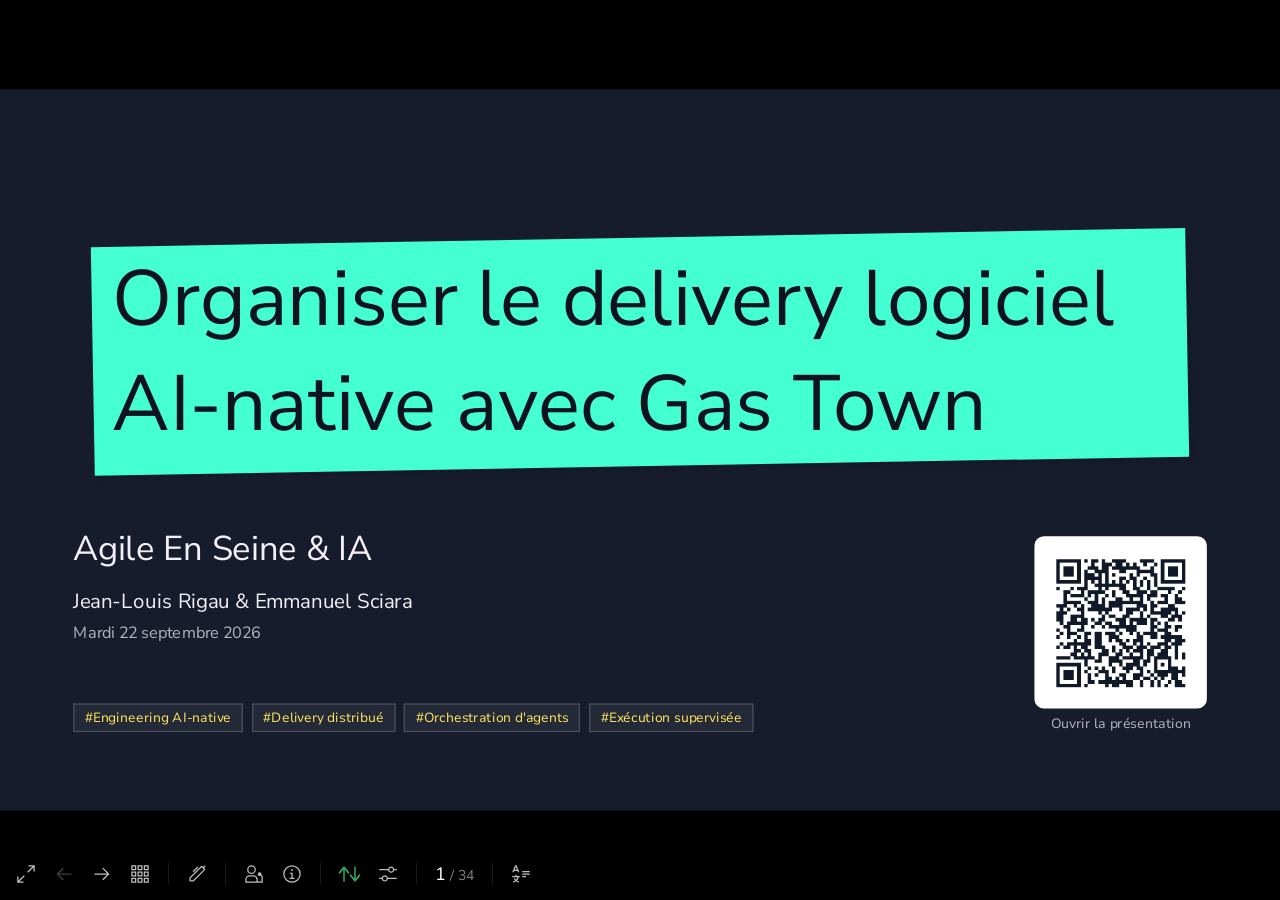
<file: decks/gastown/agile-en-seine-2026/index.html>
<!DOCTYPE html>
<html lang="en">
<head>
<meta charset="utf-8">
<meta name="viewport" content="width=device-width, initial-scale=1">
<title>Agile En Seine &amp; IA 2026 - Organiser le delivery logiciel AI-native avec Gas Town (fr)</title>
<link rel="stylesheet" href="https://fonts.googleapis.com/css2?family=Nunito+Sans:wght@200;400;600&family=Fira+Code:wght@200;400;600&display=swap" type="text/css">
<link rel="preload" as="image" href="./images/speakers/jlrigau.jpg">
<link rel="preload" as="image" href="./images/speakers/jlrigau-linkedin-qr.png">
<link rel="preload" as="image" href="./images/speakers/emmanuelsciara.jpg">
<link rel="preload" as="image" href="./images/speakers/emmanuelsciara-linkedin-qr.png">
<link rel="preload" as="image" href="./images/agile-en-seine/aqoba.png">
<link rel="preload" as="image" href="./images/agile-en-seine/digital-tango.png">
<link rel="preload" as="image" href="./images/agile-en-seine/flow-analytics-pro.png">
<link rel="preload" as="image" href="./images/agile-en-seine/aet-consulting.jpeg">
<link rel="preload" as="image" href="./images/agile-en-seine/agile4me.jpeg">
<link rel="preload" as="image" href="./images/agile-en-seine/aubay.jpg">
<link rel="preload" as="image" href="./images/agile-en-seine/coachissime.jpeg">
<link rel="preload" as="image" href="./images/agile-en-seine/fariance.jpeg">
<link rel="preload" as="image" href="./images/agile-en-seine/hymaia.png">
<link rel="preload" as="image" href="./images/agile-en-seine/inspearit.jpeg">
<link rel="preload" as="image" href="./images/agile-en-seine/jfo-conseil.jpeg">
<link rel="preload" as="image" href="./images/agile-en-seine/mc2i.png">
<link rel="preload" as="image" href="./images/agile-en-seine/mindz-up.png">
<link rel="preload" as="image" href="./images/agile-en-seine/opteamus.jpeg">
<link rel="preload" as="image" href="./images/agile-en-seine/tuleap-dassault-systemes.png">
<link rel="preload" as="image" href="./images/agile-en-seine/wakilee.jpeg">
<link rel="preload" as="image" href="./images/agile-en-seine/we-love-agility.jpeg">
<link rel="preload" as="image" href="./images/agile-en-seine/zenika.jpeg">
<link rel="preload" as="image" href="./images/agile-en-seine/event-logo-white.png">
<link rel="preload" as="image" href="./images/ai-evolution/stage-01.webp">
<link rel="preload" as="image" href="./images/ai-evolution/stage-02.webp">
<link rel="preload" as="image" href="./images/ai-evolution/stage-03.webp">
<link rel="preload" as="image" href="./images/ai-evolution/stage-04.webp">
<link rel="preload" as="image" href="./images/ai-evolution/stage-05.webp">
<link rel="preload" as="image" href="./images/ai-evolution/stage-06.webp">
<link rel="preload" as="image" href="./images/ai-evolution/stage-07.webp">
<link rel="preload" as="image" href="./images/ai-evolution/stage-08.webp">
<link rel="preload" as="image" href="./images/steve-yegge.jpg">
<link rel="preload" as="image" href="./images/vibe-coding-cover.jpg">
<link rel="preload" as="image" href="./images/screenshots/agreement-hub-initial.png">
<link rel="preload" as="image" href="./images/workshop-pair-blend.png">
<link rel="preload" as="image" href="./images/workshop-pair-success.png">
<link rel="preload" as="image" href="./images/agile-en-seine/tingevent.png">
<link rel="icon" href="https://cdn.jsdelivr.net/gh/slidevjs/slidev/assets/favicon.png">
<meta http-equiv="Content-Type" content="text/html; charset=UTF-8">
<meta property="slidev:version" content="52.15.2">
<meta name="description" content="&quot;Gas Town organizes AI-native software delivery. Live implementation on Agreement Hub.\n&quot;">
<meta property="og:title" content="Agile En Seine & IA 2026 - Organiser le delivery logiciel AI-native avec Gas Town (fr)">
<meta property="og:description" content="&quot;Gas Town organizes AI-native software delivery. Live implementation on Agreement Hub.\n&quot;">  <script type="module" crossorigin src="./assets/index-BXbnd1m4.js"></script>
  <link rel="modulepreload" crossorigin href="./assets/rolldown-runtime-S-ySWqyJ.js">
  <link rel="modulepreload" crossorigin href="./assets/modules/shiki-BoDDQ4Oe.js">
  <link rel="modulepreload" crossorigin href="./assets/modules/vue-DqNRcYRS.js">
  <link rel="stylesheet" crossorigin href="./assets/modules/shiki-BhczoDnk.css">
  <link rel="stylesheet" crossorigin href="./assets/index-C87pNEak.css">
</head>
<body>
  <div id="app"></div>
  <div id="mermaid-rendering-container"></div>
  
</body>
</html>
</file>
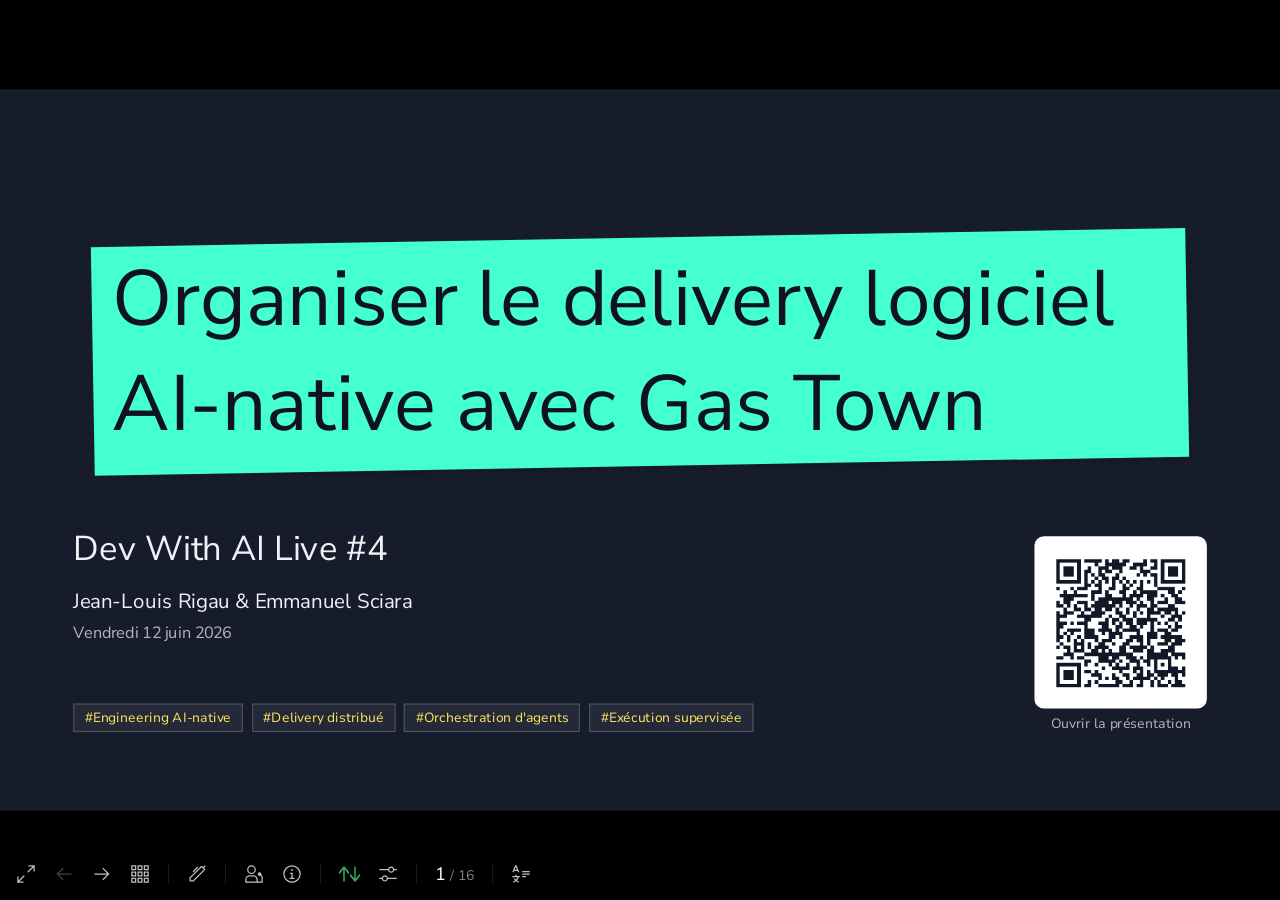
<file: decks/gastown/dev-with-ai-live-4/index.html>
<!DOCTYPE html>
<html lang="en">
<head>
<meta charset="utf-8">
<meta name="viewport" content="width=device-width, initial-scale=1">
<title>Dev With AI Live #4 - Organiser le delivery logiciel AI-native avec Gas Town (fr)</title>
<link rel="stylesheet" href="https://fonts.googleapis.com/css2?family=Nunito+Sans:wght@200;400;600&family=Fira+Code:wght@200;400;600&display=swap" type="text/css">
<link rel="preload" as="image" href="./images/speakers/jlrigau.jpg">
<link rel="preload" as="image" href="./images/speakers/jlrigau-linkedin-qr.png">
<link rel="preload" as="image" href="./images/speakers/emmanuelsciara.jpg">
<link rel="preload" as="image" href="./images/speakers/emmanuelsciara-linkedin-qr.png">
<link rel="preload" as="image" href="./images/ai-evolution/stage-01.webp">
<link rel="preload" as="image" href="./images/ai-evolution/stage-02.webp">
<link rel="preload" as="image" href="./images/ai-evolution/stage-03.webp">
<link rel="preload" as="image" href="./images/ai-evolution/stage-04.webp">
<link rel="preload" as="image" href="./images/ai-evolution/stage-05.webp">
<link rel="preload" as="image" href="./images/ai-evolution/stage-06.webp">
<link rel="preload" as="image" href="./images/ai-evolution/stage-07.webp">
<link rel="preload" as="image" href="./images/ai-evolution/stage-08.webp">
<link rel="preload" as="image" href="./images/steve-yegge.jpg">
<link rel="preload" as="image" href="./images/vibe-coding-cover.jpg">
<link rel="preload" as="image" href="./images/screenshots/agreement-hub-initial.png">
<link rel="icon" href="https://cdn.jsdelivr.net/gh/slidevjs/slidev/assets/favicon.png">
<meta http-equiv="Content-Type" content="text/html; charset=UTF-8">
<meta property="slidev:version" content="52.15.2">
<meta name="description" content="&quot;Gas Town organizes AI-native software delivery. Live implementation on Agreement Hub.\n&quot;">
<meta property="og:title" content="Dev With AI Live #4 - Organiser le delivery logiciel AI-native avec Gas Town (fr)">
<meta property="og:description" content="&quot;Gas Town organizes AI-native software delivery. Live implementation on Agreement Hub.\n&quot;">  <script type="module" crossorigin src="./assets/index-4igrcOV5.js"></script>
  <link rel="modulepreload" crossorigin href="./assets/rolldown-runtime-S-ySWqyJ.js">
  <link rel="modulepreload" crossorigin href="./assets/modules/shiki-BoDDQ4Oe.js">
  <link rel="modulepreload" crossorigin href="./assets/modules/vue-DqNRcYRS.js">
  <link rel="stylesheet" crossorigin href="./assets/modules/shiki-BhczoDnk.css">
  <link rel="stylesheet" crossorigin href="./assets/index-DwjCdWlO.css">
</head>
<body>
  <div id="app"></div>
  <div id="mermaid-rendering-container"></div>
  
</body>
</html>
</file>
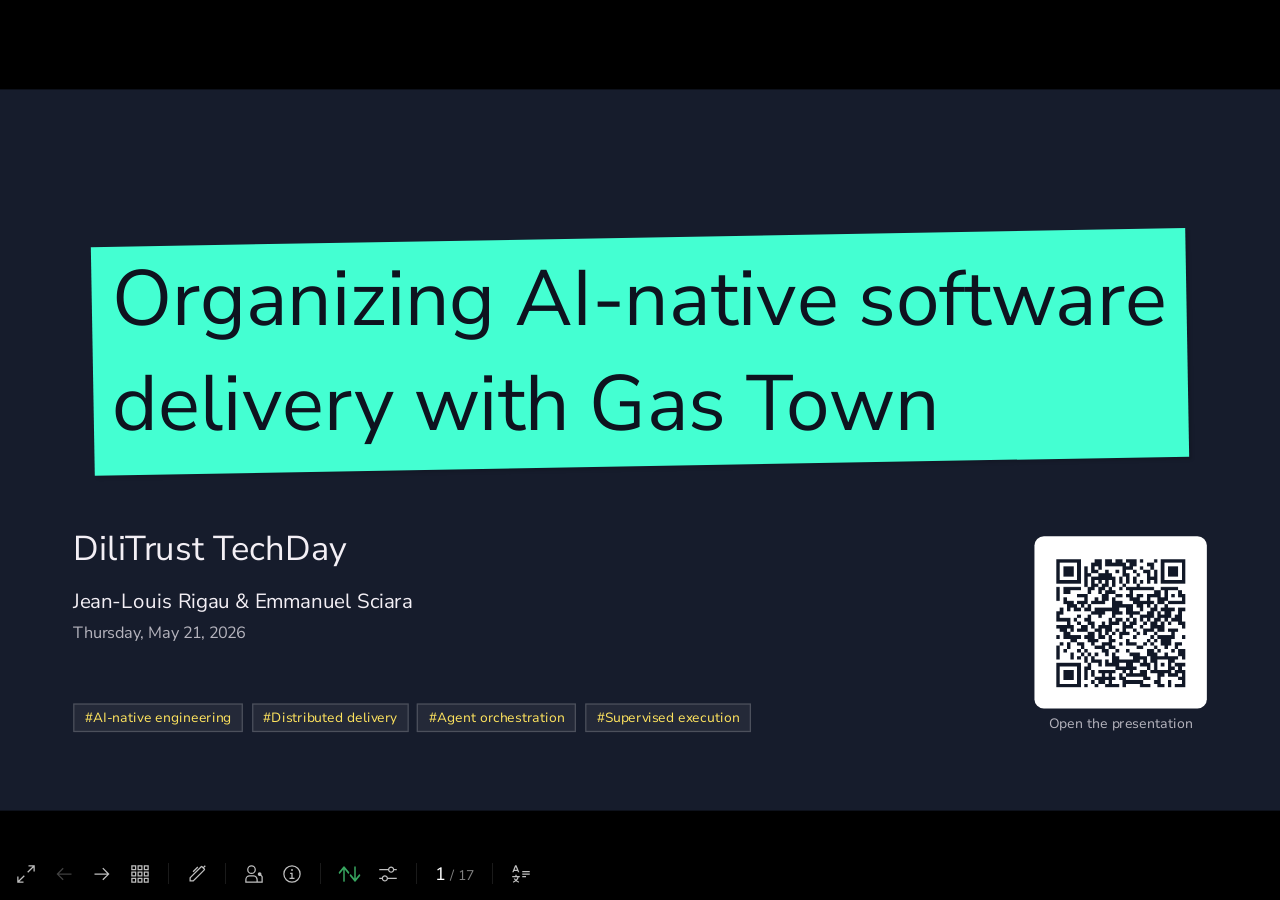
<file: decks/gastown/dilitrust-techday/index.html>
<!DOCTYPE html>
<html lang="en">
<head>
<meta charset="utf-8">
<meta name="viewport" content="width=device-width, initial-scale=1">
<title>DiliTrust TechDay - Organizing AI-native software delivery with Gas Town (en)</title>
<link rel="stylesheet" href="https://fonts.googleapis.com/css2?family=Nunito+Sans:wght@200;400;600&family=Fira+Code:wght@200;400;600&display=swap" type="text/css">
<link rel="preload" as="image" href="./images/speakers/jlrigau.jpg">
<link rel="preload" as="image" href="./images/speakers/jlrigau-linkedin-qr.png">
<link rel="preload" as="image" href="./images/speakers/emmanuelsciara.jpg">
<link rel="preload" as="image" href="./images/speakers/emmanuelsciara-linkedin-qr.png">
<link rel="preload" as="image" href="./images/ai-evolution/stage-01.webp">
<link rel="preload" as="image" href="./images/ai-evolution/stage-02.webp">
<link rel="preload" as="image" href="./images/ai-evolution/stage-03.webp">
<link rel="preload" as="image" href="./images/ai-evolution/stage-04.webp">
<link rel="preload" as="image" href="./images/ai-evolution/stage-05.webp">
<link rel="preload" as="image" href="./images/ai-evolution/stage-06.webp">
<link rel="preload" as="image" href="./images/ai-evolution/stage-07.webp">
<link rel="preload" as="image" href="./images/ai-evolution/stage-08.webp">
<link rel="preload" as="image" href="./images/steve-yegge.jpg">
<link rel="preload" as="image" href="./images/vibe-coding-cover.jpg">
<link rel="preload" as="image" href="./images/screenshots/agreement-hub-initial.png">
<link rel="icon" href="https://cdn.jsdelivr.net/gh/slidevjs/slidev/assets/favicon.png">
<meta http-equiv="Content-Type" content="text/html; charset=UTF-8">
<meta property="slidev:version" content="52.15.2">
<meta name="description" content="&quot;Gas Town organizes AI-native software delivery. Live implementation on Agreement Hub.\n&quot;">
<meta property="og:title" content="DiliTrust TechDay - Organizing AI-native software delivery with Gas Town (en)">
<meta property="og:description" content="&quot;Gas Town organizes AI-native software delivery. Live implementation on Agreement Hub.\n&quot;">  <script type="module" crossorigin src="./assets/index-BnV-ttq8.js"></script>
  <link rel="modulepreload" crossorigin href="./assets/rolldown-runtime-S-ySWqyJ.js">
  <link rel="modulepreload" crossorigin href="./assets/modules/shiki-BoDDQ4Oe.js">
  <link rel="modulepreload" crossorigin href="./assets/modules/vue-DqNRcYRS.js">
  <link rel="stylesheet" crossorigin href="./assets/modules/shiki-BhczoDnk.css">
  <link rel="stylesheet" crossorigin href="./assets/index-DwjCdWlO.css">
</head>
<body>
  <div id="app"></div>
  <div id="mermaid-rendering-container"></div>
  
</body>
</html>
</file>
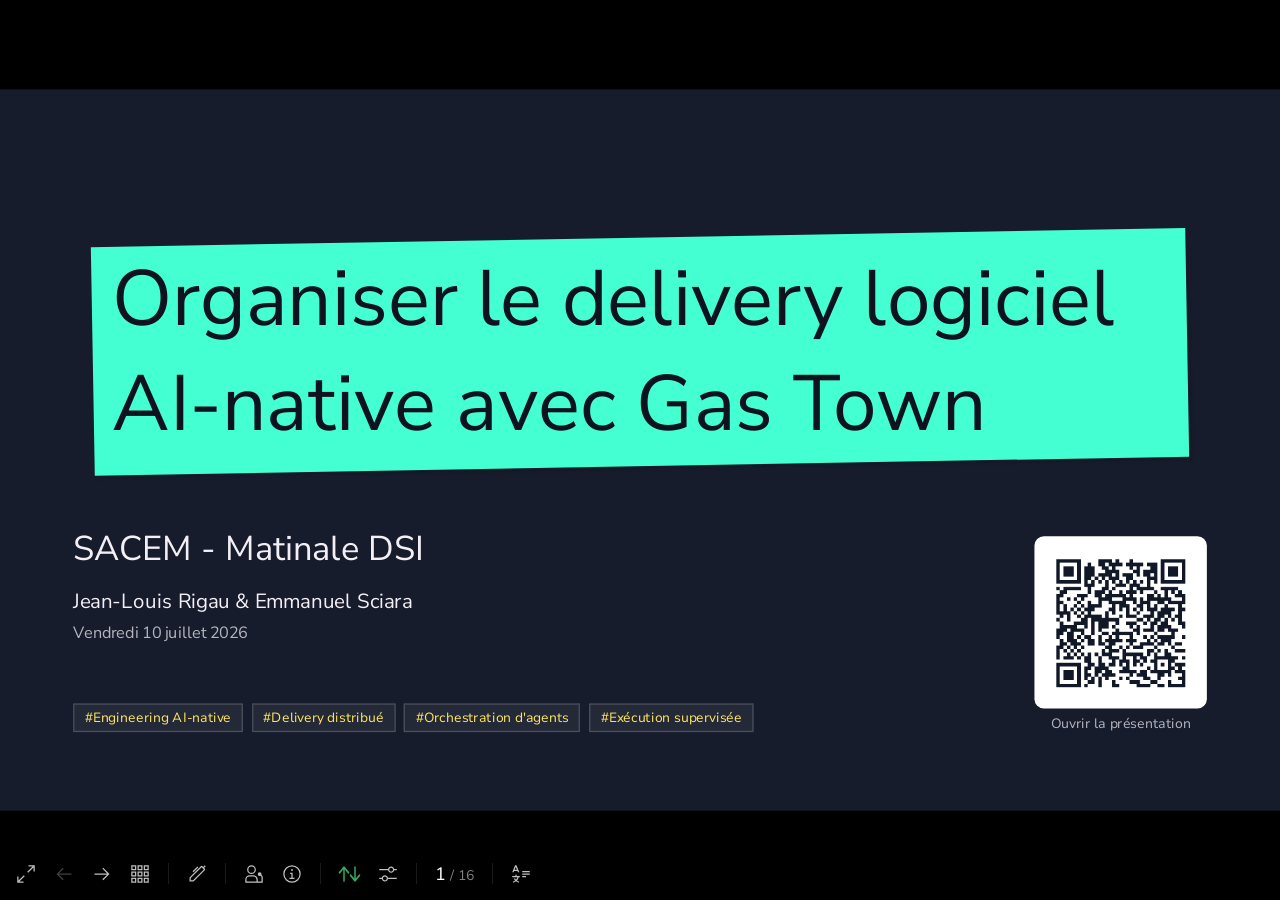
<file: decks/gastown/sacem-matinale-dsi/index.html>
<!DOCTYPE html>
<html lang="en">
<head>
<meta charset="utf-8">
<meta name="viewport" content="width=device-width, initial-scale=1">
<title>SACEM - Matinale DSI - Organiser le delivery logiciel AI-native avec Gas Town (fr)</title>
<link rel="stylesheet" href="https://fonts.googleapis.com/css2?family=Nunito+Sans:wght@200;400;600&family=Fira+Code:wght@200;400;600&display=swap" type="text/css">
<link rel="preload" as="image" href="./images/speakers/jlrigau.jpg">
<link rel="preload" as="image" href="./images/speakers/jlrigau-linkedin-qr.png">
<link rel="preload" as="image" href="./images/speakers/emmanuelsciara.jpg">
<link rel="preload" as="image" href="./images/speakers/emmanuelsciara-linkedin-qr.png">
<link rel="preload" as="image" href="./images/ai-evolution/stage-01.webp">
<link rel="preload" as="image" href="./images/ai-evolution/stage-02.webp">
<link rel="preload" as="image" href="./images/ai-evolution/stage-03.webp">
<link rel="preload" as="image" href="./images/ai-evolution/stage-04.webp">
<link rel="preload" as="image" href="./images/ai-evolution/stage-05.webp">
<link rel="preload" as="image" href="./images/ai-evolution/stage-06.webp">
<link rel="preload" as="image" href="./images/ai-evolution/stage-07.webp">
<link rel="preload" as="image" href="./images/ai-evolution/stage-08.webp">
<link rel="preload" as="image" href="./images/steve-yegge.jpg">
<link rel="preload" as="image" href="./images/vibe-coding-cover.jpg">
<link rel="preload" as="image" href="./images/screenshots/agreement-hub-initial.png">
<link rel="icon" href="https://cdn.jsdelivr.net/gh/slidevjs/slidev/assets/favicon.png">
<meta http-equiv="Content-Type" content="text/html; charset=UTF-8">
<meta property="slidev:version" content="52.15.2">
<meta name="description" content="&quot;Gas Town organizes AI-native software delivery. Live implementation on Agreement Hub.\n&quot;">
<meta property="og:title" content="SACEM - Matinale DSI - Organiser le delivery logiciel AI-native avec Gas Town (fr)">
<meta property="og:description" content="&quot;Gas Town organizes AI-native software delivery. Live implementation on Agreement Hub.\n&quot;">  <script type="module" crossorigin src="./assets/index-O2tkliET.js"></script>
  <link rel="modulepreload" crossorigin href="./assets/rolldown-runtime-S-ySWqyJ.js">
  <link rel="modulepreload" crossorigin href="./assets/modules/shiki-BoDDQ4Oe.js">
  <link rel="modulepreload" crossorigin href="./assets/modules/vue-DqNRcYRS.js">
  <link rel="stylesheet" crossorigin href="./assets/modules/shiki-BhczoDnk.css">
  <link rel="stylesheet" crossorigin href="./assets/index-DwjCdWlO.css">
</head>
<body>
  <div id="app"></div>
  <div id="mermaid-rendering-container"></div>
  
</body>
</html>
</file>
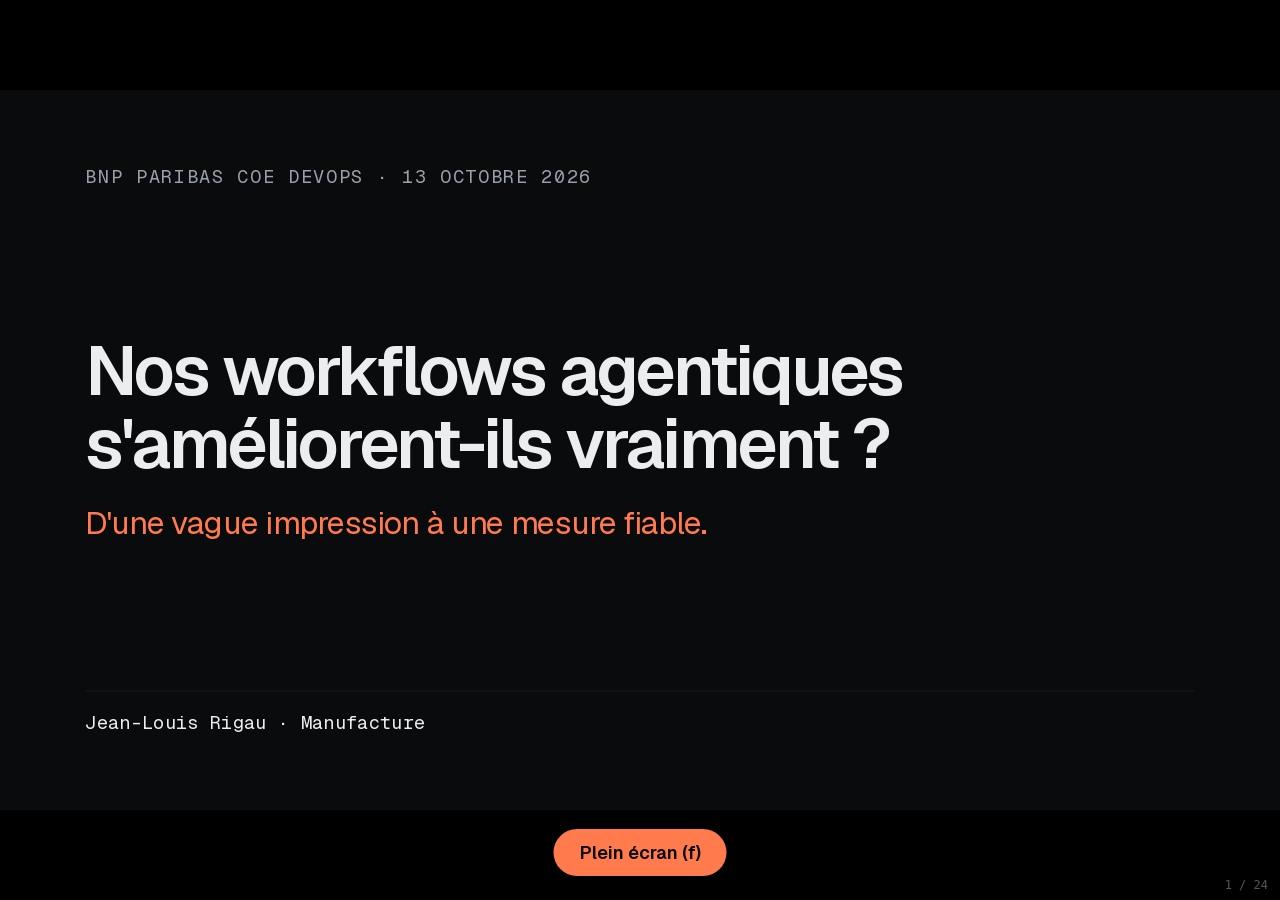
<file: decks/agentic-workflow-evaluation/bnp-coe-devops-2026.html>
<!doctype html><html lang="fr"><head><meta charset="utf-8"><meta name="viewport" content="width=device-width,initial-scale=1">
<title>Nos workflows agentiques s&#x27;améliorent-ils vraiment ? — BNP Paribas COE Devops</title>
<link rel="stylesheet" href="fonts/fonts.css">
<style>
*{margin:0;box-sizing:border-box}
html,body{height:100%;background:#000;overflow:hidden}
body{position:fixed;inset:0}
#stage{position:absolute;left:50%;top:50%;width:1920px;height:1080px;transform-origin:center}
.slide{position:absolute;inset:0;width:1920px;height:1080px;display:none !important;overflow:hidden}
.slide.on{display:flex !important}
.slide [data-build-in]{transition:opacity .35s,transform .35s}
.slide [data-build-in].hidden{opacity:0;transform:translateY(24px)}
video.clip{cursor:pointer;background:#0A0B0D}
#hud{position:fixed;right:12px;bottom:8px;font:12px monospace;color:#555}
#fs{position:fixed;left:50%;bottom:24px;transform:translateX(-50%);font:600 18px Geist,sans-serif;color:#0A0B0D;background:#FF7A4D;border:0;border-radius:999px;padding:12px 26px;cursor:pointer;transition:opacity .4s}
:fullscreen #fs{opacity:0;pointer-events:none}
html{touch-action:manipulation}
.nav{position:fixed;top:50%;transform:translateY(-50%);width:44px;height:64px;border:0;border-radius:8px;background:rgba(255,122,77,.85);color:#0A0B0D;font:600 28px/1 Geist,sans-serif;cursor:pointer;display:none}
#prev{left:8px}#next{right:8px}
@media (pointer:coarse){.nav{display:block}}
</style></head><body>
<div id="stage">
<section class="slide" data-id="cover" id="cover" data-transition="fade" style="background:#0A0B0D;color:#ECEDEE;font-family:'Geist', Arial, sans-serif;padding:112px 128px;display:flex;flex-direction:column;gap:32px">

<p style="font-family:'Geist Mono', 'Courier New', monospace;font-size:28px;letter-spacing:2px;text-transform:uppercase;color:#9AA1AB">BNP Paribas COE Devops · 13 octobre 2026</p>
<div style="flex:1"></div>
<h1 style="font-size:104px;font-weight:600;line-height:1.05;letter-spacing:-4px;color:#ECEDEE">Nos workflows agentiques s'améliorent-ils vraiment ?</h1>
<p style="font-size:48px;line-height:1.35;color:#FF7A4D;letter-spacing:-1px">D'une vague impression à une mesure fiable.</p>
<div style="flex:1"></div>
<div style="display:flex;align-items:center;gap:24px;border-top:1px solid #1E2127;padding-top:28px"><p style="font-family:'Geist Mono', 'Courier New', monospace;font-size:28px;line-height:1.35;color:#ECEDEE;">Jean-Louis Rigau · Manufacture</p></div>

</section>

<section class="slide" data-id="hook" id="hook" data-transition="fade" style="background:#0A0B0D;color:#ECEDEE;font-family:'Geist', Arial, sans-serif">
<div style="position:absolute;left:128px;bottom:64px;width:1664px;height:4px;background:#1E2127"></div><div style="position:absolute;left:128px;bottom:64px;width:139px;height:4px;background:#FF7A4D"></div><p style="position:absolute;left:128px;bottom:88px;width:1664px;font-family:'Geist Mono', 'Courier New', monospace;font-size:28px;line-height:1.2;color:#9AA1AB">Ouverture</p>
<p data-build-in="rise 1" style="position:absolute;left:128px;width:1664px;font-size:60px;font-weight:400;line-height:1.15;letter-spacing:-2px;color:#B4BAC2;top:200px">Vous ajoutez un skill...</p><p data-build-in="rise 2" style="position:absolute;left:128px;width:1664px;font-size:60px;font-weight:400;line-height:1.15;letter-spacing:-2px;color:#B4BAC2;top:280px">Vous faites relire le travail d'un agent par un autre...</p><p data-build-in="rise 3" style="position:absolute;left:128px;width:1664px;font-size:60px;font-weight:400;line-height:1.15;letter-spacing:-2px;color:#B4BAC2;top:360px">Vous changez de modèle...</p><p data-build-in="rise 4" style="position:absolute;left:128px;width:1664px;font-size:60px;font-weight:400;line-height:1.15;letter-spacing:-2px;color:#B4BAC2;top:500px;color:#ECEDEE;font-weight:500">Et vous trouvez que ça s'améliore !</p><p data-build-in="rise 5" style="position:absolute;left:128px;top:660px;width:1664px;font-size:120px;font-weight:600;line-height:1.05;letter-spacing:-4px;color:#FF7A4D">Mais comment en être sûr ?</p>

</section>

<section class="slide" data-id="speaker" id="speaker" data-transition="fade" style="background:#0A0B0D;color:#ECEDEE;font-family:'Geist', Arial, sans-serif;font-size:36px;padding:112px 128px 200px;display:flex;flex-direction:column;gap:40px">
<div style="position:absolute;left:128px;bottom:64px;width:1664px;height:4px;background:#1E2127"></div><div style="position:absolute;left:128px;bottom:64px;width:208px;height:4px;background:#FF7A4D"></div><p style="position:absolute;left:128px;bottom:88px;width:1664px;font-family:'Geist Mono', 'Courier New', monospace;font-size:28px;line-height:1.2;color:#9AA1AB">Ouverture</p>
<div style="flex:1"></div>
<div style="display:flex;gap:96px;align-items:center">
<img src="assets/speaker.jpg" alt="Jean-Louis Rigau" style="width:440px;height:440px;object-fit:cover;border-radius:50%;border:3px solid #FF7A4D">
<div style="flex:1;display:flex;flex-direction:column;gap:24px">
<h2 style="font-size:80px;font-weight:600;line-height:1.05;letter-spacing:-2px;color:#ECEDEE">Jean-Louis Rigau</h2>
<p style="font-size:36px;line-height:1.35;color:#FF7A4D;">Vibe coder & AI-native advisor @ Manufacture</p>
<p style="font-size:36px;line-height:1.35;color:#ECEDEE;">J'aide les entreprises à construire des organisations agentiques, de l'outillage au delivery, en mesurant ce que les agents changent vraiment.</p>
</div></div>
<div style="flex:1"></div>
<div style="display:flex;gap:0px;justify-content:flex-end">
<div style="display:flex;flex-direction:column;gap:12px;align-items:center;width:260px"><img src="assets/qr-linkedin.png" alt="QR code du profil LinkedIn de Jean-Louis Rigau" style="width:180px;height:180px;object-fit:contain;border-radius:12px"><p style="font-family:'Geist Mono', 'Courier New', monospace;font-size:28px;line-height:1.35;color:#B4BAC2;text-align:center">LinkedIn</p></div>
</div>
<img src="assets/qa-arrow.png" alt="" style="position:absolute;left:1331px;top:556px;width:300px;height:260px">

</section>

<section class="slide" data-id="godel" id="godel" data-transition="fade" style="background:#0A0B0D;color:#ECEDEE;font-family:'Geist', Arial, sans-serif;font-size:36px;padding:112px 128px 200px;display:flex;flex-direction:column;gap:40px">
<div style="position:absolute;left:128px;bottom:64px;width:1664px;height:4px;background:#1E2127"></div><div style="position:absolute;left:128px;bottom:64px;width:277px;height:4px;background:#FF7A4D"></div><p style="position:absolute;left:128px;bottom:88px;width:1664px;font-family:'Geist Mono', 'Courier New', monospace;font-size:28px;line-height:1.2;color:#9AA1AB">Ouverture</p>
<div style="display:flex;align-items:baseline;gap:28px;border-bottom:1px solid #1E2127;padding-bottom:20px"><p style="font-family:'Geist Mono', 'Courier New', monospace;font-size:28px;color:#FF7A4D">04</p><h2 style="flex:1;font-size:64px;font-weight:600;line-height:1.1;letter-spacing:-2px;color:#ECEDEE">On ne sait pas prouver, alors on mesure</h2></div>
<div style="display:flex;gap:40px;align-items:stretch">
<div style="flex:1;display:flex;flex-direction:column;gap:12px;border:1px solid #1E2127;border-radius:14px;padding:28px"><p style="font-family:'Geist Mono', 'Courier New', monospace;font-size:28px;letter-spacing:2px;text-transform:uppercase;color:#9AA1AB">2003 · l'idéal théorique</p><h3 style="font-size:48px;font-weight:600;line-height:1.1;letter-spacing:-1px;color:#ECEDEE">Machine de Gödel</h3><p style="font-size:36px;line-height:1.35;color:#B4BAC2;">Jürgen Schmidhuber imagine une machine qui réécrit son propre code, mais seulement si elle <b>prouve</b> que c'est mieux.</p></div>
<div style="display:flex;align-items:center"><svg width="40" height="20" viewBox="0 0 40 20" style="display:block;flex:none"><path d="M0 8h30V2l10 8-10 8v-6H0z" fill="#9AA1AB"/></svg></div>
<div style="flex:1;display:flex;flex-direction:column;gap:12px;border:1px solid #1E2127;border-radius:14px;padding:28px"><p style="font-family:'Geist Mono', 'Courier New', monospace;font-size:28px;letter-spacing:2px;text-transform:uppercase;color:#9AA1AB">aujourd'hui · en pratique</p><h3 style="font-size:48px;font-weight:600;line-height:1.1;letter-spacing:-1px;color:#FF7A4D">Une approche empirique</h3><p style="font-size:36px;line-height:1.35;color:#B4BAC2;">Prouver, on ne sait pas. Alors on <b>mesure</b> chaque changement sur de vrais essais, et on ne garde que ce qui améliore vraiment le résultat.</p></div>
</div>
<div style="display:flex;flex-direction:column;gap:6px;padding:20px 28px;background:#0F1114;border:1px solid #1E2127;border-radius:14px"><p style="font-size:36px;line-height:1.35;">Une mesure ne prouve rien... mais elle remplace les impressions par des faits.</p></div>

</section>

<section class="slide" data-id="bench-tl" id="bench-tl" data-transition="fade" style="background:#0A0B0D;color:#ECEDEE;font-family:'Geist', Arial, sans-serif;font-size:36px;padding:112px 128px 200px;display:flex;flex-direction:column;gap:40px">
<div style="position:absolute;left:128px;bottom:64px;width:1664px;height:4px;background:#1E2127"></div><div style="position:absolute;left:128px;bottom:64px;width:347px;height:4px;background:#FF7A4D"></div><p style="position:absolute;left:128px;bottom:88px;width:1664px;font-family:'Geist Mono', 'Courier New', monospace;font-size:28px;line-height:1.2;color:#9AA1AB">Ouverture</p>
<div style="display:flex;align-items:baseline;gap:28px;border-bottom:1px solid #1E2127;padding-bottom:20px"><p style="font-family:'Geist Mono', 'Courier New', monospace;font-size:28px;color:#FF7A4D">05</p><h2 style="flex:1;font-size:64px;font-weight:600;line-height:1.1;letter-spacing:-2px;color:#ECEDEE">Les benchmarks mesurent les modèles, pas nos workflows</h2></div>
<div style="flex:1"></div>
<div style="position:relative;display:flex;gap:24px">
<div style="position:absolute;left:10px;right:10px;top:10px;height:2px;background:#262A31"></div>
<div style="flex:1;display:flex;flex-direction:column;gap:10px"><div style="width:20px;height:20px;border-radius:50%;background:#0A0B0D;border:3px solid #FF7A4D"></div><p style="font-family:'Geist Mono', 'Courier New', monospace;font-size:28px;line-height:1.35;color:#FF7A4D;">2021</p><p style="font-size:28px;line-height:1.35;color:#ECEDEE;font-weight:600">HumanEval</p><p style="font-size:28px;line-height:1.35;color:#B4BAC2;">Du code qui passe des tests.</p></div><div style="flex:1;display:flex;flex-direction:column;gap:10px"><div style="width:20px;height:20px;border-radius:50%;background:#0A0B0D;border:3px solid #FF7A4D"></div><p style="font-family:'Geist Mono', 'Courier New', monospace;font-size:28px;line-height:1.35;color:#FF7A4D;">2023</p><p style="font-size:28px;line-height:1.35;color:#ECEDEE;font-weight:600">SWE-bench</p><p style="font-size:28px;line-height:1.35;color:#B4BAC2;">De vraies issues, dans des dépôts publics.</p></div><div style="flex:1;display:flex;flex-direction:column;gap:10px"><div style="width:20px;height:20px;border-radius:50%;background:#0A0B0D;border:3px solid #FF7A4D"></div><p style="font-family:'Geist Mono', 'Courier New', monospace;font-size:28px;line-height:1.35;color:#FF7A4D;">2024</p><p style="font-size:28px;line-height:1.35;color:#ECEDEE;font-weight:600">AI Agents That Matter</p><p style="font-size:28px;line-height:1.35;color:#B4BAC2;">Mesurer aussi le coût et la reproductibilité.</p></div><div style="flex:1;display:flex;flex-direction:column;gap:10px"><div style="width:20px;height:20px;border-radius:50%;background:#0A0B0D;border:3px solid #FF7A4D"></div><p style="font-family:'Geist Mono', 'Courier New', monospace;font-size:28px;line-height:1.35;color:#FF7A4D;">2025</p><p style="font-size:28px;line-height:1.35;color:#ECEDEE;font-weight:600">SWE-bench Pro</p><p style="font-size:28px;line-height:1.35;color:#B4BAC2;">Des tâches longues, sur 41 dépôts actifs.</p></div><div style="flex:1;display:flex;flex-direction:column;gap:10px"><div style="width:20px;height:20px;border-radius:50%;background:#0A0B0D;border:3px solid #FF7A4D"></div><p style="font-family:'Geist Mono', 'Courier New', monospace;font-size:28px;line-height:1.35;color:#FF7A4D;">2025</p><p style="font-size:28px;line-height:1.35;color:#ECEDEE;font-weight:600">Étude METR</p><p style="font-size:28px;line-height:1.35;color:#B4BAC2;">Des devs 19 % plus lents avec l'IA, qui se croyaient 20 % plus rapides.</p></div><div style="flex:1;display:flex;flex-direction:column;gap:10px"><div style="width:20px;height:20px;border-radius:50%;background:#FF7A4D;border:3px solid #FF7A4D"></div><p style="font-family:'Geist Mono', 'Courier New', monospace;font-size:28px;line-height:1.35;color:#FF7A4D;">2026</p><p style="font-size:28px;line-height:1.35;color:#ECEDEE;font-weight:600">Effet scaffold</p><p style="font-size:28px;line-height:1.35;color:#B4BAC2;">Le harnais, une variable cachée des classements.</p></div>
</div>
<div style="flex:1"></div>
<div style="display:flex;flex-direction:column;gap:6px;padding:20px 28px;background:#0F1114;border:1px solid #1E2127;border-radius:14px"><p style="font-size:36px;line-height:1.35;">Les benchmarks le montrent : le workflow compte. Mais pour savoir si le nôtre s'améliore, il faut le mesurer sur nos propres tâches.</p></div>

</section>

<section class="slide" data-id="part1" id="part1" data-transition="fade" style="background:#0A0B0D;color:#ECEDEE;font-family:'Geist', Arial, sans-serif;padding:112px 128px 160px;display:flex;flex-direction:column;gap:32px">
<div style="position:absolute;left:128px;bottom:64px;width:1664px;height:4px;background:#1E2127"></div><div style="position:absolute;left:128px;bottom:64px;width:416px;height:4px;background:#FF7A4D"></div>
<p style="font-family:'Geist Mono', 'Courier New', monospace;font-size:28px;letter-spacing:2px;text-transform:uppercase;color:#FF7A4D">partie 1</p>
<div style="flex:1"></div>
<h1 style="font-size:104px;font-weight:600;line-height:1.05;letter-spacing:-4px;color:#ECEDEE">La mesure</h1>
<div style="flex:1"></div>
<div style="display:flex;gap:32px"><div style="flex:1;display:flex;flex-direction:column;gap:8px;border-top:2px solid #FF7A4D;padding-top:14px"><p style="font-family:'Geist Mono', 'Courier New', monospace;font-size:28px;line-height:1.35;color:#FF7A4D;">préparer</p><p style="font-size:28px;line-height:1.35;color:#B4BAC2;">Une application, le choix d'un use case, des critères d'acceptation.</p></div><div style="flex:1;display:flex;flex-direction:column;gap:8px;border-top:2px solid #262A31;padding-top:14px"><p style="font-family:'Geist Mono', 'Courier New', monospace;font-size:28px;line-height:1.35;color:#FF7A4D;">mesurer</p><p style="font-size:28px;line-height:1.35;color:#B4BAC2;">S'outiller, observer et comparer chaque run.</p></div><div style="flex:1;display:flex;flex-direction:column;gap:8px;border-top:2px solid #262A31;padding-top:14px"><p style="font-family:'Geist Mono', 'Courier New', monospace;font-size:28px;line-height:1.35;color:#FF7A4D;">évaluer</p><p style="font-size:28px;line-height:1.35;color:#B4BAC2;">Se poser les bonnes questions.</p></div></div>

</section>

<section class="slide" data-id="prepare" id="prepare" data-transition="fade" style="background:#0A0B0D;color:#ECEDEE;font-family:'Geist', Arial, sans-serif;font-size:36px;padding:112px 128px 180px;display:flex;flex-direction:column;gap:40px;gap:28px">
<div style="position:absolute;left:128px;bottom:64px;width:1664px;height:4px;background:#1E2127"></div><div style="position:absolute;left:128px;bottom:64px;width:485px;height:4px;background:#FF7A4D"></div><p style="position:absolute;left:128px;bottom:88px;width:1664px;font-family:'Geist Mono', 'Courier New', monospace;font-size:28px;line-height:1.2;color:#9AA1AB">Partie 1 · La mesure — préparer</p>
<div style="display:flex;align-items:baseline;gap:28px;border-bottom:1px solid #1E2127;padding-bottom:20px"><p style="font-family:'Geist Mono', 'Courier New', monospace;font-size:28px;color:#FF7A4D">07</p><h2 style="flex:1;font-size:64px;font-weight:600;line-height:1.1;letter-spacing:-2px;color:#ECEDEE">Une application et un use case comme terrain de jeu</h2></div>
<div style="display:flex;gap:48px;align-items:flex-start">
<div style="width:760px;display:flex;flex-direction:column;gap:10px">
<img src="assets/app-baseline.png" alt="Agreement Hub au départ : la gestion de contrats, sans bibliothèque de clauses" style="width:760px;height:380px;object-fit:contain;border:1px solid #1E2127;border-radius:12px">
<p style="font-family:'Geist Mono', 'Courier New', monospace;font-size:28px;line-height:1.35;color:#9AA1AB;">Agreement Hub au départ · React, Express, SQLite, 24 tests (TU + Playwright)</p>
</div>
<div style="flex:1;display:flex;flex-direction:column;gap:20px">
<div style="display:flex;flex-direction:column;gap:10px"><p style="font-family:'Geist Mono', 'Courier New', monospace;font-size:28px;letter-spacing:2px;text-transform:uppercase;color:#FF7A4D">le use case · AH02</p>
<p style="font-size:30px;line-height:1.35;">Une bibliothèque de clauses : les créer, les archiver, les insérer dans un contrat avec leur provenance.</p></div>
<div style="display:flex;flex-direction:column;gap:2px;border:2px solid #FF7A4D;border-radius:14px;padding:12px 24px;background:#0F1114"><p style="font-family:'Geist Mono', 'Courier New', monospace;font-size:28px;letter-spacing:2px;text-transform:uppercase;color:#FF7A4D">exigence clé</p><p style="font-size:32px;line-height:1.35;color:#ECEDEE;font-weight:600">Aucun doublon, même en cas de retry.</p></div>
<div style="display:flex;flex-direction:column;gap:6px"><p style="font-family:'Geist Mono', 'Courier New', monospace;font-size:28px;letter-spacing:2px;text-transform:uppercase;color:#9AA1AB">19 critères d'acceptation</p><div style="display:flex;gap:20px;align-items:baseline;border-bottom:1px solid #1E2127;padding:4px 0"><p style="font-family:'Geist Mono', 'Courier New', monospace;font-size:28px;line-height:1.35;color:#FF7A4D;width:56px">L0</p><p style="font-family:'Geist Mono', 'Courier New', monospace;font-size:28px;line-height:1.35;color:#ECEDEE;width:40px;text-align:right">1</p><p style="font-size:28px;line-height:1.35;color:#B4BAC2;flex:1">le CRUD des contrats existant reste intact</p></div><div style="display:flex;gap:20px;align-items:baseline;border-bottom:1px solid #1E2127;padding:4px 0"><p style="font-family:'Geist Mono', 'Courier New', monospace;font-size:28px;line-height:1.35;color:#FF7A4D;width:56px">L1</p><p style="font-family:'Geist Mono', 'Courier New', monospace;font-size:28px;line-height:1.35;color:#ECEDEE;width:40px;text-align:right">8</p><p style="font-size:28px;line-height:1.35;color:#B4BAC2;flex:1">créer, lister, éditer une clause, ses révisions</p></div><div style="display:flex;gap:20px;align-items:baseline;border-bottom:1px solid #1E2127;padding:4px 0"><p style="font-family:'Geist Mono', 'Courier New', monospace;font-size:28px;line-height:1.35;color:#FF7A4D;width:56px">L2</p><p style="font-family:'Geist Mono', 'Courier New', monospace;font-size:28px;line-height:1.35;color:#ECEDEE;width:40px;text-align:right">3</p><p style="font-size:28px;line-height:1.35;color:#B4BAC2;flex:1">archiver, restaurer, filtrer</p></div><div style="display:flex;gap:20px;align-items:baseline;border-bottom:1px solid #1E2127;padding:4px 0"><p style="font-family:'Geist Mono', 'Courier New', monospace;font-size:28px;line-height:1.35;color:#FF7A4D;width:56px">L3</p><p style="font-family:'Geist Mono', 'Courier New', monospace;font-size:28px;line-height:1.35;color:#ECEDEE;width:40px;text-align:right">7</p><p style="font-size:28px;line-height:1.35;color:#B4BAC2;flex:1">prévisualiser, insérer avec provenance, retry sans doublon</p></div></div>
</div></div>
<div style="flex:1"></div>
<div style="display:flex;flex-direction:column;gap:6px;padding:20px 28px;background:#0F1114;border:1px solid #1E2127;border-radius:14px"><p style="font-size:36px;line-height:1.35;">Ce que « réussir » veut dire est fixé avant le premier run, et vérifié comme un utilisateur.</p></div>

</section>

<section class="slide" data-id="iterate" id="iterate" data-transition="fade" style="background:#0A0B0D;color:#ECEDEE;font-family:'Geist', Arial, sans-serif;font-size:36px;padding:112px 128px 170px;display:flex;flex-direction:column;gap:40px;gap:16px">
<div style="position:absolute;left:128px;bottom:64px;width:1664px;height:4px;background:#1E2127"></div><div style="position:absolute;left:128px;bottom:64px;width:555px;height:4px;background:#FF7A4D"></div><p style="position:absolute;left:128px;bottom:88px;width:1664px;font-family:'Geist Mono', 'Courier New', monospace;font-size:28px;line-height:1.2;color:#9AA1AB">Partie 1 · La mesure — préparer</p>
<div style="display:flex;align-items:baseline;gap:28px;border-bottom:1px solid #1E2127;padding-bottom:20px"><p style="font-family:'Geist Mono', 'Courier New', monospace;font-size:28px;color:#FF7A4D">08</p><h2 style="flex:1;font-size:64px;font-weight:600;line-height:1.1;letter-spacing:-2px;color:#ECEDEE">Un skill et un workflow comme point de départ</h2></div>
<div style="display:flex;gap:48px;align-items:stretch">
<div style="flex:2;display:flex;flex-direction:column;gap:14px"><p style="font-family:'Geist Mono', 'Courier New', monospace;font-size:28px;letter-spacing:2px;text-transform:uppercase;color:#FF7A4D">le workflow de départ</p>
<div style="flex:1;display:flex;gap:12px;align-items:stretch">
<div style="flex:1;display:flex;flex-direction:column;gap:8px;border:2px dashed transparent;padding:10px 0 12px">
<p aria-hidden="true" style="font-family:'Geist Mono', 'Courier New', monospace;font-size:24px;line-height:1.2;color:transparent">&nbsp;</p>
<div style="flex:1;display:flex"><div style="flex:1;display:flex;flex-direction:column;gap:8px;border:1px solid #1E2127;border-radius:14px;padding:20px 22px;background:#0F1114"><p style="font-size:32px;line-height:1.35;color:#ECEDEE;font-weight:600">Implémenter</p><p style="font-size:28px;line-height:1.35;color:#B4BAC2;">L'agent code la fonctionnalité.</p><p style="margin-top:auto;align-self:flex-end;font-family:'Geist Mono', 'Courier New', monospace;font-size:24px;color:#0A0B0D;background:#FF7A4D;border-radius:999px;padding:2px 14px">+ skill</p></div></div></div><div style="display:flex;align-items:center"><svg width="40" height="20" viewBox="0 0 40 20" style="display:block;flex:none"><path d="M0 8h30V2l10 8-10 8v-6H0z" fill="#9AA1AB"/></svg></div>
<div style="flex:2.3;display:flex;flex-direction:column;gap:8px;border:2px dashed #FF7A4D;border-radius:18px;padding:10px 12px 12px">
<p style="font-family:'Geist Mono', 'Courier New', monospace;font-size:24px;line-height:1.2;color:#FF7A4D">review</p>
<div style="flex:1;display:flex;gap:12px;align-items:stretch">
<div style="position:relative;flex:1;display:flex;flex-direction:column;gap:8px;border:1px solid #1E2127;border-radius:14px;padding:20px 22px;background:#0F1114"><p style="font-size:32px;line-height:1.35;color:#ECEDEE;font-weight:600">Relire</p><p style="font-size:28px;line-height:1.35;color:#B4BAC2;">Un autre agent, sans le verdict.</p></div><div style="display:flex;align-items:center"><svg width="40" height="20" viewBox="0 0 40 20" style="display:block;flex:none"><path d="M0 8h30V2l10 8-10 8v-6H0z" fill="#9AA1AB"/></svg></div>
<div style="position:relative;flex:1;display:flex;flex-direction:column;gap:8px;border:1px solid #1E2127;border-radius:14px;padding:20px 22px;background:#0F1114"><p style="font-size:32px;line-height:1.35;color:#ECEDEE;font-weight:600">Corriger</p><p style="font-size:28px;line-height:1.35;color:#B4BAC2;">Une nouvelle session vérifie la review et corrige.</p></div>
</div></div>
</div></div>
<div style="flex:1;display:flex;flex-direction:column;gap:14px"><p style="font-family:'Geist Mono', 'Courier New', monospace;font-size:28px;letter-spacing:2px;text-transform:uppercase;color:#FF7A4D">4 configurations comparées</p>
<div style="flex:1;display:grid;grid-template-columns:1fr 1fr;gap:12px"><div style="display:flex;flex-direction:column;justify-content:center;gap:4px;border:1px solid #1E2127;border-radius:10px;padding:10px 18px"><p style="font-family:'Geist Mono', 'Courier New', monospace;font-size:28px;line-height:1.35;color:#FF7A4D;">C0</p><p style="font-size:28px;line-height:1.35;color:#B4BAC2;">agent seul</p></div><div style="display:flex;flex-direction:column;justify-content:center;gap:4px;border:1px solid #1E2127;border-radius:10px;padding:10px 18px"><p style="font-family:'Geist Mono', 'Courier New', monospace;font-size:28px;line-height:1.35;color:#FF7A4D;">CB</p><p style="font-size:28px;line-height:1.35;color:#B4BAC2;">+ skill</p></div><div style="display:flex;flex-direction:column;justify-content:center;gap:4px;border:1px solid #1E2127;border-radius:10px;padding:10px 18px"><p style="font-family:'Geist Mono', 'Courier New', monospace;font-size:28px;line-height:1.35;color:#FF7A4D;">CR</p><p style="font-size:28px;line-height:1.35;color:#B4BAC2;">+ review</p></div><div style="display:flex;flex-direction:column;justify-content:center;gap:4px;border:1px solid #1E2127;border-radius:10px;padding:10px 18px"><p style="font-family:'Geist Mono', 'Courier New', monospace;font-size:28px;line-height:1.35;color:#FF7A4D;">CBR</p><p style="font-size:28px;line-height:1.35;color:#B4BAC2;">les deux</p></div></div>
</div></div>
<div style="flex:1"></div>
<div style="display:flex;flex-direction:column;gap:14px"><p style="font-family:'Geist Mono', 'Courier New', monospace;font-size:28px;letter-spacing:2px;text-transform:uppercase;color:#FF7A4D">puis itérer sur le skill</p>
<p style="font-size:28px;line-height:1.35;color:#ECEDEE;">Un skill qui aide l'agent à transformer l'énoncé en vérifications observables.</p>
<div style="display:flex;gap:28px"><div style="flex:1;display:flex;flex-direction:column;gap:6px;border-top:2px solid #262A31;padding-top:12px"><p style="font-family:'Geist Mono', 'Courier New', monospace;font-size:28px;line-height:1.35;color:#FF7A4D;">skill v1</p><p style="font-size:28px;line-height:1.35;color:#ECEDEE;font-weight:600">Une matrice de vérification</p><p style="font-family:'Geist Mono', 'Courier New', monospace;font-size:28px;line-height:1.35;color:#B4BAC2;">→ aucun gain</p></div><div style="flex:1;display:flex;flex-direction:column;gap:6px;border-top:2px solid #262A31;padding-top:12px"><p style="font-family:'Geist Mono', 'Courier New', monospace;font-size:28px;line-height:1.35;color:#FF7A4D;">skill v2</p><p style="font-size:28px;line-height:1.35;color:#ECEDEE;font-weight:600">Des contre-exemples ciblés</p><p style="font-family:'Geist Mono', 'Courier New', monospace;font-size:28px;line-height:1.35;color:#B4BAC2;">→ retry testé, aucun gain</p></div><div style="flex:1;display:flex;flex-direction:column;gap:6px;border-top:2px solid #262A31;padding-top:12px"><p style="font-family:'Geist Mono', 'Courier New', monospace;font-size:28px;line-height:1.35;color:#FF7A4D;">skill v3</p><p style="font-size:28px;line-height:1.35;color:#ECEDEE;font-weight:600">Exécuter, pas cocher</p><p style="font-family:'Geist Mono', 'Courier New', monospace;font-size:28px;line-height:1.35;color:#B4BAC2;">→ testé seulement en pilote</p></div></div></div>
<div style="flex:1"></div>
<div style="display:flex;flex-direction:column;gap:6px;padding:20px 28px;background:#0F1114;border:1px solid #1E2127;border-radius:14px"><p style="font-size:36px;line-height:1.35;">Écrire, mesurer, corriger, recommencer : un skill se construit par itérations.</p></div>

</section>

<section class="slide" data-id="tooling" id="tooling" data-transition="fade" style="background:#0A0B0D;color:#ECEDEE;font-family:'Geist', Arial, sans-serif;font-size:36px;padding:112px 128px 200px;display:flex;flex-direction:column;gap:40px;gap:32px">
<div style="position:absolute;left:128px;bottom:64px;width:1664px;height:4px;background:#1E2127"></div><div style="position:absolute;left:128px;bottom:64px;width:624px;height:4px;background:#FF7A4D"></div><p style="position:absolute;left:128px;bottom:88px;width:1664px;font-family:'Geist Mono', 'Courier New', monospace;font-size:28px;line-height:1.2;color:#9AA1AB">Partie 1 · La mesure — mesurer</p>
<div style="display:flex;align-items:baseline;gap:28px;border-bottom:1px solid #1E2127;padding-bottom:20px"><p style="font-family:'Geist Mono', 'Courier New', monospace;font-size:28px;color:#FF7A4D">09</p><h2 style="flex:1;font-size:64px;font-weight:600;line-height:1.1;letter-spacing:-2px;color:#ECEDEE">La chaîne de mesure, du plan au résultat</h2></div>
<div style="display:flex;flex-direction:column;gap:14px"><div style="display:flex;align-items:center;gap:16px"><p style="font-family:'Geist Mono', 'Courier New', monospace;font-size:24px;color:#FF7A4D;border:1.5px solid #FF7A4D;border-radius:999px;padding:2px 14px;white-space:nowrap;flex:none">étude r07a</p><p style="font-size:28px;line-height:1.35;color:#ECEDEE;">le skill et la review font-ils mieux que l'agent seul ?</p></div>
<div style="display:flex;gap:24px"><div style="flex:1;display:flex;align-items:baseline;gap:14px;border-top:2px solid #262A31;padding-top:10px"><p style="font-size:44px;line-height:1.35;color:#ECEDEE;font-weight:600;white-space:nowrap">3 × 4</p><p style="font-size:28px;line-height:1.35;color:#B4BAC2;">modèles × workflows</p></div><div style="flex:1;display:flex;align-items:baseline;gap:14px;border-top:2px solid #262A31;padding-top:10px"><p style="font-size:44px;line-height:1.35;color:#ECEDEE;font-weight:600;white-space:nowrap">× 5</p><p style="font-size:28px;line-height:1.35;color:#B4BAC2;">répétitions</p></div><div style="flex:1;display:flex;align-items:baseline;gap:14px;border-top:2px solid #262A31;padding-top:10px"><p style="font-size:44px;line-height:1.35;color:#ECEDEE;font-weight:600;white-space:nowrap">60</p><p style="font-size:28px;line-height:1.35;color:#B4BAC2;">résultats notés</p></div></div></div>
<div style="flex:1"></div>
<div style="display:flex;gap:12px;align-items:stretch;margin-top:0px">
<div style="flex:1;align-self:stretch;display:flex;flex-direction:column;gap:16px;border:2px dashed transparent;padding:18px 0"><p aria-hidden="true" style="font-family:'Geist Mono', 'Courier New', monospace;font-size:28px;line-height:1.35;color:transparent">&nbsp;</p><div style="flex:1;display:flex;flex-direction:column;justify-content:center"><div style="display:flex;flex-direction:column;gap:8px;border:1px solid #1E2127;border-radius:14px;padding:18px 20px;background:#0F1114"><p style="font-size:32px;line-height:1.35;color:#ECEDEE;font-weight:600">Plan d'étude</p><p style="font-size:28px;line-height:1.35;color:#B4BAC2;">construit avec un agent, puis figé</p></div></div></div>
<div style="display:flex;flex-direction:column;gap:16px;padding:18px 0;border:2px dashed transparent"><p style="font-family:'Geist Mono', 'Courier New', monospace;font-size:28px;line-height:1.35;color:transparent">·</p><div style="flex:1;display:flex;align-items:center"><svg width="40" height="20" viewBox="0 0 40 20" style="display:block;flex:none"><path d="M0 8h30V2l10 8-10 8v-6H0z" fill="#9AA1AB"/></svg></div></div>
<div style="position:relative;flex:2.6;display:flex;flex-direction:column;border:2px dashed #333842;border-radius:18px;padding:18px 24px;gap:16px">
<p style="font-family:'Geist Mono', 'Courier New', monospace;font-size:28px;line-height:1.35;color:#9AA1AB">Harbor (orchestrateur)</p>
<div style="flex:1;display:flex;gap:12px;align-items:center">
<div style="flex:1.3;display:flex;flex-direction:column;gap:6px;border:2px solid #FF7A4D;border-radius:14px;padding:18px 20px;background:#0F1114"><p style="font-size:32px;line-height:1.35;color:#ECEDEE;font-weight:600">Taxiway</p><p style="font-size:28px;line-height:1.35;color:#B4BAC2;">un lab dédié et isolé par phase</p><p style="font-size:28px;line-height:1.35;color:#ECEDEE;">· Claude Code</p><p style="font-size:28px;line-height:1.35;color:#ECEDEE;">· gateway LiteLLM</p><p style="font-size:28px;line-height:1.35;color:#ECEDEE;">· traces Langfuse</p><p style="font-size:28px;line-height:1.35;color:#ECEDEE;">· enregistrement</p></div>
<div style="display:flex;align-items:center"><svg width="40" height="20" viewBox="0 0 40 20" style="display:block;flex:none"><path d="M0 8h30V2l10 8-10 8v-6H0z" fill="#9AA1AB"/></svg></div>
<div style="position:relative;flex:1;display:flex;flex-direction:column;gap:8px;border:1px solid #1E2127;border-radius:14px;padding:18px 20px;background:#0F1114"><p style="font-size:32px;line-height:1.35;color:#ECEDEE;font-weight:600">Évaluateur</p><p style="font-size:28px;line-height:1.35;color:#B4BAC2;">critères d'acceptation, analyse déterministe sans modèle</p><div style="display:flex;justify-content:flex-end;gap:8px;padding-top:6px"><p style="font-family:'Geist Mono', 'Courier New', monospace;font-size:24px;color:#0A0B0D;background:#FF7A4D;border-radius:999px;padding:2px 14px">v3</p><p style="font-family:'Geist Mono', 'Courier New', monospace;font-size:24px;color:#0A0B0D;background:#FF7A4D;border-radius:999px;padding:2px 14px">v4</p><p style="font-family:'Geist Mono', 'Courier New', monospace;font-size:24px;color:#0A0B0D;background:#FF7A4D;border-radius:999px;padding:2px 14px">v5</p></div></div>
</div>
</div>
<div style="display:flex;flex-direction:column;gap:16px;padding:18px 0;border:2px dashed transparent"><p style="font-family:'Geist Mono', 'Courier New', monospace;font-size:28px;line-height:1.35;color:transparent">·</p><div style="flex:1;display:flex;align-items:center"><svg width="40" height="20" viewBox="0 0 40 20" style="display:block;flex:none"><path d="M0 8h30V2l10 8-10 8v-6H0z" fill="#9AA1AB"/></svg></div></div>
<div style="flex:1;align-self:stretch;display:flex;flex-direction:column;gap:16px;border:2px dashed transparent;padding:18px 0"><p aria-hidden="true" style="font-family:'Geist Mono', 'Courier New', monospace;font-size:28px;line-height:1.35;color:transparent">&nbsp;</p><div style="flex:1;display:flex;flex-direction:column;justify-content:center"><div style="display:flex;flex-direction:column;gap:8px;border:1px solid #1E2127;border-radius:14px;padding:18px 20px;background:#0F1114"><p style="font-size:32px;line-height:1.35;color:#ECEDEE;font-weight:600">Restitution</p><p style="font-size:28px;line-height:1.35;color:#B4BAC2;">une page par étude, résultats et preuves</p></div></div></div>
</div>

</section>

<section class="slide" data-id="v-tooling" id="v-tooling" data-transition="fade" style="background:#0A0B0D;padding:0">

<p style="position:absolute;left:200px;top:72px;font-family:'Geist Mono', 'Courier New', monospace;font-size:28px;color:#FF7A4D;letter-spacing:.06em">▶ VIDÉO · Une étude : le plan, un run, son verdict, son enregistrement</p><div style="position:absolute;left:192px;top:128px;width:1536px;height:864px;border:8px solid #0F1114;outline:2px solid #FF7A4D;border-radius:18px;overflow:hidden"><video class="clip" poster="assets/clip-tooling-png.png" src="assets/clip-tooling-mp4.mp4" muted loop playsinline preload="auto" aria-label="Une étude : le plan, un run, son verdict, son enregistrement" style="width:1520px;height:855px;object-fit:cover"></video></div>

</section>

<section class="slide" data-id="q1" id="q1" data-transition="fade" style="background:#0A0B0D;color:#ECEDEE;font-family:'Geist', Arial, sans-serif;font-size:36px;padding:112px 128px 200px;display:flex;flex-direction:column;gap:40px;gap:28px">
<div style="position:absolute;left:128px;bottom:64px;width:1664px;height:4px;background:#1E2127"></div><div style="position:absolute;left:128px;bottom:64px;width:763px;height:4px;background:#FF7A4D"></div><p style="position:absolute;left:128px;bottom:88px;width:1664px;font-family:'Geist Mono', 'Courier New', monospace;font-size:28px;line-height:1.2;color:#9AA1AB">Partie 1 · La mesure — évaluer</p>
<p style="font-family:'Geist Mono', 'Courier New', monospace;font-size:28px;letter-spacing:2px;text-transform:uppercase;color:#FF7A4D">question 1 · mon skill et ma review font-ils mieux ?</p><div style="display:flex;align-items:baseline;gap:28px;border-bottom:1px solid #1E2127;padding-bottom:20px"><p style="font-family:'Geist Mono', 'Courier New', monospace;font-size:28px;color:#FF7A4D">11</p><h2 style="flex:1;font-size:64px;font-weight:600;line-height:1.1;letter-spacing:-2px;color:#ECEDEE">Presque pas, et ce n'est pas gratuit</h2></div>
<div style="display:flex;gap:40px;align-items:center">
<div style="width:500px;display:flex;flex-direction:column;gap:22px">
<div style="display:flex;flex-direction:column;gap:2px;border-top:2px solid #262A31;padding-top:10px"><p style="font-size:48px;line-height:1.35;color:#ECEDEE;font-weight:600;line-height:1.1">≈ 0</p><p style="font-size:28px;line-height:1.35;color:#B4BAC2;">critère gagné avec le skill, v1 comme v2</p></div>
<div style="display:flex;flex-direction:column;gap:2px;border-top:2px solid #262A31;padding-top:10px"><p style="font-size:48px;line-height:1.35;color:#ECEDEE;font-weight:600;line-height:1.1">0 à 2 / 5</p><p style="font-size:28px;line-height:1.35;color:#B4BAC2;">essais réparés par la review, sans régression</p></div>
<div style="display:flex;flex-direction:column;gap:2px;border-top:2px solid #262A31;padding-top:10px"><p style="font-size:48px;line-height:1.35;color:#FF9B7A;font-weight:600;line-height:1.1">+2,7 à 3,7 $</p><p style="font-size:28px;line-height:1.35;color:#B4BAC2;">par essai pour la review, chez Opus 4.8 et Opus 5</p></div>
</div>
<div style="flex:1;display:flex;flex-direction:column"><div style="display:flex;gap:16px;padding:0 0 12px;border-bottom:1px solid #262A31"><p style="font-family:'Geist Mono', 'Courier New', monospace;font-size:28px;line-height:1.35;color:#9AA1AB;width:150px"></p><div style="flex:1;display:flex;gap:10px;align-items:baseline"><p style="font-family:'Geist Mono', 'Courier New', monospace;font-size:28px;line-height:1.35;color:#FF7A4D;">C0</p><p style="font-size:28px;line-height:1.35;color:#9AA1AB;">agent seul</p></div><div style="flex:1;display:flex;gap:10px;align-items:baseline"><p style="font-family:'Geist Mono', 'Courier New', monospace;font-size:28px;line-height:1.35;color:#FF7A4D;">CB</p><p style="font-size:28px;line-height:1.35;color:#9AA1AB;">+ skill</p></div><div style="flex:1;display:flex;gap:10px;align-items:baseline"><p style="font-family:'Geist Mono', 'Courier New', monospace;font-size:28px;line-height:1.35;color:#FF7A4D;">CR</p><p style="font-size:28px;line-height:1.35;color:#9AA1AB;">+ review</p></div><div style="flex:1;display:flex;gap:10px;align-items:baseline"><p style="font-family:'Geist Mono', 'Courier New', monospace;font-size:28px;line-height:1.35;color:#FF7A4D;">CBR</p><p style="font-size:28px;line-height:1.35;color:#9AA1AB;">les deux</p></div></div><div style="display:flex;gap:16px;align-items:center;padding:12px 0;border-bottom:1px solid #1E2127"><p style="font-family:'Geist Mono', 'Courier New', monospace;font-size:28px;line-height:1.35;color:#ECEDEE;width:150px">Opus 4.8</p><div style="flex:1;min-width:0;display:flex;flex-direction:column;gap:2px"><p style="font-size:44px;line-height:1.35;color:#FF9B7A;font-weight:600;line-height:1.1">0/5</p><p style="font-family:'Geist Mono', 'Courier New', monospace;font-size:28px;line-height:1.35;color:#B4BAC2;">5,65 $</p></div><div style="flex:1;min-width:0;display:flex;flex-direction:column;gap:2px"><p style="font-size:44px;line-height:1.35;color:#FF9B7A;font-weight:600;line-height:1.1">0/5</p><p style="font-family:'Geist Mono', 'Courier New', monospace;font-size:28px;line-height:1.35;color:#B4BAC2;">5,95 $</p></div><div style="flex:1;min-width:0;display:flex;flex-direction:column;gap:2px"><p style="font-size:44px;line-height:1.35;color:#FF9B7A;font-weight:600;line-height:1.1">0/5</p><p style="font-family:'Geist Mono', 'Courier New', monospace;font-size:28px;line-height:1.35;color:#B4BAC2;">8,38 $</p></div><div style="flex:1;min-width:0;display:flex;flex-direction:column;gap:2px"><p style="font-size:44px;line-height:1.35;color:#FF9B7A;font-weight:600;line-height:1.1">0/5</p><p style="font-family:'Geist Mono', 'Courier New', monospace;font-size:28px;line-height:1.35;color:#B4BAC2;">8,69 $</p></div></div><div style="display:flex;gap:16px;align-items:center;padding:12px 0;border-bottom:1px solid #1E2127"><p style="font-family:'Geist Mono', 'Courier New', monospace;font-size:28px;line-height:1.35;color:#ECEDEE;width:150px">Opus 5</p><div style="flex:1;min-width:0;display:flex;flex-direction:column;gap:2px"><p style="font-size:44px;line-height:1.35;color:#FF9B7A;font-weight:600;line-height:1.1">0/5</p><p style="font-family:'Geist Mono', 'Courier New', monospace;font-size:28px;line-height:1.35;color:#B4BAC2;">7,26 $</p></div><div style="flex:1;min-width:0;display:flex;flex-direction:column;gap:2px"><p style="font-size:44px;line-height:1.35;color:#FF9B7A;font-weight:600;line-height:1.1">0/5</p><p style="font-family:'Geist Mono', 'Courier New', monospace;font-size:28px;line-height:1.35;color:#B4BAC2;">7,84 $</p></div><div style="flex:1;min-width:0;display:flex;flex-direction:column;gap:2px"><p style="font-size:44px;line-height:1.35;color:#ECEDEE;font-weight:600;line-height:1.1">2/5</p><p style="font-family:'Geist Mono', 'Courier New', monospace;font-size:28px;line-height:1.35;color:#B4BAC2;">10,62 $</p></div><div style="flex:1;min-width:0;display:flex;flex-direction:column;gap:2px"><p style="font-size:44px;line-height:1.35;color:#ECEDEE;font-weight:600;line-height:1.1">2/5</p><p style="font-family:'Geist Mono', 'Courier New', monospace;font-size:28px;line-height:1.35;color:#B4BAC2;">11,56 $</p></div></div><div style="display:flex;gap:16px;align-items:center;padding:12px 0;border-bottom:1px solid #1E2127"><p style="font-family:'Geist Mono', 'Courier New', monospace;font-size:28px;line-height:1.35;color:#ECEDEE;width:150px">Opus 5.5</p><div style="flex:1;min-width:0;display:flex;flex-direction:column;gap:2px"><p style="font-size:44px;line-height:1.35;color:#ECEDEE;font-weight:600;line-height:1.1">4/5</p><p style="font-family:'Geist Mono', 'Courier New', monospace;font-size:28px;line-height:1.35;color:#B4BAC2;">2,60 $</p></div><div style="flex:1;min-width:0;display:flex;flex-direction:column;gap:2px"><p style="font-size:44px;line-height:1.35;color:#ECEDEE;font-weight:600;line-height:1.1">2/5</p><p style="font-family:'Geist Mono', 'Courier New', monospace;font-size:28px;line-height:1.35;color:#B4BAC2;">2,92 $</p></div><div style="flex:1;min-width:0;display:flex;flex-direction:column;gap:2px"><p style="font-size:44px;line-height:1.35;color:#ECEDEE;font-weight:600;line-height:1.1">4/5</p><p style="font-family:'Geist Mono', 'Courier New', monospace;font-size:28px;line-height:1.35;color:#B4BAC2;">3,11 $</p></div><div style="flex:1;min-width:0;display:flex;flex-direction:column;gap:2px"><p style="font-size:44px;line-height:1.35;color:#ECEDEE;font-weight:600;line-height:1.1">2/5</p><p style="font-family:'Geist Mono', 'Courier New', monospace;font-size:28px;line-height:1.35;color:#B4BAC2;">3,47 $</p></div></div><div style="padding-top:14px"><div style="display:flex;align-items:center;gap:16px"><p style="font-family:'Geist Mono', 'Courier New', monospace;font-size:24px;color:#FF7A4D;border:1.5px solid #FF7A4D;border-radius:999px;padding:2px 14px;white-space:nowrap;flex:none">étude r07a</p><p style="font-size:28px;line-height:1.35;color:#9AA1AB;">évaluateur v5. Essais réussis sur 5, puis coût moyen par essai, revue et correction comprises.</p></div></div></div>
</div>

</section>

<section class="slide" data-id="why" id="why" data-transition="fade" style="background:#0A0B0D;color:#ECEDEE;font-family:'Geist', Arial, sans-serif;font-size:36px;padding:112px 128px 200px;display:flex;flex-direction:column;gap:40px;gap:24px">
<div style="position:absolute;left:128px;bottom:64px;width:1664px;height:4px;background:#1E2127"></div><div style="position:absolute;left:128px;bottom:64px;width:832px;height:4px;background:#FF7A4D"></div><p style="position:absolute;left:128px;bottom:88px;width:1664px;font-family:'Geist Mono', 'Courier New', monospace;font-size:28px;line-height:1.2;color:#9AA1AB">Partie 1 · La mesure — évaluer</p>
<p style="font-family:'Geist Mono', 'Courier New', monospace;font-size:28px;letter-spacing:2px;text-transform:uppercase;color:#FF7A4D">question 2 · pourquoi si peu ?</p><div style="display:flex;align-items:baseline;gap:28px;border-bottom:1px solid #1E2127;padding-bottom:20px"><p style="font-family:'Geist Mono', 'Courier New', monospace;font-size:28px;color:#FF7A4D">12</p><h2 style="flex:1;font-size:64px;font-weight:600;line-height:1.1;letter-spacing:-2px;color:#ECEDEE">Le skill change les tests, la review ne voit pas ses angles morts</h2></div>
<div style="display:flex;gap:40px">
<div style="flex:1;display:flex;flex-direction:column;gap:16px"><p style="font-family:'Geist Mono', 'Courier New', monospace;font-size:28px;letter-spacing:2px;text-transform:uppercase;color:#FF7A4D">le skill</p>
<div style="display:flex;gap:16px"><div style="flex:1;display:flex;flex-direction:column;gap:6px;background:#0F1114;border:1px solid #1E2127;border-radius:14px;padding:22px"><p style="font-size:48px;font-weight:600;letter-spacing:-2px;line-height:1.05;color:#ECEDEE">12/15</p><p style="font-size:28px;line-height:1.35;color:#9AA1AB;">essais avec skill testent le retry après une modification (0/15 sans)</p></div><div style="flex:1;display:flex;flex-direction:column;gap:6px;background:#0F1114;border:1px solid #1E2127;border-radius:14px;padding:22px"><p style="font-size:48px;font-weight:600;letter-spacing:-2px;line-height:1.05;color:#FF9B7A">0/3</p><p style="font-size:28px;line-height:1.35;color:#9AA1AB;">réussissent quand le test attend la mauvaise valeur</p></div></div>
<p style="font-size:28px;line-height:1.35;color:#B4BAC2;">Il fait tester le bon cas. Mais si le résultat attendu est faux, le test valide le bug.</p></div>
<div style="flex:1;display:flex;flex-direction:column;gap:16px"><p style="font-family:'Geist Mono', 'Courier New', monospace;font-size:28px;letter-spacing:2px;text-transform:uppercase;color:#FF7A4D">la review</p>
<div style="display:flex;gap:16px"><div style="flex:1;display:flex;flex-direction:column;gap:6px;background:#0F1114;border:1px solid #1E2127;border-radius:14px;padding:22px"><p style="font-size:48px;font-weight:600;letter-spacing:-2px;line-height:1.05;color:#ECEDEE">12/16</p><p style="font-size:28px;line-height:1.35;color:#9AA1AB;">bugs de retry signalés</p></div><div style="flex:1;display:flex;flex-direction:column;gap:6px;background:#0F1114;border:1px solid #1E2127;border-radius:14px;padding:22px"><p style="font-size:48px;font-weight:600;letter-spacing:-2px;line-height:1.05;color:#FF9B7A">0/22</p><p style="font-size:28px;line-height:1.35;color:#9AA1AB;">historiques bloqués signalés quand le modèle relit son propre code</p></div></div>
<p style="font-size:28px;line-height:1.35;color:#B4BAC2;">Un défaut qu'on montre au relecteur est presque toujours réparé. Un défaut qu'il doit trouver seul, 1 fois sur 9.</p></div>
</div>

</section>

<section class="slide" data-id="sp-what" id="sp-what" data-transition="fade" style="background:#0A0B0D;color:#ECEDEE;font-family:'Geist', Arial, sans-serif;font-size:36px;padding:112px 128px 200px;display:flex;flex-direction:column;gap:40px;gap:24px">
<div style="position:absolute;left:128px;bottom:64px;width:1664px;height:4px;background:#1E2127"></div><div style="position:absolute;left:128px;bottom:64px;width:901px;height:4px;background:#FF7A4D"></div><p style="position:absolute;left:128px;bottom:88px;width:1664px;font-family:'Geist Mono', 'Courier New', monospace;font-size:28px;line-height:1.2;color:#9AA1AB">Partie 1 · La mesure — évaluer</p>
<p style="font-family:'Geist Mono', 'Courier New', monospace;font-size:28px;letter-spacing:2px;text-transform:uppercase;color:#FF7A4D">question 3 · et un workflow public, prêt à l'emploi ?</p><div style="display:flex;align-items:baseline;gap:28px;border-bottom:1px solid #1E2127;padding-bottom:20px"><p style="font-family:'Geist Mono', 'Courier New', monospace;font-size:28px;color:#FF7A4D">13</p><h2 style="flex:1;font-size:64px;font-weight:600;line-height:1.1;letter-spacing:-2px;color:#ECEDEE">Superpowers : installé ne veut pas dire suivi</h2></div>
<div style="display:flex;gap:24px"><div style="flex:1;display:flex;flex-direction:column;gap:8px;border:1px solid #1E2127;border-radius:14px;padding:20px 24px"><p style="font-size:36px;line-height:1.35;color:#ECEDEE;font-weight:600;line-height:1.15">SP · installé tel quel</p><p style="font-size:28px;line-height:1.35;color:#B4BAC2;">L'agent choisit de s'en servir. Opus 4.8 n'invoque aucun skill dans 2 essais sur 10.</p></div><div style="flex:1;display:flex;flex-direction:column;gap:8px;border:1px solid #1E2127;border-radius:14px;padding:20px 24px"><p style="font-size:36px;line-height:1.35;color:#ECEDEE;font-weight:600;line-height:1.15">SPS · chaîne complète demandée</p><p style="font-size:28px;line-height:1.35;color:#B4BAC2;">Seul Opus 5.5 la suit en entier, 7 fois sur 10.</p></div></div>
<div style="display:flex;flex-direction:column;gap:0px;align-items:center">
<div style="align-self:flex-start;padding-bottom:10px"><div style="display:flex;align-items:center;gap:16px"><p style="font-family:'Geist Mono', 'Courier New', monospace;font-size:24px;color:#FF7A4D;border:1.5px solid #FF7A4D;border-radius:999px;padding:2px 14px;white-space:nowrap;flex:none">étude r08</p><p style="font-size:28px;line-height:1.35;color:#9AA1AB;">un essai par ligne</p></div></div>
<img src="assets/sp-row-opus5.png" alt="Opus 5, SPS : échoué, 17 critères, timeout, chaîne incomplète" style="width:900px;height:194px;object-fit:contain;">
<img src="assets/sp-row-opus55.png" alt="Opus 5.5, SPS : réussi, tous les critères, chaîne complète" style="width:900px;height:136px;object-fit:contain;">
</div>

</section>

<section class="slide" data-id="sp-results" id="sp-results" data-transition="fade" style="background:#0A0B0D;color:#ECEDEE;font-family:'Geist', Arial, sans-serif;font-size:36px;padding:112px 128px 200px;display:flex;flex-direction:column;gap:40px;gap:24px">
<div style="position:absolute;left:128px;bottom:64px;width:1664px;height:4px;background:#1E2127"></div><div style="position:absolute;left:128px;bottom:64px;width:971px;height:4px;background:#FF7A4D"></div><p style="position:absolute;left:128px;bottom:88px;width:1664px;font-family:'Geist Mono', 'Courier New', monospace;font-size:28px;line-height:1.2;color:#9AA1AB">Partie 1 · La mesure — évaluer</p>
<p style="font-family:'Geist Mono', 'Courier New', monospace;font-size:28px;letter-spacing:2px;text-transform:uppercase;color:#FF7A4D">question 3 · et un workflow public, prêt à l'emploi ?</p><div style="display:flex;align-items:baseline;gap:28px;border-bottom:1px solid #1E2127;padding-bottom:20px"><p style="font-family:'Geist Mono', 'Courier New', monospace;font-size:28px;color:#FF7A4D">14</p><h2 style="flex:1;font-size:64px;font-weight:600;line-height:1.1;letter-spacing:-2px;color:#ECEDEE">Superpowers ne remplace pas le modèle</h2></div>
<div style="display:flex;align-items:center;gap:16px"><p style="font-family:'Geist Mono', 'Courier New', monospace;font-size:24px;color:#FF7A4D;border:1.5px solid #FF7A4D;border-radius:999px;padding:2px 14px;white-space:nowrap;flex:none">étude r08</p><p style="font-size:28px;line-height:1.35;color:#B4BAC2;">essais qui passent tous les critères, coût moyen par essai · 90 essais · plan d'analyse écrit avant les résultats</p></div>
<div style="display:flex;flex-direction:column"><div style="display:flex;gap:20px;align-items:baseline;border-bottom:1px solid #262A31;padding:12px 0"><p style="font-family:'Geist Mono', 'Courier New', monospace;font-size:28px;line-height:1.35;color:#9AA1AB;width:220px"></p><p style="font-family:'Geist Mono', 'Courier New', monospace;font-size:28px;line-height:1.35;color:#9AA1AB;flex:1">sans workflow</p><p style="font-family:'Geist Mono', 'Courier New', monospace;font-size:28px;line-height:1.35;color:#9AA1AB;flex:1">SP · tel quel</p><p style="font-family:'Geist Mono', 'Courier New', monospace;font-size:28px;line-height:1.35;color:#9AA1AB;flex:1">SPS · chaîne complète</p></div><div style="display:flex;gap:20px;align-items:baseline;border-bottom:1px solid #1E2127;padding:12px 0"><p style="font-family:'Geist Mono', 'Courier New', monospace;font-size:32px;line-height:1.35;color:#ECEDEE;width:220px">Opus 5.5</p><p style="font-family:'Geist Mono', 'Courier New', monospace;font-size:32px;line-height:1.35;color:#C9F27A;flex:1">7/10 · 2,9 $</p><p style="font-family:'Geist Mono', 'Courier New', monospace;font-size:32px;line-height:1.35;color:#C9F27A;flex:1">8/10 · 5,5 $</p><p style="font-family:'Geist Mono', 'Courier New', monospace;font-size:32px;line-height:1.35;color:#C9F27A;flex:1">10/10 · 13,5 $</p></div><div style="display:flex;gap:20px;align-items:baseline;border-bottom:1px solid #1E2127;padding:12px 0"><p style="font-family:'Geist Mono', 'Courier New', monospace;font-size:32px;line-height:1.35;color:#ECEDEE;width:220px">Opus 5</p><p style="font-family:'Geist Mono', 'Courier New', monospace;font-size:32px;line-height:1.35;color:#ECEDEE;flex:1">0/10 · 7,7 $</p><p style="font-family:'Geist Mono', 'Courier New', monospace;font-size:32px;line-height:1.35;color:#ECEDEE;flex:1">0/10 · 23,2 $</p><p style="font-family:'Geist Mono', 'Courier New', monospace;font-size:32px;line-height:1.35;color:#ECEDEE;flex:1">0/10 · 22,9 $ · 10 timeouts</p></div><div style="display:flex;gap:20px;align-items:baseline;border-bottom:1px solid #1E2127;padding:12px 0"><p style="font-family:'Geist Mono', 'Courier New', monospace;font-size:32px;line-height:1.35;color:#ECEDEE;width:220px">Opus 4.8</p><p style="font-family:'Geist Mono', 'Courier New', monospace;font-size:32px;line-height:1.35;color:#ECEDEE;flex:1">0/10 · 5,3 $</p><p style="font-family:'Geist Mono', 'Courier New', monospace;font-size:32px;line-height:1.35;color:#ECEDEE;flex:1">0/10 · 11,4 $</p><p style="font-family:'Geist Mono', 'Courier New', monospace;font-size:32px;line-height:1.35;color:#ECEDEE;flex:1">0/10 · 26,7 $</p></div></div>
<div style="display:flex;flex-direction:column;gap:6px;padding:20px 28px;background:#0F1114;border:1px solid #1E2127;border-radius:14px"><p style="font-size:36px;line-height:1.35;">Aucun gain détecté sur le taux de réussite, pour 2 à 5 fois le coût. Un critère, le retry qui renvoie la réponse d'origine, bloque Opus 4.8 et Opus 5 dans les 60 essais.</p></div>

</section>

<section class="slide" data-id="v-superpowers" id="v-superpowers" data-transition="fade" style="background:#0A0B0D;padding:0">

<p style="position:absolute;left:200px;top:72px;font-family:'Geist Mono', 'Courier New', monospace;font-size:28px;color:#FF7A4D;letter-spacing:.06em">▶ VIDÉO · Superpowers : la chaîne de skills, essai par essai</p><div style="position:absolute;left:192px;top:128px;width:1536px;height:864px;border:8px solid #0F1114;outline:2px solid #FF7A4D;border-radius:18px;overflow:hidden"><video class="clip" poster="assets/clip-superpowers-png.png" src="assets/clip-superpowers-mp4.mp4" muted loop playsinline preload="auto" aria-label="Superpowers : la chaîne de skills, essai par essai" style="width:1520px;height:855px;object-fit:cover"></video></div>

</section>

<section class="slide" data-id="modeldep" id="modeldep" data-transition="fade" style="background:#0A0B0D;color:#ECEDEE;font-family:'Geist', Arial, sans-serif;font-size:36px;padding:112px 128px 200px;display:flex;flex-direction:column;gap:40px;gap:24px">
<div style="position:absolute;left:128px;bottom:64px;width:1664px;height:4px;background:#1E2127"></div><div style="position:absolute;left:128px;bottom:64px;width:1109px;height:4px;background:#FF7A4D"></div><p style="position:absolute;left:128px;bottom:88px;width:1664px;font-family:'Geist Mono', 'Courier New', monospace;font-size:28px;line-height:1.2;color:#9AA1AB">Partie 1 · La mesure — évaluer</p>
<p style="font-family:'Geist Mono', 'Courier New', monospace;font-size:28px;letter-spacing:2px;text-transform:uppercase;color:#FF7A4D">question 4 · et si je change de use case ?</p><div style="display:flex;align-items:baseline;gap:28px;border-bottom:1px solid #1E2127;padding-bottom:20px"><p style="font-family:'Geist Mono', 'Courier New', monospace;font-size:28px;color:#FF7A4D">16</p><h2 style="flex:1;font-size:64px;font-weight:600;line-height:1.1;letter-spacing:-2px;color:#ECEDEE">Un nouveau use case, tout est à re-mesurer</h2></div>
<div style="display:flex;align-items:center;gap:16px"><p style="font-family:'Geist Mono', 'Courier New', monospace;font-size:24px;color:#FF7A4D;border:1.5px solid #FF7A4D;border-radius:999px;padding:2px 14px;white-space:nowrap;flex:none">AH03</p><p style="font-size:28px;line-height:1.35;color:#B4BAC2;">circuit d'approbation des contrats (même application, évaluateur dédié)</p></div>
<div style="display:flex;flex-direction:column"><div style="display:flex;gap:20px;align-items:baseline;border-bottom:1px solid #262A31;padding:12px 0"><p style="font-family:'Geist Mono', 'Courier New', monospace;font-size:28px;line-height:1.35;color:#9AA1AB;width:260px"></p><p style="font-family:'Geist Mono', 'Courier New', monospace;font-size:28px;line-height:1.35;color:#9AA1AB;width:300px">réussites</p><p style="font-size:28px;line-height:1.35;color:#9AA1AB;flex:1">ce qui bloque</p></div><div style="display:flex;gap:20px;align-items:baseline;border-bottom:1px solid #1E2127;padding:12px 0"><p style="font-family:'Geist Mono', 'Courier New', monospace;font-size:32px;line-height:1.35;color:#ECEDEE;width:260px">Opus 5.5</p><p style="font-family:'Geist Mono', 'Courier New', monospace;font-size:32px;line-height:1.35;color:#C9F27A;width:300px">4 sur 5</p><p style="font-size:28px;line-height:1.35;color:#B4BAC2;flex:1">réponse perdue, 1 fois</p></div><div style="display:flex;gap:20px;align-items:baseline;border-bottom:1px solid #1E2127;padding:12px 0"><p style="font-family:'Geist Mono', 'Courier New', monospace;font-size:32px;line-height:1.35;color:#ECEDEE;width:260px">Opus 4.8</p><p style="font-family:'Geist Mono', 'Courier New', monospace;font-size:32px;line-height:1.35;color:#ECEDEE;width:300px">2 sur 3</p><p style="font-size:28px;line-height:1.35;color:#B4BAC2;flex:1">soumission, double clic</p></div><div style="display:flex;gap:20px;align-items:baseline;border-bottom:1px solid #1E2127;padding:12px 0"><p style="font-family:'Geist Mono', 'Courier New', monospace;font-size:32px;line-height:1.35;color:#ECEDEE;width:260px">Opus 5</p><p style="font-family:'Geist Mono', 'Courier New', monospace;font-size:32px;line-height:1.35;color:#ECEDEE;width:300px">0 sur 3</p><p style="font-size:28px;line-height:1.35;color:#B4BAC2;flex:1">réponse perdue, nouvelle soumission</p></div></div>
<div style="display:flex;flex-direction:column;gap:4px"><p style="font-size:28px;line-height:1.35;color:#B4BAC2;">Sur AH02 : Opus 4.8 et Opus 5 à égalité, 0/10.</p><p style="font-size:28px;line-height:1.35;color:#B4BAC2;">Sur AH03 : Opus 4.8 passe devant Opus 5.</p></div>
<div style="display:flex;flex-direction:column;gap:6px;padding:20px 28px;background:#0F1114;border:1px solid #1E2127;border-radius:14px"><p style="font-size:36px;line-height:1.35;">Le point dur reste le même : les chemins d'erreur. Mais les résultats d'un use case ne se transposent pas à un autre. Il faut re-mesurer, avec un évaluateur écrit pour ce use case.</p></div>

</section>

<section class="slide" data-id="part2" id="part2" data-transition="fade" style="background:#0A0B0D;color:#ECEDEE;font-family:'Geist', Arial, sans-serif;padding:112px 128px 160px;display:flex;flex-direction:column;gap:32px">
<div style="position:absolute;left:128px;bottom:64px;width:1664px;height:4px;background:#1E2127"></div><div style="position:absolute;left:128px;bottom:64px;width:1179px;height:4px;background:#FF7A4D"></div>
<p style="font-family:'Geist Mono', 'Courier New', monospace;font-size:28px;letter-spacing:2px;text-transform:uppercase;color:#FF7A4D">partie 2</p>
<div style="flex:1"></div>
<h1 style="font-size:104px;font-weight:600;line-height:1.05;letter-spacing:-4px;color:#ECEDEE">La difficulté à mesurer</h1>
<div style="flex:1"></div>
<div style="display:flex;gap:32px"><div style="flex:1;display:flex;flex-direction:column;gap:8px;border-top:2px solid #FF7A4D;padding-top:14px"><p style="font-family:'Geist Mono', 'Courier New', monospace;font-size:28px;line-height:1.35;color:#FF7A4D;">construire</p><p style="font-size:28px;line-height:1.35;color:#B4BAC2;">L'énoncé, une implémentation de référence, puis éprouver l'évaluateur.</p></div><div style="flex:1;display:flex;flex-direction:column;gap:8px;border-top:2px solid #262A31;padding-top:14px"><p style="font-family:'Geist Mono', 'Courier New', monospace;font-size:28px;line-height:1.35;color:#FF7A4D;">se tromper</p><p style="font-size:28px;line-height:1.35;color:#B4BAC2;">Un code conforme refusé, une faute acceptée.</p></div><div style="flex:1;display:flex;flex-direction:column;gap:8px;border-top:2px solid #262A31;padding-top:14px"><p style="font-family:'Geist Mono', 'Courier New', monospace;font-size:28px;line-height:1.35;color:#FF7A4D;">s'améliorer</p><p style="font-size:28px;line-height:1.35;color:#B4BAC2;">Sans regarder les scores. Chaque erreur ramène au début.</p></div></div>

</section>

<section class="slide" data-id="build" id="build" data-transition="fade" style="background:#0A0B0D;color:#ECEDEE;font-family:'Geist', Arial, sans-serif;font-size:36px;padding:112px 128px 200px;display:flex;flex-direction:column;gap:40px;gap:24px">
<div style="position:absolute;left:128px;bottom:64px;width:1664px;height:4px;background:#1E2127"></div><div style="position:absolute;left:128px;bottom:64px;width:1248px;height:4px;background:#FF7A4D"></div><p style="position:absolute;left:128px;bottom:88px;width:1664px;font-family:'Geist Mono', 'Courier New', monospace;font-size:28px;line-height:1.2;color:#9AA1AB">Partie 2 · La difficulté à mesurer — construire</p>
<div style="display:flex;align-items:baseline;gap:28px;border-bottom:1px solid #1E2127;padding-bottom:20px"><p style="font-family:'Geist Mono', 'Courier New', monospace;font-size:28px;color:#FF7A4D">18</p><h2 style="flex:1;font-size:64px;font-weight:600;line-height:1.1;letter-spacing:-2px;color:#ECEDEE">Avant de noter, on éprouve son évaluateur</h2></div>
<div style="display:flex;align-items:center;gap:16px"><p style="font-family:'Geist Mono', 'Courier New', monospace;font-size:24px;color:#FF7A4D;border:1.5px solid #FF7A4D;border-radius:999px;padding:2px 14px;white-space:nowrap;flex:none">AH02</p><p style="font-size:28px;line-height:1.35;color:#B4BAC2;">évaluateurs v4 et v5</p></div>
<div style="display:flex;flex-direction:column;gap:12px"><p style="font-family:'Geist Mono', 'Courier New', monospace;font-size:28px;letter-spacing:2px;text-transform:uppercase;color:#FF7A4D">concevoir</p>
<p style="font-size:32px;line-height:1.35;color:#ECEDEE;">Un énoncé public, une implémentation de référence qui le respecte, et un évaluateur externe. Chaque contrôle cite sa phrase de l'énoncé.</p></div>
<div style="display:flex;flex-direction:column;gap:14px"><p style="font-family:'Geist Mono', 'Courier New', monospace;font-size:28px;letter-spacing:2px;text-transform:uppercase;color:#FF7A4D">éprouver</p><div style="display:flex;gap:24px"><div style="flex:1;display:flex;flex-direction:column;gap:8px;background:#0F1114;border:1px solid #1E2127;border-radius:14px;padding:22px 24px"><p style="font-size:32px;line-height:1.35;color:#ECEDEE;font-weight:600">Calibration</p><p style="font-size:64px;line-height:1.35;color:#FF7A4D;font-weight:600;letter-spacing:-2px;line-height:1.05">26</p><p style="font-size:28px;line-height:1.35;color:#B4BAC2;">contrôles de variantes correctes et de fautes</p></div><div style="flex:1;display:flex;flex-direction:column;gap:8px;background:#0F1114;border:1px solid #1E2127;border-radius:14px;padding:22px 24px"><p style="font-size:32px;line-height:1.35;color:#ECEDEE;font-weight:600">Mutation</p><p style="font-size:64px;line-height:1.35;color:#FF7A4D;font-weight:600;letter-spacing:-2px;line-height:1.05">36/36</p><p style="font-size:28px;line-height:1.35;color:#B4BAC2;">mutants du code de référence détectés</p></div><div style="flex:1;display:flex;flex-direction:column;gap:8px;background:#0F1114;border:1px solid #1E2127;border-radius:14px;padding:22px 24px"><p style="font-size:32px;line-height:1.35;color:#ECEDEE;font-weight:600">Autres modèles</p><p style="font-size:64px;line-height:1.35;color:#FF7A4D;font-weight:600;letter-spacing:-2px;line-height:1.05">127</p><p style="font-size:28px;line-height:1.35;color:#B4BAC2;">trouvailles en 9 sessions</p></div></div></div>
<div style="flex:1"></div>
<div style="display:flex;flex-direction:column;gap:6px;padding:20px 28px;background:#0F1114;border:1px solid #1E2127;border-radius:14px"><p style="font-size:36px;line-height:1.35;">Aucune méthode ne suffit seule : chacune couvre les angles morts des autres.</p></div>

</section>

<section class="slide" data-id="errors" id="errors" data-transition="fade" style="background:#0A0B0D;color:#ECEDEE;font-family:'Geist', Arial, sans-serif;font-size:36px;padding:112px 128px 200px;display:flex;flex-direction:column;gap:40px;gap:24px">
<div style="position:absolute;left:128px;bottom:64px;width:1664px;height:4px;background:#1E2127"></div><div style="position:absolute;left:128px;bottom:64px;width:1317px;height:4px;background:#FF7A4D"></div><p style="position:absolute;left:128px;bottom:88px;width:1664px;font-family:'Geist Mono', 'Courier New', monospace;font-size:28px;line-height:1.2;color:#9AA1AB">Partie 2 · La difficulté à mesurer — se tromper</p>
<div style="display:flex;align-items:baseline;gap:28px;border-bottom:1px solid #1E2127;padding-bottom:20px"><p style="font-family:'Geist Mono', 'Courier New', monospace;font-size:28px;color:#FF7A4D">19</p><h2 style="flex:1;font-size:64px;font-weight:600;line-height:1.1;letter-spacing:-2px;color:#ECEDEE">L'évaluateur se trompe, dans les deux sens</h2></div>
<div style="display:flex;gap:40px;align-items:flex-start">
<div style="flex:1;display:flex;flex-direction:column;gap:12px">
<p style="font-family:'Geist Mono', 'Courier New', monospace;font-size:28px;letter-spacing:2px;text-transform:uppercase;color:#FF9B7A">il refuse un code conforme</p>
<img src="assets/l107-form.png" alt="Formulaire d'Opus 4.8 avec le libellé Clause title et son astérisque" style="width:800px;height:354px;object-fit:contain;border:1px solid #1E2127;border-radius:12px">
<p style="font-size:28px;line-height:1.35;color:#B4BAC2;">« Clause title * » refusé à cause de l'astérisque : 36 échecs comptés à tort.</p>
</div>
<div style="flex:1;display:flex;flex-direction:column;gap:12px">
<p style="font-family:'Geist Mono', 'Courier New', monospace;font-size:28px;letter-spacing:2px;text-transform:uppercase;color:#FF9B7A">il laisse passer une faute</p>
<img src="assets/d2-frozen.png" alt="Contrat d'Opus 5.5 : insertion réussie, mais l'historique reste en erreur" style="width:800px;height:259px;object-fit:contain;border:1px solid #1E2127;border-radius:12px">
<p style="font-size:28px;line-height:1.35;color:#B4BAC2;">L'historique reste bloqué après une erreur de chargement. Invisible jusqu'à ce que d'autres modèles cherchent les failles de l'évaluateur.</p>
</div></div>
<div style="flex:1"></div>
<div style="display:flex;flex-direction:column;gap:6px;padding:20px 28px;background:#0F1114;border:1px solid #1E2127;border-radius:14px"><p style="font-size:36px;line-height:1.35;">Un score ne dit pas qui s'est trompé : l'agent ou l'évaluateur.</p></div>

</section>

<section class="slide" data-id="noshortcut" id="noshortcut" data-transition="fade" style="background:#0A0B0D;color:#ECEDEE;font-family:'Geist', Arial, sans-serif;font-size:36px;padding:112px 128px 175px;display:flex;flex-direction:column;gap:40px;gap:32px">
<div style="position:absolute;left:128px;bottom:64px;width:1664px;height:4px;background:#1E2127"></div><div style="position:absolute;left:128px;bottom:64px;width:1387px;height:4px;background:#FF7A4D"></div><p style="position:absolute;left:128px;bottom:88px;width:1664px;font-family:'Geist Mono', 'Courier New', monospace;font-size:28px;line-height:1.2;color:#9AA1AB">Partie 2 · La difficulté à mesurer — s'améliorer</p>
<div style="display:flex;align-items:baseline;gap:28px;border-bottom:1px solid #1E2127;padding-bottom:20px"><p style="font-family:'Geist Mono', 'Courier New', monospace;font-size:28px;color:#FF7A4D">20</p><h2 style="flex:1;font-size:64px;font-weight:600;line-height:1.1;letter-spacing:-2px;color:#ECEDEE">Améliorer l'évaluateur, sans toucher aux résultats</h2></div>
<div style="display:flex;gap:24px"><div style="flex:1;display:flex;flex-direction:column;gap:8px;border-top:2px solid #262A31;padding-top:14px"><p style="font-family:'Geist Mono', 'Courier New', monospace;font-size:28px;line-height:1.35;color:#FF7A4D;">plan figé</p><p style="font-size:28px;line-height:1.35;color:#B4BAC2;">énoncé, prompts, skill et évaluateur, empreinte vérifiée</p></div><div style="flex:1;display:flex;flex-direction:column;gap:8px;border-top:2px solid #262A31;padding-top:14px"><p style="font-family:'Geist Mono', 'Courier New', monospace;font-size:28px;line-height:1.35;color:#FF7A4D;">verdict caché</p><p style="font-size:28px;line-height:1.35;color:#B4BAC2;">les agents ne voient jamais l'évaluateur</p></div><div style="flex:1;display:flex;flex-direction:column;gap:8px;border-top:2px solid #262A31;padding-top:14px"><p style="font-family:'Geist Mono', 'Courier New', monospace;font-size:28px;line-height:1.35;color:#FF7A4D;">rien d'écrasé</p><p style="font-size:28px;line-height:1.35;color:#B4BAC2;">chaque version de l'évaluateur garde ses verdicts</p></div><div style="flex:1;display:flex;flex-direction:column;gap:8px;border-top:2px solid #262A31;padding-top:14px"><p style="font-family:'Geist Mono', 'Courier New', monospace;font-size:28px;line-height:1.35;color:#FF7A4D;">une seule étude</p><p style="font-size:28px;line-height:1.35;color:#B4BAC2;">jamais deux protocoles mélangés</p></div><div style="flex:1;display:flex;flex-direction:column;gap:8px;border-top:2px solid #262A31;padding-top:14px"><p style="font-family:'Geist Mono', 'Courier New', monospace;font-size:28px;line-height:1.35;color:#FF7A4D;">pannes écartées</p><p style="font-size:28px;line-height:1.35;color:#B4BAC2;">rejouées sans regarder le score</p></div></div>
<div style="flex:1"></div>
<div style="display:flex;gap:40px;align-items:center">
<img src="assets/infra-zoom.png" alt="Erreur 429 de l'API : un sous-agent coupé par la limite de débit" style="width:1360px;height:307px;object-fit:contain;border:1px solid #1E2127;border-radius:12px">
<p style="font-size:32px;line-height:1.35;color:#ECEDEE;flex:1;font-weight:500">Une panne d'API ressemble à un agent qui échoue.</p>
</div>
<div style="flex:1"></div>
<div style="display:flex;flex-direction:column;gap:6px;padding:20px 28px;background:#0F1114;border:1px solid #1E2127;border-radius:14px"><p style="font-size:36px;line-height:1.35;">Un score ne se négocie pas : ni l'agent mesuré, ni celui qui mesure ne doit pouvoir l'arranger.</p></div>

</section>

<section class="slide" data-id="evolution" id="evolution" data-transition="fade" style="background:#0A0B0D;color:#ECEDEE;font-family:'Geist', Arial, sans-serif;font-size:36px;padding:112px 128px 200px;display:flex;flex-direction:column;gap:40px;gap:24px">
<div style="position:absolute;left:128px;bottom:64px;width:1664px;height:4px;background:#1E2127"></div><div style="position:absolute;left:128px;bottom:64px;width:1456px;height:4px;background:#FF7A4D"></div><p style="position:absolute;left:128px;bottom:88px;width:1664px;font-family:'Geist Mono', 'Courier New', monospace;font-size:28px;line-height:1.2;color:#9AA1AB">Partie 2 · La difficulté à mesurer — s'améliorer</p>
<div style="display:flex;align-items:baseline;gap:28px;border-bottom:1px solid #1E2127;padding-bottom:20px"><p style="font-family:'Geist Mono', 'Courier New', monospace;font-size:28px;color:#FF7A4D">21</p><h2 style="flex:1;font-size:64px;font-weight:600;line-height:1.1;letter-spacing:-2px;color:#ECEDEE">Changer l'évaluateur, c'est changer la conclusion</h2></div>
<div style="display:flex;flex-direction:column;gap:16px"><p style="font-family:'Geist Mono', 'Courier New', monospace;font-size:28px;letter-spacing:2px;text-transform:uppercase;color:#FF7A4D">trois versions de l'évaluateur</p>
<div style="display:flex;gap:24px"><div style="flex:1;display:flex;flex-direction:column;gap:8px;border:1px solid #1E2127;border-radius:14px;padding:20px 24px"><p style="font-family:'Geist Mono', 'Courier New', monospace;font-size:28px;line-height:1.35;color:#FF7A4D;">évaluateur v3</p><p style="font-size:28px;line-height:1.35;color:#ECEDEE;">Il laissait passer des fautes</p></div><div style="flex:1;display:flex;flex-direction:column;gap:8px;border:1px solid #1E2127;border-radius:14px;padding:20px 24px"><p style="font-family:'Geist Mono', 'Courier New', monospace;font-size:28px;line-height:1.35;color:#FF7A4D;">évaluateur v4</p><p style="font-size:28px;line-height:1.35;color:#ECEDEE;">Il refusait un code conforme</p></div><div style="flex:1;display:flex;flex-direction:column;gap:8px;border:2px solid #FF7A4D;border-radius:14px;padding:20px 24px"><p style="font-family:'Geist Mono', 'Courier New', monospace;font-size:28px;line-height:1.35;color:#FF7A4D;">évaluateur v5</p><p style="font-size:28px;line-height:1.35;color:#ECEDEE;">Il voit l'historique bloqué</p></div></div></div>
<div style="flex:1"></div>
<div style="display:flex;flex-direction:column"><div style="display:flex;align-items:center;gap:16px"><p style="font-family:'Geist Mono', 'Courier New', monospace;font-size:24px;color:#FF7A4D;border:1.5px solid #FF7A4D;border-radius:999px;padding:2px 14px;white-space:nowrap;flex:none">étude r07a</p><p style="font-family:'Geist Mono', 'Courier New', monospace;font-size:28px;letter-spacing:2px;text-transform:uppercase;color:#ECEDEE">mêmes candidats, rien de relancé · la conclusion bouge</p></div><div style="display:flex;gap:20px;align-items:baseline;border-bottom:1px solid #262A31;padding:10px 0"><p style="font-size:28px;line-height:1.35;color:#9AA1AB;width:760px"></p><p style="font-family:'Geist Mono', 'Courier New', monospace;font-size:32px;line-height:1.35;color:#9AA1AB;flex:1">évaluateur v4</p><p style="font-family:'Geist Mono', 'Courier New', monospace;font-size:32px;line-height:1.35;color:#9AA1AB;flex:1">évaluateur v5</p></div><div style="display:flex;gap:20px;align-items:baseline;border-bottom:1px solid #1E2127;padding:10px 0"><p style="font-size:28px;line-height:1.35;color:#B4BAC2;width:760px">Opus 5.5 sans skill : essais qui passent tous les critères</p><p style="font-family:'Geist Mono', 'Courier New', monospace;font-size:32px;line-height:1.35;color:#ECEDEE;flex:1">5/5</p><p style="font-family:'Geist Mono', 'Courier New', monospace;font-size:32px;line-height:1.35;color:#ECEDEE;flex:1">4/5</p></div><div style="display:flex;gap:20px;align-items:baseline;border-bottom:1px solid #1E2127;padding:10px 0"><p style="font-size:28px;line-height:1.35;color:#B4BAC2;width:760px">Opus 5.5 avec skill : essais qui passent tous les critères</p><p style="font-family:'Geist Mono', 'Courier New', monospace;font-size:32px;line-height:1.35;color:#ECEDEE;flex:1">5/5</p><p style="font-family:'Geist Mono', 'Courier New', monospace;font-size:32px;line-height:1.35;color:#ECEDEE;flex:1">2/5</p></div><div style="display:flex;gap:20px;align-items:baseline;border-bottom:1px solid #1E2127;padding:10px 0"><p style="font-size:28px;line-height:1.35;color:#B4BAC2;width:760px">verdict sur le skill</p><p style="font-family:'Geist Mono', 'Courier New', monospace;font-size:32px;line-height:1.35;color:#ECEDEE;flex:1">neutre</p><p style="font-family:'Geist Mono', 'Courier New', monospace;font-size:32px;line-height:1.35;color:#ECEDEE;flex:1">défavorable</p></div>
<p style="font-size:28px;line-height:1.35;color:#B4BAC2;padding-top:12px;text-align:right">Le v5 voit l'historique bloqué, plus fréquent avec le skill.</p></div>
<div style="flex:1"></div>
<div style="display:flex;flex-direction:column;gap:6px;padding:20px 28px;background:#0F1114;border:1px solid #1E2127;border-radius:14px"><p style="font-size:36px;line-height:1.35;">Un résultat n'est fiable que si l'évaluateur l'est.</p></div>

</section>

<section class="slide" data-id="v-versions" id="v-versions" data-transition="fade" style="background:#0A0B0D;padding:0">

<p style="position:absolute;left:200px;top:72px;font-family:'Geist Mono', 'Courier New', monospace;font-size:28px;color:#FF7A4D;letter-spacing:.06em">▶ VIDÉO · La même étude notée par l'évaluateur v4, puis v5</p><div style="position:absolute;left:192px;top:128px;width:1536px;height:864px;border:8px solid #0F1114;outline:2px solid #FF7A4D;border-radius:18px;overflow:hidden"><video class="clip" poster="assets/clip-versions-png.png" src="assets/clip-versions-mp4.mp4" muted loop playsinline preload="auto" aria-label="La même étude notée par l'évaluateur v4, puis v5" style="width:1520px;height:855px;object-fit:cover"></video></div>

</section>

<section class="slide" data-id="foryou" id="foryou" data-transition="fade" style="background:#0A0B0D;color:#ECEDEE;font-family:'Geist', Arial, sans-serif;font-size:36px;padding:112px 128px 200px;display:flex;flex-direction:column;gap:40px;gap:28px">
<div style="position:absolute;left:128px;bottom:64px;width:1664px;height:4px;background:#1E2127"></div><div style="position:absolute;left:128px;bottom:64px;width:1595px;height:4px;background:#FF7A4D"></div><p style="position:absolute;left:128px;bottom:88px;width:1664px;font-family:'Geist Mono', 'Courier New', monospace;font-size:28px;line-height:1.2;color:#9AA1AB">Clôture</p>
<p style="font-family:'Geist Mono', 'Courier New', monospace;font-size:28px;letter-spacing:2px;text-transform:uppercase;color:#FF7A4D">à retenir</p>
<h2 style="font-size:64px;font-weight:600;line-height:1.1;letter-spacing:-2px;color:#ECEDEE;border-bottom:1px solid #1E2127;padding-bottom:20px">Ce que ça change pour vos workflows</h2>
<div style="display:grid;grid-template-columns:1fr 1fr;gap:24px"><div style="display:flex;flex-direction:column;gap:10px;background:#0F1114;border:1px solid #1E2127;border-radius:14px;padding:26px 28px"><p style="font-size:40px;line-height:1.35;color:#ECEDEE;font-weight:600;letter-spacing:-1px;line-height:1.15">Mesurez sur vos tâches</p><p style="font-size:28px;line-height:1.35;color:#B4BAC2;">Le benchmark ne dit rien de votre workflow.</p></div><div style="display:flex;flex-direction:column;gap:10px;background:#0F1114;border:1px solid #1E2127;border-radius:14px;padding:26px 28px"><p style="font-size:40px;line-height:1.35;color:#ECEDEE;font-weight:600;letter-spacing:-1px;line-height:1.15">Un skill doit gagner sa place</p><p style="font-size:28px;line-height:1.35;color:#B4BAC2;">Il peut coûter sans rien apporter.</p></div><div style="display:flex;flex-direction:column;gap:10px;background:#0F1114;border:1px solid #1E2127;border-radius:14px;padding:26px 28px"><p style="font-size:40px;line-height:1.35;color:#ECEDEE;font-weight:600;letter-spacing:-1px;line-height:1.15">Re-mesurez à chaque changement</p><p style="font-size:28px;line-height:1.35;color:#B4BAC2;">Nouveau modèle, nouveau use case : ce qui aidait peut nuire.</p></div><div style="display:flex;flex-direction:column;gap:10px;background:#0F1114;border:1px solid #1E2127;border-radius:14px;padding:26px 28px"><p style="font-size:40px;line-height:1.35;color:#ECEDEE;font-weight:600;letter-spacing:-1px;line-height:1.15">Évaluez votre évaluateur</p><p style="font-size:28px;line-height:1.35;color:#B4BAC2;">Il se trompe aussi, dans les deux sens.</p></div></div>
<div style="flex:1"></div>
<div style="display:flex;flex-direction:column;gap:6px;padding:20px 28px;background:#0F1114;border:1px solid #1E2127;border-radius:14px"><p style="font-family:'Geist Mono', 'Courier New', monospace;font-size:28px;letter-spacing:2px;text-transform:uppercase;color:#FF7A4D">et demain</p><p style="font-size:36px;line-height:1.35;">Cette boucle, mesurer puis garder ce qui fait ses preuves, des agents la feront seuls. Il leur faudra le même évaluateur éprouvé et les mêmes garde-fous.</p></div>

</section>

<section class="slide" data-id="qa" id="qa" data-transition="fade" style="background:#0A0B0D;color:#ECEDEE;font-family:'Geist', Arial, sans-serif;padding:112px 128px;display:flex;flex-direction:column;gap:32px">

<p style="font-family:'Geist Mono', 'Courier New', monospace;font-size:28px;letter-spacing:2px;text-transform:uppercase;color:#FF7A4D">merci</p>
<div style="flex:1"></div>
<h1 style="font-size:104px;font-weight:600;line-height:1.05;letter-spacing:-4px;color:#ECEDEE">Des questions ?</h1>
<div style="flex:1"></div>
<p style="font-family:'Geist Mono', 'Courier New', monospace;font-size:28px;line-height:1.35;color:#9AA1AB;">Jean-Louis Rigau · Manufacture</p>
<img src="assets/qa-study.png" alt="L'outil de restitution : la page de suivi d'une étude" style="position:absolute;left:1072px;top:120px;width:720px;height:450px;object-fit:cover;border:1px solid #1E2127;border-radius:12px">
<img src="assets/qa-arrow.png" alt="" style="position:absolute;left:1060px;top:584px;width:300px;height:260px">
<div style="position:absolute;left:1230px;top:612px"><p style="font-size:28px;line-height:1.35;color:#ECEDEE;">Prochainement inclus dans Taxiway</p></div>
<div style="position:absolute;left:1302px;top:700px"><div style="display:flex;flex-direction:column;gap:12px;align-items:center;width:260px"><img src="assets/qr-taxiway.png" alt="QR code vers taxiway.sh" style="width:180px;height:180px;object-fit:contain;border-radius:12px"><p style="font-family:'Geist Mono', 'Courier New', monospace;font-size:28px;line-height:1.35;color:#B4BAC2;text-align:center">taxiway.sh</p></div></div>

</section>

</div>
<div id="hud"></div>
<button id="fs" type="button">Plein écran (f)</button>
<button class="nav" id="prev" type="button" aria-label="Slide précédente">‹</button>
<button class="nav" id="next" type="button" aria-label="Slide suivante">›</button>
<script>
const slides=[...document.querySelectorAll('.slide')];
let i=0, step=0;
function builds(s){return [...s.querySelectorAll('[data-build-in]')].sort((a,b)=>parseFloat(a.dataset.buildIn.split(' ')[1]||0)-parseFloat(b.dataset.buildIn.split(' ')[1]||0))}
function fit(){const k=Math.min(innerWidth/1920,innerHeight/1080);document.getElementById('stage').style.transform='translate(-50%,-50%) scale('+k+')'}
function show(n,atEnd){
  slides.forEach(s=>s.querySelectorAll('video').forEach(v=>{v.pause();v.currentTime=0;v.load()}));
  i=Math.max(0,Math.min(slides.length-1,n));
  slides.forEach((s,k)=>s.classList.toggle('on',k===i));
  const b=builds(slides[i]); step=atEnd?b.length:0;
  b.forEach((e,k)=>e.classList.toggle('hidden',k>=step));
  document.getElementById('hud').textContent=(i+1)+' / '+slides.length;
  history.replaceState(null,'','#'+(i+1));
}
function next(){const b=builds(slides[i]);if(step<b.length){b[step].classList.remove('hidden');step++}else show(i+1)}
function prev(){const b=builds(slides[i]);if(step>0){step--;b[step].classList.add('hidden')}else show(i-1,true)}
addEventListener('keydown',e=>{
  if(['ArrowRight','PageDown',' ','Enter'].includes(e.key)){e.preventDefault();next()}
  else if(['ArrowLeft','PageUp','Backspace'].includes(e.key)){e.preventDefault();prev()}
  else if(e.key==='Home')show(0);else if(e.key==='End')show(slides.length-1);
  else if(e.key==='f')fullscreen();
});
document.querySelectorAll('video.clip').forEach(v=>v.addEventListener('click',e=>{e.stopPropagation();v.paused?v.play():v.pause()}));
function fullscreen(){if(!document.fullscreenEnabled)return;document.fullscreenElement?document.exitFullscreen():document.documentElement.requestFullscreen().catch(()=>{})}
if(!document.fullscreenEnabled)document.getElementById('fs').hidden=true;   // iPhone Safari has no fullscreen for pages
document.getElementById('fs').addEventListener('click',e=>{e.stopPropagation();fullscreen()});
addEventListener('dblclick',fullscreen);
// touch: arrows on the sides, a swipe, or a tap (left third goes back, the rest goes forward)
document.getElementById('prev').addEventListener('click',e=>{e.stopPropagation();prev()});
document.getElementById('next').addEventListener('click',e=>{e.stopPropagation();next()});
let touch=null;
addEventListener('touchstart',e=>{if(e.touches.length===1)touch={x:e.touches[0].clientX,y:e.touches[0].clientY}},{passive:true});
addEventListener('touchend',e=>{
  if(!touch||e.target.closest('button,video'))return touch=null;
  const t=e.changedTouches[0],dx=t.clientX-touch.x,dy=t.clientY-touch.y;touch=null;
  if(Math.abs(dx)>40&&Math.abs(dx)>Math.abs(dy))dx<0?next():prev();
  else if(Math.abs(dx)<10&&Math.abs(dy)<10)t.clientX<innerWidth/3?prev():next();
},{passive:true});
addEventListener('resize',fit);fit();
show(Math.max(0,(parseInt(location.hash.slice(1))||1)-1));
if(location.search.includes('selftest'))(async()=>{
  const r={slides:slides.length,images:0,imagesBroken:[],fonts:[],videos:[],external:[]};
  for(const im of document.images){r.images++;if(!im.complete)await new Promise(ok=>{im.onload=im.onerror=ok});if(!im.naturalWidth)r.imagesBroken.push(im.getAttribute('src'))}
  await document.fonts.ready;
  for(const f of ['600 64px Geist','400 28px "Geist Mono"'])r.fonts.push([f,document.fonts.check(f)]);
  for(const v of document.querySelectorAll('video.clip')){
    try{await v.play();await new Promise(ok=>setTimeout(ok,1500));r.videos.push([v.getAttribute('src'),v.readyState,+v.currentTime.toFixed(2),!v.paused]);v.pause()}
    catch(e){r.videos.push([v.getAttribute('src'),'error '+e.message])}}
  r.external=performance.getEntriesByType('resource').map(e=>e.name).filter(n=>!n.startsWith('file:'));
  const p=document.createElement('pre');p.id='selftest';p.textContent=JSON.stringify(r);document.body.appendChild(p);
})();
</script></body></html>
</file>
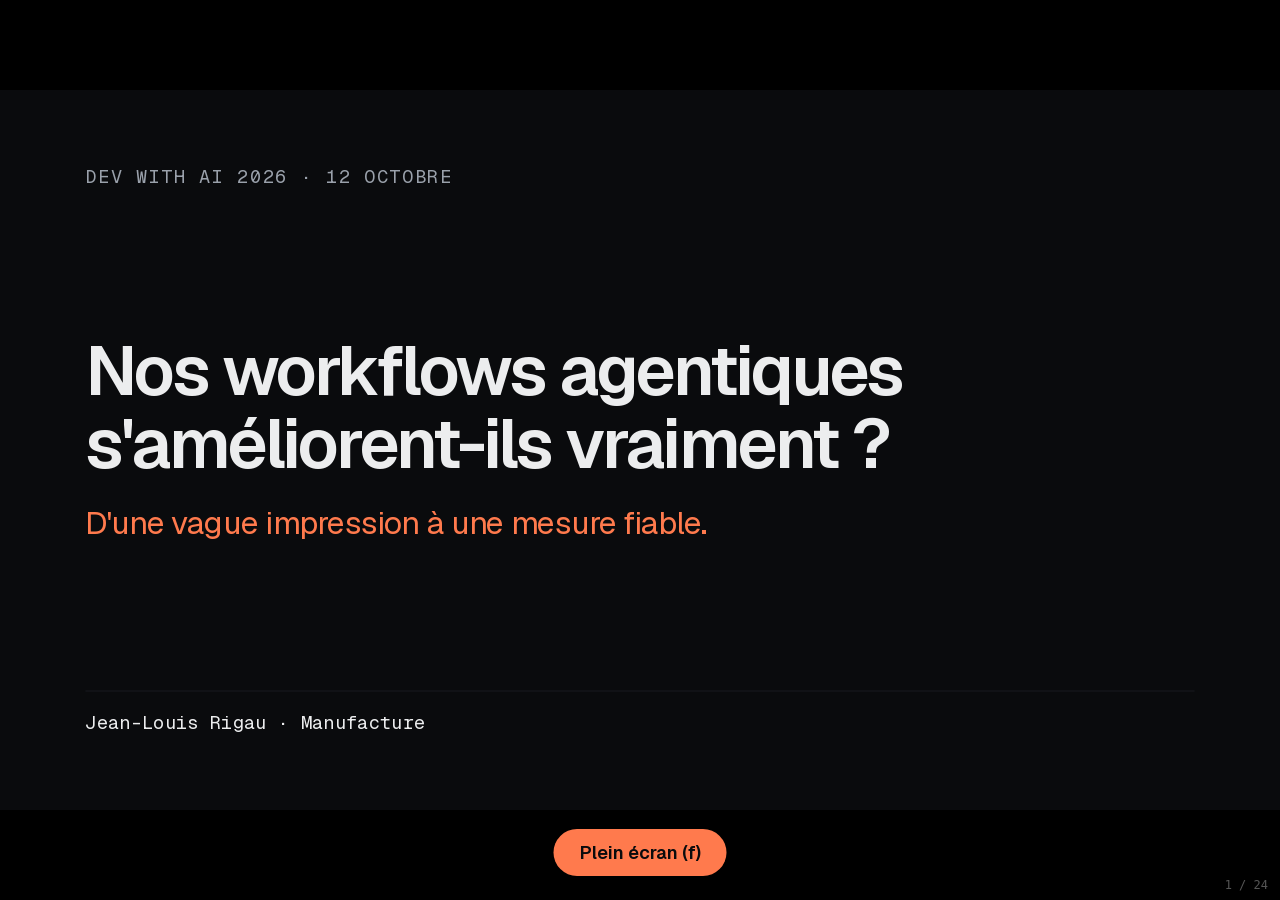
<file: decks/agentic-workflow-evaluation/dev-with-ai-2026.html>
<!doctype html><html lang="fr"><head><meta charset="utf-8"><meta name="viewport" content="width=device-width,initial-scale=1">
<title>Nos workflows agentiques s&#x27;améliorent-ils vraiment ? — Dev With AI 2026</title>
<link rel="stylesheet" href="fonts/fonts.css">
<style>
*{margin:0;box-sizing:border-box}
html,body{height:100%;background:#000;overflow:hidden}
body{position:fixed;inset:0}
#stage{position:absolute;left:50%;top:50%;width:1920px;height:1080px;transform-origin:center}
.slide{position:absolute;inset:0;width:1920px;height:1080px;display:none !important;overflow:hidden}
.slide.on{display:flex !important}
.slide [data-build-in]{transition:opacity .35s,transform .35s}
.slide [data-build-in].hidden{opacity:0;transform:translateY(24px)}
video.clip{cursor:pointer;background:#0A0B0D}
#hud{position:fixed;right:12px;bottom:8px;font:12px monospace;color:#555}
#fs{position:fixed;left:50%;bottom:24px;transform:translateX(-50%);font:600 18px Geist,sans-serif;color:#0A0B0D;background:#FF7A4D;border:0;border-radius:999px;padding:12px 26px;cursor:pointer;transition:opacity .4s}
:fullscreen #fs{opacity:0;pointer-events:none}
html{touch-action:manipulation}
.nav{position:fixed;top:50%;transform:translateY(-50%);width:44px;height:64px;border:0;border-radius:8px;background:rgba(255,122,77,.85);color:#0A0B0D;font:600 28px/1 Geist,sans-serif;cursor:pointer;display:none}
#prev{left:8px}#next{right:8px}
@media (pointer:coarse){.nav{display:block}}
</style></head><body>
<div id="stage">
<section class="slide" data-id="cover" id="cover" data-transition="fade" style="background:#0A0B0D;color:#ECEDEE;font-family:'Geist', Arial, sans-serif;padding:112px 128px;display:flex;flex-direction:column;gap:32px">

<p style="font-family:'Geist Mono', 'Courier New', monospace;font-size:28px;letter-spacing:2px;text-transform:uppercase;color:#9AA1AB">dev with ai 2026 · 12 octobre</p>
<div style="flex:1"></div>
<h1 style="font-size:104px;font-weight:600;line-height:1.05;letter-spacing:-4px;color:#ECEDEE">Nos workflows agentiques s'améliorent-ils vraiment ?</h1>
<p style="font-size:48px;line-height:1.35;color:#FF7A4D;letter-spacing:-1px">D'une vague impression à une mesure fiable.</p>
<div style="flex:1"></div>
<div style="display:flex;align-items:center;gap:24px;border-top:1px solid #1E2127;padding-top:28px"><p style="font-family:'Geist Mono', 'Courier New', monospace;font-size:28px;line-height:1.35;color:#ECEDEE;">Jean-Louis Rigau · Manufacture</p></div>

</section>

<section class="slide" data-id="hook" id="hook" data-transition="fade" style="background:#0A0B0D;color:#ECEDEE;font-family:'Geist', Arial, sans-serif">
<div style="position:absolute;left:128px;bottom:64px;width:1664px;height:4px;background:#1E2127"></div><div style="position:absolute;left:128px;bottom:64px;width:139px;height:4px;background:#FF7A4D"></div><p style="position:absolute;left:128px;bottom:88px;width:1664px;font-family:'Geist Mono', 'Courier New', monospace;font-size:28px;line-height:1.2;color:#9AA1AB">Ouverture</p>
<p data-build-in="rise 1" style="position:absolute;left:128px;width:1664px;font-size:60px;font-weight:400;line-height:1.15;letter-spacing:-2px;color:#B4BAC2;top:200px">Vous ajoutez un skill...</p><p data-build-in="rise 2" style="position:absolute;left:128px;width:1664px;font-size:60px;font-weight:400;line-height:1.15;letter-spacing:-2px;color:#B4BAC2;top:280px">Vous faites relire le travail d'un agent par un autre...</p><p data-build-in="rise 3" style="position:absolute;left:128px;width:1664px;font-size:60px;font-weight:400;line-height:1.15;letter-spacing:-2px;color:#B4BAC2;top:360px">Vous changez de modèle...</p><p data-build-in="rise 4" style="position:absolute;left:128px;width:1664px;font-size:60px;font-weight:400;line-height:1.15;letter-spacing:-2px;color:#B4BAC2;top:500px;color:#ECEDEE;font-weight:500">Et vous trouvez que ça s'améliore !</p><p data-build-in="rise 5" style="position:absolute;left:128px;top:660px;width:1664px;font-size:120px;font-weight:600;line-height:1.05;letter-spacing:-4px;color:#FF7A4D">Mais comment en être sûr ?</p>

</section>

<section class="slide" data-id="speaker" id="speaker" data-transition="fade" style="background:#0A0B0D;color:#ECEDEE;font-family:'Geist', Arial, sans-serif;font-size:36px;padding:112px 128px 200px;display:flex;flex-direction:column;gap:40px">
<div style="position:absolute;left:128px;bottom:64px;width:1664px;height:4px;background:#1E2127"></div><div style="position:absolute;left:128px;bottom:64px;width:208px;height:4px;background:#FF7A4D"></div><p style="position:absolute;left:128px;bottom:88px;width:1664px;font-family:'Geist Mono', 'Courier New', monospace;font-size:28px;line-height:1.2;color:#9AA1AB">Ouverture</p>
<div style="flex:1"></div>
<div style="display:flex;gap:96px;align-items:center">
<img src="assets/speaker.jpg" alt="Jean-Louis Rigau" style="width:440px;height:440px;object-fit:cover;border-radius:50%;border:3px solid #FF7A4D">
<div style="flex:1;display:flex;flex-direction:column;gap:24px">
<h2 style="font-size:80px;font-weight:600;line-height:1.05;letter-spacing:-2px;color:#ECEDEE">Jean-Louis Rigau</h2>
<p style="font-size:36px;line-height:1.35;color:#FF7A4D;">Vibe coder & AI-native advisor @ Manufacture</p>
<p style="font-size:36px;line-height:1.35;color:#ECEDEE;">J'aide les entreprises à construire des organisations agentiques, de l'outillage au delivery, en mesurant ce que les agents changent vraiment.</p>
</div></div>
<div style="flex:1"></div>
<div style="display:flex;gap:0px;justify-content:flex-end">
<div style="display:flex;flex-direction:column;gap:12px;align-items:center;width:260px"><img src="assets/qr-linkedin.png" alt="QR code du profil LinkedIn de Jean-Louis Rigau" style="width:180px;height:180px;object-fit:contain;border-radius:12px"><p style="font-family:'Geist Mono', 'Courier New', monospace;font-size:28px;line-height:1.35;color:#B4BAC2;text-align:center">LinkedIn</p></div>
</div>
<img src="assets/qa-arrow.png" alt="" style="position:absolute;left:1331px;top:556px;width:300px;height:260px">

</section>

<section class="slide" data-id="godel" id="godel" data-transition="fade" style="background:#0A0B0D;color:#ECEDEE;font-family:'Geist', Arial, sans-serif;font-size:36px;padding:112px 128px 200px;display:flex;flex-direction:column;gap:40px">
<div style="position:absolute;left:128px;bottom:64px;width:1664px;height:4px;background:#1E2127"></div><div style="position:absolute;left:128px;bottom:64px;width:277px;height:4px;background:#FF7A4D"></div><p style="position:absolute;left:128px;bottom:88px;width:1664px;font-family:'Geist Mono', 'Courier New', monospace;font-size:28px;line-height:1.2;color:#9AA1AB">Ouverture</p>
<div style="display:flex;align-items:baseline;gap:28px;border-bottom:1px solid #1E2127;padding-bottom:20px"><p style="font-family:'Geist Mono', 'Courier New', monospace;font-size:28px;color:#FF7A4D">04</p><h2 style="flex:1;font-size:64px;font-weight:600;line-height:1.1;letter-spacing:-2px;color:#ECEDEE">On ne sait pas prouver, alors on mesure</h2></div>
<div style="display:flex;gap:40px;align-items:stretch">
<div style="flex:1;display:flex;flex-direction:column;gap:12px;border:1px solid #1E2127;border-radius:14px;padding:28px"><p style="font-family:'Geist Mono', 'Courier New', monospace;font-size:28px;letter-spacing:2px;text-transform:uppercase;color:#9AA1AB">2003 · l'idéal théorique</p><h3 style="font-size:48px;font-weight:600;line-height:1.1;letter-spacing:-1px;color:#ECEDEE">Machine de Gödel</h3><p style="font-size:36px;line-height:1.35;color:#B4BAC2;">Jürgen Schmidhuber imagine une machine qui réécrit son propre code, mais seulement si elle <b>prouve</b> que c'est mieux.</p></div>
<div style="display:flex;align-items:center"><svg width="40" height="20" viewBox="0 0 40 20" style="display:block;flex:none"><path d="M0 8h30V2l10 8-10 8v-6H0z" fill="#9AA1AB"/></svg></div>
<div style="flex:1;display:flex;flex-direction:column;gap:12px;border:1px solid #1E2127;border-radius:14px;padding:28px"><p style="font-family:'Geist Mono', 'Courier New', monospace;font-size:28px;letter-spacing:2px;text-transform:uppercase;color:#9AA1AB">aujourd'hui · en pratique</p><h3 style="font-size:48px;font-weight:600;line-height:1.1;letter-spacing:-1px;color:#FF7A4D">Une approche empirique</h3><p style="font-size:36px;line-height:1.35;color:#B4BAC2;">Prouver, on ne sait pas. Alors on <b>mesure</b> chaque changement sur de vrais essais, et on ne garde que ce qui améliore vraiment le résultat.</p></div>
</div>
<div style="display:flex;flex-direction:column;gap:6px;padding:20px 28px;background:#0F1114;border:1px solid #1E2127;border-radius:14px"><p style="font-size:36px;line-height:1.35;">Une mesure ne prouve rien... mais elle remplace les impressions par des faits.</p></div>

</section>

<section class="slide" data-id="bench-tl" id="bench-tl" data-transition="fade" style="background:#0A0B0D;color:#ECEDEE;font-family:'Geist', Arial, sans-serif;font-size:36px;padding:112px 128px 200px;display:flex;flex-direction:column;gap:40px">
<div style="position:absolute;left:128px;bottom:64px;width:1664px;height:4px;background:#1E2127"></div><div style="position:absolute;left:128px;bottom:64px;width:347px;height:4px;background:#FF7A4D"></div><p style="position:absolute;left:128px;bottom:88px;width:1664px;font-family:'Geist Mono', 'Courier New', monospace;font-size:28px;line-height:1.2;color:#9AA1AB">Ouverture</p>
<div style="display:flex;align-items:baseline;gap:28px;border-bottom:1px solid #1E2127;padding-bottom:20px"><p style="font-family:'Geist Mono', 'Courier New', monospace;font-size:28px;color:#FF7A4D">05</p><h2 style="flex:1;font-size:64px;font-weight:600;line-height:1.1;letter-spacing:-2px;color:#ECEDEE">Les benchmarks mesurent les modèles, pas nos workflows</h2></div>
<div style="flex:1"></div>
<div style="position:relative;display:flex;gap:24px">
<div style="position:absolute;left:10px;right:10px;top:10px;height:2px;background:#262A31"></div>
<div style="flex:1;display:flex;flex-direction:column;gap:10px"><div style="width:20px;height:20px;border-radius:50%;background:#0A0B0D;border:3px solid #FF7A4D"></div><p style="font-family:'Geist Mono', 'Courier New', monospace;font-size:28px;line-height:1.35;color:#FF7A4D;">2021</p><p style="font-size:28px;line-height:1.35;color:#ECEDEE;font-weight:600">HumanEval</p><p style="font-size:28px;line-height:1.35;color:#B4BAC2;">Du code qui passe des tests.</p></div><div style="flex:1;display:flex;flex-direction:column;gap:10px"><div style="width:20px;height:20px;border-radius:50%;background:#0A0B0D;border:3px solid #FF7A4D"></div><p style="font-family:'Geist Mono', 'Courier New', monospace;font-size:28px;line-height:1.35;color:#FF7A4D;">2023</p><p style="font-size:28px;line-height:1.35;color:#ECEDEE;font-weight:600">SWE-bench</p><p style="font-size:28px;line-height:1.35;color:#B4BAC2;">De vraies issues, dans des dépôts publics.</p></div><div style="flex:1;display:flex;flex-direction:column;gap:10px"><div style="width:20px;height:20px;border-radius:50%;background:#0A0B0D;border:3px solid #FF7A4D"></div><p style="font-family:'Geist Mono', 'Courier New', monospace;font-size:28px;line-height:1.35;color:#FF7A4D;">2024</p><p style="font-size:28px;line-height:1.35;color:#ECEDEE;font-weight:600">AI Agents That Matter</p><p style="font-size:28px;line-height:1.35;color:#B4BAC2;">Mesurer aussi le coût et la reproductibilité.</p></div><div style="flex:1;display:flex;flex-direction:column;gap:10px"><div style="width:20px;height:20px;border-radius:50%;background:#0A0B0D;border:3px solid #FF7A4D"></div><p style="font-family:'Geist Mono', 'Courier New', monospace;font-size:28px;line-height:1.35;color:#FF7A4D;">2025</p><p style="font-size:28px;line-height:1.35;color:#ECEDEE;font-weight:600">SWE-bench Pro</p><p style="font-size:28px;line-height:1.35;color:#B4BAC2;">Des tâches longues, sur 41 dépôts actifs.</p></div><div style="flex:1;display:flex;flex-direction:column;gap:10px"><div style="width:20px;height:20px;border-radius:50%;background:#0A0B0D;border:3px solid #FF7A4D"></div><p style="font-family:'Geist Mono', 'Courier New', monospace;font-size:28px;line-height:1.35;color:#FF7A4D;">2025</p><p style="font-size:28px;line-height:1.35;color:#ECEDEE;font-weight:600">Étude METR</p><p style="font-size:28px;line-height:1.35;color:#B4BAC2;">Des devs 19 % plus lents avec l'IA, qui se croyaient 20 % plus rapides.</p></div><div style="flex:1;display:flex;flex-direction:column;gap:10px"><div style="width:20px;height:20px;border-radius:50%;background:#FF7A4D;border:3px solid #FF7A4D"></div><p style="font-family:'Geist Mono', 'Courier New', monospace;font-size:28px;line-height:1.35;color:#FF7A4D;">2026</p><p style="font-size:28px;line-height:1.35;color:#ECEDEE;font-weight:600">Effet scaffold</p><p style="font-size:28px;line-height:1.35;color:#B4BAC2;">Le harnais, une variable cachée des classements.</p></div>
</div>
<div style="flex:1"></div>
<div style="display:flex;flex-direction:column;gap:6px;padding:20px 28px;background:#0F1114;border:1px solid #1E2127;border-radius:14px"><p style="font-size:36px;line-height:1.35;">Les benchmarks le montrent : le workflow compte. Mais pour savoir si le nôtre s'améliore, il faut le mesurer sur nos propres tâches.</p></div>

</section>

<section class="slide" data-id="part1" id="part1" data-transition="fade" style="background:#0A0B0D;color:#ECEDEE;font-family:'Geist', Arial, sans-serif;padding:112px 128px 160px;display:flex;flex-direction:column;gap:32px">
<div style="position:absolute;left:128px;bottom:64px;width:1664px;height:4px;background:#1E2127"></div><div style="position:absolute;left:128px;bottom:64px;width:416px;height:4px;background:#FF7A4D"></div>
<p style="font-family:'Geist Mono', 'Courier New', monospace;font-size:28px;letter-spacing:2px;text-transform:uppercase;color:#FF7A4D">partie 1</p>
<div style="flex:1"></div>
<h1 style="font-size:104px;font-weight:600;line-height:1.05;letter-spacing:-4px;color:#ECEDEE">La mesure</h1>
<div style="flex:1"></div>
<div style="display:flex;gap:32px"><div style="flex:1;display:flex;flex-direction:column;gap:8px;border-top:2px solid #FF7A4D;padding-top:14px"><p style="font-family:'Geist Mono', 'Courier New', monospace;font-size:28px;line-height:1.35;color:#FF7A4D;">préparer</p><p style="font-size:28px;line-height:1.35;color:#B4BAC2;">Une application, le choix d'un use case, des critères d'acceptation.</p></div><div style="flex:1;display:flex;flex-direction:column;gap:8px;border-top:2px solid #262A31;padding-top:14px"><p style="font-family:'Geist Mono', 'Courier New', monospace;font-size:28px;line-height:1.35;color:#FF7A4D;">mesurer</p><p style="font-size:28px;line-height:1.35;color:#B4BAC2;">S'outiller, observer et comparer chaque run.</p></div><div style="flex:1;display:flex;flex-direction:column;gap:8px;border-top:2px solid #262A31;padding-top:14px"><p style="font-family:'Geist Mono', 'Courier New', monospace;font-size:28px;line-height:1.35;color:#FF7A4D;">évaluer</p><p style="font-size:28px;line-height:1.35;color:#B4BAC2;">Se poser les bonnes questions.</p></div></div>

</section>

<section class="slide" data-id="prepare" id="prepare" data-transition="fade" style="background:#0A0B0D;color:#ECEDEE;font-family:'Geist', Arial, sans-serif;font-size:36px;padding:112px 128px 180px;display:flex;flex-direction:column;gap:40px;gap:28px">
<div style="position:absolute;left:128px;bottom:64px;width:1664px;height:4px;background:#1E2127"></div><div style="position:absolute;left:128px;bottom:64px;width:485px;height:4px;background:#FF7A4D"></div><p style="position:absolute;left:128px;bottom:88px;width:1664px;font-family:'Geist Mono', 'Courier New', monospace;font-size:28px;line-height:1.2;color:#9AA1AB">Partie 1 · La mesure — préparer</p>
<div style="display:flex;align-items:baseline;gap:28px;border-bottom:1px solid #1E2127;padding-bottom:20px"><p style="font-family:'Geist Mono', 'Courier New', monospace;font-size:28px;color:#FF7A4D">07</p><h2 style="flex:1;font-size:64px;font-weight:600;line-height:1.1;letter-spacing:-2px;color:#ECEDEE">Une application et un use case comme terrain de jeu</h2></div>
<div style="display:flex;gap:48px;align-items:flex-start">
<div style="width:760px;display:flex;flex-direction:column;gap:10px">
<img src="assets/app-baseline.png" alt="Agreement Hub au départ : la gestion de contrats, sans bibliothèque de clauses" style="width:760px;height:380px;object-fit:contain;border:1px solid #1E2127;border-radius:12px">
<p style="font-family:'Geist Mono', 'Courier New', monospace;font-size:28px;line-height:1.35;color:#9AA1AB;">Agreement Hub au départ · React, Express, SQLite, 24 tests (TU + Playwright)</p>
</div>
<div style="flex:1;display:flex;flex-direction:column;gap:20px">
<div style="display:flex;flex-direction:column;gap:10px"><p style="font-family:'Geist Mono', 'Courier New', monospace;font-size:28px;letter-spacing:2px;text-transform:uppercase;color:#FF7A4D">le use case · AH02</p>
<p style="font-size:30px;line-height:1.35;">Une bibliothèque de clauses : les créer, les archiver, les insérer dans un contrat avec leur provenance.</p></div>
<div style="display:flex;flex-direction:column;gap:2px;border:2px solid #FF7A4D;border-radius:14px;padding:12px 24px;background:#0F1114"><p style="font-family:'Geist Mono', 'Courier New', monospace;font-size:28px;letter-spacing:2px;text-transform:uppercase;color:#FF7A4D">exigence clé</p><p style="font-size:32px;line-height:1.35;color:#ECEDEE;font-weight:600">Aucun doublon, même en cas de retry.</p></div>
<div style="display:flex;flex-direction:column;gap:6px"><p style="font-family:'Geist Mono', 'Courier New', monospace;font-size:28px;letter-spacing:2px;text-transform:uppercase;color:#9AA1AB">19 critères d'acceptation</p><div style="display:flex;gap:20px;align-items:baseline;border-bottom:1px solid #1E2127;padding:4px 0"><p style="font-family:'Geist Mono', 'Courier New', monospace;font-size:28px;line-height:1.35;color:#FF7A4D;width:56px">L0</p><p style="font-family:'Geist Mono', 'Courier New', monospace;font-size:28px;line-height:1.35;color:#ECEDEE;width:40px;text-align:right">1</p><p style="font-size:28px;line-height:1.35;color:#B4BAC2;flex:1">le CRUD des contrats existant reste intact</p></div><div style="display:flex;gap:20px;align-items:baseline;border-bottom:1px solid #1E2127;padding:4px 0"><p style="font-family:'Geist Mono', 'Courier New', monospace;font-size:28px;line-height:1.35;color:#FF7A4D;width:56px">L1</p><p style="font-family:'Geist Mono', 'Courier New', monospace;font-size:28px;line-height:1.35;color:#ECEDEE;width:40px;text-align:right">8</p><p style="font-size:28px;line-height:1.35;color:#B4BAC2;flex:1">créer, lister, éditer une clause, ses révisions</p></div><div style="display:flex;gap:20px;align-items:baseline;border-bottom:1px solid #1E2127;padding:4px 0"><p style="font-family:'Geist Mono', 'Courier New', monospace;font-size:28px;line-height:1.35;color:#FF7A4D;width:56px">L2</p><p style="font-family:'Geist Mono', 'Courier New', monospace;font-size:28px;line-height:1.35;color:#ECEDEE;width:40px;text-align:right">3</p><p style="font-size:28px;line-height:1.35;color:#B4BAC2;flex:1">archiver, restaurer, filtrer</p></div><div style="display:flex;gap:20px;align-items:baseline;border-bottom:1px solid #1E2127;padding:4px 0"><p style="font-family:'Geist Mono', 'Courier New', monospace;font-size:28px;line-height:1.35;color:#FF7A4D;width:56px">L3</p><p style="font-family:'Geist Mono', 'Courier New', monospace;font-size:28px;line-height:1.35;color:#ECEDEE;width:40px;text-align:right">7</p><p style="font-size:28px;line-height:1.35;color:#B4BAC2;flex:1">prévisualiser, insérer avec provenance, retry sans doublon</p></div></div>
</div></div>
<div style="flex:1"></div>
<div style="display:flex;flex-direction:column;gap:6px;padding:20px 28px;background:#0F1114;border:1px solid #1E2127;border-radius:14px"><p style="font-size:36px;line-height:1.35;">Ce que « réussir » veut dire est fixé avant le premier run, et vérifié comme un utilisateur.</p></div>

</section>

<section class="slide" data-id="iterate" id="iterate" data-transition="fade" style="background:#0A0B0D;color:#ECEDEE;font-family:'Geist', Arial, sans-serif;font-size:36px;padding:112px 128px 170px;display:flex;flex-direction:column;gap:40px;gap:16px">
<div style="position:absolute;left:128px;bottom:64px;width:1664px;height:4px;background:#1E2127"></div><div style="position:absolute;left:128px;bottom:64px;width:555px;height:4px;background:#FF7A4D"></div><p style="position:absolute;left:128px;bottom:88px;width:1664px;font-family:'Geist Mono', 'Courier New', monospace;font-size:28px;line-height:1.2;color:#9AA1AB">Partie 1 · La mesure — préparer</p>
<div style="display:flex;align-items:baseline;gap:28px;border-bottom:1px solid #1E2127;padding-bottom:20px"><p style="font-family:'Geist Mono', 'Courier New', monospace;font-size:28px;color:#FF7A4D">08</p><h2 style="flex:1;font-size:64px;font-weight:600;line-height:1.1;letter-spacing:-2px;color:#ECEDEE">Un skill et un workflow comme point de départ</h2></div>
<div style="display:flex;gap:48px;align-items:stretch">
<div style="flex:2;display:flex;flex-direction:column;gap:14px"><p style="font-family:'Geist Mono', 'Courier New', monospace;font-size:28px;letter-spacing:2px;text-transform:uppercase;color:#FF7A4D">le workflow de départ</p>
<div style="flex:1;display:flex;gap:12px;align-items:stretch">
<div style="flex:1;display:flex;flex-direction:column;gap:8px;border:2px dashed transparent;padding:10px 0 12px">
<p aria-hidden="true" style="font-family:'Geist Mono', 'Courier New', monospace;font-size:24px;line-height:1.2;color:transparent">&nbsp;</p>
<div style="flex:1;display:flex"><div style="flex:1;display:flex;flex-direction:column;gap:8px;border:1px solid #1E2127;border-radius:14px;padding:20px 22px;background:#0F1114"><p style="font-size:32px;line-height:1.35;color:#ECEDEE;font-weight:600">Implémenter</p><p style="font-size:28px;line-height:1.35;color:#B4BAC2;">L'agent code la fonctionnalité.</p><p style="margin-top:auto;align-self:flex-end;font-family:'Geist Mono', 'Courier New', monospace;font-size:24px;color:#0A0B0D;background:#FF7A4D;border-radius:999px;padding:2px 14px">+ skill</p></div></div></div><div style="display:flex;align-items:center"><svg width="40" height="20" viewBox="0 0 40 20" style="display:block;flex:none"><path d="M0 8h30V2l10 8-10 8v-6H0z" fill="#9AA1AB"/></svg></div>
<div style="flex:2.3;display:flex;flex-direction:column;gap:8px;border:2px dashed #FF7A4D;border-radius:18px;padding:10px 12px 12px">
<p style="font-family:'Geist Mono', 'Courier New', monospace;font-size:24px;line-height:1.2;color:#FF7A4D">review</p>
<div style="flex:1;display:flex;gap:12px;align-items:stretch">
<div style="position:relative;flex:1;display:flex;flex-direction:column;gap:8px;border:1px solid #1E2127;border-radius:14px;padding:20px 22px;background:#0F1114"><p style="font-size:32px;line-height:1.35;color:#ECEDEE;font-weight:600">Relire</p><p style="font-size:28px;line-height:1.35;color:#B4BAC2;">Un autre agent, sans le verdict.</p></div><div style="display:flex;align-items:center"><svg width="40" height="20" viewBox="0 0 40 20" style="display:block;flex:none"><path d="M0 8h30V2l10 8-10 8v-6H0z" fill="#9AA1AB"/></svg></div>
<div style="position:relative;flex:1;display:flex;flex-direction:column;gap:8px;border:1px solid #1E2127;border-radius:14px;padding:20px 22px;background:#0F1114"><p style="font-size:32px;line-height:1.35;color:#ECEDEE;font-weight:600">Corriger</p><p style="font-size:28px;line-height:1.35;color:#B4BAC2;">Une nouvelle session vérifie la review et corrige.</p></div>
</div></div>
</div></div>
<div style="flex:1;display:flex;flex-direction:column;gap:14px"><p style="font-family:'Geist Mono', 'Courier New', monospace;font-size:28px;letter-spacing:2px;text-transform:uppercase;color:#FF7A4D">4 configurations comparées</p>
<div style="flex:1;display:grid;grid-template-columns:1fr 1fr;gap:12px"><div style="display:flex;flex-direction:column;justify-content:center;gap:4px;border:1px solid #1E2127;border-radius:10px;padding:10px 18px"><p style="font-family:'Geist Mono', 'Courier New', monospace;font-size:28px;line-height:1.35;color:#FF7A4D;">C0</p><p style="font-size:28px;line-height:1.35;color:#B4BAC2;">agent seul</p></div><div style="display:flex;flex-direction:column;justify-content:center;gap:4px;border:1px solid #1E2127;border-radius:10px;padding:10px 18px"><p style="font-family:'Geist Mono', 'Courier New', monospace;font-size:28px;line-height:1.35;color:#FF7A4D;">CB</p><p style="font-size:28px;line-height:1.35;color:#B4BAC2;">+ skill</p></div><div style="display:flex;flex-direction:column;justify-content:center;gap:4px;border:1px solid #1E2127;border-radius:10px;padding:10px 18px"><p style="font-family:'Geist Mono', 'Courier New', monospace;font-size:28px;line-height:1.35;color:#FF7A4D;">CR</p><p style="font-size:28px;line-height:1.35;color:#B4BAC2;">+ review</p></div><div style="display:flex;flex-direction:column;justify-content:center;gap:4px;border:1px solid #1E2127;border-radius:10px;padding:10px 18px"><p style="font-family:'Geist Mono', 'Courier New', monospace;font-size:28px;line-height:1.35;color:#FF7A4D;">CBR</p><p style="font-size:28px;line-height:1.35;color:#B4BAC2;">les deux</p></div></div>
</div></div>
<div style="flex:1"></div>
<div style="display:flex;flex-direction:column;gap:14px"><p style="font-family:'Geist Mono', 'Courier New', monospace;font-size:28px;letter-spacing:2px;text-transform:uppercase;color:#FF7A4D">puis itérer sur le skill</p>
<p style="font-size:28px;line-height:1.35;color:#ECEDEE;">Un skill qui aide l'agent à transformer l'énoncé en vérifications observables.</p>
<div style="display:flex;gap:28px"><div style="flex:1;display:flex;flex-direction:column;gap:6px;border-top:2px solid #262A31;padding-top:12px"><p style="font-family:'Geist Mono', 'Courier New', monospace;font-size:28px;line-height:1.35;color:#FF7A4D;">skill v1</p><p style="font-size:28px;line-height:1.35;color:#ECEDEE;font-weight:600">Une matrice de vérification</p><p style="font-family:'Geist Mono', 'Courier New', monospace;font-size:28px;line-height:1.35;color:#B4BAC2;">→ aucun gain</p></div><div style="flex:1;display:flex;flex-direction:column;gap:6px;border-top:2px solid #262A31;padding-top:12px"><p style="font-family:'Geist Mono', 'Courier New', monospace;font-size:28px;line-height:1.35;color:#FF7A4D;">skill v2</p><p style="font-size:28px;line-height:1.35;color:#ECEDEE;font-weight:600">Des contre-exemples ciblés</p><p style="font-family:'Geist Mono', 'Courier New', monospace;font-size:28px;line-height:1.35;color:#B4BAC2;">→ retry testé, aucun gain</p></div><div style="flex:1;display:flex;flex-direction:column;gap:6px;border-top:2px solid #262A31;padding-top:12px"><p style="font-family:'Geist Mono', 'Courier New', monospace;font-size:28px;line-height:1.35;color:#FF7A4D;">skill v3</p><p style="font-size:28px;line-height:1.35;color:#ECEDEE;font-weight:600">Exécuter, pas cocher</p><p style="font-family:'Geist Mono', 'Courier New', monospace;font-size:28px;line-height:1.35;color:#B4BAC2;">→ testé seulement en pilote</p></div></div></div>
<div style="flex:1"></div>
<div style="display:flex;flex-direction:column;gap:6px;padding:20px 28px;background:#0F1114;border:1px solid #1E2127;border-radius:14px"><p style="font-size:36px;line-height:1.35;">Écrire, mesurer, corriger, recommencer : un skill se construit par itérations.</p></div>

</section>

<section class="slide" data-id="tooling" id="tooling" data-transition="fade" style="background:#0A0B0D;color:#ECEDEE;font-family:'Geist', Arial, sans-serif;font-size:36px;padding:112px 128px 200px;display:flex;flex-direction:column;gap:40px;gap:32px">
<div style="position:absolute;left:128px;bottom:64px;width:1664px;height:4px;background:#1E2127"></div><div style="position:absolute;left:128px;bottom:64px;width:624px;height:4px;background:#FF7A4D"></div><p style="position:absolute;left:128px;bottom:88px;width:1664px;font-family:'Geist Mono', 'Courier New', monospace;font-size:28px;line-height:1.2;color:#9AA1AB">Partie 1 · La mesure — mesurer</p>
<div style="display:flex;align-items:baseline;gap:28px;border-bottom:1px solid #1E2127;padding-bottom:20px"><p style="font-family:'Geist Mono', 'Courier New', monospace;font-size:28px;color:#FF7A4D">09</p><h2 style="flex:1;font-size:64px;font-weight:600;line-height:1.1;letter-spacing:-2px;color:#ECEDEE">La chaîne de mesure, du plan au résultat</h2></div>
<div style="display:flex;flex-direction:column;gap:14px"><div style="display:flex;align-items:center;gap:16px"><p style="font-family:'Geist Mono', 'Courier New', monospace;font-size:24px;color:#FF7A4D;border:1.5px solid #FF7A4D;border-radius:999px;padding:2px 14px;white-space:nowrap;flex:none">étude r07a</p><p style="font-size:28px;line-height:1.35;color:#ECEDEE;">le skill et la review font-ils mieux que l'agent seul ?</p></div>
<div style="display:flex;gap:24px"><div style="flex:1;display:flex;align-items:baseline;gap:14px;border-top:2px solid #262A31;padding-top:10px"><p style="font-size:44px;line-height:1.35;color:#ECEDEE;font-weight:600;white-space:nowrap">3 × 4</p><p style="font-size:28px;line-height:1.35;color:#B4BAC2;">modèles × workflows</p></div><div style="flex:1;display:flex;align-items:baseline;gap:14px;border-top:2px solid #262A31;padding-top:10px"><p style="font-size:44px;line-height:1.35;color:#ECEDEE;font-weight:600;white-space:nowrap">× 5</p><p style="font-size:28px;line-height:1.35;color:#B4BAC2;">répétitions</p></div><div style="flex:1;display:flex;align-items:baseline;gap:14px;border-top:2px solid #262A31;padding-top:10px"><p style="font-size:44px;line-height:1.35;color:#ECEDEE;font-weight:600;white-space:nowrap">60</p><p style="font-size:28px;line-height:1.35;color:#B4BAC2;">résultats notés</p></div></div></div>
<div style="flex:1"></div>
<div style="display:flex;gap:12px;align-items:stretch;margin-top:0px">
<div style="flex:1;align-self:stretch;display:flex;flex-direction:column;gap:16px;border:2px dashed transparent;padding:18px 0"><p aria-hidden="true" style="font-family:'Geist Mono', 'Courier New', monospace;font-size:28px;line-height:1.35;color:transparent">&nbsp;</p><div style="flex:1;display:flex;flex-direction:column;justify-content:center"><div style="display:flex;flex-direction:column;gap:8px;border:1px solid #1E2127;border-radius:14px;padding:18px 20px;background:#0F1114"><p style="font-size:32px;line-height:1.35;color:#ECEDEE;font-weight:600">Plan d'étude</p><p style="font-size:28px;line-height:1.35;color:#B4BAC2;">construit avec un agent, puis figé</p></div></div></div>
<div style="display:flex;flex-direction:column;gap:16px;padding:18px 0;border:2px dashed transparent"><p style="font-family:'Geist Mono', 'Courier New', monospace;font-size:28px;line-height:1.35;color:transparent">·</p><div style="flex:1;display:flex;align-items:center"><svg width="40" height="20" viewBox="0 0 40 20" style="display:block;flex:none"><path d="M0 8h30V2l10 8-10 8v-6H0z" fill="#9AA1AB"/></svg></div></div>
<div style="position:relative;flex:2.6;display:flex;flex-direction:column;border:2px dashed #333842;border-radius:18px;padding:18px 24px;gap:16px">
<p style="font-family:'Geist Mono', 'Courier New', monospace;font-size:28px;line-height:1.35;color:#9AA1AB">Harbor (orchestrateur)</p>
<div style="flex:1;display:flex;gap:12px;align-items:center">
<div style="flex:1.3;display:flex;flex-direction:column;gap:6px;border:2px solid #FF7A4D;border-radius:14px;padding:18px 20px;background:#0F1114"><p style="font-size:32px;line-height:1.35;color:#ECEDEE;font-weight:600">Taxiway</p><p style="font-size:28px;line-height:1.35;color:#B4BAC2;">un lab dédié et isolé par phase</p><p style="font-size:28px;line-height:1.35;color:#ECEDEE;">· Claude Code</p><p style="font-size:28px;line-height:1.35;color:#ECEDEE;">· gateway LiteLLM</p><p style="font-size:28px;line-height:1.35;color:#ECEDEE;">· traces Langfuse</p><p style="font-size:28px;line-height:1.35;color:#ECEDEE;">· enregistrement</p></div>
<div style="display:flex;align-items:center"><svg width="40" height="20" viewBox="0 0 40 20" style="display:block;flex:none"><path d="M0 8h30V2l10 8-10 8v-6H0z" fill="#9AA1AB"/></svg></div>
<div style="position:relative;flex:1;display:flex;flex-direction:column;gap:8px;border:1px solid #1E2127;border-radius:14px;padding:18px 20px;background:#0F1114"><p style="font-size:32px;line-height:1.35;color:#ECEDEE;font-weight:600">Évaluateur</p><p style="font-size:28px;line-height:1.35;color:#B4BAC2;">critères d'acceptation, analyse déterministe sans modèle</p><div style="display:flex;justify-content:flex-end;gap:8px;padding-top:6px"><p style="font-family:'Geist Mono', 'Courier New', monospace;font-size:24px;color:#0A0B0D;background:#FF7A4D;border-radius:999px;padding:2px 14px">v3</p><p style="font-family:'Geist Mono', 'Courier New', monospace;font-size:24px;color:#0A0B0D;background:#FF7A4D;border-radius:999px;padding:2px 14px">v4</p><p style="font-family:'Geist Mono', 'Courier New', monospace;font-size:24px;color:#0A0B0D;background:#FF7A4D;border-radius:999px;padding:2px 14px">v5</p></div></div>
</div>
</div>
<div style="display:flex;flex-direction:column;gap:16px;padding:18px 0;border:2px dashed transparent"><p style="font-family:'Geist Mono', 'Courier New', monospace;font-size:28px;line-height:1.35;color:transparent">·</p><div style="flex:1;display:flex;align-items:center"><svg width="40" height="20" viewBox="0 0 40 20" style="display:block;flex:none"><path d="M0 8h30V2l10 8-10 8v-6H0z" fill="#9AA1AB"/></svg></div></div>
<div style="flex:1;align-self:stretch;display:flex;flex-direction:column;gap:16px;border:2px dashed transparent;padding:18px 0"><p aria-hidden="true" style="font-family:'Geist Mono', 'Courier New', monospace;font-size:28px;line-height:1.35;color:transparent">&nbsp;</p><div style="flex:1;display:flex;flex-direction:column;justify-content:center"><div style="display:flex;flex-direction:column;gap:8px;border:1px solid #1E2127;border-radius:14px;padding:18px 20px;background:#0F1114"><p style="font-size:32px;line-height:1.35;color:#ECEDEE;font-weight:600">Restitution</p><p style="font-size:28px;line-height:1.35;color:#B4BAC2;">une page par étude, résultats et preuves</p></div></div></div>
</div>

</section>

<section class="slide" data-id="v-tooling" id="v-tooling" data-transition="fade" style="background:#0A0B0D;padding:0">

<p style="position:absolute;left:200px;top:72px;font-family:'Geist Mono', 'Courier New', monospace;font-size:28px;color:#FF7A4D;letter-spacing:.06em">▶ VIDÉO · Une étude : le plan, un run, son verdict, son enregistrement</p><div style="position:absolute;left:192px;top:128px;width:1536px;height:864px;border:8px solid #0F1114;outline:2px solid #FF7A4D;border-radius:18px;overflow:hidden"><video class="clip" poster="assets/clip-tooling-png.png" src="assets/clip-tooling-mp4.mp4" muted loop playsinline preload="auto" aria-label="Une étude : le plan, un run, son verdict, son enregistrement" style="width:1520px;height:855px;object-fit:cover"></video></div>

</section>

<section class="slide" data-id="q1" id="q1" data-transition="fade" style="background:#0A0B0D;color:#ECEDEE;font-family:'Geist', Arial, sans-serif;font-size:36px;padding:112px 128px 200px;display:flex;flex-direction:column;gap:40px;gap:28px">
<div style="position:absolute;left:128px;bottom:64px;width:1664px;height:4px;background:#1E2127"></div><div style="position:absolute;left:128px;bottom:64px;width:763px;height:4px;background:#FF7A4D"></div><p style="position:absolute;left:128px;bottom:88px;width:1664px;font-family:'Geist Mono', 'Courier New', monospace;font-size:28px;line-height:1.2;color:#9AA1AB">Partie 1 · La mesure — évaluer</p>
<p style="font-family:'Geist Mono', 'Courier New', monospace;font-size:28px;letter-spacing:2px;text-transform:uppercase;color:#FF7A4D">question 1 · mon skill et ma review font-ils mieux ?</p><div style="display:flex;align-items:baseline;gap:28px;border-bottom:1px solid #1E2127;padding-bottom:20px"><p style="font-family:'Geist Mono', 'Courier New', monospace;font-size:28px;color:#FF7A4D">11</p><h2 style="flex:1;font-size:64px;font-weight:600;line-height:1.1;letter-spacing:-2px;color:#ECEDEE">Presque pas, et ce n'est pas gratuit</h2></div>
<div style="display:flex;gap:40px;align-items:center">
<div style="width:500px;display:flex;flex-direction:column;gap:22px">
<div style="display:flex;flex-direction:column;gap:2px;border-top:2px solid #262A31;padding-top:10px"><p style="font-size:48px;line-height:1.35;color:#ECEDEE;font-weight:600;line-height:1.1">≈ 0</p><p style="font-size:28px;line-height:1.35;color:#B4BAC2;">critère gagné avec le skill, v1 comme v2</p></div>
<div style="display:flex;flex-direction:column;gap:2px;border-top:2px solid #262A31;padding-top:10px"><p style="font-size:48px;line-height:1.35;color:#ECEDEE;font-weight:600;line-height:1.1">0 à 2 / 5</p><p style="font-size:28px;line-height:1.35;color:#B4BAC2;">essais réparés par la review, sans régression</p></div>
<div style="display:flex;flex-direction:column;gap:2px;border-top:2px solid #262A31;padding-top:10px"><p style="font-size:48px;line-height:1.35;color:#FF9B7A;font-weight:600;line-height:1.1">+2,7 à 3,7 $</p><p style="font-size:28px;line-height:1.35;color:#B4BAC2;">par essai pour la review, chez Opus 4.8 et Opus 5</p></div>
</div>
<div style="flex:1;display:flex;flex-direction:column"><div style="display:flex;gap:16px;padding:0 0 12px;border-bottom:1px solid #262A31"><p style="font-family:'Geist Mono', 'Courier New', monospace;font-size:28px;line-height:1.35;color:#9AA1AB;width:150px"></p><div style="flex:1;display:flex;gap:10px;align-items:baseline"><p style="font-family:'Geist Mono', 'Courier New', monospace;font-size:28px;line-height:1.35;color:#FF7A4D;">C0</p><p style="font-size:28px;line-height:1.35;color:#9AA1AB;">agent seul</p></div><div style="flex:1;display:flex;gap:10px;align-items:baseline"><p style="font-family:'Geist Mono', 'Courier New', monospace;font-size:28px;line-height:1.35;color:#FF7A4D;">CB</p><p style="font-size:28px;line-height:1.35;color:#9AA1AB;">+ skill</p></div><div style="flex:1;display:flex;gap:10px;align-items:baseline"><p style="font-family:'Geist Mono', 'Courier New', monospace;font-size:28px;line-height:1.35;color:#FF7A4D;">CR</p><p style="font-size:28px;line-height:1.35;color:#9AA1AB;">+ review</p></div><div style="flex:1;display:flex;gap:10px;align-items:baseline"><p style="font-family:'Geist Mono', 'Courier New', monospace;font-size:28px;line-height:1.35;color:#FF7A4D;">CBR</p><p style="font-size:28px;line-height:1.35;color:#9AA1AB;">les deux</p></div></div><div style="display:flex;gap:16px;align-items:center;padding:12px 0;border-bottom:1px solid #1E2127"><p style="font-family:'Geist Mono', 'Courier New', monospace;font-size:28px;line-height:1.35;color:#ECEDEE;width:150px">Opus 4.8</p><div style="flex:1;min-width:0;display:flex;flex-direction:column;gap:2px"><p style="font-size:44px;line-height:1.35;color:#FF9B7A;font-weight:600;line-height:1.1">0/5</p><p style="font-family:'Geist Mono', 'Courier New', monospace;font-size:28px;line-height:1.35;color:#B4BAC2;">5,65 $</p></div><div style="flex:1;min-width:0;display:flex;flex-direction:column;gap:2px"><p style="font-size:44px;line-height:1.35;color:#FF9B7A;font-weight:600;line-height:1.1">0/5</p><p style="font-family:'Geist Mono', 'Courier New', monospace;font-size:28px;line-height:1.35;color:#B4BAC2;">5,95 $</p></div><div style="flex:1;min-width:0;display:flex;flex-direction:column;gap:2px"><p style="font-size:44px;line-height:1.35;color:#FF9B7A;font-weight:600;line-height:1.1">0/5</p><p style="font-family:'Geist Mono', 'Courier New', monospace;font-size:28px;line-height:1.35;color:#B4BAC2;">8,38 $</p></div><div style="flex:1;min-width:0;display:flex;flex-direction:column;gap:2px"><p style="font-size:44px;line-height:1.35;color:#FF9B7A;font-weight:600;line-height:1.1">0/5</p><p style="font-family:'Geist Mono', 'Courier New', monospace;font-size:28px;line-height:1.35;color:#B4BAC2;">8,69 $</p></div></div><div style="display:flex;gap:16px;align-items:center;padding:12px 0;border-bottom:1px solid #1E2127"><p style="font-family:'Geist Mono', 'Courier New', monospace;font-size:28px;line-height:1.35;color:#ECEDEE;width:150px">Opus 5</p><div style="flex:1;min-width:0;display:flex;flex-direction:column;gap:2px"><p style="font-size:44px;line-height:1.35;color:#FF9B7A;font-weight:600;line-height:1.1">0/5</p><p style="font-family:'Geist Mono', 'Courier New', monospace;font-size:28px;line-height:1.35;color:#B4BAC2;">7,26 $</p></div><div style="flex:1;min-width:0;display:flex;flex-direction:column;gap:2px"><p style="font-size:44px;line-height:1.35;color:#FF9B7A;font-weight:600;line-height:1.1">0/5</p><p style="font-family:'Geist Mono', 'Courier New', monospace;font-size:28px;line-height:1.35;color:#B4BAC2;">7,84 $</p></div><div style="flex:1;min-width:0;display:flex;flex-direction:column;gap:2px"><p style="font-size:44px;line-height:1.35;color:#ECEDEE;font-weight:600;line-height:1.1">2/5</p><p style="font-family:'Geist Mono', 'Courier New', monospace;font-size:28px;line-height:1.35;color:#B4BAC2;">10,62 $</p></div><div style="flex:1;min-width:0;display:flex;flex-direction:column;gap:2px"><p style="font-size:44px;line-height:1.35;color:#ECEDEE;font-weight:600;line-height:1.1">2/5</p><p style="font-family:'Geist Mono', 'Courier New', monospace;font-size:28px;line-height:1.35;color:#B4BAC2;">11,56 $</p></div></div><div style="display:flex;gap:16px;align-items:center;padding:12px 0;border-bottom:1px solid #1E2127"><p style="font-family:'Geist Mono', 'Courier New', monospace;font-size:28px;line-height:1.35;color:#ECEDEE;width:150px">Opus 5.5</p><div style="flex:1;min-width:0;display:flex;flex-direction:column;gap:2px"><p style="font-size:44px;line-height:1.35;color:#ECEDEE;font-weight:600;line-height:1.1">4/5</p><p style="font-family:'Geist Mono', 'Courier New', monospace;font-size:28px;line-height:1.35;color:#B4BAC2;">2,60 $</p></div><div style="flex:1;min-width:0;display:flex;flex-direction:column;gap:2px"><p style="font-size:44px;line-height:1.35;color:#ECEDEE;font-weight:600;line-height:1.1">2/5</p><p style="font-family:'Geist Mono', 'Courier New', monospace;font-size:28px;line-height:1.35;color:#B4BAC2;">2,92 $</p></div><div style="flex:1;min-width:0;display:flex;flex-direction:column;gap:2px"><p style="font-size:44px;line-height:1.35;color:#ECEDEE;font-weight:600;line-height:1.1">4/5</p><p style="font-family:'Geist Mono', 'Courier New', monospace;font-size:28px;line-height:1.35;color:#B4BAC2;">3,11 $</p></div><div style="flex:1;min-width:0;display:flex;flex-direction:column;gap:2px"><p style="font-size:44px;line-height:1.35;color:#ECEDEE;font-weight:600;line-height:1.1">2/5</p><p style="font-family:'Geist Mono', 'Courier New', monospace;font-size:28px;line-height:1.35;color:#B4BAC2;">3,47 $</p></div></div><div style="padding-top:14px"><div style="display:flex;align-items:center;gap:16px"><p style="font-family:'Geist Mono', 'Courier New', monospace;font-size:24px;color:#FF7A4D;border:1.5px solid #FF7A4D;border-radius:999px;padding:2px 14px;white-space:nowrap;flex:none">étude r07a</p><p style="font-size:28px;line-height:1.35;color:#9AA1AB;">évaluateur v5. Essais réussis sur 5, puis coût moyen par essai, revue et correction comprises.</p></div></div></div>
</div>

</section>

<section class="slide" data-id="why" id="why" data-transition="fade" style="background:#0A0B0D;color:#ECEDEE;font-family:'Geist', Arial, sans-serif;font-size:36px;padding:112px 128px 200px;display:flex;flex-direction:column;gap:40px;gap:24px">
<div style="position:absolute;left:128px;bottom:64px;width:1664px;height:4px;background:#1E2127"></div><div style="position:absolute;left:128px;bottom:64px;width:832px;height:4px;background:#FF7A4D"></div><p style="position:absolute;left:128px;bottom:88px;width:1664px;font-family:'Geist Mono', 'Courier New', monospace;font-size:28px;line-height:1.2;color:#9AA1AB">Partie 1 · La mesure — évaluer</p>
<p style="font-family:'Geist Mono', 'Courier New', monospace;font-size:28px;letter-spacing:2px;text-transform:uppercase;color:#FF7A4D">question 2 · pourquoi si peu ?</p><div style="display:flex;align-items:baseline;gap:28px;border-bottom:1px solid #1E2127;padding-bottom:20px"><p style="font-family:'Geist Mono', 'Courier New', monospace;font-size:28px;color:#FF7A4D">12</p><h2 style="flex:1;font-size:64px;font-weight:600;line-height:1.1;letter-spacing:-2px;color:#ECEDEE">Le skill change les tests, la review ne voit pas ses angles morts</h2></div>
<div style="display:flex;gap:40px">
<div style="flex:1;display:flex;flex-direction:column;gap:16px"><p style="font-family:'Geist Mono', 'Courier New', monospace;font-size:28px;letter-spacing:2px;text-transform:uppercase;color:#FF7A4D">le skill</p>
<div style="display:flex;gap:16px"><div style="flex:1;display:flex;flex-direction:column;gap:6px;background:#0F1114;border:1px solid #1E2127;border-radius:14px;padding:22px"><p style="font-size:48px;font-weight:600;letter-spacing:-2px;line-height:1.05;color:#ECEDEE">12/15</p><p style="font-size:28px;line-height:1.35;color:#9AA1AB;">essais avec skill testent le retry après une modification (0/15 sans)</p></div><div style="flex:1;display:flex;flex-direction:column;gap:6px;background:#0F1114;border:1px solid #1E2127;border-radius:14px;padding:22px"><p style="font-size:48px;font-weight:600;letter-spacing:-2px;line-height:1.05;color:#FF9B7A">0/3</p><p style="font-size:28px;line-height:1.35;color:#9AA1AB;">réussissent quand le test attend la mauvaise valeur</p></div></div>
<p style="font-size:28px;line-height:1.35;color:#B4BAC2;">Il fait tester le bon cas. Mais si le résultat attendu est faux, le test valide le bug.</p></div>
<div style="flex:1;display:flex;flex-direction:column;gap:16px"><p style="font-family:'Geist Mono', 'Courier New', monospace;font-size:28px;letter-spacing:2px;text-transform:uppercase;color:#FF7A4D">la review</p>
<div style="display:flex;gap:16px"><div style="flex:1;display:flex;flex-direction:column;gap:6px;background:#0F1114;border:1px solid #1E2127;border-radius:14px;padding:22px"><p style="font-size:48px;font-weight:600;letter-spacing:-2px;line-height:1.05;color:#ECEDEE">12/16</p><p style="font-size:28px;line-height:1.35;color:#9AA1AB;">bugs de retry signalés</p></div><div style="flex:1;display:flex;flex-direction:column;gap:6px;background:#0F1114;border:1px solid #1E2127;border-radius:14px;padding:22px"><p style="font-size:48px;font-weight:600;letter-spacing:-2px;line-height:1.05;color:#FF9B7A">0/22</p><p style="font-size:28px;line-height:1.35;color:#9AA1AB;">historiques bloqués signalés quand le modèle relit son propre code</p></div></div>
<p style="font-size:28px;line-height:1.35;color:#B4BAC2;">Un défaut qu'on montre au relecteur est presque toujours réparé. Un défaut qu'il doit trouver seul, 1 fois sur 9.</p></div>
</div>

</section>

<section class="slide" data-id="sp-what" id="sp-what" data-transition="fade" style="background:#0A0B0D;color:#ECEDEE;font-family:'Geist', Arial, sans-serif;font-size:36px;padding:112px 128px 200px;display:flex;flex-direction:column;gap:40px;gap:24px">
<div style="position:absolute;left:128px;bottom:64px;width:1664px;height:4px;background:#1E2127"></div><div style="position:absolute;left:128px;bottom:64px;width:901px;height:4px;background:#FF7A4D"></div><p style="position:absolute;left:128px;bottom:88px;width:1664px;font-family:'Geist Mono', 'Courier New', monospace;font-size:28px;line-height:1.2;color:#9AA1AB">Partie 1 · La mesure — évaluer</p>
<p style="font-family:'Geist Mono', 'Courier New', monospace;font-size:28px;letter-spacing:2px;text-transform:uppercase;color:#FF7A4D">question 3 · et un workflow public, prêt à l'emploi ?</p><div style="display:flex;align-items:baseline;gap:28px;border-bottom:1px solid #1E2127;padding-bottom:20px"><p style="font-family:'Geist Mono', 'Courier New', monospace;font-size:28px;color:#FF7A4D">13</p><h2 style="flex:1;font-size:64px;font-weight:600;line-height:1.1;letter-spacing:-2px;color:#ECEDEE">Superpowers : installé ne veut pas dire suivi</h2></div>
<div style="display:flex;gap:24px"><div style="flex:1;display:flex;flex-direction:column;gap:8px;border:1px solid #1E2127;border-radius:14px;padding:20px 24px"><p style="font-size:36px;line-height:1.35;color:#ECEDEE;font-weight:600;line-height:1.15">SP · installé tel quel</p><p style="font-size:28px;line-height:1.35;color:#B4BAC2;">L'agent choisit de s'en servir. Opus 4.8 n'invoque aucun skill dans 2 essais sur 10.</p></div><div style="flex:1;display:flex;flex-direction:column;gap:8px;border:1px solid #1E2127;border-radius:14px;padding:20px 24px"><p style="font-size:36px;line-height:1.35;color:#ECEDEE;font-weight:600;line-height:1.15">SPS · chaîne complète demandée</p><p style="font-size:28px;line-height:1.35;color:#B4BAC2;">Seul Opus 5.5 la suit en entier, 7 fois sur 10.</p></div></div>
<div style="display:flex;flex-direction:column;gap:0px;align-items:center">
<div style="align-self:flex-start;padding-bottom:10px"><div style="display:flex;align-items:center;gap:16px"><p style="font-family:'Geist Mono', 'Courier New', monospace;font-size:24px;color:#FF7A4D;border:1.5px solid #FF7A4D;border-radius:999px;padding:2px 14px;white-space:nowrap;flex:none">étude r08</p><p style="font-size:28px;line-height:1.35;color:#9AA1AB;">un essai par ligne</p></div></div>
<img src="assets/sp-row-opus5.png" alt="Opus 5, SPS : échoué, 17 critères, timeout, chaîne incomplète" style="width:900px;height:194px;object-fit:contain;">
<img src="assets/sp-row-opus55.png" alt="Opus 5.5, SPS : réussi, tous les critères, chaîne complète" style="width:900px;height:136px;object-fit:contain;">
</div>

</section>

<section class="slide" data-id="sp-results" id="sp-results" data-transition="fade" style="background:#0A0B0D;color:#ECEDEE;font-family:'Geist', Arial, sans-serif;font-size:36px;padding:112px 128px 200px;display:flex;flex-direction:column;gap:40px;gap:24px">
<div style="position:absolute;left:128px;bottom:64px;width:1664px;height:4px;background:#1E2127"></div><div style="position:absolute;left:128px;bottom:64px;width:971px;height:4px;background:#FF7A4D"></div><p style="position:absolute;left:128px;bottom:88px;width:1664px;font-family:'Geist Mono', 'Courier New', monospace;font-size:28px;line-height:1.2;color:#9AA1AB">Partie 1 · La mesure — évaluer</p>
<p style="font-family:'Geist Mono', 'Courier New', monospace;font-size:28px;letter-spacing:2px;text-transform:uppercase;color:#FF7A4D">question 3 · et un workflow public, prêt à l'emploi ?</p><div style="display:flex;align-items:baseline;gap:28px;border-bottom:1px solid #1E2127;padding-bottom:20px"><p style="font-family:'Geist Mono', 'Courier New', monospace;font-size:28px;color:#FF7A4D">14</p><h2 style="flex:1;font-size:64px;font-weight:600;line-height:1.1;letter-spacing:-2px;color:#ECEDEE">Superpowers ne remplace pas le modèle</h2></div>
<div style="display:flex;align-items:center;gap:16px"><p style="font-family:'Geist Mono', 'Courier New', monospace;font-size:24px;color:#FF7A4D;border:1.5px solid #FF7A4D;border-radius:999px;padding:2px 14px;white-space:nowrap;flex:none">étude r08</p><p style="font-size:28px;line-height:1.35;color:#B4BAC2;">essais qui passent tous les critères, coût moyen par essai · 90 essais · plan d'analyse écrit avant les résultats</p></div>
<div style="display:flex;flex-direction:column"><div style="display:flex;gap:20px;align-items:baseline;border-bottom:1px solid #262A31;padding:12px 0"><p style="font-family:'Geist Mono', 'Courier New', monospace;font-size:28px;line-height:1.35;color:#9AA1AB;width:220px"></p><p style="font-family:'Geist Mono', 'Courier New', monospace;font-size:28px;line-height:1.35;color:#9AA1AB;flex:1">sans workflow</p><p style="font-family:'Geist Mono', 'Courier New', monospace;font-size:28px;line-height:1.35;color:#9AA1AB;flex:1">SP · tel quel</p><p style="font-family:'Geist Mono', 'Courier New', monospace;font-size:28px;line-height:1.35;color:#9AA1AB;flex:1">SPS · chaîne complète</p></div><div style="display:flex;gap:20px;align-items:baseline;border-bottom:1px solid #1E2127;padding:12px 0"><p style="font-family:'Geist Mono', 'Courier New', monospace;font-size:32px;line-height:1.35;color:#ECEDEE;width:220px">Opus 5.5</p><p style="font-family:'Geist Mono', 'Courier New', monospace;font-size:32px;line-height:1.35;color:#C9F27A;flex:1">7/10 · 2,9 $</p><p style="font-family:'Geist Mono', 'Courier New', monospace;font-size:32px;line-height:1.35;color:#C9F27A;flex:1">8/10 · 5,5 $</p><p style="font-family:'Geist Mono', 'Courier New', monospace;font-size:32px;line-height:1.35;color:#C9F27A;flex:1">10/10 · 13,5 $</p></div><div style="display:flex;gap:20px;align-items:baseline;border-bottom:1px solid #1E2127;padding:12px 0"><p style="font-family:'Geist Mono', 'Courier New', monospace;font-size:32px;line-height:1.35;color:#ECEDEE;width:220px">Opus 5</p><p style="font-family:'Geist Mono', 'Courier New', monospace;font-size:32px;line-height:1.35;color:#ECEDEE;flex:1">0/10 · 7,7 $</p><p style="font-family:'Geist Mono', 'Courier New', monospace;font-size:32px;line-height:1.35;color:#ECEDEE;flex:1">0/10 · 23,2 $</p><p style="font-family:'Geist Mono', 'Courier New', monospace;font-size:32px;line-height:1.35;color:#ECEDEE;flex:1">0/10 · 22,9 $ · 10 timeouts</p></div><div style="display:flex;gap:20px;align-items:baseline;border-bottom:1px solid #1E2127;padding:12px 0"><p style="font-family:'Geist Mono', 'Courier New', monospace;font-size:32px;line-height:1.35;color:#ECEDEE;width:220px">Opus 4.8</p><p style="font-family:'Geist Mono', 'Courier New', monospace;font-size:32px;line-height:1.35;color:#ECEDEE;flex:1">0/10 · 5,3 $</p><p style="font-family:'Geist Mono', 'Courier New', monospace;font-size:32px;line-height:1.35;color:#ECEDEE;flex:1">0/10 · 11,4 $</p><p style="font-family:'Geist Mono', 'Courier New', monospace;font-size:32px;line-height:1.35;color:#ECEDEE;flex:1">0/10 · 26,7 $</p></div></div>
<div style="display:flex;flex-direction:column;gap:6px;padding:20px 28px;background:#0F1114;border:1px solid #1E2127;border-radius:14px"><p style="font-size:36px;line-height:1.35;">Aucun gain détecté sur le taux de réussite, pour 2 à 5 fois le coût. Un critère, le retry qui renvoie la réponse d'origine, bloque Opus 4.8 et Opus 5 dans les 60 essais.</p></div>

</section>

<section class="slide" data-id="v-superpowers" id="v-superpowers" data-transition="fade" style="background:#0A0B0D;padding:0">

<p style="position:absolute;left:200px;top:72px;font-family:'Geist Mono', 'Courier New', monospace;font-size:28px;color:#FF7A4D;letter-spacing:.06em">▶ VIDÉO · Superpowers : la chaîne de skills, essai par essai</p><div style="position:absolute;left:192px;top:128px;width:1536px;height:864px;border:8px solid #0F1114;outline:2px solid #FF7A4D;border-radius:18px;overflow:hidden"><video class="clip" poster="assets/clip-superpowers-png.png" src="assets/clip-superpowers-mp4.mp4" muted loop playsinline preload="auto" aria-label="Superpowers : la chaîne de skills, essai par essai" style="width:1520px;height:855px;object-fit:cover"></video></div>

</section>

<section class="slide" data-id="modeldep" id="modeldep" data-transition="fade" style="background:#0A0B0D;color:#ECEDEE;font-family:'Geist', Arial, sans-serif;font-size:36px;padding:112px 128px 200px;display:flex;flex-direction:column;gap:40px;gap:24px">
<div style="position:absolute;left:128px;bottom:64px;width:1664px;height:4px;background:#1E2127"></div><div style="position:absolute;left:128px;bottom:64px;width:1109px;height:4px;background:#FF7A4D"></div><p style="position:absolute;left:128px;bottom:88px;width:1664px;font-family:'Geist Mono', 'Courier New', monospace;font-size:28px;line-height:1.2;color:#9AA1AB">Partie 1 · La mesure — évaluer</p>
<p style="font-family:'Geist Mono', 'Courier New', monospace;font-size:28px;letter-spacing:2px;text-transform:uppercase;color:#FF7A4D">question 4 · et si je change de use case ?</p><div style="display:flex;align-items:baseline;gap:28px;border-bottom:1px solid #1E2127;padding-bottom:20px"><p style="font-family:'Geist Mono', 'Courier New', monospace;font-size:28px;color:#FF7A4D">16</p><h2 style="flex:1;font-size:64px;font-weight:600;line-height:1.1;letter-spacing:-2px;color:#ECEDEE">Un nouveau use case, tout est à re-mesurer</h2></div>
<div style="display:flex;align-items:center;gap:16px"><p style="font-family:'Geist Mono', 'Courier New', monospace;font-size:24px;color:#FF7A4D;border:1.5px solid #FF7A4D;border-radius:999px;padding:2px 14px;white-space:nowrap;flex:none">AH03</p><p style="font-size:28px;line-height:1.35;color:#B4BAC2;">circuit d'approbation des contrats (même application, évaluateur dédié)</p></div>
<div style="display:flex;flex-direction:column"><div style="display:flex;gap:20px;align-items:baseline;border-bottom:1px solid #262A31;padding:12px 0"><p style="font-family:'Geist Mono', 'Courier New', monospace;font-size:28px;line-height:1.35;color:#9AA1AB;width:260px"></p><p style="font-family:'Geist Mono', 'Courier New', monospace;font-size:28px;line-height:1.35;color:#9AA1AB;width:300px">réussites</p><p style="font-size:28px;line-height:1.35;color:#9AA1AB;flex:1">ce qui bloque</p></div><div style="display:flex;gap:20px;align-items:baseline;border-bottom:1px solid #1E2127;padding:12px 0"><p style="font-family:'Geist Mono', 'Courier New', monospace;font-size:32px;line-height:1.35;color:#ECEDEE;width:260px">Opus 5.5</p><p style="font-family:'Geist Mono', 'Courier New', monospace;font-size:32px;line-height:1.35;color:#C9F27A;width:300px">4 sur 5</p><p style="font-size:28px;line-height:1.35;color:#B4BAC2;flex:1">réponse perdue, 1 fois</p></div><div style="display:flex;gap:20px;align-items:baseline;border-bottom:1px solid #1E2127;padding:12px 0"><p style="font-family:'Geist Mono', 'Courier New', monospace;font-size:32px;line-height:1.35;color:#ECEDEE;width:260px">Opus 4.8</p><p style="font-family:'Geist Mono', 'Courier New', monospace;font-size:32px;line-height:1.35;color:#ECEDEE;width:300px">2 sur 3</p><p style="font-size:28px;line-height:1.35;color:#B4BAC2;flex:1">soumission, double clic</p></div><div style="display:flex;gap:20px;align-items:baseline;border-bottom:1px solid #1E2127;padding:12px 0"><p style="font-family:'Geist Mono', 'Courier New', monospace;font-size:32px;line-height:1.35;color:#ECEDEE;width:260px">Opus 5</p><p style="font-family:'Geist Mono', 'Courier New', monospace;font-size:32px;line-height:1.35;color:#ECEDEE;width:300px">0 sur 3</p><p style="font-size:28px;line-height:1.35;color:#B4BAC2;flex:1">réponse perdue, nouvelle soumission</p></div></div>
<div style="display:flex;flex-direction:column;gap:4px"><p style="font-size:28px;line-height:1.35;color:#B4BAC2;">Sur AH02 : Opus 4.8 et Opus 5 à égalité, 0/10.</p><p style="font-size:28px;line-height:1.35;color:#B4BAC2;">Sur AH03 : Opus 4.8 passe devant Opus 5.</p></div>
<div style="display:flex;flex-direction:column;gap:6px;padding:20px 28px;background:#0F1114;border:1px solid #1E2127;border-radius:14px"><p style="font-size:36px;line-height:1.35;">Le point dur reste le même : les chemins d'erreur. Mais les résultats d'un use case ne se transposent pas à un autre. Il faut re-mesurer, avec un évaluateur écrit pour ce use case.</p></div>

</section>

<section class="slide" data-id="part2" id="part2" data-transition="fade" style="background:#0A0B0D;color:#ECEDEE;font-family:'Geist', Arial, sans-serif;padding:112px 128px 160px;display:flex;flex-direction:column;gap:32px">
<div style="position:absolute;left:128px;bottom:64px;width:1664px;height:4px;background:#1E2127"></div><div style="position:absolute;left:128px;bottom:64px;width:1179px;height:4px;background:#FF7A4D"></div>
<p style="font-family:'Geist Mono', 'Courier New', monospace;font-size:28px;letter-spacing:2px;text-transform:uppercase;color:#FF7A4D">partie 2</p>
<div style="flex:1"></div>
<h1 style="font-size:104px;font-weight:600;line-height:1.05;letter-spacing:-4px;color:#ECEDEE">La difficulté à mesurer</h1>
<div style="flex:1"></div>
<div style="display:flex;gap:32px"><div style="flex:1;display:flex;flex-direction:column;gap:8px;border-top:2px solid #FF7A4D;padding-top:14px"><p style="font-family:'Geist Mono', 'Courier New', monospace;font-size:28px;line-height:1.35;color:#FF7A4D;">construire</p><p style="font-size:28px;line-height:1.35;color:#B4BAC2;">L'énoncé, une implémentation de référence, puis éprouver l'évaluateur.</p></div><div style="flex:1;display:flex;flex-direction:column;gap:8px;border-top:2px solid #262A31;padding-top:14px"><p style="font-family:'Geist Mono', 'Courier New', monospace;font-size:28px;line-height:1.35;color:#FF7A4D;">se tromper</p><p style="font-size:28px;line-height:1.35;color:#B4BAC2;">Un code conforme refusé, une faute acceptée.</p></div><div style="flex:1;display:flex;flex-direction:column;gap:8px;border-top:2px solid #262A31;padding-top:14px"><p style="font-family:'Geist Mono', 'Courier New', monospace;font-size:28px;line-height:1.35;color:#FF7A4D;">s'améliorer</p><p style="font-size:28px;line-height:1.35;color:#B4BAC2;">Sans regarder les scores. Chaque erreur ramène au début.</p></div></div>

</section>

<section class="slide" data-id="build" id="build" data-transition="fade" style="background:#0A0B0D;color:#ECEDEE;font-family:'Geist', Arial, sans-serif;font-size:36px;padding:112px 128px 200px;display:flex;flex-direction:column;gap:40px;gap:24px">
<div style="position:absolute;left:128px;bottom:64px;width:1664px;height:4px;background:#1E2127"></div><div style="position:absolute;left:128px;bottom:64px;width:1248px;height:4px;background:#FF7A4D"></div><p style="position:absolute;left:128px;bottom:88px;width:1664px;font-family:'Geist Mono', 'Courier New', monospace;font-size:28px;line-height:1.2;color:#9AA1AB">Partie 2 · La difficulté à mesurer — construire</p>
<div style="display:flex;align-items:baseline;gap:28px;border-bottom:1px solid #1E2127;padding-bottom:20px"><p style="font-family:'Geist Mono', 'Courier New', monospace;font-size:28px;color:#FF7A4D">18</p><h2 style="flex:1;font-size:64px;font-weight:600;line-height:1.1;letter-spacing:-2px;color:#ECEDEE">Avant de noter, on éprouve son évaluateur</h2></div>
<div style="display:flex;align-items:center;gap:16px"><p style="font-family:'Geist Mono', 'Courier New', monospace;font-size:24px;color:#FF7A4D;border:1.5px solid #FF7A4D;border-radius:999px;padding:2px 14px;white-space:nowrap;flex:none">AH02</p><p style="font-size:28px;line-height:1.35;color:#B4BAC2;">évaluateurs v4 et v5</p></div>
<div style="display:flex;flex-direction:column;gap:12px"><p style="font-family:'Geist Mono', 'Courier New', monospace;font-size:28px;letter-spacing:2px;text-transform:uppercase;color:#FF7A4D">concevoir</p>
<p style="font-size:32px;line-height:1.35;color:#ECEDEE;">Un énoncé public, une implémentation de référence qui le respecte, et un évaluateur externe. Chaque contrôle cite sa phrase de l'énoncé.</p></div>
<div style="display:flex;flex-direction:column;gap:14px"><p style="font-family:'Geist Mono', 'Courier New', monospace;font-size:28px;letter-spacing:2px;text-transform:uppercase;color:#FF7A4D">éprouver</p><div style="display:flex;gap:24px"><div style="flex:1;display:flex;flex-direction:column;gap:8px;background:#0F1114;border:1px solid #1E2127;border-radius:14px;padding:22px 24px"><p style="font-size:32px;line-height:1.35;color:#ECEDEE;font-weight:600">Calibration</p><p style="font-size:64px;line-height:1.35;color:#FF7A4D;font-weight:600;letter-spacing:-2px;line-height:1.05">26</p><p style="font-size:28px;line-height:1.35;color:#B4BAC2;">contrôles de variantes correctes et de fautes</p></div><div style="flex:1;display:flex;flex-direction:column;gap:8px;background:#0F1114;border:1px solid #1E2127;border-radius:14px;padding:22px 24px"><p style="font-size:32px;line-height:1.35;color:#ECEDEE;font-weight:600">Mutation</p><p style="font-size:64px;line-height:1.35;color:#FF7A4D;font-weight:600;letter-spacing:-2px;line-height:1.05">36/36</p><p style="font-size:28px;line-height:1.35;color:#B4BAC2;">mutants du code de référence détectés</p></div><div style="flex:1;display:flex;flex-direction:column;gap:8px;background:#0F1114;border:1px solid #1E2127;border-radius:14px;padding:22px 24px"><p style="font-size:32px;line-height:1.35;color:#ECEDEE;font-weight:600">Autres modèles</p><p style="font-size:64px;line-height:1.35;color:#FF7A4D;font-weight:600;letter-spacing:-2px;line-height:1.05">127</p><p style="font-size:28px;line-height:1.35;color:#B4BAC2;">trouvailles en 9 sessions</p></div></div></div>
<div style="flex:1"></div>
<div style="display:flex;flex-direction:column;gap:6px;padding:20px 28px;background:#0F1114;border:1px solid #1E2127;border-radius:14px"><p style="font-size:36px;line-height:1.35;">Aucune méthode ne suffit seule : chacune couvre les angles morts des autres.</p></div>

</section>

<section class="slide" data-id="errors" id="errors" data-transition="fade" style="background:#0A0B0D;color:#ECEDEE;font-family:'Geist', Arial, sans-serif;font-size:36px;padding:112px 128px 200px;display:flex;flex-direction:column;gap:40px;gap:24px">
<div style="position:absolute;left:128px;bottom:64px;width:1664px;height:4px;background:#1E2127"></div><div style="position:absolute;left:128px;bottom:64px;width:1317px;height:4px;background:#FF7A4D"></div><p style="position:absolute;left:128px;bottom:88px;width:1664px;font-family:'Geist Mono', 'Courier New', monospace;font-size:28px;line-height:1.2;color:#9AA1AB">Partie 2 · La difficulté à mesurer — se tromper</p>
<div style="display:flex;align-items:baseline;gap:28px;border-bottom:1px solid #1E2127;padding-bottom:20px"><p style="font-family:'Geist Mono', 'Courier New', monospace;font-size:28px;color:#FF7A4D">19</p><h2 style="flex:1;font-size:64px;font-weight:600;line-height:1.1;letter-spacing:-2px;color:#ECEDEE">L'évaluateur se trompe, dans les deux sens</h2></div>
<div style="display:flex;gap:40px;align-items:flex-start">
<div style="flex:1;display:flex;flex-direction:column;gap:12px">
<p style="font-family:'Geist Mono', 'Courier New', monospace;font-size:28px;letter-spacing:2px;text-transform:uppercase;color:#FF9B7A">il refuse un code conforme</p>
<img src="assets/l107-form.png" alt="Formulaire d'Opus 4.8 avec le libellé Clause title et son astérisque" style="width:800px;height:354px;object-fit:contain;border:1px solid #1E2127;border-radius:12px">
<p style="font-size:28px;line-height:1.35;color:#B4BAC2;">« Clause title * » refusé à cause de l'astérisque : 36 échecs comptés à tort.</p>
</div>
<div style="flex:1;display:flex;flex-direction:column;gap:12px">
<p style="font-family:'Geist Mono', 'Courier New', monospace;font-size:28px;letter-spacing:2px;text-transform:uppercase;color:#FF9B7A">il laisse passer une faute</p>
<img src="assets/d2-frozen.png" alt="Contrat d'Opus 5.5 : insertion réussie, mais l'historique reste en erreur" style="width:800px;height:259px;object-fit:contain;border:1px solid #1E2127;border-radius:12px">
<p style="font-size:28px;line-height:1.35;color:#B4BAC2;">L'historique reste bloqué après une erreur de chargement. Invisible jusqu'à ce que d'autres modèles cherchent les failles de l'évaluateur.</p>
</div></div>
<div style="flex:1"></div>
<div style="display:flex;flex-direction:column;gap:6px;padding:20px 28px;background:#0F1114;border:1px solid #1E2127;border-radius:14px"><p style="font-size:36px;line-height:1.35;">Un score ne dit pas qui s'est trompé : l'agent ou l'évaluateur.</p></div>

</section>

<section class="slide" data-id="noshortcut" id="noshortcut" data-transition="fade" style="background:#0A0B0D;color:#ECEDEE;font-family:'Geist', Arial, sans-serif;font-size:36px;padding:112px 128px 175px;display:flex;flex-direction:column;gap:40px;gap:32px">
<div style="position:absolute;left:128px;bottom:64px;width:1664px;height:4px;background:#1E2127"></div><div style="position:absolute;left:128px;bottom:64px;width:1387px;height:4px;background:#FF7A4D"></div><p style="position:absolute;left:128px;bottom:88px;width:1664px;font-family:'Geist Mono', 'Courier New', monospace;font-size:28px;line-height:1.2;color:#9AA1AB">Partie 2 · La difficulté à mesurer — s'améliorer</p>
<div style="display:flex;align-items:baseline;gap:28px;border-bottom:1px solid #1E2127;padding-bottom:20px"><p style="font-family:'Geist Mono', 'Courier New', monospace;font-size:28px;color:#FF7A4D">20</p><h2 style="flex:1;font-size:64px;font-weight:600;line-height:1.1;letter-spacing:-2px;color:#ECEDEE">Améliorer l'évaluateur, sans toucher aux résultats</h2></div>
<div style="display:flex;gap:24px"><div style="flex:1;display:flex;flex-direction:column;gap:8px;border-top:2px solid #262A31;padding-top:14px"><p style="font-family:'Geist Mono', 'Courier New', monospace;font-size:28px;line-height:1.35;color:#FF7A4D;">plan figé</p><p style="font-size:28px;line-height:1.35;color:#B4BAC2;">énoncé, prompts, skill et évaluateur, empreinte vérifiée</p></div><div style="flex:1;display:flex;flex-direction:column;gap:8px;border-top:2px solid #262A31;padding-top:14px"><p style="font-family:'Geist Mono', 'Courier New', monospace;font-size:28px;line-height:1.35;color:#FF7A4D;">verdict caché</p><p style="font-size:28px;line-height:1.35;color:#B4BAC2;">les agents ne voient jamais l'évaluateur</p></div><div style="flex:1;display:flex;flex-direction:column;gap:8px;border-top:2px solid #262A31;padding-top:14px"><p style="font-family:'Geist Mono', 'Courier New', monospace;font-size:28px;line-height:1.35;color:#FF7A4D;">rien d'écrasé</p><p style="font-size:28px;line-height:1.35;color:#B4BAC2;">chaque version de l'évaluateur garde ses verdicts</p></div><div style="flex:1;display:flex;flex-direction:column;gap:8px;border-top:2px solid #262A31;padding-top:14px"><p style="font-family:'Geist Mono', 'Courier New', monospace;font-size:28px;line-height:1.35;color:#FF7A4D;">une seule étude</p><p style="font-size:28px;line-height:1.35;color:#B4BAC2;">jamais deux protocoles mélangés</p></div><div style="flex:1;display:flex;flex-direction:column;gap:8px;border-top:2px solid #262A31;padding-top:14px"><p style="font-family:'Geist Mono', 'Courier New', monospace;font-size:28px;line-height:1.35;color:#FF7A4D;">pannes écartées</p><p style="font-size:28px;line-height:1.35;color:#B4BAC2;">rejouées sans regarder le score</p></div></div>
<div style="flex:1"></div>
<div style="display:flex;gap:40px;align-items:center">
<img src="assets/infra-zoom.png" alt="Erreur 429 de l'API : un sous-agent coupé par la limite de débit" style="width:1360px;height:307px;object-fit:contain;border:1px solid #1E2127;border-radius:12px">
<p style="font-size:32px;line-height:1.35;color:#ECEDEE;flex:1;font-weight:500">Une panne d'API ressemble à un agent qui échoue.</p>
</div>
<div style="flex:1"></div>
<div style="display:flex;flex-direction:column;gap:6px;padding:20px 28px;background:#0F1114;border:1px solid #1E2127;border-radius:14px"><p style="font-size:36px;line-height:1.35;">Un score ne se négocie pas : ni l'agent mesuré, ni celui qui mesure ne doit pouvoir l'arranger.</p></div>

</section>

<section class="slide" data-id="evolution" id="evolution" data-transition="fade" style="background:#0A0B0D;color:#ECEDEE;font-family:'Geist', Arial, sans-serif;font-size:36px;padding:112px 128px 200px;display:flex;flex-direction:column;gap:40px;gap:24px">
<div style="position:absolute;left:128px;bottom:64px;width:1664px;height:4px;background:#1E2127"></div><div style="position:absolute;left:128px;bottom:64px;width:1456px;height:4px;background:#FF7A4D"></div><p style="position:absolute;left:128px;bottom:88px;width:1664px;font-family:'Geist Mono', 'Courier New', monospace;font-size:28px;line-height:1.2;color:#9AA1AB">Partie 2 · La difficulté à mesurer — s'améliorer</p>
<div style="display:flex;align-items:baseline;gap:28px;border-bottom:1px solid #1E2127;padding-bottom:20px"><p style="font-family:'Geist Mono', 'Courier New', monospace;font-size:28px;color:#FF7A4D">21</p><h2 style="flex:1;font-size:64px;font-weight:600;line-height:1.1;letter-spacing:-2px;color:#ECEDEE">Changer l'évaluateur, c'est changer la conclusion</h2></div>
<div style="display:flex;flex-direction:column;gap:16px"><p style="font-family:'Geist Mono', 'Courier New', monospace;font-size:28px;letter-spacing:2px;text-transform:uppercase;color:#FF7A4D">trois versions de l'évaluateur</p>
<div style="display:flex;gap:24px"><div style="flex:1;display:flex;flex-direction:column;gap:8px;border:1px solid #1E2127;border-radius:14px;padding:20px 24px"><p style="font-family:'Geist Mono', 'Courier New', monospace;font-size:28px;line-height:1.35;color:#FF7A4D;">évaluateur v3</p><p style="font-size:28px;line-height:1.35;color:#ECEDEE;">Il laissait passer des fautes</p></div><div style="flex:1;display:flex;flex-direction:column;gap:8px;border:1px solid #1E2127;border-radius:14px;padding:20px 24px"><p style="font-family:'Geist Mono', 'Courier New', monospace;font-size:28px;line-height:1.35;color:#FF7A4D;">évaluateur v4</p><p style="font-size:28px;line-height:1.35;color:#ECEDEE;">Il refusait un code conforme</p></div><div style="flex:1;display:flex;flex-direction:column;gap:8px;border:2px solid #FF7A4D;border-radius:14px;padding:20px 24px"><p style="font-family:'Geist Mono', 'Courier New', monospace;font-size:28px;line-height:1.35;color:#FF7A4D;">évaluateur v5</p><p style="font-size:28px;line-height:1.35;color:#ECEDEE;">Il voit l'historique bloqué</p></div></div></div>
<div style="flex:1"></div>
<div style="display:flex;flex-direction:column"><div style="display:flex;align-items:center;gap:16px"><p style="font-family:'Geist Mono', 'Courier New', monospace;font-size:24px;color:#FF7A4D;border:1.5px solid #FF7A4D;border-radius:999px;padding:2px 14px;white-space:nowrap;flex:none">étude r07a</p><p style="font-family:'Geist Mono', 'Courier New', monospace;font-size:28px;letter-spacing:2px;text-transform:uppercase;color:#ECEDEE">mêmes candidats, rien de relancé · la conclusion bouge</p></div><div style="display:flex;gap:20px;align-items:baseline;border-bottom:1px solid #262A31;padding:10px 0"><p style="font-size:28px;line-height:1.35;color:#9AA1AB;width:760px"></p><p style="font-family:'Geist Mono', 'Courier New', monospace;font-size:32px;line-height:1.35;color:#9AA1AB;flex:1">évaluateur v4</p><p style="font-family:'Geist Mono', 'Courier New', monospace;font-size:32px;line-height:1.35;color:#9AA1AB;flex:1">évaluateur v5</p></div><div style="display:flex;gap:20px;align-items:baseline;border-bottom:1px solid #1E2127;padding:10px 0"><p style="font-size:28px;line-height:1.35;color:#B4BAC2;width:760px">Opus 5.5 sans skill : essais qui passent tous les critères</p><p style="font-family:'Geist Mono', 'Courier New', monospace;font-size:32px;line-height:1.35;color:#ECEDEE;flex:1">5/5</p><p style="font-family:'Geist Mono', 'Courier New', monospace;font-size:32px;line-height:1.35;color:#ECEDEE;flex:1">4/5</p></div><div style="display:flex;gap:20px;align-items:baseline;border-bottom:1px solid #1E2127;padding:10px 0"><p style="font-size:28px;line-height:1.35;color:#B4BAC2;width:760px">Opus 5.5 avec skill : essais qui passent tous les critères</p><p style="font-family:'Geist Mono', 'Courier New', monospace;font-size:32px;line-height:1.35;color:#ECEDEE;flex:1">5/5</p><p style="font-family:'Geist Mono', 'Courier New', monospace;font-size:32px;line-height:1.35;color:#ECEDEE;flex:1">2/5</p></div><div style="display:flex;gap:20px;align-items:baseline;border-bottom:1px solid #1E2127;padding:10px 0"><p style="font-size:28px;line-height:1.35;color:#B4BAC2;width:760px">verdict sur le skill</p><p style="font-family:'Geist Mono', 'Courier New', monospace;font-size:32px;line-height:1.35;color:#ECEDEE;flex:1">neutre</p><p style="font-family:'Geist Mono', 'Courier New', monospace;font-size:32px;line-height:1.35;color:#ECEDEE;flex:1">défavorable</p></div>
<p style="font-size:28px;line-height:1.35;color:#B4BAC2;padding-top:12px;text-align:right">Le v5 voit l'historique bloqué, plus fréquent avec le skill.</p></div>
<div style="flex:1"></div>
<div style="display:flex;flex-direction:column;gap:6px;padding:20px 28px;background:#0F1114;border:1px solid #1E2127;border-radius:14px"><p style="font-size:36px;line-height:1.35;">Un résultat n'est fiable que si l'évaluateur l'est.</p></div>

</section>

<section class="slide" data-id="v-versions" id="v-versions" data-transition="fade" style="background:#0A0B0D;padding:0">

<p style="position:absolute;left:200px;top:72px;font-family:'Geist Mono', 'Courier New', monospace;font-size:28px;color:#FF7A4D;letter-spacing:.06em">▶ VIDÉO · La même étude notée par l'évaluateur v4, puis v5</p><div style="position:absolute;left:192px;top:128px;width:1536px;height:864px;border:8px solid #0F1114;outline:2px solid #FF7A4D;border-radius:18px;overflow:hidden"><video class="clip" poster="assets/clip-versions-png.png" src="assets/clip-versions-mp4.mp4" muted loop playsinline preload="auto" aria-label="La même étude notée par l'évaluateur v4, puis v5" style="width:1520px;height:855px;object-fit:cover"></video></div>

</section>

<section class="slide" data-id="foryou" id="foryou" data-transition="fade" style="background:#0A0B0D;color:#ECEDEE;font-family:'Geist', Arial, sans-serif;font-size:36px;padding:112px 128px 200px;display:flex;flex-direction:column;gap:40px;gap:28px">
<div style="position:absolute;left:128px;bottom:64px;width:1664px;height:4px;background:#1E2127"></div><div style="position:absolute;left:128px;bottom:64px;width:1595px;height:4px;background:#FF7A4D"></div><p style="position:absolute;left:128px;bottom:88px;width:1664px;font-family:'Geist Mono', 'Courier New', monospace;font-size:28px;line-height:1.2;color:#9AA1AB">Clôture</p>
<p style="font-family:'Geist Mono', 'Courier New', monospace;font-size:28px;letter-spacing:2px;text-transform:uppercase;color:#FF7A4D">à retenir</p>
<h2 style="font-size:64px;font-weight:600;line-height:1.1;letter-spacing:-2px;color:#ECEDEE;border-bottom:1px solid #1E2127;padding-bottom:20px">Ce que ça change pour vos workflows</h2>
<div style="display:grid;grid-template-columns:1fr 1fr;gap:24px"><div style="display:flex;flex-direction:column;gap:10px;background:#0F1114;border:1px solid #1E2127;border-radius:14px;padding:26px 28px"><p style="font-size:40px;line-height:1.35;color:#ECEDEE;font-weight:600;letter-spacing:-1px;line-height:1.15">Mesurez sur vos tâches</p><p style="font-size:28px;line-height:1.35;color:#B4BAC2;">Le benchmark ne dit rien de votre workflow.</p></div><div style="display:flex;flex-direction:column;gap:10px;background:#0F1114;border:1px solid #1E2127;border-radius:14px;padding:26px 28px"><p style="font-size:40px;line-height:1.35;color:#ECEDEE;font-weight:600;letter-spacing:-1px;line-height:1.15">Un skill doit gagner sa place</p><p style="font-size:28px;line-height:1.35;color:#B4BAC2;">Il peut coûter sans rien apporter.</p></div><div style="display:flex;flex-direction:column;gap:10px;background:#0F1114;border:1px solid #1E2127;border-radius:14px;padding:26px 28px"><p style="font-size:40px;line-height:1.35;color:#ECEDEE;font-weight:600;letter-spacing:-1px;line-height:1.15">Re-mesurez à chaque changement</p><p style="font-size:28px;line-height:1.35;color:#B4BAC2;">Nouveau modèle, nouveau use case : ce qui aidait peut nuire.</p></div><div style="display:flex;flex-direction:column;gap:10px;background:#0F1114;border:1px solid #1E2127;border-radius:14px;padding:26px 28px"><p style="font-size:40px;line-height:1.35;color:#ECEDEE;font-weight:600;letter-spacing:-1px;line-height:1.15">Évaluez votre évaluateur</p><p style="font-size:28px;line-height:1.35;color:#B4BAC2;">Il se trompe aussi, dans les deux sens.</p></div></div>
<div style="flex:1"></div>
<div style="display:flex;flex-direction:column;gap:6px;padding:20px 28px;background:#0F1114;border:1px solid #1E2127;border-radius:14px"><p style="font-family:'Geist Mono', 'Courier New', monospace;font-size:28px;letter-spacing:2px;text-transform:uppercase;color:#FF7A4D">et demain</p><p style="font-size:36px;line-height:1.35;">Cette boucle, mesurer puis garder ce qui fait ses preuves, des agents la feront seuls. Il leur faudra le même évaluateur éprouvé et les mêmes garde-fous.</p></div>

</section>

<section class="slide" data-id="qa" id="qa" data-transition="fade" style="background:#0A0B0D;color:#ECEDEE;font-family:'Geist', Arial, sans-serif;padding:112px 128px;display:flex;flex-direction:column;gap:32px">

<p style="font-family:'Geist Mono', 'Courier New', monospace;font-size:28px;letter-spacing:2px;text-transform:uppercase;color:#FF7A4D">merci</p>
<div style="flex:1"></div>
<h1 style="font-size:104px;font-weight:600;line-height:1.05;letter-spacing:-4px;color:#ECEDEE">Des questions ?</h1>
<div style="flex:1"></div>
<p style="font-family:'Geist Mono', 'Courier New', monospace;font-size:28px;line-height:1.35;color:#9AA1AB;">Jean-Louis Rigau · Manufacture</p>
<img src="assets/qa-study.png" alt="L'outil de restitution : la page de suivi d'une étude" style="position:absolute;left:1072px;top:120px;width:720px;height:450px;object-fit:cover;border:1px solid #1E2127;border-radius:12px">
<img src="assets/qa-arrow.png" alt="" style="position:absolute;left:1060px;top:584px;width:300px;height:260px">
<div style="position:absolute;left:1230px;top:612px"><p style="font-size:28px;line-height:1.35;color:#ECEDEE;">Prochainement inclus dans Taxiway</p></div>
<div style="position:absolute;left:1302px;top:700px"><div style="display:flex;flex-direction:column;gap:12px;align-items:center;width:260px"><img src="assets/qr-taxiway.png" alt="QR code vers taxiway.sh" style="width:180px;height:180px;object-fit:contain;border-radius:12px"><p style="font-family:'Geist Mono', 'Courier New', monospace;font-size:28px;line-height:1.35;color:#B4BAC2;text-align:center">taxiway.sh</p></div></div>

</section>

</div>
<div id="hud"></div>
<button id="fs" type="button">Plein écran (f)</button>
<button class="nav" id="prev" type="button" aria-label="Slide précédente">‹</button>
<button class="nav" id="next" type="button" aria-label="Slide suivante">›</button>
<script>
const slides=[...document.querySelectorAll('.slide')];
let i=0, step=0;
function builds(s){return [...s.querySelectorAll('[data-build-in]')].sort((a,b)=>parseFloat(a.dataset.buildIn.split(' ')[1]||0)-parseFloat(b.dataset.buildIn.split(' ')[1]||0))}
function fit(){const k=Math.min(innerWidth/1920,innerHeight/1080);document.getElementById('stage').style.transform='translate(-50%,-50%) scale('+k+')'}
function show(n,atEnd){
  slides.forEach(s=>s.querySelectorAll('video').forEach(v=>{v.pause();v.currentTime=0;v.load()}));
  i=Math.max(0,Math.min(slides.length-1,n));
  slides.forEach((s,k)=>s.classList.toggle('on',k===i));
  const b=builds(slides[i]); step=atEnd?b.length:0;
  b.forEach((e,k)=>e.classList.toggle('hidden',k>=step));
  document.getElementById('hud').textContent=(i+1)+' / '+slides.length;
  history.replaceState(null,'','#'+(i+1));
}
function next(){const b=builds(slides[i]);if(step<b.length){b[step].classList.remove('hidden');step++}else show(i+1)}
function prev(){const b=builds(slides[i]);if(step>0){step--;b[step].classList.add('hidden')}else show(i-1,true)}
addEventListener('keydown',e=>{
  if(['ArrowRight','PageDown',' ','Enter'].includes(e.key)){e.preventDefault();next()}
  else if(['ArrowLeft','PageUp','Backspace'].includes(e.key)){e.preventDefault();prev()}
  else if(e.key==='Home')show(0);else if(e.key==='End')show(slides.length-1);
  else if(e.key==='f')fullscreen();
});
document.querySelectorAll('video.clip').forEach(v=>v.addEventListener('click',e=>{e.stopPropagation();v.paused?v.play():v.pause()}));
function fullscreen(){if(!document.fullscreenEnabled)return;document.fullscreenElement?document.exitFullscreen():document.documentElement.requestFullscreen().catch(()=>{})}
if(!document.fullscreenEnabled)document.getElementById('fs').hidden=true;   // iPhone Safari has no fullscreen for pages
document.getElementById('fs').addEventListener('click',e=>{e.stopPropagation();fullscreen()});
addEventListener('dblclick',fullscreen);
// touch: arrows on the sides, a swipe, or a tap (left third goes back, the rest goes forward)
document.getElementById('prev').addEventListener('click',e=>{e.stopPropagation();prev()});
document.getElementById('next').addEventListener('click',e=>{e.stopPropagation();next()});
let touch=null;
addEventListener('touchstart',e=>{if(e.touches.length===1)touch={x:e.touches[0].clientX,y:e.touches[0].clientY}},{passive:true});
addEventListener('touchend',e=>{
  if(!touch||e.target.closest('button,video'))return touch=null;
  const t=e.changedTouches[0],dx=t.clientX-touch.x,dy=t.clientY-touch.y;touch=null;
  if(Math.abs(dx)>40&&Math.abs(dx)>Math.abs(dy))dx<0?next():prev();
  else if(Math.abs(dx)<10&&Math.abs(dy)<10)t.clientX<innerWidth/3?prev():next();
},{passive:true});
addEventListener('resize',fit);fit();
show(Math.max(0,(parseInt(location.hash.slice(1))||1)-1));
if(location.search.includes('selftest'))(async()=>{
  const r={slides:slides.length,images:0,imagesBroken:[],fonts:[],videos:[],external:[]};
  for(const im of document.images){r.images++;if(!im.complete)await new Promise(ok=>{im.onload=im.onerror=ok});if(!im.naturalWidth)r.imagesBroken.push(im.getAttribute('src'))}
  await document.fonts.ready;
  for(const f of ['600 64px Geist','400 28px "Geist Mono"'])r.fonts.push([f,document.fonts.check(f)]);
  for(const v of document.querySelectorAll('video.clip')){
    try{await v.play();await new Promise(ok=>setTimeout(ok,1500));r.videos.push([v.getAttribute('src'),v.readyState,+v.currentTime.toFixed(2),!v.paused]);v.pause()}
    catch(e){r.videos.push([v.getAttribute('src'),'error '+e.message])}}
  r.external=performance.getEntriesByType('resource').map(e=>e.name).filter(n=>!n.startsWith('file:'));
  const p=document.createElement('pre');p.id='selftest';p.textContent=JSON.stringify(r);document.body.appendChild(p);
})();
</script></body></html>
</file>
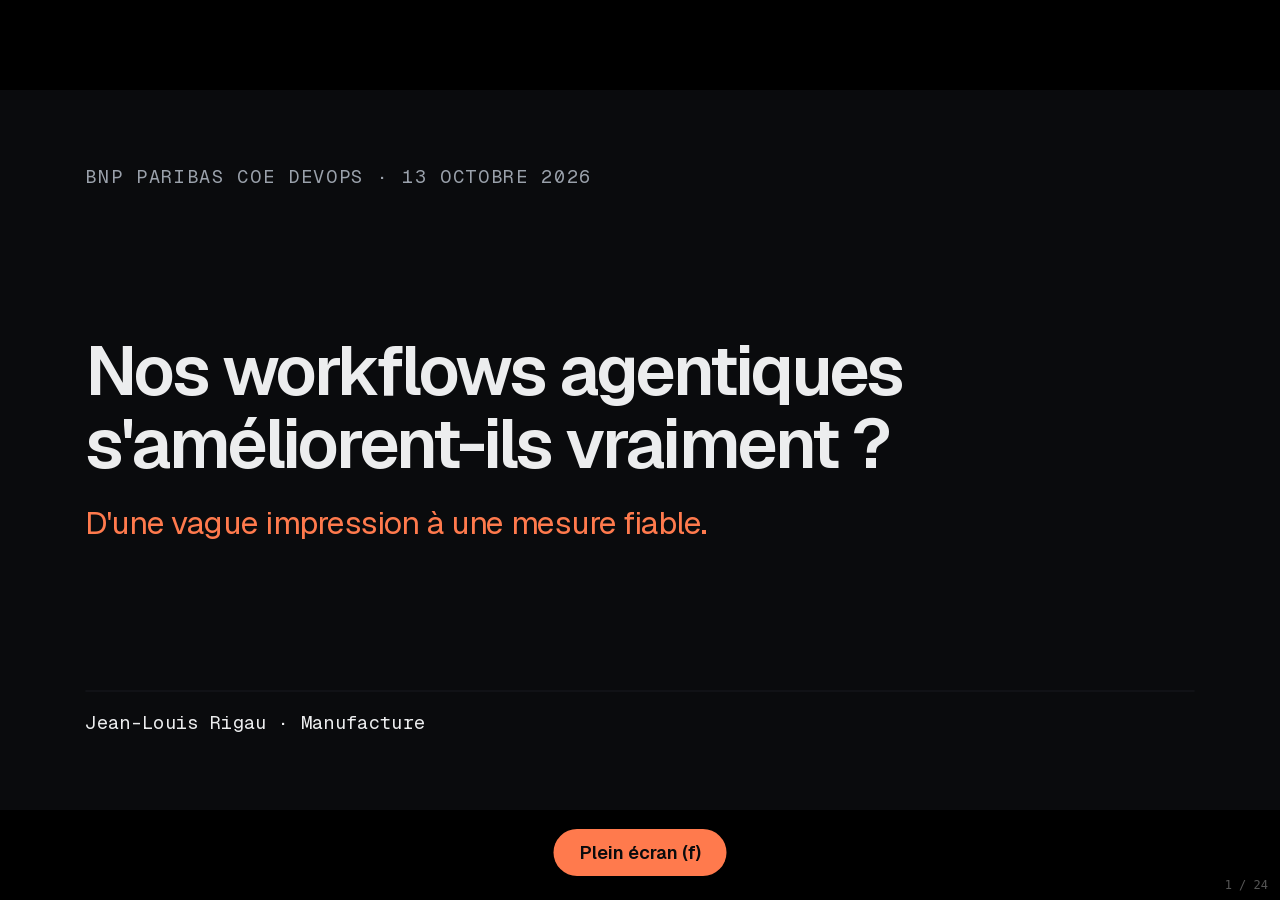
<file: decks/mesure/bnp-coe-devops-2026.html>
<!doctype html><html lang="fr"><head><meta charset="utf-8">
<title>Nos workflows agentiques s&#x27;améliorent-ils vraiment ? — BNP Paribas COE Devops</title>
<link rel="stylesheet" href="fonts/fonts.css">
<style>
*{margin:0;box-sizing:border-box}
html,body{height:100%;background:#000;overflow:hidden}
#stage{position:absolute;left:50%;top:50%;width:1920px;height:1080px;transform-origin:center}
.slide{position:absolute;inset:0;width:1920px;height:1080px;display:none !important;overflow:hidden}
.slide.on{display:flex !important}
.slide [data-build-in]{transition:opacity .35s,transform .35s}
.slide [data-build-in].hidden{opacity:0;transform:translateY(24px)}
video.clip{cursor:pointer;background:#0A0B0D}
#hud{position:fixed;right:12px;bottom:8px;font:12px monospace;color:#555}
#fs{position:fixed;left:50%;bottom:24px;transform:translateX(-50%);font:600 18px Geist,sans-serif;color:#0A0B0D;background:#FF7A4D;border:0;border-radius:999px;padding:12px 26px;cursor:pointer;transition:opacity .4s}
:fullscreen #fs{opacity:0;pointer-events:none}
</style></head><body>
<div id="stage">
<section class="slide" data-id="cover" id="cover" data-transition="fade" style="background:#0A0B0D;color:#ECEDEE;font-family:'Geist', Arial, sans-serif;padding:112px 128px;display:flex;flex-direction:column;gap:32px">

<p style="font-family:'Geist Mono', 'Courier New', monospace;font-size:28px;letter-spacing:2px;text-transform:uppercase;color:#9AA1AB">BNP Paribas COE Devops · 13 octobre 2026</p>
<div style="flex:1"></div>
<h1 style="font-size:104px;font-weight:600;line-height:1.05;letter-spacing:-4px;color:#ECEDEE">Nos workflows agentiques s'améliorent-ils vraiment ?</h1>
<p style="font-size:48px;line-height:1.35;color:#FF7A4D;letter-spacing:-1px">D'une vague impression à une mesure fiable.</p>
<div style="flex:1"></div>
<div style="display:flex;align-items:center;gap:24px;border-top:1px solid #1E2127;padding-top:28px"><p style="font-family:'Geist Mono', 'Courier New', monospace;font-size:28px;line-height:1.35;color:#ECEDEE;">Jean-Louis Rigau · Manufacture</p></div>

</section>

<section class="slide" data-id="hook" id="hook" data-transition="fade" style="background:#0A0B0D;color:#ECEDEE;font-family:'Geist', Arial, sans-serif">
<div style="position:absolute;left:128px;bottom:64px;width:1664px;height:4px;background:#1E2127"></div><div style="position:absolute;left:128px;bottom:64px;width:139px;height:4px;background:#FF7A4D"></div><p style="position:absolute;left:128px;bottom:88px;width:1664px;font-family:'Geist Mono', 'Courier New', monospace;font-size:28px;line-height:1.2;color:#9AA1AB">Ouverture</p>
<p data-build-in="rise 1" style="position:absolute;left:128px;width:1664px;font-size:60px;font-weight:400;line-height:1.15;letter-spacing:-2px;color:#B4BAC2;top:200px">Vous ajoutez un skill...</p><p data-build-in="rise 2" style="position:absolute;left:128px;width:1664px;font-size:60px;font-weight:400;line-height:1.15;letter-spacing:-2px;color:#B4BAC2;top:280px">Vous faites relire le travail d'un agent par un autre...</p><p data-build-in="rise 3" style="position:absolute;left:128px;width:1664px;font-size:60px;font-weight:400;line-height:1.15;letter-spacing:-2px;color:#B4BAC2;top:360px">Vous changez de modèle...</p><p data-build-in="rise 4" style="position:absolute;left:128px;width:1664px;font-size:60px;font-weight:400;line-height:1.15;letter-spacing:-2px;color:#B4BAC2;top:500px;color:#ECEDEE;font-weight:500">Et vous trouvez que ça s'améliore !</p><p data-build-in="rise 5" style="position:absolute;left:128px;top:660px;width:1664px;font-size:120px;font-weight:600;line-height:1.05;letter-spacing:-4px;color:#FF7A4D">Mais comment en être sûr ?</p>

</section>

<section class="slide" data-id="speaker" id="speaker" data-transition="fade" style="background:#0A0B0D;color:#ECEDEE;font-family:'Geist', Arial, sans-serif;font-size:36px;padding:112px 128px 200px;display:flex;flex-direction:column;gap:40px">
<div style="position:absolute;left:128px;bottom:64px;width:1664px;height:4px;background:#1E2127"></div><div style="position:absolute;left:128px;bottom:64px;width:208px;height:4px;background:#FF7A4D"></div><p style="position:absolute;left:128px;bottom:88px;width:1664px;font-family:'Geist Mono', 'Courier New', monospace;font-size:28px;line-height:1.2;color:#9AA1AB">Ouverture</p>
<div style="flex:1"></div>
<div style="display:flex;gap:96px;align-items:center">
<img src="assets/speaker.jpg" alt="Jean-Louis Rigau" style="width:440px;height:440px;object-fit:cover;border-radius:50%;border:3px solid #FF7A4D">
<div style="flex:1;display:flex;flex-direction:column;gap:24px">
<h2 style="font-size:80px;font-weight:600;line-height:1.05;letter-spacing:-2px;color:#ECEDEE">Jean-Louis Rigau</h2>
<p style="font-size:36px;line-height:1.35;color:#FF7A4D;">Vibe coder & AI-native advisor @ Manufacture</p>
<p style="font-size:36px;line-height:1.35;color:#ECEDEE;">J'aide les entreprises à construire des organisations agentiques, de l'outillage au delivery, en mesurant ce que les agents changent vraiment.</p>
</div></div>
<div style="flex:1"></div>
<div style="display:flex;gap:0px;justify-content:flex-end">
<div style="display:flex;flex-direction:column;gap:12px;align-items:center;width:260px"><img src="assets/qr-linkedin.png" alt="QR code du profil LinkedIn de Jean-Louis Rigau" style="width:180px;height:180px;object-fit:contain;border-radius:12px"><p style="font-family:'Geist Mono', 'Courier New', monospace;font-size:28px;line-height:1.35;color:#B4BAC2;text-align:center">LinkedIn</p></div>
</div>
<img src="assets/qa-arrow.png" alt="" style="position:absolute;left:1331px;top:556px;width:300px;height:260px">

</section>

<section class="slide" data-id="godel" id="godel" data-transition="fade" style="background:#0A0B0D;color:#ECEDEE;font-family:'Geist', Arial, sans-serif;font-size:36px;padding:112px 128px 200px;display:flex;flex-direction:column;gap:40px">
<div style="position:absolute;left:128px;bottom:64px;width:1664px;height:4px;background:#1E2127"></div><div style="position:absolute;left:128px;bottom:64px;width:277px;height:4px;background:#FF7A4D"></div><p style="position:absolute;left:128px;bottom:88px;width:1664px;font-family:'Geist Mono', 'Courier New', monospace;font-size:28px;line-height:1.2;color:#9AA1AB">Ouverture</p>
<div style="display:flex;align-items:baseline;gap:28px;border-bottom:1px solid #1E2127;padding-bottom:20px"><p style="font-family:'Geist Mono', 'Courier New', monospace;font-size:28px;color:#FF7A4D">04</p><h2 style="flex:1;font-size:64px;font-weight:600;line-height:1.1;letter-spacing:-2px;color:#ECEDEE">On ne sait pas prouver, alors on mesure</h2></div>
<div style="display:flex;gap:40px;align-items:stretch">
<div style="flex:1;display:flex;flex-direction:column;gap:12px;border:1px solid #1E2127;border-radius:14px;padding:28px"><p style="font-family:'Geist Mono', 'Courier New', monospace;font-size:28px;letter-spacing:2px;text-transform:uppercase;color:#9AA1AB">2003 · l'idéal théorique</p><h3 style="font-size:48px;font-weight:600;line-height:1.1;letter-spacing:-1px;color:#ECEDEE">Machine de Gödel</h3><p style="font-size:36px;line-height:1.35;color:#B4BAC2;">Jürgen Schmidhuber imagine une machine qui réécrit son propre code, mais seulement si elle <b>prouve</b> que c'est mieux.</p></div>
<div style="display:flex;align-items:center"><svg width="40" height="20" viewBox="0 0 40 20" style="display:block;flex:none"><path d="M0 8h30V2l10 8-10 8v-6H0z" fill="#9AA1AB"/></svg></div>
<div style="flex:1;display:flex;flex-direction:column;gap:12px;border:1px solid #1E2127;border-radius:14px;padding:28px"><p style="font-family:'Geist Mono', 'Courier New', monospace;font-size:28px;letter-spacing:2px;text-transform:uppercase;color:#9AA1AB">aujourd'hui · en pratique</p><h3 style="font-size:48px;font-weight:600;line-height:1.1;letter-spacing:-1px;color:#FF7A4D">Une approche empirique</h3><p style="font-size:36px;line-height:1.35;color:#B4BAC2;">Prouver, on ne sait pas. Alors on <b>mesure</b> chaque changement sur de vrais essais, et on ne garde que ce qui améliore vraiment le résultat.</p></div>
</div>
<div style="display:flex;flex-direction:column;gap:6px;padding:20px 28px;background:#0F1114;border:1px solid #1E2127;border-radius:14px"><p style="font-size:36px;line-height:1.35;">Une mesure ne prouve rien... mais elle remplace les impressions par des faits.</p></div>

</section>

<section class="slide" data-id="bench-tl" id="bench-tl" data-transition="fade" style="background:#0A0B0D;color:#ECEDEE;font-family:'Geist', Arial, sans-serif;font-size:36px;padding:112px 128px 200px;display:flex;flex-direction:column;gap:40px">
<div style="position:absolute;left:128px;bottom:64px;width:1664px;height:4px;background:#1E2127"></div><div style="position:absolute;left:128px;bottom:64px;width:347px;height:4px;background:#FF7A4D"></div><p style="position:absolute;left:128px;bottom:88px;width:1664px;font-family:'Geist Mono', 'Courier New', monospace;font-size:28px;line-height:1.2;color:#9AA1AB">Ouverture</p>
<div style="display:flex;align-items:baseline;gap:28px;border-bottom:1px solid #1E2127;padding-bottom:20px"><p style="font-family:'Geist Mono', 'Courier New', monospace;font-size:28px;color:#FF7A4D">05</p><h2 style="flex:1;font-size:64px;font-weight:600;line-height:1.1;letter-spacing:-2px;color:#ECEDEE">Les benchmarks mesurent les modèles, pas nos workflows</h2></div>
<div style="flex:1"></div>
<div style="position:relative;display:flex;gap:24px">
<div style="position:absolute;left:10px;right:10px;top:10px;height:2px;background:#262A31"></div>
<div style="flex:1;display:flex;flex-direction:column;gap:10px"><div style="width:20px;height:20px;border-radius:50%;background:#0A0B0D;border:3px solid #FF7A4D"></div><p style="font-family:'Geist Mono', 'Courier New', monospace;font-size:28px;line-height:1.35;color:#FF7A4D;">2021</p><p style="font-size:28px;line-height:1.35;color:#ECEDEE;font-weight:600">HumanEval</p><p style="font-size:28px;line-height:1.35;color:#B4BAC2;">Du code qui passe des tests.</p></div><div style="flex:1;display:flex;flex-direction:column;gap:10px"><div style="width:20px;height:20px;border-radius:50%;background:#0A0B0D;border:3px solid #FF7A4D"></div><p style="font-family:'Geist Mono', 'Courier New', monospace;font-size:28px;line-height:1.35;color:#FF7A4D;">2023</p><p style="font-size:28px;line-height:1.35;color:#ECEDEE;font-weight:600">SWE-bench</p><p style="font-size:28px;line-height:1.35;color:#B4BAC2;">De vraies issues, dans des dépôts publics.</p></div><div style="flex:1;display:flex;flex-direction:column;gap:10px"><div style="width:20px;height:20px;border-radius:50%;background:#0A0B0D;border:3px solid #FF7A4D"></div><p style="font-family:'Geist Mono', 'Courier New', monospace;font-size:28px;line-height:1.35;color:#FF7A4D;">2024</p><p style="font-size:28px;line-height:1.35;color:#ECEDEE;font-weight:600">AI Agents That Matter</p><p style="font-size:28px;line-height:1.35;color:#B4BAC2;">Mesurer aussi le coût et la reproductibilité.</p></div><div style="flex:1;display:flex;flex-direction:column;gap:10px"><div style="width:20px;height:20px;border-radius:50%;background:#0A0B0D;border:3px solid #FF7A4D"></div><p style="font-family:'Geist Mono', 'Courier New', monospace;font-size:28px;line-height:1.35;color:#FF7A4D;">2025</p><p style="font-size:28px;line-height:1.35;color:#ECEDEE;font-weight:600">SWE-bench Pro</p><p style="font-size:28px;line-height:1.35;color:#B4BAC2;">Des tâches longues, sur 41 dépôts actifs.</p></div><div style="flex:1;display:flex;flex-direction:column;gap:10px"><div style="width:20px;height:20px;border-radius:50%;background:#0A0B0D;border:3px solid #FF7A4D"></div><p style="font-family:'Geist Mono', 'Courier New', monospace;font-size:28px;line-height:1.35;color:#FF7A4D;">2025</p><p style="font-size:28px;line-height:1.35;color:#ECEDEE;font-weight:600">Étude METR</p><p style="font-size:28px;line-height:1.35;color:#B4BAC2;">Des devs 19 % plus lents avec l'IA, qui se croyaient 20 % plus rapides.</p></div><div style="flex:1;display:flex;flex-direction:column;gap:10px"><div style="width:20px;height:20px;border-radius:50%;background:#FF7A4D;border:3px solid #FF7A4D"></div><p style="font-family:'Geist Mono', 'Courier New', monospace;font-size:28px;line-height:1.35;color:#FF7A4D;">2026</p><p style="font-size:28px;line-height:1.35;color:#ECEDEE;font-weight:600">Effet scaffold</p><p style="font-size:28px;line-height:1.35;color:#B4BAC2;">Le harnais, une variable cachée des classements.</p></div>
</div>
<div style="flex:1"></div>
<div style="display:flex;flex-direction:column;gap:6px;padding:20px 28px;background:#0F1114;border:1px solid #1E2127;border-radius:14px"><p style="font-size:36px;line-height:1.35;">Les benchmarks le montrent : le workflow compte. Mais pour savoir si le nôtre s'améliore, il faut le mesurer sur nos propres tâches.</p></div>

</section>

<section class="slide" data-id="part1" id="part1" data-transition="fade" style="background:#0A0B0D;color:#ECEDEE;font-family:'Geist', Arial, sans-serif;padding:112px 128px 160px;display:flex;flex-direction:column;gap:32px">
<div style="position:absolute;left:128px;bottom:64px;width:1664px;height:4px;background:#1E2127"></div><div style="position:absolute;left:128px;bottom:64px;width:416px;height:4px;background:#FF7A4D"></div>
<p style="font-family:'Geist Mono', 'Courier New', monospace;font-size:28px;letter-spacing:2px;text-transform:uppercase;color:#FF7A4D">partie 1</p>
<div style="flex:1"></div>
<h1 style="font-size:104px;font-weight:600;line-height:1.05;letter-spacing:-4px;color:#ECEDEE">La mesure</h1>
<div style="flex:1"></div>
<div style="display:flex;gap:32px"><div style="flex:1;display:flex;flex-direction:column;gap:8px;border-top:2px solid #FF7A4D;padding-top:14px"><p style="font-family:'Geist Mono', 'Courier New', monospace;font-size:28px;line-height:1.35;color:#FF7A4D;">préparer</p><p style="font-size:28px;line-height:1.35;color:#B4BAC2;">Une application, le choix d'un use case, des critères d'acceptation.</p></div><div style="flex:1;display:flex;flex-direction:column;gap:8px;border-top:2px solid #262A31;padding-top:14px"><p style="font-family:'Geist Mono', 'Courier New', monospace;font-size:28px;line-height:1.35;color:#FF7A4D;">mesurer</p><p style="font-size:28px;line-height:1.35;color:#B4BAC2;">S'outiller, observer et comparer chaque run.</p></div><div style="flex:1;display:flex;flex-direction:column;gap:8px;border-top:2px solid #262A31;padding-top:14px"><p style="font-family:'Geist Mono', 'Courier New', monospace;font-size:28px;line-height:1.35;color:#FF7A4D;">évaluer</p><p style="font-size:28px;line-height:1.35;color:#B4BAC2;">Se poser les bonnes questions.</p></div></div>

</section>

<section class="slide" data-id="prepare" id="prepare" data-transition="fade" style="background:#0A0B0D;color:#ECEDEE;font-family:'Geist', Arial, sans-serif;font-size:36px;padding:112px 128px 180px;display:flex;flex-direction:column;gap:40px;gap:28px">
<div style="position:absolute;left:128px;bottom:64px;width:1664px;height:4px;background:#1E2127"></div><div style="position:absolute;left:128px;bottom:64px;width:485px;height:4px;background:#FF7A4D"></div><p style="position:absolute;left:128px;bottom:88px;width:1664px;font-family:'Geist Mono', 'Courier New', monospace;font-size:28px;line-height:1.2;color:#9AA1AB">Partie 1 · La mesure — préparer</p>
<div style="display:flex;align-items:baseline;gap:28px;border-bottom:1px solid #1E2127;padding-bottom:20px"><p style="font-family:'Geist Mono', 'Courier New', monospace;font-size:28px;color:#FF7A4D">07</p><h2 style="flex:1;font-size:64px;font-weight:600;line-height:1.1;letter-spacing:-2px;color:#ECEDEE">Une application et un use case comme terrain de jeu</h2></div>
<div style="display:flex;gap:48px;align-items:flex-start">
<div style="width:760px;display:flex;flex-direction:column;gap:10px">
<img src="assets/app-baseline.png" alt="Agreement Hub au départ : la gestion de contrats, sans bibliothèque de clauses" style="width:760px;height:380px;object-fit:contain;border:1px solid #1E2127;border-radius:12px">
<p style="font-family:'Geist Mono', 'Courier New', monospace;font-size:28px;line-height:1.35;color:#9AA1AB;">Agreement Hub au départ · React, Express, SQLite, 24 tests (TU + Playwright)</p>
</div>
<div style="flex:1;display:flex;flex-direction:column;gap:20px">
<div style="display:flex;flex-direction:column;gap:10px"><p style="font-family:'Geist Mono', 'Courier New', monospace;font-size:28px;letter-spacing:2px;text-transform:uppercase;color:#FF7A4D">le use case · AH02</p>
<p style="font-size:30px;line-height:1.35;">Une bibliothèque de clauses : les créer, les archiver, les insérer dans un contrat avec leur provenance.</p></div>
<div style="display:flex;flex-direction:column;gap:2px;border:2px solid #FF7A4D;border-radius:14px;padding:12px 24px;background:#0F1114"><p style="font-family:'Geist Mono', 'Courier New', monospace;font-size:28px;letter-spacing:2px;text-transform:uppercase;color:#FF7A4D">exigence clé</p><p style="font-size:32px;line-height:1.35;color:#ECEDEE;font-weight:600">Aucun doublon, même en cas de retry.</p></div>
<div style="display:flex;flex-direction:column;gap:6px"><p style="font-family:'Geist Mono', 'Courier New', monospace;font-size:28px;letter-spacing:2px;text-transform:uppercase;color:#9AA1AB">19 critères d'acceptation</p><div style="display:flex;gap:20px;align-items:baseline;border-bottom:1px solid #1E2127;padding:4px 0"><p style="font-family:'Geist Mono', 'Courier New', monospace;font-size:28px;line-height:1.35;color:#FF7A4D;width:56px">L0</p><p style="font-family:'Geist Mono', 'Courier New', monospace;font-size:28px;line-height:1.35;color:#ECEDEE;width:40px;text-align:right">1</p><p style="font-size:28px;line-height:1.35;color:#B4BAC2;flex:1">le CRUD des contrats existant reste intact</p></div><div style="display:flex;gap:20px;align-items:baseline;border-bottom:1px solid #1E2127;padding:4px 0"><p style="font-family:'Geist Mono', 'Courier New', monospace;font-size:28px;line-height:1.35;color:#FF7A4D;width:56px">L1</p><p style="font-family:'Geist Mono', 'Courier New', monospace;font-size:28px;line-height:1.35;color:#ECEDEE;width:40px;text-align:right">8</p><p style="font-size:28px;line-height:1.35;color:#B4BAC2;flex:1">créer, lister, éditer une clause, ses révisions</p></div><div style="display:flex;gap:20px;align-items:baseline;border-bottom:1px solid #1E2127;padding:4px 0"><p style="font-family:'Geist Mono', 'Courier New', monospace;font-size:28px;line-height:1.35;color:#FF7A4D;width:56px">L2</p><p style="font-family:'Geist Mono', 'Courier New', monospace;font-size:28px;line-height:1.35;color:#ECEDEE;width:40px;text-align:right">3</p><p style="font-size:28px;line-height:1.35;color:#B4BAC2;flex:1">archiver, restaurer, filtrer</p></div><div style="display:flex;gap:20px;align-items:baseline;border-bottom:1px solid #1E2127;padding:4px 0"><p style="font-family:'Geist Mono', 'Courier New', monospace;font-size:28px;line-height:1.35;color:#FF7A4D;width:56px">L3</p><p style="font-family:'Geist Mono', 'Courier New', monospace;font-size:28px;line-height:1.35;color:#ECEDEE;width:40px;text-align:right">7</p><p style="font-size:28px;line-height:1.35;color:#B4BAC2;flex:1">prévisualiser, insérer avec provenance, retry sans doublon</p></div></div>
</div></div>
<div style="flex:1"></div>
<div style="display:flex;flex-direction:column;gap:6px;padding:20px 28px;background:#0F1114;border:1px solid #1E2127;border-radius:14px"><p style="font-size:36px;line-height:1.35;">Ce que « réussir » veut dire est fixé avant le premier run, et vérifié comme un utilisateur.</p></div>

</section>

<section class="slide" data-id="iterate" id="iterate" data-transition="fade" style="background:#0A0B0D;color:#ECEDEE;font-family:'Geist', Arial, sans-serif;font-size:36px;padding:112px 128px 170px;display:flex;flex-direction:column;gap:40px;gap:16px">
<div style="position:absolute;left:128px;bottom:64px;width:1664px;height:4px;background:#1E2127"></div><div style="position:absolute;left:128px;bottom:64px;width:555px;height:4px;background:#FF7A4D"></div><p style="position:absolute;left:128px;bottom:88px;width:1664px;font-family:'Geist Mono', 'Courier New', monospace;font-size:28px;line-height:1.2;color:#9AA1AB">Partie 1 · La mesure — préparer</p>
<div style="display:flex;align-items:baseline;gap:28px;border-bottom:1px solid #1E2127;padding-bottom:20px"><p style="font-family:'Geist Mono', 'Courier New', monospace;font-size:28px;color:#FF7A4D">08</p><h2 style="flex:1;font-size:64px;font-weight:600;line-height:1.1;letter-spacing:-2px;color:#ECEDEE">Un skill et un workflow comme point de départ</h2></div>
<div style="display:flex;gap:48px;align-items:stretch">
<div style="flex:2;display:flex;flex-direction:column;gap:14px"><p style="font-family:'Geist Mono', 'Courier New', monospace;font-size:28px;letter-spacing:2px;text-transform:uppercase;color:#FF7A4D">le workflow de départ</p>
<div style="flex:1;display:flex;gap:12px;align-items:stretch">
<div style="flex:1;display:flex;flex-direction:column;gap:8px;border:2px dashed transparent;padding:10px 0 12px">
<p aria-hidden="true" style="font-family:'Geist Mono', 'Courier New', monospace;font-size:24px;line-height:1.2;color:transparent">&nbsp;</p>
<div style="flex:1;display:flex"><div style="flex:1;display:flex;flex-direction:column;gap:8px;border:1px solid #1E2127;border-radius:14px;padding:20px 22px;background:#0F1114"><p style="font-size:32px;line-height:1.35;color:#ECEDEE;font-weight:600">Implémenter</p><p style="font-size:28px;line-height:1.35;color:#B4BAC2;">L'agent code la fonctionnalité.</p><p style="margin-top:auto;align-self:flex-end;font-family:'Geist Mono', 'Courier New', monospace;font-size:24px;color:#0A0B0D;background:#FF7A4D;border-radius:999px;padding:2px 14px">+ skill</p></div></div></div><div style="display:flex;align-items:center"><svg width="40" height="20" viewBox="0 0 40 20" style="display:block;flex:none"><path d="M0 8h30V2l10 8-10 8v-6H0z" fill="#9AA1AB"/></svg></div>
<div style="flex:2.3;display:flex;flex-direction:column;gap:8px;border:2px dashed #FF7A4D;border-radius:18px;padding:10px 12px 12px">
<p style="font-family:'Geist Mono', 'Courier New', monospace;font-size:24px;line-height:1.2;color:#FF7A4D">review</p>
<div style="flex:1;display:flex;gap:12px;align-items:stretch">
<div style="position:relative;flex:1;display:flex;flex-direction:column;gap:8px;border:1px solid #1E2127;border-radius:14px;padding:20px 22px;background:#0F1114"><p style="font-size:32px;line-height:1.35;color:#ECEDEE;font-weight:600">Relire</p><p style="font-size:28px;line-height:1.35;color:#B4BAC2;">Un autre agent, sans le verdict.</p></div><div style="display:flex;align-items:center"><svg width="40" height="20" viewBox="0 0 40 20" style="display:block;flex:none"><path d="M0 8h30V2l10 8-10 8v-6H0z" fill="#9AA1AB"/></svg></div>
<div style="position:relative;flex:1;display:flex;flex-direction:column;gap:8px;border:1px solid #1E2127;border-radius:14px;padding:20px 22px;background:#0F1114"><p style="font-size:32px;line-height:1.35;color:#ECEDEE;font-weight:600">Corriger</p><p style="font-size:28px;line-height:1.35;color:#B4BAC2;">Une nouvelle session vérifie la review et corrige.</p></div>
</div></div>
</div></div>
<div style="flex:1;display:flex;flex-direction:column;gap:14px"><p style="font-family:'Geist Mono', 'Courier New', monospace;font-size:28px;letter-spacing:2px;text-transform:uppercase;color:#FF7A4D">4 configurations comparées</p>
<div style="flex:1;display:grid;grid-template-columns:1fr 1fr;gap:12px"><div style="display:flex;flex-direction:column;justify-content:center;gap:4px;border:1px solid #1E2127;border-radius:10px;padding:10px 18px"><p style="font-family:'Geist Mono', 'Courier New', monospace;font-size:28px;line-height:1.35;color:#FF7A4D;">C0</p><p style="font-size:28px;line-height:1.35;color:#B4BAC2;">agent seul</p></div><div style="display:flex;flex-direction:column;justify-content:center;gap:4px;border:1px solid #1E2127;border-radius:10px;padding:10px 18px"><p style="font-family:'Geist Mono', 'Courier New', monospace;font-size:28px;line-height:1.35;color:#FF7A4D;">CB</p><p style="font-size:28px;line-height:1.35;color:#B4BAC2;">+ skill</p></div><div style="display:flex;flex-direction:column;justify-content:center;gap:4px;border:1px solid #1E2127;border-radius:10px;padding:10px 18px"><p style="font-family:'Geist Mono', 'Courier New', monospace;font-size:28px;line-height:1.35;color:#FF7A4D;">CR</p><p style="font-size:28px;line-height:1.35;color:#B4BAC2;">+ review</p></div><div style="display:flex;flex-direction:column;justify-content:center;gap:4px;border:1px solid #1E2127;border-radius:10px;padding:10px 18px"><p style="font-family:'Geist Mono', 'Courier New', monospace;font-size:28px;line-height:1.35;color:#FF7A4D;">CBR</p><p style="font-size:28px;line-height:1.35;color:#B4BAC2;">les deux</p></div></div>
</div></div>
<div style="flex:1"></div>
<div style="display:flex;flex-direction:column;gap:14px"><p style="font-family:'Geist Mono', 'Courier New', monospace;font-size:28px;letter-spacing:2px;text-transform:uppercase;color:#FF7A4D">puis itérer sur le skill</p>
<p style="font-size:28px;line-height:1.35;color:#ECEDEE;">Un skill qui aide l'agent à transformer l'énoncé en vérifications observables.</p>
<div style="display:flex;gap:28px"><div style="flex:1;display:flex;flex-direction:column;gap:6px;border-top:2px solid #262A31;padding-top:12px"><p style="font-family:'Geist Mono', 'Courier New', monospace;font-size:28px;line-height:1.35;color:#FF7A4D;">skill v1</p><p style="font-size:28px;line-height:1.35;color:#ECEDEE;font-weight:600">Une matrice de vérification</p><p style="font-family:'Geist Mono', 'Courier New', monospace;font-size:28px;line-height:1.35;color:#B4BAC2;">→ aucun gain</p></div><div style="flex:1;display:flex;flex-direction:column;gap:6px;border-top:2px solid #262A31;padding-top:12px"><p style="font-family:'Geist Mono', 'Courier New', monospace;font-size:28px;line-height:1.35;color:#FF7A4D;">skill v2</p><p style="font-size:28px;line-height:1.35;color:#ECEDEE;font-weight:600">Des contre-exemples ciblés</p><p style="font-family:'Geist Mono', 'Courier New', monospace;font-size:28px;line-height:1.35;color:#B4BAC2;">→ retry testé, aucun gain</p></div><div style="flex:1;display:flex;flex-direction:column;gap:6px;border-top:2px solid #262A31;padding-top:12px"><p style="font-family:'Geist Mono', 'Courier New', monospace;font-size:28px;line-height:1.35;color:#FF7A4D;">skill v3</p><p style="font-size:28px;line-height:1.35;color:#ECEDEE;font-weight:600">Exécuter, pas cocher</p><p style="font-family:'Geist Mono', 'Courier New', monospace;font-size:28px;line-height:1.35;color:#B4BAC2;">→ testé seulement en pilote</p></div></div></div>
<div style="flex:1"></div>
<div style="display:flex;flex-direction:column;gap:6px;padding:20px 28px;background:#0F1114;border:1px solid #1E2127;border-radius:14px"><p style="font-size:36px;line-height:1.35;">Écrire, mesurer, corriger, recommencer : un skill se construit par itérations.</p></div>

</section>

<section class="slide" data-id="tooling" id="tooling" data-transition="fade" style="background:#0A0B0D;color:#ECEDEE;font-family:'Geist', Arial, sans-serif;font-size:36px;padding:112px 128px 200px;display:flex;flex-direction:column;gap:40px;gap:32px">
<div style="position:absolute;left:128px;bottom:64px;width:1664px;height:4px;background:#1E2127"></div><div style="position:absolute;left:128px;bottom:64px;width:624px;height:4px;background:#FF7A4D"></div><p style="position:absolute;left:128px;bottom:88px;width:1664px;font-family:'Geist Mono', 'Courier New', monospace;font-size:28px;line-height:1.2;color:#9AA1AB">Partie 1 · La mesure — mesurer</p>
<div style="display:flex;align-items:baseline;gap:28px;border-bottom:1px solid #1E2127;padding-bottom:20px"><p style="font-family:'Geist Mono', 'Courier New', monospace;font-size:28px;color:#FF7A4D">09</p><h2 style="flex:1;font-size:64px;font-weight:600;line-height:1.1;letter-spacing:-2px;color:#ECEDEE">La chaîne de mesure, du plan au résultat</h2></div>
<div style="display:flex;flex-direction:column;gap:14px"><div style="display:flex;align-items:center;gap:16px"><p style="font-family:'Geist Mono', 'Courier New', monospace;font-size:24px;color:#FF7A4D;border:1.5px solid #FF7A4D;border-radius:999px;padding:2px 14px;white-space:nowrap;flex:none">étude r07a</p><p style="font-size:28px;line-height:1.35;color:#ECEDEE;">le skill et la review font-ils mieux que l'agent seul ?</p></div>
<div style="display:flex;gap:24px"><div style="flex:1;display:flex;align-items:baseline;gap:14px;border-top:2px solid #262A31;padding-top:10px"><p style="font-size:44px;line-height:1.35;color:#ECEDEE;font-weight:600;white-space:nowrap">3 × 4</p><p style="font-size:28px;line-height:1.35;color:#B4BAC2;">modèles × workflows</p></div><div style="flex:1;display:flex;align-items:baseline;gap:14px;border-top:2px solid #262A31;padding-top:10px"><p style="font-size:44px;line-height:1.35;color:#ECEDEE;font-weight:600;white-space:nowrap">× 5</p><p style="font-size:28px;line-height:1.35;color:#B4BAC2;">répétitions</p></div><div style="flex:1;display:flex;align-items:baseline;gap:14px;border-top:2px solid #262A31;padding-top:10px"><p style="font-size:44px;line-height:1.35;color:#ECEDEE;font-weight:600;white-space:nowrap">60</p><p style="font-size:28px;line-height:1.35;color:#B4BAC2;">résultats notés</p></div></div></div>
<div style="flex:1"></div>
<div style="display:flex;gap:12px;align-items:stretch;margin-top:0px">
<div style="flex:1;align-self:stretch;display:flex;flex-direction:column;gap:16px;border:2px dashed transparent;padding:18px 0"><p aria-hidden="true" style="font-family:'Geist Mono', 'Courier New', monospace;font-size:28px;line-height:1.35;color:transparent">&nbsp;</p><div style="flex:1;display:flex;flex-direction:column;justify-content:center"><div style="display:flex;flex-direction:column;gap:8px;border:1px solid #1E2127;border-radius:14px;padding:18px 20px;background:#0F1114"><p style="font-size:32px;line-height:1.35;color:#ECEDEE;font-weight:600">Plan d'étude</p><p style="font-size:28px;line-height:1.35;color:#B4BAC2;">construit avec un agent, puis figé</p></div></div></div>
<div style="display:flex;flex-direction:column;gap:16px;padding:18px 0;border:2px dashed transparent"><p style="font-family:'Geist Mono', 'Courier New', monospace;font-size:28px;line-height:1.35;color:transparent">·</p><div style="flex:1;display:flex;align-items:center"><svg width="40" height="20" viewBox="0 0 40 20" style="display:block;flex:none"><path d="M0 8h30V2l10 8-10 8v-6H0z" fill="#9AA1AB"/></svg></div></div>
<div style="position:relative;flex:2.6;display:flex;flex-direction:column;border:2px dashed #333842;border-radius:18px;padding:18px 24px;gap:16px">
<p style="font-family:'Geist Mono', 'Courier New', monospace;font-size:28px;line-height:1.35;color:#9AA1AB">Harbor (orchestrateur)</p>
<div style="flex:1;display:flex;gap:12px;align-items:center">
<div style="flex:1.3;display:flex;flex-direction:column;gap:6px;border:2px solid #FF7A4D;border-radius:14px;padding:18px 20px;background:#0F1114"><p style="font-size:32px;line-height:1.35;color:#ECEDEE;font-weight:600">Taxiway</p><p style="font-size:28px;line-height:1.35;color:#B4BAC2;">un lab dédié et isolé par phase</p><p style="font-size:28px;line-height:1.35;color:#ECEDEE;">· Claude Code</p><p style="font-size:28px;line-height:1.35;color:#ECEDEE;">· gateway LiteLLM</p><p style="font-size:28px;line-height:1.35;color:#ECEDEE;">· traces Langfuse</p><p style="font-size:28px;line-height:1.35;color:#ECEDEE;">· enregistrement</p></div>
<div style="display:flex;align-items:center"><svg width="40" height="20" viewBox="0 0 40 20" style="display:block;flex:none"><path d="M0 8h30V2l10 8-10 8v-6H0z" fill="#9AA1AB"/></svg></div>
<div style="position:relative;flex:1;display:flex;flex-direction:column;gap:8px;border:1px solid #1E2127;border-radius:14px;padding:18px 20px;background:#0F1114"><p style="font-size:32px;line-height:1.35;color:#ECEDEE;font-weight:600">Évaluateur</p><p style="font-size:28px;line-height:1.35;color:#B4BAC2;">critères d'acceptation, analyse déterministe sans modèle</p><div style="display:flex;justify-content:flex-end;gap:8px;padding-top:6px"><p style="font-family:'Geist Mono', 'Courier New', monospace;font-size:24px;color:#0A0B0D;background:#FF7A4D;border-radius:999px;padding:2px 14px">v3</p><p style="font-family:'Geist Mono', 'Courier New', monospace;font-size:24px;color:#0A0B0D;background:#FF7A4D;border-radius:999px;padding:2px 14px">v4</p><p style="font-family:'Geist Mono', 'Courier New', monospace;font-size:24px;color:#0A0B0D;background:#FF7A4D;border-radius:999px;padding:2px 14px">v5</p></div></div>
</div>
</div>
<div style="display:flex;flex-direction:column;gap:16px;padding:18px 0;border:2px dashed transparent"><p style="font-family:'Geist Mono', 'Courier New', monospace;font-size:28px;line-height:1.35;color:transparent">·</p><div style="flex:1;display:flex;align-items:center"><svg width="40" height="20" viewBox="0 0 40 20" style="display:block;flex:none"><path d="M0 8h30V2l10 8-10 8v-6H0z" fill="#9AA1AB"/></svg></div></div>
<div style="flex:1;align-self:stretch;display:flex;flex-direction:column;gap:16px;border:2px dashed transparent;padding:18px 0"><p aria-hidden="true" style="font-family:'Geist Mono', 'Courier New', monospace;font-size:28px;line-height:1.35;color:transparent">&nbsp;</p><div style="flex:1;display:flex;flex-direction:column;justify-content:center"><div style="display:flex;flex-direction:column;gap:8px;border:1px solid #1E2127;border-radius:14px;padding:18px 20px;background:#0F1114"><p style="font-size:32px;line-height:1.35;color:#ECEDEE;font-weight:600">Restitution</p><p style="font-size:28px;line-height:1.35;color:#B4BAC2;">une page par étude, résultats et preuves</p></div></div></div>
</div>

</section>

<section class="slide" data-id="v-tooling" id="v-tooling" data-transition="fade" style="background:#0A0B0D;padding:0">

<p style="position:absolute;left:200px;top:72px;font-family:'Geist Mono', 'Courier New', monospace;font-size:28px;color:#FF7A4D;letter-spacing:.06em">▶ VIDÉO · Une étude : le plan, un run, son verdict, son enregistrement</p><div style="position:absolute;left:192px;top:128px;width:1536px;height:864px;border:8px solid #0F1114;outline:2px solid #FF7A4D;border-radius:18px;overflow:hidden"><video class="clip" poster="assets/clip-tooling-png.png" src="assets/clip-tooling-mp4.mp4" muted loop playsinline preload="auto" aria-label="Une étude : le plan, un run, son verdict, son enregistrement" style="width:1520px;height:855px;object-fit:cover"></video></div>

</section>

<section class="slide" data-id="q1" id="q1" data-transition="fade" style="background:#0A0B0D;color:#ECEDEE;font-family:'Geist', Arial, sans-serif;font-size:36px;padding:112px 128px 200px;display:flex;flex-direction:column;gap:40px;gap:28px">
<div style="position:absolute;left:128px;bottom:64px;width:1664px;height:4px;background:#1E2127"></div><div style="position:absolute;left:128px;bottom:64px;width:763px;height:4px;background:#FF7A4D"></div><p style="position:absolute;left:128px;bottom:88px;width:1664px;font-family:'Geist Mono', 'Courier New', monospace;font-size:28px;line-height:1.2;color:#9AA1AB">Partie 1 · La mesure — évaluer</p>
<p style="font-family:'Geist Mono', 'Courier New', monospace;font-size:28px;letter-spacing:2px;text-transform:uppercase;color:#FF7A4D">question 1 · mon skill et ma review font-ils mieux ?</p><div style="display:flex;align-items:baseline;gap:28px;border-bottom:1px solid #1E2127;padding-bottom:20px"><p style="font-family:'Geist Mono', 'Courier New', monospace;font-size:28px;color:#FF7A4D">11</p><h2 style="flex:1;font-size:64px;font-weight:600;line-height:1.1;letter-spacing:-2px;color:#ECEDEE">Presque pas, et ce n'est pas gratuit</h2></div>
<div style="display:flex;gap:40px;align-items:center">
<div style="width:500px;display:flex;flex-direction:column;gap:22px">
<div style="display:flex;flex-direction:column;gap:2px;border-top:2px solid #262A31;padding-top:10px"><p style="font-size:48px;line-height:1.35;color:#ECEDEE;font-weight:600;line-height:1.1">≈ 0</p><p style="font-size:28px;line-height:1.35;color:#B4BAC2;">critère gagné avec le skill, v1 comme v2</p></div>
<div style="display:flex;flex-direction:column;gap:2px;border-top:2px solid #262A31;padding-top:10px"><p style="font-size:48px;line-height:1.35;color:#ECEDEE;font-weight:600;line-height:1.1">0 à 2 / 5</p><p style="font-size:28px;line-height:1.35;color:#B4BAC2;">essais réparés par la review, sans régression</p></div>
<div style="display:flex;flex-direction:column;gap:2px;border-top:2px solid #262A31;padding-top:10px"><p style="font-size:48px;line-height:1.35;color:#FF9B7A;font-weight:600;line-height:1.1">+2,7 à 3,7 $</p><p style="font-size:28px;line-height:1.35;color:#B4BAC2;">par essai pour la review, chez Opus 4.8 et Opus 5</p></div>
</div>
<div style="flex:1;display:flex;flex-direction:column"><div style="display:flex;gap:16px;padding:0 0 12px;border-bottom:1px solid #262A31"><p style="font-family:'Geist Mono', 'Courier New', monospace;font-size:28px;line-height:1.35;color:#9AA1AB;width:150px"></p><div style="flex:1;display:flex;gap:10px;align-items:baseline"><p style="font-family:'Geist Mono', 'Courier New', monospace;font-size:28px;line-height:1.35;color:#FF7A4D;">C0</p><p style="font-size:28px;line-height:1.35;color:#9AA1AB;">agent seul</p></div><div style="flex:1;display:flex;gap:10px;align-items:baseline"><p style="font-family:'Geist Mono', 'Courier New', monospace;font-size:28px;line-height:1.35;color:#FF7A4D;">CB</p><p style="font-size:28px;line-height:1.35;color:#9AA1AB;">+ skill</p></div><div style="flex:1;display:flex;gap:10px;align-items:baseline"><p style="font-family:'Geist Mono', 'Courier New', monospace;font-size:28px;line-height:1.35;color:#FF7A4D;">CR</p><p style="font-size:28px;line-height:1.35;color:#9AA1AB;">+ review</p></div><div style="flex:1;display:flex;gap:10px;align-items:baseline"><p style="font-family:'Geist Mono', 'Courier New', monospace;font-size:28px;line-height:1.35;color:#FF7A4D;">CBR</p><p style="font-size:28px;line-height:1.35;color:#9AA1AB;">les deux</p></div></div><div style="display:flex;gap:16px;align-items:center;padding:12px 0;border-bottom:1px solid #1E2127"><p style="font-family:'Geist Mono', 'Courier New', monospace;font-size:28px;line-height:1.35;color:#ECEDEE;width:150px">Opus 4.8</p><div style="flex:1;min-width:0;display:flex;flex-direction:column;gap:2px"><p style="font-size:44px;line-height:1.35;color:#FF9B7A;font-weight:600;line-height:1.1">0/5</p><p style="font-family:'Geist Mono', 'Courier New', monospace;font-size:28px;line-height:1.35;color:#B4BAC2;">5,65 $</p></div><div style="flex:1;min-width:0;display:flex;flex-direction:column;gap:2px"><p style="font-size:44px;line-height:1.35;color:#FF9B7A;font-weight:600;line-height:1.1">0/5</p><p style="font-family:'Geist Mono', 'Courier New', monospace;font-size:28px;line-height:1.35;color:#B4BAC2;">5,95 $</p></div><div style="flex:1;min-width:0;display:flex;flex-direction:column;gap:2px"><p style="font-size:44px;line-height:1.35;color:#FF9B7A;font-weight:600;line-height:1.1">0/5</p><p style="font-family:'Geist Mono', 'Courier New', monospace;font-size:28px;line-height:1.35;color:#B4BAC2;">8,38 $</p></div><div style="flex:1;min-width:0;display:flex;flex-direction:column;gap:2px"><p style="font-size:44px;line-height:1.35;color:#FF9B7A;font-weight:600;line-height:1.1">0/5</p><p style="font-family:'Geist Mono', 'Courier New', monospace;font-size:28px;line-height:1.35;color:#B4BAC2;">8,69 $</p></div></div><div style="display:flex;gap:16px;align-items:center;padding:12px 0;border-bottom:1px solid #1E2127"><p style="font-family:'Geist Mono', 'Courier New', monospace;font-size:28px;line-height:1.35;color:#ECEDEE;width:150px">Opus 5</p><div style="flex:1;min-width:0;display:flex;flex-direction:column;gap:2px"><p style="font-size:44px;line-height:1.35;color:#FF9B7A;font-weight:600;line-height:1.1">0/5</p><p style="font-family:'Geist Mono', 'Courier New', monospace;font-size:28px;line-height:1.35;color:#B4BAC2;">7,26 $</p></div><div style="flex:1;min-width:0;display:flex;flex-direction:column;gap:2px"><p style="font-size:44px;line-height:1.35;color:#FF9B7A;font-weight:600;line-height:1.1">0/5</p><p style="font-family:'Geist Mono', 'Courier New', monospace;font-size:28px;line-height:1.35;color:#B4BAC2;">7,84 $</p></div><div style="flex:1;min-width:0;display:flex;flex-direction:column;gap:2px"><p style="font-size:44px;line-height:1.35;color:#ECEDEE;font-weight:600;line-height:1.1">2/5</p><p style="font-family:'Geist Mono', 'Courier New', monospace;font-size:28px;line-height:1.35;color:#B4BAC2;">10,62 $</p></div><div style="flex:1;min-width:0;display:flex;flex-direction:column;gap:2px"><p style="font-size:44px;line-height:1.35;color:#ECEDEE;font-weight:600;line-height:1.1">2/5</p><p style="font-family:'Geist Mono', 'Courier New', monospace;font-size:28px;line-height:1.35;color:#B4BAC2;">11,56 $</p></div></div><div style="display:flex;gap:16px;align-items:center;padding:12px 0;border-bottom:1px solid #1E2127"><p style="font-family:'Geist Mono', 'Courier New', monospace;font-size:28px;line-height:1.35;color:#ECEDEE;width:150px">Opus 5.5</p><div style="flex:1;min-width:0;display:flex;flex-direction:column;gap:2px"><p style="font-size:44px;line-height:1.35;color:#ECEDEE;font-weight:600;line-height:1.1">4/5</p><p style="font-family:'Geist Mono', 'Courier New', monospace;font-size:28px;line-height:1.35;color:#B4BAC2;">2,60 $</p></div><div style="flex:1;min-width:0;display:flex;flex-direction:column;gap:2px"><p style="font-size:44px;line-height:1.35;color:#ECEDEE;font-weight:600;line-height:1.1">2/5</p><p style="font-family:'Geist Mono', 'Courier New', monospace;font-size:28px;line-height:1.35;color:#B4BAC2;">2,92 $</p></div><div style="flex:1;min-width:0;display:flex;flex-direction:column;gap:2px"><p style="font-size:44px;line-height:1.35;color:#ECEDEE;font-weight:600;line-height:1.1">4/5</p><p style="font-family:'Geist Mono', 'Courier New', monospace;font-size:28px;line-height:1.35;color:#B4BAC2;">3,11 $</p></div><div style="flex:1;min-width:0;display:flex;flex-direction:column;gap:2px"><p style="font-size:44px;line-height:1.35;color:#ECEDEE;font-weight:600;line-height:1.1">2/5</p><p style="font-family:'Geist Mono', 'Courier New', monospace;font-size:28px;line-height:1.35;color:#B4BAC2;">3,47 $</p></div></div><div style="padding-top:14px"><div style="display:flex;align-items:center;gap:16px"><p style="font-family:'Geist Mono', 'Courier New', monospace;font-size:24px;color:#FF7A4D;border:1.5px solid #FF7A4D;border-radius:999px;padding:2px 14px;white-space:nowrap;flex:none">étude r07a</p><p style="font-size:28px;line-height:1.35;color:#9AA1AB;">évaluateur v5. Essais réussis sur 5, puis coût moyen par essai, revue et correction comprises.</p></div></div></div>
</div>

</section>

<section class="slide" data-id="why" id="why" data-transition="fade" style="background:#0A0B0D;color:#ECEDEE;font-family:'Geist', Arial, sans-serif;font-size:36px;padding:112px 128px 200px;display:flex;flex-direction:column;gap:40px;gap:24px">
<div style="position:absolute;left:128px;bottom:64px;width:1664px;height:4px;background:#1E2127"></div><div style="position:absolute;left:128px;bottom:64px;width:832px;height:4px;background:#FF7A4D"></div><p style="position:absolute;left:128px;bottom:88px;width:1664px;font-family:'Geist Mono', 'Courier New', monospace;font-size:28px;line-height:1.2;color:#9AA1AB">Partie 1 · La mesure — évaluer</p>
<p style="font-family:'Geist Mono', 'Courier New', monospace;font-size:28px;letter-spacing:2px;text-transform:uppercase;color:#FF7A4D">question 2 · pourquoi si peu ?</p><div style="display:flex;align-items:baseline;gap:28px;border-bottom:1px solid #1E2127;padding-bottom:20px"><p style="font-family:'Geist Mono', 'Courier New', monospace;font-size:28px;color:#FF7A4D">12</p><h2 style="flex:1;font-size:64px;font-weight:600;line-height:1.1;letter-spacing:-2px;color:#ECEDEE">Le skill change les tests, la review ne voit pas ses angles morts</h2></div>
<div style="display:flex;gap:40px">
<div style="flex:1;display:flex;flex-direction:column;gap:16px"><p style="font-family:'Geist Mono', 'Courier New', monospace;font-size:28px;letter-spacing:2px;text-transform:uppercase;color:#FF7A4D">le skill</p>
<div style="display:flex;gap:16px"><div style="flex:1;display:flex;flex-direction:column;gap:6px;background:#0F1114;border:1px solid #1E2127;border-radius:14px;padding:22px"><p style="font-size:48px;font-weight:600;letter-spacing:-2px;line-height:1.05;color:#ECEDEE">12/15</p><p style="font-size:28px;line-height:1.35;color:#9AA1AB;">essais avec skill testent le retry après une modification (0/15 sans)</p></div><div style="flex:1;display:flex;flex-direction:column;gap:6px;background:#0F1114;border:1px solid #1E2127;border-radius:14px;padding:22px"><p style="font-size:48px;font-weight:600;letter-spacing:-2px;line-height:1.05;color:#FF9B7A">0/3</p><p style="font-size:28px;line-height:1.35;color:#9AA1AB;">réussissent quand le test attend la mauvaise valeur</p></div></div>
<p style="font-size:28px;line-height:1.35;color:#B4BAC2;">Il fait tester le bon cas. Mais si le résultat attendu est faux, le test valide le bug.</p></div>
<div style="flex:1;display:flex;flex-direction:column;gap:16px"><p style="font-family:'Geist Mono', 'Courier New', monospace;font-size:28px;letter-spacing:2px;text-transform:uppercase;color:#FF7A4D">la review</p>
<div style="display:flex;gap:16px"><div style="flex:1;display:flex;flex-direction:column;gap:6px;background:#0F1114;border:1px solid #1E2127;border-radius:14px;padding:22px"><p style="font-size:48px;font-weight:600;letter-spacing:-2px;line-height:1.05;color:#ECEDEE">12/16</p><p style="font-size:28px;line-height:1.35;color:#9AA1AB;">bugs de retry signalés</p></div><div style="flex:1;display:flex;flex-direction:column;gap:6px;background:#0F1114;border:1px solid #1E2127;border-radius:14px;padding:22px"><p style="font-size:48px;font-weight:600;letter-spacing:-2px;line-height:1.05;color:#FF9B7A">0/22</p><p style="font-size:28px;line-height:1.35;color:#9AA1AB;">historiques bloqués signalés quand le modèle relit son propre code</p></div></div>
<p style="font-size:28px;line-height:1.35;color:#B4BAC2;">Un défaut qu'on montre au relecteur est presque toujours réparé. Un défaut qu'il doit trouver seul, 1 fois sur 9.</p></div>
</div>

</section>

<section class="slide" data-id="sp-what" id="sp-what" data-transition="fade" style="background:#0A0B0D;color:#ECEDEE;font-family:'Geist', Arial, sans-serif;font-size:36px;padding:112px 128px 200px;display:flex;flex-direction:column;gap:40px;gap:24px">
<div style="position:absolute;left:128px;bottom:64px;width:1664px;height:4px;background:#1E2127"></div><div style="position:absolute;left:128px;bottom:64px;width:901px;height:4px;background:#FF7A4D"></div><p style="position:absolute;left:128px;bottom:88px;width:1664px;font-family:'Geist Mono', 'Courier New', monospace;font-size:28px;line-height:1.2;color:#9AA1AB">Partie 1 · La mesure — évaluer</p>
<p style="font-family:'Geist Mono', 'Courier New', monospace;font-size:28px;letter-spacing:2px;text-transform:uppercase;color:#FF7A4D">question 3 · et un workflow public, prêt à l'emploi ?</p><div style="display:flex;align-items:baseline;gap:28px;border-bottom:1px solid #1E2127;padding-bottom:20px"><p style="font-family:'Geist Mono', 'Courier New', monospace;font-size:28px;color:#FF7A4D">13</p><h2 style="flex:1;font-size:64px;font-weight:600;line-height:1.1;letter-spacing:-2px;color:#ECEDEE">Superpowers : installé ne veut pas dire suivi</h2></div>
<div style="display:flex;gap:24px"><div style="flex:1;display:flex;flex-direction:column;gap:8px;border:1px solid #1E2127;border-radius:14px;padding:20px 24px"><p style="font-size:36px;line-height:1.35;color:#ECEDEE;font-weight:600;line-height:1.15">SP · installé tel quel</p><p style="font-size:28px;line-height:1.35;color:#B4BAC2;">L'agent choisit de s'en servir. Opus 4.8 n'invoque aucun skill dans 2 essais sur 10.</p></div><div style="flex:1;display:flex;flex-direction:column;gap:8px;border:1px solid #1E2127;border-radius:14px;padding:20px 24px"><p style="font-size:36px;line-height:1.35;color:#ECEDEE;font-weight:600;line-height:1.15">SPS · chaîne complète demandée</p><p style="font-size:28px;line-height:1.35;color:#B4BAC2;">Seul Opus 5.5 la suit en entier, 7 fois sur 10.</p></div></div>
<div style="display:flex;flex-direction:column;gap:0px;align-items:center">
<div style="align-self:flex-start;padding-bottom:10px"><div style="display:flex;align-items:center;gap:16px"><p style="font-family:'Geist Mono', 'Courier New', monospace;font-size:24px;color:#FF7A4D;border:1.5px solid #FF7A4D;border-radius:999px;padding:2px 14px;white-space:nowrap;flex:none">étude r08</p><p style="font-size:28px;line-height:1.35;color:#9AA1AB;">un essai par ligne</p></div></div>
<img src="assets/sp-row-opus5.png" alt="Opus 5, SPS : échoué, 17 critères, timeout, chaîne incomplète" style="width:900px;height:194px;object-fit:contain;">
<img src="assets/sp-row-opus55.png" alt="Opus 5.5, SPS : réussi, tous les critères, chaîne complète" style="width:900px;height:136px;object-fit:contain;">
</div>

</section>

<section class="slide" data-id="sp-results" id="sp-results" data-transition="fade" style="background:#0A0B0D;color:#ECEDEE;font-family:'Geist', Arial, sans-serif;font-size:36px;padding:112px 128px 200px;display:flex;flex-direction:column;gap:40px;gap:24px">
<div style="position:absolute;left:128px;bottom:64px;width:1664px;height:4px;background:#1E2127"></div><div style="position:absolute;left:128px;bottom:64px;width:971px;height:4px;background:#FF7A4D"></div><p style="position:absolute;left:128px;bottom:88px;width:1664px;font-family:'Geist Mono', 'Courier New', monospace;font-size:28px;line-height:1.2;color:#9AA1AB">Partie 1 · La mesure — évaluer</p>
<p style="font-family:'Geist Mono', 'Courier New', monospace;font-size:28px;letter-spacing:2px;text-transform:uppercase;color:#FF7A4D">question 3 · et un workflow public, prêt à l'emploi ?</p><div style="display:flex;align-items:baseline;gap:28px;border-bottom:1px solid #1E2127;padding-bottom:20px"><p style="font-family:'Geist Mono', 'Courier New', monospace;font-size:28px;color:#FF7A4D">14</p><h2 style="flex:1;font-size:64px;font-weight:600;line-height:1.1;letter-spacing:-2px;color:#ECEDEE">Superpowers ne remplace pas le modèle</h2></div>
<div style="display:flex;align-items:center;gap:16px"><p style="font-family:'Geist Mono', 'Courier New', monospace;font-size:24px;color:#FF7A4D;border:1.5px solid #FF7A4D;border-radius:999px;padding:2px 14px;white-space:nowrap;flex:none">étude r08</p><p style="font-size:28px;line-height:1.35;color:#B4BAC2;">essais qui passent tous les critères, coût moyen par essai · 90 essais · plan d'analyse écrit avant les résultats</p></div>
<div style="display:flex;flex-direction:column"><div style="display:flex;gap:20px;align-items:baseline;border-bottom:1px solid #262A31;padding:12px 0"><p style="font-family:'Geist Mono', 'Courier New', monospace;font-size:28px;line-height:1.35;color:#9AA1AB;width:220px"></p><p style="font-family:'Geist Mono', 'Courier New', monospace;font-size:28px;line-height:1.35;color:#9AA1AB;flex:1">sans workflow</p><p style="font-family:'Geist Mono', 'Courier New', monospace;font-size:28px;line-height:1.35;color:#9AA1AB;flex:1">SP · tel quel</p><p style="font-family:'Geist Mono', 'Courier New', monospace;font-size:28px;line-height:1.35;color:#9AA1AB;flex:1">SPS · chaîne complète</p></div><div style="display:flex;gap:20px;align-items:baseline;border-bottom:1px solid #1E2127;padding:12px 0"><p style="font-family:'Geist Mono', 'Courier New', monospace;font-size:32px;line-height:1.35;color:#ECEDEE;width:220px">Opus 5.5</p><p style="font-family:'Geist Mono', 'Courier New', monospace;font-size:32px;line-height:1.35;color:#C9F27A;flex:1">7/10 · 2,9 $</p><p style="font-family:'Geist Mono', 'Courier New', monospace;font-size:32px;line-height:1.35;color:#C9F27A;flex:1">8/10 · 5,5 $</p><p style="font-family:'Geist Mono', 'Courier New', monospace;font-size:32px;line-height:1.35;color:#C9F27A;flex:1">10/10 · 13,5 $</p></div><div style="display:flex;gap:20px;align-items:baseline;border-bottom:1px solid #1E2127;padding:12px 0"><p style="font-family:'Geist Mono', 'Courier New', monospace;font-size:32px;line-height:1.35;color:#ECEDEE;width:220px">Opus 5</p><p style="font-family:'Geist Mono', 'Courier New', monospace;font-size:32px;line-height:1.35;color:#ECEDEE;flex:1">0/10 · 7,7 $</p><p style="font-family:'Geist Mono', 'Courier New', monospace;font-size:32px;line-height:1.35;color:#ECEDEE;flex:1">0/10 · 23,2 $</p><p style="font-family:'Geist Mono', 'Courier New', monospace;font-size:32px;line-height:1.35;color:#ECEDEE;flex:1">0/10 · 22,9 $ · 10 timeouts</p></div><div style="display:flex;gap:20px;align-items:baseline;border-bottom:1px solid #1E2127;padding:12px 0"><p style="font-family:'Geist Mono', 'Courier New', monospace;font-size:32px;line-height:1.35;color:#ECEDEE;width:220px">Opus 4.8</p><p style="font-family:'Geist Mono', 'Courier New', monospace;font-size:32px;line-height:1.35;color:#ECEDEE;flex:1">0/10 · 5,3 $</p><p style="font-family:'Geist Mono', 'Courier New', monospace;font-size:32px;line-height:1.35;color:#ECEDEE;flex:1">0/10 · 11,4 $</p><p style="font-family:'Geist Mono', 'Courier New', monospace;font-size:32px;line-height:1.35;color:#ECEDEE;flex:1">0/10 · 26,7 $</p></div></div>
<div style="display:flex;flex-direction:column;gap:6px;padding:20px 28px;background:#0F1114;border:1px solid #1E2127;border-radius:14px"><p style="font-size:36px;line-height:1.35;">Aucun gain détecté sur le taux de réussite, pour 2 à 5 fois le coût. Un critère, le retry qui renvoie la réponse d'origine, bloque Opus 4.8 et Opus 5 dans les 60 essais.</p></div>

</section>

<section class="slide" data-id="v-superpowers" id="v-superpowers" data-transition="fade" style="background:#0A0B0D;padding:0">

<p style="position:absolute;left:200px;top:72px;font-family:'Geist Mono', 'Courier New', monospace;font-size:28px;color:#FF7A4D;letter-spacing:.06em">▶ VIDÉO · Superpowers : la chaîne de skills, essai par essai</p><div style="position:absolute;left:192px;top:128px;width:1536px;height:864px;border:8px solid #0F1114;outline:2px solid #FF7A4D;border-radius:18px;overflow:hidden"><video class="clip" poster="assets/clip-superpowers-png.png" src="assets/clip-superpowers-mp4.mp4" muted loop playsinline preload="auto" aria-label="Superpowers : la chaîne de skills, essai par essai" style="width:1520px;height:855px;object-fit:cover"></video></div>

</section>

<section class="slide" data-id="modeldep" id="modeldep" data-transition="fade" style="background:#0A0B0D;color:#ECEDEE;font-family:'Geist', Arial, sans-serif;font-size:36px;padding:112px 128px 200px;display:flex;flex-direction:column;gap:40px;gap:24px">
<div style="position:absolute;left:128px;bottom:64px;width:1664px;height:4px;background:#1E2127"></div><div style="position:absolute;left:128px;bottom:64px;width:1109px;height:4px;background:#FF7A4D"></div><p style="position:absolute;left:128px;bottom:88px;width:1664px;font-family:'Geist Mono', 'Courier New', monospace;font-size:28px;line-height:1.2;color:#9AA1AB">Partie 1 · La mesure — évaluer</p>
<p style="font-family:'Geist Mono', 'Courier New', monospace;font-size:28px;letter-spacing:2px;text-transform:uppercase;color:#FF7A4D">question 4 · et si je change de use case ?</p><div style="display:flex;align-items:baseline;gap:28px;border-bottom:1px solid #1E2127;padding-bottom:20px"><p style="font-family:'Geist Mono', 'Courier New', monospace;font-size:28px;color:#FF7A4D">16</p><h2 style="flex:1;font-size:64px;font-weight:600;line-height:1.1;letter-spacing:-2px;color:#ECEDEE">Un nouveau use case, tout est à re-mesurer</h2></div>
<div style="display:flex;align-items:center;gap:16px"><p style="font-family:'Geist Mono', 'Courier New', monospace;font-size:24px;color:#FF7A4D;border:1.5px solid #FF7A4D;border-radius:999px;padding:2px 14px;white-space:nowrap;flex:none">AH03</p><p style="font-size:28px;line-height:1.35;color:#B4BAC2;">circuit d'approbation des contrats (même application, évaluateur dédié)</p></div>
<div style="display:flex;flex-direction:column"><div style="display:flex;gap:20px;align-items:baseline;border-bottom:1px solid #262A31;padding:12px 0"><p style="font-family:'Geist Mono', 'Courier New', monospace;font-size:28px;line-height:1.35;color:#9AA1AB;width:260px"></p><p style="font-family:'Geist Mono', 'Courier New', monospace;font-size:28px;line-height:1.35;color:#9AA1AB;width:300px">réussites</p><p style="font-size:28px;line-height:1.35;color:#9AA1AB;flex:1">ce qui bloque</p></div><div style="display:flex;gap:20px;align-items:baseline;border-bottom:1px solid #1E2127;padding:12px 0"><p style="font-family:'Geist Mono', 'Courier New', monospace;font-size:32px;line-height:1.35;color:#ECEDEE;width:260px">Opus 5.5</p><p style="font-family:'Geist Mono', 'Courier New', monospace;font-size:32px;line-height:1.35;color:#C9F27A;width:300px">4 sur 5</p><p style="font-size:28px;line-height:1.35;color:#B4BAC2;flex:1">réponse perdue, 1 fois</p></div><div style="display:flex;gap:20px;align-items:baseline;border-bottom:1px solid #1E2127;padding:12px 0"><p style="font-family:'Geist Mono', 'Courier New', monospace;font-size:32px;line-height:1.35;color:#ECEDEE;width:260px">Opus 4.8</p><p style="font-family:'Geist Mono', 'Courier New', monospace;font-size:32px;line-height:1.35;color:#ECEDEE;width:300px">2 sur 3</p><p style="font-size:28px;line-height:1.35;color:#B4BAC2;flex:1">soumission, double clic</p></div><div style="display:flex;gap:20px;align-items:baseline;border-bottom:1px solid #1E2127;padding:12px 0"><p style="font-family:'Geist Mono', 'Courier New', monospace;font-size:32px;line-height:1.35;color:#ECEDEE;width:260px">Opus 5</p><p style="font-family:'Geist Mono', 'Courier New', monospace;font-size:32px;line-height:1.35;color:#ECEDEE;width:300px">0 sur 3</p><p style="font-size:28px;line-height:1.35;color:#B4BAC2;flex:1">réponse perdue, nouvelle soumission</p></div></div>
<div style="display:flex;flex-direction:column;gap:4px"><p style="font-size:28px;line-height:1.35;color:#B4BAC2;">Sur AH02 : Opus 4.8 et Opus 5 à égalité, 0/10.</p><p style="font-size:28px;line-height:1.35;color:#B4BAC2;">Sur AH03 : Opus 4.8 passe devant Opus 5.</p></div>
<div style="display:flex;flex-direction:column;gap:6px;padding:20px 28px;background:#0F1114;border:1px solid #1E2127;border-radius:14px"><p style="font-size:36px;line-height:1.35;">Le point dur reste le même : les chemins d'erreur. Mais les résultats d'un use case ne se transposent pas à un autre. Il faut re-mesurer, avec un évaluateur écrit pour ce use case.</p></div>

</section>

<section class="slide" data-id="part2" id="part2" data-transition="fade" style="background:#0A0B0D;color:#ECEDEE;font-family:'Geist', Arial, sans-serif;padding:112px 128px 160px;display:flex;flex-direction:column;gap:32px">
<div style="position:absolute;left:128px;bottom:64px;width:1664px;height:4px;background:#1E2127"></div><div style="position:absolute;left:128px;bottom:64px;width:1179px;height:4px;background:#FF7A4D"></div>
<p style="font-family:'Geist Mono', 'Courier New', monospace;font-size:28px;letter-spacing:2px;text-transform:uppercase;color:#FF7A4D">partie 2</p>
<div style="flex:1"></div>
<h1 style="font-size:104px;font-weight:600;line-height:1.05;letter-spacing:-4px;color:#ECEDEE">La difficulté à mesurer</h1>
<div style="flex:1"></div>
<div style="display:flex;gap:32px"><div style="flex:1;display:flex;flex-direction:column;gap:8px;border-top:2px solid #FF7A4D;padding-top:14px"><p style="font-family:'Geist Mono', 'Courier New', monospace;font-size:28px;line-height:1.35;color:#FF7A4D;">construire</p><p style="font-size:28px;line-height:1.35;color:#B4BAC2;">L'énoncé, une implémentation de référence, puis éprouver l'évaluateur.</p></div><div style="flex:1;display:flex;flex-direction:column;gap:8px;border-top:2px solid #262A31;padding-top:14px"><p style="font-family:'Geist Mono', 'Courier New', monospace;font-size:28px;line-height:1.35;color:#FF7A4D;">se tromper</p><p style="font-size:28px;line-height:1.35;color:#B4BAC2;">Un code conforme refusé, une faute acceptée.</p></div><div style="flex:1;display:flex;flex-direction:column;gap:8px;border-top:2px solid #262A31;padding-top:14px"><p style="font-family:'Geist Mono', 'Courier New', monospace;font-size:28px;line-height:1.35;color:#FF7A4D;">s'améliorer</p><p style="font-size:28px;line-height:1.35;color:#B4BAC2;">Sans regarder les scores. Chaque erreur ramène au début.</p></div></div>

</section>

<section class="slide" data-id="build" id="build" data-transition="fade" style="background:#0A0B0D;color:#ECEDEE;font-family:'Geist', Arial, sans-serif;font-size:36px;padding:112px 128px 200px;display:flex;flex-direction:column;gap:40px;gap:24px">
<div style="position:absolute;left:128px;bottom:64px;width:1664px;height:4px;background:#1E2127"></div><div style="position:absolute;left:128px;bottom:64px;width:1248px;height:4px;background:#FF7A4D"></div><p style="position:absolute;left:128px;bottom:88px;width:1664px;font-family:'Geist Mono', 'Courier New', monospace;font-size:28px;line-height:1.2;color:#9AA1AB">Partie 2 · La difficulté à mesurer — construire</p>
<div style="display:flex;align-items:baseline;gap:28px;border-bottom:1px solid #1E2127;padding-bottom:20px"><p style="font-family:'Geist Mono', 'Courier New', monospace;font-size:28px;color:#FF7A4D">18</p><h2 style="flex:1;font-size:64px;font-weight:600;line-height:1.1;letter-spacing:-2px;color:#ECEDEE">Avant de noter, on éprouve son évaluateur</h2></div>
<div style="display:flex;align-items:center;gap:16px"><p style="font-family:'Geist Mono', 'Courier New', monospace;font-size:24px;color:#FF7A4D;border:1.5px solid #FF7A4D;border-radius:999px;padding:2px 14px;white-space:nowrap;flex:none">AH02</p><p style="font-size:28px;line-height:1.35;color:#B4BAC2;">évaluateurs v4 et v5</p></div>
<div style="display:flex;flex-direction:column;gap:12px"><p style="font-family:'Geist Mono', 'Courier New', monospace;font-size:28px;letter-spacing:2px;text-transform:uppercase;color:#FF7A4D">concevoir</p>
<p style="font-size:32px;line-height:1.35;color:#ECEDEE;">Un énoncé public, une implémentation de référence qui le respecte, et un évaluateur externe. Chaque contrôle cite sa phrase de l'énoncé.</p></div>
<div style="display:flex;flex-direction:column;gap:14px"><p style="font-family:'Geist Mono', 'Courier New', monospace;font-size:28px;letter-spacing:2px;text-transform:uppercase;color:#FF7A4D">éprouver</p><div style="display:flex;gap:24px"><div style="flex:1;display:flex;flex-direction:column;gap:8px;background:#0F1114;border:1px solid #1E2127;border-radius:14px;padding:22px 24px"><p style="font-size:32px;line-height:1.35;color:#ECEDEE;font-weight:600">Calibration</p><p style="font-size:64px;line-height:1.35;color:#FF7A4D;font-weight:600;letter-spacing:-2px;line-height:1.05">26</p><p style="font-size:28px;line-height:1.35;color:#B4BAC2;">contrôles de variantes correctes et de fautes</p></div><div style="flex:1;display:flex;flex-direction:column;gap:8px;background:#0F1114;border:1px solid #1E2127;border-radius:14px;padding:22px 24px"><p style="font-size:32px;line-height:1.35;color:#ECEDEE;font-weight:600">Mutation</p><p style="font-size:64px;line-height:1.35;color:#FF7A4D;font-weight:600;letter-spacing:-2px;line-height:1.05">36/36</p><p style="font-size:28px;line-height:1.35;color:#B4BAC2;">mutants du code de référence détectés</p></div><div style="flex:1;display:flex;flex-direction:column;gap:8px;background:#0F1114;border:1px solid #1E2127;border-radius:14px;padding:22px 24px"><p style="font-size:32px;line-height:1.35;color:#ECEDEE;font-weight:600">Autres modèles</p><p style="font-size:64px;line-height:1.35;color:#FF7A4D;font-weight:600;letter-spacing:-2px;line-height:1.05">127</p><p style="font-size:28px;line-height:1.35;color:#B4BAC2;">trouvailles en 9 sessions</p></div></div></div>
<div style="flex:1"></div>
<div style="display:flex;flex-direction:column;gap:6px;padding:20px 28px;background:#0F1114;border:1px solid #1E2127;border-radius:14px"><p style="font-size:36px;line-height:1.35;">Aucune méthode ne suffit seule : chacune couvre les angles morts des autres.</p></div>

</section>

<section class="slide" data-id="errors" id="errors" data-transition="fade" style="background:#0A0B0D;color:#ECEDEE;font-family:'Geist', Arial, sans-serif;font-size:36px;padding:112px 128px 200px;display:flex;flex-direction:column;gap:40px;gap:24px">
<div style="position:absolute;left:128px;bottom:64px;width:1664px;height:4px;background:#1E2127"></div><div style="position:absolute;left:128px;bottom:64px;width:1317px;height:4px;background:#FF7A4D"></div><p style="position:absolute;left:128px;bottom:88px;width:1664px;font-family:'Geist Mono', 'Courier New', monospace;font-size:28px;line-height:1.2;color:#9AA1AB">Partie 2 · La difficulté à mesurer — se tromper</p>
<div style="display:flex;align-items:baseline;gap:28px;border-bottom:1px solid #1E2127;padding-bottom:20px"><p style="font-family:'Geist Mono', 'Courier New', monospace;font-size:28px;color:#FF7A4D">19</p><h2 style="flex:1;font-size:64px;font-weight:600;line-height:1.1;letter-spacing:-2px;color:#ECEDEE">L'évaluateur se trompe, dans les deux sens</h2></div>
<div style="display:flex;gap:40px;align-items:flex-start">
<div style="flex:1;display:flex;flex-direction:column;gap:12px">
<p style="font-family:'Geist Mono', 'Courier New', monospace;font-size:28px;letter-spacing:2px;text-transform:uppercase;color:#FF9B7A">il refuse un code conforme</p>
<img src="assets/l107-form.png" alt="Formulaire d'Opus 4.8 avec le libellé Clause title et son astérisque" style="width:800px;height:354px;object-fit:contain;border:1px solid #1E2127;border-radius:12px">
<p style="font-size:28px;line-height:1.35;color:#B4BAC2;">« Clause title * » refusé à cause de l'astérisque : 36 échecs comptés à tort.</p>
</div>
<div style="flex:1;display:flex;flex-direction:column;gap:12px">
<p style="font-family:'Geist Mono', 'Courier New', monospace;font-size:28px;letter-spacing:2px;text-transform:uppercase;color:#FF9B7A">il laisse passer une faute</p>
<img src="assets/d2-frozen.png" alt="Contrat d'Opus 5.5 : insertion réussie, mais l'historique reste en erreur" style="width:800px;height:259px;object-fit:contain;border:1px solid #1E2127;border-radius:12px">
<p style="font-size:28px;line-height:1.35;color:#B4BAC2;">L'historique reste bloqué après une erreur de chargement. Invisible jusqu'à ce que d'autres modèles cherchent les failles de l'évaluateur.</p>
</div></div>
<div style="flex:1"></div>
<div style="display:flex;flex-direction:column;gap:6px;padding:20px 28px;background:#0F1114;border:1px solid #1E2127;border-radius:14px"><p style="font-size:36px;line-height:1.35;">Un score ne dit pas qui s'est trompé : l'agent ou l'évaluateur.</p></div>

</section>

<section class="slide" data-id="noshortcut" id="noshortcut" data-transition="fade" style="background:#0A0B0D;color:#ECEDEE;font-family:'Geist', Arial, sans-serif;font-size:36px;padding:112px 128px 175px;display:flex;flex-direction:column;gap:40px;gap:32px">
<div style="position:absolute;left:128px;bottom:64px;width:1664px;height:4px;background:#1E2127"></div><div style="position:absolute;left:128px;bottom:64px;width:1387px;height:4px;background:#FF7A4D"></div><p style="position:absolute;left:128px;bottom:88px;width:1664px;font-family:'Geist Mono', 'Courier New', monospace;font-size:28px;line-height:1.2;color:#9AA1AB">Partie 2 · La difficulté à mesurer — s'améliorer</p>
<div style="display:flex;align-items:baseline;gap:28px;border-bottom:1px solid #1E2127;padding-bottom:20px"><p style="font-family:'Geist Mono', 'Courier New', monospace;font-size:28px;color:#FF7A4D">20</p><h2 style="flex:1;font-size:64px;font-weight:600;line-height:1.1;letter-spacing:-2px;color:#ECEDEE">Améliorer l'évaluateur, sans toucher aux résultats</h2></div>
<div style="display:flex;gap:24px"><div style="flex:1;display:flex;flex-direction:column;gap:8px;border-top:2px solid #262A31;padding-top:14px"><p style="font-family:'Geist Mono', 'Courier New', monospace;font-size:28px;line-height:1.35;color:#FF7A4D;">plan figé</p><p style="font-size:28px;line-height:1.35;color:#B4BAC2;">énoncé, prompts, skill et évaluateur, empreinte vérifiée</p></div><div style="flex:1;display:flex;flex-direction:column;gap:8px;border-top:2px solid #262A31;padding-top:14px"><p style="font-family:'Geist Mono', 'Courier New', monospace;font-size:28px;line-height:1.35;color:#FF7A4D;">verdict caché</p><p style="font-size:28px;line-height:1.35;color:#B4BAC2;">les agents ne voient jamais l'évaluateur</p></div><div style="flex:1;display:flex;flex-direction:column;gap:8px;border-top:2px solid #262A31;padding-top:14px"><p style="font-family:'Geist Mono', 'Courier New', monospace;font-size:28px;line-height:1.35;color:#FF7A4D;">rien d'écrasé</p><p style="font-size:28px;line-height:1.35;color:#B4BAC2;">chaque version de l'évaluateur garde ses verdicts</p></div><div style="flex:1;display:flex;flex-direction:column;gap:8px;border-top:2px solid #262A31;padding-top:14px"><p style="font-family:'Geist Mono', 'Courier New', monospace;font-size:28px;line-height:1.35;color:#FF7A4D;">une seule étude</p><p style="font-size:28px;line-height:1.35;color:#B4BAC2;">jamais deux protocoles mélangés</p></div><div style="flex:1;display:flex;flex-direction:column;gap:8px;border-top:2px solid #262A31;padding-top:14px"><p style="font-family:'Geist Mono', 'Courier New', monospace;font-size:28px;line-height:1.35;color:#FF7A4D;">pannes écartées</p><p style="font-size:28px;line-height:1.35;color:#B4BAC2;">rejouées sans regarder le score</p></div></div>
<div style="flex:1"></div>
<div style="display:flex;gap:40px;align-items:center">
<img src="assets/infra-zoom.png" alt="Erreur 429 de l'API : un sous-agent coupé par la limite de débit" style="width:1360px;height:307px;object-fit:contain;border:1px solid #1E2127;border-radius:12px">
<p style="font-size:32px;line-height:1.35;color:#ECEDEE;flex:1;font-weight:500">Une panne d'API ressemble à un agent qui échoue.</p>
</div>
<div style="flex:1"></div>
<div style="display:flex;flex-direction:column;gap:6px;padding:20px 28px;background:#0F1114;border:1px solid #1E2127;border-radius:14px"><p style="font-size:36px;line-height:1.35;">Un score ne se négocie pas : ni l'agent mesuré, ni celui qui mesure ne doit pouvoir l'arranger.</p></div>

</section>

<section class="slide" data-id="evolution" id="evolution" data-transition="fade" style="background:#0A0B0D;color:#ECEDEE;font-family:'Geist', Arial, sans-serif;font-size:36px;padding:112px 128px 200px;display:flex;flex-direction:column;gap:40px;gap:24px">
<div style="position:absolute;left:128px;bottom:64px;width:1664px;height:4px;background:#1E2127"></div><div style="position:absolute;left:128px;bottom:64px;width:1456px;height:4px;background:#FF7A4D"></div><p style="position:absolute;left:128px;bottom:88px;width:1664px;font-family:'Geist Mono', 'Courier New', monospace;font-size:28px;line-height:1.2;color:#9AA1AB">Partie 2 · La difficulté à mesurer — s'améliorer</p>
<div style="display:flex;align-items:baseline;gap:28px;border-bottom:1px solid #1E2127;padding-bottom:20px"><p style="font-family:'Geist Mono', 'Courier New', monospace;font-size:28px;color:#FF7A4D">21</p><h2 style="flex:1;font-size:64px;font-weight:600;line-height:1.1;letter-spacing:-2px;color:#ECEDEE">Changer l'évaluateur, c'est changer la conclusion</h2></div>
<div style="display:flex;flex-direction:column;gap:16px"><p style="font-family:'Geist Mono', 'Courier New', monospace;font-size:28px;letter-spacing:2px;text-transform:uppercase;color:#FF7A4D">trois versions de l'évaluateur</p>
<div style="display:flex;gap:24px"><div style="flex:1;display:flex;flex-direction:column;gap:8px;border:1px solid #1E2127;border-radius:14px;padding:20px 24px"><p style="font-family:'Geist Mono', 'Courier New', monospace;font-size:28px;line-height:1.35;color:#FF7A4D;">évaluateur v3</p><p style="font-size:28px;line-height:1.35;color:#ECEDEE;">Il laissait passer des fautes</p></div><div style="flex:1;display:flex;flex-direction:column;gap:8px;border:1px solid #1E2127;border-radius:14px;padding:20px 24px"><p style="font-family:'Geist Mono', 'Courier New', monospace;font-size:28px;line-height:1.35;color:#FF7A4D;">évaluateur v4</p><p style="font-size:28px;line-height:1.35;color:#ECEDEE;">Il refusait un code conforme</p></div><div style="flex:1;display:flex;flex-direction:column;gap:8px;border:2px solid #FF7A4D;border-radius:14px;padding:20px 24px"><p style="font-family:'Geist Mono', 'Courier New', monospace;font-size:28px;line-height:1.35;color:#FF7A4D;">évaluateur v5</p><p style="font-size:28px;line-height:1.35;color:#ECEDEE;">Il voit l'historique bloqué</p></div></div></div>
<div style="flex:1"></div>
<div style="display:flex;flex-direction:column"><div style="display:flex;align-items:center;gap:16px"><p style="font-family:'Geist Mono', 'Courier New', monospace;font-size:24px;color:#FF7A4D;border:1.5px solid #FF7A4D;border-radius:999px;padding:2px 14px;white-space:nowrap;flex:none">étude r07a</p><p style="font-family:'Geist Mono', 'Courier New', monospace;font-size:28px;letter-spacing:2px;text-transform:uppercase;color:#ECEDEE">mêmes candidats, rien de relancé · la conclusion bouge</p></div><div style="display:flex;gap:20px;align-items:baseline;border-bottom:1px solid #262A31;padding:10px 0"><p style="font-size:28px;line-height:1.35;color:#9AA1AB;width:760px"></p><p style="font-family:'Geist Mono', 'Courier New', monospace;font-size:32px;line-height:1.35;color:#9AA1AB;flex:1">évaluateur v4</p><p style="font-family:'Geist Mono', 'Courier New', monospace;font-size:32px;line-height:1.35;color:#9AA1AB;flex:1">évaluateur v5</p></div><div style="display:flex;gap:20px;align-items:baseline;border-bottom:1px solid #1E2127;padding:10px 0"><p style="font-size:28px;line-height:1.35;color:#B4BAC2;width:760px">Opus 5.5 sans skill : essais qui passent tous les critères</p><p style="font-family:'Geist Mono', 'Courier New', monospace;font-size:32px;line-height:1.35;color:#ECEDEE;flex:1">5/5</p><p style="font-family:'Geist Mono', 'Courier New', monospace;font-size:32px;line-height:1.35;color:#ECEDEE;flex:1">4/5</p></div><div style="display:flex;gap:20px;align-items:baseline;border-bottom:1px solid #1E2127;padding:10px 0"><p style="font-size:28px;line-height:1.35;color:#B4BAC2;width:760px">Opus 5.5 avec skill : essais qui passent tous les critères</p><p style="font-family:'Geist Mono', 'Courier New', monospace;font-size:32px;line-height:1.35;color:#ECEDEE;flex:1">5/5</p><p style="font-family:'Geist Mono', 'Courier New', monospace;font-size:32px;line-height:1.35;color:#ECEDEE;flex:1">2/5</p></div><div style="display:flex;gap:20px;align-items:baseline;border-bottom:1px solid #1E2127;padding:10px 0"><p style="font-size:28px;line-height:1.35;color:#B4BAC2;width:760px">verdict sur le skill</p><p style="font-family:'Geist Mono', 'Courier New', monospace;font-size:32px;line-height:1.35;color:#ECEDEE;flex:1">neutre</p><p style="font-family:'Geist Mono', 'Courier New', monospace;font-size:32px;line-height:1.35;color:#ECEDEE;flex:1">défavorable</p></div>
<p style="font-size:28px;line-height:1.35;color:#B4BAC2;padding-top:12px;text-align:right">Le v5 voit l'historique bloqué, plus fréquent avec le skill.</p></div>
<div style="flex:1"></div>
<div style="display:flex;flex-direction:column;gap:6px;padding:20px 28px;background:#0F1114;border:1px solid #1E2127;border-radius:14px"><p style="font-size:36px;line-height:1.35;">Un résultat n'est fiable que si l'évaluateur l'est.</p></div>

</section>

<section class="slide" data-id="v-versions" id="v-versions" data-transition="fade" style="background:#0A0B0D;padding:0">

<p style="position:absolute;left:200px;top:72px;font-family:'Geist Mono', 'Courier New', monospace;font-size:28px;color:#FF7A4D;letter-spacing:.06em">▶ VIDÉO · La même étude notée par l'évaluateur v4, puis v5</p><div style="position:absolute;left:192px;top:128px;width:1536px;height:864px;border:8px solid #0F1114;outline:2px solid #FF7A4D;border-radius:18px;overflow:hidden"><video class="clip" poster="assets/clip-versions-png.png" src="assets/clip-versions-mp4.mp4" muted loop playsinline preload="auto" aria-label="La même étude notée par l'évaluateur v4, puis v5" style="width:1520px;height:855px;object-fit:cover"></video></div>

</section>

<section class="slide" data-id="foryou" id="foryou" data-transition="fade" style="background:#0A0B0D;color:#ECEDEE;font-family:'Geist', Arial, sans-serif;font-size:36px;padding:112px 128px 200px;display:flex;flex-direction:column;gap:40px;gap:28px">
<div style="position:absolute;left:128px;bottom:64px;width:1664px;height:4px;background:#1E2127"></div><div style="position:absolute;left:128px;bottom:64px;width:1595px;height:4px;background:#FF7A4D"></div><p style="position:absolute;left:128px;bottom:88px;width:1664px;font-family:'Geist Mono', 'Courier New', monospace;font-size:28px;line-height:1.2;color:#9AA1AB">Clôture</p>
<p style="font-family:'Geist Mono', 'Courier New', monospace;font-size:28px;letter-spacing:2px;text-transform:uppercase;color:#FF7A4D">à retenir</p>
<h2 style="font-size:64px;font-weight:600;line-height:1.1;letter-spacing:-2px;color:#ECEDEE;border-bottom:1px solid #1E2127;padding-bottom:20px">Ce que ça change pour vos workflows</h2>
<div style="display:grid;grid-template-columns:1fr 1fr;gap:24px"><div style="display:flex;flex-direction:column;gap:10px;background:#0F1114;border:1px solid #1E2127;border-radius:14px;padding:26px 28px"><p style="font-size:40px;line-height:1.35;color:#ECEDEE;font-weight:600;letter-spacing:-1px;line-height:1.15">Mesurez sur vos tâches</p><p style="font-size:28px;line-height:1.35;color:#B4BAC2;">Le benchmark ne dit rien de votre workflow.</p></div><div style="display:flex;flex-direction:column;gap:10px;background:#0F1114;border:1px solid #1E2127;border-radius:14px;padding:26px 28px"><p style="font-size:40px;line-height:1.35;color:#ECEDEE;font-weight:600;letter-spacing:-1px;line-height:1.15">Un skill doit gagner sa place</p><p style="font-size:28px;line-height:1.35;color:#B4BAC2;">Il peut coûter sans rien apporter.</p></div><div style="display:flex;flex-direction:column;gap:10px;background:#0F1114;border:1px solid #1E2127;border-radius:14px;padding:26px 28px"><p style="font-size:40px;line-height:1.35;color:#ECEDEE;font-weight:600;letter-spacing:-1px;line-height:1.15">Re-mesurez à chaque changement</p><p style="font-size:28px;line-height:1.35;color:#B4BAC2;">Nouveau modèle, nouveau use case : ce qui aidait peut nuire.</p></div><div style="display:flex;flex-direction:column;gap:10px;background:#0F1114;border:1px solid #1E2127;border-radius:14px;padding:26px 28px"><p style="font-size:40px;line-height:1.35;color:#ECEDEE;font-weight:600;letter-spacing:-1px;line-height:1.15">Évaluez votre évaluateur</p><p style="font-size:28px;line-height:1.35;color:#B4BAC2;">Il se trompe aussi, dans les deux sens.</p></div></div>
<div style="flex:1"></div>
<div style="display:flex;flex-direction:column;gap:6px;padding:20px 28px;background:#0F1114;border:1px solid #1E2127;border-radius:14px"><p style="font-family:'Geist Mono', 'Courier New', monospace;font-size:28px;letter-spacing:2px;text-transform:uppercase;color:#FF7A4D">et demain</p><p style="font-size:36px;line-height:1.35;">Cette boucle, mesurer puis garder ce qui fait ses preuves, des agents la feront seuls. Il leur faudra le même évaluateur éprouvé et les mêmes garde-fous.</p></div>

</section>

<section class="slide" data-id="qa" id="qa" data-transition="fade" style="background:#0A0B0D;color:#ECEDEE;font-family:'Geist', Arial, sans-serif;padding:112px 128px;display:flex;flex-direction:column;gap:32px">

<p style="font-family:'Geist Mono', 'Courier New', monospace;font-size:28px;letter-spacing:2px;text-transform:uppercase;color:#FF7A4D">merci</p>
<div style="flex:1"></div>
<h1 style="font-size:104px;font-weight:600;line-height:1.05;letter-spacing:-4px;color:#ECEDEE">Des questions ?</h1>
<div style="flex:1"></div>
<p style="font-family:'Geist Mono', 'Courier New', monospace;font-size:28px;line-height:1.35;color:#9AA1AB;">Jean-Louis Rigau · Manufacture</p>
<img src="assets/qa-study.png" alt="L'outil de restitution : la page de suivi d'une étude" style="position:absolute;left:1072px;top:120px;width:720px;height:450px;object-fit:cover;border:1px solid #1E2127;border-radius:12px">
<img src="assets/qa-arrow.png" alt="" style="position:absolute;left:1060px;top:584px;width:300px;height:260px">
<div style="position:absolute;left:1230px;top:612px"><p style="font-size:28px;line-height:1.35;color:#ECEDEE;">Prochainement inclus dans Taxiway</p></div>
<div style="position:absolute;left:1302px;top:700px"><div style="display:flex;flex-direction:column;gap:12px;align-items:center;width:260px"><img src="assets/qr-taxiway.png" alt="QR code vers taxiway.sh" style="width:180px;height:180px;object-fit:contain;border-radius:12px"><p style="font-family:'Geist Mono', 'Courier New', monospace;font-size:28px;line-height:1.35;color:#B4BAC2;text-align:center">taxiway.sh</p></div></div>

</section>

</div>
<div id="hud"></div>
<button id="fs" type="button">Plein écran (f)</button>
<script>
const slides=[...document.querySelectorAll('.slide')];
let i=0, step=0;
function builds(s){return [...s.querySelectorAll('[data-build-in]')].sort((a,b)=>parseFloat(a.dataset.buildIn.split(' ')[1]||0)-parseFloat(b.dataset.buildIn.split(' ')[1]||0))}
function fit(){const k=Math.min(innerWidth/1920,innerHeight/1080);document.getElementById('stage').style.transform='translate(-50%,-50%) scale('+k+')'}
function show(n,atEnd){
  slides.forEach(s=>s.querySelectorAll('video').forEach(v=>{v.pause();v.currentTime=0;v.load()}));
  i=Math.max(0,Math.min(slides.length-1,n));
  slides.forEach((s,k)=>s.classList.toggle('on',k===i));
  const b=builds(slides[i]); step=atEnd?b.length:0;
  b.forEach((e,k)=>e.classList.toggle('hidden',k>=step));
  document.getElementById('hud').textContent=(i+1)+' / '+slides.length;
  history.replaceState(null,'','#'+(i+1));
}
function next(){const b=builds(slides[i]);if(step<b.length){b[step].classList.remove('hidden');step++}else show(i+1)}
function prev(){const b=builds(slides[i]);if(step>0){step--;b[step].classList.add('hidden')}else show(i-1,true)}
addEventListener('keydown',e=>{
  if(['ArrowRight','PageDown',' ','Enter'].includes(e.key)){e.preventDefault();next()}
  else if(['ArrowLeft','PageUp','Backspace'].includes(e.key)){e.preventDefault();prev()}
  else if(e.key==='Home')show(0);else if(e.key==='End')show(slides.length-1);
  else if(e.key==='f')fullscreen();
});
document.querySelectorAll('video.clip').forEach(v=>v.addEventListener('click',e=>{e.stopPropagation();v.paused?v.play():v.pause()}));
function fullscreen(){document.fullscreenElement?document.exitFullscreen():document.documentElement.requestFullscreen()}
document.getElementById('fs').addEventListener('click',e=>{e.stopPropagation();fullscreen()});
addEventListener('dblclick',fullscreen);
addEventListener('resize',fit);fit();
show(Math.max(0,(parseInt(location.hash.slice(1))||1)-1));
if(location.search.includes('selftest'))(async()=>{
  const r={slides:slides.length,images:0,imagesBroken:[],fonts:[],videos:[],external:[]};
  for(const im of document.images){r.images++;if(!im.complete)await new Promise(ok=>{im.onload=im.onerror=ok});if(!im.naturalWidth)r.imagesBroken.push(im.getAttribute('src'))}
  await document.fonts.ready;
  for(const f of ['600 64px Geist','400 28px "Geist Mono"'])r.fonts.push([f,document.fonts.check(f)]);
  for(const v of document.querySelectorAll('video.clip')){
    try{await v.play();await new Promise(ok=>setTimeout(ok,1500));r.videos.push([v.getAttribute('src'),v.readyState,+v.currentTime.toFixed(2),!v.paused]);v.pause()}
    catch(e){r.videos.push([v.getAttribute('src'),'error '+e.message])}}
  r.external=performance.getEntriesByType('resource').map(e=>e.name).filter(n=>!n.startsWith('file:'));
  const p=document.createElement('pre');p.id='selftest';p.textContent=JSON.stringify(r);document.body.appendChild(p);
})();
</script></body></html>
</file>
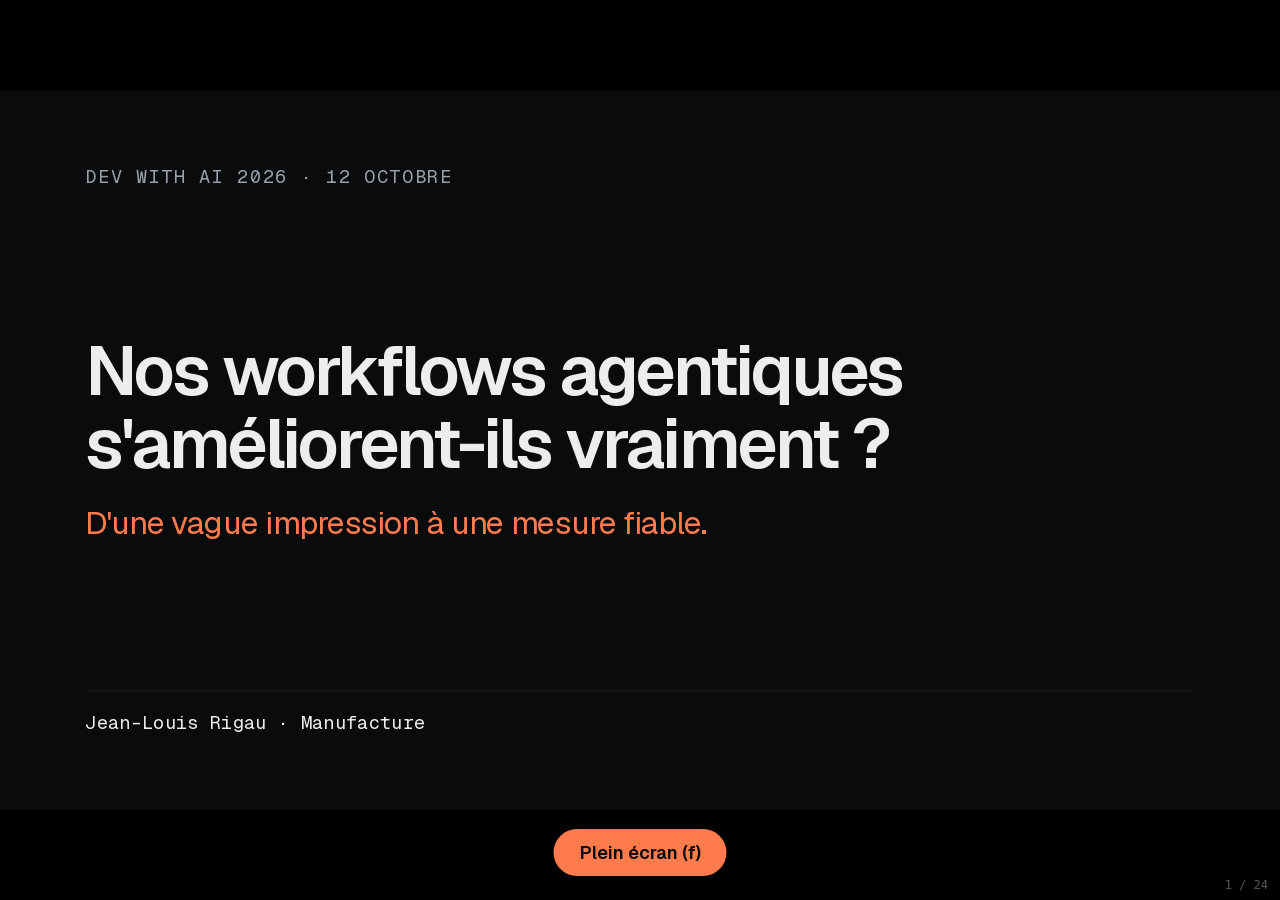
<file: decks/mesure/dev-with-ai-2026.html>
<!doctype html><html lang="fr"><head><meta charset="utf-8">
<title>Nos workflows agentiques s&#x27;améliorent-ils vraiment ? — Dev With AI 2026</title>
<link rel="stylesheet" href="fonts/fonts.css">
<style>
*{margin:0;box-sizing:border-box}
html,body{height:100%;background:#000;overflow:hidden}
#stage{position:absolute;left:50%;top:50%;width:1920px;height:1080px;transform-origin:center}
.slide{position:absolute;inset:0;width:1920px;height:1080px;display:none !important;overflow:hidden}
.slide.on{display:flex !important}
.slide [data-build-in]{transition:opacity .35s,transform .35s}
.slide [data-build-in].hidden{opacity:0;transform:translateY(24px)}
video.clip{cursor:pointer;background:#0A0B0D}
#hud{position:fixed;right:12px;bottom:8px;font:12px monospace;color:#555}
#fs{position:fixed;left:50%;bottom:24px;transform:translateX(-50%);font:600 18px Geist,sans-serif;color:#0A0B0D;background:#FF7A4D;border:0;border-radius:999px;padding:12px 26px;cursor:pointer;transition:opacity .4s}
:fullscreen #fs{opacity:0;pointer-events:none}
</style></head><body>
<div id="stage">
<section class="slide" data-id="cover" id="cover" data-transition="fade" style="background:#0A0B0D;color:#ECEDEE;font-family:'Geist', Arial, sans-serif;padding:112px 128px;display:flex;flex-direction:column;gap:32px">

<p style="font-family:'Geist Mono', 'Courier New', monospace;font-size:28px;letter-spacing:2px;text-transform:uppercase;color:#9AA1AB">dev with ai 2026 · 12 octobre</p>
<div style="flex:1"></div>
<h1 style="font-size:104px;font-weight:600;line-height:1.05;letter-spacing:-4px;color:#ECEDEE">Nos workflows agentiques s'améliorent-ils vraiment ?</h1>
<p style="font-size:48px;line-height:1.35;color:#FF7A4D;letter-spacing:-1px">D'une vague impression à une mesure fiable.</p>
<div style="flex:1"></div>
<div style="display:flex;align-items:center;gap:24px;border-top:1px solid #1E2127;padding-top:28px"><p style="font-family:'Geist Mono', 'Courier New', monospace;font-size:28px;line-height:1.35;color:#ECEDEE;">Jean-Louis Rigau · Manufacture</p></div>

</section>

<section class="slide" data-id="hook" id="hook" data-transition="fade" style="background:#0A0B0D;color:#ECEDEE;font-family:'Geist', Arial, sans-serif">
<div style="position:absolute;left:128px;bottom:64px;width:1664px;height:4px;background:#1E2127"></div><div style="position:absolute;left:128px;bottom:64px;width:139px;height:4px;background:#FF7A4D"></div><p style="position:absolute;left:128px;bottom:88px;width:1664px;font-family:'Geist Mono', 'Courier New', monospace;font-size:28px;line-height:1.2;color:#9AA1AB">Ouverture</p>
<p data-build-in="rise 1" style="position:absolute;left:128px;width:1664px;font-size:60px;font-weight:400;line-height:1.15;letter-spacing:-2px;color:#B4BAC2;top:200px">Vous ajoutez un skill...</p><p data-build-in="rise 2" style="position:absolute;left:128px;width:1664px;font-size:60px;font-weight:400;line-height:1.15;letter-spacing:-2px;color:#B4BAC2;top:280px">Vous faites relire le travail d'un agent par un autre...</p><p data-build-in="rise 3" style="position:absolute;left:128px;width:1664px;font-size:60px;font-weight:400;line-height:1.15;letter-spacing:-2px;color:#B4BAC2;top:360px">Vous changez de modèle...</p><p data-build-in="rise 4" style="position:absolute;left:128px;width:1664px;font-size:60px;font-weight:400;line-height:1.15;letter-spacing:-2px;color:#B4BAC2;top:500px;color:#ECEDEE;font-weight:500">Et vous trouvez que ça s'améliore !</p><p data-build-in="rise 5" style="position:absolute;left:128px;top:660px;width:1664px;font-size:120px;font-weight:600;line-height:1.05;letter-spacing:-4px;color:#FF7A4D">Mais comment en être sûr ?</p>

</section>

<section class="slide" data-id="speaker" id="speaker" data-transition="fade" style="background:#0A0B0D;color:#ECEDEE;font-family:'Geist', Arial, sans-serif;font-size:36px;padding:112px 128px 200px;display:flex;flex-direction:column;gap:40px">
<div style="position:absolute;left:128px;bottom:64px;width:1664px;height:4px;background:#1E2127"></div><div style="position:absolute;left:128px;bottom:64px;width:208px;height:4px;background:#FF7A4D"></div><p style="position:absolute;left:128px;bottom:88px;width:1664px;font-family:'Geist Mono', 'Courier New', monospace;font-size:28px;line-height:1.2;color:#9AA1AB">Ouverture</p>
<div style="flex:1"></div>
<div style="display:flex;gap:96px;align-items:center">
<img src="assets/speaker.jpg" alt="Jean-Louis Rigau" style="width:440px;height:440px;object-fit:cover;border-radius:50%;border:3px solid #FF7A4D">
<div style="flex:1;display:flex;flex-direction:column;gap:24px">
<h2 style="font-size:80px;font-weight:600;line-height:1.05;letter-spacing:-2px;color:#ECEDEE">Jean-Louis Rigau</h2>
<p style="font-size:36px;line-height:1.35;color:#FF7A4D;">Vibe coder & AI-native advisor @ Manufacture</p>
<p style="font-size:36px;line-height:1.35;color:#ECEDEE;">J'aide les entreprises à construire des organisations agentiques, de l'outillage au delivery, en mesurant ce que les agents changent vraiment.</p>
</div></div>
<div style="flex:1"></div>
<div style="display:flex;gap:0px;justify-content:flex-end">
<div style="display:flex;flex-direction:column;gap:12px;align-items:center;width:260px"><img src="assets/qr-linkedin.png" alt="QR code du profil LinkedIn de Jean-Louis Rigau" style="width:180px;height:180px;object-fit:contain;border-radius:12px"><p style="font-family:'Geist Mono', 'Courier New', monospace;font-size:28px;line-height:1.35;color:#B4BAC2;text-align:center">LinkedIn</p></div>
</div>
<img src="assets/qa-arrow.png" alt="" style="position:absolute;left:1331px;top:556px;width:300px;height:260px">

</section>

<section class="slide" data-id="godel" id="godel" data-transition="fade" style="background:#0A0B0D;color:#ECEDEE;font-family:'Geist', Arial, sans-serif;font-size:36px;padding:112px 128px 200px;display:flex;flex-direction:column;gap:40px">
<div style="position:absolute;left:128px;bottom:64px;width:1664px;height:4px;background:#1E2127"></div><div style="position:absolute;left:128px;bottom:64px;width:277px;height:4px;background:#FF7A4D"></div><p style="position:absolute;left:128px;bottom:88px;width:1664px;font-family:'Geist Mono', 'Courier New', monospace;font-size:28px;line-height:1.2;color:#9AA1AB">Ouverture</p>
<div style="display:flex;align-items:baseline;gap:28px;border-bottom:1px solid #1E2127;padding-bottom:20px"><p style="font-family:'Geist Mono', 'Courier New', monospace;font-size:28px;color:#FF7A4D">04</p><h2 style="flex:1;font-size:64px;font-weight:600;line-height:1.1;letter-spacing:-2px;color:#ECEDEE">On ne sait pas prouver, alors on mesure</h2></div>
<div style="display:flex;gap:40px;align-items:stretch">
<div style="flex:1;display:flex;flex-direction:column;gap:12px;border:1px solid #1E2127;border-radius:14px;padding:28px"><p style="font-family:'Geist Mono', 'Courier New', monospace;font-size:28px;letter-spacing:2px;text-transform:uppercase;color:#9AA1AB">2003 · l'idéal théorique</p><h3 style="font-size:48px;font-weight:600;line-height:1.1;letter-spacing:-1px;color:#ECEDEE">Machine de Gödel</h3><p style="font-size:36px;line-height:1.35;color:#B4BAC2;">Jürgen Schmidhuber imagine une machine qui réécrit son propre code, mais seulement si elle <b>prouve</b> que c'est mieux.</p></div>
<div style="display:flex;align-items:center"><svg width="40" height="20" viewBox="0 0 40 20" style="display:block;flex:none"><path d="M0 8h30V2l10 8-10 8v-6H0z" fill="#9AA1AB"/></svg></div>
<div style="flex:1;display:flex;flex-direction:column;gap:12px;border:1px solid #1E2127;border-radius:14px;padding:28px"><p style="font-family:'Geist Mono', 'Courier New', monospace;font-size:28px;letter-spacing:2px;text-transform:uppercase;color:#9AA1AB">aujourd'hui · en pratique</p><h3 style="font-size:48px;font-weight:600;line-height:1.1;letter-spacing:-1px;color:#FF7A4D">Une approche empirique</h3><p style="font-size:36px;line-height:1.35;color:#B4BAC2;">Prouver, on ne sait pas. Alors on <b>mesure</b> chaque changement sur de vrais essais, et on ne garde que ce qui améliore vraiment le résultat.</p></div>
</div>
<div style="display:flex;flex-direction:column;gap:6px;padding:20px 28px;background:#0F1114;border:1px solid #1E2127;border-radius:14px"><p style="font-size:36px;line-height:1.35;">Une mesure ne prouve rien... mais elle remplace les impressions par des faits.</p></div>

</section>

<section class="slide" data-id="bench-tl" id="bench-tl" data-transition="fade" style="background:#0A0B0D;color:#ECEDEE;font-family:'Geist', Arial, sans-serif;font-size:36px;padding:112px 128px 200px;display:flex;flex-direction:column;gap:40px">
<div style="position:absolute;left:128px;bottom:64px;width:1664px;height:4px;background:#1E2127"></div><div style="position:absolute;left:128px;bottom:64px;width:347px;height:4px;background:#FF7A4D"></div><p style="position:absolute;left:128px;bottom:88px;width:1664px;font-family:'Geist Mono', 'Courier New', monospace;font-size:28px;line-height:1.2;color:#9AA1AB">Ouverture</p>
<div style="display:flex;align-items:baseline;gap:28px;border-bottom:1px solid #1E2127;padding-bottom:20px"><p style="font-family:'Geist Mono', 'Courier New', monospace;font-size:28px;color:#FF7A4D">05</p><h2 style="flex:1;font-size:64px;font-weight:600;line-height:1.1;letter-spacing:-2px;color:#ECEDEE">Les benchmarks mesurent les modèles, pas nos workflows</h2></div>
<div style="flex:1"></div>
<div style="position:relative;display:flex;gap:24px">
<div style="position:absolute;left:10px;right:10px;top:10px;height:2px;background:#262A31"></div>
<div style="flex:1;display:flex;flex-direction:column;gap:10px"><div style="width:20px;height:20px;border-radius:50%;background:#0A0B0D;border:3px solid #FF7A4D"></div><p style="font-family:'Geist Mono', 'Courier New', monospace;font-size:28px;line-height:1.35;color:#FF7A4D;">2021</p><p style="font-size:28px;line-height:1.35;color:#ECEDEE;font-weight:600">HumanEval</p><p style="font-size:28px;line-height:1.35;color:#B4BAC2;">Du code qui passe des tests.</p></div><div style="flex:1;display:flex;flex-direction:column;gap:10px"><div style="width:20px;height:20px;border-radius:50%;background:#0A0B0D;border:3px solid #FF7A4D"></div><p style="font-family:'Geist Mono', 'Courier New', monospace;font-size:28px;line-height:1.35;color:#FF7A4D;">2023</p><p style="font-size:28px;line-height:1.35;color:#ECEDEE;font-weight:600">SWE-bench</p><p style="font-size:28px;line-height:1.35;color:#B4BAC2;">De vraies issues, dans des dépôts publics.</p></div><div style="flex:1;display:flex;flex-direction:column;gap:10px"><div style="width:20px;height:20px;border-radius:50%;background:#0A0B0D;border:3px solid #FF7A4D"></div><p style="font-family:'Geist Mono', 'Courier New', monospace;font-size:28px;line-height:1.35;color:#FF7A4D;">2024</p><p style="font-size:28px;line-height:1.35;color:#ECEDEE;font-weight:600">AI Agents That Matter</p><p style="font-size:28px;line-height:1.35;color:#B4BAC2;">Mesurer aussi le coût et la reproductibilité.</p></div><div style="flex:1;display:flex;flex-direction:column;gap:10px"><div style="width:20px;height:20px;border-radius:50%;background:#0A0B0D;border:3px solid #FF7A4D"></div><p style="font-family:'Geist Mono', 'Courier New', monospace;font-size:28px;line-height:1.35;color:#FF7A4D;">2025</p><p style="font-size:28px;line-height:1.35;color:#ECEDEE;font-weight:600">SWE-bench Pro</p><p style="font-size:28px;line-height:1.35;color:#B4BAC2;">Des tâches longues, sur 41 dépôts actifs.</p></div><div style="flex:1;display:flex;flex-direction:column;gap:10px"><div style="width:20px;height:20px;border-radius:50%;background:#0A0B0D;border:3px solid #FF7A4D"></div><p style="font-family:'Geist Mono', 'Courier New', monospace;font-size:28px;line-height:1.35;color:#FF7A4D;">2025</p><p style="font-size:28px;line-height:1.35;color:#ECEDEE;font-weight:600">Étude METR</p><p style="font-size:28px;line-height:1.35;color:#B4BAC2;">Des devs 19 % plus lents avec l'IA, qui se croyaient 20 % plus rapides.</p></div><div style="flex:1;display:flex;flex-direction:column;gap:10px"><div style="width:20px;height:20px;border-radius:50%;background:#FF7A4D;border:3px solid #FF7A4D"></div><p style="font-family:'Geist Mono', 'Courier New', monospace;font-size:28px;line-height:1.35;color:#FF7A4D;">2026</p><p style="font-size:28px;line-height:1.35;color:#ECEDEE;font-weight:600">Effet scaffold</p><p style="font-size:28px;line-height:1.35;color:#B4BAC2;">Le harnais, une variable cachée des classements.</p></div>
</div>
<div style="flex:1"></div>
<div style="display:flex;flex-direction:column;gap:6px;padding:20px 28px;background:#0F1114;border:1px solid #1E2127;border-radius:14px"><p style="font-size:36px;line-height:1.35;">Les benchmarks le montrent : le workflow compte. Mais pour savoir si le nôtre s'améliore, il faut le mesurer sur nos propres tâches.</p></div>

</section>

<section class="slide" data-id="part1" id="part1" data-transition="fade" style="background:#0A0B0D;color:#ECEDEE;font-family:'Geist', Arial, sans-serif;padding:112px 128px 160px;display:flex;flex-direction:column;gap:32px">
<div style="position:absolute;left:128px;bottom:64px;width:1664px;height:4px;background:#1E2127"></div><div style="position:absolute;left:128px;bottom:64px;width:416px;height:4px;background:#FF7A4D"></div>
<p style="font-family:'Geist Mono', 'Courier New', monospace;font-size:28px;letter-spacing:2px;text-transform:uppercase;color:#FF7A4D">partie 1</p>
<div style="flex:1"></div>
<h1 style="font-size:104px;font-weight:600;line-height:1.05;letter-spacing:-4px;color:#ECEDEE">La mesure</h1>
<div style="flex:1"></div>
<div style="display:flex;gap:32px"><div style="flex:1;display:flex;flex-direction:column;gap:8px;border-top:2px solid #FF7A4D;padding-top:14px"><p style="font-family:'Geist Mono', 'Courier New', monospace;font-size:28px;line-height:1.35;color:#FF7A4D;">préparer</p><p style="font-size:28px;line-height:1.35;color:#B4BAC2;">Une application, le choix d'un use case, des critères d'acceptation.</p></div><div style="flex:1;display:flex;flex-direction:column;gap:8px;border-top:2px solid #262A31;padding-top:14px"><p style="font-family:'Geist Mono', 'Courier New', monospace;font-size:28px;line-height:1.35;color:#FF7A4D;">mesurer</p><p style="font-size:28px;line-height:1.35;color:#B4BAC2;">S'outiller, observer et comparer chaque run.</p></div><div style="flex:1;display:flex;flex-direction:column;gap:8px;border-top:2px solid #262A31;padding-top:14px"><p style="font-family:'Geist Mono', 'Courier New', monospace;font-size:28px;line-height:1.35;color:#FF7A4D;">évaluer</p><p style="font-size:28px;line-height:1.35;color:#B4BAC2;">Se poser les bonnes questions.</p></div></div>

</section>

<section class="slide" data-id="prepare" id="prepare" data-transition="fade" style="background:#0A0B0D;color:#ECEDEE;font-family:'Geist', Arial, sans-serif;font-size:36px;padding:112px 128px 180px;display:flex;flex-direction:column;gap:40px;gap:28px">
<div style="position:absolute;left:128px;bottom:64px;width:1664px;height:4px;background:#1E2127"></div><div style="position:absolute;left:128px;bottom:64px;width:485px;height:4px;background:#FF7A4D"></div><p style="position:absolute;left:128px;bottom:88px;width:1664px;font-family:'Geist Mono', 'Courier New', monospace;font-size:28px;line-height:1.2;color:#9AA1AB">Partie 1 · La mesure — préparer</p>
<div style="display:flex;align-items:baseline;gap:28px;border-bottom:1px solid #1E2127;padding-bottom:20px"><p style="font-family:'Geist Mono', 'Courier New', monospace;font-size:28px;color:#FF7A4D">07</p><h2 style="flex:1;font-size:64px;font-weight:600;line-height:1.1;letter-spacing:-2px;color:#ECEDEE">Une application et un use case comme terrain de jeu</h2></div>
<div style="display:flex;gap:48px;align-items:flex-start">
<div style="width:760px;display:flex;flex-direction:column;gap:10px">
<img src="assets/app-baseline.png" alt="Agreement Hub au départ : la gestion de contrats, sans bibliothèque de clauses" style="width:760px;height:380px;object-fit:contain;border:1px solid #1E2127;border-radius:12px">
<p style="font-family:'Geist Mono', 'Courier New', monospace;font-size:28px;line-height:1.35;color:#9AA1AB;">Agreement Hub au départ · React, Express, SQLite, 24 tests (TU + Playwright)</p>
</div>
<div style="flex:1;display:flex;flex-direction:column;gap:20px">
<div style="display:flex;flex-direction:column;gap:10px"><p style="font-family:'Geist Mono', 'Courier New', monospace;font-size:28px;letter-spacing:2px;text-transform:uppercase;color:#FF7A4D">le use case · AH02</p>
<p style="font-size:30px;line-height:1.35;">Une bibliothèque de clauses : les créer, les archiver, les insérer dans un contrat avec leur provenance.</p></div>
<div style="display:flex;flex-direction:column;gap:2px;border:2px solid #FF7A4D;border-radius:14px;padding:12px 24px;background:#0F1114"><p style="font-family:'Geist Mono', 'Courier New', monospace;font-size:28px;letter-spacing:2px;text-transform:uppercase;color:#FF7A4D">exigence clé</p><p style="font-size:32px;line-height:1.35;color:#ECEDEE;font-weight:600">Aucun doublon, même en cas de retry.</p></div>
<div style="display:flex;flex-direction:column;gap:6px"><p style="font-family:'Geist Mono', 'Courier New', monospace;font-size:28px;letter-spacing:2px;text-transform:uppercase;color:#9AA1AB">19 critères d'acceptation</p><div style="display:flex;gap:20px;align-items:baseline;border-bottom:1px solid #1E2127;padding:4px 0"><p style="font-family:'Geist Mono', 'Courier New', monospace;font-size:28px;line-height:1.35;color:#FF7A4D;width:56px">L0</p><p style="font-family:'Geist Mono', 'Courier New', monospace;font-size:28px;line-height:1.35;color:#ECEDEE;width:40px;text-align:right">1</p><p style="font-size:28px;line-height:1.35;color:#B4BAC2;flex:1">le CRUD des contrats existant reste intact</p></div><div style="display:flex;gap:20px;align-items:baseline;border-bottom:1px solid #1E2127;padding:4px 0"><p style="font-family:'Geist Mono', 'Courier New', monospace;font-size:28px;line-height:1.35;color:#FF7A4D;width:56px">L1</p><p style="font-family:'Geist Mono', 'Courier New', monospace;font-size:28px;line-height:1.35;color:#ECEDEE;width:40px;text-align:right">8</p><p style="font-size:28px;line-height:1.35;color:#B4BAC2;flex:1">créer, lister, éditer une clause, ses révisions</p></div><div style="display:flex;gap:20px;align-items:baseline;border-bottom:1px solid #1E2127;padding:4px 0"><p style="font-family:'Geist Mono', 'Courier New', monospace;font-size:28px;line-height:1.35;color:#FF7A4D;width:56px">L2</p><p style="font-family:'Geist Mono', 'Courier New', monospace;font-size:28px;line-height:1.35;color:#ECEDEE;width:40px;text-align:right">3</p><p style="font-size:28px;line-height:1.35;color:#B4BAC2;flex:1">archiver, restaurer, filtrer</p></div><div style="display:flex;gap:20px;align-items:baseline;border-bottom:1px solid #1E2127;padding:4px 0"><p style="font-family:'Geist Mono', 'Courier New', monospace;font-size:28px;line-height:1.35;color:#FF7A4D;width:56px">L3</p><p style="font-family:'Geist Mono', 'Courier New', monospace;font-size:28px;line-height:1.35;color:#ECEDEE;width:40px;text-align:right">7</p><p style="font-size:28px;line-height:1.35;color:#B4BAC2;flex:1">prévisualiser, insérer avec provenance, retry sans doublon</p></div></div>
</div></div>
<div style="flex:1"></div>
<div style="display:flex;flex-direction:column;gap:6px;padding:20px 28px;background:#0F1114;border:1px solid #1E2127;border-radius:14px"><p style="font-size:36px;line-height:1.35;">Ce que « réussir » veut dire est fixé avant le premier run, et vérifié comme un utilisateur.</p></div>

</section>

<section class="slide" data-id="iterate" id="iterate" data-transition="fade" style="background:#0A0B0D;color:#ECEDEE;font-family:'Geist', Arial, sans-serif;font-size:36px;padding:112px 128px 170px;display:flex;flex-direction:column;gap:40px;gap:16px">
<div style="position:absolute;left:128px;bottom:64px;width:1664px;height:4px;background:#1E2127"></div><div style="position:absolute;left:128px;bottom:64px;width:555px;height:4px;background:#FF7A4D"></div><p style="position:absolute;left:128px;bottom:88px;width:1664px;font-family:'Geist Mono', 'Courier New', monospace;font-size:28px;line-height:1.2;color:#9AA1AB">Partie 1 · La mesure — préparer</p>
<div style="display:flex;align-items:baseline;gap:28px;border-bottom:1px solid #1E2127;padding-bottom:20px"><p style="font-family:'Geist Mono', 'Courier New', monospace;font-size:28px;color:#FF7A4D">08</p><h2 style="flex:1;font-size:64px;font-weight:600;line-height:1.1;letter-spacing:-2px;color:#ECEDEE">Un skill et un workflow comme point de départ</h2></div>
<div style="display:flex;gap:48px;align-items:stretch">
<div style="flex:2;display:flex;flex-direction:column;gap:14px"><p style="font-family:'Geist Mono', 'Courier New', monospace;font-size:28px;letter-spacing:2px;text-transform:uppercase;color:#FF7A4D">le workflow de départ</p>
<div style="flex:1;display:flex;gap:12px;align-items:stretch">
<div style="flex:1;display:flex;flex-direction:column;gap:8px;border:2px dashed transparent;padding:10px 0 12px">
<p aria-hidden="true" style="font-family:'Geist Mono', 'Courier New', monospace;font-size:24px;line-height:1.2;color:transparent">&nbsp;</p>
<div style="flex:1;display:flex"><div style="flex:1;display:flex;flex-direction:column;gap:8px;border:1px solid #1E2127;border-radius:14px;padding:20px 22px;background:#0F1114"><p style="font-size:32px;line-height:1.35;color:#ECEDEE;font-weight:600">Implémenter</p><p style="font-size:28px;line-height:1.35;color:#B4BAC2;">L'agent code la fonctionnalité.</p><p style="margin-top:auto;align-self:flex-end;font-family:'Geist Mono', 'Courier New', monospace;font-size:24px;color:#0A0B0D;background:#FF7A4D;border-radius:999px;padding:2px 14px">+ skill</p></div></div></div><div style="display:flex;align-items:center"><svg width="40" height="20" viewBox="0 0 40 20" style="display:block;flex:none"><path d="M0 8h30V2l10 8-10 8v-6H0z" fill="#9AA1AB"/></svg></div>
<div style="flex:2.3;display:flex;flex-direction:column;gap:8px;border:2px dashed #FF7A4D;border-radius:18px;padding:10px 12px 12px">
<p style="font-family:'Geist Mono', 'Courier New', monospace;font-size:24px;line-height:1.2;color:#FF7A4D">review</p>
<div style="flex:1;display:flex;gap:12px;align-items:stretch">
<div style="position:relative;flex:1;display:flex;flex-direction:column;gap:8px;border:1px solid #1E2127;border-radius:14px;padding:20px 22px;background:#0F1114"><p style="font-size:32px;line-height:1.35;color:#ECEDEE;font-weight:600">Relire</p><p style="font-size:28px;line-height:1.35;color:#B4BAC2;">Un autre agent, sans le verdict.</p></div><div style="display:flex;align-items:center"><svg width="40" height="20" viewBox="0 0 40 20" style="display:block;flex:none"><path d="M0 8h30V2l10 8-10 8v-6H0z" fill="#9AA1AB"/></svg></div>
<div style="position:relative;flex:1;display:flex;flex-direction:column;gap:8px;border:1px solid #1E2127;border-radius:14px;padding:20px 22px;background:#0F1114"><p style="font-size:32px;line-height:1.35;color:#ECEDEE;font-weight:600">Corriger</p><p style="font-size:28px;line-height:1.35;color:#B4BAC2;">Une nouvelle session vérifie la review et corrige.</p></div>
</div></div>
</div></div>
<div style="flex:1;display:flex;flex-direction:column;gap:14px"><p style="font-family:'Geist Mono', 'Courier New', monospace;font-size:28px;letter-spacing:2px;text-transform:uppercase;color:#FF7A4D">4 configurations comparées</p>
<div style="flex:1;display:grid;grid-template-columns:1fr 1fr;gap:12px"><div style="display:flex;flex-direction:column;justify-content:center;gap:4px;border:1px solid #1E2127;border-radius:10px;padding:10px 18px"><p style="font-family:'Geist Mono', 'Courier New', monospace;font-size:28px;line-height:1.35;color:#FF7A4D;">C0</p><p style="font-size:28px;line-height:1.35;color:#B4BAC2;">agent seul</p></div><div style="display:flex;flex-direction:column;justify-content:center;gap:4px;border:1px solid #1E2127;border-radius:10px;padding:10px 18px"><p style="font-family:'Geist Mono', 'Courier New', monospace;font-size:28px;line-height:1.35;color:#FF7A4D;">CB</p><p style="font-size:28px;line-height:1.35;color:#B4BAC2;">+ skill</p></div><div style="display:flex;flex-direction:column;justify-content:center;gap:4px;border:1px solid #1E2127;border-radius:10px;padding:10px 18px"><p style="font-family:'Geist Mono', 'Courier New', monospace;font-size:28px;line-height:1.35;color:#FF7A4D;">CR</p><p style="font-size:28px;line-height:1.35;color:#B4BAC2;">+ review</p></div><div style="display:flex;flex-direction:column;justify-content:center;gap:4px;border:1px solid #1E2127;border-radius:10px;padding:10px 18px"><p style="font-family:'Geist Mono', 'Courier New', monospace;font-size:28px;line-height:1.35;color:#FF7A4D;">CBR</p><p style="font-size:28px;line-height:1.35;color:#B4BAC2;">les deux</p></div></div>
</div></div>
<div style="flex:1"></div>
<div style="display:flex;flex-direction:column;gap:14px"><p style="font-family:'Geist Mono', 'Courier New', monospace;font-size:28px;letter-spacing:2px;text-transform:uppercase;color:#FF7A4D">puis itérer sur le skill</p>
<p style="font-size:28px;line-height:1.35;color:#ECEDEE;">Un skill qui aide l'agent à transformer l'énoncé en vérifications observables.</p>
<div style="display:flex;gap:28px"><div style="flex:1;display:flex;flex-direction:column;gap:6px;border-top:2px solid #262A31;padding-top:12px"><p style="font-family:'Geist Mono', 'Courier New', monospace;font-size:28px;line-height:1.35;color:#FF7A4D;">skill v1</p><p style="font-size:28px;line-height:1.35;color:#ECEDEE;font-weight:600">Une matrice de vérification</p><p style="font-family:'Geist Mono', 'Courier New', monospace;font-size:28px;line-height:1.35;color:#B4BAC2;">→ aucun gain</p></div><div style="flex:1;display:flex;flex-direction:column;gap:6px;border-top:2px solid #262A31;padding-top:12px"><p style="font-family:'Geist Mono', 'Courier New', monospace;font-size:28px;line-height:1.35;color:#FF7A4D;">skill v2</p><p style="font-size:28px;line-height:1.35;color:#ECEDEE;font-weight:600">Des contre-exemples ciblés</p><p style="font-family:'Geist Mono', 'Courier New', monospace;font-size:28px;line-height:1.35;color:#B4BAC2;">→ retry testé, aucun gain</p></div><div style="flex:1;display:flex;flex-direction:column;gap:6px;border-top:2px solid #262A31;padding-top:12px"><p style="font-family:'Geist Mono', 'Courier New', monospace;font-size:28px;line-height:1.35;color:#FF7A4D;">skill v3</p><p style="font-size:28px;line-height:1.35;color:#ECEDEE;font-weight:600">Exécuter, pas cocher</p><p style="font-family:'Geist Mono', 'Courier New', monospace;font-size:28px;line-height:1.35;color:#B4BAC2;">→ testé seulement en pilote</p></div></div></div>
<div style="flex:1"></div>
<div style="display:flex;flex-direction:column;gap:6px;padding:20px 28px;background:#0F1114;border:1px solid #1E2127;border-radius:14px"><p style="font-size:36px;line-height:1.35;">Écrire, mesurer, corriger, recommencer : un skill se construit par itérations.</p></div>

</section>

<section class="slide" data-id="tooling" id="tooling" data-transition="fade" style="background:#0A0B0D;color:#ECEDEE;font-family:'Geist', Arial, sans-serif;font-size:36px;padding:112px 128px 200px;display:flex;flex-direction:column;gap:40px;gap:32px">
<div style="position:absolute;left:128px;bottom:64px;width:1664px;height:4px;background:#1E2127"></div><div style="position:absolute;left:128px;bottom:64px;width:624px;height:4px;background:#FF7A4D"></div><p style="position:absolute;left:128px;bottom:88px;width:1664px;font-family:'Geist Mono', 'Courier New', monospace;font-size:28px;line-height:1.2;color:#9AA1AB">Partie 1 · La mesure — mesurer</p>
<div style="display:flex;align-items:baseline;gap:28px;border-bottom:1px solid #1E2127;padding-bottom:20px"><p style="font-family:'Geist Mono', 'Courier New', monospace;font-size:28px;color:#FF7A4D">09</p><h2 style="flex:1;font-size:64px;font-weight:600;line-height:1.1;letter-spacing:-2px;color:#ECEDEE">La chaîne de mesure, du plan au résultat</h2></div>
<div style="display:flex;flex-direction:column;gap:14px"><div style="display:flex;align-items:center;gap:16px"><p style="font-family:'Geist Mono', 'Courier New', monospace;font-size:24px;color:#FF7A4D;border:1.5px solid #FF7A4D;border-radius:999px;padding:2px 14px;white-space:nowrap;flex:none">étude r07a</p><p style="font-size:28px;line-height:1.35;color:#ECEDEE;">le skill et la review font-ils mieux que l'agent seul ?</p></div>
<div style="display:flex;gap:24px"><div style="flex:1;display:flex;align-items:baseline;gap:14px;border-top:2px solid #262A31;padding-top:10px"><p style="font-size:44px;line-height:1.35;color:#ECEDEE;font-weight:600;white-space:nowrap">3 × 4</p><p style="font-size:28px;line-height:1.35;color:#B4BAC2;">modèles × workflows</p></div><div style="flex:1;display:flex;align-items:baseline;gap:14px;border-top:2px solid #262A31;padding-top:10px"><p style="font-size:44px;line-height:1.35;color:#ECEDEE;font-weight:600;white-space:nowrap">× 5</p><p style="font-size:28px;line-height:1.35;color:#B4BAC2;">répétitions</p></div><div style="flex:1;display:flex;align-items:baseline;gap:14px;border-top:2px solid #262A31;padding-top:10px"><p style="font-size:44px;line-height:1.35;color:#ECEDEE;font-weight:600;white-space:nowrap">60</p><p style="font-size:28px;line-height:1.35;color:#B4BAC2;">résultats notés</p></div></div></div>
<div style="flex:1"></div>
<div style="display:flex;gap:12px;align-items:stretch;margin-top:0px">
<div style="flex:1;align-self:stretch;display:flex;flex-direction:column;gap:16px;border:2px dashed transparent;padding:18px 0"><p aria-hidden="true" style="font-family:'Geist Mono', 'Courier New', monospace;font-size:28px;line-height:1.35;color:transparent">&nbsp;</p><div style="flex:1;display:flex;flex-direction:column;justify-content:center"><div style="display:flex;flex-direction:column;gap:8px;border:1px solid #1E2127;border-radius:14px;padding:18px 20px;background:#0F1114"><p style="font-size:32px;line-height:1.35;color:#ECEDEE;font-weight:600">Plan d'étude</p><p style="font-size:28px;line-height:1.35;color:#B4BAC2;">construit avec un agent, puis figé</p></div></div></div>
<div style="display:flex;flex-direction:column;gap:16px;padding:18px 0;border:2px dashed transparent"><p style="font-family:'Geist Mono', 'Courier New', monospace;font-size:28px;line-height:1.35;color:transparent">·</p><div style="flex:1;display:flex;align-items:center"><svg width="40" height="20" viewBox="0 0 40 20" style="display:block;flex:none"><path d="M0 8h30V2l10 8-10 8v-6H0z" fill="#9AA1AB"/></svg></div></div>
<div style="position:relative;flex:2.6;display:flex;flex-direction:column;border:2px dashed #333842;border-radius:18px;padding:18px 24px;gap:16px">
<p style="font-family:'Geist Mono', 'Courier New', monospace;font-size:28px;line-height:1.35;color:#9AA1AB">Harbor (orchestrateur)</p>
<div style="flex:1;display:flex;gap:12px;align-items:center">
<div style="flex:1.3;display:flex;flex-direction:column;gap:6px;border:2px solid #FF7A4D;border-radius:14px;padding:18px 20px;background:#0F1114"><p style="font-size:32px;line-height:1.35;color:#ECEDEE;font-weight:600">Taxiway</p><p style="font-size:28px;line-height:1.35;color:#B4BAC2;">un lab dédié et isolé par phase</p><p style="font-size:28px;line-height:1.35;color:#ECEDEE;">· Claude Code</p><p style="font-size:28px;line-height:1.35;color:#ECEDEE;">· gateway LiteLLM</p><p style="font-size:28px;line-height:1.35;color:#ECEDEE;">· traces Langfuse</p><p style="font-size:28px;line-height:1.35;color:#ECEDEE;">· enregistrement</p></div>
<div style="display:flex;align-items:center"><svg width="40" height="20" viewBox="0 0 40 20" style="display:block;flex:none"><path d="M0 8h30V2l10 8-10 8v-6H0z" fill="#9AA1AB"/></svg></div>
<div style="position:relative;flex:1;display:flex;flex-direction:column;gap:8px;border:1px solid #1E2127;border-radius:14px;padding:18px 20px;background:#0F1114"><p style="font-size:32px;line-height:1.35;color:#ECEDEE;font-weight:600">Évaluateur</p><p style="font-size:28px;line-height:1.35;color:#B4BAC2;">critères d'acceptation, analyse déterministe sans modèle</p><div style="display:flex;justify-content:flex-end;gap:8px;padding-top:6px"><p style="font-family:'Geist Mono', 'Courier New', monospace;font-size:24px;color:#0A0B0D;background:#FF7A4D;border-radius:999px;padding:2px 14px">v3</p><p style="font-family:'Geist Mono', 'Courier New', monospace;font-size:24px;color:#0A0B0D;background:#FF7A4D;border-radius:999px;padding:2px 14px">v4</p><p style="font-family:'Geist Mono', 'Courier New', monospace;font-size:24px;color:#0A0B0D;background:#FF7A4D;border-radius:999px;padding:2px 14px">v5</p></div></div>
</div>
</div>
<div style="display:flex;flex-direction:column;gap:16px;padding:18px 0;border:2px dashed transparent"><p style="font-family:'Geist Mono', 'Courier New', monospace;font-size:28px;line-height:1.35;color:transparent">·</p><div style="flex:1;display:flex;align-items:center"><svg width="40" height="20" viewBox="0 0 40 20" style="display:block;flex:none"><path d="M0 8h30V2l10 8-10 8v-6H0z" fill="#9AA1AB"/></svg></div></div>
<div style="flex:1;align-self:stretch;display:flex;flex-direction:column;gap:16px;border:2px dashed transparent;padding:18px 0"><p aria-hidden="true" style="font-family:'Geist Mono', 'Courier New', monospace;font-size:28px;line-height:1.35;color:transparent">&nbsp;</p><div style="flex:1;display:flex;flex-direction:column;justify-content:center"><div style="display:flex;flex-direction:column;gap:8px;border:1px solid #1E2127;border-radius:14px;padding:18px 20px;background:#0F1114"><p style="font-size:32px;line-height:1.35;color:#ECEDEE;font-weight:600">Restitution</p><p style="font-size:28px;line-height:1.35;color:#B4BAC2;">une page par étude, résultats et preuves</p></div></div></div>
</div>

</section>

<section class="slide" data-id="v-tooling" id="v-tooling" data-transition="fade" style="background:#0A0B0D;padding:0">

<p style="position:absolute;left:200px;top:72px;font-family:'Geist Mono', 'Courier New', monospace;font-size:28px;color:#FF7A4D;letter-spacing:.06em">▶ VIDÉO · Une étude : le plan, un run, son verdict, son enregistrement</p><div style="position:absolute;left:192px;top:128px;width:1536px;height:864px;border:8px solid #0F1114;outline:2px solid #FF7A4D;border-radius:18px;overflow:hidden"><video class="clip" poster="assets/clip-tooling-png.png" src="assets/clip-tooling-mp4.mp4" muted loop playsinline preload="auto" aria-label="Une étude : le plan, un run, son verdict, son enregistrement" style="width:1520px;height:855px;object-fit:cover"></video></div>

</section>

<section class="slide" data-id="q1" id="q1" data-transition="fade" style="background:#0A0B0D;color:#ECEDEE;font-family:'Geist', Arial, sans-serif;font-size:36px;padding:112px 128px 200px;display:flex;flex-direction:column;gap:40px;gap:28px">
<div style="position:absolute;left:128px;bottom:64px;width:1664px;height:4px;background:#1E2127"></div><div style="position:absolute;left:128px;bottom:64px;width:763px;height:4px;background:#FF7A4D"></div><p style="position:absolute;left:128px;bottom:88px;width:1664px;font-family:'Geist Mono', 'Courier New', monospace;font-size:28px;line-height:1.2;color:#9AA1AB">Partie 1 · La mesure — évaluer</p>
<p style="font-family:'Geist Mono', 'Courier New', monospace;font-size:28px;letter-spacing:2px;text-transform:uppercase;color:#FF7A4D">question 1 · mon skill et ma review font-ils mieux ?</p><div style="display:flex;align-items:baseline;gap:28px;border-bottom:1px solid #1E2127;padding-bottom:20px"><p style="font-family:'Geist Mono', 'Courier New', monospace;font-size:28px;color:#FF7A4D">11</p><h2 style="flex:1;font-size:64px;font-weight:600;line-height:1.1;letter-spacing:-2px;color:#ECEDEE">Presque pas, et ce n'est pas gratuit</h2></div>
<div style="display:flex;gap:40px;align-items:center">
<div style="width:500px;display:flex;flex-direction:column;gap:22px">
<div style="display:flex;flex-direction:column;gap:2px;border-top:2px solid #262A31;padding-top:10px"><p style="font-size:48px;line-height:1.35;color:#ECEDEE;font-weight:600;line-height:1.1">≈ 0</p><p style="font-size:28px;line-height:1.35;color:#B4BAC2;">critère gagné avec le skill, v1 comme v2</p></div>
<div style="display:flex;flex-direction:column;gap:2px;border-top:2px solid #262A31;padding-top:10px"><p style="font-size:48px;line-height:1.35;color:#ECEDEE;font-weight:600;line-height:1.1">0 à 2 / 5</p><p style="font-size:28px;line-height:1.35;color:#B4BAC2;">essais réparés par la review, sans régression</p></div>
<div style="display:flex;flex-direction:column;gap:2px;border-top:2px solid #262A31;padding-top:10px"><p style="font-size:48px;line-height:1.35;color:#FF9B7A;font-weight:600;line-height:1.1">+2,7 à 3,7 $</p><p style="font-size:28px;line-height:1.35;color:#B4BAC2;">par essai pour la review, chez Opus 4.8 et Opus 5</p></div>
</div>
<div style="flex:1;display:flex;flex-direction:column"><div style="display:flex;gap:16px;padding:0 0 12px;border-bottom:1px solid #262A31"><p style="font-family:'Geist Mono', 'Courier New', monospace;font-size:28px;line-height:1.35;color:#9AA1AB;width:150px"></p><div style="flex:1;display:flex;gap:10px;align-items:baseline"><p style="font-family:'Geist Mono', 'Courier New', monospace;font-size:28px;line-height:1.35;color:#FF7A4D;">C0</p><p style="font-size:28px;line-height:1.35;color:#9AA1AB;">agent seul</p></div><div style="flex:1;display:flex;gap:10px;align-items:baseline"><p style="font-family:'Geist Mono', 'Courier New', monospace;font-size:28px;line-height:1.35;color:#FF7A4D;">CB</p><p style="font-size:28px;line-height:1.35;color:#9AA1AB;">+ skill</p></div><div style="flex:1;display:flex;gap:10px;align-items:baseline"><p style="font-family:'Geist Mono', 'Courier New', monospace;font-size:28px;line-height:1.35;color:#FF7A4D;">CR</p><p style="font-size:28px;line-height:1.35;color:#9AA1AB;">+ review</p></div><div style="flex:1;display:flex;gap:10px;align-items:baseline"><p style="font-family:'Geist Mono', 'Courier New', monospace;font-size:28px;line-height:1.35;color:#FF7A4D;">CBR</p><p style="font-size:28px;line-height:1.35;color:#9AA1AB;">les deux</p></div></div><div style="display:flex;gap:16px;align-items:center;padding:12px 0;border-bottom:1px solid #1E2127"><p style="font-family:'Geist Mono', 'Courier New', monospace;font-size:28px;line-height:1.35;color:#ECEDEE;width:150px">Opus 4.8</p><div style="flex:1;min-width:0;display:flex;flex-direction:column;gap:2px"><p style="font-size:44px;line-height:1.35;color:#FF9B7A;font-weight:600;line-height:1.1">0/5</p><p style="font-family:'Geist Mono', 'Courier New', monospace;font-size:28px;line-height:1.35;color:#B4BAC2;">5,65 $</p></div><div style="flex:1;min-width:0;display:flex;flex-direction:column;gap:2px"><p style="font-size:44px;line-height:1.35;color:#FF9B7A;font-weight:600;line-height:1.1">0/5</p><p style="font-family:'Geist Mono', 'Courier New', monospace;font-size:28px;line-height:1.35;color:#B4BAC2;">5,95 $</p></div><div style="flex:1;min-width:0;display:flex;flex-direction:column;gap:2px"><p style="font-size:44px;line-height:1.35;color:#FF9B7A;font-weight:600;line-height:1.1">0/5</p><p style="font-family:'Geist Mono', 'Courier New', monospace;font-size:28px;line-height:1.35;color:#B4BAC2;">8,38 $</p></div><div style="flex:1;min-width:0;display:flex;flex-direction:column;gap:2px"><p style="font-size:44px;line-height:1.35;color:#FF9B7A;font-weight:600;line-height:1.1">0/5</p><p style="font-family:'Geist Mono', 'Courier New', monospace;font-size:28px;line-height:1.35;color:#B4BAC2;">8,69 $</p></div></div><div style="display:flex;gap:16px;align-items:center;padding:12px 0;border-bottom:1px solid #1E2127"><p style="font-family:'Geist Mono', 'Courier New', monospace;font-size:28px;line-height:1.35;color:#ECEDEE;width:150px">Opus 5</p><div style="flex:1;min-width:0;display:flex;flex-direction:column;gap:2px"><p style="font-size:44px;line-height:1.35;color:#FF9B7A;font-weight:600;line-height:1.1">0/5</p><p style="font-family:'Geist Mono', 'Courier New', monospace;font-size:28px;line-height:1.35;color:#B4BAC2;">7,26 $</p></div><div style="flex:1;min-width:0;display:flex;flex-direction:column;gap:2px"><p style="font-size:44px;line-height:1.35;color:#FF9B7A;font-weight:600;line-height:1.1">0/5</p><p style="font-family:'Geist Mono', 'Courier New', monospace;font-size:28px;line-height:1.35;color:#B4BAC2;">7,84 $</p></div><div style="flex:1;min-width:0;display:flex;flex-direction:column;gap:2px"><p style="font-size:44px;line-height:1.35;color:#ECEDEE;font-weight:600;line-height:1.1">2/5</p><p style="font-family:'Geist Mono', 'Courier New', monospace;font-size:28px;line-height:1.35;color:#B4BAC2;">10,62 $</p></div><div style="flex:1;min-width:0;display:flex;flex-direction:column;gap:2px"><p style="font-size:44px;line-height:1.35;color:#ECEDEE;font-weight:600;line-height:1.1">2/5</p><p style="font-family:'Geist Mono', 'Courier New', monospace;font-size:28px;line-height:1.35;color:#B4BAC2;">11,56 $</p></div></div><div style="display:flex;gap:16px;align-items:center;padding:12px 0;border-bottom:1px solid #1E2127"><p style="font-family:'Geist Mono', 'Courier New', monospace;font-size:28px;line-height:1.35;color:#ECEDEE;width:150px">Opus 5.5</p><div style="flex:1;min-width:0;display:flex;flex-direction:column;gap:2px"><p style="font-size:44px;line-height:1.35;color:#ECEDEE;font-weight:600;line-height:1.1">4/5</p><p style="font-family:'Geist Mono', 'Courier New', monospace;font-size:28px;line-height:1.35;color:#B4BAC2;">2,60 $</p></div><div style="flex:1;min-width:0;display:flex;flex-direction:column;gap:2px"><p style="font-size:44px;line-height:1.35;color:#ECEDEE;font-weight:600;line-height:1.1">2/5</p><p style="font-family:'Geist Mono', 'Courier New', monospace;font-size:28px;line-height:1.35;color:#B4BAC2;">2,92 $</p></div><div style="flex:1;min-width:0;display:flex;flex-direction:column;gap:2px"><p style="font-size:44px;line-height:1.35;color:#ECEDEE;font-weight:600;line-height:1.1">4/5</p><p style="font-family:'Geist Mono', 'Courier New', monospace;font-size:28px;line-height:1.35;color:#B4BAC2;">3,11 $</p></div><div style="flex:1;min-width:0;display:flex;flex-direction:column;gap:2px"><p style="font-size:44px;line-height:1.35;color:#ECEDEE;font-weight:600;line-height:1.1">2/5</p><p style="font-family:'Geist Mono', 'Courier New', monospace;font-size:28px;line-height:1.35;color:#B4BAC2;">3,47 $</p></div></div><div style="padding-top:14px"><div style="display:flex;align-items:center;gap:16px"><p style="font-family:'Geist Mono', 'Courier New', monospace;font-size:24px;color:#FF7A4D;border:1.5px solid #FF7A4D;border-radius:999px;padding:2px 14px;white-space:nowrap;flex:none">étude r07a</p><p style="font-size:28px;line-height:1.35;color:#9AA1AB;">évaluateur v5. Essais réussis sur 5, puis coût moyen par essai, revue et correction comprises.</p></div></div></div>
</div>

</section>

<section class="slide" data-id="why" id="why" data-transition="fade" style="background:#0A0B0D;color:#ECEDEE;font-family:'Geist', Arial, sans-serif;font-size:36px;padding:112px 128px 200px;display:flex;flex-direction:column;gap:40px;gap:24px">
<div style="position:absolute;left:128px;bottom:64px;width:1664px;height:4px;background:#1E2127"></div><div style="position:absolute;left:128px;bottom:64px;width:832px;height:4px;background:#FF7A4D"></div><p style="position:absolute;left:128px;bottom:88px;width:1664px;font-family:'Geist Mono', 'Courier New', monospace;font-size:28px;line-height:1.2;color:#9AA1AB">Partie 1 · La mesure — évaluer</p>
<p style="font-family:'Geist Mono', 'Courier New', monospace;font-size:28px;letter-spacing:2px;text-transform:uppercase;color:#FF7A4D">question 2 · pourquoi si peu ?</p><div style="display:flex;align-items:baseline;gap:28px;border-bottom:1px solid #1E2127;padding-bottom:20px"><p style="font-family:'Geist Mono', 'Courier New', monospace;font-size:28px;color:#FF7A4D">12</p><h2 style="flex:1;font-size:64px;font-weight:600;line-height:1.1;letter-spacing:-2px;color:#ECEDEE">Le skill change les tests, la review ne voit pas ses angles morts</h2></div>
<div style="display:flex;gap:40px">
<div style="flex:1;display:flex;flex-direction:column;gap:16px"><p style="font-family:'Geist Mono', 'Courier New', monospace;font-size:28px;letter-spacing:2px;text-transform:uppercase;color:#FF7A4D">le skill</p>
<div style="display:flex;gap:16px"><div style="flex:1;display:flex;flex-direction:column;gap:6px;background:#0F1114;border:1px solid #1E2127;border-radius:14px;padding:22px"><p style="font-size:48px;font-weight:600;letter-spacing:-2px;line-height:1.05;color:#ECEDEE">12/15</p><p style="font-size:28px;line-height:1.35;color:#9AA1AB;">essais avec skill testent le retry après une modification (0/15 sans)</p></div><div style="flex:1;display:flex;flex-direction:column;gap:6px;background:#0F1114;border:1px solid #1E2127;border-radius:14px;padding:22px"><p style="font-size:48px;font-weight:600;letter-spacing:-2px;line-height:1.05;color:#FF9B7A">0/3</p><p style="font-size:28px;line-height:1.35;color:#9AA1AB;">réussissent quand le test attend la mauvaise valeur</p></div></div>
<p style="font-size:28px;line-height:1.35;color:#B4BAC2;">Il fait tester le bon cas. Mais si le résultat attendu est faux, le test valide le bug.</p></div>
<div style="flex:1;display:flex;flex-direction:column;gap:16px"><p style="font-family:'Geist Mono', 'Courier New', monospace;font-size:28px;letter-spacing:2px;text-transform:uppercase;color:#FF7A4D">la review</p>
<div style="display:flex;gap:16px"><div style="flex:1;display:flex;flex-direction:column;gap:6px;background:#0F1114;border:1px solid #1E2127;border-radius:14px;padding:22px"><p style="font-size:48px;font-weight:600;letter-spacing:-2px;line-height:1.05;color:#ECEDEE">12/16</p><p style="font-size:28px;line-height:1.35;color:#9AA1AB;">bugs de retry signalés</p></div><div style="flex:1;display:flex;flex-direction:column;gap:6px;background:#0F1114;border:1px solid #1E2127;border-radius:14px;padding:22px"><p style="font-size:48px;font-weight:600;letter-spacing:-2px;line-height:1.05;color:#FF9B7A">0/22</p><p style="font-size:28px;line-height:1.35;color:#9AA1AB;">historiques bloqués signalés quand le modèle relit son propre code</p></div></div>
<p style="font-size:28px;line-height:1.35;color:#B4BAC2;">Un défaut qu'on montre au relecteur est presque toujours réparé. Un défaut qu'il doit trouver seul, 1 fois sur 9.</p></div>
</div>

</section>

<section class="slide" data-id="sp-what" id="sp-what" data-transition="fade" style="background:#0A0B0D;color:#ECEDEE;font-family:'Geist', Arial, sans-serif;font-size:36px;padding:112px 128px 200px;display:flex;flex-direction:column;gap:40px;gap:24px">
<div style="position:absolute;left:128px;bottom:64px;width:1664px;height:4px;background:#1E2127"></div><div style="position:absolute;left:128px;bottom:64px;width:901px;height:4px;background:#FF7A4D"></div><p style="position:absolute;left:128px;bottom:88px;width:1664px;font-family:'Geist Mono', 'Courier New', monospace;font-size:28px;line-height:1.2;color:#9AA1AB">Partie 1 · La mesure — évaluer</p>
<p style="font-family:'Geist Mono', 'Courier New', monospace;font-size:28px;letter-spacing:2px;text-transform:uppercase;color:#FF7A4D">question 3 · et un workflow public, prêt à l'emploi ?</p><div style="display:flex;align-items:baseline;gap:28px;border-bottom:1px solid #1E2127;padding-bottom:20px"><p style="font-family:'Geist Mono', 'Courier New', monospace;font-size:28px;color:#FF7A4D">13</p><h2 style="flex:1;font-size:64px;font-weight:600;line-height:1.1;letter-spacing:-2px;color:#ECEDEE">Superpowers : installé ne veut pas dire suivi</h2></div>
<div style="display:flex;gap:24px"><div style="flex:1;display:flex;flex-direction:column;gap:8px;border:1px solid #1E2127;border-radius:14px;padding:20px 24px"><p style="font-size:36px;line-height:1.35;color:#ECEDEE;font-weight:600;line-height:1.15">SP · installé tel quel</p><p style="font-size:28px;line-height:1.35;color:#B4BAC2;">L'agent choisit de s'en servir. Opus 4.8 n'invoque aucun skill dans 2 essais sur 10.</p></div><div style="flex:1;display:flex;flex-direction:column;gap:8px;border:1px solid #1E2127;border-radius:14px;padding:20px 24px"><p style="font-size:36px;line-height:1.35;color:#ECEDEE;font-weight:600;line-height:1.15">SPS · chaîne complète demandée</p><p style="font-size:28px;line-height:1.35;color:#B4BAC2;">Seul Opus 5.5 la suit en entier, 7 fois sur 10.</p></div></div>
<div style="display:flex;flex-direction:column;gap:0px;align-items:center">
<div style="align-self:flex-start;padding-bottom:10px"><div style="display:flex;align-items:center;gap:16px"><p style="font-family:'Geist Mono', 'Courier New', monospace;font-size:24px;color:#FF7A4D;border:1.5px solid #FF7A4D;border-radius:999px;padding:2px 14px;white-space:nowrap;flex:none">étude r08</p><p style="font-size:28px;line-height:1.35;color:#9AA1AB;">un essai par ligne</p></div></div>
<img src="assets/sp-row-opus5.png" alt="Opus 5, SPS : échoué, 17 critères, timeout, chaîne incomplète" style="width:900px;height:194px;object-fit:contain;">
<img src="assets/sp-row-opus55.png" alt="Opus 5.5, SPS : réussi, tous les critères, chaîne complète" style="width:900px;height:136px;object-fit:contain;">
</div>

</section>

<section class="slide" data-id="sp-results" id="sp-results" data-transition="fade" style="background:#0A0B0D;color:#ECEDEE;font-family:'Geist', Arial, sans-serif;font-size:36px;padding:112px 128px 200px;display:flex;flex-direction:column;gap:40px;gap:24px">
<div style="position:absolute;left:128px;bottom:64px;width:1664px;height:4px;background:#1E2127"></div><div style="position:absolute;left:128px;bottom:64px;width:971px;height:4px;background:#FF7A4D"></div><p style="position:absolute;left:128px;bottom:88px;width:1664px;font-family:'Geist Mono', 'Courier New', monospace;font-size:28px;line-height:1.2;color:#9AA1AB">Partie 1 · La mesure — évaluer</p>
<p style="font-family:'Geist Mono', 'Courier New', monospace;font-size:28px;letter-spacing:2px;text-transform:uppercase;color:#FF7A4D">question 3 · et un workflow public, prêt à l'emploi ?</p><div style="display:flex;align-items:baseline;gap:28px;border-bottom:1px solid #1E2127;padding-bottom:20px"><p style="font-family:'Geist Mono', 'Courier New', monospace;font-size:28px;color:#FF7A4D">14</p><h2 style="flex:1;font-size:64px;font-weight:600;line-height:1.1;letter-spacing:-2px;color:#ECEDEE">Superpowers ne remplace pas le modèle</h2></div>
<div style="display:flex;align-items:center;gap:16px"><p style="font-family:'Geist Mono', 'Courier New', monospace;font-size:24px;color:#FF7A4D;border:1.5px solid #FF7A4D;border-radius:999px;padding:2px 14px;white-space:nowrap;flex:none">étude r08</p><p style="font-size:28px;line-height:1.35;color:#B4BAC2;">essais qui passent tous les critères, coût moyen par essai · 90 essais · plan d'analyse écrit avant les résultats</p></div>
<div style="display:flex;flex-direction:column"><div style="display:flex;gap:20px;align-items:baseline;border-bottom:1px solid #262A31;padding:12px 0"><p style="font-family:'Geist Mono', 'Courier New', monospace;font-size:28px;line-height:1.35;color:#9AA1AB;width:220px"></p><p style="font-family:'Geist Mono', 'Courier New', monospace;font-size:28px;line-height:1.35;color:#9AA1AB;flex:1">sans workflow</p><p style="font-family:'Geist Mono', 'Courier New', monospace;font-size:28px;line-height:1.35;color:#9AA1AB;flex:1">SP · tel quel</p><p style="font-family:'Geist Mono', 'Courier New', monospace;font-size:28px;line-height:1.35;color:#9AA1AB;flex:1">SPS · chaîne complète</p></div><div style="display:flex;gap:20px;align-items:baseline;border-bottom:1px solid #1E2127;padding:12px 0"><p style="font-family:'Geist Mono', 'Courier New', monospace;font-size:32px;line-height:1.35;color:#ECEDEE;width:220px">Opus 5.5</p><p style="font-family:'Geist Mono', 'Courier New', monospace;font-size:32px;line-height:1.35;color:#C9F27A;flex:1">7/10 · 2,9 $</p><p style="font-family:'Geist Mono', 'Courier New', monospace;font-size:32px;line-height:1.35;color:#C9F27A;flex:1">8/10 · 5,5 $</p><p style="font-family:'Geist Mono', 'Courier New', monospace;font-size:32px;line-height:1.35;color:#C9F27A;flex:1">10/10 · 13,5 $</p></div><div style="display:flex;gap:20px;align-items:baseline;border-bottom:1px solid #1E2127;padding:12px 0"><p style="font-family:'Geist Mono', 'Courier New', monospace;font-size:32px;line-height:1.35;color:#ECEDEE;width:220px">Opus 5</p><p style="font-family:'Geist Mono', 'Courier New', monospace;font-size:32px;line-height:1.35;color:#ECEDEE;flex:1">0/10 · 7,7 $</p><p style="font-family:'Geist Mono', 'Courier New', monospace;font-size:32px;line-height:1.35;color:#ECEDEE;flex:1">0/10 · 23,2 $</p><p style="font-family:'Geist Mono', 'Courier New', monospace;font-size:32px;line-height:1.35;color:#ECEDEE;flex:1">0/10 · 22,9 $ · 10 timeouts</p></div><div style="display:flex;gap:20px;align-items:baseline;border-bottom:1px solid #1E2127;padding:12px 0"><p style="font-family:'Geist Mono', 'Courier New', monospace;font-size:32px;line-height:1.35;color:#ECEDEE;width:220px">Opus 4.8</p><p style="font-family:'Geist Mono', 'Courier New', monospace;font-size:32px;line-height:1.35;color:#ECEDEE;flex:1">0/10 · 5,3 $</p><p style="font-family:'Geist Mono', 'Courier New', monospace;font-size:32px;line-height:1.35;color:#ECEDEE;flex:1">0/10 · 11,4 $</p><p style="font-family:'Geist Mono', 'Courier New', monospace;font-size:32px;line-height:1.35;color:#ECEDEE;flex:1">0/10 · 26,7 $</p></div></div>
<div style="display:flex;flex-direction:column;gap:6px;padding:20px 28px;background:#0F1114;border:1px solid #1E2127;border-radius:14px"><p style="font-size:36px;line-height:1.35;">Aucun gain détecté sur le taux de réussite, pour 2 à 5 fois le coût. Un critère, le retry qui renvoie la réponse d'origine, bloque Opus 4.8 et Opus 5 dans les 60 essais.</p></div>

</section>

<section class="slide" data-id="v-superpowers" id="v-superpowers" data-transition="fade" style="background:#0A0B0D;padding:0">

<p style="position:absolute;left:200px;top:72px;font-family:'Geist Mono', 'Courier New', monospace;font-size:28px;color:#FF7A4D;letter-spacing:.06em">▶ VIDÉO · Superpowers : la chaîne de skills, essai par essai</p><div style="position:absolute;left:192px;top:128px;width:1536px;height:864px;border:8px solid #0F1114;outline:2px solid #FF7A4D;border-radius:18px;overflow:hidden"><video class="clip" poster="assets/clip-superpowers-png.png" src="assets/clip-superpowers-mp4.mp4" muted loop playsinline preload="auto" aria-label="Superpowers : la chaîne de skills, essai par essai" style="width:1520px;height:855px;object-fit:cover"></video></div>

</section>

<section class="slide" data-id="modeldep" id="modeldep" data-transition="fade" style="background:#0A0B0D;color:#ECEDEE;font-family:'Geist', Arial, sans-serif;font-size:36px;padding:112px 128px 200px;display:flex;flex-direction:column;gap:40px;gap:24px">
<div style="position:absolute;left:128px;bottom:64px;width:1664px;height:4px;background:#1E2127"></div><div style="position:absolute;left:128px;bottom:64px;width:1109px;height:4px;background:#FF7A4D"></div><p style="position:absolute;left:128px;bottom:88px;width:1664px;font-family:'Geist Mono', 'Courier New', monospace;font-size:28px;line-height:1.2;color:#9AA1AB">Partie 1 · La mesure — évaluer</p>
<p style="font-family:'Geist Mono', 'Courier New', monospace;font-size:28px;letter-spacing:2px;text-transform:uppercase;color:#FF7A4D">question 4 · et si je change de use case ?</p><div style="display:flex;align-items:baseline;gap:28px;border-bottom:1px solid #1E2127;padding-bottom:20px"><p style="font-family:'Geist Mono', 'Courier New', monospace;font-size:28px;color:#FF7A4D">16</p><h2 style="flex:1;font-size:64px;font-weight:600;line-height:1.1;letter-spacing:-2px;color:#ECEDEE">Un nouveau use case, tout est à re-mesurer</h2></div>
<div style="display:flex;align-items:center;gap:16px"><p style="font-family:'Geist Mono', 'Courier New', monospace;font-size:24px;color:#FF7A4D;border:1.5px solid #FF7A4D;border-radius:999px;padding:2px 14px;white-space:nowrap;flex:none">AH03</p><p style="font-size:28px;line-height:1.35;color:#B4BAC2;">circuit d'approbation des contrats (même application, évaluateur dédié)</p></div>
<div style="display:flex;flex-direction:column"><div style="display:flex;gap:20px;align-items:baseline;border-bottom:1px solid #262A31;padding:12px 0"><p style="font-family:'Geist Mono', 'Courier New', monospace;font-size:28px;line-height:1.35;color:#9AA1AB;width:260px"></p><p style="font-family:'Geist Mono', 'Courier New', monospace;font-size:28px;line-height:1.35;color:#9AA1AB;width:300px">réussites</p><p style="font-size:28px;line-height:1.35;color:#9AA1AB;flex:1">ce qui bloque</p></div><div style="display:flex;gap:20px;align-items:baseline;border-bottom:1px solid #1E2127;padding:12px 0"><p style="font-family:'Geist Mono', 'Courier New', monospace;font-size:32px;line-height:1.35;color:#ECEDEE;width:260px">Opus 5.5</p><p style="font-family:'Geist Mono', 'Courier New', monospace;font-size:32px;line-height:1.35;color:#C9F27A;width:300px">4 sur 5</p><p style="font-size:28px;line-height:1.35;color:#B4BAC2;flex:1">réponse perdue, 1 fois</p></div><div style="display:flex;gap:20px;align-items:baseline;border-bottom:1px solid #1E2127;padding:12px 0"><p style="font-family:'Geist Mono', 'Courier New', monospace;font-size:32px;line-height:1.35;color:#ECEDEE;width:260px">Opus 4.8</p><p style="font-family:'Geist Mono', 'Courier New', monospace;font-size:32px;line-height:1.35;color:#ECEDEE;width:300px">2 sur 3</p><p style="font-size:28px;line-height:1.35;color:#B4BAC2;flex:1">soumission, double clic</p></div><div style="display:flex;gap:20px;align-items:baseline;border-bottom:1px solid #1E2127;padding:12px 0"><p style="font-family:'Geist Mono', 'Courier New', monospace;font-size:32px;line-height:1.35;color:#ECEDEE;width:260px">Opus 5</p><p style="font-family:'Geist Mono', 'Courier New', monospace;font-size:32px;line-height:1.35;color:#ECEDEE;width:300px">0 sur 3</p><p style="font-size:28px;line-height:1.35;color:#B4BAC2;flex:1">réponse perdue, nouvelle soumission</p></div></div>
<div style="display:flex;flex-direction:column;gap:4px"><p style="font-size:28px;line-height:1.35;color:#B4BAC2;">Sur AH02 : Opus 4.8 et Opus 5 à égalité, 0/10.</p><p style="font-size:28px;line-height:1.35;color:#B4BAC2;">Sur AH03 : Opus 4.8 passe devant Opus 5.</p></div>
<div style="display:flex;flex-direction:column;gap:6px;padding:20px 28px;background:#0F1114;border:1px solid #1E2127;border-radius:14px"><p style="font-size:36px;line-height:1.35;">Le point dur reste le même : les chemins d'erreur. Mais les résultats d'un use case ne se transposent pas à un autre. Il faut re-mesurer, avec un évaluateur écrit pour ce use case.</p></div>

</section>

<section class="slide" data-id="part2" id="part2" data-transition="fade" style="background:#0A0B0D;color:#ECEDEE;font-family:'Geist', Arial, sans-serif;padding:112px 128px 160px;display:flex;flex-direction:column;gap:32px">
<div style="position:absolute;left:128px;bottom:64px;width:1664px;height:4px;background:#1E2127"></div><div style="position:absolute;left:128px;bottom:64px;width:1179px;height:4px;background:#FF7A4D"></div>
<p style="font-family:'Geist Mono', 'Courier New', monospace;font-size:28px;letter-spacing:2px;text-transform:uppercase;color:#FF7A4D">partie 2</p>
<div style="flex:1"></div>
<h1 style="font-size:104px;font-weight:600;line-height:1.05;letter-spacing:-4px;color:#ECEDEE">La difficulté à mesurer</h1>
<div style="flex:1"></div>
<div style="display:flex;gap:32px"><div style="flex:1;display:flex;flex-direction:column;gap:8px;border-top:2px solid #FF7A4D;padding-top:14px"><p style="font-family:'Geist Mono', 'Courier New', monospace;font-size:28px;line-height:1.35;color:#FF7A4D;">construire</p><p style="font-size:28px;line-height:1.35;color:#B4BAC2;">L'énoncé, une implémentation de référence, puis éprouver l'évaluateur.</p></div><div style="flex:1;display:flex;flex-direction:column;gap:8px;border-top:2px solid #262A31;padding-top:14px"><p style="font-family:'Geist Mono', 'Courier New', monospace;font-size:28px;line-height:1.35;color:#FF7A4D;">se tromper</p><p style="font-size:28px;line-height:1.35;color:#B4BAC2;">Un code conforme refusé, une faute acceptée.</p></div><div style="flex:1;display:flex;flex-direction:column;gap:8px;border-top:2px solid #262A31;padding-top:14px"><p style="font-family:'Geist Mono', 'Courier New', monospace;font-size:28px;line-height:1.35;color:#FF7A4D;">s'améliorer</p><p style="font-size:28px;line-height:1.35;color:#B4BAC2;">Sans regarder les scores. Chaque erreur ramène au début.</p></div></div>

</section>

<section class="slide" data-id="build" id="build" data-transition="fade" style="background:#0A0B0D;color:#ECEDEE;font-family:'Geist', Arial, sans-serif;font-size:36px;padding:112px 128px 200px;display:flex;flex-direction:column;gap:40px;gap:24px">
<div style="position:absolute;left:128px;bottom:64px;width:1664px;height:4px;background:#1E2127"></div><div style="position:absolute;left:128px;bottom:64px;width:1248px;height:4px;background:#FF7A4D"></div><p style="position:absolute;left:128px;bottom:88px;width:1664px;font-family:'Geist Mono', 'Courier New', monospace;font-size:28px;line-height:1.2;color:#9AA1AB">Partie 2 · La difficulté à mesurer — construire</p>
<div style="display:flex;align-items:baseline;gap:28px;border-bottom:1px solid #1E2127;padding-bottom:20px"><p style="font-family:'Geist Mono', 'Courier New', monospace;font-size:28px;color:#FF7A4D">18</p><h2 style="flex:1;font-size:64px;font-weight:600;line-height:1.1;letter-spacing:-2px;color:#ECEDEE">Avant de noter, on éprouve son évaluateur</h2></div>
<div style="display:flex;align-items:center;gap:16px"><p style="font-family:'Geist Mono', 'Courier New', monospace;font-size:24px;color:#FF7A4D;border:1.5px solid #FF7A4D;border-radius:999px;padding:2px 14px;white-space:nowrap;flex:none">AH02</p><p style="font-size:28px;line-height:1.35;color:#B4BAC2;">évaluateurs v4 et v5</p></div>
<div style="display:flex;flex-direction:column;gap:12px"><p style="font-family:'Geist Mono', 'Courier New', monospace;font-size:28px;letter-spacing:2px;text-transform:uppercase;color:#FF7A4D">concevoir</p>
<p style="font-size:32px;line-height:1.35;color:#ECEDEE;">Un énoncé public, une implémentation de référence qui le respecte, et un évaluateur externe. Chaque contrôle cite sa phrase de l'énoncé.</p></div>
<div style="display:flex;flex-direction:column;gap:14px"><p style="font-family:'Geist Mono', 'Courier New', monospace;font-size:28px;letter-spacing:2px;text-transform:uppercase;color:#FF7A4D">éprouver</p><div style="display:flex;gap:24px"><div style="flex:1;display:flex;flex-direction:column;gap:8px;background:#0F1114;border:1px solid #1E2127;border-radius:14px;padding:22px 24px"><p style="font-size:32px;line-height:1.35;color:#ECEDEE;font-weight:600">Calibration</p><p style="font-size:64px;line-height:1.35;color:#FF7A4D;font-weight:600;letter-spacing:-2px;line-height:1.05">26</p><p style="font-size:28px;line-height:1.35;color:#B4BAC2;">contrôles de variantes correctes et de fautes</p></div><div style="flex:1;display:flex;flex-direction:column;gap:8px;background:#0F1114;border:1px solid #1E2127;border-radius:14px;padding:22px 24px"><p style="font-size:32px;line-height:1.35;color:#ECEDEE;font-weight:600">Mutation</p><p style="font-size:64px;line-height:1.35;color:#FF7A4D;font-weight:600;letter-spacing:-2px;line-height:1.05">36/36</p><p style="font-size:28px;line-height:1.35;color:#B4BAC2;">mutants du code de référence détectés</p></div><div style="flex:1;display:flex;flex-direction:column;gap:8px;background:#0F1114;border:1px solid #1E2127;border-radius:14px;padding:22px 24px"><p style="font-size:32px;line-height:1.35;color:#ECEDEE;font-weight:600">Autres modèles</p><p style="font-size:64px;line-height:1.35;color:#FF7A4D;font-weight:600;letter-spacing:-2px;line-height:1.05">127</p><p style="font-size:28px;line-height:1.35;color:#B4BAC2;">trouvailles en 9 sessions</p></div></div></div>
<div style="flex:1"></div>
<div style="display:flex;flex-direction:column;gap:6px;padding:20px 28px;background:#0F1114;border:1px solid #1E2127;border-radius:14px"><p style="font-size:36px;line-height:1.35;">Aucune méthode ne suffit seule : chacune couvre les angles morts des autres.</p></div>

</section>

<section class="slide" data-id="errors" id="errors" data-transition="fade" style="background:#0A0B0D;color:#ECEDEE;font-family:'Geist', Arial, sans-serif;font-size:36px;padding:112px 128px 200px;display:flex;flex-direction:column;gap:40px;gap:24px">
<div style="position:absolute;left:128px;bottom:64px;width:1664px;height:4px;background:#1E2127"></div><div style="position:absolute;left:128px;bottom:64px;width:1317px;height:4px;background:#FF7A4D"></div><p style="position:absolute;left:128px;bottom:88px;width:1664px;font-family:'Geist Mono', 'Courier New', monospace;font-size:28px;line-height:1.2;color:#9AA1AB">Partie 2 · La difficulté à mesurer — se tromper</p>
<div style="display:flex;align-items:baseline;gap:28px;border-bottom:1px solid #1E2127;padding-bottom:20px"><p style="font-family:'Geist Mono', 'Courier New', monospace;font-size:28px;color:#FF7A4D">19</p><h2 style="flex:1;font-size:64px;font-weight:600;line-height:1.1;letter-spacing:-2px;color:#ECEDEE">L'évaluateur se trompe, dans les deux sens</h2></div>
<div style="display:flex;gap:40px;align-items:flex-start">
<div style="flex:1;display:flex;flex-direction:column;gap:12px">
<p style="font-family:'Geist Mono', 'Courier New', monospace;font-size:28px;letter-spacing:2px;text-transform:uppercase;color:#FF9B7A">il refuse un code conforme</p>
<img src="assets/l107-form.png" alt="Formulaire d'Opus 4.8 avec le libellé Clause title et son astérisque" style="width:800px;height:354px;object-fit:contain;border:1px solid #1E2127;border-radius:12px">
<p style="font-size:28px;line-height:1.35;color:#B4BAC2;">« Clause title * » refusé à cause de l'astérisque : 36 échecs comptés à tort.</p>
</div>
<div style="flex:1;display:flex;flex-direction:column;gap:12px">
<p style="font-family:'Geist Mono', 'Courier New', monospace;font-size:28px;letter-spacing:2px;text-transform:uppercase;color:#FF9B7A">il laisse passer une faute</p>
<img src="assets/d2-frozen.png" alt="Contrat d'Opus 5.5 : insertion réussie, mais l'historique reste en erreur" style="width:800px;height:259px;object-fit:contain;border:1px solid #1E2127;border-radius:12px">
<p style="font-size:28px;line-height:1.35;color:#B4BAC2;">L'historique reste bloqué après une erreur de chargement. Invisible jusqu'à ce que d'autres modèles cherchent les failles de l'évaluateur.</p>
</div></div>
<div style="flex:1"></div>
<div style="display:flex;flex-direction:column;gap:6px;padding:20px 28px;background:#0F1114;border:1px solid #1E2127;border-radius:14px"><p style="font-size:36px;line-height:1.35;">Un score ne dit pas qui s'est trompé : l'agent ou l'évaluateur.</p></div>

</section>

<section class="slide" data-id="noshortcut" id="noshortcut" data-transition="fade" style="background:#0A0B0D;color:#ECEDEE;font-family:'Geist', Arial, sans-serif;font-size:36px;padding:112px 128px 175px;display:flex;flex-direction:column;gap:40px;gap:32px">
<div style="position:absolute;left:128px;bottom:64px;width:1664px;height:4px;background:#1E2127"></div><div style="position:absolute;left:128px;bottom:64px;width:1387px;height:4px;background:#FF7A4D"></div><p style="position:absolute;left:128px;bottom:88px;width:1664px;font-family:'Geist Mono', 'Courier New', monospace;font-size:28px;line-height:1.2;color:#9AA1AB">Partie 2 · La difficulté à mesurer — s'améliorer</p>
<div style="display:flex;align-items:baseline;gap:28px;border-bottom:1px solid #1E2127;padding-bottom:20px"><p style="font-family:'Geist Mono', 'Courier New', monospace;font-size:28px;color:#FF7A4D">20</p><h2 style="flex:1;font-size:64px;font-weight:600;line-height:1.1;letter-spacing:-2px;color:#ECEDEE">Améliorer l'évaluateur, sans toucher aux résultats</h2></div>
<div style="display:flex;gap:24px"><div style="flex:1;display:flex;flex-direction:column;gap:8px;border-top:2px solid #262A31;padding-top:14px"><p style="font-family:'Geist Mono', 'Courier New', monospace;font-size:28px;line-height:1.35;color:#FF7A4D;">plan figé</p><p style="font-size:28px;line-height:1.35;color:#B4BAC2;">énoncé, prompts, skill et évaluateur, empreinte vérifiée</p></div><div style="flex:1;display:flex;flex-direction:column;gap:8px;border-top:2px solid #262A31;padding-top:14px"><p style="font-family:'Geist Mono', 'Courier New', monospace;font-size:28px;line-height:1.35;color:#FF7A4D;">verdict caché</p><p style="font-size:28px;line-height:1.35;color:#B4BAC2;">les agents ne voient jamais l'évaluateur</p></div><div style="flex:1;display:flex;flex-direction:column;gap:8px;border-top:2px solid #262A31;padding-top:14px"><p style="font-family:'Geist Mono', 'Courier New', monospace;font-size:28px;line-height:1.35;color:#FF7A4D;">rien d'écrasé</p><p style="font-size:28px;line-height:1.35;color:#B4BAC2;">chaque version de l'évaluateur garde ses verdicts</p></div><div style="flex:1;display:flex;flex-direction:column;gap:8px;border-top:2px solid #262A31;padding-top:14px"><p style="font-family:'Geist Mono', 'Courier New', monospace;font-size:28px;line-height:1.35;color:#FF7A4D;">une seule étude</p><p style="font-size:28px;line-height:1.35;color:#B4BAC2;">jamais deux protocoles mélangés</p></div><div style="flex:1;display:flex;flex-direction:column;gap:8px;border-top:2px solid #262A31;padding-top:14px"><p style="font-family:'Geist Mono', 'Courier New', monospace;font-size:28px;line-height:1.35;color:#FF7A4D;">pannes écartées</p><p style="font-size:28px;line-height:1.35;color:#B4BAC2;">rejouées sans regarder le score</p></div></div>
<div style="flex:1"></div>
<div style="display:flex;gap:40px;align-items:center">
<img src="assets/infra-zoom.png" alt="Erreur 429 de l'API : un sous-agent coupé par la limite de débit" style="width:1360px;height:307px;object-fit:contain;border:1px solid #1E2127;border-radius:12px">
<p style="font-size:32px;line-height:1.35;color:#ECEDEE;flex:1;font-weight:500">Une panne d'API ressemble à un agent qui échoue.</p>
</div>
<div style="flex:1"></div>
<div style="display:flex;flex-direction:column;gap:6px;padding:20px 28px;background:#0F1114;border:1px solid #1E2127;border-radius:14px"><p style="font-size:36px;line-height:1.35;">Un score ne se négocie pas : ni l'agent mesuré, ni celui qui mesure ne doit pouvoir l'arranger.</p></div>

</section>

<section class="slide" data-id="evolution" id="evolution" data-transition="fade" style="background:#0A0B0D;color:#ECEDEE;font-family:'Geist', Arial, sans-serif;font-size:36px;padding:112px 128px 200px;display:flex;flex-direction:column;gap:40px;gap:24px">
<div style="position:absolute;left:128px;bottom:64px;width:1664px;height:4px;background:#1E2127"></div><div style="position:absolute;left:128px;bottom:64px;width:1456px;height:4px;background:#FF7A4D"></div><p style="position:absolute;left:128px;bottom:88px;width:1664px;font-family:'Geist Mono', 'Courier New', monospace;font-size:28px;line-height:1.2;color:#9AA1AB">Partie 2 · La difficulté à mesurer — s'améliorer</p>
<div style="display:flex;align-items:baseline;gap:28px;border-bottom:1px solid #1E2127;padding-bottom:20px"><p style="font-family:'Geist Mono', 'Courier New', monospace;font-size:28px;color:#FF7A4D">21</p><h2 style="flex:1;font-size:64px;font-weight:600;line-height:1.1;letter-spacing:-2px;color:#ECEDEE">Changer l'évaluateur, c'est changer la conclusion</h2></div>
<div style="display:flex;flex-direction:column;gap:16px"><p style="font-family:'Geist Mono', 'Courier New', monospace;font-size:28px;letter-spacing:2px;text-transform:uppercase;color:#FF7A4D">trois versions de l'évaluateur</p>
<div style="display:flex;gap:24px"><div style="flex:1;display:flex;flex-direction:column;gap:8px;border:1px solid #1E2127;border-radius:14px;padding:20px 24px"><p style="font-family:'Geist Mono', 'Courier New', monospace;font-size:28px;line-height:1.35;color:#FF7A4D;">évaluateur v3</p><p style="font-size:28px;line-height:1.35;color:#ECEDEE;">Il laissait passer des fautes</p></div><div style="flex:1;display:flex;flex-direction:column;gap:8px;border:1px solid #1E2127;border-radius:14px;padding:20px 24px"><p style="font-family:'Geist Mono', 'Courier New', monospace;font-size:28px;line-height:1.35;color:#FF7A4D;">évaluateur v4</p><p style="font-size:28px;line-height:1.35;color:#ECEDEE;">Il refusait un code conforme</p></div><div style="flex:1;display:flex;flex-direction:column;gap:8px;border:2px solid #FF7A4D;border-radius:14px;padding:20px 24px"><p style="font-family:'Geist Mono', 'Courier New', monospace;font-size:28px;line-height:1.35;color:#FF7A4D;">évaluateur v5</p><p style="font-size:28px;line-height:1.35;color:#ECEDEE;">Il voit l'historique bloqué</p></div></div></div>
<div style="flex:1"></div>
<div style="display:flex;flex-direction:column"><div style="display:flex;align-items:center;gap:16px"><p style="font-family:'Geist Mono', 'Courier New', monospace;font-size:24px;color:#FF7A4D;border:1.5px solid #FF7A4D;border-radius:999px;padding:2px 14px;white-space:nowrap;flex:none">étude r07a</p><p style="font-family:'Geist Mono', 'Courier New', monospace;font-size:28px;letter-spacing:2px;text-transform:uppercase;color:#ECEDEE">mêmes candidats, rien de relancé · la conclusion bouge</p></div><div style="display:flex;gap:20px;align-items:baseline;border-bottom:1px solid #262A31;padding:10px 0"><p style="font-size:28px;line-height:1.35;color:#9AA1AB;width:760px"></p><p style="font-family:'Geist Mono', 'Courier New', monospace;font-size:32px;line-height:1.35;color:#9AA1AB;flex:1">évaluateur v4</p><p style="font-family:'Geist Mono', 'Courier New', monospace;font-size:32px;line-height:1.35;color:#9AA1AB;flex:1">évaluateur v5</p></div><div style="display:flex;gap:20px;align-items:baseline;border-bottom:1px solid #1E2127;padding:10px 0"><p style="font-size:28px;line-height:1.35;color:#B4BAC2;width:760px">Opus 5.5 sans skill : essais qui passent tous les critères</p><p style="font-family:'Geist Mono', 'Courier New', monospace;font-size:32px;line-height:1.35;color:#ECEDEE;flex:1">5/5</p><p style="font-family:'Geist Mono', 'Courier New', monospace;font-size:32px;line-height:1.35;color:#ECEDEE;flex:1">4/5</p></div><div style="display:flex;gap:20px;align-items:baseline;border-bottom:1px solid #1E2127;padding:10px 0"><p style="font-size:28px;line-height:1.35;color:#B4BAC2;width:760px">Opus 5.5 avec skill : essais qui passent tous les critères</p><p style="font-family:'Geist Mono', 'Courier New', monospace;font-size:32px;line-height:1.35;color:#ECEDEE;flex:1">5/5</p><p style="font-family:'Geist Mono', 'Courier New', monospace;font-size:32px;line-height:1.35;color:#ECEDEE;flex:1">2/5</p></div><div style="display:flex;gap:20px;align-items:baseline;border-bottom:1px solid #1E2127;padding:10px 0"><p style="font-size:28px;line-height:1.35;color:#B4BAC2;width:760px">verdict sur le skill</p><p style="font-family:'Geist Mono', 'Courier New', monospace;font-size:32px;line-height:1.35;color:#ECEDEE;flex:1">neutre</p><p style="font-family:'Geist Mono', 'Courier New', monospace;font-size:32px;line-height:1.35;color:#ECEDEE;flex:1">défavorable</p></div>
<p style="font-size:28px;line-height:1.35;color:#B4BAC2;padding-top:12px;text-align:right">Le v5 voit l'historique bloqué, plus fréquent avec le skill.</p></div>
<div style="flex:1"></div>
<div style="display:flex;flex-direction:column;gap:6px;padding:20px 28px;background:#0F1114;border:1px solid #1E2127;border-radius:14px"><p style="font-size:36px;line-height:1.35;">Un résultat n'est fiable que si l'évaluateur l'est.</p></div>

</section>

<section class="slide" data-id="v-versions" id="v-versions" data-transition="fade" style="background:#0A0B0D;padding:0">

<p style="position:absolute;left:200px;top:72px;font-family:'Geist Mono', 'Courier New', monospace;font-size:28px;color:#FF7A4D;letter-spacing:.06em">▶ VIDÉO · La même étude notée par l'évaluateur v4, puis v5</p><div style="position:absolute;left:192px;top:128px;width:1536px;height:864px;border:8px solid #0F1114;outline:2px solid #FF7A4D;border-radius:18px;overflow:hidden"><video class="clip" poster="assets/clip-versions-png.png" src="assets/clip-versions-mp4.mp4" muted loop playsinline preload="auto" aria-label="La même étude notée par l'évaluateur v4, puis v5" style="width:1520px;height:855px;object-fit:cover"></video></div>

</section>

<section class="slide" data-id="foryou" id="foryou" data-transition="fade" style="background:#0A0B0D;color:#ECEDEE;font-family:'Geist', Arial, sans-serif;font-size:36px;padding:112px 128px 200px;display:flex;flex-direction:column;gap:40px;gap:28px">
<div style="position:absolute;left:128px;bottom:64px;width:1664px;height:4px;background:#1E2127"></div><div style="position:absolute;left:128px;bottom:64px;width:1595px;height:4px;background:#FF7A4D"></div><p style="position:absolute;left:128px;bottom:88px;width:1664px;font-family:'Geist Mono', 'Courier New', monospace;font-size:28px;line-height:1.2;color:#9AA1AB">Clôture</p>
<p style="font-family:'Geist Mono', 'Courier New', monospace;font-size:28px;letter-spacing:2px;text-transform:uppercase;color:#FF7A4D">à retenir</p>
<h2 style="font-size:64px;font-weight:600;line-height:1.1;letter-spacing:-2px;color:#ECEDEE;border-bottom:1px solid #1E2127;padding-bottom:20px">Ce que ça change pour vos workflows</h2>
<div style="display:grid;grid-template-columns:1fr 1fr;gap:24px"><div style="display:flex;flex-direction:column;gap:10px;background:#0F1114;border:1px solid #1E2127;border-radius:14px;padding:26px 28px"><p style="font-size:40px;line-height:1.35;color:#ECEDEE;font-weight:600;letter-spacing:-1px;line-height:1.15">Mesurez sur vos tâches</p><p style="font-size:28px;line-height:1.35;color:#B4BAC2;">Le benchmark ne dit rien de votre workflow.</p></div><div style="display:flex;flex-direction:column;gap:10px;background:#0F1114;border:1px solid #1E2127;border-radius:14px;padding:26px 28px"><p style="font-size:40px;line-height:1.35;color:#ECEDEE;font-weight:600;letter-spacing:-1px;line-height:1.15">Un skill doit gagner sa place</p><p style="font-size:28px;line-height:1.35;color:#B4BAC2;">Il peut coûter sans rien apporter.</p></div><div style="display:flex;flex-direction:column;gap:10px;background:#0F1114;border:1px solid #1E2127;border-radius:14px;padding:26px 28px"><p style="font-size:40px;line-height:1.35;color:#ECEDEE;font-weight:600;letter-spacing:-1px;line-height:1.15">Re-mesurez à chaque changement</p><p style="font-size:28px;line-height:1.35;color:#B4BAC2;">Nouveau modèle, nouveau use case : ce qui aidait peut nuire.</p></div><div style="display:flex;flex-direction:column;gap:10px;background:#0F1114;border:1px solid #1E2127;border-radius:14px;padding:26px 28px"><p style="font-size:40px;line-height:1.35;color:#ECEDEE;font-weight:600;letter-spacing:-1px;line-height:1.15">Évaluez votre évaluateur</p><p style="font-size:28px;line-height:1.35;color:#B4BAC2;">Il se trompe aussi, dans les deux sens.</p></div></div>
<div style="flex:1"></div>
<div style="display:flex;flex-direction:column;gap:6px;padding:20px 28px;background:#0F1114;border:1px solid #1E2127;border-radius:14px"><p style="font-family:'Geist Mono', 'Courier New', monospace;font-size:28px;letter-spacing:2px;text-transform:uppercase;color:#FF7A4D">et demain</p><p style="font-size:36px;line-height:1.35;">Cette boucle, mesurer puis garder ce qui fait ses preuves, des agents la feront seuls. Il leur faudra le même évaluateur éprouvé et les mêmes garde-fous.</p></div>

</section>

<section class="slide" data-id="qa" id="qa" data-transition="fade" style="background:#0A0B0D;color:#ECEDEE;font-family:'Geist', Arial, sans-serif;padding:112px 128px;display:flex;flex-direction:column;gap:32px">

<p style="font-family:'Geist Mono', 'Courier New', monospace;font-size:28px;letter-spacing:2px;text-transform:uppercase;color:#FF7A4D">merci</p>
<div style="flex:1"></div>
<h1 style="font-size:104px;font-weight:600;line-height:1.05;letter-spacing:-4px;color:#ECEDEE">Des questions ?</h1>
<div style="flex:1"></div>
<p style="font-family:'Geist Mono', 'Courier New', monospace;font-size:28px;line-height:1.35;color:#9AA1AB;">Jean-Louis Rigau · Manufacture</p>
<img src="assets/qa-study.png" alt="L'outil de restitution : la page de suivi d'une étude" style="position:absolute;left:1072px;top:120px;width:720px;height:450px;object-fit:cover;border:1px solid #1E2127;border-radius:12px">
<img src="assets/qa-arrow.png" alt="" style="position:absolute;left:1060px;top:584px;width:300px;height:260px">
<div style="position:absolute;left:1230px;top:612px"><p style="font-size:28px;line-height:1.35;color:#ECEDEE;">Prochainement inclus dans Taxiway</p></div>
<div style="position:absolute;left:1302px;top:700px"><div style="display:flex;flex-direction:column;gap:12px;align-items:center;width:260px"><img src="assets/qr-taxiway.png" alt="QR code vers taxiway.sh" style="width:180px;height:180px;object-fit:contain;border-radius:12px"><p style="font-family:'Geist Mono', 'Courier New', monospace;font-size:28px;line-height:1.35;color:#B4BAC2;text-align:center">taxiway.sh</p></div></div>

</section>

</div>
<div id="hud"></div>
<button id="fs" type="button">Plein écran (f)</button>
<script>
const slides=[...document.querySelectorAll('.slide')];
let i=0, step=0;
function builds(s){return [...s.querySelectorAll('[data-build-in]')].sort((a,b)=>parseFloat(a.dataset.buildIn.split(' ')[1]||0)-parseFloat(b.dataset.buildIn.split(' ')[1]||0))}
function fit(){const k=Math.min(innerWidth/1920,innerHeight/1080);document.getElementById('stage').style.transform='translate(-50%,-50%) scale('+k+')'}
function show(n,atEnd){
  slides.forEach(s=>s.querySelectorAll('video').forEach(v=>{v.pause();v.currentTime=0;v.load()}));
  i=Math.max(0,Math.min(slides.length-1,n));
  slides.forEach((s,k)=>s.classList.toggle('on',k===i));
  const b=builds(slides[i]); step=atEnd?b.length:0;
  b.forEach((e,k)=>e.classList.toggle('hidden',k>=step));
  document.getElementById('hud').textContent=(i+1)+' / '+slides.length;
  history.replaceState(null,'','#'+(i+1));
}
function next(){const b=builds(slides[i]);if(step<b.length){b[step].classList.remove('hidden');step++}else show(i+1)}
function prev(){const b=builds(slides[i]);if(step>0){step--;b[step].classList.add('hidden')}else show(i-1,true)}
addEventListener('keydown',e=>{
  if(['ArrowRight','PageDown',' ','Enter'].includes(e.key)){e.preventDefault();next()}
  else if(['ArrowLeft','PageUp','Backspace'].includes(e.key)){e.preventDefault();prev()}
  else if(e.key==='Home')show(0);else if(e.key==='End')show(slides.length-1);
  else if(e.key==='f')fullscreen();
});
document.querySelectorAll('video.clip').forEach(v=>v.addEventListener('click',e=>{e.stopPropagation();v.paused?v.play():v.pause()}));
function fullscreen(){document.fullscreenElement?document.exitFullscreen():document.documentElement.requestFullscreen()}
document.getElementById('fs').addEventListener('click',e=>{e.stopPropagation();fullscreen()});
addEventListener('dblclick',fullscreen);
addEventListener('resize',fit);fit();
show(Math.max(0,(parseInt(location.hash.slice(1))||1)-1));
if(location.search.includes('selftest'))(async()=>{
  const r={slides:slides.length,images:0,imagesBroken:[],fonts:[],videos:[],external:[]};
  for(const im of document.images){r.images++;if(!im.complete)await new Promise(ok=>{im.onload=im.onerror=ok});if(!im.naturalWidth)r.imagesBroken.push(im.getAttribute('src'))}
  await document.fonts.ready;
  for(const f of ['600 64px Geist','400 28px "Geist Mono"'])r.fonts.push([f,document.fonts.check(f)]);
  for(const v of document.querySelectorAll('video.clip')){
    try{await v.play();await new Promise(ok=>setTimeout(ok,1500));r.videos.push([v.getAttribute('src'),v.readyState,+v.currentTime.toFixed(2),!v.paused]);v.pause()}
    catch(e){r.videos.push([v.getAttribute('src'),'error '+e.message])}}
  r.external=performance.getEntriesByType('resource').map(e=>e.name).filter(n=>!n.startsWith('file:'));
  const p=document.createElement('pre');p.id='selftest';p.textContent=JSON.stringify(r);document.body.appendChild(p);
})();
</script></body></html>
</file>
<file: decks/gastown/agile-en-seine-2026/assets/modules/shiki-BhczoDnk.css>
.resize-observer[data-v-b329ee4c]{z-index:-1;pointer-events:none;opacity:0;background-color:#0000;border:none;width:100%;height:100%;display:block;position:absolute;top:0;left:0;overflow:hidden}.resize-observer[data-v-b329ee4c] object{pointer-events:none;z-index:-1;width:100%;height:100%;display:block;position:absolute;top:0;left:0;overflow:hidden}.v-popper__popper{z-index:10000;outline:none;top:0;left:0}.v-popper__popper.v-popper__popper--hidden{visibility:hidden;opacity:0;pointer-events:none;transition:opacity .15s,visibility .15s}.v-popper__popper.v-popper__popper--shown{visibility:visible;opacity:1;transition:opacity .15s}.v-popper__popper.v-popper__popper--skip-transition,.v-popper__popper.v-popper__popper--skip-transition>.v-popper__wrapper{transition:none!important}.v-popper__backdrop{width:100%;height:100%;display:none;position:absolute;top:0;left:0}.v-popper__inner{box-sizing:border-box;position:relative;overflow-y:auto}.v-popper__inner>div{z-index:1;max-width:inherit;max-height:inherit;position:relative}.v-popper__arrow-container{width:10px;height:10px;position:absolute}.v-popper__popper--arrow-overflow .v-popper__arrow-container,.v-popper__popper--no-positioning .v-popper__arrow-container{display:none}.v-popper__arrow-inner,.v-popper__arrow-outer{border-style:solid;width:0;height:0;position:absolute;top:0;left:0}.v-popper__arrow-inner{visibility:hidden;border-width:7px}.v-popper__arrow-outer{border-width:6px}.v-popper__popper[data-popper-placement^=top] .v-popper__arrow-inner,.v-popper__popper[data-popper-placement^=bottom] .v-popper__arrow-inner{left:-2px}.v-popper__popper[data-popper-placement^=top] .v-popper__arrow-outer,.v-popper__popper[data-popper-placement^=bottom] .v-popper__arrow-outer{left:-1px}.v-popper__popper[data-popper-placement^=top] .v-popper__arrow-inner,.v-popper__popper[data-popper-placement^=top] .v-popper__arrow-outer{border-bottom-width:0;border-bottom-color:#0000!important;border-left-color:#0000!important;border-right-color:#0000!important}.v-popper__popper[data-popper-placement^=top] .v-popper__arrow-inner{top:-2px}.v-popper__popper[data-popper-placement^=bottom] .v-popper__arrow-container{top:0}.v-popper__popper[data-popper-placement^=bottom] .v-popper__arrow-inner,.v-popper__popper[data-popper-placement^=bottom] .v-popper__arrow-outer{border-top-width:0;border-top-color:#0000!important;border-left-color:#0000!important;border-right-color:#0000!important}.v-popper__popper[data-popper-placement^=bottom] .v-popper__arrow-inner{top:-4px}.v-popper__popper[data-popper-placement^=bottom] .v-popper__arrow-outer{top:-6px}.v-popper__popper[data-popper-placement^=left] .v-popper__arrow-inner,.v-popper__popper[data-popper-placement^=right] .v-popper__arrow-inner{top:-2px}.v-popper__popper[data-popper-placement^=left] .v-popper__arrow-outer,.v-popper__popper[data-popper-placement^=right] .v-popper__arrow-outer{top:-1px}.v-popper__popper[data-popper-placement^=right] .v-popper__arrow-inner,.v-popper__popper[data-popper-placement^=right] .v-popper__arrow-outer{border-left-width:0;border-top-color:#0000!important;border-bottom-color:#0000!important;border-left-color:#0000!important}.v-popper__popper[data-popper-placement^=right] .v-popper__arrow-inner{left:-4px}.v-popper__popper[data-popper-placement^=right] .v-popper__arrow-outer{left:-6px}.v-popper__popper[data-popper-placement^=left] .v-popper__arrow-container{right:-10px}.v-popper__popper[data-popper-placement^=left] .v-popper__arrow-inner,.v-popper__popper[data-popper-placement^=left] .v-popper__arrow-outer{border-right-width:0;border-top-color:#0000!important;border-bottom-color:#0000!important;border-right-color:#0000!important}.v-popper__popper[data-popper-placement^=left] .v-popper__arrow-inner{left:-2px}.v-popper--theme-tooltip .v-popper__inner{color:#fff;background:#000c;border-radius:6px;padding:7px 12px 6px}.v-popper--theme-tooltip .v-popper__arrow-outer{border-color:#000c}.v-popper--theme-dropdown .v-popper__inner{color:#000;background:#fff;border:1px solid #ddd;border-radius:6px;box-shadow:0 6px 30px #0000001a}.v-popper--theme-dropdown .v-popper__arrow-inner{visibility:visible;border-color:#fff}.v-popper--theme-dropdown .v-popper__arrow-outer{border-color:#ddd}:root{--twoslash-border-color:#8888;--twoslash-underline-color:currentColor;--twoslash-highlighted-border:#c37d0d50;--twoslash-highlighted-bg:#c37d0d20;--twoslash-popup-bg:#f8f8f8;--twoslash-popup-color:inherit;--twoslash-popup-shadow:#00000014 0px 1px 4px;--twoslash-docs-color:#888;--twoslash-docs-font:sans-serif;--twoslash-code-font:inherit;--twoslash-code-font-size:1em;--twoslash-matched-color:inherit;--twoslash-unmatched-color:#888;--twoslash-cursor-color:#8888;--twoslash-error-color:#d45656;--twoslash-error-bg:#d4565620;--twoslash-warn-color:#c37d0d;--twoslash-warn-bg:#c37d0d20;--twoslash-tag-color:#3772cf;--twoslash-tag-bg:#3772cf20;--twoslash-tag-warn-color:var(--twoslash-warn-color);--twoslash-tag-warn-bg:var(--twoslash-warn-bg);--twoslash-tag-annotate-color:#1ba673;--twoslash-tag-annotate-bg:#1ba67320}@media (prefers-reduced-motion:reduce){.twoslash *{transition:none!important}}.twoslash:hover .twoslash-hover{border-color:var(--twoslash-underline-color)}.twoslash .twoslash-hover{border-bottom:1px dotted #0000;transition:border-color .3s;position:relative}.twoslash .twoslash-popup-container{opacity:0;background:var(--twoslash-popup-bg);color:var(--twoslash-popup-color);border:1px solid var(--twoslash-border-color);pointer-events:none;z-index:10;-webkit-user-select:none;user-select:none;text-align:left;box-shadow:var(--twoslash-popup-shadow);border-radius:4px;flex-direction:column;transition:opacity .3s;display:inline-flex;position:absolute;transform:translateY(1.1em)}.twoslash .twoslash-query-persisted .twoslash-popup-container{z-index:9;transform:translateY(1.5em)}.twoslash .twoslash-hover:hover .twoslash-popup-container,.twoslash .twoslash-error-hover:hover .twoslash-popup-container,.twoslash .twoslash-query-persisted .twoslash-popup-container,.twoslash .twoslash-query-line .twoslash-popup-container{opacity:1;pointer-events:auto}.twoslash .twoslash-popup-container:hover{-webkit-user-select:auto;user-select:auto}.twoslash .twoslash-popup-arrow{border-top:1px solid var(--twoslash-border-color);border-right:1px solid var(--twoslash-border-color);background:var(--twoslash-popup-bg);pointer-events:none;width:6px;height:6px;position:absolute;top:-4px;left:1em;transform:rotate(-45deg)}.twoslash .twoslash-popup-code,.twoslash .twoslash-popup-error,.twoslash .twoslash-popup-docs{padding:6px 8px!important}.twoslash .twoslash-popup-code{font-family:var(--twoslash-code-font);font-size:var(--twoslash-code-font-size)}.twoslash .twoslash-popup-docs{color:var(--twoslash-docs-color);font-family:var(--twoslash-docs-font);border-top:1px solid var(--twoslash-border-color);font-size:.8em}.twoslash .twoslash-popup-error{color:var(--twoslash-error-color);background-color:var(--twoslash-error-bg);font-family:var(--twoslash-docs-font);font-size:.8em}.twoslash .twoslash-popup-docs-tags{font-family:var(--twoslash-docs-font);flex-direction:column;display:flex}.twoslash .twoslash-popup-docs-tags,.twoslash .twoslash-popup-docs-tag-name{margin-right:.5em}.twoslash .twoslash-popup-docs-tag-name{font-family:var(--twoslash-code-font)}.twoslash .twoslash-query-line .twoslash-popup-container{margin-bottom:1.4em;position:relative;transform:translateY(.6em)}.twoslash .twoslash-error-line{background-color:var(--twoslash-error-bg);border-left:3px solid var(--twoslash-error-color);color:var(--twoslash-error-color);width:max-content;min-width:100%;margin:.2em 0;padding:6px 12px;position:relative}.twoslash .twoslash-error-line.twoslash-error-level-warning{background-color:var(--twoslash-warn-bg);border-left:3px solid var(--twoslash-warn-color);color:var(--twoslash-warn-color)}.twoslash .twoslash-error{background:url("data:image/svg+xml,%3Csvg%20xmlns%3D'http%3A%2F%2Fwww.w3.org%2F2000%2Fsvg'%20viewBox%3D'0%200%206%203'%20enable-background%3D'new%200%200%206%203'%20height%3D'3'%20width%3D'6'%3E%3Cg%20fill%3D'%23c94824'%3E%3Cpolygon%20points%3D'5.5%2C0%202.5%2C3%201.1%2C3%204.1%2C0'%2F%3E%3Cpolygon%20points%3D'4%2C0%206%2C2%206%2C0.6%205.4%2C0'%2F%3E%3Cpolygon%20points%3D'0%2C2%201%2C3%202.4%2C3%200%2C0.6'%2F%3E%3C%2Fg%3E%3C%2Fsvg%3E") 0 100% repeat-x;padding-bottom:2px}.twoslash .twoslash-error.twoslash-error-level-warning{background:url("data:image/svg+xml,%3Csvg%20xmlns%3D'http%3A%2F%2Fwww.w3.org%2F2000%2Fsvg'%20viewBox%3D'0%200%206%203'%20enable-background%3D'new%200%200%206%203'%20height%3D'3'%20width%3D'6'%3E%3Cg%20fill%3D'%23c37d0d'%3E%3Cpolygon%20points%3D'5.5%2C0%202.5%2C3%201.1%2C3%204.1%2C0'%2F%3E%3Cpolygon%20points%3D'4%2C0%206%2C2%206%2C0.6%205.4%2C0'%2F%3E%3Cpolygon%20points%3D'0%2C2%201%2C3%202.4%2C3%200%2C0.6'%2F%3E%3C%2Fg%3E%3C%2Fsvg%3E") 0 100% repeat-x;padding-bottom:2px}.twoslash .twoslash-completion-cursor{position:relative}.twoslash .twoslash-completion-cursor .twoslash-completion-list{-webkit-user-select:none;user-select:none;z-index:8;box-shadow:var(--twoslash-popup-shadow);background:var(--twoslash-popup-bg);border:1px solid var(--twoslash-border-color);margin:3px 0 0 -1px;display:inline-block;position:absolute;top:0;left:0;transform:translateY(1.2em)}.twoslash-completion-list{flex-direction:column;gap:4px;width:240px;padding:4px;font-size:.8rem;display:flex}.twoslash-completion-list:hover{-webkit-user-select:auto;user-select:auto}.twoslash-completion-list:before{background-color:var(--twoslash-cursor-color);content:" ";width:2px;height:1.4em;position:absolute;top:-1.6em;left:-1px}.twoslash-completion-list li{align-items:center;gap:.25em;line-height:1em;display:flex;overflow:hidden}.twoslash-completion-list li span.twoslash-completions-unmatched{color:var(--twoslash-unmatched-color)}.twoslash-completion-list .deprecated{opacity:.5;text-decoration:line-through}.twoslash-completion-list li span.twoslash-completions-matched{color:var(--twoslash-matched-color)}.twoslash-highlighted{background-color:var(--twoslash-highlighted-bg);border:1px solid var(--twoslash-highlighted-border);border-radius:4px;margin:-1px -3px;padding:1px 2px}.twoslash-completion-list .twoslash-completions-icon{color:var(--twoslash-unmatched-color);flex:none;width:1em}.twoslash .twoslash-tag-line{background-color:var(--twoslash-tag-bg);border-left:3px solid var(--twoslash-tag-color);color:var(--twoslash-tag-color);align-items:center;gap:.3em;width:max-content;min-width:100%;margin:.2em 0;padding:6px 10px;display:flex;position:relative}.twoslash .twoslash-tag-line .twoslash-tag-icon{width:1.1em;color:inherit}.twoslash .twoslash-tag-line.twoslash-tag-error-line{background-color:var(--twoslash-error-bg);border-left:3px solid var(--twoslash-error-color);color:var(--twoslash-error-color)}.twoslash .twoslash-tag-line.twoslash-tag-warn-line{background-color:var(--twoslash-tag-warn-bg);border-left:3px solid var(--twoslash-tag-warn-color);color:var(--twoslash-tag-warn-color)}.twoslash .twoslash-tag-line.twoslash-tag-annotate-line{background-color:var(--twoslash-tag-annotate-bg);border-left:3px solid var(--twoslash-tag-annotate-color);color:var(--twoslash-tag-annotate-color)}:root{--twoslash-popup-bg:var(--vp-c-bg,inherit);--twoslash-popup-color:var(--vp-c-text-1);--twoslash-docs-color:var(--vp-c-text-1);--twoslash-docs-font:var(--vp-font-family-base);--twoslash-code-font:var(--vp-font-family-mono);--twoslash-code-size:var(--vp-code-font-size);--twoslash-underline-color:#8888;--twoslash-border-color:var(--vp-c-border);--twoslash-cursor-color:var(--vp-c-brand);--twoslash-matched-color:var(--vp-c-brand);--twoslash-unmatched-color:var(--vp-c-text-2)}.v-popper--theme-twoslash{z-index:calc(var(--vp-z-index-local-nav) - 1)}.v-popper--theme-twoslash.v-popper__popper{content-visibility:auto}.v-popper--theme-twoslash .v-popper__inner{background:var(--twoslash-popup-bg);color:var(--twoslash-popup-color);border-color:var(--twoslash-border-color)}.v-popper--theme-twoslash .v-popper__arrow-outer{border-color:var(--twoslash-border-color)}.v-popper--theme-twoslash .v-popper__arrow-inner{border-color:var(--twoslash-popup-bg)}.twoslash-popup-container{transform:translateY(1.5em)}.twoslash-query-persisted .twoslash-popup-container{transform:translateY(1.8em)}.twoslash .v-popper{display:inline-block}.twoslash-completion-list .twoslash-completions-icon{color:var(--twoslash-unmatched-color)!important}.twoslash-floating .twoslash-popup-code{width:fit-content;min-width:100%;max-width:600px;line-height:var(--vp-code-line-height);font-size:var(--twoslash-code-size);white-space:pre-wrap;padding:6px 12px;transition:color .5s;display:block}.twoslash-floating .twoslash-popup-docs,.twoslash-floating .twoslash-popup-error{font-family:var(--twoslash-docs-font);text-wrap:balance;max-width:700px;max-height:500px;font-size:.9em;overflow:hidden auto;padding:12px!important}.twoslash-floating .twoslash-popup-docs p:first-child,.twoslash-floating .twoslash-popup-error p:first-child{margin-top:0}.twoslash-floating .twoslash-popup-docs p:last-child,.twoslash-floating .twoslash-popup-error p:last-child{margin-bottom:0}.twoslash-floating .twoslash-popup-docs{border-top:1px solid var(--twoslash-border-color);color:var(--twoslash-docs-color)}.twoslash-floating .twoslash-popup-error{color:var(--twoslash-error-color)}.twoslash-floating .twoslash-popup-error.twoslash-error-level-warning{color:var(--twoslash-warn-color)}.twoslash-floating .twoslash-popup-docs p,.twoslash-floating .twoslash-popup-error p{text-wrap:balance;margin:6px 0}.twoslash-floating .twoslash-popup-docs pre .twoslash-floating .twoslash-popup-error pre{background-color:var(--vp-code-block-bg);border-radius:8px;margin:6px -2px;padding:12px;overflow-x:auto}.twoslash-floating .twoslash-popup-docs-tags{flex-direction:column;display:flex;padding:8px 12px!important}.twoslash-floating .twoslash-popup-docs-tags .twoslash-popup-docs-tag-name{font-family:var(--twoslash-code-font);color:var(--twoslash-unmatched-color);margin-right:.5em}.twoslash-completion-cursor{background:var(--twoslash-cursor-color);-webkit-user-select:none;user-select:none;width:2px;height:1.2em;margin-bottom:-.2em;display:inline-block}.twoslash-floating.twoslash-completion .v-popper__arrow-container{display:none}.twoslash-floating.twoslash-completion .twoslash-completion-list{font-family:var(--twoslash-code-font);padding:6px;font-size:var(--twoslash-code-size)!important}.twoslash-floating.twoslash-completion .twoslash-completion-list li{padding:3px 0}.twoslash-error:empty,.twoslash-error-empty{vertical-align:middle;min-width:.55em;min-height:1.2em;display:inline-block}
</file>
<file: decks/gastown/agile-en-seine-2026/assets/index-C87pNEak.css>
*,:before,:after{box-sizing:border-box;border-style:solid;border-width:0;border-color:var(--un-default-border-color,#e5e7eb)}:before,:after{--un-content:""}html,:host{-webkit-text-size-adjust:100%;tab-size:4;font-feature-settings:normal;font-variation-settings:normal;-webkit-tap-highlight-color:transparent;font-family:ui-sans-serif,system-ui,sans-serif,Apple Color Emoji,Segoe UI Emoji,Segoe UI Symbol,Noto Color Emoji;line-height:1.5}body{line-height:inherit;margin:0}hr{height:0;color:inherit;border-top-width:1px}abbr:where([title]){-webkit-text-decoration:underline dotted;text-decoration:underline dotted}h1,h2,h3,h4,h5,h6{font-size:inherit;font-weight:inherit}a{color:inherit;-webkit-text-decoration:inherit;text-decoration:inherit}b,strong{font-weight:bolder}code,kbd,samp,pre{font-feature-settings:normal;font-variation-settings:normal;font-family:ui-monospace,SFMono-Regular,Menlo,Monaco,Consolas,Liberation Mono,Courier New,monospace;font-size:1em}small{font-size:80%}sub,sup{vertical-align:baseline;font-size:75%;line-height:0;position:relative}sub{bottom:-.25em}sup{top:-.5em}table{text-indent:0;border-color:inherit;border-collapse:collapse}button,input,optgroup,select,textarea{font-feature-settings:inherit;font-variation-settings:inherit;font-family:inherit;font-size:100%;font-weight:inherit;line-height:inherit;color:inherit;margin:0;padding:0}button,select{text-transform:none}button,[type=button],[type=reset],[type=submit]{-webkit-appearance:button;background-color:#0000;background-image:none}:-moz-focusring{outline:auto}:-moz-ui-invalid{box-shadow:none}progress{vertical-align:baseline}::-webkit-inner-spin-button{height:auto}::-webkit-outer-spin-button{height:auto}[type=search]{-webkit-appearance:textfield;outline-offset:-2px}::-webkit-search-decoration{-webkit-appearance:none}::-webkit-file-upload-button{-webkit-appearance:button;font:inherit}summary{display:list-item}blockquote,dl,dd,h1,h2,h3,h4,h5,h6,hr,figure,p,pre{margin:0}fieldset{margin:0;padding:0}legend{padding:0}ol,ul,menu{margin:0;padding:0;list-style:none}dialog{padding:0}textarea{resize:vertical}input::placeholder,textarea::placeholder{opacity:1;color:#9ca3af}button,[role=button]{cursor:pointer}:disabled{cursor:default}img,svg,video,canvas,audio,iframe,embed,object{vertical-align:middle;display:block}img,video{max-width:100%;height:auto}[hidden]:where(:not([hidden=until-found])){display:none}*,:before,:after,::backdrop{--un-rotate:0;--un-rotate-x:0;--un-rotate-y:0;--un-rotate-z:0;--un-scale-x:1;--un-scale-y:1;--un-scale-z:1;--un-skew-x:0;--un-skew-y:0;--un-translate-x:0;--un-translate-y:0;--un-translate-z:0;--un-pan-x: ;--un-pan-y: ;--un-pinch-zoom: ;--un-scroll-snap-strictness:proximity;--un-ordinal: ;--un-slashed-zero: ;--un-numeric-figure: ;--un-numeric-spacing: ;--un-numeric-fraction: ;--un-border-spacing-x:0;--un-border-spacing-y:0;--un-ring-offset-shadow:0 0 #0000;--un-ring-shadow:0 0 #0000;--un-shadow-inset: ;--un-shadow:0 0 #0000;--un-ring-inset: ;--un-ring-offset-width:0px;--un-ring-offset-color:#fff;--un-ring-width:0px;--un-ring-color:#93c5fd80;--un-blur: ;--un-brightness: ;--un-contrast: ;--un-drop-shadow: ;--un-grayscale: ;--un-hue-rotate: ;--un-invert: ;--un-saturate: ;--un-sepia: ;--un-backdrop-blur: ;--un-backdrop-brightness: ;--un-backdrop-contrast: ;--un-backdrop-grayscale: ;--un-backdrop-hue-rotate: ;--un-backdrop-invert: ;--un-backdrop-opacity: ;--un-backdrop-saturate: ;--un-backdrop-sepia: }.prose{color:var(--un-prose-body);max-width:65ch}.prose :where(p):not(:where([class~=not-prose],[class~=not-prose] *)){margin-top:1.25em;margin-bottom:1.25em}.prose :where([class~=lead]):not(:where([class~=not-prose],[class~=not-prose] *)){color:var(--un-prose-lead);margin-top:1.2em;margin-bottom:1.2em;font-size:1.25em;line-height:1.6}.prose :where(a):not(:where([class~=not-prose],[class~=not-prose] *)){color:var(--un-prose-links);font-weight:500;text-decoration:underline}.prose :where(strong):not(:where([class~=not-prose],[class~=not-prose] *)){color:var(--un-prose-bold);font-weight:600}.prose :where(a strong):not(:where([class~=not-prose],[class~=not-prose] *)),.prose :where(blockquote strong):not(:where([class~=not-prose],[class~=not-prose] *)),.prose :where(thead th strong):not(:where([class~=not-prose],[class~=not-prose] *)){color:inherit}.prose :where(ol):not(:where([class~=not-prose],[class~=not-prose] *)){margin-top:1.25em;margin-bottom:1.25em;padding-inline-start:1.625em;list-style-type:decimal}.prose :where(ol[type=A]):not(:where([class~=not-prose],[class~=not-prose] *)){list-style-type:upper-alpha}.prose :where(ol[type=a]):not(:where([class~=not-prose],[class~=not-prose] *)){list-style-type:lower-alpha}.prose :where(ol[type=A s]):not(:where([class~=not-prose],[class~=not-prose] *)){list-style-type:upper-alpha}.prose :where(ol[type=a s]):not(:where([class~=not-prose],[class~=not-prose] *)){list-style-type:lower-alpha}.prose :where(ol[type=I]):not(:where([class~=not-prose],[class~=not-prose] *)){list-style-type:upper-roman}.prose :where(ol[type=i]):not(:where([class~=not-prose],[class~=not-prose] *)){list-style-type:lower-roman}.prose :where(ol[type=I s]):not(:where([class~=not-prose],[class~=not-prose] *)){list-style-type:upper-roman}.prose :where(ol[type=i s]):not(:where([class~=not-prose],[class~=not-prose] *)){list-style-type:lower-roman}.prose :where(ol[type="1"]):not(:where([class~=not-prose],[class~=not-prose] *)){list-style-type:decimal}.prose :where(ul):not(:where([class~=not-prose],[class~=not-prose] *)){margin-top:1.25em;margin-bottom:1.25em;padding-inline-start:1.625em;list-style-type:disc}.prose :where(ol>li):not(:where([class~=not-prose],[class~=not-prose] *))::marker{color:var(--un-prose-counters);font-weight:400}.prose :where(ul>li):not(:where([class~=not-prose],[class~=not-prose] *))::marker{color:var(--un-prose-bullets)}.prose :where(dt):not(:where([class~=not-prose],[class~=not-prose] *)){color:var(--un-prose-headings);margin-top:1.25em;font-weight:600}.prose :where(hr):not(:where([class~=not-prose],[class~=not-prose] *)){border-color:var(--un-prose-hr);border-top-width:1px;margin-top:3em;margin-bottom:3em}.prose :where(blockquote):not(:where([class~=not-prose],[class~=not-prose] *)){color:var(--un-prose-quotes);border-inline-start-width:.25rem;border-inline-start-color:var(--un-prose-quote-borders);quotes:"“""”""‘""’";margin-top:1.6em;margin-bottom:1.6em;padding-inline-start:1em;font-style:italic;font-weight:500}.prose :where(blockquote p:first-of-type):not(:where([class~=not-prose],[class~=not-prose] *)):before{content:open-quote}.prose :where(blockquote p:last-of-type):not(:where([class~=not-prose],[class~=not-prose] *)):after{content:close-quote}.prose :where(h1):not(:where([class~=not-prose],[class~=not-prose] *)){color:var(--un-prose-headings);margin-top:0;margin-bottom:.888889em;font-size:2.25em;font-weight:800;line-height:1.11111}.prose :where(h1 strong):not(:where([class~=not-prose],[class~=not-prose] *)){color:inherit;font-weight:900}.prose :where(h2):not(:where([class~=not-prose],[class~=not-prose] *)){color:var(--un-prose-headings);margin-top:2em;margin-bottom:1em;font-size:1.5em;font-weight:700;line-height:1.33333}.prose :where(h2 strong):not(:where([class~=not-prose],[class~=not-prose] *)){color:inherit;font-weight:800}.prose :where(h3):not(:where([class~=not-prose],[class~=not-prose] *)){color:var(--un-prose-headings);margin-top:1.6em;margin-bottom:.6em;font-size:1.25em;font-weight:600;line-height:1.6}.prose :where(h3 strong):not(:where([class~=not-prose],[class~=not-prose] *)){color:inherit;font-weight:700}.prose :where(h4):not(:where([class~=not-prose],[class~=not-prose] *)){color:var(--un-prose-headings);margin-top:1.5em;margin-bottom:.5em;font-weight:600;line-height:1.5}.prose :where(h4 strong):not(:where([class~=not-prose],[class~=not-prose] *)){color:inherit;font-weight:700}.prose :where(img):not(:where([class~=not-prose],[class~=not-prose] *)){margin-top:2em;margin-bottom:2em}.prose :where(picture):not(:where([class~=not-prose],[class~=not-prose] *)){margin-top:2em;margin-bottom:2em;display:block}.prose :where(video):not(:where([class~=not-prose],[class~=not-prose] *)){margin-top:2em;margin-bottom:2em}.prose :where(kbd):not(:where([class~=not-prose],[class~=not-prose] *)){color:var(--un-prose-kbd);box-shadow:0 0 0 1px rgb(var(--un-prose-kbd-shadows) / 10%), 0 3px 0 rgb(var(--un-prose-kbd-shadows) / 10%);padding-top:.1875em;padding-inline-end:.375em;padding-bottom:.1875em;border-radius:.3125rem;padding-inline-start:.375em;font-family:inherit;font-size:.875em;font-weight:500}.prose :where(code):not(:where([class~=not-prose],[class~=not-prose] *)){color:var(--un-prose-code);font-size:.875em;font-weight:600}.prose :where(code):not(:where([class~=not-prose],[class~=not-prose] *)):before,.prose :where(code):not(:where([class~=not-prose],[class~=not-prose] *)):after{content:"`"}.prose :where(a code):not(:where([class~=not-prose],[class~=not-prose] *)),.prose :where(h1 code):not(:where([class~=not-prose],[class~=not-prose] *)){color:inherit}.prose :where(h2 code):not(:where([class~=not-prose],[class~=not-prose] *)){color:inherit;font-size:.875em}.prose :where(h3 code):not(:where([class~=not-prose],[class~=not-prose] *)){color:inherit;font-size:.9em}.prose :where(h4 code):not(:where([class~=not-prose],[class~=not-prose] *)),.prose :where(blockquote code):not(:where([class~=not-prose],[class~=not-prose] *)),.prose :where(thead th code):not(:where([class~=not-prose],[class~=not-prose] *)){color:inherit}.prose :where(pre):not(:where([class~=not-prose],[class~=not-prose] *)){color:var(--un-prose-pre-code);background-color:var(--un-prose-pre-bg);padding-top:.857143em;padding-inline-end:1.14286em;padding-bottom:.857143em;border-radius:.375rem;margin-top:1.71429em;margin-bottom:1.71429em;padding-inline-start:1.14286em;font-size:.875em;font-weight:400;line-height:1.71429;overflow-x:auto}.prose :where(pre code):not(:where([class~=not-prose],[class~=not-prose] *)){font-weight:inherit;color:inherit;font-size:inherit;font-family:inherit;line-height:inherit;background-color:#0000;border-width:0;border-radius:0;padding:0}.prose :where(pre code):not(:where([class~=not-prose],[class~=not-prose] *)):before,.prose :where(pre code):not(:where([class~=not-prose],[class~=not-prose] *)):after{content:none}.prose :where(table):not(:where([class~=not-prose],[class~=not-prose] *)){table-layout:auto;width:100%;margin-top:2em;margin-bottom:2em;font-size:.875em;line-height:1.71429}.prose :where(thead):not(:where([class~=not-prose],[class~=not-prose] *)){border-bottom-width:1px;border-bottom-color:var(--un-prose-th-borders)}.prose :where(thead th):not(:where([class~=not-prose],[class~=not-prose] *)){color:var(--un-prose-headings);vertical-align:bottom;padding-inline-end:.571429em;padding-bottom:.571429em;padding-inline-start:.571429em;font-weight:600}.prose :where(tbody tr):not(:where([class~=not-prose],[class~=not-prose] *)){border-bottom-width:1px;border-bottom-color:var(--un-prose-td-borders)}.prose :where(tbody tr:last-child):not(:where([class~=not-prose],[class~=not-prose] *)){border-bottom-width:0}.prose :where(tbody td):not(:where([class~=not-prose],[class~=not-prose] *)){vertical-align:baseline}.prose :where(tfoot):not(:where([class~=not-prose],[class~=not-prose] *)){border-top-width:1px;border-top-color:var(--un-prose-th-borders)}.prose :where(tfoot td):not(:where([class~=not-prose],[class~=not-prose] *)){vertical-align:top}.prose :where(th,td):not(:where([class~=not-prose],[class~=not-prose] *)){text-align:start}.prose :where(figure>*):not(:where([class~=not-prose],[class~=not-prose] *)){margin-top:0;margin-bottom:0}.prose :where(figcaption):not(:where([class~=not-prose],[class~=not-prose] *)){color:var(--un-prose-captions);margin-top:.857143em;font-size:.875em;line-height:1.42857}.prose{font-size:1rem;line-height:1.75}.prose :where(picture>img):not(:where([class~=not-prose],[class~=not-prose] *)){margin-top:0;margin-bottom:0}.prose :where(li):not(:where([class~=not-prose],[class~=not-prose] *)){margin-top:.5em;margin-bottom:.5em}.prose :where(ol>li):not(:where([class~=not-prose],[class~=not-prose] *)),.prose :where(ul>li):not(:where([class~=not-prose],[class~=not-prose] *)){padding-inline-start:.375em}.prose :where():not(:where([class~=not-prose],[class~=not-prose] *)){margin-top:1.25em;margin-bottom:1.25em}.prose :where(ul ul,ul ol,ol ul,ol ol):not(:where([class~=not-prose],[class~=not-prose] *)){margin-top:.75em;margin-bottom:.75em}.prose :where(dl):not(:where([class~=not-prose],[class~=not-prose] *)){margin-top:1.25em;margin-bottom:1.25em}.prose :where(dd):not(:where([class~=not-prose],[class~=not-prose] *)){margin-top:.5em;padding-inline-start:1.625em}.prose :where(hr+*):not(:where([class~=not-prose],[class~=not-prose] *)),.prose :where(h2+*):not(:where([class~=not-prose],[class~=not-prose] *)),.prose :where(h3+*):not(:where([class~=not-prose],[class~=not-prose] *)),.prose :where(h4+*):not(:where([class~=not-prose],[class~=not-prose] *)){margin-top:0}.prose :where(thead th:first-child):not(:where([class~=not-prose],[class~=not-prose] *)){padding-inline-start:0}.prose :where(thead th:last-child):not(:where([class~=not-prose],[class~=not-prose] *)){padding-inline-end:0}.prose :where(tbody td,tfoot td):not(:where([class~=not-prose],[class~=not-prose] *)){padding-top:.571429em;padding-inline-end:.571429em;padding-bottom:.571429em;padding-inline-start:.571429em}.prose :where(tbody td:first-child,tfoot td:first-child):not(:where([class~=not-prose],[class~=not-prose] *)){padding-inline-start:0}.prose :where(tbody td:last-child,tfoot td:last-child):not(:where([class~=not-prose],[class~=not-prose] *)){padding-inline-end:0}.prose :where(figure):not(:where([class~=not-prose],[class~=not-prose] *)){margin-top:2em;margin-bottom:2em}.prose :where():not(:where([class~=not-prose],[class~=not-prose] *)){margin-top:0;margin-bottom:0}.prose{--un-prose-body:#374151;--un-prose-invert-body:#d1d5db;--un-prose-headings:#111827;--un-prose-invert-headings:white;--un-prose-lead:#4b5563;--un-prose-invert-lead:#9ca3af;--un-prose-links:#111827;--un-prose-invert-links:white;--un-prose-bold:#111827;--un-prose-invert-bold:white;--un-prose-counters:#6b7280;--un-prose-invert-counters:#9ca3af;--un-prose-bullets:#d1d5db;--un-prose-invert-bullets:#4b5563;--un-prose-hr:#e5e7eb;--un-prose-invert-hr:#374151;--un-prose-quotes:#111827;--un-prose-invert-quotes:#f3f4f6;--un-prose-quote-borders:#e5e7eb;--un-prose-invert-quote-borders:#374151;--un-prose-captions:#6b7280;--un-prose-invert-captions:#9ca3af;--un-prose-kbd:#111827;--un-prose-invert-kbd:white;--un-prose-kbd-shadows:#111827;--un-prose-invert-kbd-shadows:white;--un-prose-code:#111827;--un-prose-invert-code:white;--un-prose-pre-code:#e5e7eb;--un-prose-invert-pre-code:#d1d5db;--un-prose-pre-bg:#1f2937;--un-prose-invert-pre-bg:#00000080;--un-prose-th-borders:#d1d5db;--un-prose-invert-th-borders:#4b5563;--un-prose-td-borders:#e5e7eb;--un-prose-invert-td-borders:#374151}.dark .dark\:prose-invert{--un-prose-body:var(--un-prose-invert-body);--un-prose-headings:var(--un-prose-invert-headings);--un-prose-lead:var(--un-prose-invert-lead);--un-prose-links:var(--un-prose-invert-links);--un-prose-bold:var(--un-prose-invert-bold);--un-prose-counters:var(--un-prose-invert-counters);--un-prose-bullets:var(--un-prose-invert-bullets);--un-prose-hr:var(--un-prose-invert-hr);--un-prose-quotes:var(--un-prose-invert-quotes);--un-prose-quote-borders:var(--un-prose-invert-quote-borders);--un-prose-captions:var(--un-prose-invert-captions);--un-prose-kbd:var(--un-prose-invert-kbd);--un-prose-kbd-shadows:var(--un-prose-invert-kbd-shadows);--un-prose-code:var(--un-prose-invert-code);--un-prose-pre-code:var(--un-prose-invert-pre-code);--un-prose-pre-bg:var(--un-prose-invert-pre-bg);--un-prose-th-borders:var(--un-prose-invert-th-borders);--un-prose-td-borders:var(--un-prose-invert-td-borders)}.container{width:100%}.z-context-menu{z-index:60}.z-label,[z-label=""]{z-index:40}.z-menu{z-index:20}.z-modal{z-index:70}.z-nav{z-index:50}.slidev-glass-effect{--un-bg-opacity:1;background-color:rgb(255 255 255/var(--un-bg-opacity)) ;--un-shadow:var(--un-shadow-inset) 0 20px 25px -5px var(--un-shadow-color,#0000001a),var(--un-shadow-inset) 0 8px 10px -6px var(--un-shadow-color,#0000001a);box-shadow:var(--un-ring-offset-shadow), var(--un-ring-shadow), var(--un-shadow);--un-backdrop-blur:blur(8px);-webkit-backdrop-filter:var(--un-backdrop-blur) var(--un-backdrop-brightness) var(--un-backdrop-contrast) var(--un-backdrop-grayscale) var(--un-backdrop-hue-rotate) var(--un-backdrop-invert) var(--un-backdrop-opacity) var(--un-backdrop-saturate) var(--un-backdrop-sepia);backdrop-filter:var(--un-backdrop-blur) var(--un-backdrop-brightness) var(--un-backdrop-contrast) var(--un-backdrop-grayscale) var(--un-backdrop-hue-rotate) var(--un-backdrop-invert) var(--un-backdrop-opacity) var(--un-backdrop-saturate) var(--un-backdrop-sepia);border-width:1px;border-color:#9ca3af33;--un-bg-opacity:.75!important}.border-main,.dark [border~=dark\:main],.dark [dark\:border~=main],[border-main=""],[border~=main]{border-color:#9ca3af33}.border-primary,.hover\:border-primary:hover{border-color:var(--slidev-theme-primary)}.bg-active{background-color:#9ca3af1a}.bg-main,[bg-main=""]{--un-bg-opacity:1;background-color:rgb(255 255 255/var(--un-bg-opacity)) }.dark .bg-main,.dark .slidev-glass-effect,.dark [bg-main=""]{--un-bg-opacity:1;background-color:rgb(18 18 18/var(--un-bg-opacity)) }.bg-primary,[bg-primary=""]{background-color:var(--slidev-theme-primary) }.hover\:bg-active:hover,[hover\:bg-active=""]:hover{background-color:#9ca3af1a}.dark .text-main,.dark [text-main=""]{--un-text-opacity:1;color:rgb(221 221 221/var(--un-text-opacity)) }.text-main,[text-main=""]{--un-text-opacity:1;color:rgb(24 24 24/var(--un-text-opacity)) }.text-primary,[text-primary=""]{color:var(--slidev-theme-primary) }@media (width>=640px){.container{max-width:640px}}@media (width>=768px){.container{max-width:768px}}@media (width>=1024px){.container{max-width:1024px}}@media (width>=1280px){.container{max-width:1280px}}@media (width>=1536px){.container{max-width:1536px}}.shiki-magic-move-container{white-space:pre;position:relative}.shiki-magic-move-line-number{opacity:.3;-webkit-user-select:none;user-select:none}.shiki-magic-move-item{transition:color var(--smm-duration,.5s) var(--smm-easing,"ease");display:inline-block}.shiki-magic-move-enter-active,.shiki-magic-move-leave-active,.shiki-magic-move-move{transition:all var(--smm-duration,.5s) var(--smm-easing,"ease")}.shiki-magic-move-container-resize,.shiki-magic-move-container-restyle{transition:all var(--smm-duration,.5s) var(--smm-easing,"ease");transition-delay:calc(var(--smm-duration,.5s)*var(--smm-delay-container,1))}.shiki-magic-move-move{transition-delay:calc(var(--smm-duration,.5s)*var(--smm-delay-move,1) + var(--smm-stagger,0));z-index:1}.shiki-magic-move-enter-active{transition-delay:calc(var(--smm-duration,.5s)*var(--smm-delay-enter,1) + var(--smm-stagger,0));z-index:1}.shiki-magic-move-leave-active{transition-delay:calc(var(--smm-duration,.5s)*var(--smm-delay-leave,1) + var(--smm-stagger,0))}.shiki-magic-move-enter-from,.shiki-magic-move-leave-to{opacity:0}br.shiki-magic-move-leave-active{display:none}:root{--color-note:#0969da;--color-tip:#1a7f37;--color-warning:#9a6700;--color-severe:#bc4c00;--color-caution:#d1242f;--color-important:#8250df}@media (prefers-color-scheme:dark){:root{--color-note:#2f81f7;--color-tip:#3fb950;--color-warning:#d29922;--color-severe:#db6d28;--color-caution:#f85149;--color-important:#a371f7}}.markdown-alert{color:inherit;border-left:.25em solid #888;margin-bottom:16px;padding:.5rem 1rem}.markdown-alert>:first-child{margin-top:0}.markdown-alert>:last-child{margin-bottom:0}.markdown-alert .markdown-alert-title{align-items:center;font-weight:500;line-height:1;display:flex}.markdown-alert .markdown-alert-title .octicon{vertical-align:text-bottom;fill:currentColor;margin-right:.5rem;display:inline-block;overflow:visible!important}.markdown-alert.markdown-alert-note{border-left-color:var(--color-note)}.markdown-alert.markdown-alert-note .markdown-alert-title{color:var(--color-note)}.markdown-alert.markdown-alert-important{border-left-color:var(--color-important)}.markdown-alert.markdown-alert-important .markdown-alert-title{color:var(--color-important)}.markdown-alert.markdown-alert-warning{border-left-color:var(--color-warning)}.markdown-alert.markdown-alert-warning .markdown-alert-title{color:var(--color-warning)}.markdown-alert.markdown-alert-tip{border-left-color:var(--color-tip)}.markdown-alert.markdown-alert-tip .markdown-alert-title{color:var(--color-tip)}.markdown-alert.markdown-alert-caution{border-left-color:var(--color-caution)}.markdown-alert.markdown-alert-caution .markdown-alert-title{color:var(--color-caution)}:root{--slidev-code-background:#f5f5f5;--slidev-code-foreground:#1b1b1b;--slidev-code-font-family:"Fira Code",ui-monospace,SFMono-Regular,Menlo,Monaco,Consolas,"Liberation Mono","Courier New",monospace;--slidev-code-padding:8px;--slidev-code-font-size:12px;--slidev-code-line-height:18px;--slidev-code-radius:4px;--slidev-code-margin:4px 0;--slidev-theme-primary:#3ab9d5;--slidev-transition-duration:.5s;--slidev-slide-container-background:black;--slidev-controls-foreground:white;--slidev-code-tab-divider:#e5e5e5;--slidev-code-tab-text-color:#67676c;--slidev-code-tab-font-size:12px;--slidev-code-tab-active-text-color:#3c3c43}html.dark{--slidev-code-background:#1b1b1b;--slidev-code-foreground:#eee;--slidev-code-tab-divider:#222;--slidev-code-tab-text-color:#98989f;--slidev-code-tab-active-text-color:#dfdfd6}html,body,#app,#page-root{width:100%;height:100vh;height:calc(var(--vh,1vh) * 100);-webkit-print-color-adjust:exact;print-color-adjust:exact;--un-bg-opacity:1;background-color:rgb(255 255 255/var(--un-bg-opacity)) ;margin:0;padding:0;font-family:Avenir Next,Nunito Sans,ui-sans-serif,system-ui,-apple-system,BlinkMacSystemFont,Segoe UI,Roboto,Helvetica Neue,Arial,Noto Sans,sans-serif,Apple Color Emoji,Segoe UI Emoji,Segoe UI Symbol,Noto Color Emoji;overflow:hidden}.dark html,.dark body,.dark #app,.dark #page-root{--un-bg-opacity:1;background-color:rgb(18 18 18/var(--un-bg-opacity)) }html{background:0 0}.slidev-icon-btn{aspect-ratio:1;-webkit-user-select:none;user-select:none;cursor:pointer;vertical-align:middle;opacity:.75;border-radius:.25rem;outline:none;justify-content:center;align-items:center;padding:.25rem;transition-property:color,background-color,border-color,text-decoration-color,fill,stroke,opacity,box-shadow,transform,filter,-webkit-backdrop-filter,backdrop-filter;transition-duration:.2s;transition-timing-function:cubic-bezier(.4,0,.2,1);display:inline-flex;position:relative}@media (width>=768px){.slidev-icon-btn{padding:.5rem}}.slidev-icon-btn:hover{--un-bg-opacity:.1;background-color:rgb(156 163 175/var(--un-bg-opacity)) ;opacity:1}.slidev-icon-btn:focus-visible{opacity:1;--un-outline-color-opacity:1;outline-width:2px;outline-color:rgb(0 0 0/var(--un-outline-color-opacity)) ;outline-offset:2px;outline-style:solid}.dark .slidev-icon-btn:focus-visible{--un-outline-color-opacity:1;outline-color:rgb(255 255 255/var(--un-outline-color-opacity)) }.slidev-icon-btn.shallow{opacity:.3}.slidev-icon-btn.active{opacity:1}.slidev-icon-btn.disabled{opacity:.25;pointer-events:none}.slidev-layout a.slidev-icon-btn{border-style:none}.slidev-layout a.slidev-icon-btn:hover{--un-text-opacity:1;color:rgb(255 255 255/var(--un-text-opacity)) ;border-style:none}.slidev-icon{vertical-align:sub;line-height:1em;display:inline-block}.slidev-page{width:100%;position:relative;top:0;left:0;right:0}.slidev-note-with-clicks .slidev-note-fade{color:#888c}.dark .slidev-note-with-clicks .slidev-note-fade{color:#a1a1a1cc}.slidev-note-click-mark{-webkit-user-select:none;user-select:none;--un-text-opacity:1;color:rgb(167 139 250/var(--un-text-opacity)) ;background-color:#a78bfa1a;border-width:1px;border-color:#0000;border-radius:.25rem;align-items:center;padding-left:.25rem;padding-right:.25rem;font-family:Fira Code,ui-monospace,SFMono-Regular,Menlo,Monaco,Consolas,Liberation Mono,Courier New,monospace;font-size:.7em;display:inline-flex}.slidev-note-click-mark.slidev-note-click-mark-active{--un-border-opacity:1;border-width:1px;border-color:rgb(167 139 250/var(--un-border-opacity))}.slidev-note-click-mark.slidev-note-click-mark-past{filter:saturate(0);opacity:.5}.slidev-note-click-mark.slidev-note-click-mark-future{opacity:.5}.slidev-note-click-mark:before{content:"";--un-icon:url("data:image/svg+xml;utf8,%3Csvg viewBox='0 0 32 32' width='1.2em' height='1.2em' xmlns='http://www.w3.org/2000/svg' %3E%3Cpath fill='currentColor' d='M23 28a1 1 0 0 1-.71-.29l-6.13-6.14l-3.33 5a1 1 0 0 1-1 .44a1 1 0 0 1-.81-.7l-6-20A1 1 0 0 1 6.29 5l20 6a1 1 0 0 1 .7.81a1 1 0 0 1-.44 1l-5 3.33l6.14 6.13a1 1 0 0 1 0 1.42l-4 4A1 1 0 0 1 23 28m0-2.41L25.59 23l-7.16-7.15l5.25-3.5L7.49 7.49l4.86 16.19l3.5-5.25Z'/%3E%3C/svg%3E");-webkit-mask:var(--un-icon) no-repeat;-webkit-mask:var(--un-icon) no-repeat;mask:var(--un-icon) no-repeat;color:inherit;opacity:.8;background-color:currentColor;width:1.2em;height:1.2em;display:inline-block;-webkit-mask-size:100% 100%;mask-size:100% 100%}.slidev-note-click-mark:after{content:attr(data-clicks);display:inline-block;transform:translateY(.1em)}.slidev-form-button{--un-text-opacity:1;color:rgb(255 255 255/var(--un-text-opacity)) ;--un-border-opacity:1;border-bottom-width:2px;border-color:rgb(55 65 81/var(--un-border-opacity));--un-bg-opacity:1;background-color:rgb(107 114 128/var(--un-bg-opacity)) ;border-radius:.25rem;padding:.25rem 1rem}.slidev-form-button:hover{--un-border-opacity:1;border-color:rgb(75 85 99/var(--un-border-opacity));--un-bg-opacity:1;background-color:rgb(156 163 175/var(--un-bg-opacity)) }.slidev-form-button.primary{--un-border-opacity:1;border-color:rgb(17 94 89/var(--un-border-opacity));--un-bg-opacity:1;background-color:rgb(13 148 136/var(--un-bg-opacity)) }.slidev-form-button.primary:hover{--un-border-opacity:1;border-color:rgb(15 118 110/var(--un-border-opacity));--un-bg-opacity:1;background-color:rgb(20 184 166/var(--un-bg-opacity)) }.rough-annotation{transform:scale(calc(1 / var(--slidev-slide-scale)))}#twoslash-container{position:fixed}#twoslash-container .v-popper__wrapper:not(.no-slide-scale>*){zoom:var(--slidev-slide-scale)}#twoslash-container .v-popper__popper:not(.no-slide-scale>*){translate:calc(10px * (1 - var(--slidev-slide-scale))) 0;width:max-content}.slidev-note ul{margin:0}html.dark:root{--lightningcss-light: ;--lightningcss-dark:initial;color-scheme:dark}html.dark .shiki{color:var(--shiki-dark,inherit);--twoslash-popup-bg:var(--shiki-dark-bg,inherit)}html.dark .shiki span{color:var(--shiki-dark)}html:not(.dark) .shiki{color:var(--shiki-light,inherit);--twoslash-popup-bg:var(--shiki-light-bg,inherit)}html:not(.dark) .shiki span{color:var(--shiki-light)}.twoslash-meta-line.twoslash-popover-line{margin-top:-10px}.slidev-code-wrapper{scroll-padding:var(--slidev-code-padding);margin:var(--slidev-code-margin)!important}.slidev-code-wrapper:-webkit-scrollbar{width:0}.slidev-code{background:var(--slidev-code-background);overflow:auto;font-family:var(--slidev-code-font-family)!important;padding:var(--slidev-code-padding)!important;font-size:var(--slidev-code-font-size)!important;line-height:var(--slidev-code-line-height)!important;border-radius:var(--slidev-code-radius)!important}.slidev-code-block-title,.slidev-code-group-tabs{background:var(--slidev-code-background);color:var(--slidev-code-tab-text-color);padding-left:var(--slidev-code-padding);padding-right:var(--slidev-code-padding);font-size:var(--slidev-code-tab-font-size);border-radius:var(--slidev-code-radius) var(--slidev-code-radius) 0 0;box-shadow:inset 0 -1px var(--slidev-code-tab-divider);align-items:center;gap:8px;display:flex}.slidev-code-block-title{padding:var(--slidev-code-padding)}.slidev-code-tab{font-size:var(--slidev-code-tab-font-size);white-space:nowrap;cursor:pointer;padding:var(--slidev-code-padding);color:var(--slidev-code-tab-text-color);border-bottom:2px solid #0000;align-items:center;gap:8px;transition:color .25s;display:flex;position:relative}.slidev-code-tab:hover{color:var(--slidev-code-tab-active-text-color)!important}.slidev-code-group-blocks .slidev-code-wrapper{margin:0!important}.slidev-code-group-blocks .slidev-code{border-radius:0 0 var(--slidev-code-radius) var(--slidev-code-radius)!important}.slidev-code-group-blocks .slidev-code-wrapper.active{display:block}.slidev-code-group-blocks .slidev-code-wrapper{display:none}.slidev-code-block-title+.slidev-code,.slidev-code-group-tabs+.slidev-code{border-top-left-radius:0!important;border-top-right-radius:0!important}.slidev-code .slidev-code-dishonored{opacity:.3;pointer-events:none}.slidev-code-line-numbers .slidev-code code{counter-reset:step;counter-increment:step calc(var(--start,1) - 1)}.slidev-code-line-numbers .slidev-code code .line:before{content:counter(step);counter-increment:step;text-align:right;--un-text-opacity:1;width:1rem;color:rgb(156 163 175/var(--un-text-opacity)) ;margin-right:1.5rem;display:inline-block}.dark .slidev-code-line-numbers .slidev-code code .line:before{--un-text-opacity:1;color:rgb(75 85 99/var(--un-text-opacity)) }.slidev-note :not(pre)>code,.slidev-layout :not(pre)>code{background:var(--slidev-code-background);border-radius:var(--slidev-code-radius);padding:.125rem .375rem;font-size:.9em;font-weight:300}.slidev-note :not(pre)>code:after,.slidev-note :not(pre)>code:before{content:""}.slidev-layout :not(pre)>code:before{margin-right:-.08em}.katex,.katex :after,.katex :before{border-color:currentColor}.slidev-katex-wrapper .mord.dishonored{opacity:.3}.slide-left-enter-active,.slide-left-leave-active,.slide-right-enter-active,.slide-right-leave-active,.slide-up-enter-active,.slide-up-leave-active,.slide-down-enter-active,.slide-down-leave-active{transition:all var(--slidev-transition-duration) ease}.slide-left-enter-from,.slide-right-leave-to{translate:100%}.slide-left-leave-to,.slide-right-enter-from{translate:-100%}.slide-up-enter-from,.slide-down-leave-to{translate:0 100%}.slide-up-leave-to,.slide-down-enter-from{translate:0 -100%}.fade-enter-active,.fade-leave-active{transition:opacity var(--slidev-transition-duration) ease}.fade-enter-from,.fade-leave-to{opacity:0}.fade-out-leave-active{transition:opacity calc(var(--slidev-transition-duration) * .6) ease-out}.fade-out-enter-active{transition:opacity calc(var(--slidev-transition-duration) * .8) ease-in;transition-delay:calc(var(--slidev-transition-duration) * .6)}.fade-out-enter-from,.fade-out-leave-to{opacity:0}:root{--twoslash-popup-bg:var(--slidev-code-background);--twoslash-popup-color:var(--slidev-code-foreground);--twoslash-docs-color:inherit;--twoslash-docs-font:inherit;--twoslash-code-font:"Fira Code",ui-monospace,SFMono-Regular,Menlo,Monaco,Consolas,"Liberation Mono","Courier New",monospace;--twoslash-underline-color:#8888;--twoslash-border-color:#8888;--twoslash-cursor-color:var(--slidev-theme-primary);--twoslash-matched-color:var(--slidev-theme-primary)}.twoslash-popup-container{font-size:13px}.twoslash-popup-container .twoslash-popup-code{font-size:.85em}.twoslash-floating .twoslash-popup-docs-tags .twoslash-popup-docs-tag-name{color:inherit;opacity:.5}.slidev-vclick-target{transition:all .1s}.slidev-vclick-target.slidev-vclick-anim-none{transition:none}.slidev-vclick-target.slidev-vclick-anim-fade-in{transition:all .3s}.slidev-vclick-hidden{opacity:0!important;pointer-events:none!important;-webkit-user-select:none!important;user-select:none!important}.slidev-vclick-hidden.slidev-vclick-anim-fade{opacity:.5!important}.slidev-vclick-hidden.slidev-vclick-anim-fade-in{opacity:0!important}.slidev-vclick-hidden.slidev-vclick-anim-up{translate:0 20px}.slidev-vclick-hidden.slidev-vclick-anim-down{translate:0 -20px}.slidev-vclick-hidden.slidev-vclick-anim-left{translate:20px}.slidev-vclick-hidden.slidev-vclick-anim-right{translate:-20px}.slidev-vclick-hidden.slidev-vclick-anim-scale{scale:.9}.slidev-vclick-display-none{display:none!important}.slidev-vclick-fade{opacity:.5}.slidev-layout{height:100%;padding:2.5rem 3.5rem;font-size:1.1rem}.slidev-layout pre,.slidev-layout code{-webkit-user-select:text;user-select:text}.slidev-layout code{font-family:Fira Code,ui-monospace,SFMono-Regular,Menlo,Monaco,Consolas,Liberation Mono,Courier New,monospace}.slidev-layout h1{margin-bottom:1rem;font-size:2.25rem;line-height:2.5rem}.slidev-layout h6{letter-spacing:.1em;text-transform:uppercase;padding-top:.25rem;font-size:.875rem;font-weight:500;line-height:1.25rem}:where(.slidev-layout) h6{opacity:.4}.slidev-layout p{margin-top:1rem;margin-bottom:1rem;line-height:1.5rem}.slidev-layout ul{list-style:square}.slidev-layout ol{list-style:decimal}.slidev-layout li{line-height:1.8em}.slidev-layout blockquote{background:var(--slidev-code-background);color:var(--slidev-code-foreground);border-left-width:1px;border-color:var(--slidev-theme-primary);border-radius:.25rem;padding:.25rem .5rem;font-size:.875rem;line-height:1.25rem}.slidev-layout blockquote>*{margin-top:0;margin-bottom:0}.slidev-layout table{width:100%}.slidev-layout tr{border-color:#9ca3af33;border-bottom-width:1px}.slidev-layout th{text-align:left;font-weight:400}.slidev-layout a{border-style:dashed;border-color:currentColor;border-bottom-width:1px}.slidev-layout a:hover{color:var(--slidev-theme-primary) ;border-style:solid}.slidev-layout td,.slidev-layout th{padding:.75rem .5rem}.slidev-layout b,.slidev-layout strong{font-weight:600}.slidev-layout kbd{--un-bg-opacity:.05;background-color:rgb(156 163 175/var(--un-bg-opacity)) ;border-width:1px 1px 2px;border-color:#9ca3af33;border-radius:.25rem;padding:.125rem .25rem;font-family:Fira Code,ui-monospace,SFMono-Regular,Menlo,Monaco,Consolas,Liberation Mono,Courier New,monospace;font-size:.75rem;line-height:1rem}.slidev-layout h1,[dir=ltr] h1,.slidev-layout [dir=ltr] h1,.slidev-layout h6,[dir=ltr] h6,.slidev-layout [dir=ltr] h6{margin-left:-.05em;margin-right:0}.slidev-layout li,[dir=ltr] li,.slidev-layout [dir=ltr] li{margin-left:1.1em;margin-right:0;padding-left:.2em;padding-right:0}[dir=rtl] h1,.slidev-layout [dir=rtl] h1,[dir=rtl] h6,.slidev-layout [dir=rtl] h6{margin-left:0;margin-right:-.05em}[dir=rtl] li,.slidev-layout [dir=rtl] li{margin-left:0;margin-right:1.1em;padding-left:0;padding-right:.2em}:root{--slidev-theme-primary:#161c2c;--slidev-theme-color:#f3eff5;--slidev-theme-background:#161c2c;--slidev-theme-font-size:1.1em;--slidev-theme-default-font-size:var(--slidev-theme-font-size);--slidev-theme-cover-font-size:var(--slidev-theme-font-size);--slidev-theme-section-font-size:var(--slidev-theme-font-size);--slidev-theme-center-font-size:var(--slidev-theme-font-size);--slidev-theme-two-columns-font-size:var(--slidev-theme-font-size);--slidev-theme-aboutme-font-size:var(--slidev-theme-font-size);--slidev-theme-code-font-size:12px;--slidev-theme-code-background:#0f131e;--slidev-theme-code-border:#242d34;--slidev-theme-accents-rose:#f141a8;--slidev-theme-accents-teal:#44ffd2;--slidev-theme-accents-yellow:#ffe45e;--slidev-theme-accents-red:#fe4a49;--slidev-theme-accents-lightblue:#15c2cb;--slidev-theme-accents-blue:#5eadf2;--slidev-theme-accents-vulcan:#0e131f;--slidev-theme-header-shadow:#00000026 1.95px 1.95px 2.6px;--slidev-theme-default-headingBg:var(--slidev-theme-accents-yellow);--slidev-theme-default-headingColor:var(--slidev-theme-accents-vulcan);--slidev-theme-default-background:var(--slidev-theme-background);--slidev-theme-center-headingBg:var(--slidev-theme-accents-blue);--slidev-theme-center-headingColor:var(--slidev-theme-accents-vulcan);--slidev-theme-center-background:var(--slidev-theme-background);--slidev-theme-cover-headingBg:var(--slidev-theme-accents-teal);--slidev-theme-cover-headingColor:var(--slidev-theme-accents-vulcan);--slidev-theme-cover-background:var(--slidev-theme-background);--slidev-theme-section-headingBg:var(--slidev-theme-accents-lightblue);--slidev-theme-section-headingColor:var(--slidev-theme-accents-vulcan);--slidev-theme-section-background:var(--slidev-theme-background);--slidev-theme-aboutme-background:var(--slidev-theme-color);--slidev-theme-aboutme-color:var(--slidev-theme-background);--slidev-theme-aboutme-helloBg:var(--slidev-theme-accents-yellow);--slidev-theme-aboutme-helloColor:var(--slidev-theme-background);--slidev-theme-aboutme-nameColor:var(--slidev-theme-accents-red)}.dark #slide-content,.dark .bg-main,.slidev-layout{background:var(--slidev-theme-background);color:var(--slidev-theme-color)}.slidev-layout{font-size:var(--slidev-theme-font-size,1.1em)}.slidev-layout :not(pre)>code{background:var(--slidev-theme-code-background);color:var(--slidev-theme-code-color,var(--slidev-theme-color))}.slidev-layout h1+p{opacity:1}.slidev-layout blockquote{background:var(--slidev-theme-code-background);color:var(--slidev-theme-color);font-size:var(--slidev-theme-font-size,1.1em);border-color:#f141a8;border-left-width:3px;align-items:center;display:flex}.slidev-layout h1{font-size:2.25rem;line-height:2.5rem}.slidev-layout h2{font-size:1.875rem;line-height:2.25rem}.slidev-layout h3{font-size:1.5rem;line-height:2rem}.slidev-layout h4{font-size:1.25rem;line-height:1.75rem}.slidev-layout h5{font-size:1rem;line-height:1.5rem}.slidev-layout a,.slidev-layout a:hover{color:inherit}.slidev-layout h2+p,.slidev-layout h2+ul{margin-top:1rem}.slidev-layout p+h2,.slidev-layout ul+h2,.slidev-layout table+h2,.slidev-layout p+blockquote,.slidev-layout h2+blockquote,.slidev-layout h3+blockquote,.slidev-layout h4+blockquote,.slidev-layout h5+blockquote{margin-top:2rem}.slidev-layout li input[type=checkbox]{--un-border-opacity:1;border-color:rgb(209 213 219/var(--un-border-opacity));--un-text-opacity:1;width:1rem;height:1rem;color:rgb(79 70 229/var(--un-text-opacity)) ;appearance:none;border:1px solid var(--slidev-theme-accents-blue);border-radius:.25rem;width:1rem;height:1rem;margin-right:.5rem}.slidev-layout li input[type=checkbox]:checked{background-image:url("data:image/svg+xml,%3csvg viewBox='0 0 16 16' fill='currentcolor' xmlns='http://www.w3.org/2000/svg'%3e%3cpath d='M12.207 4.793a1 1 0 010 1.414l-5 5a1 1 0 01-1.414 0l-2-2a1 1 0 011.414-1.414L6.5 9.086l4.293-4.293a1 1 0 011.414 0z'/%3e%3c/svg%3e");background-color:var(--slidev-theme-accents-blue);background-position:50%;background-repeat:no-repeat;background-size:100% 100%;border-color:#0000}.slidev-layout li input[type=checkbox]:focus{--un-ring-opacity:1;--un-ring-color:rgb(99 102 241/var(--un-ring-opacity)) }.slidev-layout .slidev-code code{font-size:var(--slidev-theme-code-font-size,var(--slidev-code-font-size), 1em)!important}.slidev-layout.cover,.slidev-layout.intro{height:100%;display:grid}.slidev-layout.cover h1,.slidev-layout.intro h1{font-size:3.75rem;line-height:5rem}.slidev-layout.cover h1+p,.slidev-layout.intro h1+p{opacity:.5;margin-top:-.5rem;margin-bottom:1rem}.slidev-layout.cover h1,.slidev-layout.section h1,.slidev-layout.intro h1,.slidev-layout.default h1,.slidev-layout.center h1,.slidev-layout.two-columns h1,.slidev-layout[layout=default] h1,.about-me h1{z-index:1;margin-bottom:1em;padding:.25em;display:inline-block;position:relative}.slidev-layout.cover h1:before,.slidev-layout.section h1:before,.slidev-layout.intro h1:before,.slidev-layout.default h1:before,.slidev-layout.center h1:before,.slidev-layout.two-columns h1:before,.slidev-layout[layout=default] h1:before,.about-me h1:before{box-shadow:var(--slidev-theme-header-shadow);content:" ";z-index:-1;width:100%;height:100%;margin-top:-.25em;margin-left:-.25em;display:block;position:absolute;transform:rotate(-1deg)}.slidev-layout.cover h1 code,.slidev-layout.section h1 code,.slidev-layout.intro h1 code,.slidev-layout.default h1 code,.slidev-layout.center h1 code,.slidev-layout.two-columns h1 code,.slidev-layout[layout=default] h1 code,.about-me h1 code{font-size:inherit;background:0 0!important;outline:0!important}.slidev-layout.default,.slidev-layout[layout=default]{background:var(--slidev-theme-default-background);font-size:var(--slidev-theme-default-font-size)}.slidev-layout.default h1,.slidev-layout[layout=default] h1{color:var(--slidev-theme-default-headingColor)}.slidev-layout.default h1:before,.slidev-layout[layout=default] h1:before{background:var(--slidev-theme-default-headingBg)}.slidev-layout.cover{background:var(--slidev-theme-cover-background);font-size:var(--slidev-theme-cover-font-size)}.slidev-layout.cover:before{content:" ";background:#0f131e66;position:absolute;inset:0}.slidev-layout.cover.no-background:before{display:none}.slidev-layout.cover h1+p{opacity:.7;padding-left:1.25em}.slidev-layout.cover>div{z-index:1}.slidev-layout.cover>div h1{color:var(--slidev-theme-cover-headingColor);margin:0;padding:.25em .5em}.slidev-layout.cover>div h1:before{background:var(--slidev-theme-cover-headingBg);width:calc(100% - .5em);height:calc(100% - .25em);margin-top:-.12em;margin-left:-.25em}.slidev-layout.cover>div p{margin:1em 0 0;font-size:1.5em;line-height:1.5}.slidev-layout.cover>div h2{margin:.5em 0 0;padding-left:.5em}.slidev-layout.cover>div code{color:var(--slidev-theme-color)}.slidev-layout.section{background:var(--slidev-theme-section-background);font-size:var(--slidev-theme-section-font-size);flex-direction:column;justify-content:center;height:100%;padding:2.5rem 3.5rem;line-height:1;display:flex}.slidev-layout.section h1{color:var(--slidev-theme-section-headingColor);width:fit-content;margin-bottom:0;margin-left:-.05em;font-size:2.25rem;line-height:2.5rem;position:relative}.slidev-layout.section h1:before{background:var(--slidev-theme-section-headingBg)}.slidev-layout.section p{margin-bottom:1em;font-size:1.15em;line-height:1.25em}.slidev-layout.center{background:var(--slidev-theme-center-background);font-size:var(--slidev-theme-center-font-size)}.slidev-layout.center h1{width:fit-content;color:var(--slidev-theme-center-headingColor);margin-bottom:0}.slidev-layout.center h1:before{background:var(--slidev-theme-center-headingBg)}.slidev-layout.center h1 code{background:0 0!important}.slidev-layout.center p{font-size:1.15em}.slidev-layout.two-columns{background:var(--slidev-theme-default-background);font-size:var(--slidev-theme-two-columns-font-size)}.slidev-layout.two-columns h1{color:var(--slidev-theme-default-headingColor)}.slidev-layout.two-columns h1:before{background:var(--slidev-theme-default-headingBg)}.about-me{background:var(--slidev-theme-aboutme-background);font-size:var(--slidev-theme-aboutme-font-size);color:var(--slidev-theme-aboutme-color)!important}.about-me h1{color:var(--slidev-theme-aboutme-helloColor);padding:.25em;font-size:3em;font-weight:700}.about-me h1:before{background:var(--slidev-theme-aboutme-helloBg)}.about-me h2{color:var(--slidev-theme-aboutme-nameColor);font-size:2.5em}.about-me .aboutme-details{font-size:1.5em}.about-me p{margin-bottom:0}.shiki-dark,:not(pre)>code{background:var(--slidev-theme-code-background)!important}.shiki-container{margin-bottom:1rem}.shiki-container .slidev-code{border:1px solid var(--slidev-code-border)}.shiki-container code,.shiki-container pre{font-size:1em}:not(pre)>code:before,:not(pre)>code:after{content:"`";opacity:.5}:not(pre)>code:before{margin-right:-.08em}:not(pre)>code{outline:1px solid var(--slidev-code-border);border-radius:.125rem}.mermaid{justify-content:center;align-items:center;display:flex}.mermaid svg{margin:0 auto}:root{--gt-card-bg:#ffffff0f;--gt-card-border:#ffffff2e;--gt-card-muted:#f3eff5b8;--gt-slide-x:3.65rem;--gt-synthesis-gap:1.9rem}.copy-code-block{background:#10131c;border:1px solid #fff3;border-radius:.34rem;overflow:hidden}.copy-code-block__bar{background:#fff1;border-bottom:1px solid #ffffff21;justify-content:space-between;align-items:center;gap:.45rem;min-height:1.65rem;padding:.22rem .34rem .22rem .55rem;display:flex}.copy-code-block__heading{flex-wrap:wrap;align-items:center;gap:.35rem;min-width:0;display:flex}.copy-code-block__bar span{color:var(--gt-card-muted);font-family:var(--gt-font-mono);letter-spacing:.04em;font-size:.54rem;font-weight:800}.copy-code-block__bar button{appearance:none;color:var(--slidev-theme-text);cursor:pointer;background:#ffffff12;border:1px solid #fff3;border-radius:.24rem;flex-shrink:0;padding:.28rem .42rem;font-size:.52rem;font-weight:800;line-height:1}.copy-code-block__bar button:hover,.copy-code-block__bar button:focus-visible{border-color:var(--slidev-theme-accents-teal);color:var(--slidev-theme-accents-teal);outline:none}.copy-code-block pre{white-space:pre-wrap;background:0 0;border:0;border-radius:0;max-height:9.4rem;margin:0;padding:.62rem .7rem;overflow:auto}.copy-code-block code{color:#f3eff5;font-family:var(--gt-font-mono);font-size:.61rem;line-height:1.35}.copy-code-block--prompt{border-left:3px solid #ffe25bc7}.slidev-layout .copy-code-block--prompt pre{max-height:14rem;font-family:var(--gt-font-mono,ui-monospace, SFMono-Regular, Menlo, Monaco, Consolas, monospace);padding:.5rem .65rem;font-size:.58rem;line-height:1.35}.slidev-layout .copy-code-block--prompt code{font-family:inherit;font-size:inherit;line-height:inherit}.slidev-layout .workshop-step-layout .copy-code-block--prompt pre{max-height:18rem}.slidev-layout{padding-bottom:3.2rem;position:relative}.slide-frame{grid-template-columns:minmax(0,1.7fr) minmax(260px,.7fr);align-items:center;gap:1.2rem;min-height:21.6rem;margin-top:.25rem;display:grid}.slide-frame--balanced{grid-template-columns:minmax(0,1.35fr) minmax(250px,.65fr)}.diagram-panel{justify-content:center;align-self:center;align-items:center;min-height:0;max-height:none;padding:0;display:flex;overflow:visible}.diagram-panel--compact .mermaid{zoom:1.12;width:96%;margin-inline:auto}.diagram-panel--compact .mermaid svg{width:100%!important}.single-agent-map{grid-template-columns:minmax(0,1.05fr) repeat(2,minmax(0,1fr));gap:.48rem;width:100%;display:grid}.single-agent-core,.break-card{border:1px solid var(--gt-card-border);background:var(--gt-card-bg);padding:.58rem .65rem}.single-agent-core{background:#44ffd214;border-color:#44ffd257;flex-direction:column;grid-row:1/span 3;justify-content:center;min-height:13rem;display:flex}.single-agent-core span,.break-card span{color:var(--slidev-theme-accents-teal);letter-spacing:.08em;text-transform:uppercase;margin-bottom:.34rem;font-size:.62rem;font-weight:900;display:block}.break-card span{color:var(--slidev-theme-accents-yellow)}.single-agent-core strong,.break-card strong{margin-bottom:.28rem;font-size:.82rem;line-height:1.08;display:block}.single-agent-core p,.break-card p{color:var(--gt-card-muted);margin:0;font-size:.64rem;line-height:1.16}.organized-work-map{grid-template-columns:minmax(0,.78fr) minmax(0,1.22fr) minmax(0,.88fr);align-items:stretch;gap:.5rem;width:100%;display:grid}.organized-card{border:1px solid var(--gt-card-border);background:var(--gt-card-bg);padding:.64rem .68rem}.organized-card--input,.organized-card--output{flex-direction:column;justify-content:center;min-height:13.7rem;display:flex}.organized-card--input{border-left:3px solid #f3eff552}.organized-card--model{background:#44ffd20f;border-left:3px solid #44ffd2b3}.organized-card--output{border-left:3px solid #f141a894}.organized-card span{color:var(--slidev-theme-accents-yellow);letter-spacing:.08em;text-transform:uppercase;margin-bottom:.34rem;font-size:.58rem;font-weight:900;line-height:1;display:block}.organized-card strong{color:var(--slidev-theme-text);margin-bottom:.28rem;font-size:.86rem;line-height:1.08;display:block}.organized-card p{color:var(--gt-card-muted);margin:0;font-size:.62rem;line-height:1.18}.organized-mechanisms{gap:.34rem;margin-top:.5rem;display:grid}.organized-mechanisms p{border-top:1px solid #ffffff1f;padding-top:.34rem}.organized-mechanisms b{color:var(--slidev-theme-accents-teal);font-weight:900}.organization-map{gap:.48rem;width:100%;display:grid}.organization-card{border:1px solid var(--gt-card-border);background:var(--gt-card-bg);padding:.54rem .62rem}.organization-card--human{border-left:3px solid #f3eff557}.organization-card--mayor{background:#ffe25b0e;border-left:3px solid #ffe25bb8}.organization-card--execute{background:#44ffd20e;border-left:3px solid #44ffd2b8}.organization-lanes{grid-template-columns:repeat(3,minmax(0,1fr));gap:.46rem;display:grid}.organization-card span{color:var(--slidev-theme-accents-yellow);letter-spacing:.08em;text-transform:uppercase;margin-bottom:.28rem;font-size:.56rem;font-weight:900;line-height:1;display:block}.organization-card strong{color:var(--slidev-theme-text);margin-bottom:.24rem;font-size:.82rem;line-height:1.08;display:block}.organization-card p{color:var(--gt-card-muted);margin:0;font-size:.6rem;line-height:1.16}.town-rig-map{gap:.7rem;width:100%;display:grid}.town-rig-band{border:1px solid var(--gt-card-border);background:var(--gt-card-bg);padding:.64rem .68rem}.town-rig-band--town{border-left:3px solid #ffe25bb3}.town-rig-band--rig{background:#44ffd20b;border-left:3px solid #44ffd2b8}.town-rig-band>span{color:var(--slidev-theme-accents-yellow);letter-spacing:.08em;text-transform:uppercase;margin-bottom:.42rem;font-size:.62rem;font-weight:900;line-height:1;display:block}.town-rig-definition{color:var(--gt-card-muted);margin:-.16rem 0 .5rem;font-size:.62rem;line-height:1.15}.town-rig-row{grid-template-columns:repeat(3,minmax(0,1fr));gap:.42rem;display:grid}.town-rig-row--rig{grid-template-columns:repeat(4,minmax(0,1fr))}.town-rig-row>div{background:#ffffff08;border:1px solid #ffffff1f;min-height:3.15rem;padding:.42rem .46rem}.town-rig-row strong{color:var(--slidev-theme-text);margin-bottom:.22rem;font-size:.68rem;line-height:1.08;display:block}.town-rig-row p{color:var(--gt-card-muted);margin:0;font-size:.54rem;line-height:1.12}.bead-map{gap:.42rem;width:100%;display:grid}.bead-map--dependencies{max-width:42rem;height:18.8rem;margin-inline:auto;display:block;position:relative}.slide-frame--beads{grid-template-columns:minmax(0,1.35fr) minmax(250px,.65fr)}.slide-frame--beads .diagram-panel{justify-content:center}.slide-frame--beads .insight-panel p{margin-bottom:.38rem}.slide-frame--beads .insight-panel li{margin:.18rem 0;line-height:1.14}.slide-frame--beads .takeaway-box{margin-top:.42rem}.bead-link{z-index:0;color:#44ffd2db;border-color:#44ffd29e;position:absolute}.bead-link:after{content:"";width:0;height:0;position:absolute}.bead-link--phase-stem{border-left:2px solid;height:13%;top:15.5%}.bead-link--phase-stem-teal{left:36%}.bead-link--phase-stem-rose{left:70%}.bead-link--phase-stem-rose.bead-link--critical{color:#f141a8eb;border-color:#f141a8bd}.bead-link--phase-branch{border-top:2px solid;width:54%;top:28.5%;left:9%}.bead-link--phase-uc5,.bead-link--phase-uc3,.bead-link--phase-uc1,.bead-link--phase-uc2{border-left:2px solid;height:9.3%;top:28.5%}.bead-link--phase-uc5{left:9%}.bead-link--phase-uc3{left:36%}.bead-link--phase-uc1{left:63%}.bead-link--phase-uc2{top:28.5%;left:91%}.bead-link--phase-critical-branch{border-top:2px solid;width:21%;top:28.5%;left:70%}.bead-link--phase-uc5:after,.bead-link--phase-uc3:after,.bead-link--phase-uc1:after,.bead-link--phase-uc2:after{border-top:.42rem solid;border-left:.28rem solid #0000;border-right:.28rem solid #0000;bottom:-.34rem;left:-.32rem}.bead-link--uc5-library,.bead-link--uc3-library,.bead-link--uc1-library{border-left:2px dashed;height:4.8%;top:61.2%}.bead-link--uc5-library{left:9%}.bead-link--uc3-library{left:36%}.bead-link--uc1-library{left:63%}.bead-link--library-collector{border-top:2px dashed;width:54%;top:66%;left:9%}.bead-link--uc2-uc4{border-bottom:2px solid;border-right:2px solid;width:21.5%;height:23%;top:61%;left:69.5%}.bead-link--uc2-uc4:after{border-top:.28rem solid #0000;border-bottom:.28rem solid #0000;border-right:.42rem solid;bottom:-.28rem;left:-.04rem}.bead-link--soft{color:#f3eff59e;border-color:#f3eff56b}.bead-link--critical{color:#f141a8eb;border-color:#f141a8bd}.bead-lanes{grid-template-columns:repeat(2,minmax(0,1fr));gap:.45rem;display:grid}.bead-node{border:1px solid var(--gt-card-border);background:#ffffff09;padding:.38rem .48rem}.bead-map--dependencies .bead-node,.bead-dependency-label,.bead-critical-legend{z-index:1;position:absolute}.bead-node--phase{width:52%;top:-.45rem;left:24%}.bead-node--use-case{width:18%;min-height:3.2rem;top:41%}.bead-node--uc5{left:0}.bead-node--uc3{left:27%}.bead-node--uc1{left:54%}.bead-node--uc2{left:82%}.bead-node--uc4{width:36%;bottom:1.1rem;left:32%}.bead-dependency-label{z-index:2;background:var(--slidev-theme-background);color:var(--gt-card-muted);letter-spacing:.03em;text-transform:uppercase;white-space:nowrap;border:1px solid #f3eff52e;padding:.18rem .28rem;font-size:.48rem;font-weight:650;line-height:1}.bead-dependency-label--library{top:68.4%;left:19%}.bead-dependency-label--risk{color:#f141a8e6;top:68.4%;right:3.5%}.bead-node span{color:var(--slidev-theme-accents-yellow);letter-spacing:.08em;text-transform:uppercase;margin-bottom:.22rem;font-size:.52rem;font-weight:900;line-height:1;display:block}.bead-node strong{color:var(--slidev-theme-text);font-size:.72rem;line-height:1.12;display:block}.bead-node em{color:var(--gt-card-muted);margin-top:.2rem;font-size:.54rem;font-style:normal;line-height:1.1;display:block}.bead-arrow{color:var(--slidev-theme-accents-teal);font-size:1.05rem;font-weight:900}.bead-node--intent,.bead-node--foundation{min-height:2.55rem}.bead-node--foundation{border-left:3px solid #44ffd294}.bead-node--critical-path{border-left:3px solid #f141a8d1}.bead-lane{border:1px solid var(--gt-card-border);background:#ffffff05;gap:.32rem;padding:.34rem;display:grid}.bead-section-title{color:var(--slidev-theme-accents-teal);letter-spacing:.08em;text-transform:uppercase;margin-bottom:.34rem;font-size:.56rem;font-weight:900;line-height:1}.bead-node--blocked{border-left:3px solid #f141a8b8}.bead-critical-legend{color:var(--slidev-theme-accents-rose);letter-spacing:.06em;text-transform:uppercase;font-size:.56rem;font-weight:900;line-height:1;bottom:0;left:0}.bead-critical-legend:before{content:"";border-top:2px solid #f141a8c7;width:1.1rem;margin-right:.35rem;display:inline-block;transform:translateY(-.18rem)}.convoy-map,.polecat-map{gap:.45rem;width:100%;display:grid}.convoy-grid{grid-template-columns:repeat(2,minmax(0,1fr));gap:.38rem;display:grid}.convoy-row{border:1px solid var(--gt-card-border);background:#ffffff09;padding:.4rem 2rem .4rem .48rem;position:relative}.convoy-row--wide{grid-column:1/-1}.convoy-row span,.polecat-worker span,.polecat-delivery span{color:var(--slidev-theme-accents-yellow);letter-spacing:.07em;text-transform:uppercase;margin-bottom:.22rem;font-size:.54rem;font-weight:900;line-height:1;display:block}.convoy-row strong,.polecat-worker strong{color:var(--slidev-theme-text);font-size:.74rem;line-height:1.1;display:block}.convoy-row em{color:var(--gt-card-muted);margin-top:.18rem;font-size:.55rem;font-style:normal;line-height:1.1;display:block}.convoy-step{min-width:2.6rem;height:1.1rem;color:var(--slidev-theme-accents-teal);font-family:var(--gt-font-mono);background:#44ffd21f;border:1px solid #44ffd280;place-items:center;padding-inline:.3rem;font-size:.54rem;font-weight:900;line-height:1;display:grid;position:absolute;top:.36rem;right:.42rem}.slide-frame--polecats{grid-template-columns:minmax(0,1.35fr) minmax(250px,.65fr);gap:1.2rem}.polecat-headings{color:var(--slidev-theme-accents-yellow);letter-spacing:.07em;text-transform:uppercase;grid-template-columns:minmax(0,.58fr) minmax(0,1.42fr);gap:.45rem;font-size:.54rem;font-weight:900;line-height:1;display:grid}.polecat-row{grid-template-columns:minmax(0,.58fr) minmax(0,1.42fr);align-items:stretch;gap:.45rem;display:grid}.polecat-worker,.polecat-delivery{border:1px solid var(--gt-card-border);background:#ffffff09;padding:.5rem .58rem}.polecat-worker{border-left:3px solid #44ffd29e}.polecat-worker span{color:var(--slidev-theme-accents-teal)}.polecat-delivery{border-left:3px solid #f141a885}.polecat-delivery p{color:var(--slidev-theme-text);margin:0;font-size:.72rem;line-height:1.22}.polecat-note{color:var(--slidev-theme-text);letter-spacing:.05em;text-align:center;text-transform:uppercase;justify-items:center;gap:.12rem;margin-top:.48rem;padding:.12rem .1rem 0;font-size:.58rem;font-weight:900;display:grid}.polecat-note i{color:var(--slidev-theme-accents-teal);font-style:normal;line-height:.8}.slide-frame--supervision{grid-template-columns:minmax(0,1.5fr) minmax(240px,.5fr);gap:1.05rem}.supervision-map{grid-template-columns:5.15rem minmax(0,23.4rem);justify-content:center;align-items:start;gap:.22rem .85rem;width:100%;display:grid}.supervision-layer-label{color:var(--slidev-theme-accents-yellow);letter-spacing:.08em;text-transform:uppercase;grid-column:2;justify-self:stretch;font-size:.5rem;font-weight:900;line-height:1}.supervision-hq-support{grid-column:2;grid-template-columns:minmax(0,1fr) minmax(0,1fr);align-items:center;gap:.32rem;width:100%;display:grid}.supervision-card{border:1px solid var(--gt-card-border);background:#ffffff09;width:100%;padding:.38rem .48rem}.supervision-map>.supervision-card{grid-column:2}.supervision-card span{color:var(--slidev-theme-accents-yellow);letter-spacing:.08em;text-transform:uppercase;margin-bottom:.18rem;font-size:.56rem;font-weight:900;line-height:1;display:block}.supervision-card strong,.supervision-split strong{color:var(--slidev-theme-text);font-size:.68rem;line-height:1.1;display:block}.supervision-card p,.supervision-split p{color:var(--gt-card-muted);margin:.14rem 0 0;font-size:.58rem;line-height:1.14}.supervision-card em{color:var(--slidev-theme-accents-teal);margin-top:.16rem;font-size:.54rem;font-style:normal;font-weight:800;display:block}.supervision-card--deacon{border-left:3px solid #f141a8bd}.supervision-card--witness{border-left:3px solid #44ffd2b8}.supervision-hq-support i,.supervision-split i{color:var(--slidev-theme-accents-teal);font-size:.78rem;font-style:normal;font-weight:900;line-height:1}.supervision-daemon{color:var(--gt-card-muted);text-align:left;white-space:nowrap;grid-column:1;align-self:center;font-size:.58rem;font-weight:800;line-height:1.08}.supervision-daemon:after{content:none}.supervision-daemon small{color:var(--gt-card-muted);opacity:.78;font-size:.46rem;font-weight:700}.supervision-section-gap{grid-column:1/-1;height:.55rem}.supervision-split{grid-column:2;grid-template-columns:minmax(0,1fr) minmax(0,1fr);align-items:center;gap:.32rem;width:100%;display:grid}.supervision-split>div{border:1px solid var(--gt-card-border);background:#ffffff09;min-height:3rem;padding:.38rem .44rem}.supervision-hq-support .supervision-card{border-left-width:1px;width:auto;min-height:3rem}.supervision-side-role{border:1px solid var(--gt-card-border);background:#ffffff06;grid-column:1;align-self:center;width:100%;padding:.32rem .38rem}.supervision-side-role strong{color:var(--slidev-theme-text);font-size:.58rem;line-height:1.1;display:block}.supervision-side-role p{color:var(--gt-card-muted);margin:.12rem 0 0;font-size:.48rem;line-height:1.12}.supervision-side-role--mayor,.supervision-side-role--crew{margin-top:0}.insight-panel{flex-direction:column;justify-content:flex-start;align-self:start;padding:0;display:flex}.insight-panel>span,.app-copy>span,.checkpoint-list>strong,.synthesis span{color:var(--slidev-theme-accents-yellow);letter-spacing:.08em;text-transform:uppercase;margin-bottom:.35rem;font-size:.72rem;font-weight:800;display:block}.app-copy,.app-shot,.checkpoint-list,.synthesis>div{padding:0}.insight-panel p,.app-copy p{margin:0 0 .48rem}.insight-panel ul,.app-copy ul{margin:.35rem 0 0;padding:0;list-style:none}.insight-panel li,.app-copy li{opacity:.9;margin:.26rem 0;padding-left:1rem;line-height:1.18;position:relative}.insight-panel li:before,.app-copy li:before{content:"";background:var(--slidev-theme-accents-teal);border-radius:999px;width:.34rem;height:.34rem;position:absolute;top:.48em;left:0}.inspection-question{color:var(--slidev-theme-accents-rose);font-size:.82rem;font-weight:900;line-height:1.1;margin-top:.8rem!important}.takeaway-box{border-left:4px solid var(--slidev-theme-accents-teal);color:var(--slidev-theme-color);background:#44ffd21f;margin-top:.34rem;padding:.3rem .55rem;font-size:.68rem;font-weight:650;line-height:1.2}.takeaway-box:before{content:"TAKEAWAY";color:var(--slidev-theme-accents-teal);letter-spacing:.1em;margin-bottom:0;margin-right:.55rem;font-size:.58rem;font-weight:900;display:inline-block}.takeaway-box--inline{margin-top:.55rem}.takeaway-box--inline:before{margin:0 0 .08rem;display:block}.live-signal{right:var(--gt-slide-x);bottom:.75rem;left:var(--gt-slide-x);color:var(--gt-card-muted);background:#f141a81a;border:1px solid #f141a857;margin-top:0;padding:.3rem .55rem;font-size:.66rem;line-height:1.18;position:absolute}.live-signal:before{content:"LIVE SIGNAL";color:var(--slidev-theme-accents-rose);letter-spacing:.08em;margin-right:.55rem;font-weight:900}.signal-row{grid-template-columns:minmax(0,1fr) minmax(0,1fr);align-items:stretch;gap:.45rem;margin-top:.18rem;display:grid}.signal-row .takeaway-box,.signal-row .live-signal{margin-top:0;position:static}.signal-row .takeaway-box:before,.signal-row .live-signal:before{margin:0 0 .08rem;display:block}.title-proof,.closing-grid,.checkpoint-list{gap:.42rem;display:grid}.checkpoint-list>strong{color:var(--slidev-theme-accents-teal);margin-bottom:.06rem}.title-proof{grid-template-columns:repeat(3,minmax(0,1fr))}.title-proof span,.closing-grid span,.checkpoint-list span{border:1px solid var(--gt-card-border);background:var(--gt-card-bg);padding:.48rem .65rem}.checkpoint-list span{justify-content:space-between;align-items:center;gap:.65rem;display:flex}.checkpoint-list span i{background:#ffffff14;border:1px solid #ffffff9e;flex:none;width:.72rem;height:.72rem}.checkpoint-list span.is-checked i{border-color:var(--slidev-theme-accents-teal);background:var(--slidev-theme-accents-teal);place-items:center;display:grid}.checkpoint-list span.is-checked i:before{content:"✓";color:#10131c;font-size:.56rem;font-style:normal;font-weight:900;line-height:1}.event-date{color:var(--gt-card-muted);margin-top:.45rem;font-size:.78rem}.title-meta{text-align:left;width:min(32rem,100%);margin-top:.72rem}.title-meta .byline{font-size:.98rem;line-height:1.15}.title-meta .event-date{margin-top:.35rem}.title-tags{flex-wrap:nowrap;align-items:center;gap:.42rem;width:100%;display:flex}.title-tags span{border:1px solid var(--gt-card-border);background:var(--gt-card-bg);color:var(--slidev-theme-accents-yellow);white-space:nowrap;flex:none;padding:.32rem .5rem;font-size:.64rem;line-height:1}.title-info-row{margin-top:.8rem}.title-info-row .lede{margin:0}.title-footer{grid-template-columns:minmax(0,1fr) auto;align-items:end;gap:2rem;display:grid;position:absolute;bottom:3.75rem;left:3.5rem;right:3.5rem}.speakers-slide{grid-template-columns:repeat(2,minmax(0,1fr));gap:1.35rem;width:min(45rem,100%);margin:1.1rem auto 0;display:grid}.speaker-card{border:1px solid var(--gt-card-border);background:var(--gt-card-bg);grid-template-columns:minmax(0,.86fr) minmax(0,1fr);align-items:center;gap:.9rem;min-height:16rem;padding:.75rem;display:grid}.speaker-photo{aspect-ratio:1;border:1px solid #ffffff1a;margin:0;overflow:hidden}.speaker-card img{object-fit:cover;object-position:center top;width:100%;height:100%;display:block}.speaker-card span{color:var(--slidev-theme-accents-teal);letter-spacing:.08em;text-transform:uppercase;margin-bottom:.4rem;font-size:.64rem;font-weight:900;display:block}.speaker-card h2{margin:0 0 .55rem;font-size:1.3rem;line-height:1.08}.speaker-card p{color:var(--gt-card-muted);margin:0;font-size:.76rem;line-height:1.22}.speaker-link{flex-direction:column;align-items:flex-start;gap:.28rem;margin-top:.8rem;display:flex}.speaker-link img{object-fit:contain;background:#fff;border:0;width:3.4rem;height:3.4rem}.speaker-link a{color:var(--gt-card-muted);box-shadow:none;white-space:nowrap;border:0;font-size:.58rem;line-height:1.1;text-decoration:none}.creator-slide{grid-template-columns:minmax(0,.68fr) minmax(0,.94fr) minmax(0,.86fr);align-items:center;gap:.95rem;width:min(49rem,100%);min-height:19.6rem;margin:.15rem auto 0;display:grid}.creator-copy{max-width:20.8rem}.creator-copy>span{color:var(--slidev-theme-accents-yellow);letter-spacing:.08em;text-transform:uppercase;margin-bottom:.45rem;font-size:.72rem;font-weight:800;display:block}.creator-lede{margin:0 0 .78rem;font-size:1.04rem;line-height:1.18}.creator-bridge{gap:.48rem;margin:.7rem 0 .65rem;display:grid}.creator-bridge>div{border:1px solid var(--gt-card-border);background:#ffffff0a;padding:.5rem .58rem}.creator-bridge strong{color:var(--slidev-theme-accents-teal);margin-bottom:.22rem;font-size:.74rem;line-height:1.1;display:block}.creator-bridge strong a{box-shadow:none;color:inherit;border:0;text-decoration:none}.creator-bridge p,.creator-note{color:var(--gt-card-muted);margin:0;font-size:.64rem;line-height:1.16}.creator-note{border-left:3px solid #f141a88c;padding-left:.58rem}.creator-copy ul{margin:.45rem 0 0;padding:0;list-style:none}.creator-copy li{opacity:.9;margin:.28rem 0;padding-left:1rem;line-height:1.18;position:relative}.creator-copy li:before{content:"";background:var(--slidev-theme-accents-teal);border-radius:999px;width:.34rem;height:.34rem;position:absolute;top:.48em;left:0}.creator-slide figure{margin:0}.creator-slide img{border:1px solid var(--gt-card-border);background:var(--gt-card-bg);object-fit:cover;width:100%;display:block}.creator-photo img{aspect-ratio:1}.book-cover img{object-fit:cover;background:0 0;border:0;width:100%}.book-cover{justify-self:center;width:min(100%,14.6667rem)}.creator-slide figcaption{color:var(--gt-card-muted);margin-top:.38rem;font-size:.64rem;line-height:1.15}.gastown-intro{grid-template-columns:minmax(0,1.1fr) minmax(0,.9fr);align-items:center;gap:1.75rem;width:min(48rem,100%);margin:.45rem auto 0;display:grid}.gastown-takeaway{grid-column:1/-1}.town-map{grid-template-rows:auto auto;grid-template-columns:minmax(0,1fr) 2rem minmax(0,1fr);align-items:center;gap:.72rem .55rem;display:grid}.town-node{border:1px solid var(--gt-card-border);background:var(--gt-card-bg);min-height:5.2rem;padding:.6rem .65rem}.town-node--main{flex-direction:column;grid-row:1/span 2;justify-content:center;min-height:11.2rem;display:flex}.town-node span,.gastown-copy>span{color:var(--slidev-theme-accents-yellow);letter-spacing:.08em;text-transform:uppercase;margin-bottom:.35rem;font-size:.66rem;font-weight:900;display:block}.town-node strong{margin-bottom:.3rem;font-size:.86rem;line-height:1.1;display:block}.town-node p{color:var(--gt-card-muted);margin:0;font-size:.68rem;line-height:1.2}.town-rail{background:var(--slidev-theme-accents-teal);opacity:.8;grid-row:1/span 2;width:100%;height:1px}.gastown-copy ul{margin:.45rem 0 0;padding:0;list-style:none}.gastown-copy li{opacity:.9;margin:.28rem 0;padding-left:1rem;line-height:1.18;position:relative}.gastown-copy li:before{content:"";background:var(--slidev-theme-accents-teal);border-radius:999px;width:.34rem;height:.34rem;position:absolute;top:.48em;left:0}.evolution-slide{grid-template-columns:minmax(0,1.42fr) minmax(0,.68fr);align-items:center;gap:.9rem;width:min(49rem,100%);margin:.4rem auto 0;display:grid}.evolution-takeaway{grid-column:1/-1}.evolution-ladder{grid-template-columns:repeat(4,minmax(0,1fr));gap:.46rem;display:grid}.evolution-ladder>div{border:1px solid var(--gt-card-border);background:var(--gt-card-bg);min-height:5.9rem;padding:.3rem}.evolution-ladder>div:nth-child(n+5){border-color:#44ffd252}.evolution-ladder span{width:1rem;height:1rem;color:var(--slidev-theme-accents-yellow);border:1px solid #ffe66870;place-items:center;margin-bottom:.22rem;font-size:.52rem;font-weight:900;line-height:1;display:inline-grid}.evolution-ladder img{object-fit:contain;object-position:center;width:100%;height:3.92rem;margin-bottom:.24rem;display:block}.evolution-ladder p{text-align:center;margin:0;font-size:.58rem;line-height:1.14}.evolution-copy>span{color:var(--slidev-theme-accents-yellow);letter-spacing:.08em;text-transform:uppercase;margin-bottom:.35rem;font-size:.66rem;font-weight:900;display:block}.evolution-copy ul{margin:.45rem 0 0;padding:0;list-style:none}.evolution-copy li{opacity:.9;margin:.28rem 0;padding-left:1rem;line-height:1.18;position:relative}.evolution-copy li:before{content:"";background:var(--slidev-theme-accents-teal);border-radius:999px;width:.34rem;height:.34rem;position:absolute;top:.48em;left:0}.workshop-slide{--workshop-text:#f3eff5;--workshop-body-size:.875rem;--workshop-note-size:.75rem;--workshop-label-size:.65rem;--workshop-command-size:.65rem;--workshop-prompt-size:.75rem;--workshop-line-height:1.35}.slidev-layout.workshop-slide p:not(:where(.demo-flow p)),.slidev-layout.workshop-slide .app-copy li{color:var(--workshop-text);opacity:1;font-size:var(--workshop-body-size);line-height:var(--workshop-line-height)}.aes-partners-board{background:#fff;margin-top:1rem;padding:.7rem 1.2rem}.aes-partners-primary,.aes-partners-secondary{place-items:center;display:grid}.aes-partners-primary{grid-template-columns:repeat(3,minmax(0,1fr));gap:2rem;margin-bottom:.6rem}.aes-partners-primary img{object-fit:contain;width:100%;height:5rem}.aes-partners-secondary{grid-template-columns:repeat(5,minmax(0,1fr));gap:.5rem .8rem}.aes-partners-secondary img{object-fit:contain;width:100%;height:3.25rem}.aes-feedback-layout{z-index:1;grid-template-columns:minmax(0,1.6fr) minmax(0,1fr);align-items:center;gap:2.5rem;margin-top:.7rem;display:grid;position:relative}.slidev-layout .aes-feedback-subheading{margin:0 0 1rem;font-size:1.4rem;line-height:1.2}.slidev-layout.workshop-slide .aes-feedback-intro{font-size:1rem;line-height:1.4}.aes-feedback-steps{gap:1rem;margin-top:1rem;padding-left:1.4rem;font-size:1rem;line-height:1.4;list-style:decimal;display:grid}.aes-feedback-steps li{padding-left:.4rem}.aes-feedback-steps li::marker{color:var(--slidev-theme-accents-teal);font-weight:800}.aes-feedback-phone{aspect-ratio:2331720/4343400;background:#3e3552;border:1.5px solid #7a4e8f;border-radius:1.35rem;justify-self:center;width:10.75rem;font-family:Calibri,Arial,sans-serif;position:relative}.aes-feedback-phone-screen{background:#fff;border-radius:.6rem;position:absolute;inset:5.9% 7.06%}.aes-feedback-phone-logo{width:84.35%;height:auto;position:absolute;top:9.3%;left:12.12%}.aes-feedback-phone-session,.aes-feedback-phone-stars,.aes-feedback-phone-rate{place-items:center;display:grid;position:absolute}.aes-feedback-phone-session{color:#7a7488;width:85.88%;height:7.37%;font-size:.75rem;top:26.99%;left:7.06%}.aes-feedback-phone-stars{color:#c85828;white-space:nowrap;width:85.88%;height:10.53%;font-size:1.2rem;font-weight:700;top:51.58%;left:7.06%}.aes-feedback-phone-rate{color:#fff;background:#c85828;border-radius:2rem;width:64.7%;height:11.58%;font-size:.85rem;font-weight:700;top:70.53%;left:17.65%}.aes-event-logo{left:var(--gt-slide-x);width:11rem;height:auto;position:absolute;bottom:.8rem}.workshop-lede{max-width:45rem;color:var(--gt-card-muted);margin:0 0 .7rem;font-size:.82rem;line-height:1.25}.workshop-transition .workshop-transition-intro{max-width:45rem;margin:1rem 0 1.2rem;font-size:1.05rem;line-height:1.4}.workshop-mission-objectives{gap:.7rem;display:grid}.workshop-mission-layout{grid-template-columns:minmax(0,1.2fr) minmax(0,1fr);align-items:center;gap:1.2rem;display:grid}.workshop-mission-illustration{mix-blend-mode:lighten;object-fit:cover;filter:brightness(1.2);width:100%;height:18rem}.workshop-mission-illustration--success{object-fit:contain;align-self:end;height:auto;transform:translateY(9.33%)}.workshop-mission-layout--complete{grid-template-rows:18rem}.workshop-transition .workshop-mission-tip{grid-column:1;margin-top:0}.workshop-mission-objectives article{border:1px solid var(--gt-card-border);border-left:3px solid var(--slidev-theme-accents-teal);background:var(--gt-card-bg);padding:.65rem .85rem}.workshop-mission-objectives strong{color:var(--slidev-theme-accents-teal);font-size:.95rem}.workshop-mission-objectives p{margin:.2rem 0 0;font-size:.85rem;line-height:1.3}.workshop-transition .workshop-transition-note{max-width:42rem;color:var(--gt-card-muted);margin-top:1rem;font-size:.8rem}.workshop-setup-head{justify-content:space-between;align-items:center;gap:1rem;margin-bottom:.8rem;display:flex}.workshop-app-terminals{grid-template-columns:repeat(2,minmax(0,1fr));gap:1rem;margin-top:.75rem;display:grid}.workshop-setup-head p{margin:0;font-size:.92rem}.workshop-setup-head span{color:var(--slidev-theme-accents-teal);letter-spacing:.05em;text-transform:uppercase;background:#44ffd214;border:1px solid #44ffd266;flex:none;padding:.34rem .55rem;font-size:.62rem;font-weight:900}.workshop-tool-grid{grid-template-columns:repeat(3,minmax(0,1fr));gap:.6rem;display:grid}.workshop-tool-grid article{border:1px solid var(--gt-card-border);background:var(--gt-card-bg);border-top:3px solid #44ffd2ad;min-height:7.2rem;padding:.7rem}.workshop-setup-prerequisites{border:1px solid var(--gt-card-border);background:var(--gt-card-bg);padding:.4rem .75rem}.workshop-setup-prerequisites>strong{color:var(--slidev-theme-accents-yellow);margin-bottom:.2rem;font-size:.8rem;display:block}.workshop-prerequisite-row{border-top:1px solid var(--gt-card-border);grid-template-columns:6.7rem minmax(0,1fr) 7.6rem;align-items:center;gap:.65rem;padding:.5rem 0;font-size:.75rem;display:grid}.workshop-prerequisite-links{gap:.65rem;display:flex}.workshop-setup-prerequisites p{color:var(--gt-card-muted);margin:0;font-size:.75rem;line-height:1.35}.workshop-setup-prerequisites a,.workshop-taxiway-link{color:var(--slidev-theme-accents-teal);box-shadow:none;border:0;flex-shrink:0;font-size:.7rem}.workshop-tool-grid strong,.workshop-windows-note strong{color:var(--slidev-theme-text);font-size:.9rem;display:block}.workshop-tool-grid p,.workshop-windows-note p{color:var(--gt-card-muted);margin:.36rem 0 .55rem;font-size:.68rem;line-height:1.2}.workshop-tool-grid a,.workshop-windows-note a,.workshop-slide a.workshop-taxiway-link,.workshop-resource-row a{box-shadow:none;color:var(--slidev-theme-accents-teal);border:0;font-size:.62rem;font-weight:800;text-decoration:none}.workshop-windows-note{background:#ffe25b12;border-left:3px solid #ffe25bb8;grid-template-columns:7rem minmax(0,1fr) auto;align-items:center;gap:.8rem;margin-top:.65rem;padding:.58rem .7rem;display:grid}.workshop-windows-note p{margin:0}.workshop-command-grid{grid-template-columns:repeat(2,minmax(0,1fr));align-items:start;gap:.75rem;display:grid}.workshop-command-grid--observe{grid-template-columns:minmax(0,.34fr) minmax(0,.66fr)}.workshop-agent-grid{align-items:stretch;gap:1rem}.workshop-agent-grid>.workshop-checkpoint{margin-top:0}.workshop-command-grid__intro{grid-column:1/-1;max-width:none}.workshop-agent-grid>.workshop-tmux-tip{align-self:start;margin:0}.workshop-agent-grid__mayor{grid-column:1}.workshop-command-grid--three{grid-template-columns:minmax(0,1.15fr) minmax(0,.95fr) minmax(0,.55fr);gap:.55rem}.workshop-lab-slide .workshop-lede{margin:.5rem 0}.workshop-setup-commands{margin-top:.65rem}.workshop-lab-commands .workshop-lab-entry{color:var(--gt-card-muted);margin:.15rem 0;font-size:.72rem;line-height:1.3}.workshop-lab-commands,.workshop-lab-commands section{grid-template-columns:minmax(0,1fr);gap:.15rem;display:grid}.workshop-lab-commands{gap:.5rem}.workshop-lab-commands section{background:#10131c;border:1px solid #fff3;border-radius:.34rem;gap:0;padding-bottom:.15rem;overflow:hidden}.workshop-lab-commands section>strong{color:var(--slidev-theme-accents-teal);background:#fff1;border-bottom:1px solid #ffffff21;margin-bottom:.15rem;padding:.2rem .55rem;font-size:.6rem}.copy-command-row{appearance:none;color:#f3eff5;text-align:left;cursor:pointer;background:0 0;border:0;border-radius:0;grid-template-columns:minmax(0,1fr) auto;align-items:center;gap:.5rem;width:100%;padding:.15rem .4rem .15rem .55rem;display:grid}.copy-command-row:hover{background:#ffffff0b}.copy-command-row:focus{outline:none}.slidev-layout .copy-command-row code{white-space:pre;min-width:0;font-family:var(--gt-font-mono,ui-monospace, SFMono-Regular, Menlo, Monaco, Consolas, monospace);background:0 0;padding:0;font-size:.65rem;font-weight:400;line-height:1.35;overflow-x:auto}.slidev-layout .copy-command-row code:before,.slidev-layout .copy-command-row code:after{content:none}.slidev-layout .copy-command-row:hover code{box-shadow:none;background:0 0}.copy-command-row__action{opacity:0;color:var(--slidev-theme-accents-teal);padding:.22rem .42rem;font-size:.52rem;font-weight:800;line-height:1}.copy-command-row:hover .copy-command-row__action,.copy-command-row__action.is-copied{opacity:1}@media (hover:none){.copy-command-row__action{opacity:1}}.workshop-checkpoint{border-left:4px solid var(--slidev-theme-accents-teal);background:#44ffd217;margin-top:.75rem;padding:.52rem .65rem}.workshop-checkpoint span,.workshop-target span,.workshop-streams>strong,.workshop-observation-list>strong{color:var(--slidev-theme-accents-teal);letter-spacing:.08em;text-transform:uppercase;margin-bottom:.22rem;font-size:.58rem;font-weight:900;display:block}.workshop-checkpoint p{margin:0;font-size:.72rem;line-height:1.2}.workshop-checkpoint small{color:var(--slidev-theme-accents-yellow);margin-top:.25rem;font-size:.58rem;line-height:1.15;display:block}.workshop-checkpoint--inline{margin-top:1rem}.workshop-checkpoint--compact{margin-top:.5rem;padding-block:.38rem}.tmux-levels{grid-template-columns:minmax(0,.8fr) minmax(0,1.2fr);gap:.75rem;display:grid}.tmux-levels section{border:1px solid var(--gt-card-border);background:var(--gt-card-bg);border-left:3px solid #44ffd2a6;gap:.36rem;padding:.65rem;display:grid}.tmux-levels section>span{color:var(--slidev-theme-accents-yellow);letter-spacing:.08em;text-transform:uppercase;font-size:.58rem;font-weight:900}.tmux-levels section>div{border-top:1px solid #ffffff1a;grid-template-columns:6.5rem minmax(0,1fr);align-items:center;gap:.55rem;padding-top:.36rem;display:grid}.tmux-levels kbd,.tmux-keys kbd{color:var(--slidev-theme-accents-teal);text-align:center;white-space:nowrap;background:#10131c;border:1px solid #ffffff42;border-bottom-width:3px;border-radius:.28rem;padding:.15rem .3rem;font-family:ui-monospace,SFMono-Regular,Menlo,monospace;font-size:.68rem;font-weight:900}.tmux-keys{white-space:nowrap;align-items:center;gap:.2rem;font-size:.65rem;display:flex}.tmux-keys--inline{vertical-align:middle;display:inline-flex}.tmux-levels__nested>div{grid-template-columns:11.5rem minmax(0,1fr)!important}.workshop-tmux-slide .workshop-lede{margin:.5rem 0;font-size:.75rem}.workshop-tmux-slide .tmux-levels section{gap:.25rem;padding:.45rem}.workshop-tmux-slide .tmux-levels{align-items:start;margin-top:.5rem}.workshop-tmux-pairs{grid-template-columns:minmax(0,.9fr) minmax(0,1.1fr);align-items:start;gap:.75rem 1rem;display:grid}.workshop-tmux-pairs .tmux-levels{grid-template-columns:minmax(0,1fr);margin-top:0}.workshop-tmux-slide .workshop-resource-row{margin-top:.45rem}.workshop-tmux-tip{background:#f141a80f;border-left:3px solid #f141a899;margin-top:.6rem;padding:.4rem .65rem}.workshop-tmux-help{grid-column:2}.tmux-levels .workshop-tmux-tip{margin-top:0}.workshop-tmux-pairs .tmux-levels{gap:.35rem}.workshop-tmux-tip p{margin:0;font-size:.72rem;line-height:1.4}.workshop-tmux-links{justify-content:flex-end}.tmux-levels p{color:var(--gt-card-muted);margin:0;font-size:.66rem;line-height:1.16}.workshop-resource-row{justify-content:space-between;align-items:center;gap:1rem;margin-top:.62rem;display:flex}.workshop-resource-row p{color:var(--gt-card-muted);margin:0;font-size:.62rem}.workshop-resource-row--stacked{flex-direction:column;align-items:flex-start;gap:.65rem}.workshop-resource-row div{gap:.8rem;display:flex}.workshop-step-layout{grid-template-columns:minmax(0,.72fr) minmax(0,1.28fr);align-items:start;gap:.8rem;display:grid}.workshop-step-layout--commands{grid-template-columns:minmax(0,.74fr) minmax(0,1.26fr)}.workshop-step-copy>span{color:var(--slidev-theme-accents-yellow);letter-spacing:.08em;margin-bottom:.42rem;font-size:.6rem;font-weight:900;display:block}.workshop-step-copy>p{color:var(--gt-card-muted);margin:0;font-size:.8rem;line-height:1.25}.workshop-target,.workshop-streams{border:1px solid var(--gt-card-border);background:var(--gt-card-bg);margin-top:.62rem;padding:.55rem .62rem}.workshop-target strong{font-size:.72rem;line-height:1.18;display:block}.workshop-step-note{margin-top:.55rem}.slidev-layout.workshop-slide .workshop-command-hint{font-size:var(--workshop-note-size);line-height:var(--workshop-line-height);margin:0}.workshop-inline-code,.workshop-command-hint code{font-family:var(--gt-font-mono);font-size:inherit}.slidev-layout.workshop-slide .workshop-inline-code:before,.slidev-layout.workshop-slide .workshop-inline-code:after,.slidev-layout.workshop-slide .workshop-command-hint code:before,.slidev-layout.workshop-slide .workshop-command-hint code:after{content:none}.workshop-slide .workshop-step-note--bottom{right:var(--gt-slide-x);bottom:.75rem;left:var(--gt-slide-x);margin:0;position:absolute}.workshop-streams{gap:.35rem;display:grid}.workshop-streams span{background:#ffffff09;border-left:3px solid #44ffd299;padding:.35rem .48rem;font-size:.68rem;font-weight:800}.workshop-observation-list{gap:.38rem;display:grid}.workshop-observation-list p{border:1px solid var(--gt-card-border);background:var(--gt-card-bg);margin:0;padding:.45rem .5rem .45rem 1.35rem;font-size:.66rem;line-height:1.16;position:relative}.workshop-observation-list p:before{content:"✓";color:var(--slidev-theme-accents-teal);font-weight:900;position:absolute;left:.5rem}.workshop-verify-grid{grid-template-columns:minmax(0,.7fr) minmax(0,1.3fr);align-items:start;gap:.75rem;display:grid}.workshop-verify-grid>div:not(.copy-code-block){gap:.55rem;display:grid}.slidev-layout.workshop-slide .workshop-tmux-tip,.slidev-layout.workshop-slide .workshop-step-note{background:#f141a80f;border:0;border-left:3px solid #f141a899;padding:.4rem .65rem}.slidev-layout.workshop-slide .workshop-tmux-tip p,.slidev-layout.workshop-slide .workshop-step-note,.slidev-layout.workshop-slide .workshop-step-note p,.slidev-layout.workshop-slide .workshop-lab-entry,.slidev-layout.workshop-slide .workshop-resource-row p,.slidev-layout.workshop-slide .tmux-levels p{font-size:var(--workshop-note-size);line-height:var(--workshop-line-height)}.workshop-slide .workshop-step-note p{margin:0}.workshop-slide .workshop-resource-row .workshop-step-note{width:100%;margin:0}.workshop-slide .workshop-verify-grid .workshop-step-note{margin:0}.slidev-layout.workshop-slide .workshop-checkpoint p,.workshop-slide .workshop-target strong,.workshop-slide .workshop-streams span{font-size:var(--workshop-body-size);line-height:var(--workshop-line-height)}.workshop-slide .workshop-checkpoint small,.workshop-slide a.workshop-taxiway-link,.workshop-slide .workshop-resource-row a,.workshop-slide .workshop-setup-prerequisites a{font-size:var(--workshop-note-size);line-height:var(--workshop-line-height)}.workshop-slide .workshop-checkpoint span,.workshop-slide .workshop-target span,.workshop-slide .workshop-streams>strong,.workshop-slide .workshop-observation-list>strong,.workshop-slide .tmux-levels section>span,.workshop-slide .app-copy>span{font-size:var(--workshop-label-size);line-height:var(--workshop-line-height)}.workshop-slide .workshop-lab-commands section>strong,.workshop-slide .copy-code-block__bar{min-height:1.6rem;line-height:var(--workshop-line-height);margin:0;padding:.25rem .55rem}.workshop-slide .workshop-lab-commands section>strong,.workshop-slide .copy-code-block__bar span{font-size:var(--workshop-label-size);color:var(--slidev-theme-accents-teal);font-family:inherit}.workshop-slide .copy-code-block--prompt .copy-code-block__bar span{color:var(--slidev-theme-accents-yellow)}.workshop-slide .copy-code-block--prompt .copy-code-block__bar .copy-code-block__recipient,.workshop-slide .workshop-platform-badge{color:var(--slidev-theme-accents-rose);white-space:nowrap;background:#f141a81f;border:1px solid #f141a866;border-radius:.24rem;padding:.28rem .42rem;font-size:.52rem;line-height:1}.workshop-slide .workshop-terminal-heading{justify-content:space-between;align-items:center;gap:.4rem;display:flex}.slidev-layout.workshop-slide .copy-command-row code{font-size:var(--workshop-command-size)}.slidev-layout.workshop-slide .copy-code-block--prompt pre{max-height:none;font-size:var(--workshop-prompt-size);line-height:var(--workshop-line-height)}.workshop-slide .workshop-mission-layout{gap:.8rem 1.2rem}.workshop-slide .workshop-mission-objectives strong{font-size:var(--workshop-body-size)}.workshop-slide .workshop-transition-intro{margin:.7rem 0 1rem}.workshop-slide .workshop-prerequisite-row{padding:.2rem 0}.workshop-slide .workshop-setup-prerequisites p{font-size:var(--workshop-note-size)}.workshop-slide .workshop-setup-prerequisites>strong{font-size:var(--workshop-label-size)}.workshop-slide .workshop-step-layout,.workshop-slide .workshop-verify-grid{grid-template-columns:minmax(0,.7fr) minmax(0,1.3fr)}.workshop-slide .workshop-seed-layout{grid-template-columns:minmax(0,.9fr) minmax(0,1.3fr)}.workshop-slide .workshop-observation-list p{padding-block:.6rem}.workshop-slide .workshop-tmux-pairs{row-gap:.5rem}.workshop-slide .workshop-tmux-links{margin-top:0}.workshop-tmux-sidebar{justify-self:end;gap:.75rem;width:90%;min-width:0;display:grid}.workshop-tmux-sidebar .workshop-lede{white-space:normal;margin:0}.workshop-tmux-sidebar .workshop-tmux-help{grid-column:auto}.workshop-record-option{background:#f141a80f;border:1px solid #f141a857;margin-top:.5rem;padding:.55rem}.workshop-record-option>strong{color:var(--slidev-theme-accents-rose);font-size:var(--workshop-label-size)}.slidev-layout.workshop-slide .workshop-record-option>p{font-size:var(--workshop-note-size);margin:.35rem 0}.workshop-lab-layout{grid-template-columns:minmax(0,3fr) minmax(0,2fr);align-items:start;gap:1rem;display:grid}.workshop-lab-services .workshop-resource-row{justify-items:start;gap:.75rem;display:grid}.demo-flow{right:var(--gt-slide-x);bottom:.75rem;left:var(--gt-slide-x);color:var(--gt-card-muted);background:#f141a81a;border:1px solid #f141a857;justify-content:space-between;align-items:center;gap:.9rem;margin-top:0;padding:.42rem .65rem;font-size:.7rem;line-height:1.22;display:flex;position:absolute}.demo-flow-copy{min-width:0}.demo-flow-copy span{color:var(--slidev-theme-accents-rose);letter-spacing:.08em;text-transform:uppercase;margin:0 0 .12rem;font-size:.72rem;font-weight:900;display:block}.demo-flow p{margin:.08rem 0 0;display:block}.demo-actions{flex:none;align-items:center;gap:.42rem;display:inline-flex}.demo-flow--verification{bottom:.75rem}.question-block{border-left:4px solid var(--slidev-theme-accents-teal);background:#ffffff0f;max-width:760px;margin-top:1rem;padding:.8rem 1rem}.question-block span{color:var(--slidev-theme-accents-yellow);letter-spacing:.08em;text-transform:uppercase;margin-bottom:.45rem;font-size:.72rem;font-weight:800;display:block}.question-block p{margin:.35rem 0;font-size:1rem;line-height:1.28}.app-layout{grid-template-columns:minmax(0,.85fr) minmax(420px,1.15fr);align-items:stretch;gap:1rem;display:grid}.app-copy,.checkpoint-list{align-self:center}.workshop-slide .app-copy{align-self:start}.workshop-slide .app-layout{padding-top:3rem}.workshop-slide.workshop-app-presentation{--workshop-body-size:1.1rem;--workshop-line-height:1.18}.slidev-layout.workshop-app-presentation .app-copy>p{line-height:1.5rem}.workshop-slide.workshop-app-presentation .app-layout{grid-template-columns:minmax(0,.9fr) minmax(0,1.1fr);padding-top:0}.workshop-slide.workshop-app-presentation .app-copy>span{font-size:.72rem;line-height:1.5}.app-shot img{aspect-ratio:16/9;object-fit:cover;object-position:top center;width:100%;display:block}.app-window{border:1px solid var(--gt-card-border);background:#ffffff09;overflow:hidden}.app-open-link,.slidev-layout.workshop-slide a.app-open-link{appearance:none;box-shadow:none;background:#fffffff0;border:1px solid #ffffffc7;outline:0;flex:none;align-items:center;padding:.34rem .54rem;font-size:.66rem;font-weight:900;line-height:1;text-decoration:none;display:inline-flex;color:#10131c!important}.demo-flow .app-open-link,.slidev-layout.workshop-slide a.app-open-link{outline-offset:0!important;box-shadow:none!important;background-image:none!important;border:1px solid #ffffffc7!important;outline:0!important;text-decoration:none!important}.app-open-link:hover,.app-open-link:focus,.app-open-link:focus-visible{outline-offset:0!important;box-shadow:none!important;border-style:solid!important;outline:0!important;text-decoration:none!important}.app-shot small{color:var(--gt-card-muted);margin-top:.45rem;font-size:.7rem;display:block}.formula-slide{grid-template-columns:minmax(0,.82fr) minmax(0,1.18fr);align-items:start;gap:1.25rem;margin-top:.25rem;display:grid}.formula-left{align-content:start;gap:.7rem;padding-top:0;display:grid}.formula-intro{padding:0}.formula-intro span{color:var(--slidev-theme-accents-yellow);letter-spacing:.08em;text-transform:uppercase;margin-bottom:.35rem;font-size:.72rem;font-weight:800;display:block}.formula-intro p{margin:0;font-size:1.08rem;line-height:1.22}.formula-example{padding:0}.formula-example h2{color:var(--slidev-theme-accents-yellow);letter-spacing:.08em;text-transform:uppercase;margin:0 0 .35rem;font-size:.72rem;font-weight:900;display:block}.formula-example p{color:var(--gt-card-muted);margin:0;line-height:1.2}.formula-example{border:1px solid var(--gt-card-border);background:var(--gt-card-bg);padding:.28rem .65rem .58rem}.formula-example h2{color:var(--slidev-theme-accents-rose)}.formula-example p{font-size:.72rem}.formula-example strong{margin-bottom:.18rem;font-size:1rem;line-height:1.1;display:block}.formula-example a{background:#fffffff0;align-items:center;margin-top:.42rem;padding:.32rem .48rem;font-size:.62rem;font-weight:900;line-height:1;display:inline-flex;box-shadow:none!important;color:#10131c!important;border:1px solid #ffffffc7!important;outline:0!important;text-decoration:none!important}.formula-workflow{justify-self:center;gap:.22rem;width:min(100%,24.6rem);display:grid}.formula-step{border:1px solid var(--gt-card-border);background:var(--gt-card-bg);border-left:3px solid #44ffd294;grid-template-columns:minmax(0,7.2rem) minmax(0,1fr);align-items:center;column-gap:.58rem;min-height:1.52rem;padding:.34rem .52rem;display:grid}.formula-workflow span{color:var(--slidev-theme-accents-teal);letter-spacing:.06em;text-transform:uppercase;font-size:.54rem;font-weight:900;line-height:1.05;display:block}.formula-workflow p{color:var(--gt-card-muted);margin:0;font-size:.66rem;line-height:1.12}.formula-workflow--parallel{background:#44ffd20f!important;border-color:#44ffd257 #44ffd257 #44ffd257 #44ffd2b8!important}.formula-workflow--parallel span{color:var(--slidev-theme-accents-teal)}.formula-workflow--human{background:#f141a817!important;border-color:#f141a85c #f141a85c #f141a85c #f141a8c7!important}.formula-workflow--human span{color:var(--slidev-theme-accents-rose)}.formula-takeaway{margin-top:.02rem}.synthesis{gap:var(--gt-synthesis-gap);grid-template-columns:repeat(2,minmax(0,1fr));margin-top:-.15rem;margin-bottom:.78rem;display:grid;position:relative}.synthesis:after{background:var(--slidev-theme-background);color:var(--slidev-theme-accents-teal);content:"→";z-index:1;border:1px solid #44ffd252;justify-content:center;align-items:center;width:1.18rem;height:1.18rem;font-size:.82rem;font-weight:900;line-height:1;display:flex;position:absolute;top:50%;left:50%;transform:translate(-50%,-50%)}.synthesis>div{border:1px solid var(--gt-card-border);background:#ffffff07;padding:.7rem .78rem}.synthesis>div:nth-child(2){border-left:3px solid #44ffd285}.synthesis>div strong{max-width:20rem;font-size:1.02rem;line-height:1.18;display:block}.synthesis-columns{column-gap:var(--gt-synthesis-gap);grid-template-columns:repeat(2,minmax(0,1fr));display:grid;position:relative}.synthesis-column{border:1px solid var(--gt-card-border);background:#ffffff06}.synthesis-column-title{box-sizing:border-box;color:#fff;letter-spacing:.1em;text-align:center;text-transform:uppercase;background:#f141a8c2;justify-content:center;align-items:center;width:100%;max-width:none;height:1.55rem;padding:0 .58rem;font-size:.68rem;font-weight:900;line-height:1;display:flex;margin:0!important}.synthesis-column p{border-top:1px solid var(--gt-card-border);color:var(--slidev-theme-text);margin:0;padding:.48rem .58rem;font-size:.82rem;line-height:1.15}.synthesis-column:first-child p{font-weight:700}.synthesis-column:last-child p{color:#f4f6fce6}.synthesis-column p:nth-child(2n){background:#ffffff06}.synthesis-table tbody tr:hover{background:#ffffff0a}.synthesis-flow{gap:.46rem;margin-top:.35rem;display:grid}.synthesis-head{grid-template-columns:1.7rem minmax(0,1.05fr) minmax(0,1.45fr);gap:.52rem;margin-bottom:.16rem;display:grid}.synthesis-head>div{border:1px solid var(--gt-card-border);background:#ffffff07;padding:.58rem .68rem}.synthesis-head>div:first-child{grid-column:2}.synthesis-head>div:last-child{border-left:3px solid #44ffd299;grid-column:3}.synthesis-head span{color:var(--slidev-theme-accents-yellow);letter-spacing:.08em;text-transform:uppercase;margin-bottom:.24rem;font-size:.62rem;font-weight:900;display:block}.synthesis-head>div:last-child span{color:var(--slidev-theme-accents-teal)}.synthesis-head strong{font-size:.88rem;line-height:1.14;display:block}.synthesis-row{background:#ffffff06;border:1px solid #ffffff24;grid-template-columns:1.7rem minmax(0,1.05fr) minmax(0,1.45fr);align-items:center;gap:.52rem;padding:.4rem .55rem;display:grid}.synthesis-row span{color:var(--slidev-theme-accents-rose);letter-spacing:.08em;font-size:.6rem;font-weight:900}.synthesis-problem strong{color:var(--slidev-theme-text);margin-bottom:.08rem;font-size:.78rem;line-height:1.12;display:block}.synthesis-problem p,.synthesis-row em{margin:0;font-size:.7rem;font-style:normal;line-height:1.15}.synthesis-problem p{color:var(--gt-card-muted)}.synthesis-row em{color:#f4f6fce6}.slidev-layout h1{margin-bottom:.35rem}.slidev-layout.title-slide h1{transform:translateY(-.6rem)}.slidev-layout h2{margin-top:.35rem;margin-bottom:.35rem}.slidev-layout table{width:100%;margin-top:.65rem;font-size:.82rem}.slidev-layout th,.slidev-layout td{padding-top:.32rem;padding-bottom:.32rem}.slidev-layout .mermaid{width:82%;margin-inline:auto;overflow:visible}.diagram-panel.wide .mermaid{width:78%}.diagram-panel--tall .mermaid{zoom:.76;width:82%}.diagram-panel--compact .mermaid{zoom:1.12;width:96%}.slide-frame--compact{grid-template-columns:minmax(0,1.35fr) minmax(250px,.65fr);margin-top:.25rem}.slide-frame--compact+.takeaway-box{margin-top:.12rem}.slide-frame--compact+.takeaway-box+.live-signal{margin-top:.16rem}.slide-frame--compact+.signal-row{margin-top:.12rem}.slide-frame--compact .insight-panel p{margin-bottom:.36rem}.slide-frame--compact .insight-panel li{margin:.16rem 0;line-height:1.15}.slidev-layout .mermaid svg{width:100%!important;max-width:100%!important;height:auto!important;overflow:visible!important}.slidev-layout .mermaid .edgePath path,.slidev-layout .mermaid .flowchart-link{stroke:var(--slidev-theme-accents-teal)!important;stroke-width:2.2px!important}.slidev-layout .mermaid marker path,.slidev-layout .mermaid marker polygon{fill:var(--slidev-theme-accents-teal)!important;stroke:var(--slidev-theme-accents-teal)!important}.slidev-layout .mermaid .node rect,.slidev-layout .mermaid .node polygon,.slidev-layout .mermaid .node circle,.slidev-layout .mermaid .node ellipse{stroke:var(--slidev-theme-accents-yellow)!important;stroke-width:1.4px!important}@font-face{font-display:block;font-family:KaTeX_AMS;font-style:normal;font-weight:400;src:url(./KaTeX_AMS-Regular-BQhdFMY1.woff2)format("woff2"),url(./KaTeX_AMS-Regular-DMm9YOAa.woff)format("woff"),url(./KaTeX_AMS-Regular-DRggAlZN.ttf)format("truetype")}@font-face{font-display:block;font-family:KaTeX_Caligraphic;font-style:normal;font-weight:700;src:url(./KaTeX_Caligraphic-Bold-Dq_IR9rO.woff2)format("woff2"),url(./KaTeX_Caligraphic-Bold-BEiXGLvX.woff)format("woff"),url(./KaTeX_Caligraphic-Bold-ATXxdsX0.ttf)format("truetype")}@font-face{font-display:block;font-family:KaTeX_Caligraphic;font-style:normal;font-weight:400;src:url(./KaTeX_Caligraphic-Regular-Di6jR-x-.woff2)format("woff2"),url(./KaTeX_Caligraphic-Regular-CTRA-rTL.woff)format("woff"),url(./KaTeX_Caligraphic-Regular-wX97UBjC.ttf)format("truetype")}@font-face{font-display:block;font-family:KaTeX_Fraktur;font-style:normal;font-weight:700;src:url(./KaTeX_Fraktur-Bold-CL6g_b3V.woff2)format("woff2"),url(./KaTeX_Fraktur-Bold-BsDP51OF.woff)format("woff"),url(./KaTeX_Fraktur-Bold-BdnERNNW.ttf)format("truetype")}@font-face{font-display:block;font-family:KaTeX_Fraktur;font-style:normal;font-weight:400;src:url(./KaTeX_Fraktur-Regular-CTYiF6lA.woff2)format("woff2"),url(./KaTeX_Fraktur-Regular-Dxdc4cR9.woff)format("woff"),url(./KaTeX_Fraktur-Regular-CB_wures.ttf)format("truetype")}@font-face{font-display:block;font-family:KaTeX_Main;font-style:normal;font-weight:700;src:url(./KaTeX_Main-Bold-Cx986IdX.woff2)format("woff2"),url(./KaTeX_Main-Bold-Jm3AIy58.woff)format("woff"),url(./KaTeX_Main-Bold-waoOVXN0.ttf)format("truetype")}@font-face{font-display:block;font-family:KaTeX_Main;font-style:italic;font-weight:700;src:url(./KaTeX_Main-BoldItalic-DxDJ3AOS.woff2)format("woff2"),url(./KaTeX_Main-BoldItalic-SpSLRI95.woff)format("woff"),url(./KaTeX_Main-BoldItalic-DzxPMmG6.ttf)format("truetype")}@font-face{font-display:block;font-family:KaTeX_Main;font-style:italic;font-weight:400;src:url(./KaTeX_Main-Italic-NWA7e6Wa.woff2)format("woff2"),url(./KaTeX_Main-Italic-BMLOBm91.woff)format("woff"),url(./KaTeX_Main-Italic-3WenGoN9.ttf)format("truetype")}@font-face{font-display:block;font-family:KaTeX_Main;font-style:normal;font-weight:400;src:url(./KaTeX_Main-Regular-B22Nviop.woff2)format("woff2"),url(./KaTeX_Main-Regular-Dr94JaBh.woff)format("woff"),url(./KaTeX_Main-Regular-ypZvNtVU.ttf)format("truetype")}@font-face{font-display:block;font-family:KaTeX_Math;font-style:italic;font-weight:700;src:url(./KaTeX_Math-BoldItalic-CZnvNsCZ.woff2)format("woff2"),url(./KaTeX_Math-BoldItalic-iY-2wyZ7.woff)format("woff"),url(./KaTeX_Math-BoldItalic-B3XSjfu4.ttf)format("truetype")}@font-face{font-display:block;font-family:KaTeX_Math;font-style:italic;font-weight:400;src:url(./KaTeX_Math-Italic-t53AETM-.woff2)format("woff2"),url(./KaTeX_Math-Italic-DA0__PXp.woff)format("woff"),url(./KaTeX_Math-Italic-flOr_0UB.ttf)format("truetype")}@font-face{font-display:block;font-family:KaTeX_SansSerif;font-style:normal;font-weight:700;src:url(./KaTeX_SansSerif-Bold-D1sUS0GD.woff2)format("woff2"),url(./KaTeX_SansSerif-Bold-DbIhKOiC.woff)format("woff"),url(./KaTeX_SansSerif-Bold-CFMepnvq.ttf)format("truetype")}@font-face{font-display:block;font-family:KaTeX_SansSerif;font-style:italic;font-weight:400;src:url(./KaTeX_SansSerif-Italic-C3H0VqGB.woff2)format("woff2"),url(./KaTeX_SansSerif-Italic-DN2j7dab.woff)format("woff"),url(./KaTeX_SansSerif-Italic-YYjJ1zSn.ttf)format("truetype")}@font-face{font-display:block;font-family:KaTeX_SansSerif;font-style:normal;font-weight:400;src:url(./KaTeX_SansSerif-Regular-DDBCnlJ7.woff2)format("woff2"),url(./KaTeX_SansSerif-Regular-CS6fqUqJ.woff)format("woff"),url(./KaTeX_SansSerif-Regular-BNo7hRIc.ttf)format("truetype")}@font-face{font-display:block;font-family:KaTeX_Script;font-style:normal;font-weight:400;src:url(./KaTeX_Script-Regular-D3wIWfF6.woff2)format("woff2"),url(./KaTeX_Script-Regular-D5yQViql.woff)format("woff"),url(./KaTeX_Script-Regular-C5JkGWo-.ttf)format("truetype")}@font-face{font-display:block;font-family:KaTeX_Size1;font-style:normal;font-weight:400;src:url(./KaTeX_Size1-Regular-mCD8mA8B.woff2)format("woff2"),url(./KaTeX_Size1-Regular-C195tn64.woff)format("woff"),url(./KaTeX_Size1-Regular-Dbsnue_I.ttf)format("truetype")}@font-face{font-display:block;font-family:KaTeX_Size2;font-style:normal;font-weight:400;src:url(./KaTeX_Size2-Regular-Dy4dx90m.woff2)format("woff2"),url(./KaTeX_Size2-Regular-oD1tc_U0.woff)format("woff"),url(./KaTeX_Size2-Regular-B7gKUWhC.ttf)format("truetype")}@font-face{font-display:block;font-family:KaTeX_Size3;font-style:normal;font-weight:400;src:url([data-uri])format("woff2"),url(./KaTeX_Size3-Regular-CTq5MqoE.woff)format("woff"),url(./KaTeX_Size3-Regular-DgpXs0kz.ttf)format("truetype")}@font-face{font-display:block;font-family:KaTeX_Size4;font-style:normal;font-weight:400;src:url(./KaTeX_Size4-Regular-Dl5lxZxV.woff2)format("woff2"),url(./KaTeX_Size4-Regular-BF-4gkZK.woff)format("woff"),url(./KaTeX_Size4-Regular-DWFBv043.ttf)format("truetype")}@font-face{font-display:block;font-family:KaTeX_Typewriter;font-style:normal;font-weight:400;src:url(./KaTeX_Typewriter-Regular-CO6r4hn1.woff2)format("woff2"),url(./KaTeX_Typewriter-Regular-C0xS9mPB.woff)format("woff"),url(./KaTeX_Typewriter-Regular-D3Ib7_Hf.ttf)format("truetype")}.katex{text-indent:0;text-rendering:auto;font:1.21em/1.2 KaTeX_Main,Times New Roman,serif;position:relative}.katex *{border-color:currentColor;-ms-high-contrast-adjust:none!important}.katex .katex-version:after{content:"0.16.47"}.katex .katex-mathml{clip-path:inset(50%);border:0;width:1px;height:1px;padding:0;position:absolute;overflow:hidden}.katex .katex-html>.newline{display:block}.katex .base{white-space:nowrap;width:min-content;position:relative}.katex .base,.katex .strut{display:inline-block}.katex .textbf{font-weight:700}.katex .textit{font-style:italic}.katex .textrm{font-family:KaTeX_Main}.katex .textsf{font-family:KaTeX_SansSerif}.katex .texttt{font-family:KaTeX_Typewriter}.katex .mathnormal{font-family:KaTeX_Math;font-style:italic}.katex .mathit{font-family:KaTeX_Main;font-style:italic}.katex .mathrm{font-style:normal}.katex .mathbf{font-family:KaTeX_Main;font-weight:700}.katex .boldsymbol{font-family:KaTeX_Math;font-style:italic;font-weight:700}.katex .amsrm,.katex .mathbb,.katex .textbb{font-family:KaTeX_AMS}.katex .mathcal{font-family:KaTeX_Caligraphic}.katex .mathfrak,.katex .textfrak{font-family:KaTeX_Fraktur}.katex .mathboldfrak,.katex .textboldfrak{font-family:KaTeX_Fraktur;font-weight:700}.katex .mathtt{font-family:KaTeX_Typewriter}.katex .mathscr,.katex .textscr{font-family:KaTeX_Script}.katex .mathsf,.katex .textsf{font-family:KaTeX_SansSerif}.katex .mathboldsf,.katex .textboldsf{font-family:KaTeX_SansSerif;font-weight:700}.katex .mathitsf,.katex .mathsfit,.katex .textitsf{font-family:KaTeX_SansSerif;font-style:italic}.katex .mainrm{font-family:KaTeX_Main;font-style:normal}.katex .vlist-t{border-collapse:collapse;table-layout:fixed;display:inline-table}.katex .vlist-r{display:table-row}.katex .vlist{vertical-align:bottom;display:table-cell;position:relative}.katex .vlist>span{height:0;display:block;position:relative}.katex .vlist>span>span{display:inline-block}.katex .vlist>span>.pstrut{width:0;overflow:hidden}.katex .vlist-t2{margin-right:-2px}.katex .vlist-s{vertical-align:bottom;width:2px;min-width:2px;font-size:1px;display:table-cell}.katex .vbox{flex-direction:column;align-items:baseline;display:inline-flex}.katex .hbox{width:100%}.katex .hbox,.katex .thinbox{flex-direction:row;display:inline-flex}.katex .thinbox{width:0;max-width:0}.katex .msupsub{text-align:left}.katex .mfrac>span>span{text-align:center}.katex .mfrac .frac-line{border-bottom-style:solid;width:100%;display:inline-block}.katex .hdashline,.katex .hline,.katex .mfrac .frac-line,.katex .overline .overline-line,.katex .rule,.katex .underline .underline-line{min-height:1px}.katex .mspace{display:inline-block}.katex .smash{line-height:0;display:inline}.katex .clap,.katex .llap,.katex .rlap{width:0;position:relative}.katex .clap>.inner,.katex .llap>.inner,.katex .rlap>.inner{position:absolute}.katex .clap>.fix,.katex .llap>.fix,.katex .rlap>.fix{display:inline-block}.katex .llap>.inner{right:0}.katex .clap>.inner,.katex .rlap>.inner{left:0}.katex .clap>.inner>span{margin-left:-50%;margin-right:50%}.katex .rule{border:0 solid;display:inline-block;position:relative}.katex .hline,.katex .overline .overline-line,.katex .underline .underline-line{border-bottom-style:solid;width:100%;display:inline-block}.katex .hdashline{border-bottom-style:dashed;width:100%;display:inline-block}.katex .sqrt>.root{margin-left:.277778em;margin-right:-.555556em}.katex .fontsize-ensurer.reset-size1.size1,.katex .sizing.reset-size1.size1{font-size:1em}.katex .fontsize-ensurer.reset-size1.size2,.katex .sizing.reset-size1.size2{font-size:1.2em}.katex .fontsize-ensurer.reset-size1.size3,.katex .sizing.reset-size1.size3{font-size:1.4em}.katex .fontsize-ensurer.reset-size1.size4,.katex .sizing.reset-size1.size4{font-size:1.6em}.katex .fontsize-ensurer.reset-size1.size5,.katex .sizing.reset-size1.size5{font-size:1.8em}.katex .fontsize-ensurer.reset-size1.size6,.katex .sizing.reset-size1.size6{font-size:2em}.katex .fontsize-ensurer.reset-size1.size7,.katex .sizing.reset-size1.size7{font-size:2.4em}.katex .fontsize-ensurer.reset-size1.size8,.katex .sizing.reset-size1.size8{font-size:2.88em}.katex .fontsize-ensurer.reset-size1.size9,.katex .sizing.reset-size1.size9{font-size:3.456em}.katex .fontsize-ensurer.reset-size1.size10,.katex .sizing.reset-size1.size10{font-size:4.148em}.katex .fontsize-ensurer.reset-size1.size11,.katex .sizing.reset-size1.size11{font-size:4.976em}.katex .fontsize-ensurer.reset-size2.size1,.katex .sizing.reset-size2.size1{font-size:.833333em}.katex .fontsize-ensurer.reset-size2.size2,.katex .sizing.reset-size2.size2{font-size:1em}.katex .fontsize-ensurer.reset-size2.size3,.katex .sizing.reset-size2.size3{font-size:1.16667em}.katex .fontsize-ensurer.reset-size2.size4,.katex .sizing.reset-size2.size4{font-size:1.33333em}.katex .fontsize-ensurer.reset-size2.size5,.katex .sizing.reset-size2.size5{font-size:1.5em}.katex .fontsize-ensurer.reset-size2.size6,.katex .sizing.reset-size2.size6{font-size:1.66667em}.katex .fontsize-ensurer.reset-size2.size7,.katex .sizing.reset-size2.size7{font-size:2em}.katex .fontsize-ensurer.reset-size2.size8,.katex .sizing.reset-size2.size8{font-size:2.4em}.katex .fontsize-ensurer.reset-size2.size9,.katex .sizing.reset-size2.size9{font-size:2.88em}.katex .fontsize-ensurer.reset-size2.size10,.katex .sizing.reset-size2.size10{font-size:3.45667em}.katex .fontsize-ensurer.reset-size2.size11,.katex .sizing.reset-size2.size11{font-size:4.14667em}.katex .fontsize-ensurer.reset-size3.size1,.katex .sizing.reset-size3.size1{font-size:.714286em}.katex .fontsize-ensurer.reset-size3.size2,.katex .sizing.reset-size3.size2{font-size:.857143em}.katex .fontsize-ensurer.reset-size3.size3,.katex .sizing.reset-size3.size3{font-size:1em}.katex .fontsize-ensurer.reset-size3.size4,.katex .sizing.reset-size3.size4{font-size:1.14286em}.katex .fontsize-ensurer.reset-size3.size5,.katex .sizing.reset-size3.size5{font-size:1.28571em}.katex .fontsize-ensurer.reset-size3.size6,.katex .sizing.reset-size3.size6{font-size:1.42857em}.katex .fontsize-ensurer.reset-size3.size7,.katex .sizing.reset-size3.size7{font-size:1.71429em}.katex .fontsize-ensurer.reset-size3.size8,.katex .sizing.reset-size3.size8{font-size:2.05714em}.katex .fontsize-ensurer.reset-size3.size9,.katex .sizing.reset-size3.size9{font-size:2.46857em}.katex .fontsize-ensurer.reset-size3.size10,.katex .sizing.reset-size3.size10{font-size:2.96286em}.katex .fontsize-ensurer.reset-size3.size11,.katex .sizing.reset-size3.size11{font-size:3.55429em}.katex .fontsize-ensurer.reset-size4.size1,.katex .sizing.reset-size4.size1{font-size:.625em}.katex .fontsize-ensurer.reset-size4.size2,.katex .sizing.reset-size4.size2{font-size:.75em}.katex .fontsize-ensurer.reset-size4.size3,.katex .sizing.reset-size4.size3{font-size:.875em}.katex .fontsize-ensurer.reset-size4.size4,.katex .sizing.reset-size4.size4{font-size:1em}.katex .fontsize-ensurer.reset-size4.size5,.katex .sizing.reset-size4.size5{font-size:1.125em}.katex .fontsize-ensurer.reset-size4.size6,.katex .sizing.reset-size4.size6{font-size:1.25em}.katex .fontsize-ensurer.reset-size4.size7,.katex .sizing.reset-size4.size7{font-size:1.5em}.katex .fontsize-ensurer.reset-size4.size8,.katex .sizing.reset-size4.size8{font-size:1.8em}.katex .fontsize-ensurer.reset-size4.size9,.katex .sizing.reset-size4.size9{font-size:2.16em}.katex .fontsize-ensurer.reset-size4.size10,.katex .sizing.reset-size4.size10{font-size:2.5925em}.katex .fontsize-ensurer.reset-size4.size11,.katex .sizing.reset-size4.size11{font-size:3.11em}.katex .fontsize-ensurer.reset-size5.size1,.katex .sizing.reset-size5.size1{font-size:.555556em}.katex .fontsize-ensurer.reset-size5.size2,.katex .sizing.reset-size5.size2{font-size:.666667em}.katex .fontsize-ensurer.reset-size5.size3,.katex .sizing.reset-size5.size3{font-size:.777778em}.katex .fontsize-ensurer.reset-size5.size4,.katex .sizing.reset-size5.size4{font-size:.888889em}.katex .fontsize-ensurer.reset-size5.size5,.katex .sizing.reset-size5.size5{font-size:1em}.katex .fontsize-ensurer.reset-size5.size6,.katex .sizing.reset-size5.size6{font-size:1.11111em}.katex .fontsize-ensurer.reset-size5.size7,.katex .sizing.reset-size5.size7{font-size:1.33333em}.katex .fontsize-ensurer.reset-size5.size8,.katex .sizing.reset-size5.size8{font-size:1.6em}.katex .fontsize-ensurer.reset-size5.size9,.katex .sizing.reset-size5.size9{font-size:1.92em}.katex .fontsize-ensurer.reset-size5.size10,.katex .sizing.reset-size5.size10{font-size:2.30444em}.katex .fontsize-ensurer.reset-size5.size11,.katex .sizing.reset-size5.size11{font-size:2.76444em}.katex .fontsize-ensurer.reset-size6.size1,.katex .sizing.reset-size6.size1{font-size:.5em}.katex .fontsize-ensurer.reset-size6.size2,.katex .sizing.reset-size6.size2{font-size:.6em}.katex .fontsize-ensurer.reset-size6.size3,.katex .sizing.reset-size6.size3{font-size:.7em}.katex .fontsize-ensurer.reset-size6.size4,.katex .sizing.reset-size6.size4{font-size:.8em}.katex .fontsize-ensurer.reset-size6.size5,.katex .sizing.reset-size6.size5{font-size:.9em}.katex .fontsize-ensurer.reset-size6.size6,.katex .sizing.reset-size6.size6{font-size:1em}.katex .fontsize-ensurer.reset-size6.size7,.katex .sizing.reset-size6.size7{font-size:1.2em}.katex .fontsize-ensurer.reset-size6.size8,.katex .sizing.reset-size6.size8{font-size:1.44em}.katex .fontsize-ensurer.reset-size6.size9,.katex .sizing.reset-size6.size9{font-size:1.728em}.katex .fontsize-ensurer.reset-size6.size10,.katex .sizing.reset-size6.size10{font-size:2.074em}.katex .fontsize-ensurer.reset-size6.size11,.katex .sizing.reset-size6.size11{font-size:2.488em}.katex .fontsize-ensurer.reset-size7.size1,.katex .sizing.reset-size7.size1{font-size:.416667em}.katex .fontsize-ensurer.reset-size7.size2,.katex .sizing.reset-size7.size2{font-size:.5em}.katex .fontsize-ensurer.reset-size7.size3,.katex .sizing.reset-size7.size3{font-size:.583333em}.katex .fontsize-ensurer.reset-size7.size4,.katex .sizing.reset-size7.size4{font-size:.666667em}.katex .fontsize-ensurer.reset-size7.size5,.katex .sizing.reset-size7.size5{font-size:.75em}.katex .fontsize-ensurer.reset-size7.size6,.katex .sizing.reset-size7.size6{font-size:.833333em}.katex .fontsize-ensurer.reset-size7.size7,.katex .sizing.reset-size7.size7{font-size:1em}.katex .fontsize-ensurer.reset-size7.size8,.katex .sizing.reset-size7.size8{font-size:1.2em}.katex .fontsize-ensurer.reset-size7.size9,.katex .sizing.reset-size7.size9{font-size:1.44em}.katex .fontsize-ensurer.reset-size7.size10,.katex .sizing.reset-size7.size10{font-size:1.72833em}.katex .fontsize-ensurer.reset-size7.size11,.katex .sizing.reset-size7.size11{font-size:2.07333em}.katex .fontsize-ensurer.reset-size8.size1,.katex .sizing.reset-size8.size1{font-size:.347222em}.katex .fontsize-ensurer.reset-size8.size2,.katex .sizing.reset-size8.size2{font-size:.416667em}.katex .fontsize-ensurer.reset-size8.size3,.katex .sizing.reset-size8.size3{font-size:.486111em}.katex .fontsize-ensurer.reset-size8.size4,.katex .sizing.reset-size8.size4{font-size:.555556em}.katex .fontsize-ensurer.reset-size8.size5,.katex .sizing.reset-size8.size5{font-size:.625em}.katex .fontsize-ensurer.reset-size8.size6,.katex .sizing.reset-size8.size6{font-size:.694444em}.katex .fontsize-ensurer.reset-size8.size7,.katex .sizing.reset-size8.size7{font-size:.833333em}.katex .fontsize-ensurer.reset-size8.size8,.katex .sizing.reset-size8.size8{font-size:1em}.katex .fontsize-ensurer.reset-size8.size9,.katex .sizing.reset-size8.size9{font-size:1.2em}.katex .fontsize-ensurer.reset-size8.size10,.katex .sizing.reset-size8.size10{font-size:1.44028em}.katex .fontsize-ensurer.reset-size8.size11,.katex .sizing.reset-size8.size11{font-size:1.72778em}.katex .fontsize-ensurer.reset-size9.size1,.katex .sizing.reset-size9.size1{font-size:.289352em}.katex .fontsize-ensurer.reset-size9.size2,.katex .sizing.reset-size9.size2{font-size:.347222em}.katex .fontsize-ensurer.reset-size9.size3,.katex .sizing.reset-size9.size3{font-size:.405093em}.katex .fontsize-ensurer.reset-size9.size4,.katex .sizing.reset-size9.size4{font-size:.462963em}.katex .fontsize-ensurer.reset-size9.size5,.katex .sizing.reset-size9.size5{font-size:.520833em}.katex .fontsize-ensurer.reset-size9.size6,.katex .sizing.reset-size9.size6{font-size:.578704em}.katex .fontsize-ensurer.reset-size9.size7,.katex .sizing.reset-size9.size7{font-size:.694444em}.katex .fontsize-ensurer.reset-size9.size8,.katex .sizing.reset-size9.size8{font-size:.833333em}.katex .fontsize-ensurer.reset-size9.size9,.katex .sizing.reset-size9.size9{font-size:1em}.katex .fontsize-ensurer.reset-size9.size10,.katex .sizing.reset-size9.size10{font-size:1.20023em}.katex .fontsize-ensurer.reset-size9.size11,.katex .sizing.reset-size9.size11{font-size:1.43981em}.katex .fontsize-ensurer.reset-size10.size1,.katex .sizing.reset-size10.size1{font-size:.24108em}.katex .fontsize-ensurer.reset-size10.size2,.katex .sizing.reset-size10.size2{font-size:.289296em}.katex .fontsize-ensurer.reset-size10.size3,.katex .sizing.reset-size10.size3{font-size:.337512em}.katex .fontsize-ensurer.reset-size10.size4,.katex .sizing.reset-size10.size4{font-size:.385728em}.katex .fontsize-ensurer.reset-size10.size5,.katex .sizing.reset-size10.size5{font-size:.433944em}.katex .fontsize-ensurer.reset-size10.size6,.katex .sizing.reset-size10.size6{font-size:.48216em}.katex .fontsize-ensurer.reset-size10.size7,.katex .sizing.reset-size10.size7{font-size:.578592em}.katex .fontsize-ensurer.reset-size10.size8,.katex .sizing.reset-size10.size8{font-size:.694311em}.katex .fontsize-ensurer.reset-size10.size9,.katex .sizing.reset-size10.size9{font-size:.833173em}.katex .fontsize-ensurer.reset-size10.size10,.katex .sizing.reset-size10.size10{font-size:1em}.katex .fontsize-ensurer.reset-size10.size11,.katex .sizing.reset-size10.size11{font-size:1.19961em}.katex .fontsize-ensurer.reset-size11.size1,.katex .sizing.reset-size11.size1{font-size:.200965em}.katex .fontsize-ensurer.reset-size11.size2,.katex .sizing.reset-size11.size2{font-size:.241158em}.katex .fontsize-ensurer.reset-size11.size3,.katex .sizing.reset-size11.size3{font-size:.281351em}.katex .fontsize-ensurer.reset-size11.size4,.katex .sizing.reset-size11.size4{font-size:.321543em}.katex .fontsize-ensurer.reset-size11.size5,.katex .sizing.reset-size11.size5{font-size:.361736em}.katex .fontsize-ensurer.reset-size11.size6,.katex .sizing.reset-size11.size6{font-size:.401929em}.katex .fontsize-ensurer.reset-size11.size7,.katex .sizing.reset-size11.size7{font-size:.482315em}.katex .fontsize-ensurer.reset-size11.size8,.katex .sizing.reset-size11.size8{font-size:.578778em}.katex .fontsize-ensurer.reset-size11.size9,.katex .sizing.reset-size11.size9{font-size:.694534em}.katex .fontsize-ensurer.reset-size11.size10,.katex .sizing.reset-size11.size10{font-size:.833601em}.katex .fontsize-ensurer.reset-size11.size11,.katex .sizing.reset-size11.size11{font-size:1em}.katex .delimsizing.size1{font-family:KaTeX_Size1}.katex .delimsizing.size2{font-family:KaTeX_Size2}.katex .delimsizing.size3{font-family:KaTeX_Size3}.katex .delimsizing.size4{font-family:KaTeX_Size4}.katex .delimsizing.mult .delim-size1>span{font-family:KaTeX_Size1}.katex .delimsizing.mult .delim-size4>span{font-family:KaTeX_Size4}.katex .nulldelimiter{width:.12em;display:inline-block}.katex .delimcenter,.katex .op-symbol{position:relative}.katex .op-symbol.small-op{font-family:KaTeX_Size1}.katex .op-symbol.large-op{font-family:KaTeX_Size2}.katex .accent>.vlist-t,.katex .op-limits>.vlist-t{text-align:center}.katex .accent .accent-body{position:relative}.katex .accent .accent-body:not(.accent-full){width:0}.katex .overlay{display:block}.katex .mtable .vertical-separator{min-width:1px;display:inline-block}.katex .mtable .arraycolsep{display:inline-block}.katex .mtable .col-align-c>.vlist-t{text-align:center}.katex .mtable .col-align-l>.vlist-t{text-align:left}.katex .mtable .col-align-r>.vlist-t{text-align:right}.katex .svg-align{text-align:left}.katex svg{fill:currentColor;stroke:currentColor;height:inherit;width:100%;display:block;position:absolute}.katex svg path{stroke:none}.katex svg{fill-rule:nonzero;fill-opacity:1;stroke-width:1px;stroke-linecap:butt;stroke-linejoin:miter;stroke-miterlimit:4;stroke-dasharray:none;stroke-dashoffset:0;stroke-opacity:1}.katex img{border-style:none;min-width:0;max-width:none;min-height:0;max-height:none}.katex .stretchy{width:100%;display:block;position:relative;overflow:hidden}.katex .stretchy:after,.katex .stretchy:before{content:""}.katex .hide-tail{width:100%;position:relative;overflow:hidden}.katex .halfarrow-left{width:50.2%;position:absolute;left:0;overflow:hidden}.katex .halfarrow-right{width:50.2%;position:absolute;right:0;overflow:hidden}.katex .brace-left{width:25.1%;position:absolute;left:0;overflow:hidden}.katex .brace-center{width:50%;position:absolute;left:25%;overflow:hidden}.katex .brace-right{width:25.1%;position:absolute;right:0;overflow:hidden}.katex .x-arrow-pad{padding:0 .5em}.katex .cd-arrow-pad{padding:0 .55556em 0 .27778em}.katex .mover,.katex .munder,.katex .x-arrow{text-align:center}.katex .boxpad{padding:0 .3em}.katex .fbox,.katex .fcolorbox{box-sizing:border-box;border:.04em solid}.katex .cancel-pad{padding:0 .2em}.katex .cancel-lap{margin-left:-.2em;margin-right:-.2em}.katex .sout{border-bottom-style:solid;border-bottom-width:.08em}.katex .angl{box-sizing:border-box;border-top:.049em solid;border-right:.049em solid;margin-right:.03889em}.katex .anglpad{padding:0 .03889em}.katex .eqn-num:before{content:"(" counter(katexEqnNo) ")";counter-increment:katexEqnNo}.katex .mml-eqn-num:before{content:"(" counter(mmlEqnNo) ")";counter-increment:mmlEqnNo}.katex .mtr-glue{width:50%}.katex .cd-vert-arrow{display:inline-block;position:relative}.katex .cd-label-left{text-align:left;display:inline-block;position:absolute;right:calc(50% + .3em)}.katex .cd-label-right{text-align:right;display:inline-block;position:absolute;left:calc(50% + .3em)}.katex-display{text-align:center;margin:1em 0;display:block}.katex-display>.katex{text-align:center;white-space:nowrap;display:block}.katex-display>.katex>.katex-html{display:block;position:relative}.katex-display>.katex>.katex-html>.tag{position:absolute;right:0}.katex-display.leqno>.katex>.katex-html>.tag{left:0;right:auto}.katex-display.fleqn>.katex{text-align:left;padding-left:2em}body{counter-reset:katexEqnNo mmlEqnNo}.i-carbon-camera{--un-icon:url("data:image/svg+xml;utf8,%3Csvg viewBox='0 0 32 32' width='1em' height='1em' xmlns='http://www.w3.org/2000/svg' %3E%3Cpath fill='currentColor' d='M29 26H3a1 1 0 0 1-1-1V8a1 1 0 0 1 1-1h6.46l1.71-2.55A1 1 0 0 1 12 4h8a1 1 0 0 1 .83.45L22.54 7H29a1 1 0 0 1 1 1v17a1 1 0 0 1-1 1M4 24h24V9h-6a1 1 0 0 1-.83-.45L19.46 6h-6.92l-1.71 2.55A1 1 0 0 1 10 9H4Z'/%3E%3Cpath fill='currentColor' d='M16 22a6 6 0 1 1 6-6a6 6 0 0 1-6 6m0-10a4 4 0 1 0 4 4a4 4 0 0 0-4-4'/%3E%3C/svg%3E");-webkit-mask:var(--un-icon) no-repeat;-webkit-mask:var(--un-icon) no-repeat;mask:var(--un-icon) no-repeat;color:inherit;background-color:currentColor;width:1em;height:1em;-webkit-mask-size:100% 100%;mask-size:100% 100%}.i-carbon-language,[i-carbon-language=""]{--un-icon:url("data:image/svg+xml;utf8,%3Csvg viewBox='0 0 32 32' width='1em' height='1em' xmlns='http://www.w3.org/2000/svg' %3E%3Cpath fill='currentColor' d='M18 19h6v2h-6zm0-4h12v2H18zm0-4h12v2H18zm-4 10v-2H9v-2H7v2H2v2h8.215a8.6 8.6 0 0 1-2.216 3.977A9.3 9.3 0 0 1 6.552 23H4.333a10.9 10.9 0 0 0 2.145 3.297A14.7 14.7 0 0 1 3 28.127L3.702 30a16.4 16.4 0 0 0 4.29-2.336A16.5 16.5 0 0 0 12.299 30L13 28.127A14.7 14.7 0 0 1 9.523 26.3a10.3 10.3 0 0 0 2.729-5.3Zm-2.833-8h2.166L8.75 2H6.583L2 13h2.166L5 11h5.334ZM5.833 9l1.834-4.4L9.5 9Z'/%3E%3C/svg%3E");-webkit-mask:var(--un-icon) no-repeat;-webkit-mask:var(--un-icon) no-repeat;mask:var(--un-icon) no-repeat;color:inherit;background-color:currentColor;width:1em;height:1em;-webkit-mask-size:100% 100%;mask-size:100% 100%}.i-carbon-magic-wand{--un-icon:url("data:image/svg+xml;utf8,%3Csvg viewBox='0 0 32 32' width='1em' height='1em' xmlns='http://www.w3.org/2000/svg' %3E%3Cpath fill='currentColor' d='M29.414 24L12 6.586a2.05 2.05 0 0 0-2.828 0L6.586 9.172a2 2 0 0 0 0 2.828l17.413 17.414a2 2 0 0 0 2.828 0l2.587-2.586a2 2 0 0 0 0-2.828M8 10.586L10.586 8l5 5l-2.587 2.587zM25.413 28l-11-10.999L17 14.414l11 11ZM2 16l2-2l2 2l-2 2zM14 4l2-2l2 2l-2 2zM2 4l2-2l2 2l-2 2z'/%3E%3C/svg%3E");-webkit-mask:var(--un-icon) no-repeat;-webkit-mask:var(--un-icon) no-repeat;mask:var(--un-icon) no-repeat;color:inherit;background-color:currentColor;width:1em;height:1em;-webkit-mask-size:100% 100%;mask-size:100% 100%}.i-carbon-magic-wand-filled{--un-icon:url("data:image/svg+xml;utf8,%3Csvg viewBox='0 0 32 32' width='1em' height='1em' xmlns='http://www.w3.org/2000/svg' %3E%3Cpath fill='currentColor' d='M29.414 24L12 6.586a2.05 2.05 0 0 0-2.828 0L6.586 9.172a2 2 0 0 0 0 2.828l17.413 17.414a2 2 0 0 0 2.828 0l2.587-2.586a2 2 0 0 0 0-2.828M8 10.586L10.586 8l5 5l-2.587 2.587zM2 16l2-2l2 2l-2 2zM14 4l2-2l2 2l-2 2zM2 4l2-2l2 2l-2 2z'/%3E%3C/svg%3E");-webkit-mask:var(--un-icon) no-repeat;-webkit-mask:var(--un-icon) no-repeat;mask:var(--un-icon) no-repeat;color:inherit;background-color:currentColor;width:1em;height:1em;-webkit-mask-size:100% 100%;mask-size:100% 100%}.i-carbon-moon{--un-icon:url("data:image/svg+xml;utf8,%3Csvg viewBox='0 0 32 32' width='1em' height='1em' xmlns='http://www.w3.org/2000/svg' %3E%3Cpath fill='currentColor' d='M13.503 5.414a15.076 15.076 0 0 0 11.593 18.194a11.1 11.1 0 0 1-7.975 3.39c-.138 0-.278.005-.418 0a11.094 11.094 0 0 1-3.2-21.584M14.98 3a1 1 0 0 0-.175.016a13.096 13.096 0 0 0 1.825 25.981c.164.006.328 0 .49 0a13.07 13.07 0 0 0 10.703-5.555a1.01 1.01 0 0 0-.783-1.565A13.08 13.08 0 0 1 15.89 4.38A1.015 1.015 0 0 0 14.98 3'/%3E%3C/svg%3E");-webkit-mask:var(--un-icon) no-repeat;-webkit-mask:var(--un-icon) no-repeat;mask:var(--un-icon) no-repeat;color:inherit;background-color:currentColor;width:1em;height:1em;-webkit-mask-size:100% 100%;mask-size:100% 100%}.i-carbon-sun{--un-icon:url("data:image/svg+xml;utf8,%3Csvg viewBox='0 0 32 32' width='1em' height='1em' xmlns='http://www.w3.org/2000/svg' %3E%3Cpath fill='currentColor' d='M16 12.005a4 4 0 1 1-4 4a4.005 4.005 0 0 1 4-4m0-2a6 6 0 1 0 6 6a6 6 0 0 0-6-6M5.394 6.813L6.81 5.399l3.505 3.506L8.9 10.319zM2 15.005h5v2H2zm3.394 10.193L8.9 21.692l1.414 1.414l-3.505 3.506zM15 25.005h2v5h-2zm6.687-1.9l1.414-1.414l3.506 3.506l-1.414 1.414zm3.313-8.1h5v2h-5zm-3.313-6.101l3.506-3.506l1.414 1.414l-3.506 3.506zM15 2.005h2v5h-2z'/%3E%3C/svg%3E");-webkit-mask:var(--un-icon) no-repeat;-webkit-mask:var(--un-icon) no-repeat;mask:var(--un-icon) no-repeat;color:inherit;background-color:currentColor;width:1em;height:1em;-webkit-mask-size:100% 100%;mask-size:100% 100%}.i-carbon\:apps{--un-icon:url("data:image/svg+xml;utf8,%3Csvg viewBox='0 0 32 32' width='1em' height='1em' xmlns='http://www.w3.org/2000/svg' %3E%3Cpath fill='currentColor' d='M8 4v4H4V4Zm2-2H2v8h8Zm8 2v4h-4V4Zm2-2h-8v8h8Zm8 2v4h-4V4Zm2-2h-8v8h8ZM8 14v4H4v-4Zm2-2H2v8h8Zm8 2v4h-4v-4Zm2-2h-8v8h8Zm8 2v4h-4v-4Zm2-2h-8v8h8ZM8 24v4H4v-4Zm2-2H2v8h8Zm8 2v4h-4v-4Zm2-2h-8v8h8Zm8 2v4h-4v-4Zm2-2h-8v8h8Z'/%3E%3C/svg%3E");-webkit-mask:var(--un-icon) no-repeat;-webkit-mask:var(--un-icon) no-repeat;mask:var(--un-icon) no-repeat;color:inherit;background-color:currentColor;width:1em;height:1em;-webkit-mask-size:100% 100%;mask-size:100% 100%}.i-carbon\:arrow-down{--un-icon:url("data:image/svg+xml;utf8,%3Csvg viewBox='0 0 32 32' width='1em' height='1em' xmlns='http://www.w3.org/2000/svg' %3E%3Cpath fill='currentColor' d='M24.59 16.59L17 24.17V4h-2v20.17l-7.59-7.58L6 18l10 10l10-10z'/%3E%3C/svg%3E");-webkit-mask:var(--un-icon) no-repeat;-webkit-mask:var(--un-icon) no-repeat;mask:var(--un-icon) no-repeat;color:inherit;background-color:currentColor;width:1em;height:1em;-webkit-mask-size:100% 100%;mask-size:100% 100%}.i-carbon\:arrow-left{--un-icon:url("data:image/svg+xml;utf8,%3Csvg viewBox='0 0 32 32' width='1em' height='1em' xmlns='http://www.w3.org/2000/svg' %3E%3Cpath fill='currentColor' d='m14 26l1.41-1.41L7.83 17H28v-2H7.83l7.58-7.59L14 6L4 16z'/%3E%3C/svg%3E");-webkit-mask:var(--un-icon) no-repeat;-webkit-mask:var(--un-icon) no-repeat;mask:var(--un-icon) no-repeat;color:inherit;background-color:currentColor;width:1em;height:1em;-webkit-mask-size:100% 100%;mask-size:100% 100%}.i-carbon\:arrow-right{--un-icon:url("data:image/svg+xml;utf8,%3Csvg viewBox='0 0 32 32' width='1em' height='1em' xmlns='http://www.w3.org/2000/svg' %3E%3Cpath fill='currentColor' d='m18 6l-1.43 1.393L24.15 15H4v2h20.15l-7.58 7.573L18 26l10-10z'/%3E%3C/svg%3E");-webkit-mask:var(--un-icon) no-repeat;-webkit-mask:var(--un-icon) no-repeat;mask:var(--un-icon) no-repeat;color:inherit;background-color:currentColor;width:1em;height:1em;-webkit-mask-size:100% 100%;mask-size:100% 100%}.i-carbon\:arrow-up{--un-icon:url("data:image/svg+xml;utf8,%3Csvg viewBox='0 0 32 32' width='1em' height='1em' xmlns='http://www.w3.org/2000/svg' %3E%3Cpath fill='currentColor' d='M16 4L6 14l1.41 1.41L15 7.83V28h2V7.83l7.59 7.58L26 14z'/%3E%3C/svg%3E");-webkit-mask:var(--un-icon) no-repeat;-webkit-mask:var(--un-icon) no-repeat;mask:var(--un-icon) no-repeat;color:inherit;background-color:currentColor;width:1em;height:1em;-webkit-mask-size:100% 100%;mask-size:100% 100%}.i-carbon\:arrow-up-right{--un-icon:url("data:image/svg+xml;utf8,%3Csvg viewBox='0 0 32 32' width='1em' height='1em' xmlns='http://www.w3.org/2000/svg' %3E%3Cpath fill='currentColor' d='M10 6v2h12.59L6 24.59L7.41 26L24 9.41V22h2V6z'/%3E%3C/svg%3E");-webkit-mask:var(--un-icon) no-repeat;-webkit-mask:var(--un-icon) no-repeat;mask:var(--un-icon) no-repeat;color:inherit;background-color:currentColor;width:1em;height:1em;-webkit-mask-size:100% 100%;mask-size:100% 100%}.i-carbon\:catalog{--un-icon:url("data:image/svg+xml;utf8,%3Csvg viewBox='0 0 32 32' width='1em' height='1em' xmlns='http://www.w3.org/2000/svg' %3E%3Cpath fill='currentColor' d='M26 2H8a2 2 0 0 0-2 2v4H4v2h2v5H4v2h2v5H4v2h2v4a2 2 0 0 0 2 2h18a2 2 0 0 0 2-2V4a2 2 0 0 0-2-2m0 26H8v-4h2v-2H8v-5h2v-2H8v-5h2V8H8V4h18Z'/%3E%3Cpath fill='currentColor' d='M14 8h8v2h-8zm0 7h8v2h-8zm0 7h8v2h-8z'/%3E%3C/svg%3E");-webkit-mask:var(--un-icon) no-repeat;-webkit-mask:var(--un-icon) no-repeat;mask:var(--un-icon) no-repeat;color:inherit;background-color:currentColor;width:1em;height:1em;-webkit-mask-size:100% 100%;mask-size:100% 100%}.i-carbon\:checkbox{--un-icon:url("data:image/svg+xml;utf8,%3Csvg viewBox='0 0 32 32' width='1em' height='1em' xmlns='http://www.w3.org/2000/svg' %3E%3Cpath fill='currentColor' d='M26 4H6a2 2 0 0 0-2 2v20a2 2 0 0 0 2 2h20a2 2 0 0 0 2-2V6a2 2 0 0 0-2-2M6 26V6h20v20Z'/%3E%3C/svg%3E");-webkit-mask:var(--un-icon) no-repeat;-webkit-mask:var(--un-icon) no-repeat;mask:var(--un-icon) no-repeat;color:inherit;background-color:currentColor;width:1em;height:1em;-webkit-mask-size:100% 100%;mask-size:100% 100%}.i-carbon\:checkmark{--un-icon:url("data:image/svg+xml;utf8,%3Csvg viewBox='0 0 32 32' width='1em' height='1em' xmlns='http://www.w3.org/2000/svg' %3E%3Cpath fill='currentColor' d='m13 24l-9-9l1.414-1.414L13 21.171L26.586 7.586L28 9z'/%3E%3C/svg%3E");-webkit-mask:var(--un-icon) no-repeat;-webkit-mask:var(--un-icon) no-repeat;mask:var(--un-icon) no-repeat;color:inherit;background-color:currentColor;width:1em;height:1em;-webkit-mask-size:100% 100%;mask-size:100% 100%}.i-carbon\:cics-program{--un-icon:url("data:image/svg+xml;utf8,%3Csvg viewBox='0 0 32 32' width='1em' height='1em' xmlns='http://www.w3.org/2000/svg' %3E%3Cpath fill='currentColor' d='m20.17 19l-2.59 2.59L19 23l4-4l-4-4l-1.42 1.41zm-8.34 0l2.59-2.59L13 15l-4 4l4 4l1.42-1.41z'/%3E%3Ccircle cx='9' cy='8' r='1' fill='currentColor'/%3E%3Ccircle cx='6' cy='8' r='1' fill='currentColor'/%3E%3Cpath fill='currentColor' d='M28 4H4c-1.103 0-2 .898-2 2v20c0 1.103.897 2 2 2h24c1.103 0 2-.897 2-2V6c0-1.102-.897-2-2-2m0 2v4H4V6zM4 26V12h24v14z'/%3E%3C/svg%3E");-webkit-mask:var(--un-icon) no-repeat;-webkit-mask:var(--un-icon) no-repeat;mask:var(--un-icon) no-repeat;color:inherit;background-color:currentColor;width:1em;height:1em;-webkit-mask-size:100% 100%;mask-size:100% 100%}.i-carbon\:close{--un-icon:url("data:image/svg+xml;utf8,%3Csvg viewBox='0 0 32 32' width='1em' height='1em' xmlns='http://www.w3.org/2000/svg' %3E%3Cpath fill='currentColor' d='M17.414 16L24 9.414L22.586 8L16 14.586L9.414 8L8 9.414L14.586 16L8 22.586L9.414 24L16 17.414L22.586 24L24 22.586z'/%3E%3C/svg%3E");-webkit-mask:var(--un-icon) no-repeat;-webkit-mask:var(--un-icon) no-repeat;mask:var(--un-icon) no-repeat;color:inherit;background-color:currentColor;width:1em;height:1em;-webkit-mask-size:100% 100%;mask-size:100% 100%}.i-carbon\:close-outline{--un-icon:url("data:image/svg+xml;utf8,%3Csvg viewBox='0 0 32 32' width='1em' height='1em' xmlns='http://www.w3.org/2000/svg' %3E%3Cpath fill='currentColor' d='M16 2C8.2 2 2 8.2 2 16s6.2 14 14 14s14-6.2 14-14S23.8 2 16 2m0 26C9.4 28 4 22.6 4 16S9.4 4 16 4s12 5.4 12 12s-5.4 12-12 12'/%3E%3Cpath fill='currentColor' d='M21.4 23L16 17.6L10.6 23L9 21.4l5.4-5.4L9 10.6L10.6 9l5.4 5.4L21.4 9l1.6 1.6l-5.4 5.4l5.4 5.4z'/%3E%3C/svg%3E");-webkit-mask:var(--un-icon) no-repeat;-webkit-mask:var(--un-icon) no-repeat;mask:var(--un-icon) no-repeat;color:inherit;background-color:currentColor;width:1em;height:1em;-webkit-mask-size:100% 100%;mask-size:100% 100%}.i-carbon\:cursor-1{--un-icon:url("data:image/svg+xml;utf8,%3Csvg viewBox='0 0 32 32' width='1em' height='1em' xmlns='http://www.w3.org/2000/svg' %3E%3Cpath fill='currentColor' d='M23 28a1 1 0 0 1-.71-.29l-6.13-6.14l-3.33 5a1 1 0 0 1-1 .44a1 1 0 0 1-.81-.7l-6-20A1 1 0 0 1 6.29 5l20 6a1 1 0 0 1 .7.81a1 1 0 0 1-.44 1l-5 3.33l6.14 6.13a1 1 0 0 1 0 1.42l-4 4A1 1 0 0 1 23 28m0-2.41L25.59 23l-7.16-7.15l5.25-3.5L7.49 7.49l4.86 16.19l3.5-5.25Z'/%3E%3C/svg%3E");-webkit-mask:var(--un-icon) no-repeat;-webkit-mask:var(--un-icon) no-repeat;mask:var(--un-icon) no-repeat;color:inherit;background-color:currentColor;width:1em;height:1em;-webkit-mask-size:100% 100%;mask-size:100% 100%}.i-carbon\:document-pdf{--un-icon:url("data:image/svg+xml;utf8,%3Csvg viewBox='0 0 32 32' width='1em' height='1em' xmlns='http://www.w3.org/2000/svg' %3E%3Cpath fill='currentColor' d='M30 18v-2h-6v10h2v-4h3v-2h-3v-2zm-11 8h-4V16h4a3.003 3.003 0 0 1 3 3v4a3.003 3.003 0 0 1-3 3m-2-2h2a1 1 0 0 0 1-1v-4a1 1 0 0 0-1-1h-2Zm-6-8H6v10h2v-3h3a2.003 2.003 0 0 0 2-2v-3a2 2 0 0 0-2-2m-3 5v-3h3l.001 3Z'/%3E%3Cpath fill='currentColor' d='M22 14v-4a.91.91 0 0 0-.3-.7l-7-7A.9.9 0 0 0 14 2H4a2.006 2.006 0 0 0-2 2v24a2 2 0 0 0 2 2h16v-2H4V4h8v6a2.006 2.006 0 0 0 2 2h6v2Zm-8-4V4.4l5.6 5.6Z'/%3E%3C/svg%3E");-webkit-mask:var(--un-icon) no-repeat;-webkit-mask:var(--un-icon) no-repeat;mask:var(--un-icon) no-repeat;color:inherit;background-color:currentColor;width:1em;height:1em;-webkit-mask-size:100% 100%;mask-size:100% 100%}.i-carbon\:download{--un-icon:url("data:image/svg+xml;utf8,%3Csvg viewBox='0 0 32 32' width='1em' height='1em' xmlns='http://www.w3.org/2000/svg' %3E%3Cpath fill='currentColor' d='M26 24v4H6v-4H4v4a2 2 0 0 0 2 2h20a2 2 0 0 0 2-2v-4Zm0-10l-1.41-1.41L17 20.17V2h-2v18.17l-7.59-7.58L6 14l10 10z'/%3E%3C/svg%3E");-webkit-mask:var(--un-icon) no-repeat;-webkit-mask:var(--un-icon) no-repeat;mask:var(--un-icon) no-repeat;color:inherit;background-color:currentColor;width:1em;height:1em;-webkit-mask-size:100% 100%;mask-size:100% 100%}.i-carbon\:drop-photo{--un-icon:url("data:image/svg+xml;utf8,%3Csvg viewBox='0 0 32 32' width='1em' height='1em' xmlns='http://www.w3.org/2000/svg' %3E%3Cpath fill='currentColor' d='M19 26a4 4 0 1 1 4-4a4.005 4.005 0 0 1-4 4m0-6a2 2 0 1 0 2 2a2 2 0 0 0-2-2'/%3E%3Cpath fill='currentColor' d='M27 29H11a2 2 0 0 1-2-2v-9a2 2 0 0 1 2-2h3.28l.543-1.632A2 2 0 0 1 16.721 13h4.558a2 2 0 0 1 1.898 1.368L23.72 16H27a2 2 0 0 1 2 2v9a2 2 0 0 1-2 2m-16-2h16v-9h-4.72l-1-3h-4.56l-1 3H11Zm16-16h2v2h-2zm0-4h2v2h-2zm0-4h2v2h-2zm-4 0h2v2h-2zm-4 0h2v2h-2zm-4 0h2v2h-2zm-4 0h2v2h-2zM7 3h2v2H7zM3 3h2v2H3zm0 4h2v2H3zm0 4h2v2H3zm0 4h2v2H3zm0 4h2v2H3zm0 4h2v2H3zm0 4h2v2H3z'/%3E%3C/svg%3E");-webkit-mask:var(--un-icon) no-repeat;-webkit-mask:var(--un-icon) no-repeat;mask:var(--un-icon) no-repeat;color:inherit;background-color:currentColor;width:1em;height:1em;-webkit-mask-size:100% 100%;mask-size:100% 100%}.i-carbon\:edit{--un-icon:url("data:image/svg+xml;utf8,%3Csvg viewBox='0 0 32 32' width='1em' height='1em' xmlns='http://www.w3.org/2000/svg' %3E%3Cpath fill='currentColor' d='M2 26h28v2H2zM25.4 9c.8-.8.8-2 0-2.8l-3.6-3.6c-.8-.8-2-.8-2.8 0l-15 15V24h6.4zm-5-5L24 7.6l-3 3L17.4 7zM6 22v-3.6l10-10l3.6 3.6l-10 10z'/%3E%3C/svg%3E");-webkit-mask:var(--un-icon) no-repeat;-webkit-mask:var(--un-icon) no-repeat;mask:var(--un-icon) no-repeat;color:inherit;background-color:currentColor;width:1em;height:1em;-webkit-mask-size:100% 100%;mask-size:100% 100%}.i-carbon\:erase{--un-icon:url("data:image/svg+xml;utf8,%3Csvg viewBox='0 0 32 32' width='1em' height='1em' xmlns='http://www.w3.org/2000/svg' %3E%3Cpath fill='currentColor' d='M7 27h23v2H7zm20.38-16.49l-7.93-7.92a2 2 0 0 0-2.83 0l-14 14a2 2 0 0 0 0 2.83L7.13 24h9.59l10.66-10.66a2 2 0 0 0 0-2.83M15.89 22H8l-4-4l6.31-6.31l7.93 7.92Zm3.76-3.76l-7.92-7.93L18 4l8 7.93Z'/%3E%3C/svg%3E");-webkit-mask:var(--un-icon) no-repeat;-webkit-mask:var(--un-icon) no-repeat;mask:var(--un-icon) no-repeat;color:inherit;background-color:currentColor;width:1em;height:1em;-webkit-mask-size:100% 100%;mask-size:100% 100%}.i-carbon\:error{--un-icon:url("data:image/svg+xml;utf8,%3Csvg viewBox='0 0 32 32' width='1em' height='1em' xmlns='http://www.w3.org/2000/svg' %3E%3Cpath fill='currentColor' d='M2 16A14 14 0 1 0 16 2A14 14 0 0 0 2 16m23.15 7.75L8.25 6.85a12 12 0 0 1 16.9 16.9M8.24 25.16a12 12 0 0 1-1.4-16.89l16.89 16.89a12 12 0 0 1-15.49 0'/%3E%3C/svg%3E");-webkit-mask:var(--un-icon) no-repeat;-webkit-mask:var(--un-icon) no-repeat;mask:var(--un-icon) no-repeat;color:inherit;background-color:currentColor;width:1em;height:1em;-webkit-mask-size:100% 100%;mask-size:100% 100%}.i-carbon\:help{--un-icon:url("data:image/svg+xml;utf8,%3Csvg viewBox='0 0 32 32' width='1em' height='1em' xmlns='http://www.w3.org/2000/svg' %3E%3Cpath fill='currentColor' d='M16 2a14 14 0 1 0 14 14A14 14 0 0 0 16 2m0 26a12 12 0 1 1 12-12a12 12 0 0 1-12 12'/%3E%3Ccircle cx='16' cy='23.5' r='1.5' fill='currentColor'/%3E%3Cpath fill='currentColor' d='M17 8h-1.5a4.49 4.49 0 0 0-4.5 4.5v.5h2v-.5a2.5 2.5 0 0 1 2.5-2.5H17a2.5 2.5 0 0 1 0 5h-2v4.5h2V17a4.5 4.5 0 0 0 0-9'/%3E%3C/svg%3E");-webkit-mask:var(--un-icon) no-repeat;-webkit-mask:var(--un-icon) no-repeat;mask:var(--un-icon) no-repeat;color:inherit;background-color:currentColor;width:1em;height:1em;-webkit-mask-size:100% 100%;mask-size:100% 100%}.i-carbon\:information{--un-icon:url("data:image/svg+xml;utf8,%3Csvg viewBox='0 0 32 32' width='1em' height='1em' xmlns='http://www.w3.org/2000/svg' %3E%3Cpath fill='currentColor' d='M17 22v-8h-4v2h2v6h-3v2h8v-2zM16 8a1.5 1.5 0 1 0 1.5 1.5A1.5 1.5 0 0 0 16 8'/%3E%3Cpath fill='currentColor' d='M16 30a14 14 0 1 1 14-14a14 14 0 0 1-14 14m0-26a12 12 0 1 0 12 12A12 12 0 0 0 16 4'/%3E%3C/svg%3E");-webkit-mask:var(--un-icon) no-repeat;-webkit-mask:var(--un-icon) no-repeat;mask:var(--un-icon) no-repeat;color:inherit;background-color:currentColor;width:1em;height:1em;-webkit-mask-size:100% 100%;mask-size:100% 100%}.i-carbon\:list-boxes{--un-icon:url("data:image/svg+xml;utf8,%3Csvg viewBox='0 0 32 32' width='1em' height='1em' xmlns='http://www.w3.org/2000/svg' %3E%3Cpath fill='currentColor' d='M16 8h14v2H16zm0 14h14v2H16zm-6-8H4a2 2 0 0 1-2-2V6a2 2 0 0 1 2-2h6a2 2 0 0 1 2 2v6a2 2 0 0 1-2 2M4 6v6h6.001L10 6Zm6 22H4a2 2 0 0 1-2-2v-6a2 2 0 0 1 2-2h6a2 2 0 0 1 2 2v6a2 2 0 0 1-2 2m-6-8v6h6.001L10 20Z'/%3E%3C/svg%3E");-webkit-mask:var(--un-icon) no-repeat;-webkit-mask:var(--un-icon) no-repeat;mask:var(--un-icon) no-repeat;color:inherit;background-color:currentColor;width:1em;height:1em;-webkit-mask-size:100% 100%;mask-size:100% 100%}.i-carbon\:maximize{--un-icon:url("data:image/svg+xml;utf8,%3Csvg viewBox='0 0 32 32' width='1em' height='1em' xmlns='http://www.w3.org/2000/svg' %3E%3Cpath fill='currentColor' d='M20 2v2h6.586L18 12.582L19.414 14L28 5.414V12h2V2zm-6 17.416L12.592 18L4 26.586V20H2v10h10v-2H5.414z'/%3E%3C/svg%3E");-webkit-mask:var(--un-icon) no-repeat;-webkit-mask:var(--un-icon) no-repeat;mask:var(--un-icon) no-repeat;color:inherit;background-color:currentColor;width:1em;height:1em;-webkit-mask-size:100% 100%;mask-size:100% 100%}.i-carbon\:minimize{--un-icon:url("data:image/svg+xml;utf8,%3Csvg viewBox='0 0 32 32' width='1em' height='1em' xmlns='http://www.w3.org/2000/svg' %3E%3Cpath fill='currentColor' d='M4 18v2h6.586L2 28.582L3.414 30L12 21.414V28h2V18zM30 3.416L28.592 2L20 10.586V4h-2v10h10v-2h-6.586z'/%3E%3C/svg%3E");-webkit-mask:var(--un-icon) no-repeat;-webkit-mask:var(--un-icon) no-repeat;mask:var(--un-icon) no-repeat;color:inherit;background-color:currentColor;width:1em;height:1em;-webkit-mask-size:100% 100%;mask-size:100% 100%}.i-carbon\:pause{--un-icon:url("data:image/svg+xml;utf8,%3Csvg viewBox='0 0 32 32' width='1em' height='1em' xmlns='http://www.w3.org/2000/svg' %3E%3Cpath fill='currentColor' d='M12 8v16H8V8zm0-2H8a2 2 0 0 0-2 2v16a2 2 0 0 0 2 2h4a2 2 0 0 0 2-2V8a2 2 0 0 0-2-2m12 2v16h-4V8zm0-2h-4a2 2 0 0 0-2 2v16a2 2 0 0 0 2 2h4a2 2 0 0 0 2-2V8a2 2 0 0 0-2-2'/%3E%3C/svg%3E");-webkit-mask:var(--un-icon) no-repeat;-webkit-mask:var(--un-icon) no-repeat;mask:var(--un-icon) no-repeat;color:inherit;background-color:currentColor;width:1em;height:1em;-webkit-mask-size:100% 100%;mask-size:100% 100%}.i-carbon\:pen{--un-icon:url("data:image/svg+xml;utf8,%3Csvg viewBox='0 0 32 32' width='1em' height='1em' xmlns='http://www.w3.org/2000/svg' %3E%3Cpath fill='currentColor' d='M27.307 6.107L30 3.414L28.586 2l-2.693 2.693L24.8 3.6a1.933 1.933 0 0 0-2.8 0l-18 18V28h6.4l18-18a1.933 1.933 0 0 0 0-2.8ZM9.6 26H6v-3.6L23.4 5L27 8.6ZM9 11.586L16.586 4L18 5.414L10.414 13z'/%3E%3C/svg%3E");-webkit-mask:var(--un-icon) no-repeat;-webkit-mask:var(--un-icon) no-repeat;mask:var(--un-icon) no-repeat;color:inherit;background-color:currentColor;width:1em;height:1em;-webkit-mask-size:100% 100%;mask-size:100% 100%}.i-carbon\:pin{--un-icon:url("data:image/svg+xml;utf8,%3Csvg viewBox='0 0 32 32' width='1em' height='1em' xmlns='http://www.w3.org/2000/svg' %3E%3Cpath fill='currentColor' d='M28.59 13.31L30 11.9L20 2l-1.31 1.42l1.18 1.18l-11.49 9.72l-1.72-1.71L5.25 14l5.66 5.68L2 28.58L3.41 30l8.91-8.91L18 26.75l1.39-1.42l-1.71-1.71l9.72-11.49ZM16.26 22.2L9.8 15.74L21.29 6L26 10.71Z'/%3E%3C/svg%3E");-webkit-mask:var(--un-icon) no-repeat;-webkit-mask:var(--un-icon) no-repeat;mask:var(--un-icon) no-repeat;color:inherit;background-color:currentColor;width:1em;height:1em;-webkit-mask-size:100% 100%;mask-size:100% 100%}.i-carbon\:pin-filled{--un-icon:url("data:image/svg+xml;utf8,%3Csvg viewBox='0 0 32 32' width='1em' height='1em' xmlns='http://www.w3.org/2000/svg' %3E%3Cpath fill='currentColor' d='M28.586 13.314L30 11.9L20 2l-1.314 1.415l1.186 1.186L8.38 14.322l-1.716-1.715L5.25 14l5.657 5.677L2 28.583L3.41 30l8.911-8.909L18 26.748l1.393-1.414l-1.716-1.716l9.724-11.49Z'/%3E%3C/svg%3E");-webkit-mask:var(--un-icon) no-repeat;-webkit-mask:var(--un-icon) no-repeat;mask:var(--un-icon) no-repeat;color:inherit;background-color:currentColor;width:1em;height:1em;-webkit-mask-size:100% 100%;mask-size:100% 100%}.i-carbon\:play{--un-icon:url("data:image/svg+xml;utf8,%3Csvg viewBox='0 0 32 32' width='1em' height='1em' xmlns='http://www.w3.org/2000/svg' %3E%3Cpath fill='currentColor' d='M7 28a1 1 0 0 1-1-1V5a1 1 0 0 1 1.482-.876l20 11a1 1 0 0 1 0 1.752l-20 11A1 1 0 0 1 7 28M8 6.69v18.62L24.925 16Z'/%3E%3C/svg%3E");-webkit-mask:var(--un-icon) no-repeat;-webkit-mask:var(--un-icon) no-repeat;mask:var(--un-icon) no-repeat;color:inherit;background-color:currentColor;width:1em;height:1em;-webkit-mask-size:100% 100%;mask-size:100% 100%}.i-carbon\:presentation-file{--un-icon:url("data:image/svg+xml;utf8,%3Csvg viewBox='0 0 32 32' width='1em' height='1em' xmlns='http://www.w3.org/2000/svg' %3E%3Cpath fill='currentColor' d='M15 10h2v8h-2zm5 4h2v4h-2zm-10-2h2v6h-2z'/%3E%3Cpath fill='currentColor' d='M25 4h-8V2h-2v2H7a2 2 0 0 0-2 2v14a2 2 0 0 0 2 2h8v6h-4v2h10v-2h-4v-6h8a2 2 0 0 0 2-2V6a2 2 0 0 0-2-2m0 16H7V6h18Z'/%3E%3C/svg%3E");-webkit-mask:var(--un-icon) no-repeat;-webkit-mask:var(--un-icon) no-repeat;mask:var(--un-icon) no-repeat;color:inherit;background-color:currentColor;width:1em;height:1em;-webkit-mask-size:100% 100%;mask-size:100% 100%}.i-carbon\:radio-button{--un-icon:url("data:image/svg+xml;utf8,%3Csvg viewBox='0 0 32 32' width='1em' height='1em' xmlns='http://www.w3.org/2000/svg' %3E%3Cpath fill='currentColor' d='M16 2a14 14 0 1 0 14 14A14 14 0 0 0 16 2m0 26a12 12 0 1 1 12-12a12 12 0 0 1-12 12'/%3E%3C/svg%3E");-webkit-mask:var(--un-icon) no-repeat;-webkit-mask:var(--un-icon) no-repeat;mask:var(--un-icon) no-repeat;color:inherit;background-color:currentColor;width:1em;height:1em;-webkit-mask-size:100% 100%;mask-size:100% 100%}.i-carbon\:redo{--un-icon:url("data:image/svg+xml;utf8,%3Csvg viewBox='0 0 32 32' width='1em' height='1em' xmlns='http://www.w3.org/2000/svg' %3E%3Cpath fill='currentColor' d='M12 10h12.185l-3.587-3.586L22 5l6 6l-6 6l-1.402-1.415L24.182 12H12a6 6 0 0 0 0 12h8v2h-8a8 8 0 0 1 0-16'/%3E%3C/svg%3E");-webkit-mask:var(--un-icon) no-repeat;-webkit-mask:var(--un-icon) no-repeat;mask:var(--un-icon) no-repeat;color:inherit;background-color:currentColor;width:1em;height:1em;-webkit-mask-size:100% 100%;mask-size:100% 100%}.i-carbon\:renew{--un-icon:url("data:image/svg+xml;utf8,%3Csvg viewBox='0 0 32 32' width='1em' height='1em' xmlns='http://www.w3.org/2000/svg' %3E%3Cpath fill='currentColor' d='M12 10H6.78A11 11 0 0 1 27 16h2A13 13 0 0 0 6 7.68V4H4v8h8Zm8 12h5.22A11 11 0 0 1 5 16H3a13 13 0 0 0 23 8.32V28h2v-8h-8Z'/%3E%3C/svg%3E");-webkit-mask:var(--un-icon) no-repeat;-webkit-mask:var(--un-icon) no-repeat;mask:var(--un-icon) no-repeat;color:inherit;background-color:currentColor;width:1em;height:1em;-webkit-mask-size:100% 100%;mask-size:100% 100%}.i-carbon\:settings-adjust{--un-icon:url("data:image/svg+xml;utf8,%3Csvg viewBox='0 0 32 32' width='1em' height='1em' xmlns='http://www.w3.org/2000/svg' %3E%3Cpath fill='currentColor' d='M30 8h-4.1c-.5-2.3-2.5-4-4.9-4s-4.4 1.7-4.9 4H2v2h14.1c.5 2.3 2.5 4 4.9 4s4.4-1.7 4.9-4H30zm-9 4c-1.7 0-3-1.3-3-3s1.3-3 3-3s3 1.3 3 3s-1.3 3-3 3M2 24h4.1c.5 2.3 2.5 4 4.9 4s4.4-1.7 4.9-4H30v-2H15.9c-.5-2.3-2.5-4-4.9-4s-4.4 1.7-4.9 4H2zm9-4c1.7 0 3 1.3 3 3s-1.3 3-3 3s-3-1.3-3-3s1.3-3 3-3'/%3E%3C/svg%3E");-webkit-mask:var(--un-icon) no-repeat;-webkit-mask:var(--un-icon) no-repeat;mask:var(--un-icon) no-repeat;color:inherit;background-color:currentColor;width:1em;height:1em;-webkit-mask-size:100% 100%;mask-size:100% 100%}.i-carbon\:template{--un-icon:url("data:image/svg+xml;utf8,%3Csvg viewBox='0 0 32 32' width='1em' height='1em' xmlns='http://www.w3.org/2000/svg' %3E%3Cpath fill='currentColor' d='M26 6v4H6V6zm0-2H6a2 2 0 0 0-2 2v4a2 2 0 0 0 2 2h20a2 2 0 0 0 2-2V6a2 2 0 0 0-2-2M10 16v10H6V16zm0-2H6a2 2 0 0 0-2 2v10a2 2 0 0 0 2 2h4a2 2 0 0 0 2-2V16a2 2 0 0 0-2-2m16 2v10H16V16zm0-2H16a2 2 0 0 0-2 2v10a2 2 0 0 0 2 2h10a2 2 0 0 0 2-2V16a2 2 0 0 0-2-2'/%3E%3C/svg%3E");-webkit-mask:var(--un-icon) no-repeat;-webkit-mask:var(--un-icon) no-repeat;mask:var(--un-icon) no-repeat;color:inherit;background-color:currentColor;width:1em;height:1em;-webkit-mask-size:100% 100%;mask-size:100% 100%}.i-carbon\:text-annotation-toggle{--un-icon:url("data:image/svg+xml;utf8,%3Csvg viewBox='0 0 32 32' width='1em' height='1em' xmlns='http://www.w3.org/2000/svg' %3E%3Cpath d='M29.537 13.76l-3.297-3.297a1.586 1.586 0 0 0-2.24 0L10 24.467V30h5.533l14.004-14a1.586 1.586 0 0 0 0-2.24zM14.704 28H12v-2.704l9.44-9.441l2.705 2.704zM25.56 17.145l-2.704-2.704l2.267-2.267l2.704 2.704z' fill='currentColor'/%3E%3Cpath d='M11 17h2v-7h3V8H8v2h3v7z' fill='currentColor'/%3E%3Cpath d='M8 20H4V4h16v4h2V4a2 2 0 0 0-2-2H4a2 2 0 0 0-2 2v16a2 2 0 0 0 2 2h4z' fill='currentColor'/%3E%3C/svg%3E");-webkit-mask:var(--un-icon) no-repeat;-webkit-mask:var(--un-icon) no-repeat;mask:var(--un-icon) no-repeat;color:inherit;background-color:currentColor;width:1em;height:1em;-webkit-mask-size:100% 100%;mask-size:100% 100%}.i-carbon\:time{--un-icon:url("data:image/svg+xml;utf8,%3Csvg viewBox='0 0 32 32' width='1em' height='1em' xmlns='http://www.w3.org/2000/svg' %3E%3Cpath fill='currentColor' d='M16 30a14 14 0 1 1 14-14a14 14 0 0 1-14 14m0-26a12 12 0 1 0 12 12A12 12 0 0 0 16 4'/%3E%3Cpath fill='currentColor' d='M20.59 22L15 16.41V7h2v8.58l5 5.01z'/%3E%3C/svg%3E");-webkit-mask:var(--un-icon) no-repeat;-webkit-mask:var(--un-icon) no-repeat;mask:var(--un-icon) no-repeat;color:inherit;background-color:currentColor;width:1em;height:1em;-webkit-mask-size:100% 100%;mask-size:100% 100%}.i-carbon\:timer{--un-icon:url("data:image/svg+xml;utf8,%3Csvg viewBox='0 0 32 32' width='1em' height='1em' xmlns='http://www.w3.org/2000/svg' %3E%3Cpath fill='currentColor' d='M15 11h2v9h-2zm-2-9h6v2h-6z'/%3E%3Cpath fill='currentColor' d='m28 9l-1.42-1.41l-2.25 2.25a10.94 10.94 0 1 0 1.18 1.65ZM16 26a9 9 0 1 1 9-9a9 9 0 0 1-9 9'/%3E%3C/svg%3E");-webkit-mask:var(--un-icon) no-repeat;-webkit-mask:var(--un-icon) no-repeat;mask:var(--un-icon) no-repeat;color:inherit;background-color:currentColor;width:1em;height:1em;-webkit-mask-size:100% 100%;mask-size:100% 100%}.i-carbon\:trash-can{--un-icon:url("data:image/svg+xml;utf8,%3Csvg viewBox='0 0 32 32' width='1em' height='1em' xmlns='http://www.w3.org/2000/svg' %3E%3Cpath fill='currentColor' d='M12 12h2v12h-2zm6 0h2v12h-2z'/%3E%3Cpath fill='currentColor' d='M4 6v2h2v20a2 2 0 0 0 2 2h16a2 2 0 0 0 2-2V8h2V6Zm4 22V8h16v20Zm4-26h8v2h-8z'/%3E%3C/svg%3E");-webkit-mask:var(--un-icon) no-repeat;-webkit-mask:var(--un-icon) no-repeat;mask:var(--un-icon) no-repeat;color:inherit;background-color:currentColor;width:1em;height:1em;-webkit-mask-size:100% 100%;mask-size:100% 100%}.i-carbon\:undo{--un-icon:url("data:image/svg+xml;utf8,%3Csvg viewBox='0 0 32 32' width='1em' height='1em' xmlns='http://www.w3.org/2000/svg' %3E%3Cpath fill='currentColor' d='M20 10H7.815l3.587-3.586L10 5l-6 6l6 6l1.402-1.415L7.818 12H20a6 6 0 0 1 0 12h-8v2h8a8 8 0 0 0 0-16'/%3E%3C/svg%3E");-webkit-mask:var(--un-icon) no-repeat;-webkit-mask:var(--un-icon) no-repeat;mask:var(--un-icon) no-repeat;color:inherit;background-color:currentColor;width:1em;height:1em;-webkit-mask-size:100% 100%;mask-size:100% 100%}.i-carbon\:user-speaker{--un-icon:url("data:image/svg+xml;utf8,%3Csvg viewBox='0 0 32 32' width='1em' height='1em' xmlns='http://www.w3.org/2000/svg' %3E%3Cpath fill='currentColor' d='M29.415 19L27.7 17.285A3 3 0 0 0 28 16a3 3 0 1 0-3 3a3 3 0 0 0 1.286-.3L28 20.414V28h-6v-3a7.01 7.01 0 0 0-7-7H9a7.01 7.01 0 0 0-7 7v5h28v-9.586A2 2 0 0 0 29.415 19M4 25a5.006 5.006 0 0 1 5-5h6a5.006 5.006 0 0 1 5 5v3H4Z'/%3E%3Cpath fill='currentColor' d='M12 4a5 5 0 1 1-5 5a5 5 0 0 1 5-5m0-2a7 7 0 1 0 7 7a7 7 0 0 0-7-7'/%3E%3C/svg%3E");-webkit-mask:var(--un-icon) no-repeat;-webkit-mask:var(--un-icon) no-repeat;mask:var(--un-icon) no-repeat;color:inherit;background-color:currentColor;width:1em;height:1em;-webkit-mask-size:100% 100%;mask-size:100% 100%}.i-carbon\:zoom-in{--un-icon:url("data:image/svg+xml;utf8,%3Csvg viewBox='0 0 32 32' width='1em' height='1em' xmlns='http://www.w3.org/2000/svg' %3E%3Cpath fill='currentColor' d='M18 12h-4V8h-2v4H8v2h4v4h2v-4h4z'/%3E%3Cpath fill='currentColor' d='M21.448 20A10.86 10.86 0 0 0 24 13a11 11 0 1 0-11 11a10.86 10.86 0 0 0 7-2.552L27.586 29L29 27.586ZM13 22a9 9 0 1 1 9-9a9.01 9.01 0 0 1-9 9'/%3E%3C/svg%3E");-webkit-mask:var(--un-icon) no-repeat;-webkit-mask:var(--un-icon) no-repeat;mask:var(--un-icon) no-repeat;color:inherit;background-color:currentColor;width:1em;height:1em;-webkit-mask-size:100% 100%;mask-size:100% 100%}.i-carbon\:zoom-out{--un-icon:url("data:image/svg+xml;utf8,%3Csvg viewBox='0 0 32 32' width='1em' height='1em' xmlns='http://www.w3.org/2000/svg' %3E%3Cpath fill='currentColor' d='M8 12h10v2H8z'/%3E%3Cpath fill='currentColor' d='M21.448 20A10.86 10.86 0 0 0 24 13a11 11 0 1 0-11 11a10.86 10.86 0 0 0 7-2.552L27.586 29L29 27.586ZM13 22a9 9 0 1 1 9-9a9.01 9.01 0 0 1-9 9'/%3E%3C/svg%3E");-webkit-mask:var(--un-icon) no-repeat;-webkit-mask:var(--un-icon) no-repeat;mask:var(--un-icon) no-repeat;color:inherit;background-color:currentColor;width:1em;height:1em;-webkit-mask-size:100% 100%;mask-size:100% 100%}.i-ph-cursor-duotone{--un-icon:url("data:image/svg+xml;utf8,%3Csvg viewBox='0 0 256 256' width='1em' height='1em' xmlns='http://www.w3.org/2000/svg' %3E%3Cg fill='currentColor'%3E%3Cpath d='M213.66 201L201 213.66a8 8 0 0 1-11.31 0l-51.31-51.31a8 8 0 0 0-13 2.46l-17.82 46.41a8 8 0 0 1-14.85-.71L40.41 50.44a8 8 0 0 1 10-10l160.1 52.24a8 8 0 0 1 .71 14.85l-46.41 17.82a8 8 0 0 0-2.46 13l51.31 51.31a8 8 0 0 1 0 11.34' opacity='.2'/%3E%3Cpath d='M168 132.69L214.08 115l.33-.13a16 16 0 0 0-1.41-29.8L52.92 32.8A15.95 15.95 0 0 0 32.8 52.92L85.07 213a15.82 15.82 0 0 0 14.41 11h.78a15.84 15.84 0 0 0 14.61-9.59l.13-.33L132.69 168L184 219.31a16 16 0 0 0 22.63 0l12.68-12.68a16 16 0 0 0 0-22.63ZM195.31 208L144 156.69a16 16 0 0 0-26 4.93c0 .11-.09.22-.13.32l-17.65 46L48 48l159.85 52.2l-45.95 17.64l-.32.13a16 16 0 0 0-4.93 26L208 195.31Z'/%3E%3C/g%3E%3C/svg%3E");-webkit-mask:var(--un-icon) no-repeat;-webkit-mask:var(--un-icon) no-repeat;mask:var(--un-icon) no-repeat;color:inherit;background-color:currentColor;width:1em;height:1em;-webkit-mask-size:100% 100%;mask-size:100% 100%}.i-ph-cursor-fill{--un-icon:url("data:image/svg+xml;utf8,%3Csvg viewBox='0 0 256 256' width='1em' height='1em' xmlns='http://www.w3.org/2000/svg' %3E%3Cpath fill='currentColor' d='m220.49 207.8l-12.69 12.69a12 12 0 0 1-17 0l-56.57-56.57L115 214.08l-.13.33a15.84 15.84 0 0 1-14.61 9.59h-.78a15.82 15.82 0 0 1-14.41-11L32.8 52.92A15.95 15.95 0 0 1 52.92 32.8L213 85.07a16 16 0 0 1 1.41 29.8l-.33.13l-50.16 19.27l56.57 56.56a12 12 0 0 1 0 16.97'/%3E%3C/svg%3E");-webkit-mask:var(--un-icon) no-repeat;-webkit-mask:var(--un-icon) no-repeat;mask:var(--un-icon) no-repeat;color:inherit;background-color:currentColor;width:1em;height:1em;-webkit-mask-size:100% 100%;mask-size:100% 100%}.i-ph\:arrow-down-bold{--un-icon:url("data:image/svg+xml;utf8,%3Csvg viewBox='0 0 256 256' width='1em' height='1em' xmlns='http://www.w3.org/2000/svg' %3E%3Cpath fill='currentColor' d='m208.49 152.49l-72 72a12 12 0 0 1-17 0l-72-72a12 12 0 0 1 17-17L116 187V40a12 12 0 0 1 24 0v147l51.51-51.52a12 12 0 0 1 17 17Z'/%3E%3C/svg%3E");-webkit-mask:var(--un-icon) no-repeat;-webkit-mask:var(--un-icon) no-repeat;mask:var(--un-icon) no-repeat;color:inherit;background-color:currentColor;width:1em;height:1em;-webkit-mask-size:100% 100%;mask-size:100% 100%}.i-ph\:arrow-up-bold{--un-icon:url("data:image/svg+xml;utf8,%3Csvg viewBox='0 0 256 256' width='1em' height='1em' xmlns='http://www.w3.org/2000/svg' %3E%3Cpath fill='currentColor' d='M208.49 120.49a12 12 0 0 1-17 0L140 69v147a12 12 0 0 1-24 0V69l-51.51 51.49a12 12 0 0 1-17-17l72-72a12 12 0 0 1 17 0l72 72a12 12 0 0 1 0 17'/%3E%3C/svg%3E");-webkit-mask:var(--un-icon) no-repeat;-webkit-mask:var(--un-icon) no-repeat;mask:var(--un-icon) no-repeat;color:inherit;background-color:currentColor;width:1em;height:1em;-webkit-mask-size:100% 100%;mask-size:100% 100%}.i-svg-spinners-90-ring-with-bg{--un-icon:url("data:image/svg+xml;utf8,%3Csvg viewBox='0 0 24 24' width='1em' height='1em' xmlns='http://www.w3.org/2000/svg' %3E%3Cpath fill='currentColor' d='M12,1A11,11,0,1,0,23,12,11,11,0,0,0,12,1Zm0,19a8,8,0,1,1,8-8A8,8,0,0,1,12,20Z' opacity='.25'/%3E%3Cpath fill='currentColor' d='M10.14,1.16a11,11,0,0,0-9,8.92A1.59,1.59,0,0,0,2.46,12,1.52,1.52,0,0,0,4.11,10.7a8,8,0,0,1,6.66-6.61A1.42,1.42,0,0,0,12,2.69h0A1.57,1.57,0,0,0,10.14,1.16Z'%3E%3CanimateTransform attributeName='transform' dur='0.75s' repeatCount='indefinite' type='rotate' values='0 12 12;360 12 12'/%3E%3C/path%3E%3C/svg%3E");-webkit-mask:var(--un-icon) no-repeat;-webkit-mask:var(--un-icon) no-repeat;mask:var(--un-icon) no-repeat;color:inherit;background-color:currentColor;width:1em;height:1em;-webkit-mask-size:100% 100%;mask-size:100% 100%}.sr-only{clip:rect(0,0,0,0);white-space:nowrap;border-width:0;width:1px;height:1px;margin:-1px;padding:0;position:absolute;overflow:hidden}.pointer-events-none,[pointer-events-none=""]{pointer-events:none}.absolute,[absolute=""]{position:absolute}.fixed,[fixed=""]{position:fixed}.relative,[relative=""]{position:relative}.inset-0,[inset-0=""]{inset:0}.-top-15px{top:-15px}.-top-20{top:-5rem}.bottom-\[-6px\]{bottom:-6px}.bottom-0,[bottom-0=""]{bottom:0}.bottom-1,[bottom-1=""]{bottom:.25rem}.bottom-10{bottom:2.5rem}.bottom-5{bottom:1.25rem}.left-0,[left-0=""]{left:0}.left-1{left:.25rem}.left-1\/2{left:50%}.left-110\%{left:110%}.right--2,[right--2=""]{right:-.5rem}.right-\[-6px\]{right:-6px}.right-0,[right-0=""]{right:0}.right-0\.5,[right-0\.5=""]{right:.125rem}.right-1,[right-1=""]{right:.25rem}.right-4{right:1rem}.right-5,[right-5=""]{right:1.25rem}.top-\[-6px\]{top:-6px}.top-0,[top-0=""]{top:0}.top-0\.5,[top-0\.5=""]{top:.125rem}.top-1\/2,.top-50\%{top:50%}.top-4{top:1rem}.top-5{top:1.25rem}.-z-1{z-index:-1}.z-1,[z-1=""]{z-index:1}.z-10,[z-10=""]{z-index:10}.grid{display:grid}.grid-cols-\[1fr_max-content\]{grid-template-columns:1fr max-content}.grid-cols-\[35px_1fr\]{grid-template-columns:35px 1fr}.grid-rows-\[1fr_max-content\]{grid-template-rows:1fr max-content}.grid-rows-\[1fr_min-content\]{grid-template-rows:1fr min-content}.grid-rows-\[auto_max-content\]{grid-template-rows:auto max-content}.grid-rows-\[max-content_1fr\]{grid-template-rows:max-content 1fr}.m--1,[m--1=""]{margin:-.25rem}.m-1{margin:.25rem}.m-auto,.ma{margin:auto}.m0,[m0=""]{margin:0}.children\:my-auto>*,.my-auto,.mya{margin-top:auto;margin-bottom:auto}.mx--1\.2{margin-left:-.3rem;margin-right:-.3rem}.mx-auto{margin-left:auto;margin-right:auto}.my-1,.my1{margin-top:.25rem;margin-bottom:.25rem}.my2{margin-top:.5rem;margin-bottom:.5rem}.my4{margin-top:1rem;margin-bottom:1rem}.my5{margin-top:1.25rem;margin-bottom:1.25rem}.-mt-0\.5{margin-top:-.125rem}.mb-4{margin-bottom:1rem}.mb2{margin-bottom:.5rem}.ml--4{margin-left:-1rem}.mr--3,[mr--3=""]{margin-right:-.75rem}.mr--8{margin-right:-2rem}.mr-2{margin-right:.5rem}.mr1{margin-right:.25rem}.ms{margin-inline-start:1rem}.mt-0\.5{margin-top:.125rem}.mt-1,.mt1{margin-top:.25rem}.mt-2{margin-top:.5rem}.mt-3{margin-top:.75rem}.mt-px{margin-top:1px}.block{display:block}.inline-block{display:inline-block}.group:hover .group-hover\:hidden,.group:not(:hover) .group-not-hover\:hidden{display:none}.aspect-ratio-initial{aspect-ratio:initial}.h-\[40px\]{height:40px}.h-\[calc\(var\(--vh\,1vh\)\*100\)\]{height:calc(var(--vh,1vh) * 100)}.h-0\.7{height:.175rem}.h-1\.5,[h-1\.5=""]{height:.375rem}.h-1px{height:1px}.h-2,[h-2=""]{height:.5rem}.h-22px,[h-22px=""]{height:22px}.h-40{height:10rem}.h-4px{height:4px}.h-5,.h5,[h-5=""],[h5=""]{height:1.25rem}.h-6{height:1.5rem}.h-8,[h-8=""]{height:2rem}.h-9,[h-9=""]{height:2.25rem}.h-full,[h-full=""]{height:100%}.h-max{height:max-content}.h-screen{height:100vh}.h1,[h1=""]{height:.25rem}.max-h-full{max-height:100%}.max-h-full\!{max-height:100%!important}.max-w-150{max-width:37.5rem}.max-w-250,[max-w-250=""]{max-width:62.5rem}.max-w-90,[max-w-90=""]{max-width:22.5rem}.max-w-full{max-width:100%}.max-w-full\!{max-width:100%!important}.max-w-xs{max-width:20rem}.min-h-50{min-height:12.5rem}.min-h-full\!{min-height:100%!important}.min-w-16{min-width:4rem}.min-w-30,[min-w-30=""]{min-width:7.5rem}.min-w-40{min-width:10rem}.min-w-90,[min-w-90=""]{min-width:22.5rem}.min-w-full\!{min-width:100%!important}.w-\[40px\]{width:40px}.w-0{width:0}.w-1\.5,[w-1\.5=""]{width:.375rem}.w-13{width:3.25rem}.w-1px,[w-1px=""]{width:1px}.w-2,[w-2=""]{width:.5rem}.w-20,[w-20=""]{width:5rem}.w-200{width:50rem}.w-22px{width:22px}.w-250,[w-250=""]{width:62.5rem}.w-30,[w-30=""]{width:7.5rem}.w-5,[w-5=""]{width:1.25rem}.w-6{width:1.5rem}.w-60,[w-60=""]{width:15rem}.w-7{width:1.75rem}.w-8{width:2rem}.w-9,[w-9=""]{width:2.25rem}.w-90,[w-90=""]{width:22.5rem}.w-full,[w-full=""]{width:100%}.w-full\!{width:100%!important}.w-screen{width:100vw}.w1,[w1=""]{width:.25rem}.flex,[flex=""],[flex~=\~]{display:flex}.inline-flex{display:inline-flex}.flex-1{flex:1}.flex-auto,[flex-auto=""]{flex:auto}.flex-none{flex:none}[flex~=row]{flex-direction:row}.flex-col,[flex-col=""],[flex~=col]{flex-direction:column}.flex-wrap{flex-wrap:wrap}.flex-wrap-reverse{flex-wrap:wrap-reverse}.table,[table=""]{display:table}.table-cell,[table-cell=""]{display:table-cell}.table-row,[table-row=""]{display:table-row}.border-collapse,[border-collapse=""]{border-collapse:collapse}.translate-y--50\%{--un-translate-y:-50%;transform:translateX(var(--un-translate-x)) translateY(var(--un-translate-y)) translateZ(var(--un-translate-z)) rotate(var(--un-rotate)) rotateX(var(--un-rotate-x)) rotateY(var(--un-rotate-y)) rotateZ(var(--un-rotate-z)) skewX(var(--un-skew-x)) skewY(var(--un-skew-y)) scaleX(var(--un-scale-x)) scaleY(var(--un-scale-y)) scaleZ(var(--un-scale-z))}.-rotate-45{--un-rotate-x:0;--un-rotate-y:0;--un-rotate-z:0;--un-rotate:-45deg;transform:translateX(var(--un-translate-x)) translateY(var(--un-translate-y)) translateZ(var(--un-translate-z)) rotate(var(--un-rotate)) rotateX(var(--un-rotate-x)) rotateY(var(--un-rotate-y)) rotateZ(var(--un-rotate-z)) skewX(var(--un-skew-x)) skewY(var(--un-skew-y)) scaleX(var(--un-scale-x)) scaleY(var(--un-scale-y)) scaleZ(var(--un-scale-z))}.scale-102{--un-scale-x:1.02;--un-scale-y:1.02;transform:translateX(var(--un-translate-x)) translateY(var(--un-translate-y)) translateZ(var(--un-translate-z)) rotate(var(--un-rotate)) rotateX(var(--un-rotate-x)) rotateY(var(--un-rotate-y)) rotateZ(var(--un-rotate-z)) skewX(var(--un-skew-x)) skewY(var(--un-skew-y)) scaleX(var(--un-scale-x)) scaleY(var(--un-scale-y)) scaleZ(var(--un-scale-z))}.scale-85{--un-scale-x:.85;--un-scale-y:.85;transform:translateX(var(--un-translate-x)) translateY(var(--un-translate-y)) translateZ(var(--un-translate-z)) rotate(var(--un-rotate)) rotateX(var(--un-rotate-x)) rotateY(var(--un-rotate-y)) rotateZ(var(--un-rotate-z)) skewX(var(--un-skew-x)) skewY(var(--un-skew-y)) scaleX(var(--un-scale-x)) scaleY(var(--un-scale-y)) scaleZ(var(--un-scale-z))}.scale-x-80{--un-scale-x:.8;transform:translateX(var(--un-translate-x)) translateY(var(--un-translate-y)) translateZ(var(--un-translate-z)) rotate(var(--un-rotate)) rotateX(var(--un-rotate-x)) rotateY(var(--un-rotate-y)) rotateZ(var(--un-rotate-z)) skewX(var(--un-skew-x)) skewY(var(--un-skew-y)) scaleX(var(--un-scale-x)) scaleY(var(--un-scale-y)) scaleZ(var(--un-scale-z))}.transform{transform:translateX(var(--un-translate-x)) translateY(var(--un-translate-y)) translateZ(var(--un-translate-z)) rotate(var(--un-rotate)) rotateX(var(--un-rotate-x)) rotateY(var(--un-rotate-y)) rotateZ(var(--un-rotate-z)) skewX(var(--un-skew-x)) skewY(var(--un-skew-y)) scaleX(var(--un-scale-x)) scaleY(var(--un-scale-y)) scaleZ(var(--un-scale-z))}@keyframes fade-in{0%{opacity:0}to{opacity:1}}.animate-fade-in{animation:1s linear fade-in}.animate-duration-100{animation-duration:.1s}.cursor-default{cursor:default}.cursor-pointer,[cursor-pointer=""]{cursor:pointer}.touch-none{touch-action:none}.important\:\[\&_\*\]\:select-none *{-webkit-user-select:none!important;user-select:none!important}.select-none,[select-none=""],[select-none~=default\:]:default{-webkit-user-select:none;user-select:none}.resize{resize:both}.resize-none{resize:none}[content~=start]{align-content:flex-start}.items-end{align-items:flex-end}.items-center,[flex~=items-center],[items-center=""]{align-items:center}.justify-center,[flex~=justify-center],[justify-center=""]{justify-content:center}.justify-items-start{justify-items:start}.gap-0\.2{gap:.05rem}.gap-0\.5{gap:.125rem}.gap-1,[flex~=gap-1]{gap:.25rem}.gap-2,[flex~=gap-2],[gap-2=""]{gap:.5rem}.gap-4,[flex~=gap-4]{gap:1rem}.gap-5{gap:1.25rem}.gap-px{gap:1px}.gap-x-8{column-gap:2rem}.gap-y-4{row-gap:1rem}.of-auto,.overflow-auto{overflow:auto}.of-hidden,.overflow-hidden,[of-hidden=""],[overflow-hidden=""]{overflow:hidden}.of-x-visible{overflow-x:visible}.of-y-auto,.overflow-y-auto{overflow-y:auto}.whitespace-nowrap,.ws-nowrap,[ws-nowrap=""]{white-space:nowrap}.b,.border,.dark .dark\:border,.dark [dark\:border~=\~],[b=""],[border=""],[border~=\~]{border-width:1px}.border-2,[b~="2"]{border-width:2px}[b~="100%"]{border-width:100%}[b~="16"]{border-width:16px}[b~="50%"]{border-width:50%}[b~="64"]{border-width:64px}[border~="0"]{border-width:0}.border-x,[b~=x]{border-left-width:1px;border-right-width:1px}[b~=y],[border~=y]{border-top-width:1px;border-bottom-width:1px}.border-b,[b~=b],[border~=b]{border-bottom-width:1px}.border-l{border-left-width:1px}.border-r,[border~=r]{border-right-width:1px}.border-r-2{border-right-width:2px}.border-t,[border-t=""],[border~=t]{border-top-width:1px}.b-dark{--un-border-opacity:1;border-color:rgb(34 34 34/var(--un-border-opacity))}.border-gray,.dark .dark\:b-gray-400,[border-gray=""]{--un-border-opacity:1;border-color:rgb(156 163 175/var(--un-border-opacity))}.border-gray-300\/50{border-color:#d1d5db80}.border-transparent,[border~=transparent]{border-color:#0000}.border-white{--un-border-opacity:1;border-color:rgb(255 255 255/var(--un-border-opacity))}.dark .dark\:border-gray-500,.dark [dark\:border-gray-500=""]{--un-border-opacity:1;border-color:rgb(107 114 128/var(--un-border-opacity))}[b-dark~="1"]{--un-border-opacity:1;border-color:rgb(60 60 60/var(--un-border-opacity))}.dark [b~=dark\:b-gray-400]{--un-border-opacity:1;--un-border-bottom-opacity:var(--un-border-opacity);border-bottom-color:rgb(156 163 175/var(--un-border-bottom-opacity))}[b~=b-dark]{--un-border-opacity:1;--un-border-bottom-opacity:var(--un-border-opacity);border-bottom-color:rgb(34 34 34/var(--un-border-bottom-opacity))}.rounded,[border~=rounded],[rounded=""]{border-radius:.25rem}.rounded-1\/2{border-radius:50%}.rounded-full,[rounded-full=""]{border-radius:9999px}.rounded-md,[border~=rounded-md]{border-radius:.375rem}.rounded-l{border-top-left-radius:.25rem;border-bottom-left-radius:.25rem}.rounded-r{border-top-right-radius:.25rem;border-bottom-right-radius:.25rem}.rounded-lb{border-bottom-left-radius:.25rem}.rounded-tl{border-top-left-radius:.25rem}.\!border-none{border-style:none!important}.b-dashed{border-style:dashed}[b~=b-dashed]{border-bottom-style:dashed}.bg-blue{--un-bg-opacity:1;background-color:rgb(96 165 250/var(--un-bg-opacity)) }.bg-current{background-color:currentColor}.bg-cyan\:10,[bg-cyan\:10=""]{background-color:#22d3ee1a}.bg-gray,[bg-gray=""]{--un-bg-opacity:1;background-color:rgb(156 163 175/var(--un-bg-opacity)) }.bg-gray\:10,.bg-gray\/10{background-color:#9ca3af1a}.bg-gray\:4,[bg-gray\:4=""]{background-color:#9ca3af0a}.bg-gray\:5,.bg-gray\/5,[bg-gray\:5=""]{background-color:#9ca3af0d}.bg-gray\/20{background-color:#9ca3af33}.bg-green{--un-bg-opacity:1;background-color:rgb(74 222 128/var(--un-bg-opacity)) }.bg-red{--un-bg-opacity:1;background-color:rgb(248 113 113/var(--un-bg-opacity)) }.bg-transparent{background-color:#0000}.bg-yellow{--un-bg-opacity:1;background-color:rgb(250 204 21/var(--un-bg-opacity)) }.dark .dark\:bg-gray-800,.dark [dark\:bg-gray-800=""]{--un-bg-opacity:1;background-color:rgb(31 41 55/var(--un-bg-opacity)) }[bg~=black]{--un-bg-opacity:1;background-color:rgb(0 0 0/var(--un-bg-opacity)) }.hover\:bg-gray-400:hover{--un-bg-opacity:1;background-color:rgb(156 163 175/var(--un-bg-opacity)) }.hover\:bg-gray\/20:hover{background-color:#9ca3af33}[bg-transparent~=placeholder\:]::placeholder{background-color:#0000}.\!bg-opacity-75{--un-bg-opacity:.75!important}.bg-opacity-30,[bg-opacity-30=""]{--un-bg-opacity:.3}[bg~=opacity-80]{--un-bg-opacity:.8}.hover\:bg-opacity-10:hover{--un-bg-opacity:.1}[stroke-width~="1"]{stroke-width:1px}[stroke-width~="2"]{stroke-width:2px}[stroke-width~="3"]{stroke-width:3px}.dark .dark\:stroke-black{--un-stroke-opacity:1;stroke:rgb(0 0 0/var(--un-stroke-opacity)) }.stroke-white{--un-stroke-opacity:1;stroke:rgb(255 255 255/var(--un-stroke-opacity)) }.object-cover{object-fit:cover}.object-contain{object-fit:contain}.\!p-4{padding:1rem!important}.p-1,.p1,[p1=""]{padding:.25rem}.p-16{padding:4rem}.p-2,.p2,[p2=""]{padding:.5rem}.p0\.5,[p0\.5=""]{padding:.125rem}.p3{padding:.75rem}.p4{padding:1rem}.p5{padding:1.25rem}.px,.px-4,.px4,[p~=x-4],[px=""],[px4=""]{padding-left:1rem;padding-right:1rem}.px-1\.5{padding-left:.375rem;padding-right:.375rem}.px-2,.px2,[px2=""]{padding-left:.5rem;padding-right:.5rem}.px-3,.px3,[px3=""]{padding-left:.75rem;padding-right:.75rem}.px-5{padding-left:1.25rem;padding-right:1.25rem}.px-6{padding-left:1.5rem;padding-right:1.5rem}.px1{padding-left:.25rem;padding-right:.25rem}.py-1,.py1{padding-top:.25rem;padding-bottom:.25rem}.py-10{padding-top:2.5rem;padding-bottom:2.5rem}.py-2,.py2,[p~=y-2],[py-2=""],[py2=""]{padding-top:.5rem;padding-bottom:.5rem}.py-20{padding-top:5rem;padding-bottom:5rem}.py-3,.py3{padding-top:.75rem;padding-bottom:.75rem}.py-4{padding-top:1rem;padding-bottom:1rem}.py0\.5{padding-top:.125rem;padding-bottom:.125rem}.py1\.5{padding-top:.375rem;padding-bottom:.375rem}.pb2{padding-bottom:.5rem}.pl-0{padding-left:0}.pl-4,[pl-4=""]{padding-left:1rem}.pl1,[pl1=""]{padding-left:.25rem}.pl2,[pl2=""]{padding-left:.5rem}.pr-3,[pr-3=""]{padding-right:.75rem}.pr-4,[pr-4=""]{padding-right:1rem}.pt{padding-top:1rem}.pt-\.5{padding-top:.125rem}.pt-15\%{padding-top:15%}.pt5{padding-top:1.25rem}.text-center{text-align:center}.text-left{text-align:left}.text-right,[text-right=""]{text-align:right}.text-nowrap{text-wrap:nowrap}.align-top,[align-top=""]{vertical-align:top}.vertical-middle,[vertical-middle=""]{vertical-align:middle}.text-1\.2em{font-size:1.2em}.text-11px{font-size:11px}.text-2xl{font-size:1.5rem;line-height:2rem}.text-3em{font-size:3em}.text-3xl{font-size:1.875rem;line-height:2.25rem}.text-9xl,[text-9xl=""]{font-size:8rem;line-height:1}.text-base{font-size:1rem;line-height:1.5rem}.text-lg,[text-lg=""]{font-size:1.125rem;line-height:1.75rem}.text-sm,[text-sm=""]{font-size:.875rem;line-height:1.25rem}.text-xl{font-size:1.25rem;line-height:1.75rem}.text-xs,[text-xs=""]{font-size:.75rem;line-height:1rem}[text-sm~=default\:]:default{font-size:.875rem;line-height:1.25rem}.\!text-current{color:currentColor!important}.dark .dark\:text-blue3{--un-text-opacity:1;color:rgb(147 197 253/var(--un-text-opacity)) }.dark .dark\:text-green,.text-green{--un-text-opacity:1;color:rgb(74 222 128/var(--un-text-opacity)) }.dark .dark\:text-green3{--un-text-opacity:1;color:rgb(134 239 172/var(--un-text-opacity)) }.dark .dark\:text-red-500{--un-text-opacity:1;color:rgb(239 68 68/var(--un-text-opacity)) }.dark .dark\:text-red3{--un-text-opacity:1;color:rgb(252 165 165/var(--un-text-opacity)) }.dark .dark\:text-yellow3{--un-text-opacity:1;color:rgb(253 224 71/var(--un-text-opacity)) }.text-\$slidev-controls-foreground{color:var(--slidev-controls-foreground) }.text-black{--un-text-opacity:1;color:rgb(0 0 0/var(--un-text-opacity)) }.text-blue{--un-text-opacity:1;color:rgb(96 165 250/var(--un-text-opacity)) }.text-blue6{--un-text-opacity:1;color:rgb(37 99 235/var(--un-text-opacity)) }.text-cyan{--un-text-opacity:1;color:rgb(34 211 238/var(--un-text-opacity)) }.text-cyan\:75,[text-cyan\:75=""]{color:#22d3eebf}.text-gray,.text-gray-400{--un-text-opacity:1;color:rgb(156 163 175/var(--un-text-opacity)) }.text-gray-500{--un-text-opacity:1;color:rgb(107 114 128/var(--un-text-opacity)) }.text-green-500{--un-text-opacity:1;color:rgb(34 197 94/var(--un-text-opacity)) }.text-green6{--un-text-opacity:1;color:rgb(22 163 74/var(--un-text-opacity)) }.text-indigo{--un-text-opacity:1;color:rgb(129 140 248/var(--un-text-opacity)) }.text-lime{--un-text-opacity:1;color:rgb(163 230 53/var(--un-text-opacity)) }.text-orange{--un-text-opacity:1;color:rgb(251 146 60/var(--un-text-opacity)) }.text-pink{--un-text-opacity:1;color:rgb(244 114 182/var(--un-text-opacity)) }.text-purple{--un-text-opacity:1;color:rgb(192 132 252/var(--un-text-opacity)) }.dark .dark\:color-red-400,.text-red,.text-red-400{--un-text-opacity:1;color:rgb(248 113 113/var(--un-text-opacity)) }.text-red-700{--un-text-opacity:1;color:rgb(185 28 28/var(--un-text-opacity)) }.color-red-600,.text-red6{--un-text-opacity:1;color:rgb(220 38 38/var(--un-text-opacity)) }.text-teal{--un-text-opacity:1;color:rgb(45 212 191/var(--un-text-opacity)) }.text-white{--un-text-opacity:1;color:rgb(255 255 255/var(--un-text-opacity)) }.text-yellow{--un-text-opacity:1;color:rgb(250 204 21/var(--un-text-opacity)) }.text-yellow6{--un-text-opacity:1;color:rgb(202 138 4/var(--un-text-opacity)) }.important-text-op-50,.text-opacity-50\!{--un-text-opacity:.5!important}.font-bold,[font-bold=""]{font-weight:700}.font-light{font-weight:300}.leading-1\.6em{line-height:1.6em}.font-mono,[font-mono=""]{font-family:Fira Code,ui-monospace,SFMono-Regular,Menlo,Monaco,Consolas,Liberation Mono,Courier New,monospace}.italic{font-style:italic}.line-through{text-decoration-line:line-through}.underline{text-decoration-line:underline}.tab,[tab~=default\:]:default{tab-size:4}.\!opacity-0,.important\:op0{opacity:0!important}.\!opacity-100{opacity:1!important}.op-60{opacity:.6}.op-80,.op80,.opacity-80,.group:hover .group-hover\:op80{opacity:.8}.op0,.opacity-0,[op0=""]{opacity:0}.op100,[op100=""],.group:hover .group-hover\:op100{opacity:1}.op15{opacity:.15}.op20{opacity:.2}.op25,.opacity-25,[op25=""]{opacity:.25}.op30{opacity:.3}.op35{opacity:.35}.op40,.opacity-40,[op40=""]{opacity:.4}.op50,.opacity-50,[op50=""]{opacity:.5}.op75,[op75=""]{opacity:.75}.opacity-10,[opacity-10=""]{opacity:.1}.opacity-5{opacity:.05}.focus-within\:opacity-100:focus-within,.hover\:op-100:hover,.hover\:op100:hover,.hover\:opacity-100:hover{opacity:1}.hover\:opacity-90:hover{opacity:.9}[hover~=op100]:hover,.focus-visible\:opacity-100:focus-visible{opacity:1}.shadow,[shadow~=\~]{--un-shadow:var(--un-shadow-inset) 0 1px 3px 0 var(--un-shadow-color,#0000001a),var(--un-shadow-inset) 0 1px 2px -1px var(--un-shadow-color,#0000001a);box-shadow:var(--un-ring-offset-shadow), var(--un-ring-shadow), var(--un-shadow)}.shadow-xl{--un-shadow:var(--un-shadow-inset) 0 20px 25px -5px var(--un-shadow-color,#0000001a),var(--un-shadow-inset) 0 8px 10px -6px var(--un-shadow-color,#0000001a);box-shadow:var(--un-ring-offset-shadow), var(--un-ring-shadow), var(--un-shadow)}.outline{outline-style:solid}.outline-none,[outline-none=""]{outline-offset:2px;outline:2px solid #0000}.\!backdrop-blur-0px{--un-backdrop-blur:blur(0px)!important;-webkit-backdrop-filter:var(--un-backdrop-blur) var(--un-backdrop-brightness) var(--un-backdrop-contrast) var(--un-backdrop-grayscale) var(--un-backdrop-hue-rotate) var(--un-backdrop-invert) var(--un-backdrop-opacity) var(--un-backdrop-saturate) var(--un-backdrop-sepia)!important;backdrop-filter:var(--un-backdrop-blur) var(--un-backdrop-brightness) var(--un-backdrop-contrast) var(--un-backdrop-grayscale) var(--un-backdrop-hue-rotate) var(--un-backdrop-invert) var(--un-backdrop-opacity) var(--un-backdrop-saturate) var(--un-backdrop-sepia)!important}.backdrop-blur-5px{--un-backdrop-blur:blur(5px);-webkit-backdrop-filter:var(--un-backdrop-blur) var(--un-backdrop-brightness) var(--un-backdrop-contrast) var(--un-backdrop-grayscale) var(--un-backdrop-hue-rotate) var(--un-backdrop-invert) var(--un-backdrop-opacity) var(--un-backdrop-saturate) var(--un-backdrop-sepia);backdrop-filter:var(--un-backdrop-blur) var(--un-backdrop-brightness) var(--un-backdrop-contrast) var(--un-backdrop-grayscale) var(--un-backdrop-hue-rotate) var(--un-backdrop-invert) var(--un-backdrop-opacity) var(--un-backdrop-saturate) var(--un-backdrop-sepia)}.filter{filter:var(--un-blur) var(--un-brightness) var(--un-contrast) var(--un-drop-shadow) var(--un-grayscale) var(--un-hue-rotate) var(--un-invert) var(--un-saturate) var(--un-sepia)}.transition{transition-property:color,background-color,border-color,text-decoration-color,fill,stroke,opacity,box-shadow,transform,filter,-webkit-backdrop-filter,backdrop-filter;transition-duration:.15s;transition-timing-function:cubic-bezier(.4,0,.2,1)}.transition-all{transition-property:all;transition-duration:.15s;transition-timing-function:cubic-bezier(.4,0,.2,1)}.transition-opacity{transition-property:opacity;transition-duration:.15s;transition-timing-function:cubic-bezier(.4,0,.2,1)}[transition-all~="0"]{transition-property:all;transition-duration:0s;transition-timing-function:cubic-bezier(.4,0,.2,1)}[transition-all~="4"]{transition-property:all;transition-duration:4ms;transition-timing-function:cubic-bezier(.4,0,.2,1)}.duration-150{transition-duration:.15s}.duration-200{transition-duration:.2s}.duration-300{transition-duration:.3s}.duration-400{transition-duration:.4s}.ease-in{transition-timing-function:cubic-bezier(.4,0,1,1)}.ease-out{transition-timing-function:cubic-bezier(0,0,.2,1)}.view-transition-name{view-transition-name:name}@media (width<=767.9px){.lt-md\:hidden{display:none}.lt-md\:flex-col{flex-direction:column}}@media (width>=1024px){.lg\:m-2{margin:.5rem}.lg\:p-2{padding:.5rem}.lg\:p-4{padding:1rem}}
</file>
<file: decks/gastown/dev-with-ai-live-4/assets/modules/shiki-BhczoDnk.css>
.resize-observer[data-v-b329ee4c]{z-index:-1;pointer-events:none;opacity:0;background-color:#0000;border:none;width:100%;height:100%;display:block;position:absolute;top:0;left:0;overflow:hidden}.resize-observer[data-v-b329ee4c] object{pointer-events:none;z-index:-1;width:100%;height:100%;display:block;position:absolute;top:0;left:0;overflow:hidden}.v-popper__popper{z-index:10000;outline:none;top:0;left:0}.v-popper__popper.v-popper__popper--hidden{visibility:hidden;opacity:0;pointer-events:none;transition:opacity .15s,visibility .15s}.v-popper__popper.v-popper__popper--shown{visibility:visible;opacity:1;transition:opacity .15s}.v-popper__popper.v-popper__popper--skip-transition,.v-popper__popper.v-popper__popper--skip-transition>.v-popper__wrapper{transition:none!important}.v-popper__backdrop{width:100%;height:100%;display:none;position:absolute;top:0;left:0}.v-popper__inner{box-sizing:border-box;position:relative;overflow-y:auto}.v-popper__inner>div{z-index:1;max-width:inherit;max-height:inherit;position:relative}.v-popper__arrow-container{width:10px;height:10px;position:absolute}.v-popper__popper--arrow-overflow .v-popper__arrow-container,.v-popper__popper--no-positioning .v-popper__arrow-container{display:none}.v-popper__arrow-inner,.v-popper__arrow-outer{border-style:solid;width:0;height:0;position:absolute;top:0;left:0}.v-popper__arrow-inner{visibility:hidden;border-width:7px}.v-popper__arrow-outer{border-width:6px}.v-popper__popper[data-popper-placement^=top] .v-popper__arrow-inner,.v-popper__popper[data-popper-placement^=bottom] .v-popper__arrow-inner{left:-2px}.v-popper__popper[data-popper-placement^=top] .v-popper__arrow-outer,.v-popper__popper[data-popper-placement^=bottom] .v-popper__arrow-outer{left:-1px}.v-popper__popper[data-popper-placement^=top] .v-popper__arrow-inner,.v-popper__popper[data-popper-placement^=top] .v-popper__arrow-outer{border-bottom-width:0;border-bottom-color:#0000!important;border-left-color:#0000!important;border-right-color:#0000!important}.v-popper__popper[data-popper-placement^=top] .v-popper__arrow-inner{top:-2px}.v-popper__popper[data-popper-placement^=bottom] .v-popper__arrow-container{top:0}.v-popper__popper[data-popper-placement^=bottom] .v-popper__arrow-inner,.v-popper__popper[data-popper-placement^=bottom] .v-popper__arrow-outer{border-top-width:0;border-top-color:#0000!important;border-left-color:#0000!important;border-right-color:#0000!important}.v-popper__popper[data-popper-placement^=bottom] .v-popper__arrow-inner{top:-4px}.v-popper__popper[data-popper-placement^=bottom] .v-popper__arrow-outer{top:-6px}.v-popper__popper[data-popper-placement^=left] .v-popper__arrow-inner,.v-popper__popper[data-popper-placement^=right] .v-popper__arrow-inner{top:-2px}.v-popper__popper[data-popper-placement^=left] .v-popper__arrow-outer,.v-popper__popper[data-popper-placement^=right] .v-popper__arrow-outer{top:-1px}.v-popper__popper[data-popper-placement^=right] .v-popper__arrow-inner,.v-popper__popper[data-popper-placement^=right] .v-popper__arrow-outer{border-left-width:0;border-top-color:#0000!important;border-bottom-color:#0000!important;border-left-color:#0000!important}.v-popper__popper[data-popper-placement^=right] .v-popper__arrow-inner{left:-4px}.v-popper__popper[data-popper-placement^=right] .v-popper__arrow-outer{left:-6px}.v-popper__popper[data-popper-placement^=left] .v-popper__arrow-container{right:-10px}.v-popper__popper[data-popper-placement^=left] .v-popper__arrow-inner,.v-popper__popper[data-popper-placement^=left] .v-popper__arrow-outer{border-right-width:0;border-top-color:#0000!important;border-bottom-color:#0000!important;border-right-color:#0000!important}.v-popper__popper[data-popper-placement^=left] .v-popper__arrow-inner{left:-2px}.v-popper--theme-tooltip .v-popper__inner{color:#fff;background:#000c;border-radius:6px;padding:7px 12px 6px}.v-popper--theme-tooltip .v-popper__arrow-outer{border-color:#000c}.v-popper--theme-dropdown .v-popper__inner{color:#000;background:#fff;border:1px solid #ddd;border-radius:6px;box-shadow:0 6px 30px #0000001a}.v-popper--theme-dropdown .v-popper__arrow-inner{visibility:visible;border-color:#fff}.v-popper--theme-dropdown .v-popper__arrow-outer{border-color:#ddd}:root{--twoslash-border-color:#8888;--twoslash-underline-color:currentColor;--twoslash-highlighted-border:#c37d0d50;--twoslash-highlighted-bg:#c37d0d20;--twoslash-popup-bg:#f8f8f8;--twoslash-popup-color:inherit;--twoslash-popup-shadow:#00000014 0px 1px 4px;--twoslash-docs-color:#888;--twoslash-docs-font:sans-serif;--twoslash-code-font:inherit;--twoslash-code-font-size:1em;--twoslash-matched-color:inherit;--twoslash-unmatched-color:#888;--twoslash-cursor-color:#8888;--twoslash-error-color:#d45656;--twoslash-error-bg:#d4565620;--twoslash-warn-color:#c37d0d;--twoslash-warn-bg:#c37d0d20;--twoslash-tag-color:#3772cf;--twoslash-tag-bg:#3772cf20;--twoslash-tag-warn-color:var(--twoslash-warn-color);--twoslash-tag-warn-bg:var(--twoslash-warn-bg);--twoslash-tag-annotate-color:#1ba673;--twoslash-tag-annotate-bg:#1ba67320}@media (prefers-reduced-motion:reduce){.twoslash *{transition:none!important}}.twoslash:hover .twoslash-hover{border-color:var(--twoslash-underline-color)}.twoslash .twoslash-hover{border-bottom:1px dotted #0000;transition:border-color .3s;position:relative}.twoslash .twoslash-popup-container{opacity:0;background:var(--twoslash-popup-bg);color:var(--twoslash-popup-color);border:1px solid var(--twoslash-border-color);pointer-events:none;z-index:10;-webkit-user-select:none;user-select:none;text-align:left;box-shadow:var(--twoslash-popup-shadow);border-radius:4px;flex-direction:column;transition:opacity .3s;display:inline-flex;position:absolute;transform:translateY(1.1em)}.twoslash .twoslash-query-persisted .twoslash-popup-container{z-index:9;transform:translateY(1.5em)}.twoslash .twoslash-hover:hover .twoslash-popup-container,.twoslash .twoslash-error-hover:hover .twoslash-popup-container,.twoslash .twoslash-query-persisted .twoslash-popup-container,.twoslash .twoslash-query-line .twoslash-popup-container{opacity:1;pointer-events:auto}.twoslash .twoslash-popup-container:hover{-webkit-user-select:auto;user-select:auto}.twoslash .twoslash-popup-arrow{border-top:1px solid var(--twoslash-border-color);border-right:1px solid var(--twoslash-border-color);background:var(--twoslash-popup-bg);pointer-events:none;width:6px;height:6px;position:absolute;top:-4px;left:1em;transform:rotate(-45deg)}.twoslash .twoslash-popup-code,.twoslash .twoslash-popup-error,.twoslash .twoslash-popup-docs{padding:6px 8px!important}.twoslash .twoslash-popup-code{font-family:var(--twoslash-code-font);font-size:var(--twoslash-code-font-size)}.twoslash .twoslash-popup-docs{color:var(--twoslash-docs-color);font-family:var(--twoslash-docs-font);border-top:1px solid var(--twoslash-border-color);font-size:.8em}.twoslash .twoslash-popup-error{color:var(--twoslash-error-color);background-color:var(--twoslash-error-bg);font-family:var(--twoslash-docs-font);font-size:.8em}.twoslash .twoslash-popup-docs-tags{font-family:var(--twoslash-docs-font);flex-direction:column;display:flex}.twoslash .twoslash-popup-docs-tags,.twoslash .twoslash-popup-docs-tag-name{margin-right:.5em}.twoslash .twoslash-popup-docs-tag-name{font-family:var(--twoslash-code-font)}.twoslash .twoslash-query-line .twoslash-popup-container{margin-bottom:1.4em;position:relative;transform:translateY(.6em)}.twoslash .twoslash-error-line{background-color:var(--twoslash-error-bg);border-left:3px solid var(--twoslash-error-color);color:var(--twoslash-error-color);width:max-content;min-width:100%;margin:.2em 0;padding:6px 12px;position:relative}.twoslash .twoslash-error-line.twoslash-error-level-warning{background-color:var(--twoslash-warn-bg);border-left:3px solid var(--twoslash-warn-color);color:var(--twoslash-warn-color)}.twoslash .twoslash-error{background:url("data:image/svg+xml,%3Csvg%20xmlns%3D'http%3A%2F%2Fwww.w3.org%2F2000%2Fsvg'%20viewBox%3D'0%200%206%203'%20enable-background%3D'new%200%200%206%203'%20height%3D'3'%20width%3D'6'%3E%3Cg%20fill%3D'%23c94824'%3E%3Cpolygon%20points%3D'5.5%2C0%202.5%2C3%201.1%2C3%204.1%2C0'%2F%3E%3Cpolygon%20points%3D'4%2C0%206%2C2%206%2C0.6%205.4%2C0'%2F%3E%3Cpolygon%20points%3D'0%2C2%201%2C3%202.4%2C3%200%2C0.6'%2F%3E%3C%2Fg%3E%3C%2Fsvg%3E") 0 100% repeat-x;padding-bottom:2px}.twoslash .twoslash-error.twoslash-error-level-warning{background:url("data:image/svg+xml,%3Csvg%20xmlns%3D'http%3A%2F%2Fwww.w3.org%2F2000%2Fsvg'%20viewBox%3D'0%200%206%203'%20enable-background%3D'new%200%200%206%203'%20height%3D'3'%20width%3D'6'%3E%3Cg%20fill%3D'%23c37d0d'%3E%3Cpolygon%20points%3D'5.5%2C0%202.5%2C3%201.1%2C3%204.1%2C0'%2F%3E%3Cpolygon%20points%3D'4%2C0%206%2C2%206%2C0.6%205.4%2C0'%2F%3E%3Cpolygon%20points%3D'0%2C2%201%2C3%202.4%2C3%200%2C0.6'%2F%3E%3C%2Fg%3E%3C%2Fsvg%3E") 0 100% repeat-x;padding-bottom:2px}.twoslash .twoslash-completion-cursor{position:relative}.twoslash .twoslash-completion-cursor .twoslash-completion-list{-webkit-user-select:none;user-select:none;z-index:8;box-shadow:var(--twoslash-popup-shadow);background:var(--twoslash-popup-bg);border:1px solid var(--twoslash-border-color);margin:3px 0 0 -1px;display:inline-block;position:absolute;top:0;left:0;transform:translateY(1.2em)}.twoslash-completion-list{flex-direction:column;gap:4px;width:240px;padding:4px;font-size:.8rem;display:flex}.twoslash-completion-list:hover{-webkit-user-select:auto;user-select:auto}.twoslash-completion-list:before{background-color:var(--twoslash-cursor-color);content:" ";width:2px;height:1.4em;position:absolute;top:-1.6em;left:-1px}.twoslash-completion-list li{align-items:center;gap:.25em;line-height:1em;display:flex;overflow:hidden}.twoslash-completion-list li span.twoslash-completions-unmatched{color:var(--twoslash-unmatched-color)}.twoslash-completion-list .deprecated{opacity:.5;text-decoration:line-through}.twoslash-completion-list li span.twoslash-completions-matched{color:var(--twoslash-matched-color)}.twoslash-highlighted{background-color:var(--twoslash-highlighted-bg);border:1px solid var(--twoslash-highlighted-border);border-radius:4px;margin:-1px -3px;padding:1px 2px}.twoslash-completion-list .twoslash-completions-icon{color:var(--twoslash-unmatched-color);flex:none;width:1em}.twoslash .twoslash-tag-line{background-color:var(--twoslash-tag-bg);border-left:3px solid var(--twoslash-tag-color);color:var(--twoslash-tag-color);align-items:center;gap:.3em;width:max-content;min-width:100%;margin:.2em 0;padding:6px 10px;display:flex;position:relative}.twoslash .twoslash-tag-line .twoslash-tag-icon{width:1.1em;color:inherit}.twoslash .twoslash-tag-line.twoslash-tag-error-line{background-color:var(--twoslash-error-bg);border-left:3px solid var(--twoslash-error-color);color:var(--twoslash-error-color)}.twoslash .twoslash-tag-line.twoslash-tag-warn-line{background-color:var(--twoslash-tag-warn-bg);border-left:3px solid var(--twoslash-tag-warn-color);color:var(--twoslash-tag-warn-color)}.twoslash .twoslash-tag-line.twoslash-tag-annotate-line{background-color:var(--twoslash-tag-annotate-bg);border-left:3px solid var(--twoslash-tag-annotate-color);color:var(--twoslash-tag-annotate-color)}:root{--twoslash-popup-bg:var(--vp-c-bg,inherit);--twoslash-popup-color:var(--vp-c-text-1);--twoslash-docs-color:var(--vp-c-text-1);--twoslash-docs-font:var(--vp-font-family-base);--twoslash-code-font:var(--vp-font-family-mono);--twoslash-code-size:var(--vp-code-font-size);--twoslash-underline-color:#8888;--twoslash-border-color:var(--vp-c-border);--twoslash-cursor-color:var(--vp-c-brand);--twoslash-matched-color:var(--vp-c-brand);--twoslash-unmatched-color:var(--vp-c-text-2)}.v-popper--theme-twoslash{z-index:calc(var(--vp-z-index-local-nav) - 1)}.v-popper--theme-twoslash.v-popper__popper{content-visibility:auto}.v-popper--theme-twoslash .v-popper__inner{background:var(--twoslash-popup-bg);color:var(--twoslash-popup-color);border-color:var(--twoslash-border-color)}.v-popper--theme-twoslash .v-popper__arrow-outer{border-color:var(--twoslash-border-color)}.v-popper--theme-twoslash .v-popper__arrow-inner{border-color:var(--twoslash-popup-bg)}.twoslash-popup-container{transform:translateY(1.5em)}.twoslash-query-persisted .twoslash-popup-container{transform:translateY(1.8em)}.twoslash .v-popper{display:inline-block}.twoslash-completion-list .twoslash-completions-icon{color:var(--twoslash-unmatched-color)!important}.twoslash-floating .twoslash-popup-code{width:fit-content;min-width:100%;max-width:600px;line-height:var(--vp-code-line-height);font-size:var(--twoslash-code-size);white-space:pre-wrap;padding:6px 12px;transition:color .5s;display:block}.twoslash-floating .twoslash-popup-docs,.twoslash-floating .twoslash-popup-error{font-family:var(--twoslash-docs-font);text-wrap:balance;max-width:700px;max-height:500px;font-size:.9em;overflow:hidden auto;padding:12px!important}.twoslash-floating .twoslash-popup-docs p:first-child,.twoslash-floating .twoslash-popup-error p:first-child{margin-top:0}.twoslash-floating .twoslash-popup-docs p:last-child,.twoslash-floating .twoslash-popup-error p:last-child{margin-bottom:0}.twoslash-floating .twoslash-popup-docs{border-top:1px solid var(--twoslash-border-color);color:var(--twoslash-docs-color)}.twoslash-floating .twoslash-popup-error{color:var(--twoslash-error-color)}.twoslash-floating .twoslash-popup-error.twoslash-error-level-warning{color:var(--twoslash-warn-color)}.twoslash-floating .twoslash-popup-docs p,.twoslash-floating .twoslash-popup-error p{text-wrap:balance;margin:6px 0}.twoslash-floating .twoslash-popup-docs pre .twoslash-floating .twoslash-popup-error pre{background-color:var(--vp-code-block-bg);border-radius:8px;margin:6px -2px;padding:12px;overflow-x:auto}.twoslash-floating .twoslash-popup-docs-tags{flex-direction:column;display:flex;padding:8px 12px!important}.twoslash-floating .twoslash-popup-docs-tags .twoslash-popup-docs-tag-name{font-family:var(--twoslash-code-font);color:var(--twoslash-unmatched-color);margin-right:.5em}.twoslash-completion-cursor{background:var(--twoslash-cursor-color);-webkit-user-select:none;user-select:none;width:2px;height:1.2em;margin-bottom:-.2em;display:inline-block}.twoslash-floating.twoslash-completion .v-popper__arrow-container{display:none}.twoslash-floating.twoslash-completion .twoslash-completion-list{font-family:var(--twoslash-code-font);padding:6px;font-size:var(--twoslash-code-size)!important}.twoslash-floating.twoslash-completion .twoslash-completion-list li{padding:3px 0}.twoslash-error:empty,.twoslash-error-empty{vertical-align:middle;min-width:.55em;min-height:1.2em;display:inline-block}
</file>
<file: decks/gastown/dev-with-ai-live-4/assets/index-DwjCdWlO.css>
*,:before,:after{box-sizing:border-box;border-style:solid;border-width:0;border-color:var(--un-default-border-color,#e5e7eb)}:before,:after{--un-content:""}html,:host{-webkit-text-size-adjust:100%;tab-size:4;font-feature-settings:normal;font-variation-settings:normal;-webkit-tap-highlight-color:transparent;font-family:ui-sans-serif,system-ui,sans-serif,Apple Color Emoji,Segoe UI Emoji,Segoe UI Symbol,Noto Color Emoji;line-height:1.5}body{line-height:inherit;margin:0}hr{height:0;color:inherit;border-top-width:1px}abbr:where([title]){-webkit-text-decoration:underline dotted;text-decoration:underline dotted}h1,h2,h3,h4,h5,h6{font-size:inherit;font-weight:inherit}a{color:inherit;-webkit-text-decoration:inherit;text-decoration:inherit}b,strong{font-weight:bolder}code,kbd,samp,pre{font-feature-settings:normal;font-variation-settings:normal;font-family:ui-monospace,SFMono-Regular,Menlo,Monaco,Consolas,Liberation Mono,Courier New,monospace;font-size:1em}small{font-size:80%}sub,sup{vertical-align:baseline;font-size:75%;line-height:0;position:relative}sub{bottom:-.25em}sup{top:-.5em}table{text-indent:0;border-color:inherit;border-collapse:collapse}button,input,optgroup,select,textarea{font-feature-settings:inherit;font-variation-settings:inherit;font-family:inherit;font-size:100%;font-weight:inherit;line-height:inherit;color:inherit;margin:0;padding:0}button,select{text-transform:none}button,[type=button],[type=reset],[type=submit]{-webkit-appearance:button;background-color:#0000;background-image:none}:-moz-focusring{outline:auto}:-moz-ui-invalid{box-shadow:none}progress{vertical-align:baseline}::-webkit-inner-spin-button{height:auto}::-webkit-outer-spin-button{height:auto}[type=search]{-webkit-appearance:textfield;outline-offset:-2px}::-webkit-search-decoration{-webkit-appearance:none}::-webkit-file-upload-button{-webkit-appearance:button;font:inherit}summary{display:list-item}blockquote,dl,dd,h1,h2,h3,h4,h5,h6,hr,figure,p,pre{margin:0}fieldset{margin:0;padding:0}legend{padding:0}ol,ul,menu{margin:0;padding:0;list-style:none}dialog{padding:0}textarea{resize:vertical}input::placeholder,textarea::placeholder{opacity:1;color:#9ca3af}button,[role=button]{cursor:pointer}:disabled{cursor:default}img,svg,video,canvas,audio,iframe,embed,object{vertical-align:middle;display:block}img,video{max-width:100%;height:auto}[hidden]:where(:not([hidden=until-found])){display:none}*,:before,:after,::backdrop{--un-rotate:0;--un-rotate-x:0;--un-rotate-y:0;--un-rotate-z:0;--un-scale-x:1;--un-scale-y:1;--un-scale-z:1;--un-skew-x:0;--un-skew-y:0;--un-translate-x:0;--un-translate-y:0;--un-translate-z:0;--un-pan-x: ;--un-pan-y: ;--un-pinch-zoom: ;--un-scroll-snap-strictness:proximity;--un-ordinal: ;--un-slashed-zero: ;--un-numeric-figure: ;--un-numeric-spacing: ;--un-numeric-fraction: ;--un-border-spacing-x:0;--un-border-spacing-y:0;--un-ring-offset-shadow:0 0 #0000;--un-ring-shadow:0 0 #0000;--un-shadow-inset: ;--un-shadow:0 0 #0000;--un-ring-inset: ;--un-ring-offset-width:0px;--un-ring-offset-color:#fff;--un-ring-width:0px;--un-ring-color:#93c5fd80;--un-blur: ;--un-brightness: ;--un-contrast: ;--un-drop-shadow: ;--un-grayscale: ;--un-hue-rotate: ;--un-invert: ;--un-saturate: ;--un-sepia: ;--un-backdrop-blur: ;--un-backdrop-brightness: ;--un-backdrop-contrast: ;--un-backdrop-grayscale: ;--un-backdrop-hue-rotate: ;--un-backdrop-invert: ;--un-backdrop-opacity: ;--un-backdrop-saturate: ;--un-backdrop-sepia: }.prose{color:var(--un-prose-body);max-width:65ch}.prose :where(p):not(:where([class~=not-prose],[class~=not-prose] *)){margin-top:1.25em;margin-bottom:1.25em}.prose :where([class~=lead]):not(:where([class~=not-prose],[class~=not-prose] *)){color:var(--un-prose-lead);margin-top:1.2em;margin-bottom:1.2em;font-size:1.25em;line-height:1.6}.prose :where(a):not(:where([class~=not-prose],[class~=not-prose] *)){color:var(--un-prose-links);font-weight:500;text-decoration:underline}.prose :where(strong):not(:where([class~=not-prose],[class~=not-prose] *)){color:var(--un-prose-bold);font-weight:600}.prose :where(a strong):not(:where([class~=not-prose],[class~=not-prose] *)),.prose :where(blockquote strong):not(:where([class~=not-prose],[class~=not-prose] *)),.prose :where(thead th strong):not(:where([class~=not-prose],[class~=not-prose] *)){color:inherit}.prose :where(ol):not(:where([class~=not-prose],[class~=not-prose] *)){margin-top:1.25em;margin-bottom:1.25em;padding-inline-start:1.625em;list-style-type:decimal}.prose :where(ol[type=A]):not(:where([class~=not-prose],[class~=not-prose] *)){list-style-type:upper-alpha}.prose :where(ol[type=a]):not(:where([class~=not-prose],[class~=not-prose] *)){list-style-type:lower-alpha}.prose :where(ol[type=A s]):not(:where([class~=not-prose],[class~=not-prose] *)){list-style-type:upper-alpha}.prose :where(ol[type=a s]):not(:where([class~=not-prose],[class~=not-prose] *)){list-style-type:lower-alpha}.prose :where(ol[type=I]):not(:where([class~=not-prose],[class~=not-prose] *)){list-style-type:upper-roman}.prose :where(ol[type=i]):not(:where([class~=not-prose],[class~=not-prose] *)){list-style-type:lower-roman}.prose :where(ol[type=I s]):not(:where([class~=not-prose],[class~=not-prose] *)){list-style-type:upper-roman}.prose :where(ol[type=i s]):not(:where([class~=not-prose],[class~=not-prose] *)){list-style-type:lower-roman}.prose :where(ol[type="1"]):not(:where([class~=not-prose],[class~=not-prose] *)){list-style-type:decimal}.prose :where(ul):not(:where([class~=not-prose],[class~=not-prose] *)){margin-top:1.25em;margin-bottom:1.25em;padding-inline-start:1.625em;list-style-type:disc}.prose :where(ol>li):not(:where([class~=not-prose],[class~=not-prose] *))::marker{color:var(--un-prose-counters);font-weight:400}.prose :where(ul>li):not(:where([class~=not-prose],[class~=not-prose] *))::marker{color:var(--un-prose-bullets)}.prose :where(dt):not(:where([class~=not-prose],[class~=not-prose] *)){color:var(--un-prose-headings);margin-top:1.25em;font-weight:600}.prose :where(hr):not(:where([class~=not-prose],[class~=not-prose] *)){border-color:var(--un-prose-hr);border-top-width:1px;margin-top:3em;margin-bottom:3em}.prose :where(blockquote):not(:where([class~=not-prose],[class~=not-prose] *)){color:var(--un-prose-quotes);border-inline-start-width:.25rem;border-inline-start-color:var(--un-prose-quote-borders);quotes:"“""”""‘""’";margin-top:1.6em;margin-bottom:1.6em;padding-inline-start:1em;font-style:italic;font-weight:500}.prose :where(blockquote p:first-of-type):not(:where([class~=not-prose],[class~=not-prose] *)):before{content:open-quote}.prose :where(blockquote p:last-of-type):not(:where([class~=not-prose],[class~=not-prose] *)):after{content:close-quote}.prose :where(h1):not(:where([class~=not-prose],[class~=not-prose] *)){color:var(--un-prose-headings);margin-top:0;margin-bottom:.888889em;font-size:2.25em;font-weight:800;line-height:1.11111}.prose :where(h1 strong):not(:where([class~=not-prose],[class~=not-prose] *)){color:inherit;font-weight:900}.prose :where(h2):not(:where([class~=not-prose],[class~=not-prose] *)){color:var(--un-prose-headings);margin-top:2em;margin-bottom:1em;font-size:1.5em;font-weight:700;line-height:1.33333}.prose :where(h2 strong):not(:where([class~=not-prose],[class~=not-prose] *)){color:inherit;font-weight:800}.prose :where(h3):not(:where([class~=not-prose],[class~=not-prose] *)){color:var(--un-prose-headings);margin-top:1.6em;margin-bottom:.6em;font-size:1.25em;font-weight:600;line-height:1.6}.prose :where(h3 strong):not(:where([class~=not-prose],[class~=not-prose] *)){color:inherit;font-weight:700}.prose :where(h4):not(:where([class~=not-prose],[class~=not-prose] *)){color:var(--un-prose-headings);margin-top:1.5em;margin-bottom:.5em;font-weight:600;line-height:1.5}.prose :where(h4 strong):not(:where([class~=not-prose],[class~=not-prose] *)){color:inherit;font-weight:700}.prose :where(img):not(:where([class~=not-prose],[class~=not-prose] *)){margin-top:2em;margin-bottom:2em}.prose :where(picture):not(:where([class~=not-prose],[class~=not-prose] *)){margin-top:2em;margin-bottom:2em;display:block}.prose :where(video):not(:where([class~=not-prose],[class~=not-prose] *)){margin-top:2em;margin-bottom:2em}.prose :where(kbd):not(:where([class~=not-prose],[class~=not-prose] *)){color:var(--un-prose-kbd);box-shadow:0 0 0 1px rgb(var(--un-prose-kbd-shadows) / 10%), 0 3px 0 rgb(var(--un-prose-kbd-shadows) / 10%);padding-top:.1875em;padding-inline-end:.375em;padding-bottom:.1875em;border-radius:.3125rem;padding-inline-start:.375em;font-family:inherit;font-size:.875em;font-weight:500}.prose :where(code):not(:where([class~=not-prose],[class~=not-prose] *)){color:var(--un-prose-code);font-size:.875em;font-weight:600}.prose :where(code):not(:where([class~=not-prose],[class~=not-prose] *)):before,.prose :where(code):not(:where([class~=not-prose],[class~=not-prose] *)):after{content:"`"}.prose :where(a code):not(:where([class~=not-prose],[class~=not-prose] *)),.prose :where(h1 code):not(:where([class~=not-prose],[class~=not-prose] *)){color:inherit}.prose :where(h2 code):not(:where([class~=not-prose],[class~=not-prose] *)){color:inherit;font-size:.875em}.prose :where(h3 code):not(:where([class~=not-prose],[class~=not-prose] *)){color:inherit;font-size:.9em}.prose :where(h4 code):not(:where([class~=not-prose],[class~=not-prose] *)),.prose :where(blockquote code):not(:where([class~=not-prose],[class~=not-prose] *)),.prose :where(thead th code):not(:where([class~=not-prose],[class~=not-prose] *)){color:inherit}.prose :where(pre):not(:where([class~=not-prose],[class~=not-prose] *)){color:var(--un-prose-pre-code);background-color:var(--un-prose-pre-bg);padding-top:.857143em;padding-inline-end:1.14286em;padding-bottom:.857143em;border-radius:.375rem;margin-top:1.71429em;margin-bottom:1.71429em;padding-inline-start:1.14286em;font-size:.875em;font-weight:400;line-height:1.71429;overflow-x:auto}.prose :where(pre code):not(:where([class~=not-prose],[class~=not-prose] *)){font-weight:inherit;color:inherit;font-size:inherit;font-family:inherit;line-height:inherit;background-color:#0000;border-width:0;border-radius:0;padding:0}.prose :where(pre code):not(:where([class~=not-prose],[class~=not-prose] *)):before,.prose :where(pre code):not(:where([class~=not-prose],[class~=not-prose] *)):after{content:none}.prose :where(table):not(:where([class~=not-prose],[class~=not-prose] *)){table-layout:auto;width:100%;margin-top:2em;margin-bottom:2em;font-size:.875em;line-height:1.71429}.prose :where(thead):not(:where([class~=not-prose],[class~=not-prose] *)){border-bottom-width:1px;border-bottom-color:var(--un-prose-th-borders)}.prose :where(thead th):not(:where([class~=not-prose],[class~=not-prose] *)){color:var(--un-prose-headings);vertical-align:bottom;padding-inline-end:.571429em;padding-bottom:.571429em;padding-inline-start:.571429em;font-weight:600}.prose :where(tbody tr):not(:where([class~=not-prose],[class~=not-prose] *)){border-bottom-width:1px;border-bottom-color:var(--un-prose-td-borders)}.prose :where(tbody tr:last-child):not(:where([class~=not-prose],[class~=not-prose] *)){border-bottom-width:0}.prose :where(tbody td):not(:where([class~=not-prose],[class~=not-prose] *)){vertical-align:baseline}.prose :where(tfoot):not(:where([class~=not-prose],[class~=not-prose] *)){border-top-width:1px;border-top-color:var(--un-prose-th-borders)}.prose :where(tfoot td):not(:where([class~=not-prose],[class~=not-prose] *)){vertical-align:top}.prose :where(th,td):not(:where([class~=not-prose],[class~=not-prose] *)){text-align:start}.prose :where(figure>*):not(:where([class~=not-prose],[class~=not-prose] *)){margin-top:0;margin-bottom:0}.prose :where(figcaption):not(:where([class~=not-prose],[class~=not-prose] *)){color:var(--un-prose-captions);margin-top:.857143em;font-size:.875em;line-height:1.42857}.prose{font-size:1rem;line-height:1.75}.prose :where(picture>img):not(:where([class~=not-prose],[class~=not-prose] *)){margin-top:0;margin-bottom:0}.prose :where(li):not(:where([class~=not-prose],[class~=not-prose] *)){margin-top:.5em;margin-bottom:.5em}.prose :where(ol>li):not(:where([class~=not-prose],[class~=not-prose] *)),.prose :where(ul>li):not(:where([class~=not-prose],[class~=not-prose] *)){padding-inline-start:.375em}.prose :where():not(:where([class~=not-prose],[class~=not-prose] *)){margin-top:1.25em;margin-bottom:1.25em}.prose :where(ul ul,ul ol,ol ul,ol ol):not(:where([class~=not-prose],[class~=not-prose] *)){margin-top:.75em;margin-bottom:.75em}.prose :where(dl):not(:where([class~=not-prose],[class~=not-prose] *)){margin-top:1.25em;margin-bottom:1.25em}.prose :where(dd):not(:where([class~=not-prose],[class~=not-prose] *)){margin-top:.5em;padding-inline-start:1.625em}.prose :where(hr+*):not(:where([class~=not-prose],[class~=not-prose] *)),.prose :where(h2+*):not(:where([class~=not-prose],[class~=not-prose] *)),.prose :where(h3+*):not(:where([class~=not-prose],[class~=not-prose] *)),.prose :where(h4+*):not(:where([class~=not-prose],[class~=not-prose] *)){margin-top:0}.prose :where(thead th:first-child):not(:where([class~=not-prose],[class~=not-prose] *)){padding-inline-start:0}.prose :where(thead th:last-child):not(:where([class~=not-prose],[class~=not-prose] *)){padding-inline-end:0}.prose :where(tbody td,tfoot td):not(:where([class~=not-prose],[class~=not-prose] *)){padding-top:.571429em;padding-inline-end:.571429em;padding-bottom:.571429em;padding-inline-start:.571429em}.prose :where(tbody td:first-child,tfoot td:first-child):not(:where([class~=not-prose],[class~=not-prose] *)){padding-inline-start:0}.prose :where(tbody td:last-child,tfoot td:last-child):not(:where([class~=not-prose],[class~=not-prose] *)){padding-inline-end:0}.prose :where(figure):not(:where([class~=not-prose],[class~=not-prose] *)){margin-top:2em;margin-bottom:2em}.prose :where():not(:where([class~=not-prose],[class~=not-prose] *)){margin-top:0;margin-bottom:0}.prose{--un-prose-body:#374151;--un-prose-invert-body:#d1d5db;--un-prose-headings:#111827;--un-prose-invert-headings:white;--un-prose-lead:#4b5563;--un-prose-invert-lead:#9ca3af;--un-prose-links:#111827;--un-prose-invert-links:white;--un-prose-bold:#111827;--un-prose-invert-bold:white;--un-prose-counters:#6b7280;--un-prose-invert-counters:#9ca3af;--un-prose-bullets:#d1d5db;--un-prose-invert-bullets:#4b5563;--un-prose-hr:#e5e7eb;--un-prose-invert-hr:#374151;--un-prose-quotes:#111827;--un-prose-invert-quotes:#f3f4f6;--un-prose-quote-borders:#e5e7eb;--un-prose-invert-quote-borders:#374151;--un-prose-captions:#6b7280;--un-prose-invert-captions:#9ca3af;--un-prose-kbd:#111827;--un-prose-invert-kbd:white;--un-prose-kbd-shadows:#111827;--un-prose-invert-kbd-shadows:white;--un-prose-code:#111827;--un-prose-invert-code:white;--un-prose-pre-code:#e5e7eb;--un-prose-invert-pre-code:#d1d5db;--un-prose-pre-bg:#1f2937;--un-prose-invert-pre-bg:#00000080;--un-prose-th-borders:#d1d5db;--un-prose-invert-th-borders:#4b5563;--un-prose-td-borders:#e5e7eb;--un-prose-invert-td-borders:#374151}.dark .dark\:prose-invert{--un-prose-body:var(--un-prose-invert-body);--un-prose-headings:var(--un-prose-invert-headings);--un-prose-lead:var(--un-prose-invert-lead);--un-prose-links:var(--un-prose-invert-links);--un-prose-bold:var(--un-prose-invert-bold);--un-prose-counters:var(--un-prose-invert-counters);--un-prose-bullets:var(--un-prose-invert-bullets);--un-prose-hr:var(--un-prose-invert-hr);--un-prose-quotes:var(--un-prose-invert-quotes);--un-prose-quote-borders:var(--un-prose-invert-quote-borders);--un-prose-captions:var(--un-prose-invert-captions);--un-prose-kbd:var(--un-prose-invert-kbd);--un-prose-kbd-shadows:var(--un-prose-invert-kbd-shadows);--un-prose-code:var(--un-prose-invert-code);--un-prose-pre-code:var(--un-prose-invert-pre-code);--un-prose-pre-bg:var(--un-prose-invert-pre-bg);--un-prose-th-borders:var(--un-prose-invert-th-borders);--un-prose-td-borders:var(--un-prose-invert-td-borders)}.container{width:100%}.z-context-menu{z-index:60}.z-label,[z-label=""]{z-index:40}.z-menu{z-index:20}.z-modal{z-index:70}.z-nav{z-index:50}.slidev-glass-effect{--un-bg-opacity:1;background-color:rgb(255 255 255/var(--un-bg-opacity)) ;--un-shadow:var(--un-shadow-inset) 0 20px 25px -5px var(--un-shadow-color,#0000001a),var(--un-shadow-inset) 0 8px 10px -6px var(--un-shadow-color,#0000001a);box-shadow:var(--un-ring-offset-shadow), var(--un-ring-shadow), var(--un-shadow);--un-backdrop-blur:blur(8px);-webkit-backdrop-filter:var(--un-backdrop-blur) var(--un-backdrop-brightness) var(--un-backdrop-contrast) var(--un-backdrop-grayscale) var(--un-backdrop-hue-rotate) var(--un-backdrop-invert) var(--un-backdrop-opacity) var(--un-backdrop-saturate) var(--un-backdrop-sepia);backdrop-filter:var(--un-backdrop-blur) var(--un-backdrop-brightness) var(--un-backdrop-contrast) var(--un-backdrop-grayscale) var(--un-backdrop-hue-rotate) var(--un-backdrop-invert) var(--un-backdrop-opacity) var(--un-backdrop-saturate) var(--un-backdrop-sepia);border-width:1px;border-color:#9ca3af33;--un-bg-opacity:.75!important}.border-main,.dark [border~=dark\:main],.dark [dark\:border~=main],[border-main=""],[border~=main]{border-color:#9ca3af33}.border-primary,.hover\:border-primary:hover{border-color:var(--slidev-theme-primary)}.bg-active{background-color:#9ca3af1a}.bg-main,[bg-main=""]{--un-bg-opacity:1;background-color:rgb(255 255 255/var(--un-bg-opacity)) }.dark .bg-main,.dark .slidev-glass-effect,.dark [bg-main=""]{--un-bg-opacity:1;background-color:rgb(18 18 18/var(--un-bg-opacity)) }.bg-primary,[bg-primary=""]{background-color:var(--slidev-theme-primary) }.hover\:bg-active:hover,[hover\:bg-active=""]:hover{background-color:#9ca3af1a}.dark .text-main,.dark [text-main=""]{--un-text-opacity:1;color:rgb(221 221 221/var(--un-text-opacity)) }.text-main,[text-main=""]{--un-text-opacity:1;color:rgb(24 24 24/var(--un-text-opacity)) }.text-primary,[text-primary=""]{color:var(--slidev-theme-primary) }@media (width>=640px){.container{max-width:640px}}@media (width>=768px){.container{max-width:768px}}@media (width>=1024px){.container{max-width:1024px}}@media (width>=1280px){.container{max-width:1280px}}@media (width>=1536px){.container{max-width:1536px}}.shiki-magic-move-container{white-space:pre;position:relative}.shiki-magic-move-line-number{opacity:.3;-webkit-user-select:none;user-select:none}.shiki-magic-move-item{transition:color var(--smm-duration,.5s) var(--smm-easing,"ease");display:inline-block}.shiki-magic-move-enter-active,.shiki-magic-move-leave-active,.shiki-magic-move-move{transition:all var(--smm-duration,.5s) var(--smm-easing,"ease")}.shiki-magic-move-container-resize,.shiki-magic-move-container-restyle{transition:all var(--smm-duration,.5s) var(--smm-easing,"ease");transition-delay:calc(var(--smm-duration,.5s)*var(--smm-delay-container,1))}.shiki-magic-move-move{transition-delay:calc(var(--smm-duration,.5s)*var(--smm-delay-move,1) + var(--smm-stagger,0));z-index:1}.shiki-magic-move-enter-active{transition-delay:calc(var(--smm-duration,.5s)*var(--smm-delay-enter,1) + var(--smm-stagger,0));z-index:1}.shiki-magic-move-leave-active{transition-delay:calc(var(--smm-duration,.5s)*var(--smm-delay-leave,1) + var(--smm-stagger,0))}.shiki-magic-move-enter-from,.shiki-magic-move-leave-to{opacity:0}br.shiki-magic-move-leave-active{display:none}:root{--color-note:#0969da;--color-tip:#1a7f37;--color-warning:#9a6700;--color-severe:#bc4c00;--color-caution:#d1242f;--color-important:#8250df}@media (prefers-color-scheme:dark){:root{--color-note:#2f81f7;--color-tip:#3fb950;--color-warning:#d29922;--color-severe:#db6d28;--color-caution:#f85149;--color-important:#a371f7}}.markdown-alert{color:inherit;border-left:.25em solid #888;margin-bottom:16px;padding:.5rem 1rem}.markdown-alert>:first-child{margin-top:0}.markdown-alert>:last-child{margin-bottom:0}.markdown-alert .markdown-alert-title{align-items:center;font-weight:500;line-height:1;display:flex}.markdown-alert .markdown-alert-title .octicon{vertical-align:text-bottom;fill:currentColor;margin-right:.5rem;display:inline-block;overflow:visible!important}.markdown-alert.markdown-alert-note{border-left-color:var(--color-note)}.markdown-alert.markdown-alert-note .markdown-alert-title{color:var(--color-note)}.markdown-alert.markdown-alert-important{border-left-color:var(--color-important)}.markdown-alert.markdown-alert-important .markdown-alert-title{color:var(--color-important)}.markdown-alert.markdown-alert-warning{border-left-color:var(--color-warning)}.markdown-alert.markdown-alert-warning .markdown-alert-title{color:var(--color-warning)}.markdown-alert.markdown-alert-tip{border-left-color:var(--color-tip)}.markdown-alert.markdown-alert-tip .markdown-alert-title{color:var(--color-tip)}.markdown-alert.markdown-alert-caution{border-left-color:var(--color-caution)}.markdown-alert.markdown-alert-caution .markdown-alert-title{color:var(--color-caution)}:root{--slidev-code-background:#f5f5f5;--slidev-code-foreground:#1b1b1b;--slidev-code-font-family:"Fira Code",ui-monospace,SFMono-Regular,Menlo,Monaco,Consolas,"Liberation Mono","Courier New",monospace;--slidev-code-padding:8px;--slidev-code-font-size:12px;--slidev-code-line-height:18px;--slidev-code-radius:4px;--slidev-code-margin:4px 0;--slidev-theme-primary:#3ab9d5;--slidev-transition-duration:.5s;--slidev-slide-container-background:black;--slidev-controls-foreground:white;--slidev-code-tab-divider:#e5e5e5;--slidev-code-tab-text-color:#67676c;--slidev-code-tab-font-size:12px;--slidev-code-tab-active-text-color:#3c3c43}html.dark{--slidev-code-background:#1b1b1b;--slidev-code-foreground:#eee;--slidev-code-tab-divider:#222;--slidev-code-tab-text-color:#98989f;--slidev-code-tab-active-text-color:#dfdfd6}html,body,#app,#page-root{width:100%;height:100vh;height:calc(var(--vh,1vh) * 100);-webkit-print-color-adjust:exact;print-color-adjust:exact;--un-bg-opacity:1;background-color:rgb(255 255 255/var(--un-bg-opacity)) ;margin:0;padding:0;font-family:Avenir Next,Nunito Sans,ui-sans-serif,system-ui,-apple-system,BlinkMacSystemFont,Segoe UI,Roboto,Helvetica Neue,Arial,Noto Sans,sans-serif,Apple Color Emoji,Segoe UI Emoji,Segoe UI Symbol,Noto Color Emoji;overflow:hidden}.dark html,.dark body,.dark #app,.dark #page-root{--un-bg-opacity:1;background-color:rgb(18 18 18/var(--un-bg-opacity)) }html{background:0 0}.slidev-icon-btn{aspect-ratio:1;-webkit-user-select:none;user-select:none;cursor:pointer;vertical-align:middle;opacity:.75;border-radius:.25rem;outline:none;justify-content:center;align-items:center;padding:.25rem;transition-property:color,background-color,border-color,text-decoration-color,fill,stroke,opacity,box-shadow,transform,filter,-webkit-backdrop-filter,backdrop-filter;transition-duration:.2s;transition-timing-function:cubic-bezier(.4,0,.2,1);display:inline-flex;position:relative}@media (width>=768px){.slidev-icon-btn{padding:.5rem}}.slidev-icon-btn:hover{--un-bg-opacity:.1;background-color:rgb(156 163 175/var(--un-bg-opacity)) ;opacity:1}.slidev-icon-btn:focus-visible{opacity:1;--un-outline-color-opacity:1;outline-width:2px;outline-color:rgb(0 0 0/var(--un-outline-color-opacity)) ;outline-offset:2px;outline-style:solid}.dark .slidev-icon-btn:focus-visible{--un-outline-color-opacity:1;outline-color:rgb(255 255 255/var(--un-outline-color-opacity)) }.slidev-icon-btn.shallow{opacity:.3}.slidev-icon-btn.active{opacity:1}.slidev-icon-btn.disabled{opacity:.25;pointer-events:none}.slidev-layout a.slidev-icon-btn{border-style:none}.slidev-layout a.slidev-icon-btn:hover{--un-text-opacity:1;color:rgb(255 255 255/var(--un-text-opacity)) ;border-style:none}.slidev-icon{vertical-align:sub;line-height:1em;display:inline-block}.slidev-page{width:100%;position:relative;top:0;left:0;right:0}.slidev-note-with-clicks .slidev-note-fade{color:#888c}.dark .slidev-note-with-clicks .slidev-note-fade{color:#a1a1a1cc}.slidev-note-click-mark{-webkit-user-select:none;user-select:none;--un-text-opacity:1;color:rgb(167 139 250/var(--un-text-opacity)) ;background-color:#a78bfa1a;border-width:1px;border-color:#0000;border-radius:.25rem;align-items:center;padding-left:.25rem;padding-right:.25rem;font-family:Fira Code,ui-monospace,SFMono-Regular,Menlo,Monaco,Consolas,Liberation Mono,Courier New,monospace;font-size:.7em;display:inline-flex}.slidev-note-click-mark.slidev-note-click-mark-active{--un-border-opacity:1;border-width:1px;border-color:rgb(167 139 250/var(--un-border-opacity))}.slidev-note-click-mark.slidev-note-click-mark-past{filter:saturate(0);opacity:.5}.slidev-note-click-mark.slidev-note-click-mark-future{opacity:.5}.slidev-note-click-mark:before{content:"";--un-icon:url("data:image/svg+xml;utf8,%3Csvg viewBox='0 0 32 32' width='1.2em' height='1.2em' xmlns='http://www.w3.org/2000/svg' %3E%3Cpath fill='currentColor' d='M23 28a1 1 0 0 1-.71-.29l-6.13-6.14l-3.33 5a1 1 0 0 1-1 .44a1 1 0 0 1-.81-.7l-6-20A1 1 0 0 1 6.29 5l20 6a1 1 0 0 1 .7.81a1 1 0 0 1-.44 1l-5 3.33l6.14 6.13a1 1 0 0 1 0 1.42l-4 4A1 1 0 0 1 23 28m0-2.41L25.59 23l-7.16-7.15l5.25-3.5L7.49 7.49l4.86 16.19l3.5-5.25Z'/%3E%3C/svg%3E");-webkit-mask:var(--un-icon) no-repeat;-webkit-mask:var(--un-icon) no-repeat;mask:var(--un-icon) no-repeat;color:inherit;opacity:.8;background-color:currentColor;width:1.2em;height:1.2em;display:inline-block;-webkit-mask-size:100% 100%;mask-size:100% 100%}.slidev-note-click-mark:after{content:attr(data-clicks);display:inline-block;transform:translateY(.1em)}.slidev-form-button{--un-text-opacity:1;color:rgb(255 255 255/var(--un-text-opacity)) ;--un-border-opacity:1;border-bottom-width:2px;border-color:rgb(55 65 81/var(--un-border-opacity));--un-bg-opacity:1;background-color:rgb(107 114 128/var(--un-bg-opacity)) ;border-radius:.25rem;padding:.25rem 1rem}.slidev-form-button:hover{--un-border-opacity:1;border-color:rgb(75 85 99/var(--un-border-opacity));--un-bg-opacity:1;background-color:rgb(156 163 175/var(--un-bg-opacity)) }.slidev-form-button.primary{--un-border-opacity:1;border-color:rgb(17 94 89/var(--un-border-opacity));--un-bg-opacity:1;background-color:rgb(13 148 136/var(--un-bg-opacity)) }.slidev-form-button.primary:hover{--un-border-opacity:1;border-color:rgb(15 118 110/var(--un-border-opacity));--un-bg-opacity:1;background-color:rgb(20 184 166/var(--un-bg-opacity)) }.rough-annotation{transform:scale(calc(1 / var(--slidev-slide-scale)))}#twoslash-container{position:fixed}#twoslash-container .v-popper__wrapper:not(.no-slide-scale>*){zoom:var(--slidev-slide-scale)}#twoslash-container .v-popper__popper:not(.no-slide-scale>*){translate:calc(10px * (1 - var(--slidev-slide-scale))) 0;width:max-content}.slidev-note ul{margin:0}html.dark:root{--lightningcss-light: ;--lightningcss-dark:initial;color-scheme:dark}html.dark .shiki{color:var(--shiki-dark,inherit);--twoslash-popup-bg:var(--shiki-dark-bg,inherit)}html.dark .shiki span{color:var(--shiki-dark)}html:not(.dark) .shiki{color:var(--shiki-light,inherit);--twoslash-popup-bg:var(--shiki-light-bg,inherit)}html:not(.dark) .shiki span{color:var(--shiki-light)}.twoslash-meta-line.twoslash-popover-line{margin-top:-10px}.slidev-code-wrapper{scroll-padding:var(--slidev-code-padding);margin:var(--slidev-code-margin)!important}.slidev-code-wrapper:-webkit-scrollbar{width:0}.slidev-code{background:var(--slidev-code-background);overflow:auto;font-family:var(--slidev-code-font-family)!important;padding:var(--slidev-code-padding)!important;font-size:var(--slidev-code-font-size)!important;line-height:var(--slidev-code-line-height)!important;border-radius:var(--slidev-code-radius)!important}.slidev-code-block-title,.slidev-code-group-tabs{background:var(--slidev-code-background);color:var(--slidev-code-tab-text-color);padding-left:var(--slidev-code-padding);padding-right:var(--slidev-code-padding);font-size:var(--slidev-code-tab-font-size);border-radius:var(--slidev-code-radius) var(--slidev-code-radius) 0 0;box-shadow:inset 0 -1px var(--slidev-code-tab-divider);align-items:center;gap:8px;display:flex}.slidev-code-block-title{padding:var(--slidev-code-padding)}.slidev-code-tab{font-size:var(--slidev-code-tab-font-size);white-space:nowrap;cursor:pointer;padding:var(--slidev-code-padding);color:var(--slidev-code-tab-text-color);border-bottom:2px solid #0000;align-items:center;gap:8px;transition:color .25s;display:flex;position:relative}.slidev-code-tab:hover{color:var(--slidev-code-tab-active-text-color)!important}.slidev-code-group-blocks .slidev-code-wrapper{margin:0!important}.slidev-code-group-blocks .slidev-code{border-radius:0 0 var(--slidev-code-radius) var(--slidev-code-radius)!important}.slidev-code-group-blocks .slidev-code-wrapper.active{display:block}.slidev-code-group-blocks .slidev-code-wrapper{display:none}.slidev-code-block-title+.slidev-code,.slidev-code-group-tabs+.slidev-code{border-top-left-radius:0!important;border-top-right-radius:0!important}.slidev-code .slidev-code-dishonored{opacity:.3;pointer-events:none}.slidev-code-line-numbers .slidev-code code{counter-reset:step;counter-increment:step calc(var(--start,1) - 1)}.slidev-code-line-numbers .slidev-code code .line:before{content:counter(step);counter-increment:step;text-align:right;--un-text-opacity:1;width:1rem;color:rgb(156 163 175/var(--un-text-opacity)) ;margin-right:1.5rem;display:inline-block}.dark .slidev-code-line-numbers .slidev-code code .line:before{--un-text-opacity:1;color:rgb(75 85 99/var(--un-text-opacity)) }.slidev-note :not(pre)>code,.slidev-layout :not(pre)>code{background:var(--slidev-code-background);border-radius:var(--slidev-code-radius);padding:.125rem .375rem;font-size:.9em;font-weight:300}.slidev-note :not(pre)>code:after,.slidev-note :not(pre)>code:before{content:""}.slidev-layout :not(pre)>code:before{margin-right:-.08em}.katex,.katex :after,.katex :before{border-color:currentColor}.slidev-katex-wrapper .mord.dishonored{opacity:.3}.slide-left-enter-active,.slide-left-leave-active,.slide-right-enter-active,.slide-right-leave-active,.slide-up-enter-active,.slide-up-leave-active,.slide-down-enter-active,.slide-down-leave-active{transition:all var(--slidev-transition-duration) ease}.slide-left-enter-from,.slide-right-leave-to{translate:100%}.slide-left-leave-to,.slide-right-enter-from{translate:-100%}.slide-up-enter-from,.slide-down-leave-to{translate:0 100%}.slide-up-leave-to,.slide-down-enter-from{translate:0 -100%}.fade-enter-active,.fade-leave-active{transition:opacity var(--slidev-transition-duration) ease}.fade-enter-from,.fade-leave-to{opacity:0}.fade-out-leave-active{transition:opacity calc(var(--slidev-transition-duration) * .6) ease-out}.fade-out-enter-active{transition:opacity calc(var(--slidev-transition-duration) * .8) ease-in;transition-delay:calc(var(--slidev-transition-duration) * .6)}.fade-out-enter-from,.fade-out-leave-to{opacity:0}:root{--twoslash-popup-bg:var(--slidev-code-background);--twoslash-popup-color:var(--slidev-code-foreground);--twoslash-docs-color:inherit;--twoslash-docs-font:inherit;--twoslash-code-font:"Fira Code",ui-monospace,SFMono-Regular,Menlo,Monaco,Consolas,"Liberation Mono","Courier New",monospace;--twoslash-underline-color:#8888;--twoslash-border-color:#8888;--twoslash-cursor-color:var(--slidev-theme-primary);--twoslash-matched-color:var(--slidev-theme-primary)}.twoslash-popup-container{font-size:13px}.twoslash-popup-container .twoslash-popup-code{font-size:.85em}.twoslash-floating .twoslash-popup-docs-tags .twoslash-popup-docs-tag-name{color:inherit;opacity:.5}.slidev-vclick-target{transition:all .1s}.slidev-vclick-target.slidev-vclick-anim-none{transition:none}.slidev-vclick-target.slidev-vclick-anim-fade-in{transition:all .3s}.slidev-vclick-hidden{opacity:0!important;pointer-events:none!important;-webkit-user-select:none!important;user-select:none!important}.slidev-vclick-hidden.slidev-vclick-anim-fade{opacity:.5!important}.slidev-vclick-hidden.slidev-vclick-anim-fade-in{opacity:0!important}.slidev-vclick-hidden.slidev-vclick-anim-up{translate:0 20px}.slidev-vclick-hidden.slidev-vclick-anim-down{translate:0 -20px}.slidev-vclick-hidden.slidev-vclick-anim-left{translate:20px}.slidev-vclick-hidden.slidev-vclick-anim-right{translate:-20px}.slidev-vclick-hidden.slidev-vclick-anim-scale{scale:.9}.slidev-vclick-display-none{display:none!important}.slidev-vclick-fade{opacity:.5}.slidev-layout{height:100%;padding:2.5rem 3.5rem;font-size:1.1rem}.slidev-layout pre,.slidev-layout code{-webkit-user-select:text;user-select:text}.slidev-layout code{font-family:Fira Code,ui-monospace,SFMono-Regular,Menlo,Monaco,Consolas,Liberation Mono,Courier New,monospace}.slidev-layout h1{margin-bottom:1rem;font-size:2.25rem;line-height:2.5rem}.slidev-layout h6{letter-spacing:.1em;text-transform:uppercase;padding-top:.25rem;font-size:.875rem;font-weight:500;line-height:1.25rem}:where(.slidev-layout) h6{opacity:.4}.slidev-layout p{margin-top:1rem;margin-bottom:1rem;line-height:1.5rem}.slidev-layout ul{list-style:square}.slidev-layout ol{list-style:decimal}.slidev-layout li{line-height:1.8em}.slidev-layout blockquote{background:var(--slidev-code-background);color:var(--slidev-code-foreground);border-left-width:1px;border-color:var(--slidev-theme-primary);border-radius:.25rem;padding:.25rem .5rem;font-size:.875rem;line-height:1.25rem}.slidev-layout blockquote>*{margin-top:0;margin-bottom:0}.slidev-layout table{width:100%}.slidev-layout tr{border-color:#9ca3af33;border-bottom-width:1px}.slidev-layout th{text-align:left;font-weight:400}.slidev-layout a{border-style:dashed;border-color:currentColor;border-bottom-width:1px}.slidev-layout a:hover{color:var(--slidev-theme-primary) ;border-style:solid}.slidev-layout td,.slidev-layout th{padding:.75rem .5rem}.slidev-layout b,.slidev-layout strong{font-weight:600}.slidev-layout kbd{--un-bg-opacity:.05;background-color:rgb(156 163 175/var(--un-bg-opacity)) ;border-width:1px 1px 2px;border-color:#9ca3af33;border-radius:.25rem;padding:.125rem .25rem;font-family:Fira Code,ui-monospace,SFMono-Regular,Menlo,Monaco,Consolas,Liberation Mono,Courier New,monospace;font-size:.75rem;line-height:1rem}.slidev-layout h1,[dir=ltr] h1,.slidev-layout [dir=ltr] h1,.slidev-layout h6,[dir=ltr] h6,.slidev-layout [dir=ltr] h6{margin-left:-.05em;margin-right:0}.slidev-layout li,[dir=ltr] li,.slidev-layout [dir=ltr] li{margin-left:1.1em;margin-right:0;padding-left:.2em;padding-right:0}[dir=rtl] h1,.slidev-layout [dir=rtl] h1,[dir=rtl] h6,.slidev-layout [dir=rtl] h6{margin-left:0;margin-right:-.05em}[dir=rtl] li,.slidev-layout [dir=rtl] li{margin-left:0;margin-right:1.1em;padding-left:0;padding-right:.2em}:root{--slidev-theme-primary:#161c2c;--slidev-theme-color:#f3eff5;--slidev-theme-background:#161c2c;--slidev-theme-font-size:1.1em;--slidev-theme-default-font-size:var(--slidev-theme-font-size);--slidev-theme-cover-font-size:var(--slidev-theme-font-size);--slidev-theme-section-font-size:var(--slidev-theme-font-size);--slidev-theme-center-font-size:var(--slidev-theme-font-size);--slidev-theme-two-columns-font-size:var(--slidev-theme-font-size);--slidev-theme-aboutme-font-size:var(--slidev-theme-font-size);--slidev-theme-code-font-size:12px;--slidev-theme-code-background:#0f131e;--slidev-theme-code-border:#242d34;--slidev-theme-accents-rose:#f141a8;--slidev-theme-accents-teal:#44ffd2;--slidev-theme-accents-yellow:#ffe45e;--slidev-theme-accents-red:#fe4a49;--slidev-theme-accents-lightblue:#15c2cb;--slidev-theme-accents-blue:#5eadf2;--slidev-theme-accents-vulcan:#0e131f;--slidev-theme-header-shadow:#00000026 1.95px 1.95px 2.6px;--slidev-theme-default-headingBg:var(--slidev-theme-accents-yellow);--slidev-theme-default-headingColor:var(--slidev-theme-accents-vulcan);--slidev-theme-default-background:var(--slidev-theme-background);--slidev-theme-center-headingBg:var(--slidev-theme-accents-blue);--slidev-theme-center-headingColor:var(--slidev-theme-accents-vulcan);--slidev-theme-center-background:var(--slidev-theme-background);--slidev-theme-cover-headingBg:var(--slidev-theme-accents-teal);--slidev-theme-cover-headingColor:var(--slidev-theme-accents-vulcan);--slidev-theme-cover-background:var(--slidev-theme-background);--slidev-theme-section-headingBg:var(--slidev-theme-accents-lightblue);--slidev-theme-section-headingColor:var(--slidev-theme-accents-vulcan);--slidev-theme-section-background:var(--slidev-theme-background);--slidev-theme-aboutme-background:var(--slidev-theme-color);--slidev-theme-aboutme-color:var(--slidev-theme-background);--slidev-theme-aboutme-helloBg:var(--slidev-theme-accents-yellow);--slidev-theme-aboutme-helloColor:var(--slidev-theme-background);--slidev-theme-aboutme-nameColor:var(--slidev-theme-accents-red)}.dark #slide-content,.dark .bg-main,.slidev-layout{background:var(--slidev-theme-background);color:var(--slidev-theme-color)}.slidev-layout{font-size:var(--slidev-theme-font-size,1.1em)}.slidev-layout :not(pre)>code{background:var(--slidev-theme-code-background);color:var(--slidev-theme-code-color,var(--slidev-theme-color))}.slidev-layout h1+p{opacity:1}.slidev-layout blockquote{background:var(--slidev-theme-code-background);color:var(--slidev-theme-color);font-size:var(--slidev-theme-font-size,1.1em);border-color:#f141a8;border-left-width:3px;align-items:center;display:flex}.slidev-layout h1{font-size:2.25rem;line-height:2.5rem}.slidev-layout h2{font-size:1.875rem;line-height:2.25rem}.slidev-layout h3{font-size:1.5rem;line-height:2rem}.slidev-layout h4{font-size:1.25rem;line-height:1.75rem}.slidev-layout h5{font-size:1rem;line-height:1.5rem}.slidev-layout a,.slidev-layout a:hover{color:inherit}.slidev-layout h2+p,.slidev-layout h2+ul{margin-top:1rem}.slidev-layout p+h2,.slidev-layout ul+h2,.slidev-layout table+h2,.slidev-layout p+blockquote,.slidev-layout h2+blockquote,.slidev-layout h3+blockquote,.slidev-layout h4+blockquote,.slidev-layout h5+blockquote{margin-top:2rem}.slidev-layout li input[type=checkbox]{--un-border-opacity:1;border-color:rgb(209 213 219/var(--un-border-opacity));--un-text-opacity:1;width:1rem;height:1rem;color:rgb(79 70 229/var(--un-text-opacity)) ;appearance:none;border:1px solid var(--slidev-theme-accents-blue);border-radius:.25rem;width:1rem;height:1rem;margin-right:.5rem}.slidev-layout li input[type=checkbox]:checked{background-image:url("data:image/svg+xml,%3csvg viewBox='0 0 16 16' fill='currentcolor' xmlns='http://www.w3.org/2000/svg'%3e%3cpath d='M12.207 4.793a1 1 0 010 1.414l-5 5a1 1 0 01-1.414 0l-2-2a1 1 0 011.414-1.414L6.5 9.086l4.293-4.293a1 1 0 011.414 0z'/%3e%3c/svg%3e");background-color:var(--slidev-theme-accents-blue);background-position:50%;background-repeat:no-repeat;background-size:100% 100%;border-color:#0000}.slidev-layout li input[type=checkbox]:focus{--un-ring-opacity:1;--un-ring-color:rgb(99 102 241/var(--un-ring-opacity)) }.slidev-layout .slidev-code code{font-size:var(--slidev-theme-code-font-size,var(--slidev-code-font-size), 1em)!important}.slidev-layout.cover,.slidev-layout.intro{height:100%;display:grid}.slidev-layout.cover h1,.slidev-layout.intro h1{font-size:3.75rem;line-height:5rem}.slidev-layout.cover h1+p,.slidev-layout.intro h1+p{opacity:.5;margin-top:-.5rem;margin-bottom:1rem}.slidev-layout.cover h1,.slidev-layout.section h1,.slidev-layout.intro h1,.slidev-layout.default h1,.slidev-layout.center h1,.slidev-layout.two-columns h1,.slidev-layout[layout=default] h1,.about-me h1{z-index:1;margin-bottom:1em;padding:.25em;display:inline-block;position:relative}.slidev-layout.cover h1:before,.slidev-layout.section h1:before,.slidev-layout.intro h1:before,.slidev-layout.default h1:before,.slidev-layout.center h1:before,.slidev-layout.two-columns h1:before,.slidev-layout[layout=default] h1:before,.about-me h1:before{box-shadow:var(--slidev-theme-header-shadow);content:" ";z-index:-1;width:100%;height:100%;margin-top:-.25em;margin-left:-.25em;display:block;position:absolute;transform:rotate(-1deg)}.slidev-layout.cover h1 code,.slidev-layout.section h1 code,.slidev-layout.intro h1 code,.slidev-layout.default h1 code,.slidev-layout.center h1 code,.slidev-layout.two-columns h1 code,.slidev-layout[layout=default] h1 code,.about-me h1 code{font-size:inherit;background:0 0!important;outline:0!important}.slidev-layout.default,.slidev-layout[layout=default]{background:var(--slidev-theme-default-background);font-size:var(--slidev-theme-default-font-size)}.slidev-layout.default h1,.slidev-layout[layout=default] h1{color:var(--slidev-theme-default-headingColor)}.slidev-layout.default h1:before,.slidev-layout[layout=default] h1:before{background:var(--slidev-theme-default-headingBg)}.slidev-layout.cover{background:var(--slidev-theme-cover-background);font-size:var(--slidev-theme-cover-font-size)}.slidev-layout.cover:before{content:" ";background:#0f131e66;position:absolute;inset:0}.slidev-layout.cover.no-background:before{display:none}.slidev-layout.cover h1+p{opacity:.7;padding-left:1.25em}.slidev-layout.cover>div{z-index:1}.slidev-layout.cover>div h1{color:var(--slidev-theme-cover-headingColor);margin:0;padding:.25em .5em}.slidev-layout.cover>div h1:before{background:var(--slidev-theme-cover-headingBg);width:calc(100% - .5em);height:calc(100% - .25em);margin-top:-.12em;margin-left:-.25em}.slidev-layout.cover>div p{margin:1em 0 0;font-size:1.5em;line-height:1.5}.slidev-layout.cover>div h2{margin:.5em 0 0;padding-left:.5em}.slidev-layout.cover>div code{color:var(--slidev-theme-color)}.slidev-layout.section{background:var(--slidev-theme-section-background);font-size:var(--slidev-theme-section-font-size);flex-direction:column;justify-content:center;height:100%;padding:2.5rem 3.5rem;line-height:1;display:flex}.slidev-layout.section h1{color:var(--slidev-theme-section-headingColor);width:fit-content;margin-bottom:0;margin-left:-.05em;font-size:2.25rem;line-height:2.5rem;position:relative}.slidev-layout.section h1:before{background:var(--slidev-theme-section-headingBg)}.slidev-layout.section p{margin-bottom:1em;font-size:1.15em;line-height:1.25em}.slidev-layout.center{background:var(--slidev-theme-center-background);font-size:var(--slidev-theme-center-font-size)}.slidev-layout.center h1{width:fit-content;color:var(--slidev-theme-center-headingColor);margin-bottom:0}.slidev-layout.center h1:before{background:var(--slidev-theme-center-headingBg)}.slidev-layout.center h1 code{background:0 0!important}.slidev-layout.center p{font-size:1.15em}.slidev-layout.two-columns{background:var(--slidev-theme-default-background);font-size:var(--slidev-theme-two-columns-font-size)}.slidev-layout.two-columns h1{color:var(--slidev-theme-default-headingColor)}.slidev-layout.two-columns h1:before{background:var(--slidev-theme-default-headingBg)}.about-me{background:var(--slidev-theme-aboutme-background);font-size:var(--slidev-theme-aboutme-font-size);color:var(--slidev-theme-aboutme-color)!important}.about-me h1{color:var(--slidev-theme-aboutme-helloColor);padding:.25em;font-size:3em;font-weight:700}.about-me h1:before{background:var(--slidev-theme-aboutme-helloBg)}.about-me h2{color:var(--slidev-theme-aboutme-nameColor);font-size:2.5em}.about-me .aboutme-details{font-size:1.5em}.about-me p{margin-bottom:0}.shiki-dark,:not(pre)>code{background:var(--slidev-theme-code-background)!important}.shiki-container{margin-bottom:1rem}.shiki-container .slidev-code{border:1px solid var(--slidev-code-border)}.shiki-container code,.shiki-container pre{font-size:1em}:not(pre)>code:before,:not(pre)>code:after{content:"`";opacity:.5}:not(pre)>code:before{margin-right:-.08em}:not(pre)>code{outline:1px solid var(--slidev-code-border);border-radius:.125rem}.mermaid{justify-content:center;align-items:center;display:flex}.mermaid svg{margin:0 auto}:root{--gt-card-bg:#ffffff0f;--gt-card-border:#ffffff2e;--gt-card-muted:#f3eff5b8;--gt-slide-x:3.65rem;--gt-synthesis-gap:1.9rem}.copy-code-block{background:#10131c;border:1px solid #fff3;border-radius:.34rem;overflow:hidden}.copy-code-block__bar{background:#fff1;border-bottom:1px solid #ffffff21;justify-content:space-between;align-items:center;gap:.45rem;min-height:1.65rem;padding:.22rem .34rem .22rem .55rem;display:flex}.copy-code-block__heading{flex-wrap:wrap;align-items:center;gap:.35rem;min-width:0;display:flex}.copy-code-block__bar span{color:var(--gt-card-muted);font-family:var(--gt-font-mono);letter-spacing:.04em;font-size:.54rem;font-weight:800}.copy-code-block__bar button{appearance:none;color:var(--slidev-theme-text);cursor:pointer;background:#ffffff12;border:1px solid #fff3;border-radius:.24rem;flex-shrink:0;padding:.28rem .42rem;font-size:.52rem;font-weight:800;line-height:1}.copy-code-block__bar button:hover,.copy-code-block__bar button:focus-visible{border-color:var(--slidev-theme-accents-teal);color:var(--slidev-theme-accents-teal);outline:none}.copy-code-block pre{white-space:pre-wrap;background:0 0;border:0;border-radius:0;max-height:9.4rem;margin:0;padding:.62rem .7rem;overflow:auto}.copy-code-block code{color:#f3eff5;font-family:var(--gt-font-mono);font-size:.61rem;line-height:1.35}.copy-code-block--prompt{border-left:3px solid #ffe25bc7}.slidev-layout .copy-code-block--prompt pre{max-height:14rem;font-family:var(--gt-font-mono,ui-monospace, SFMono-Regular, Menlo, Monaco, Consolas, monospace);padding:.5rem .65rem;font-size:.58rem;line-height:1.35}.slidev-layout .copy-code-block--prompt code{font-family:inherit;font-size:inherit;line-height:inherit}.slidev-layout .workshop-step-layout .copy-code-block--prompt pre{max-height:18rem}.slidev-layout{padding-bottom:3.2rem;position:relative}.slide-frame{grid-template-columns:minmax(0,1.7fr) minmax(260px,.7fr);align-items:center;gap:1.2rem;min-height:21.6rem;margin-top:.25rem;display:grid}.slide-frame--balanced{grid-template-columns:minmax(0,1.35fr) minmax(250px,.65fr)}.diagram-panel{justify-content:center;align-self:center;align-items:center;min-height:0;max-height:none;padding:0;display:flex;overflow:visible}.diagram-panel--compact .mermaid{zoom:1.12;width:96%;margin-inline:auto}.diagram-panel--compact .mermaid svg{width:100%!important}.single-agent-map{grid-template-columns:minmax(0,1.05fr) repeat(2,minmax(0,1fr));gap:.48rem;width:100%;display:grid}.single-agent-core,.break-card{border:1px solid var(--gt-card-border);background:var(--gt-card-bg);padding:.58rem .65rem}.single-agent-core{background:#44ffd214;border-color:#44ffd257;flex-direction:column;grid-row:1/span 3;justify-content:center;min-height:13rem;display:flex}.single-agent-core span,.break-card span{color:var(--slidev-theme-accents-teal);letter-spacing:.08em;text-transform:uppercase;margin-bottom:.34rem;font-size:.62rem;font-weight:900;display:block}.break-card span{color:var(--slidev-theme-accents-yellow)}.single-agent-core strong,.break-card strong{margin-bottom:.28rem;font-size:.82rem;line-height:1.08;display:block}.single-agent-core p,.break-card p{color:var(--gt-card-muted);margin:0;font-size:.64rem;line-height:1.16}.organized-work-map{grid-template-columns:minmax(0,.78fr) minmax(0,1.22fr) minmax(0,.88fr);align-items:stretch;gap:.5rem;width:100%;display:grid}.organized-card{border:1px solid var(--gt-card-border);background:var(--gt-card-bg);padding:.64rem .68rem}.organized-card--input,.organized-card--output{flex-direction:column;justify-content:center;min-height:13.7rem;display:flex}.organized-card--input{border-left:3px solid #f3eff552}.organized-card--model{background:#44ffd20f;border-left:3px solid #44ffd2b3}.organized-card--output{border-left:3px solid #f141a894}.organized-card span{color:var(--slidev-theme-accents-yellow);letter-spacing:.08em;text-transform:uppercase;margin-bottom:.34rem;font-size:.58rem;font-weight:900;line-height:1;display:block}.organized-card strong{color:var(--slidev-theme-text);margin-bottom:.28rem;font-size:.86rem;line-height:1.08;display:block}.organized-card p{color:var(--gt-card-muted);margin:0;font-size:.62rem;line-height:1.18}.organized-mechanisms{gap:.34rem;margin-top:.5rem;display:grid}.organized-mechanisms p{border-top:1px solid #ffffff1f;padding-top:.34rem}.organized-mechanisms b{color:var(--slidev-theme-accents-teal);font-weight:900}.organization-map{gap:.48rem;width:100%;display:grid}.organization-card{border:1px solid var(--gt-card-border);background:var(--gt-card-bg);padding:.54rem .62rem}.organization-card--human{border-left:3px solid #f3eff557}.organization-card--mayor{background:#ffe25b0e;border-left:3px solid #ffe25bb8}.organization-card--execute{background:#44ffd20e;border-left:3px solid #44ffd2b8}.organization-lanes{grid-template-columns:repeat(3,minmax(0,1fr));gap:.46rem;display:grid}.organization-card span{color:var(--slidev-theme-accents-yellow);letter-spacing:.08em;text-transform:uppercase;margin-bottom:.28rem;font-size:.56rem;font-weight:900;line-height:1;display:block}.organization-card strong{color:var(--slidev-theme-text);margin-bottom:.24rem;font-size:.82rem;line-height:1.08;display:block}.organization-card p{color:var(--gt-card-muted);margin:0;font-size:.6rem;line-height:1.16}.town-rig-map{gap:.7rem;width:100%;display:grid}.town-rig-band{border:1px solid var(--gt-card-border);background:var(--gt-card-bg);padding:.64rem .68rem}.town-rig-band--town{border-left:3px solid #ffe25bb3}.town-rig-band--rig{background:#44ffd20b;border-left:3px solid #44ffd2b8}.town-rig-band>span{color:var(--slidev-theme-accents-yellow);letter-spacing:.08em;text-transform:uppercase;margin-bottom:.42rem;font-size:.62rem;font-weight:900;line-height:1;display:block}.town-rig-definition{color:var(--gt-card-muted);margin:-.16rem 0 .5rem;font-size:.62rem;line-height:1.15}.town-rig-row{grid-template-columns:repeat(3,minmax(0,1fr));gap:.42rem;display:grid}.town-rig-row--rig{grid-template-columns:repeat(4,minmax(0,1fr))}.town-rig-row>div{background:#ffffff08;border:1px solid #ffffff1f;min-height:3.15rem;padding:.42rem .46rem}.town-rig-row strong{color:var(--slidev-theme-text);margin-bottom:.22rem;font-size:.68rem;line-height:1.08;display:block}.town-rig-row p{color:var(--gt-card-muted);margin:0;font-size:.54rem;line-height:1.12}.bead-map{gap:.42rem;width:100%;display:grid}.bead-map--dependencies{max-width:42rem;height:18.8rem;margin-inline:auto;display:block;position:relative}.slide-frame--beads{grid-template-columns:minmax(0,1.35fr) minmax(250px,.65fr)}.slide-frame--beads .diagram-panel{justify-content:center}.slide-frame--beads .insight-panel p{margin-bottom:.38rem}.slide-frame--beads .insight-panel li{margin:.18rem 0;line-height:1.14}.slide-frame--beads .takeaway-box{margin-top:.42rem}.bead-link{z-index:0;color:#44ffd2db;border-color:#44ffd29e;position:absolute}.bead-link:after{content:"";width:0;height:0;position:absolute}.bead-link--phase-stem{border-left:2px solid;height:13%;top:15.5%}.bead-link--phase-stem-teal{left:36%}.bead-link--phase-stem-rose{left:70%}.bead-link--phase-stem-rose.bead-link--critical{color:#f141a8eb;border-color:#f141a8bd}.bead-link--phase-branch{border-top:2px solid;width:54%;top:28.5%;left:9%}.bead-link--phase-uc5,.bead-link--phase-uc3,.bead-link--phase-uc1,.bead-link--phase-uc2{border-left:2px solid;height:9.3%;top:28.5%}.bead-link--phase-uc5{left:9%}.bead-link--phase-uc3{left:36%}.bead-link--phase-uc1{left:63%}.bead-link--phase-uc2{top:28.5%;left:91%}.bead-link--phase-critical-branch{border-top:2px solid;width:21%;top:28.5%;left:70%}.bead-link--phase-uc5:after,.bead-link--phase-uc3:after,.bead-link--phase-uc1:after,.bead-link--phase-uc2:after{border-top:.42rem solid;border-left:.28rem solid #0000;border-right:.28rem solid #0000;bottom:-.34rem;left:-.32rem}.bead-link--uc5-library,.bead-link--uc3-library,.bead-link--uc1-library{border-left:2px dashed;height:4.8%;top:61.2%}.bead-link--uc5-library{left:9%}.bead-link--uc3-library{left:36%}.bead-link--uc1-library{left:63%}.bead-link--library-collector{border-top:2px dashed;width:54%;top:66%;left:9%}.bead-link--uc2-uc4{border-bottom:2px solid;border-right:2px solid;width:21.5%;height:23%;top:61%;left:69.5%}.bead-link--uc2-uc4:after{border-top:.28rem solid #0000;border-bottom:.28rem solid #0000;border-right:.42rem solid;bottom:-.28rem;left:-.04rem}.bead-link--soft{color:#f3eff59e;border-color:#f3eff56b}.bead-link--critical{color:#f141a8eb;border-color:#f141a8bd}.bead-lanes{grid-template-columns:repeat(2,minmax(0,1fr));gap:.45rem;display:grid}.bead-node{border:1px solid var(--gt-card-border);background:#ffffff09;padding:.38rem .48rem}.bead-map--dependencies .bead-node,.bead-dependency-label,.bead-critical-legend{z-index:1;position:absolute}.bead-node--phase{width:52%;top:-.45rem;left:24%}.bead-node--use-case{width:18%;min-height:3.2rem;top:41%}.bead-node--uc5{left:0}.bead-node--uc3{left:27%}.bead-node--uc1{left:54%}.bead-node--uc2{left:82%}.bead-node--uc4{width:36%;bottom:1.1rem;left:32%}.bead-dependency-label{z-index:2;background:var(--slidev-theme-background);color:var(--gt-card-muted);letter-spacing:.03em;text-transform:uppercase;white-space:nowrap;border:1px solid #f3eff52e;padding:.18rem .28rem;font-size:.48rem;font-weight:650;line-height:1}.bead-dependency-label--library{top:68.4%;left:19%}.bead-dependency-label--risk{color:#f141a8e6;top:68.4%;right:3.5%}.bead-node span{color:var(--slidev-theme-accents-yellow);letter-spacing:.08em;text-transform:uppercase;margin-bottom:.22rem;font-size:.52rem;font-weight:900;line-height:1;display:block}.bead-node strong{color:var(--slidev-theme-text);font-size:.72rem;line-height:1.12;display:block}.bead-node em{color:var(--gt-card-muted);margin-top:.2rem;font-size:.54rem;font-style:normal;line-height:1.1;display:block}.bead-arrow{color:var(--slidev-theme-accents-teal);font-size:1.05rem;font-weight:900}.bead-node--intent,.bead-node--foundation{min-height:2.55rem}.bead-node--foundation{border-left:3px solid #44ffd294}.bead-node--critical-path{border-left:3px solid #f141a8d1}.bead-lane{border:1px solid var(--gt-card-border);background:#ffffff05;gap:.32rem;padding:.34rem;display:grid}.bead-section-title{color:var(--slidev-theme-accents-teal);letter-spacing:.08em;text-transform:uppercase;margin-bottom:.34rem;font-size:.56rem;font-weight:900;line-height:1}.bead-node--blocked{border-left:3px solid #f141a8b8}.bead-critical-legend{color:var(--slidev-theme-accents-rose);letter-spacing:.06em;text-transform:uppercase;font-size:.56rem;font-weight:900;line-height:1;bottom:0;left:0}.bead-critical-legend:before{content:"";border-top:2px solid #f141a8c7;width:1.1rem;margin-right:.35rem;display:inline-block;transform:translateY(-.18rem)}.convoy-map,.polecat-map{gap:.45rem;width:100%;display:grid}.convoy-grid{grid-template-columns:repeat(2,minmax(0,1fr));gap:.38rem;display:grid}.convoy-row{border:1px solid var(--gt-card-border);background:#ffffff09;padding:.4rem 2rem .4rem .48rem;position:relative}.convoy-row--wide{grid-column:1/-1}.convoy-row span,.polecat-worker span,.polecat-delivery span{color:var(--slidev-theme-accents-yellow);letter-spacing:.07em;text-transform:uppercase;margin-bottom:.22rem;font-size:.54rem;font-weight:900;line-height:1;display:block}.convoy-row strong,.polecat-worker strong{color:var(--slidev-theme-text);font-size:.74rem;line-height:1.1;display:block}.convoy-row em{color:var(--gt-card-muted);margin-top:.18rem;font-size:.55rem;font-style:normal;line-height:1.1;display:block}.convoy-step{min-width:2.6rem;height:1.1rem;color:var(--slidev-theme-accents-teal);font-family:var(--gt-font-mono);background:#44ffd21f;border:1px solid #44ffd280;place-items:center;padding-inline:.3rem;font-size:.54rem;font-weight:900;line-height:1;display:grid;position:absolute;top:.36rem;right:.42rem}.slide-frame--polecats{grid-template-columns:minmax(0,1.35fr) minmax(250px,.65fr);gap:1.2rem}.polecat-headings{color:var(--slidev-theme-accents-yellow);letter-spacing:.07em;text-transform:uppercase;grid-template-columns:minmax(0,.58fr) minmax(0,1.42fr);gap:.45rem;font-size:.54rem;font-weight:900;line-height:1;display:grid}.polecat-row{grid-template-columns:minmax(0,.58fr) minmax(0,1.42fr);align-items:stretch;gap:.45rem;display:grid}.polecat-worker,.polecat-delivery{border:1px solid var(--gt-card-border);background:#ffffff09;padding:.5rem .58rem}.polecat-worker{border-left:3px solid #44ffd29e}.polecat-worker span{color:var(--slidev-theme-accents-teal)}.polecat-delivery{border-left:3px solid #f141a885}.polecat-delivery p{color:var(--slidev-theme-text);margin:0;font-size:.72rem;line-height:1.22}.polecat-note{color:var(--slidev-theme-text);letter-spacing:.05em;text-align:center;text-transform:uppercase;justify-items:center;gap:.12rem;margin-top:.48rem;padding:.12rem .1rem 0;font-size:.58rem;font-weight:900;display:grid}.polecat-note i{color:var(--slidev-theme-accents-teal);font-style:normal;line-height:.8}.slide-frame--supervision{grid-template-columns:minmax(0,1.5fr) minmax(240px,.5fr);gap:1.05rem}.supervision-map{grid-template-columns:5.15rem minmax(0,23.4rem);justify-content:center;align-items:start;gap:.22rem .85rem;width:100%;display:grid}.supervision-layer-label{color:var(--slidev-theme-accents-yellow);letter-spacing:.08em;text-transform:uppercase;grid-column:2;justify-self:stretch;font-size:.5rem;font-weight:900;line-height:1}.supervision-hq-support{grid-column:2;grid-template-columns:minmax(0,1fr) minmax(0,1fr);align-items:center;gap:.32rem;width:100%;display:grid}.supervision-card{border:1px solid var(--gt-card-border);background:#ffffff09;width:100%;padding:.38rem .48rem}.supervision-map>.supervision-card{grid-column:2}.supervision-card span{color:var(--slidev-theme-accents-yellow);letter-spacing:.08em;text-transform:uppercase;margin-bottom:.18rem;font-size:.56rem;font-weight:900;line-height:1;display:block}.supervision-card strong,.supervision-split strong{color:var(--slidev-theme-text);font-size:.68rem;line-height:1.1;display:block}.supervision-card p,.supervision-split p{color:var(--gt-card-muted);margin:.14rem 0 0;font-size:.58rem;line-height:1.14}.supervision-card em{color:var(--slidev-theme-accents-teal);margin-top:.16rem;font-size:.54rem;font-style:normal;font-weight:800;display:block}.supervision-card--deacon{border-left:3px solid #f141a8bd}.supervision-card--witness{border-left:3px solid #44ffd2b8}.supervision-hq-support i,.supervision-split i{color:var(--slidev-theme-accents-teal);font-size:.78rem;font-style:normal;font-weight:900;line-height:1}.supervision-daemon{color:var(--gt-card-muted);text-align:left;white-space:nowrap;grid-column:1;align-self:center;font-size:.58rem;font-weight:800;line-height:1.08}.supervision-daemon:after{content:none}.supervision-daemon small{color:var(--gt-card-muted);opacity:.78;font-size:.46rem;font-weight:700}.supervision-section-gap{grid-column:1/-1;height:.55rem}.supervision-split{grid-column:2;grid-template-columns:minmax(0,1fr) minmax(0,1fr);align-items:center;gap:.32rem;width:100%;display:grid}.supervision-split>div{border:1px solid var(--gt-card-border);background:#ffffff09;min-height:3rem;padding:.38rem .44rem}.supervision-hq-support .supervision-card{border-left-width:1px;width:auto;min-height:3rem}.supervision-side-role{border:1px solid var(--gt-card-border);background:#ffffff06;grid-column:1;align-self:center;width:100%;padding:.32rem .38rem}.supervision-side-role strong{color:var(--slidev-theme-text);font-size:.58rem;line-height:1.1;display:block}.supervision-side-role p{color:var(--gt-card-muted);margin:.12rem 0 0;font-size:.48rem;line-height:1.12}.supervision-side-role--mayor,.supervision-side-role--crew{margin-top:0}.insight-panel{flex-direction:column;justify-content:flex-start;align-self:start;padding:0;display:flex}.insight-panel>span,.app-copy>span,.checkpoint-list>strong,.synthesis span{color:var(--slidev-theme-accents-yellow);letter-spacing:.08em;text-transform:uppercase;margin-bottom:.35rem;font-size:.72rem;font-weight:800;display:block}.app-copy,.app-shot,.checkpoint-list,.synthesis>div{padding:0}.insight-panel p,.app-copy p{margin:0 0 .48rem}.insight-panel ul,.app-copy ul{margin:.35rem 0 0;padding:0;list-style:none}.insight-panel li,.app-copy li{opacity:.9;margin:.26rem 0;padding-left:1rem;line-height:1.18;position:relative}.insight-panel li:before,.app-copy li:before{content:"";background:var(--slidev-theme-accents-teal);border-radius:999px;width:.34rem;height:.34rem;position:absolute;top:.48em;left:0}.inspection-question{color:var(--slidev-theme-accents-rose);font-size:.82rem;font-weight:900;line-height:1.1;margin-top:.8rem!important}.takeaway-box{border-left:4px solid var(--slidev-theme-accents-teal);color:var(--slidev-theme-color);background:#44ffd21f;margin-top:.34rem;padding:.3rem .55rem;font-size:.68rem;font-weight:650;line-height:1.2}.takeaway-box:before{content:"TAKEAWAY";color:var(--slidev-theme-accents-teal);letter-spacing:.1em;margin-bottom:0;margin-right:.55rem;font-size:.58rem;font-weight:900;display:inline-block}.takeaway-box--inline{margin-top:.55rem}.takeaway-box--inline:before{margin:0 0 .08rem;display:block}.live-signal{right:var(--gt-slide-x);bottom:.75rem;left:var(--gt-slide-x);color:var(--gt-card-muted);background:#f141a81a;border:1px solid #f141a857;margin-top:0;padding:.3rem .55rem;font-size:.66rem;line-height:1.18;position:absolute}.live-signal:before{content:"LIVE SIGNAL";color:var(--slidev-theme-accents-rose);letter-spacing:.08em;margin-right:.55rem;font-weight:900}.signal-row{grid-template-columns:minmax(0,1fr) minmax(0,1fr);align-items:stretch;gap:.45rem;margin-top:.18rem;display:grid}.signal-row .takeaway-box,.signal-row .live-signal{margin-top:0;position:static}.signal-row .takeaway-box:before,.signal-row .live-signal:before{margin:0 0 .08rem;display:block}.title-proof,.closing-grid,.checkpoint-list{gap:.42rem;display:grid}.checkpoint-list>strong{color:var(--slidev-theme-accents-teal);margin-bottom:.06rem}.title-proof{grid-template-columns:repeat(3,minmax(0,1fr))}.title-proof span,.closing-grid span,.checkpoint-list span{border:1px solid var(--gt-card-border);background:var(--gt-card-bg);padding:.48rem .65rem}.checkpoint-list span{justify-content:space-between;align-items:center;gap:.65rem;display:flex}.checkpoint-list span i{background:#ffffff14;border:1px solid #ffffff9e;flex:none;width:.72rem;height:.72rem}.checkpoint-list span.is-checked i{border-color:var(--slidev-theme-accents-teal);background:var(--slidev-theme-accents-teal);place-items:center;display:grid}.checkpoint-list span.is-checked i:before{content:"✓";color:#10131c;font-size:.56rem;font-style:normal;font-weight:900;line-height:1}.event-date{color:var(--gt-card-muted);margin-top:.45rem;font-size:.78rem}.title-meta{text-align:left;width:min(32rem,100%);margin-top:.72rem}.title-meta .byline{font-size:.98rem;line-height:1.15}.title-meta .event-date{margin-top:.35rem}.title-tags{flex-wrap:nowrap;align-items:center;gap:.42rem;width:100%;display:flex}.title-tags span{border:1px solid var(--gt-card-border);background:var(--gt-card-bg);color:var(--slidev-theme-accents-yellow);white-space:nowrap;flex:none;padding:.32rem .5rem;font-size:.64rem;line-height:1}.title-info-row{margin-top:.8rem}.title-info-row .lede{margin:0}.title-footer{grid-template-columns:minmax(0,1fr) auto;align-items:end;gap:2rem;display:grid;position:absolute;bottom:3.75rem;left:3.5rem;right:3.5rem}.speakers-slide{grid-template-columns:repeat(2,minmax(0,1fr));gap:1.35rem;width:min(45rem,100%);margin:1.1rem auto 0;display:grid}.speaker-card{border:1px solid var(--gt-card-border);background:var(--gt-card-bg);grid-template-columns:minmax(0,.86fr) minmax(0,1fr);align-items:center;gap:.9rem;min-height:16rem;padding:.75rem;display:grid}.speaker-photo{aspect-ratio:1;border:1px solid #ffffff1a;margin:0;overflow:hidden}.speaker-card img{object-fit:cover;object-position:center top;width:100%;height:100%;display:block}.speaker-card span{color:var(--slidev-theme-accents-teal);letter-spacing:.08em;text-transform:uppercase;margin-bottom:.4rem;font-size:.64rem;font-weight:900;display:block}.speaker-card h2{margin:0 0 .55rem;font-size:1.3rem;line-height:1.08}.speaker-card p{color:var(--gt-card-muted);margin:0;font-size:.76rem;line-height:1.22}.speaker-link{flex-direction:column;align-items:flex-start;gap:.28rem;margin-top:.8rem;display:flex}.speaker-link img{object-fit:contain;background:#fff;border:0;width:3.4rem;height:3.4rem}.speaker-link a{color:var(--gt-card-muted);box-shadow:none;white-space:nowrap;border:0;font-size:.58rem;line-height:1.1;text-decoration:none}.creator-slide{grid-template-columns:minmax(0,.68fr) minmax(0,.94fr) minmax(0,.86fr);align-items:center;gap:.95rem;width:min(49rem,100%);min-height:19.6rem;margin:.15rem auto 0;display:grid}.creator-copy{max-width:20.8rem}.creator-copy>span{color:var(--slidev-theme-accents-yellow);letter-spacing:.08em;text-transform:uppercase;margin-bottom:.45rem;font-size:.72rem;font-weight:800;display:block}.creator-lede{margin:0 0 .78rem;font-size:1.04rem;line-height:1.18}.creator-bridge{gap:.48rem;margin:.7rem 0 .65rem;display:grid}.creator-bridge>div{border:1px solid var(--gt-card-border);background:#ffffff0a;padding:.5rem .58rem}.creator-bridge strong{color:var(--slidev-theme-accents-teal);margin-bottom:.22rem;font-size:.74rem;line-height:1.1;display:block}.creator-bridge strong a{box-shadow:none;color:inherit;border:0;text-decoration:none}.creator-bridge p,.creator-note{color:var(--gt-card-muted);margin:0;font-size:.64rem;line-height:1.16}.creator-note{border-left:3px solid #f141a88c;padding-left:.58rem}.creator-copy ul{margin:.45rem 0 0;padding:0;list-style:none}.creator-copy li{opacity:.9;margin:.28rem 0;padding-left:1rem;line-height:1.18;position:relative}.creator-copy li:before{content:"";background:var(--slidev-theme-accents-teal);border-radius:999px;width:.34rem;height:.34rem;position:absolute;top:.48em;left:0}.creator-slide figure{margin:0}.creator-slide img{border:1px solid var(--gt-card-border);background:var(--gt-card-bg);object-fit:cover;width:100%;display:block}.creator-photo img{aspect-ratio:1}.book-cover img{object-fit:cover;background:0 0;border:0;width:100%}.book-cover{justify-self:center;width:min(100%,14.6667rem)}.creator-slide figcaption{color:var(--gt-card-muted);margin-top:.38rem;font-size:.64rem;line-height:1.15}.gastown-intro{grid-template-columns:minmax(0,1.1fr) minmax(0,.9fr);align-items:center;gap:1.75rem;width:min(48rem,100%);margin:.45rem auto 0;display:grid}.gastown-takeaway{grid-column:1/-1}.town-map{grid-template-rows:auto auto;grid-template-columns:minmax(0,1fr) 2rem minmax(0,1fr);align-items:center;gap:.72rem .55rem;display:grid}.town-node{border:1px solid var(--gt-card-border);background:var(--gt-card-bg);min-height:5.2rem;padding:.6rem .65rem}.town-node--main{flex-direction:column;grid-row:1/span 2;justify-content:center;min-height:11.2rem;display:flex}.town-node span,.gastown-copy>span{color:var(--slidev-theme-accents-yellow);letter-spacing:.08em;text-transform:uppercase;margin-bottom:.35rem;font-size:.66rem;font-weight:900;display:block}.town-node strong{margin-bottom:.3rem;font-size:.86rem;line-height:1.1;display:block}.town-node p{color:var(--gt-card-muted);margin:0;font-size:.68rem;line-height:1.2}.town-rail{background:var(--slidev-theme-accents-teal);opacity:.8;grid-row:1/span 2;width:100%;height:1px}.gastown-copy ul{margin:.45rem 0 0;padding:0;list-style:none}.gastown-copy li{opacity:.9;margin:.28rem 0;padding-left:1rem;line-height:1.18;position:relative}.gastown-copy li:before{content:"";background:var(--slidev-theme-accents-teal);border-radius:999px;width:.34rem;height:.34rem;position:absolute;top:.48em;left:0}.evolution-slide{grid-template-columns:minmax(0,1.42fr) minmax(0,.68fr);align-items:center;gap:.9rem;width:min(49rem,100%);margin:.4rem auto 0;display:grid}.evolution-takeaway{grid-column:1/-1}.evolution-ladder{grid-template-columns:repeat(4,minmax(0,1fr));gap:.46rem;display:grid}.evolution-ladder>div{border:1px solid var(--gt-card-border);background:var(--gt-card-bg);min-height:5.9rem;padding:.3rem}.evolution-ladder>div:nth-child(n+5){border-color:#44ffd252}.evolution-ladder span{width:1rem;height:1rem;color:var(--slidev-theme-accents-yellow);border:1px solid #ffe66870;place-items:center;margin-bottom:.22rem;font-size:.52rem;font-weight:900;line-height:1;display:inline-grid}.evolution-ladder img{object-fit:contain;object-position:center;width:100%;height:3.92rem;margin-bottom:.24rem;display:block}.evolution-ladder p{text-align:center;margin:0;font-size:.58rem;line-height:1.14}.evolution-copy>span{color:var(--slidev-theme-accents-yellow);letter-spacing:.08em;text-transform:uppercase;margin-bottom:.35rem;font-size:.66rem;font-weight:900;display:block}.evolution-copy ul{margin:.45rem 0 0;padding:0;list-style:none}.evolution-copy li{opacity:.9;margin:.28rem 0;padding-left:1rem;line-height:1.18;position:relative}.evolution-copy li:before{content:"";background:var(--slidev-theme-accents-teal);border-radius:999px;width:.34rem;height:.34rem;position:absolute;top:.48em;left:0}.workshop-slide{--workshop-text:#f3eff5;--workshop-body-size:.875rem;--workshop-note-size:.75rem;--workshop-label-size:.65rem;--workshop-command-size:.65rem;--workshop-prompt-size:.75rem;--workshop-line-height:1.35}.slidev-layout.workshop-slide p:not(:where(.demo-flow p)),.slidev-layout.workshop-slide .app-copy li{color:var(--workshop-text);opacity:1;font-size:var(--workshop-body-size);line-height:var(--workshop-line-height)}.aes-partners-board{background:#fff;margin-top:1rem;padding:.7rem 1.2rem}.aes-partners-primary,.aes-partners-secondary{place-items:center;display:grid}.aes-partners-primary{grid-template-columns:repeat(3,minmax(0,1fr));gap:2rem;margin-bottom:.6rem}.aes-partners-primary img{object-fit:contain;width:100%;height:5rem}.aes-partners-secondary{grid-template-columns:repeat(5,minmax(0,1fr));gap:.5rem .8rem}.aes-partners-secondary img{object-fit:contain;width:100%;height:3.25rem}.aes-feedback-layout{z-index:1;grid-template-columns:minmax(0,1.6fr) minmax(0,1fr);align-items:center;gap:2.5rem;margin-top:.7rem;display:grid;position:relative}.slidev-layout .aes-feedback-subheading{margin:0 0 1rem;font-size:1.4rem;line-height:1.2}.slidev-layout.workshop-slide .aes-feedback-intro{font-size:1rem;line-height:1.4}.aes-feedback-steps{gap:1rem;margin-top:1rem;padding-left:1.4rem;font-size:1rem;line-height:1.4;list-style:decimal;display:grid}.aes-feedback-steps li{padding-left:.4rem}.aes-feedback-steps li::marker{color:var(--slidev-theme-accents-teal);font-weight:800}.aes-feedback-phone{aspect-ratio:2331720/4343400;background:#3e3552;border:1.5px solid #7a4e8f;border-radius:1.35rem;justify-self:center;width:10.75rem;font-family:Calibri,Arial,sans-serif;position:relative}.aes-feedback-phone-screen{background:#fff;border-radius:.6rem;position:absolute;inset:5.9% 7.06%}.aes-feedback-phone-logo{width:84.35%;height:auto;position:absolute;top:9.3%;left:12.12%}.aes-feedback-phone-session,.aes-feedback-phone-stars,.aes-feedback-phone-rate{place-items:center;display:grid;position:absolute}.aes-feedback-phone-session{color:#7a7488;width:85.88%;height:7.37%;font-size:.75rem;top:26.99%;left:7.06%}.aes-feedback-phone-stars{color:#c85828;white-space:nowrap;width:85.88%;height:10.53%;font-size:1.2rem;font-weight:700;top:51.58%;left:7.06%}.aes-feedback-phone-rate{color:#fff;background:#c85828;border-radius:2rem;width:64.7%;height:11.58%;font-size:.85rem;font-weight:700;top:70.53%;left:17.65%}.aes-event-logo{left:var(--gt-slide-x);width:11rem;height:auto;position:absolute;bottom:.8rem}.workshop-lede{max-width:45rem;color:var(--gt-card-muted);margin:0 0 .7rem;font-size:.82rem;line-height:1.25}.workshop-transition .workshop-transition-intro{max-width:45rem;margin:1rem 0 1.2rem;font-size:1.05rem;line-height:1.4}.workshop-mission-objectives{gap:.7rem;display:grid}.workshop-mission-layout{grid-template-columns:minmax(0,1.2fr) minmax(0,1fr);align-items:center;gap:1.2rem;display:grid}.workshop-mission-illustration{mix-blend-mode:lighten;object-fit:cover;filter:brightness(1.2);width:100%;height:18rem}.workshop-mission-illustration--success{object-fit:contain;align-self:end;height:auto;transform:translateY(9.33%)}.workshop-mission-layout--complete{grid-template-rows:18rem}.workshop-transition .workshop-mission-tip{grid-column:1;margin-top:0}.workshop-mission-objectives article{border:1px solid var(--gt-card-border);border-left:3px solid var(--slidev-theme-accents-teal);background:var(--gt-card-bg);padding:.65rem .85rem}.workshop-mission-objectives strong{color:var(--slidev-theme-accents-teal);font-size:.95rem}.workshop-mission-objectives p{margin:.2rem 0 0;font-size:.85rem;line-height:1.3}.workshop-transition .workshop-transition-note{max-width:42rem;color:var(--gt-card-muted);margin-top:1rem;font-size:.8rem}.workshop-setup-head{justify-content:space-between;align-items:center;gap:1rem;margin-bottom:.8rem;display:flex}.workshop-app-terminals{grid-template-columns:repeat(2,minmax(0,1fr));gap:1rem;margin-top:.75rem;display:grid}.workshop-setup-head p{margin:0;font-size:.92rem}.workshop-setup-head span{color:var(--slidev-theme-accents-teal);letter-spacing:.05em;text-transform:uppercase;background:#44ffd214;border:1px solid #44ffd266;flex:none;padding:.34rem .55rem;font-size:.62rem;font-weight:900}.workshop-tool-grid{grid-template-columns:repeat(3,minmax(0,1fr));gap:.6rem;display:grid}.workshop-tool-grid article{border:1px solid var(--gt-card-border);background:var(--gt-card-bg);border-top:3px solid #44ffd2ad;min-height:7.2rem;padding:.7rem}.workshop-setup-prerequisites{border:1px solid var(--gt-card-border);background:var(--gt-card-bg);padding:.4rem .75rem}.workshop-setup-prerequisites>strong{color:var(--slidev-theme-accents-yellow);margin-bottom:.2rem;font-size:.8rem;display:block}.workshop-prerequisite-row{border-top:1px solid var(--gt-card-border);grid-template-columns:6.7rem minmax(0,1fr) 7.6rem;align-items:center;gap:.65rem;padding:.5rem 0;font-size:.75rem;display:grid}.workshop-prerequisite-links{gap:.65rem;display:flex}.workshop-setup-prerequisites p{color:var(--gt-card-muted);margin:0;font-size:.75rem;line-height:1.35}.workshop-setup-prerequisites a,.workshop-taxiway-link{color:var(--slidev-theme-accents-teal);box-shadow:none;border:0;flex-shrink:0;font-size:.7rem}.workshop-tool-grid strong,.workshop-windows-note strong{color:var(--slidev-theme-text);font-size:.9rem;display:block}.workshop-tool-grid p,.workshop-windows-note p{color:var(--gt-card-muted);margin:.36rem 0 .55rem;font-size:.68rem;line-height:1.2}.workshop-tool-grid a,.workshop-windows-note a,.workshop-slide a.workshop-taxiway-link,.workshop-resource-row a{box-shadow:none;color:var(--slidev-theme-accents-teal);border:0;font-size:.62rem;font-weight:800;text-decoration:none}.workshop-windows-note{background:#ffe25b12;border-left:3px solid #ffe25bb8;grid-template-columns:7rem minmax(0,1fr) auto;align-items:center;gap:.8rem;margin-top:.65rem;padding:.58rem .7rem;display:grid}.workshop-windows-note p{margin:0}.workshop-command-grid{grid-template-columns:repeat(2,minmax(0,1fr));align-items:start;gap:.75rem;display:grid}.workshop-command-grid--observe{grid-template-columns:minmax(0,.34fr) minmax(0,.66fr)}.workshop-agent-grid{align-items:stretch;gap:1rem}.workshop-agent-grid>.workshop-checkpoint{margin-top:0}.workshop-command-grid__intro{grid-column:1/-1;max-width:none}.workshop-agent-grid>.workshop-tmux-tip{align-self:start;margin:0}.workshop-agent-grid__mayor{grid-column:1}.workshop-command-grid--three{grid-template-columns:minmax(0,1.15fr) minmax(0,.95fr) minmax(0,.55fr);gap:.55rem}.workshop-lab-slide .workshop-lede{margin:.5rem 0}.workshop-setup-commands{margin-top:.65rem}.workshop-lab-commands .workshop-lab-entry{color:var(--gt-card-muted);margin:.15rem 0;font-size:.72rem;line-height:1.3}.workshop-lab-commands,.workshop-lab-commands section{grid-template-columns:minmax(0,1fr);gap:.15rem;display:grid}.workshop-lab-commands{gap:.5rem}.workshop-lab-commands section{background:#10131c;border:1px solid #fff3;border-radius:.34rem;gap:0;padding-bottom:.15rem;overflow:hidden}.workshop-lab-commands section>strong{color:var(--slidev-theme-accents-teal);background:#fff1;border-bottom:1px solid #ffffff21;margin-bottom:.15rem;padding:.2rem .55rem;font-size:.6rem}.copy-command-row{appearance:none;color:#f3eff5;text-align:left;cursor:pointer;background:0 0;border:0;border-radius:0;grid-template-columns:minmax(0,1fr) auto;align-items:center;gap:.5rem;width:100%;padding:.15rem .4rem .15rem .55rem;display:grid}.copy-command-row:hover{background:#ffffff0b}.copy-command-row:focus{outline:none}.slidev-layout .copy-command-row code{white-space:pre;min-width:0;font-family:var(--gt-font-mono,ui-monospace, SFMono-Regular, Menlo, Monaco, Consolas, monospace);background:0 0;padding:0;font-size:.65rem;font-weight:400;line-height:1.35;overflow-x:auto}.slidev-layout .copy-command-row code:before,.slidev-layout .copy-command-row code:after{content:none}.slidev-layout .copy-command-row:hover code{box-shadow:none;background:0 0}.copy-command-row__action{opacity:0;color:var(--slidev-theme-accents-teal);padding:.22rem .42rem;font-size:.52rem;font-weight:800;line-height:1}.copy-command-row:hover .copy-command-row__action,.copy-command-row__action.is-copied{opacity:1}@media (hover:none){.copy-command-row__action{opacity:1}}.workshop-checkpoint{border-left:4px solid var(--slidev-theme-accents-teal);background:#44ffd217;margin-top:.75rem;padding:.52rem .65rem}.workshop-checkpoint span,.workshop-target span,.workshop-streams>strong,.workshop-observation-list>strong{color:var(--slidev-theme-accents-teal);letter-spacing:.08em;text-transform:uppercase;margin-bottom:.22rem;font-size:.58rem;font-weight:900;display:block}.workshop-checkpoint p{margin:0;font-size:.72rem;line-height:1.2}.workshop-checkpoint small{color:var(--slidev-theme-accents-yellow);margin-top:.25rem;font-size:.58rem;line-height:1.15;display:block}.workshop-checkpoint--inline{margin-top:1rem}.workshop-checkpoint--compact{margin-top:.5rem;padding-block:.38rem}.tmux-levels{grid-template-columns:minmax(0,.8fr) minmax(0,1.2fr);gap:.75rem;display:grid}.tmux-levels section{border:1px solid var(--gt-card-border);background:var(--gt-card-bg);border-left:3px solid #44ffd2a6;gap:.36rem;padding:.65rem;display:grid}.tmux-levels section>span{color:var(--slidev-theme-accents-yellow);letter-spacing:.08em;text-transform:uppercase;font-size:.58rem;font-weight:900}.tmux-levels section>div{border-top:1px solid #ffffff1a;grid-template-columns:6.5rem minmax(0,1fr);align-items:center;gap:.55rem;padding-top:.36rem;display:grid}.tmux-levels kbd,.tmux-keys kbd{color:var(--slidev-theme-accents-teal);text-align:center;white-space:nowrap;background:#10131c;border:1px solid #ffffff42;border-bottom-width:3px;border-radius:.28rem;padding:.15rem .3rem;font-family:ui-monospace,SFMono-Regular,Menlo,monospace;font-size:.68rem;font-weight:900}.tmux-keys{white-space:nowrap;align-items:center;gap:.2rem;font-size:.65rem;display:flex}.tmux-keys--inline{vertical-align:middle;display:inline-flex}.tmux-levels__nested>div{grid-template-columns:11.5rem minmax(0,1fr)!important}.workshop-tmux-slide .workshop-lede{margin:.5rem 0;font-size:.75rem}.workshop-tmux-slide .tmux-levels section{gap:.25rem;padding:.45rem}.workshop-tmux-slide .tmux-levels{align-items:start;margin-top:.5rem}.workshop-tmux-pairs{grid-template-columns:minmax(0,.9fr) minmax(0,1.1fr);align-items:start;gap:.75rem 1rem;display:grid}.workshop-tmux-pairs .tmux-levels{grid-template-columns:minmax(0,1fr);margin-top:0}.workshop-tmux-slide .workshop-resource-row{margin-top:.45rem}.workshop-tmux-tip{background:#f141a80f;border-left:3px solid #f141a899;margin-top:.6rem;padding:.4rem .65rem}.workshop-tmux-help{grid-column:2}.tmux-levels .workshop-tmux-tip{margin-top:0}.workshop-tmux-pairs .tmux-levels{gap:.35rem}.workshop-tmux-tip p{margin:0;font-size:.72rem;line-height:1.4}.workshop-tmux-links{justify-content:flex-end}.tmux-levels p{color:var(--gt-card-muted);margin:0;font-size:.66rem;line-height:1.16}.workshop-resource-row{justify-content:space-between;align-items:center;gap:1rem;margin-top:.62rem;display:flex}.workshop-resource-row p{color:var(--gt-card-muted);margin:0;font-size:.62rem}.workshop-resource-row--stacked{flex-direction:column;align-items:flex-start;gap:.65rem}.workshop-resource-row div{gap:.8rem;display:flex}.workshop-step-layout{grid-template-columns:minmax(0,.72fr) minmax(0,1.28fr);align-items:start;gap:.8rem;display:grid}.workshop-step-layout--commands{grid-template-columns:minmax(0,.74fr) minmax(0,1.26fr)}.workshop-step-copy>span{color:var(--slidev-theme-accents-yellow);letter-spacing:.08em;margin-bottom:.42rem;font-size:.6rem;font-weight:900;display:block}.workshop-step-copy>p{color:var(--gt-card-muted);margin:0;font-size:.8rem;line-height:1.25}.workshop-target,.workshop-streams{border:1px solid var(--gt-card-border);background:var(--gt-card-bg);margin-top:.62rem;padding:.55rem .62rem}.workshop-target strong{font-size:.72rem;line-height:1.18;display:block}.workshop-step-note{margin-top:.55rem}.slidev-layout.workshop-slide .workshop-command-hint{font-size:var(--workshop-note-size);line-height:var(--workshop-line-height);margin:0}.workshop-inline-code,.workshop-command-hint code{font-family:var(--gt-font-mono);font-size:inherit}.slidev-layout.workshop-slide .workshop-inline-code:before,.slidev-layout.workshop-slide .workshop-inline-code:after,.slidev-layout.workshop-slide .workshop-command-hint code:before,.slidev-layout.workshop-slide .workshop-command-hint code:after{content:none}.workshop-slide .workshop-step-note--bottom{right:var(--gt-slide-x);bottom:.75rem;left:var(--gt-slide-x);margin:0;position:absolute}.workshop-streams{gap:.35rem;display:grid}.workshop-streams span{background:#ffffff09;border-left:3px solid #44ffd299;padding:.35rem .48rem;font-size:.68rem;font-weight:800}.workshop-observation-list{gap:.38rem;display:grid}.workshop-observation-list p{border:1px solid var(--gt-card-border);background:var(--gt-card-bg);margin:0;padding:.45rem .5rem .45rem 1.35rem;font-size:.66rem;line-height:1.16;position:relative}.workshop-observation-list p:before{content:"✓";color:var(--slidev-theme-accents-teal);font-weight:900;position:absolute;left:.5rem}.workshop-verify-grid{grid-template-columns:minmax(0,.7fr) minmax(0,1.3fr);align-items:start;gap:.75rem;display:grid}.workshop-verify-grid>div:not(.copy-code-block){gap:.55rem;display:grid}.slidev-layout.workshop-slide .workshop-tmux-tip,.slidev-layout.workshop-slide .workshop-step-note{background:#f141a80f;border:0;border-left:3px solid #f141a899;padding:.4rem .65rem}.slidev-layout.workshop-slide .workshop-tmux-tip p,.slidev-layout.workshop-slide .workshop-step-note,.slidev-layout.workshop-slide .workshop-step-note p,.slidev-layout.workshop-slide .workshop-lab-entry,.slidev-layout.workshop-slide .workshop-resource-row p,.slidev-layout.workshop-slide .tmux-levels p{font-size:var(--workshop-note-size);line-height:var(--workshop-line-height)}.workshop-slide .workshop-step-note p{margin:0}.workshop-slide .workshop-resource-row .workshop-step-note{width:100%;margin:0}.workshop-slide .workshop-verify-grid .workshop-step-note{margin:0}.slidev-layout.workshop-slide .workshop-checkpoint p,.workshop-slide .workshop-target strong,.workshop-slide .workshop-streams span{font-size:var(--workshop-body-size);line-height:var(--workshop-line-height)}.workshop-slide .workshop-checkpoint small,.workshop-slide a.workshop-taxiway-link,.workshop-slide .workshop-resource-row a,.workshop-slide .workshop-setup-prerequisites a{font-size:var(--workshop-note-size);line-height:var(--workshop-line-height)}.workshop-slide .workshop-checkpoint span,.workshop-slide .workshop-target span,.workshop-slide .workshop-streams>strong,.workshop-slide .workshop-observation-list>strong,.workshop-slide .tmux-levels section>span,.workshop-slide .app-copy>span{font-size:var(--workshop-label-size);line-height:var(--workshop-line-height)}.workshop-slide .workshop-lab-commands section>strong,.workshop-slide .copy-code-block__bar{min-height:1.6rem;line-height:var(--workshop-line-height);margin:0;padding:.25rem .55rem}.workshop-slide .workshop-lab-commands section>strong,.workshop-slide .copy-code-block__bar span{font-size:var(--workshop-label-size);color:var(--slidev-theme-accents-teal);font-family:inherit}.workshop-slide .copy-code-block--prompt .copy-code-block__bar span{color:var(--slidev-theme-accents-yellow)}.workshop-slide .copy-code-block--prompt .copy-code-block__bar .copy-code-block__recipient,.workshop-slide .workshop-platform-badge{color:var(--slidev-theme-accents-rose);white-space:nowrap;background:#f141a81f;border:1px solid #f141a866;border-radius:.24rem;padding:.28rem .42rem;font-size:.52rem;line-height:1}.workshop-slide .workshop-terminal-heading{justify-content:space-between;align-items:center;gap:.4rem;display:flex}.slidev-layout.workshop-slide .copy-command-row code{font-size:var(--workshop-command-size)}.slidev-layout.workshop-slide .copy-code-block--prompt pre{max-height:none;font-size:var(--workshop-prompt-size);line-height:var(--workshop-line-height)}.workshop-slide .workshop-mission-layout{gap:.8rem 1.2rem}.workshop-slide .workshop-mission-objectives strong{font-size:var(--workshop-body-size)}.workshop-slide .workshop-transition-intro{margin:.7rem 0 1rem}.workshop-slide .workshop-prerequisite-row{padding:.2rem 0}.workshop-slide .workshop-setup-prerequisites p{font-size:var(--workshop-note-size)}.workshop-slide .workshop-setup-prerequisites>strong{font-size:var(--workshop-label-size)}.workshop-slide .workshop-step-layout,.workshop-slide .workshop-verify-grid{grid-template-columns:minmax(0,.7fr) minmax(0,1.3fr)}.workshop-slide .workshop-seed-layout{grid-template-columns:minmax(0,.9fr) minmax(0,1.3fr)}.workshop-slide .workshop-observation-list p{padding-block:.6rem}.workshop-slide .workshop-tmux-pairs{row-gap:.5rem}.workshop-slide .workshop-tmux-links{margin-top:0}.workshop-tmux-sidebar{justify-self:end;gap:.75rem;width:90%;min-width:0;display:grid}.workshop-tmux-sidebar .workshop-lede{white-space:normal;margin:0}.workshop-tmux-sidebar .workshop-tmux-help{grid-column:auto}.workshop-record-option{background:#f141a80f;border:1px solid #f141a857;margin-top:.5rem;padding:.55rem}.workshop-record-option>strong{color:var(--slidev-theme-accents-rose);font-size:var(--workshop-label-size)}.slidev-layout.workshop-slide .workshop-record-option>p{font-size:var(--workshop-note-size);margin:.35rem 0}.workshop-lab-layout{grid-template-columns:minmax(0,3fr) minmax(0,2fr);align-items:start;gap:1rem;display:grid}.workshop-lab-services .workshop-resource-row{justify-items:start;gap:.75rem;display:grid}.demo-flow{right:var(--gt-slide-x);bottom:.75rem;left:var(--gt-slide-x);color:var(--gt-card-muted);background:#f141a81a;border:1px solid #f141a857;justify-content:space-between;align-items:center;gap:.9rem;margin-top:0;padding:.42rem .65rem;font-size:.7rem;line-height:1.22;display:flex;position:absolute}.demo-flow-copy{min-width:0}.demo-flow-copy span{color:var(--slidev-theme-accents-rose);letter-spacing:.08em;text-transform:uppercase;margin:0 0 .12rem;font-size:.72rem;font-weight:900;display:block}.demo-flow p{margin:.08rem 0 0;display:block}.demo-actions{flex:none;align-items:center;gap:.42rem;display:inline-flex}.demo-flow--verification{bottom:.75rem}.question-block{border-left:4px solid var(--slidev-theme-accents-teal);background:#ffffff0f;max-width:760px;margin-top:1rem;padding:.8rem 1rem}.question-block span{color:var(--slidev-theme-accents-yellow);letter-spacing:.08em;text-transform:uppercase;margin-bottom:.45rem;font-size:.72rem;font-weight:800;display:block}.question-block p{margin:.35rem 0;font-size:1rem;line-height:1.28}.app-layout{grid-template-columns:minmax(0,.85fr) minmax(420px,1.15fr);align-items:stretch;gap:1rem;display:grid}.app-copy,.checkpoint-list{align-self:center}.workshop-slide .app-copy{align-self:start}.workshop-slide .app-layout{padding-top:3rem}.workshop-slide.workshop-app-presentation{--workshop-body-size:1.1rem;--workshop-line-height:1.18}.slidev-layout.workshop-app-presentation .app-copy>p{line-height:1.5rem}.workshop-slide.workshop-app-presentation .app-layout{grid-template-columns:minmax(0,.9fr) minmax(0,1.1fr);padding-top:0}.workshop-slide.workshop-app-presentation .app-copy>span{font-size:.72rem;line-height:1.5}.app-shot img{aspect-ratio:16/9;object-fit:cover;object-position:top center;width:100%;display:block}.app-window{border:1px solid var(--gt-card-border);background:#ffffff09;overflow:hidden}.app-open-link,.slidev-layout.workshop-slide a.app-open-link{appearance:none;box-shadow:none;background:#fffffff0;border:1px solid #ffffffc7;outline:0;flex:none;align-items:center;padding:.34rem .54rem;font-size:.66rem;font-weight:900;line-height:1;text-decoration:none;display:inline-flex;color:#10131c!important}.demo-flow .app-open-link,.slidev-layout.workshop-slide a.app-open-link{outline-offset:0!important;box-shadow:none!important;background-image:none!important;border:1px solid #ffffffc7!important;outline:0!important;text-decoration:none!important}.app-open-link:hover,.app-open-link:focus,.app-open-link:focus-visible{outline-offset:0!important;box-shadow:none!important;border-style:solid!important;outline:0!important;text-decoration:none!important}.app-shot small{color:var(--gt-card-muted);margin-top:.45rem;font-size:.7rem;display:block}.formula-slide{grid-template-columns:minmax(0,.82fr) minmax(0,1.18fr);align-items:start;gap:1.25rem;margin-top:.25rem;display:grid}.formula-left{align-content:start;gap:.7rem;padding-top:0;display:grid}.formula-intro{padding:0}.formula-intro span{color:var(--slidev-theme-accents-yellow);letter-spacing:.08em;text-transform:uppercase;margin-bottom:.35rem;font-size:.72rem;font-weight:800;display:block}.formula-intro p{margin:0;font-size:1.08rem;line-height:1.22}.formula-example{padding:0}.formula-example h2{color:var(--slidev-theme-accents-yellow);letter-spacing:.08em;text-transform:uppercase;margin:0 0 .35rem;font-size:.72rem;font-weight:900;display:block}.formula-example p{color:var(--gt-card-muted);margin:0;line-height:1.2}.formula-example{border:1px solid var(--gt-card-border);background:var(--gt-card-bg);padding:.28rem .65rem .58rem}.formula-example h2{color:var(--slidev-theme-accents-rose)}.formula-example p{font-size:.72rem}.formula-example strong{margin-bottom:.18rem;font-size:1rem;line-height:1.1;display:block}.formula-example a{background:#fffffff0;align-items:center;margin-top:.42rem;padding:.32rem .48rem;font-size:.62rem;font-weight:900;line-height:1;display:inline-flex;box-shadow:none!important;color:#10131c!important;border:1px solid #ffffffc7!important;outline:0!important;text-decoration:none!important}.formula-workflow{justify-self:center;gap:.22rem;width:min(100%,24.6rem);display:grid}.formula-step{border:1px solid var(--gt-card-border);background:var(--gt-card-bg);border-left:3px solid #44ffd294;grid-template-columns:minmax(0,7.2rem) minmax(0,1fr);align-items:center;column-gap:.58rem;min-height:1.52rem;padding:.34rem .52rem;display:grid}.formula-workflow span{color:var(--slidev-theme-accents-teal);letter-spacing:.06em;text-transform:uppercase;font-size:.54rem;font-weight:900;line-height:1.05;display:block}.formula-workflow p{color:var(--gt-card-muted);margin:0;font-size:.66rem;line-height:1.12}.formula-workflow--parallel{background:#44ffd20f!important;border-color:#44ffd257 #44ffd257 #44ffd257 #44ffd2b8!important}.formula-workflow--parallel span{color:var(--slidev-theme-accents-teal)}.formula-workflow--human{background:#f141a817!important;border-color:#f141a85c #f141a85c #f141a85c #f141a8c7!important}.formula-workflow--human span{color:var(--slidev-theme-accents-rose)}.formula-takeaway{margin-top:.02rem}.synthesis{gap:var(--gt-synthesis-gap);grid-template-columns:repeat(2,minmax(0,1fr));margin-top:-.15rem;margin-bottom:.78rem;display:grid;position:relative}.synthesis:after{background:var(--slidev-theme-background);color:var(--slidev-theme-accents-teal);content:"→";z-index:1;border:1px solid #44ffd252;justify-content:center;align-items:center;width:1.18rem;height:1.18rem;font-size:.82rem;font-weight:900;line-height:1;display:flex;position:absolute;top:50%;left:50%;transform:translate(-50%,-50%)}.synthesis>div{border:1px solid var(--gt-card-border);background:#ffffff07;padding:.7rem .78rem}.synthesis>div:nth-child(2){border-left:3px solid #44ffd285}.synthesis>div strong{max-width:20rem;font-size:1.02rem;line-height:1.18;display:block}.synthesis-columns{column-gap:var(--gt-synthesis-gap);grid-template-columns:repeat(2,minmax(0,1fr));display:grid;position:relative}.synthesis-column{border:1px solid var(--gt-card-border);background:#ffffff06}.synthesis-column-title{box-sizing:border-box;color:#fff;letter-spacing:.1em;text-align:center;text-transform:uppercase;background:#f141a8c2;justify-content:center;align-items:center;width:100%;max-width:none;height:1.55rem;padding:0 .58rem;font-size:.68rem;font-weight:900;line-height:1;display:flex;margin:0!important}.synthesis-column p{border-top:1px solid var(--gt-card-border);color:var(--slidev-theme-text);margin:0;padding:.48rem .58rem;font-size:.82rem;line-height:1.15}.synthesis-column:first-child p{font-weight:700}.synthesis-column:last-child p{color:#f4f6fce6}.synthesis-column p:nth-child(2n){background:#ffffff06}.synthesis-table tbody tr:hover{background:#ffffff0a}.synthesis-flow{gap:.46rem;margin-top:.35rem;display:grid}.synthesis-head{grid-template-columns:1.7rem minmax(0,1.05fr) minmax(0,1.45fr);gap:.52rem;margin-bottom:.16rem;display:grid}.synthesis-head>div{border:1px solid var(--gt-card-border);background:#ffffff07;padding:.58rem .68rem}.synthesis-head>div:first-child{grid-column:2}.synthesis-head>div:last-child{border-left:3px solid #44ffd299;grid-column:3}.synthesis-head span{color:var(--slidev-theme-accents-yellow);letter-spacing:.08em;text-transform:uppercase;margin-bottom:.24rem;font-size:.62rem;font-weight:900;display:block}.synthesis-head>div:last-child span{color:var(--slidev-theme-accents-teal)}.synthesis-head strong{font-size:.88rem;line-height:1.14;display:block}.synthesis-row{background:#ffffff06;border:1px solid #ffffff24;grid-template-columns:1.7rem minmax(0,1.05fr) minmax(0,1.45fr);align-items:center;gap:.52rem;padding:.4rem .55rem;display:grid}.synthesis-row span{color:var(--slidev-theme-accents-rose);letter-spacing:.08em;font-size:.6rem;font-weight:900}.synthesis-problem strong{color:var(--slidev-theme-text);margin-bottom:.08rem;font-size:.78rem;line-height:1.12;display:block}.synthesis-problem p,.synthesis-row em{margin:0;font-size:.7rem;font-style:normal;line-height:1.15}.synthesis-problem p{color:var(--gt-card-muted)}.synthesis-row em{color:#f4f6fce6}.slidev-layout h1{margin-bottom:.35rem}.slidev-layout.title-slide h1{transform:translateY(-.6rem)}.slidev-layout h2{margin-top:.35rem;margin-bottom:.35rem}.slidev-layout table{width:100%;margin-top:.65rem;font-size:.82rem}.slidev-layout th,.slidev-layout td{padding-top:.32rem;padding-bottom:.32rem}.slidev-layout .mermaid{width:82%;margin-inline:auto;overflow:visible}.diagram-panel.wide .mermaid{width:78%}.diagram-panel--tall .mermaid{zoom:.76;width:82%}.diagram-panel--compact .mermaid{zoom:1.12;width:96%}.slide-frame--compact{grid-template-columns:minmax(0,1.35fr) minmax(250px,.65fr);margin-top:.25rem}.slide-frame--compact+.takeaway-box{margin-top:.12rem}.slide-frame--compact+.takeaway-box+.live-signal{margin-top:.16rem}.slide-frame--compact+.signal-row{margin-top:.12rem}.slide-frame--compact .insight-panel p{margin-bottom:.36rem}.slide-frame--compact .insight-panel li{margin:.16rem 0;line-height:1.15}.slidev-layout .mermaid svg{width:100%!important;max-width:100%!important;height:auto!important;overflow:visible!important}.slidev-layout .mermaid .edgePath path,.slidev-layout .mermaid .flowchart-link{stroke:var(--slidev-theme-accents-teal)!important;stroke-width:2.2px!important}.slidev-layout .mermaid marker path,.slidev-layout .mermaid marker polygon{fill:var(--slidev-theme-accents-teal)!important;stroke:var(--slidev-theme-accents-teal)!important}.slidev-layout .mermaid .node rect,.slidev-layout .mermaid .node polygon,.slidev-layout .mermaid .node circle,.slidev-layout .mermaid .node ellipse{stroke:var(--slidev-theme-accents-yellow)!important;stroke-width:1.4px!important}@font-face{font-display:block;font-family:KaTeX_AMS;font-style:normal;font-weight:400;src:url(./KaTeX_AMS-Regular-BQhdFMY1.woff2)format("woff2"),url(./KaTeX_AMS-Regular-DMm9YOAa.woff)format("woff"),url(./KaTeX_AMS-Regular-DRggAlZN.ttf)format("truetype")}@font-face{font-display:block;font-family:KaTeX_Caligraphic;font-style:normal;font-weight:700;src:url(./KaTeX_Caligraphic-Bold-Dq_IR9rO.woff2)format("woff2"),url(./KaTeX_Caligraphic-Bold-BEiXGLvX.woff)format("woff"),url(./KaTeX_Caligraphic-Bold-ATXxdsX0.ttf)format("truetype")}@font-face{font-display:block;font-family:KaTeX_Caligraphic;font-style:normal;font-weight:400;src:url(./KaTeX_Caligraphic-Regular-Di6jR-x-.woff2)format("woff2"),url(./KaTeX_Caligraphic-Regular-CTRA-rTL.woff)format("woff"),url(./KaTeX_Caligraphic-Regular-wX97UBjC.ttf)format("truetype")}@font-face{font-display:block;font-family:KaTeX_Fraktur;font-style:normal;font-weight:700;src:url(./KaTeX_Fraktur-Bold-CL6g_b3V.woff2)format("woff2"),url(./KaTeX_Fraktur-Bold-BsDP51OF.woff)format("woff"),url(./KaTeX_Fraktur-Bold-BdnERNNW.ttf)format("truetype")}@font-face{font-display:block;font-family:KaTeX_Fraktur;font-style:normal;font-weight:400;src:url(./KaTeX_Fraktur-Regular-CTYiF6lA.woff2)format("woff2"),url(./KaTeX_Fraktur-Regular-Dxdc4cR9.woff)format("woff"),url(./KaTeX_Fraktur-Regular-CB_wures.ttf)format("truetype")}@font-face{font-display:block;font-family:KaTeX_Main;font-style:normal;font-weight:700;src:url(./KaTeX_Main-Bold-Cx986IdX.woff2)format("woff2"),url(./KaTeX_Main-Bold-Jm3AIy58.woff)format("woff"),url(./KaTeX_Main-Bold-waoOVXN0.ttf)format("truetype")}@font-face{font-display:block;font-family:KaTeX_Main;font-style:italic;font-weight:700;src:url(./KaTeX_Main-BoldItalic-DxDJ3AOS.woff2)format("woff2"),url(./KaTeX_Main-BoldItalic-SpSLRI95.woff)format("woff"),url(./KaTeX_Main-BoldItalic-DzxPMmG6.ttf)format("truetype")}@font-face{font-display:block;font-family:KaTeX_Main;font-style:italic;font-weight:400;src:url(./KaTeX_Main-Italic-NWA7e6Wa.woff2)format("woff2"),url(./KaTeX_Main-Italic-BMLOBm91.woff)format("woff"),url(./KaTeX_Main-Italic-3WenGoN9.ttf)format("truetype")}@font-face{font-display:block;font-family:KaTeX_Main;font-style:normal;font-weight:400;src:url(./KaTeX_Main-Regular-B22Nviop.woff2)format("woff2"),url(./KaTeX_Main-Regular-Dr94JaBh.woff)format("woff"),url(./KaTeX_Main-Regular-ypZvNtVU.ttf)format("truetype")}@font-face{font-display:block;font-family:KaTeX_Math;font-style:italic;font-weight:700;src:url(./KaTeX_Math-BoldItalic-CZnvNsCZ.woff2)format("woff2"),url(./KaTeX_Math-BoldItalic-iY-2wyZ7.woff)format("woff"),url(./KaTeX_Math-BoldItalic-B3XSjfu4.ttf)format("truetype")}@font-face{font-display:block;font-family:KaTeX_Math;font-style:italic;font-weight:400;src:url(./KaTeX_Math-Italic-t53AETM-.woff2)format("woff2"),url(./KaTeX_Math-Italic-DA0__PXp.woff)format("woff"),url(./KaTeX_Math-Italic-flOr_0UB.ttf)format("truetype")}@font-face{font-display:block;font-family:KaTeX_SansSerif;font-style:normal;font-weight:700;src:url(./KaTeX_SansSerif-Bold-D1sUS0GD.woff2)format("woff2"),url(./KaTeX_SansSerif-Bold-DbIhKOiC.woff)format("woff"),url(./KaTeX_SansSerif-Bold-CFMepnvq.ttf)format("truetype")}@font-face{font-display:block;font-family:KaTeX_SansSerif;font-style:italic;font-weight:400;src:url(./KaTeX_SansSerif-Italic-C3H0VqGB.woff2)format("woff2"),url(./KaTeX_SansSerif-Italic-DN2j7dab.woff)format("woff"),url(./KaTeX_SansSerif-Italic-YYjJ1zSn.ttf)format("truetype")}@font-face{font-display:block;font-family:KaTeX_SansSerif;font-style:normal;font-weight:400;src:url(./KaTeX_SansSerif-Regular-DDBCnlJ7.woff2)format("woff2"),url(./KaTeX_SansSerif-Regular-CS6fqUqJ.woff)format("woff"),url(./KaTeX_SansSerif-Regular-BNo7hRIc.ttf)format("truetype")}@font-face{font-display:block;font-family:KaTeX_Script;font-style:normal;font-weight:400;src:url(./KaTeX_Script-Regular-D3wIWfF6.woff2)format("woff2"),url(./KaTeX_Script-Regular-D5yQViql.woff)format("woff"),url(./KaTeX_Script-Regular-C5JkGWo-.ttf)format("truetype")}@font-face{font-display:block;font-family:KaTeX_Size1;font-style:normal;font-weight:400;src:url(./KaTeX_Size1-Regular-mCD8mA8B.woff2)format("woff2"),url(./KaTeX_Size1-Regular-C195tn64.woff)format("woff"),url(./KaTeX_Size1-Regular-Dbsnue_I.ttf)format("truetype")}@font-face{font-display:block;font-family:KaTeX_Size2;font-style:normal;font-weight:400;src:url(./KaTeX_Size2-Regular-Dy4dx90m.woff2)format("woff2"),url(./KaTeX_Size2-Regular-oD1tc_U0.woff)format("woff"),url(./KaTeX_Size2-Regular-B7gKUWhC.ttf)format("truetype")}@font-face{font-display:block;font-family:KaTeX_Size3;font-style:normal;font-weight:400;src:url([data-uri])format("woff2"),url(./KaTeX_Size3-Regular-CTq5MqoE.woff)format("woff"),url(./KaTeX_Size3-Regular-DgpXs0kz.ttf)format("truetype")}@font-face{font-display:block;font-family:KaTeX_Size4;font-style:normal;font-weight:400;src:url(./KaTeX_Size4-Regular-Dl5lxZxV.woff2)format("woff2"),url(./KaTeX_Size4-Regular-BF-4gkZK.woff)format("woff"),url(./KaTeX_Size4-Regular-DWFBv043.ttf)format("truetype")}@font-face{font-display:block;font-family:KaTeX_Typewriter;font-style:normal;font-weight:400;src:url(./KaTeX_Typewriter-Regular-CO6r4hn1.woff2)format("woff2"),url(./KaTeX_Typewriter-Regular-C0xS9mPB.woff)format("woff"),url(./KaTeX_Typewriter-Regular-D3Ib7_Hf.ttf)format("truetype")}.katex{text-indent:0;text-rendering:auto;font:1.21em/1.2 KaTeX_Main,Times New Roman,serif;position:relative}.katex *{border-color:currentColor;-ms-high-contrast-adjust:none!important}.katex .katex-version:after{content:"0.16.47"}.katex .katex-mathml{clip-path:inset(50%);border:0;width:1px;height:1px;padding:0;position:absolute;overflow:hidden}.katex .katex-html>.newline{display:block}.katex .base{white-space:nowrap;width:min-content;position:relative}.katex .base,.katex .strut{display:inline-block}.katex .textbf{font-weight:700}.katex .textit{font-style:italic}.katex .textrm{font-family:KaTeX_Main}.katex .textsf{font-family:KaTeX_SansSerif}.katex .texttt{font-family:KaTeX_Typewriter}.katex .mathnormal{font-family:KaTeX_Math;font-style:italic}.katex .mathit{font-family:KaTeX_Main;font-style:italic}.katex .mathrm{font-style:normal}.katex .mathbf{font-family:KaTeX_Main;font-weight:700}.katex .boldsymbol{font-family:KaTeX_Math;font-style:italic;font-weight:700}.katex .amsrm,.katex .mathbb,.katex .textbb{font-family:KaTeX_AMS}.katex .mathcal{font-family:KaTeX_Caligraphic}.katex .mathfrak,.katex .textfrak{font-family:KaTeX_Fraktur}.katex .mathboldfrak,.katex .textboldfrak{font-family:KaTeX_Fraktur;font-weight:700}.katex .mathtt{font-family:KaTeX_Typewriter}.katex .mathscr,.katex .textscr{font-family:KaTeX_Script}.katex .mathsf,.katex .textsf{font-family:KaTeX_SansSerif}.katex .mathboldsf,.katex .textboldsf{font-family:KaTeX_SansSerif;font-weight:700}.katex .mathitsf,.katex .mathsfit,.katex .textitsf{font-family:KaTeX_SansSerif;font-style:italic}.katex .mainrm{font-family:KaTeX_Main;font-style:normal}.katex .vlist-t{border-collapse:collapse;table-layout:fixed;display:inline-table}.katex .vlist-r{display:table-row}.katex .vlist{vertical-align:bottom;display:table-cell;position:relative}.katex .vlist>span{height:0;display:block;position:relative}.katex .vlist>span>span{display:inline-block}.katex .vlist>span>.pstrut{width:0;overflow:hidden}.katex .vlist-t2{margin-right:-2px}.katex .vlist-s{vertical-align:bottom;width:2px;min-width:2px;font-size:1px;display:table-cell}.katex .vbox{flex-direction:column;align-items:baseline;display:inline-flex}.katex .hbox{width:100%}.katex .hbox,.katex .thinbox{flex-direction:row;display:inline-flex}.katex .thinbox{width:0;max-width:0}.katex .msupsub{text-align:left}.katex .mfrac>span>span{text-align:center}.katex .mfrac .frac-line{border-bottom-style:solid;width:100%;display:inline-block}.katex .hdashline,.katex .hline,.katex .mfrac .frac-line,.katex .overline .overline-line,.katex .rule,.katex .underline .underline-line{min-height:1px}.katex .mspace{display:inline-block}.katex .smash{line-height:0;display:inline}.katex .clap,.katex .llap,.katex .rlap{width:0;position:relative}.katex .clap>.inner,.katex .llap>.inner,.katex .rlap>.inner{position:absolute}.katex .clap>.fix,.katex .llap>.fix,.katex .rlap>.fix{display:inline-block}.katex .llap>.inner{right:0}.katex .clap>.inner,.katex .rlap>.inner{left:0}.katex .clap>.inner>span{margin-left:-50%;margin-right:50%}.katex .rule{border:0 solid;display:inline-block;position:relative}.katex .hline,.katex .overline .overline-line,.katex .underline .underline-line{border-bottom-style:solid;width:100%;display:inline-block}.katex .hdashline{border-bottom-style:dashed;width:100%;display:inline-block}.katex .sqrt>.root{margin-left:.277778em;margin-right:-.555556em}.katex .fontsize-ensurer.reset-size1.size1,.katex .sizing.reset-size1.size1{font-size:1em}.katex .fontsize-ensurer.reset-size1.size2,.katex .sizing.reset-size1.size2{font-size:1.2em}.katex .fontsize-ensurer.reset-size1.size3,.katex .sizing.reset-size1.size3{font-size:1.4em}.katex .fontsize-ensurer.reset-size1.size4,.katex .sizing.reset-size1.size4{font-size:1.6em}.katex .fontsize-ensurer.reset-size1.size5,.katex .sizing.reset-size1.size5{font-size:1.8em}.katex .fontsize-ensurer.reset-size1.size6,.katex .sizing.reset-size1.size6{font-size:2em}.katex .fontsize-ensurer.reset-size1.size7,.katex .sizing.reset-size1.size7{font-size:2.4em}.katex .fontsize-ensurer.reset-size1.size8,.katex .sizing.reset-size1.size8{font-size:2.88em}.katex .fontsize-ensurer.reset-size1.size9,.katex .sizing.reset-size1.size9{font-size:3.456em}.katex .fontsize-ensurer.reset-size1.size10,.katex .sizing.reset-size1.size10{font-size:4.148em}.katex .fontsize-ensurer.reset-size1.size11,.katex .sizing.reset-size1.size11{font-size:4.976em}.katex .fontsize-ensurer.reset-size2.size1,.katex .sizing.reset-size2.size1{font-size:.833333em}.katex .fontsize-ensurer.reset-size2.size2,.katex .sizing.reset-size2.size2{font-size:1em}.katex .fontsize-ensurer.reset-size2.size3,.katex .sizing.reset-size2.size3{font-size:1.16667em}.katex .fontsize-ensurer.reset-size2.size4,.katex .sizing.reset-size2.size4{font-size:1.33333em}.katex .fontsize-ensurer.reset-size2.size5,.katex .sizing.reset-size2.size5{font-size:1.5em}.katex .fontsize-ensurer.reset-size2.size6,.katex .sizing.reset-size2.size6{font-size:1.66667em}.katex .fontsize-ensurer.reset-size2.size7,.katex .sizing.reset-size2.size7{font-size:2em}.katex .fontsize-ensurer.reset-size2.size8,.katex .sizing.reset-size2.size8{font-size:2.4em}.katex .fontsize-ensurer.reset-size2.size9,.katex .sizing.reset-size2.size9{font-size:2.88em}.katex .fontsize-ensurer.reset-size2.size10,.katex .sizing.reset-size2.size10{font-size:3.45667em}.katex .fontsize-ensurer.reset-size2.size11,.katex .sizing.reset-size2.size11{font-size:4.14667em}.katex .fontsize-ensurer.reset-size3.size1,.katex .sizing.reset-size3.size1{font-size:.714286em}.katex .fontsize-ensurer.reset-size3.size2,.katex .sizing.reset-size3.size2{font-size:.857143em}.katex .fontsize-ensurer.reset-size3.size3,.katex .sizing.reset-size3.size3{font-size:1em}.katex .fontsize-ensurer.reset-size3.size4,.katex .sizing.reset-size3.size4{font-size:1.14286em}.katex .fontsize-ensurer.reset-size3.size5,.katex .sizing.reset-size3.size5{font-size:1.28571em}.katex .fontsize-ensurer.reset-size3.size6,.katex .sizing.reset-size3.size6{font-size:1.42857em}.katex .fontsize-ensurer.reset-size3.size7,.katex .sizing.reset-size3.size7{font-size:1.71429em}.katex .fontsize-ensurer.reset-size3.size8,.katex .sizing.reset-size3.size8{font-size:2.05714em}.katex .fontsize-ensurer.reset-size3.size9,.katex .sizing.reset-size3.size9{font-size:2.46857em}.katex .fontsize-ensurer.reset-size3.size10,.katex .sizing.reset-size3.size10{font-size:2.96286em}.katex .fontsize-ensurer.reset-size3.size11,.katex .sizing.reset-size3.size11{font-size:3.55429em}.katex .fontsize-ensurer.reset-size4.size1,.katex .sizing.reset-size4.size1{font-size:.625em}.katex .fontsize-ensurer.reset-size4.size2,.katex .sizing.reset-size4.size2{font-size:.75em}.katex .fontsize-ensurer.reset-size4.size3,.katex .sizing.reset-size4.size3{font-size:.875em}.katex .fontsize-ensurer.reset-size4.size4,.katex .sizing.reset-size4.size4{font-size:1em}.katex .fontsize-ensurer.reset-size4.size5,.katex .sizing.reset-size4.size5{font-size:1.125em}.katex .fontsize-ensurer.reset-size4.size6,.katex .sizing.reset-size4.size6{font-size:1.25em}.katex .fontsize-ensurer.reset-size4.size7,.katex .sizing.reset-size4.size7{font-size:1.5em}.katex .fontsize-ensurer.reset-size4.size8,.katex .sizing.reset-size4.size8{font-size:1.8em}.katex .fontsize-ensurer.reset-size4.size9,.katex .sizing.reset-size4.size9{font-size:2.16em}.katex .fontsize-ensurer.reset-size4.size10,.katex .sizing.reset-size4.size10{font-size:2.5925em}.katex .fontsize-ensurer.reset-size4.size11,.katex .sizing.reset-size4.size11{font-size:3.11em}.katex .fontsize-ensurer.reset-size5.size1,.katex .sizing.reset-size5.size1{font-size:.555556em}.katex .fontsize-ensurer.reset-size5.size2,.katex .sizing.reset-size5.size2{font-size:.666667em}.katex .fontsize-ensurer.reset-size5.size3,.katex .sizing.reset-size5.size3{font-size:.777778em}.katex .fontsize-ensurer.reset-size5.size4,.katex .sizing.reset-size5.size4{font-size:.888889em}.katex .fontsize-ensurer.reset-size5.size5,.katex .sizing.reset-size5.size5{font-size:1em}.katex .fontsize-ensurer.reset-size5.size6,.katex .sizing.reset-size5.size6{font-size:1.11111em}.katex .fontsize-ensurer.reset-size5.size7,.katex .sizing.reset-size5.size7{font-size:1.33333em}.katex .fontsize-ensurer.reset-size5.size8,.katex .sizing.reset-size5.size8{font-size:1.6em}.katex .fontsize-ensurer.reset-size5.size9,.katex .sizing.reset-size5.size9{font-size:1.92em}.katex .fontsize-ensurer.reset-size5.size10,.katex .sizing.reset-size5.size10{font-size:2.30444em}.katex .fontsize-ensurer.reset-size5.size11,.katex .sizing.reset-size5.size11{font-size:2.76444em}.katex .fontsize-ensurer.reset-size6.size1,.katex .sizing.reset-size6.size1{font-size:.5em}.katex .fontsize-ensurer.reset-size6.size2,.katex .sizing.reset-size6.size2{font-size:.6em}.katex .fontsize-ensurer.reset-size6.size3,.katex .sizing.reset-size6.size3{font-size:.7em}.katex .fontsize-ensurer.reset-size6.size4,.katex .sizing.reset-size6.size4{font-size:.8em}.katex .fontsize-ensurer.reset-size6.size5,.katex .sizing.reset-size6.size5{font-size:.9em}.katex .fontsize-ensurer.reset-size6.size6,.katex .sizing.reset-size6.size6{font-size:1em}.katex .fontsize-ensurer.reset-size6.size7,.katex .sizing.reset-size6.size7{font-size:1.2em}.katex .fontsize-ensurer.reset-size6.size8,.katex .sizing.reset-size6.size8{font-size:1.44em}.katex .fontsize-ensurer.reset-size6.size9,.katex .sizing.reset-size6.size9{font-size:1.728em}.katex .fontsize-ensurer.reset-size6.size10,.katex .sizing.reset-size6.size10{font-size:2.074em}.katex .fontsize-ensurer.reset-size6.size11,.katex .sizing.reset-size6.size11{font-size:2.488em}.katex .fontsize-ensurer.reset-size7.size1,.katex .sizing.reset-size7.size1{font-size:.416667em}.katex .fontsize-ensurer.reset-size7.size2,.katex .sizing.reset-size7.size2{font-size:.5em}.katex .fontsize-ensurer.reset-size7.size3,.katex .sizing.reset-size7.size3{font-size:.583333em}.katex .fontsize-ensurer.reset-size7.size4,.katex .sizing.reset-size7.size4{font-size:.666667em}.katex .fontsize-ensurer.reset-size7.size5,.katex .sizing.reset-size7.size5{font-size:.75em}.katex .fontsize-ensurer.reset-size7.size6,.katex .sizing.reset-size7.size6{font-size:.833333em}.katex .fontsize-ensurer.reset-size7.size7,.katex .sizing.reset-size7.size7{font-size:1em}.katex .fontsize-ensurer.reset-size7.size8,.katex .sizing.reset-size7.size8{font-size:1.2em}.katex .fontsize-ensurer.reset-size7.size9,.katex .sizing.reset-size7.size9{font-size:1.44em}.katex .fontsize-ensurer.reset-size7.size10,.katex .sizing.reset-size7.size10{font-size:1.72833em}.katex .fontsize-ensurer.reset-size7.size11,.katex .sizing.reset-size7.size11{font-size:2.07333em}.katex .fontsize-ensurer.reset-size8.size1,.katex .sizing.reset-size8.size1{font-size:.347222em}.katex .fontsize-ensurer.reset-size8.size2,.katex .sizing.reset-size8.size2{font-size:.416667em}.katex .fontsize-ensurer.reset-size8.size3,.katex .sizing.reset-size8.size3{font-size:.486111em}.katex .fontsize-ensurer.reset-size8.size4,.katex .sizing.reset-size8.size4{font-size:.555556em}.katex .fontsize-ensurer.reset-size8.size5,.katex .sizing.reset-size8.size5{font-size:.625em}.katex .fontsize-ensurer.reset-size8.size6,.katex .sizing.reset-size8.size6{font-size:.694444em}.katex .fontsize-ensurer.reset-size8.size7,.katex .sizing.reset-size8.size7{font-size:.833333em}.katex .fontsize-ensurer.reset-size8.size8,.katex .sizing.reset-size8.size8{font-size:1em}.katex .fontsize-ensurer.reset-size8.size9,.katex .sizing.reset-size8.size9{font-size:1.2em}.katex .fontsize-ensurer.reset-size8.size10,.katex .sizing.reset-size8.size10{font-size:1.44028em}.katex .fontsize-ensurer.reset-size8.size11,.katex .sizing.reset-size8.size11{font-size:1.72778em}.katex .fontsize-ensurer.reset-size9.size1,.katex .sizing.reset-size9.size1{font-size:.289352em}.katex .fontsize-ensurer.reset-size9.size2,.katex .sizing.reset-size9.size2{font-size:.347222em}.katex .fontsize-ensurer.reset-size9.size3,.katex .sizing.reset-size9.size3{font-size:.405093em}.katex .fontsize-ensurer.reset-size9.size4,.katex .sizing.reset-size9.size4{font-size:.462963em}.katex .fontsize-ensurer.reset-size9.size5,.katex .sizing.reset-size9.size5{font-size:.520833em}.katex .fontsize-ensurer.reset-size9.size6,.katex .sizing.reset-size9.size6{font-size:.578704em}.katex .fontsize-ensurer.reset-size9.size7,.katex .sizing.reset-size9.size7{font-size:.694444em}.katex .fontsize-ensurer.reset-size9.size8,.katex .sizing.reset-size9.size8{font-size:.833333em}.katex .fontsize-ensurer.reset-size9.size9,.katex .sizing.reset-size9.size9{font-size:1em}.katex .fontsize-ensurer.reset-size9.size10,.katex .sizing.reset-size9.size10{font-size:1.20023em}.katex .fontsize-ensurer.reset-size9.size11,.katex .sizing.reset-size9.size11{font-size:1.43981em}.katex .fontsize-ensurer.reset-size10.size1,.katex .sizing.reset-size10.size1{font-size:.24108em}.katex .fontsize-ensurer.reset-size10.size2,.katex .sizing.reset-size10.size2{font-size:.289296em}.katex .fontsize-ensurer.reset-size10.size3,.katex .sizing.reset-size10.size3{font-size:.337512em}.katex .fontsize-ensurer.reset-size10.size4,.katex .sizing.reset-size10.size4{font-size:.385728em}.katex .fontsize-ensurer.reset-size10.size5,.katex .sizing.reset-size10.size5{font-size:.433944em}.katex .fontsize-ensurer.reset-size10.size6,.katex .sizing.reset-size10.size6{font-size:.48216em}.katex .fontsize-ensurer.reset-size10.size7,.katex .sizing.reset-size10.size7{font-size:.578592em}.katex .fontsize-ensurer.reset-size10.size8,.katex .sizing.reset-size10.size8{font-size:.694311em}.katex .fontsize-ensurer.reset-size10.size9,.katex .sizing.reset-size10.size9{font-size:.833173em}.katex .fontsize-ensurer.reset-size10.size10,.katex .sizing.reset-size10.size10{font-size:1em}.katex .fontsize-ensurer.reset-size10.size11,.katex .sizing.reset-size10.size11{font-size:1.19961em}.katex .fontsize-ensurer.reset-size11.size1,.katex .sizing.reset-size11.size1{font-size:.200965em}.katex .fontsize-ensurer.reset-size11.size2,.katex .sizing.reset-size11.size2{font-size:.241158em}.katex .fontsize-ensurer.reset-size11.size3,.katex .sizing.reset-size11.size3{font-size:.281351em}.katex .fontsize-ensurer.reset-size11.size4,.katex .sizing.reset-size11.size4{font-size:.321543em}.katex .fontsize-ensurer.reset-size11.size5,.katex .sizing.reset-size11.size5{font-size:.361736em}.katex .fontsize-ensurer.reset-size11.size6,.katex .sizing.reset-size11.size6{font-size:.401929em}.katex .fontsize-ensurer.reset-size11.size7,.katex .sizing.reset-size11.size7{font-size:.482315em}.katex .fontsize-ensurer.reset-size11.size8,.katex .sizing.reset-size11.size8{font-size:.578778em}.katex .fontsize-ensurer.reset-size11.size9,.katex .sizing.reset-size11.size9{font-size:.694534em}.katex .fontsize-ensurer.reset-size11.size10,.katex .sizing.reset-size11.size10{font-size:.833601em}.katex .fontsize-ensurer.reset-size11.size11,.katex .sizing.reset-size11.size11{font-size:1em}.katex .delimsizing.size1{font-family:KaTeX_Size1}.katex .delimsizing.size2{font-family:KaTeX_Size2}.katex .delimsizing.size3{font-family:KaTeX_Size3}.katex .delimsizing.size4{font-family:KaTeX_Size4}.katex .delimsizing.mult .delim-size1>span{font-family:KaTeX_Size1}.katex .delimsizing.mult .delim-size4>span{font-family:KaTeX_Size4}.katex .nulldelimiter{width:.12em;display:inline-block}.katex .delimcenter,.katex .op-symbol{position:relative}.katex .op-symbol.small-op{font-family:KaTeX_Size1}.katex .op-symbol.large-op{font-family:KaTeX_Size2}.katex .accent>.vlist-t,.katex .op-limits>.vlist-t{text-align:center}.katex .accent .accent-body{position:relative}.katex .accent .accent-body:not(.accent-full){width:0}.katex .overlay{display:block}.katex .mtable .vertical-separator{min-width:1px;display:inline-block}.katex .mtable .arraycolsep{display:inline-block}.katex .mtable .col-align-c>.vlist-t{text-align:center}.katex .mtable .col-align-l>.vlist-t{text-align:left}.katex .mtable .col-align-r>.vlist-t{text-align:right}.katex .svg-align{text-align:left}.katex svg{fill:currentColor;stroke:currentColor;height:inherit;width:100%;display:block;position:absolute}.katex svg path{stroke:none}.katex svg{fill-rule:nonzero;fill-opacity:1;stroke-width:1px;stroke-linecap:butt;stroke-linejoin:miter;stroke-miterlimit:4;stroke-dasharray:none;stroke-dashoffset:0;stroke-opacity:1}.katex img{border-style:none;min-width:0;max-width:none;min-height:0;max-height:none}.katex .stretchy{width:100%;display:block;position:relative;overflow:hidden}.katex .stretchy:after,.katex .stretchy:before{content:""}.katex .hide-tail{width:100%;position:relative;overflow:hidden}.katex .halfarrow-left{width:50.2%;position:absolute;left:0;overflow:hidden}.katex .halfarrow-right{width:50.2%;position:absolute;right:0;overflow:hidden}.katex .brace-left{width:25.1%;position:absolute;left:0;overflow:hidden}.katex .brace-center{width:50%;position:absolute;left:25%;overflow:hidden}.katex .brace-right{width:25.1%;position:absolute;right:0;overflow:hidden}.katex .x-arrow-pad{padding:0 .5em}.katex .cd-arrow-pad{padding:0 .55556em 0 .27778em}.katex .mover,.katex .munder,.katex .x-arrow{text-align:center}.katex .boxpad{padding:0 .3em}.katex .fbox,.katex .fcolorbox{box-sizing:border-box;border:.04em solid}.katex .cancel-pad{padding:0 .2em}.katex .cancel-lap{margin-left:-.2em;margin-right:-.2em}.katex .sout{border-bottom-style:solid;border-bottom-width:.08em}.katex .angl{box-sizing:border-box;border-top:.049em solid;border-right:.049em solid;margin-right:.03889em}.katex .anglpad{padding:0 .03889em}.katex .eqn-num:before{content:"(" counter(katexEqnNo) ")";counter-increment:katexEqnNo}.katex .mml-eqn-num:before{content:"(" counter(mmlEqnNo) ")";counter-increment:mmlEqnNo}.katex .mtr-glue{width:50%}.katex .cd-vert-arrow{display:inline-block;position:relative}.katex .cd-label-left{text-align:left;display:inline-block;position:absolute;right:calc(50% + .3em)}.katex .cd-label-right{text-align:right;display:inline-block;position:absolute;left:calc(50% + .3em)}.katex-display{text-align:center;margin:1em 0;display:block}.katex-display>.katex{text-align:center;white-space:nowrap;display:block}.katex-display>.katex>.katex-html{display:block;position:relative}.katex-display>.katex>.katex-html>.tag{position:absolute;right:0}.katex-display.leqno>.katex>.katex-html>.tag{left:0;right:auto}.katex-display.fleqn>.katex{text-align:left;padding-left:2em}body{counter-reset:katexEqnNo mmlEqnNo}.i-carbon-camera{--un-icon:url("data:image/svg+xml;utf8,%3Csvg viewBox='0 0 32 32' width='1em' height='1em' xmlns='http://www.w3.org/2000/svg' %3E%3Cpath fill='currentColor' d='M29 26H3a1 1 0 0 1-1-1V8a1 1 0 0 1 1-1h6.46l1.71-2.55A1 1 0 0 1 12 4h8a1 1 0 0 1 .83.45L22.54 7H29a1 1 0 0 1 1 1v17a1 1 0 0 1-1 1M4 24h24V9h-6a1 1 0 0 1-.83-.45L19.46 6h-6.92l-1.71 2.55A1 1 0 0 1 10 9H4Z'/%3E%3Cpath fill='currentColor' d='M16 22a6 6 0 1 1 6-6a6 6 0 0 1-6 6m0-10a4 4 0 1 0 4 4a4 4 0 0 0-4-4'/%3E%3C/svg%3E");-webkit-mask:var(--un-icon) no-repeat;-webkit-mask:var(--un-icon) no-repeat;mask:var(--un-icon) no-repeat;color:inherit;background-color:currentColor;width:1em;height:1em;-webkit-mask-size:100% 100%;mask-size:100% 100%}.i-carbon-language,[i-carbon-language=""]{--un-icon:url("data:image/svg+xml;utf8,%3Csvg viewBox='0 0 32 32' width='1em' height='1em' xmlns='http://www.w3.org/2000/svg' %3E%3Cpath fill='currentColor' d='M18 19h6v2h-6zm0-4h12v2H18zm0-4h12v2H18zm-4 10v-2H9v-2H7v2H2v2h8.215a8.6 8.6 0 0 1-2.216 3.977A9.3 9.3 0 0 1 6.552 23H4.333a10.9 10.9 0 0 0 2.145 3.297A14.7 14.7 0 0 1 3 28.127L3.702 30a16.4 16.4 0 0 0 4.29-2.336A16.5 16.5 0 0 0 12.299 30L13 28.127A14.7 14.7 0 0 1 9.523 26.3a10.3 10.3 0 0 0 2.729-5.3Zm-2.833-8h2.166L8.75 2H6.583L2 13h2.166L5 11h5.334ZM5.833 9l1.834-4.4L9.5 9Z'/%3E%3C/svg%3E");-webkit-mask:var(--un-icon) no-repeat;-webkit-mask:var(--un-icon) no-repeat;mask:var(--un-icon) no-repeat;color:inherit;background-color:currentColor;width:1em;height:1em;-webkit-mask-size:100% 100%;mask-size:100% 100%}.i-carbon-magic-wand{--un-icon:url("data:image/svg+xml;utf8,%3Csvg viewBox='0 0 32 32' width='1em' height='1em' xmlns='http://www.w3.org/2000/svg' %3E%3Cpath fill='currentColor' d='M29.414 24L12 6.586a2.05 2.05 0 0 0-2.828 0L6.586 9.172a2 2 0 0 0 0 2.828l17.413 17.414a2 2 0 0 0 2.828 0l2.587-2.586a2 2 0 0 0 0-2.828M8 10.586L10.586 8l5 5l-2.587 2.587zM25.413 28l-11-10.999L17 14.414l11 11ZM2 16l2-2l2 2l-2 2zM14 4l2-2l2 2l-2 2zM2 4l2-2l2 2l-2 2z'/%3E%3C/svg%3E");-webkit-mask:var(--un-icon) no-repeat;-webkit-mask:var(--un-icon) no-repeat;mask:var(--un-icon) no-repeat;color:inherit;background-color:currentColor;width:1em;height:1em;-webkit-mask-size:100% 100%;mask-size:100% 100%}.i-carbon-magic-wand-filled{--un-icon:url("data:image/svg+xml;utf8,%3Csvg viewBox='0 0 32 32' width='1em' height='1em' xmlns='http://www.w3.org/2000/svg' %3E%3Cpath fill='currentColor' d='M29.414 24L12 6.586a2.05 2.05 0 0 0-2.828 0L6.586 9.172a2 2 0 0 0 0 2.828l17.413 17.414a2 2 0 0 0 2.828 0l2.587-2.586a2 2 0 0 0 0-2.828M8 10.586L10.586 8l5 5l-2.587 2.587zM2 16l2-2l2 2l-2 2zM14 4l2-2l2 2l-2 2zM2 4l2-2l2 2l-2 2z'/%3E%3C/svg%3E");-webkit-mask:var(--un-icon) no-repeat;-webkit-mask:var(--un-icon) no-repeat;mask:var(--un-icon) no-repeat;color:inherit;background-color:currentColor;width:1em;height:1em;-webkit-mask-size:100% 100%;mask-size:100% 100%}.i-carbon-moon{--un-icon:url("data:image/svg+xml;utf8,%3Csvg viewBox='0 0 32 32' width='1em' height='1em' xmlns='http://www.w3.org/2000/svg' %3E%3Cpath fill='currentColor' d='M13.503 5.414a15.076 15.076 0 0 0 11.593 18.194a11.1 11.1 0 0 1-7.975 3.39c-.138 0-.278.005-.418 0a11.094 11.094 0 0 1-3.2-21.584M14.98 3a1 1 0 0 0-.175.016a13.096 13.096 0 0 0 1.825 25.981c.164.006.328 0 .49 0a13.07 13.07 0 0 0 10.703-5.555a1.01 1.01 0 0 0-.783-1.565A13.08 13.08 0 0 1 15.89 4.38A1.015 1.015 0 0 0 14.98 3'/%3E%3C/svg%3E");-webkit-mask:var(--un-icon) no-repeat;-webkit-mask:var(--un-icon) no-repeat;mask:var(--un-icon) no-repeat;color:inherit;background-color:currentColor;width:1em;height:1em;-webkit-mask-size:100% 100%;mask-size:100% 100%}.i-carbon-sun{--un-icon:url("data:image/svg+xml;utf8,%3Csvg viewBox='0 0 32 32' width='1em' height='1em' xmlns='http://www.w3.org/2000/svg' %3E%3Cpath fill='currentColor' d='M16 12.005a4 4 0 1 1-4 4a4.005 4.005 0 0 1 4-4m0-2a6 6 0 1 0 6 6a6 6 0 0 0-6-6M5.394 6.813L6.81 5.399l3.505 3.506L8.9 10.319zM2 15.005h5v2H2zm3.394 10.193L8.9 21.692l1.414 1.414l-3.505 3.506zM15 25.005h2v5h-2zm6.687-1.9l1.414-1.414l3.506 3.506l-1.414 1.414zm3.313-8.1h5v2h-5zm-3.313-6.101l3.506-3.506l1.414 1.414l-3.506 3.506zM15 2.005h2v5h-2z'/%3E%3C/svg%3E");-webkit-mask:var(--un-icon) no-repeat;-webkit-mask:var(--un-icon) no-repeat;mask:var(--un-icon) no-repeat;color:inherit;background-color:currentColor;width:1em;height:1em;-webkit-mask-size:100% 100%;mask-size:100% 100%}.i-carbon\:apps{--un-icon:url("data:image/svg+xml;utf8,%3Csvg viewBox='0 0 32 32' width='1em' height='1em' xmlns='http://www.w3.org/2000/svg' %3E%3Cpath fill='currentColor' d='M8 4v4H4V4Zm2-2H2v8h8Zm8 2v4h-4V4Zm2-2h-8v8h8Zm8 2v4h-4V4Zm2-2h-8v8h8ZM8 14v4H4v-4Zm2-2H2v8h8Zm8 2v4h-4v-4Zm2-2h-8v8h8Zm8 2v4h-4v-4Zm2-2h-8v8h8ZM8 24v4H4v-4Zm2-2H2v8h8Zm8 2v4h-4v-4Zm2-2h-8v8h8Zm8 2v4h-4v-4Zm2-2h-8v8h8Z'/%3E%3C/svg%3E");-webkit-mask:var(--un-icon) no-repeat;-webkit-mask:var(--un-icon) no-repeat;mask:var(--un-icon) no-repeat;color:inherit;background-color:currentColor;width:1em;height:1em;-webkit-mask-size:100% 100%;mask-size:100% 100%}.i-carbon\:arrow-down{--un-icon:url("data:image/svg+xml;utf8,%3Csvg viewBox='0 0 32 32' width='1em' height='1em' xmlns='http://www.w3.org/2000/svg' %3E%3Cpath fill='currentColor' d='M24.59 16.59L17 24.17V4h-2v20.17l-7.59-7.58L6 18l10 10l10-10z'/%3E%3C/svg%3E");-webkit-mask:var(--un-icon) no-repeat;-webkit-mask:var(--un-icon) no-repeat;mask:var(--un-icon) no-repeat;color:inherit;background-color:currentColor;width:1em;height:1em;-webkit-mask-size:100% 100%;mask-size:100% 100%}.i-carbon\:arrow-left{--un-icon:url("data:image/svg+xml;utf8,%3Csvg viewBox='0 0 32 32' width='1em' height='1em' xmlns='http://www.w3.org/2000/svg' %3E%3Cpath fill='currentColor' d='m14 26l1.41-1.41L7.83 17H28v-2H7.83l7.58-7.59L14 6L4 16z'/%3E%3C/svg%3E");-webkit-mask:var(--un-icon) no-repeat;-webkit-mask:var(--un-icon) no-repeat;mask:var(--un-icon) no-repeat;color:inherit;background-color:currentColor;width:1em;height:1em;-webkit-mask-size:100% 100%;mask-size:100% 100%}.i-carbon\:arrow-right{--un-icon:url("data:image/svg+xml;utf8,%3Csvg viewBox='0 0 32 32' width='1em' height='1em' xmlns='http://www.w3.org/2000/svg' %3E%3Cpath fill='currentColor' d='m18 6l-1.43 1.393L24.15 15H4v2h20.15l-7.58 7.573L18 26l10-10z'/%3E%3C/svg%3E");-webkit-mask:var(--un-icon) no-repeat;-webkit-mask:var(--un-icon) no-repeat;mask:var(--un-icon) no-repeat;color:inherit;background-color:currentColor;width:1em;height:1em;-webkit-mask-size:100% 100%;mask-size:100% 100%}.i-carbon\:arrow-up{--un-icon:url("data:image/svg+xml;utf8,%3Csvg viewBox='0 0 32 32' width='1em' height='1em' xmlns='http://www.w3.org/2000/svg' %3E%3Cpath fill='currentColor' d='M16 4L6 14l1.41 1.41L15 7.83V28h2V7.83l7.59 7.58L26 14z'/%3E%3C/svg%3E");-webkit-mask:var(--un-icon) no-repeat;-webkit-mask:var(--un-icon) no-repeat;mask:var(--un-icon) no-repeat;color:inherit;background-color:currentColor;width:1em;height:1em;-webkit-mask-size:100% 100%;mask-size:100% 100%}.i-carbon\:arrow-up-right{--un-icon:url("data:image/svg+xml;utf8,%3Csvg viewBox='0 0 32 32' width='1em' height='1em' xmlns='http://www.w3.org/2000/svg' %3E%3Cpath fill='currentColor' d='M10 6v2h12.59L6 24.59L7.41 26L24 9.41V22h2V6z'/%3E%3C/svg%3E");-webkit-mask:var(--un-icon) no-repeat;-webkit-mask:var(--un-icon) no-repeat;mask:var(--un-icon) no-repeat;color:inherit;background-color:currentColor;width:1em;height:1em;-webkit-mask-size:100% 100%;mask-size:100% 100%}.i-carbon\:catalog{--un-icon:url("data:image/svg+xml;utf8,%3Csvg viewBox='0 0 32 32' width='1em' height='1em' xmlns='http://www.w3.org/2000/svg' %3E%3Cpath fill='currentColor' d='M26 2H8a2 2 0 0 0-2 2v4H4v2h2v5H4v2h2v5H4v2h2v4a2 2 0 0 0 2 2h18a2 2 0 0 0 2-2V4a2 2 0 0 0-2-2m0 26H8v-4h2v-2H8v-5h2v-2H8v-5h2V8H8V4h18Z'/%3E%3Cpath fill='currentColor' d='M14 8h8v2h-8zm0 7h8v2h-8zm0 7h8v2h-8z'/%3E%3C/svg%3E");-webkit-mask:var(--un-icon) no-repeat;-webkit-mask:var(--un-icon) no-repeat;mask:var(--un-icon) no-repeat;color:inherit;background-color:currentColor;width:1em;height:1em;-webkit-mask-size:100% 100%;mask-size:100% 100%}.i-carbon\:checkbox{--un-icon:url("data:image/svg+xml;utf8,%3Csvg viewBox='0 0 32 32' width='1em' height='1em' xmlns='http://www.w3.org/2000/svg' %3E%3Cpath fill='currentColor' d='M26 4H6a2 2 0 0 0-2 2v20a2 2 0 0 0 2 2h20a2 2 0 0 0 2-2V6a2 2 0 0 0-2-2M6 26V6h20v20Z'/%3E%3C/svg%3E");-webkit-mask:var(--un-icon) no-repeat;-webkit-mask:var(--un-icon) no-repeat;mask:var(--un-icon) no-repeat;color:inherit;background-color:currentColor;width:1em;height:1em;-webkit-mask-size:100% 100%;mask-size:100% 100%}.i-carbon\:checkmark{--un-icon:url("data:image/svg+xml;utf8,%3Csvg viewBox='0 0 32 32' width='1em' height='1em' xmlns='http://www.w3.org/2000/svg' %3E%3Cpath fill='currentColor' d='m13 24l-9-9l1.414-1.414L13 21.171L26.586 7.586L28 9z'/%3E%3C/svg%3E");-webkit-mask:var(--un-icon) no-repeat;-webkit-mask:var(--un-icon) no-repeat;mask:var(--un-icon) no-repeat;color:inherit;background-color:currentColor;width:1em;height:1em;-webkit-mask-size:100% 100%;mask-size:100% 100%}.i-carbon\:cics-program{--un-icon:url("data:image/svg+xml;utf8,%3Csvg viewBox='0 0 32 32' width='1em' height='1em' xmlns='http://www.w3.org/2000/svg' %3E%3Cpath fill='currentColor' d='m20.17 19l-2.59 2.59L19 23l4-4l-4-4l-1.42 1.41zm-8.34 0l2.59-2.59L13 15l-4 4l4 4l1.42-1.41z'/%3E%3Ccircle cx='9' cy='8' r='1' fill='currentColor'/%3E%3Ccircle cx='6' cy='8' r='1' fill='currentColor'/%3E%3Cpath fill='currentColor' d='M28 4H4c-1.103 0-2 .898-2 2v20c0 1.103.897 2 2 2h24c1.103 0 2-.897 2-2V6c0-1.102-.897-2-2-2m0 2v4H4V6zM4 26V12h24v14z'/%3E%3C/svg%3E");-webkit-mask:var(--un-icon) no-repeat;-webkit-mask:var(--un-icon) no-repeat;mask:var(--un-icon) no-repeat;color:inherit;background-color:currentColor;width:1em;height:1em;-webkit-mask-size:100% 100%;mask-size:100% 100%}.i-carbon\:close{--un-icon:url("data:image/svg+xml;utf8,%3Csvg viewBox='0 0 32 32' width='1em' height='1em' xmlns='http://www.w3.org/2000/svg' %3E%3Cpath fill='currentColor' d='M17.414 16L24 9.414L22.586 8L16 14.586L9.414 8L8 9.414L14.586 16L8 22.586L9.414 24L16 17.414L22.586 24L24 22.586z'/%3E%3C/svg%3E");-webkit-mask:var(--un-icon) no-repeat;-webkit-mask:var(--un-icon) no-repeat;mask:var(--un-icon) no-repeat;color:inherit;background-color:currentColor;width:1em;height:1em;-webkit-mask-size:100% 100%;mask-size:100% 100%}.i-carbon\:close-outline{--un-icon:url("data:image/svg+xml;utf8,%3Csvg viewBox='0 0 32 32' width='1em' height='1em' xmlns='http://www.w3.org/2000/svg' %3E%3Cpath fill='currentColor' d='M16 2C8.2 2 2 8.2 2 16s6.2 14 14 14s14-6.2 14-14S23.8 2 16 2m0 26C9.4 28 4 22.6 4 16S9.4 4 16 4s12 5.4 12 12s-5.4 12-12 12'/%3E%3Cpath fill='currentColor' d='M21.4 23L16 17.6L10.6 23L9 21.4l5.4-5.4L9 10.6L10.6 9l5.4 5.4L21.4 9l1.6 1.6l-5.4 5.4l5.4 5.4z'/%3E%3C/svg%3E");-webkit-mask:var(--un-icon) no-repeat;-webkit-mask:var(--un-icon) no-repeat;mask:var(--un-icon) no-repeat;color:inherit;background-color:currentColor;width:1em;height:1em;-webkit-mask-size:100% 100%;mask-size:100% 100%}.i-carbon\:cursor-1{--un-icon:url("data:image/svg+xml;utf8,%3Csvg viewBox='0 0 32 32' width='1em' height='1em' xmlns='http://www.w3.org/2000/svg' %3E%3Cpath fill='currentColor' d='M23 28a1 1 0 0 1-.71-.29l-6.13-6.14l-3.33 5a1 1 0 0 1-1 .44a1 1 0 0 1-.81-.7l-6-20A1 1 0 0 1 6.29 5l20 6a1 1 0 0 1 .7.81a1 1 0 0 1-.44 1l-5 3.33l6.14 6.13a1 1 0 0 1 0 1.42l-4 4A1 1 0 0 1 23 28m0-2.41L25.59 23l-7.16-7.15l5.25-3.5L7.49 7.49l4.86 16.19l3.5-5.25Z'/%3E%3C/svg%3E");-webkit-mask:var(--un-icon) no-repeat;-webkit-mask:var(--un-icon) no-repeat;mask:var(--un-icon) no-repeat;color:inherit;background-color:currentColor;width:1em;height:1em;-webkit-mask-size:100% 100%;mask-size:100% 100%}.i-carbon\:document-pdf{--un-icon:url("data:image/svg+xml;utf8,%3Csvg viewBox='0 0 32 32' width='1em' height='1em' xmlns='http://www.w3.org/2000/svg' %3E%3Cpath fill='currentColor' d='M30 18v-2h-6v10h2v-4h3v-2h-3v-2zm-11 8h-4V16h4a3.003 3.003 0 0 1 3 3v4a3.003 3.003 0 0 1-3 3m-2-2h2a1 1 0 0 0 1-1v-4a1 1 0 0 0-1-1h-2Zm-6-8H6v10h2v-3h3a2.003 2.003 0 0 0 2-2v-3a2 2 0 0 0-2-2m-3 5v-3h3l.001 3Z'/%3E%3Cpath fill='currentColor' d='M22 14v-4a.91.91 0 0 0-.3-.7l-7-7A.9.9 0 0 0 14 2H4a2.006 2.006 0 0 0-2 2v24a2 2 0 0 0 2 2h16v-2H4V4h8v6a2.006 2.006 0 0 0 2 2h6v2Zm-8-4V4.4l5.6 5.6Z'/%3E%3C/svg%3E");-webkit-mask:var(--un-icon) no-repeat;-webkit-mask:var(--un-icon) no-repeat;mask:var(--un-icon) no-repeat;color:inherit;background-color:currentColor;width:1em;height:1em;-webkit-mask-size:100% 100%;mask-size:100% 100%}.i-carbon\:download{--un-icon:url("data:image/svg+xml;utf8,%3Csvg viewBox='0 0 32 32' width='1em' height='1em' xmlns='http://www.w3.org/2000/svg' %3E%3Cpath fill='currentColor' d='M26 24v4H6v-4H4v4a2 2 0 0 0 2 2h20a2 2 0 0 0 2-2v-4Zm0-10l-1.41-1.41L17 20.17V2h-2v18.17l-7.59-7.58L6 14l10 10z'/%3E%3C/svg%3E");-webkit-mask:var(--un-icon) no-repeat;-webkit-mask:var(--un-icon) no-repeat;mask:var(--un-icon) no-repeat;color:inherit;background-color:currentColor;width:1em;height:1em;-webkit-mask-size:100% 100%;mask-size:100% 100%}.i-carbon\:drop-photo{--un-icon:url("data:image/svg+xml;utf8,%3Csvg viewBox='0 0 32 32' width='1em' height='1em' xmlns='http://www.w3.org/2000/svg' %3E%3Cpath fill='currentColor' d='M19 26a4 4 0 1 1 4-4a4.005 4.005 0 0 1-4 4m0-6a2 2 0 1 0 2 2a2 2 0 0 0-2-2'/%3E%3Cpath fill='currentColor' d='M27 29H11a2 2 0 0 1-2-2v-9a2 2 0 0 1 2-2h3.28l.543-1.632A2 2 0 0 1 16.721 13h4.558a2 2 0 0 1 1.898 1.368L23.72 16H27a2 2 0 0 1 2 2v9a2 2 0 0 1-2 2m-16-2h16v-9h-4.72l-1-3h-4.56l-1 3H11Zm16-16h2v2h-2zm0-4h2v2h-2zm0-4h2v2h-2zm-4 0h2v2h-2zm-4 0h2v2h-2zm-4 0h2v2h-2zm-4 0h2v2h-2zM7 3h2v2H7zM3 3h2v2H3zm0 4h2v2H3zm0 4h2v2H3zm0 4h2v2H3zm0 4h2v2H3zm0 4h2v2H3zm0 4h2v2H3z'/%3E%3C/svg%3E");-webkit-mask:var(--un-icon) no-repeat;-webkit-mask:var(--un-icon) no-repeat;mask:var(--un-icon) no-repeat;color:inherit;background-color:currentColor;width:1em;height:1em;-webkit-mask-size:100% 100%;mask-size:100% 100%}.i-carbon\:edit{--un-icon:url("data:image/svg+xml;utf8,%3Csvg viewBox='0 0 32 32' width='1em' height='1em' xmlns='http://www.w3.org/2000/svg' %3E%3Cpath fill='currentColor' d='M2 26h28v2H2zM25.4 9c.8-.8.8-2 0-2.8l-3.6-3.6c-.8-.8-2-.8-2.8 0l-15 15V24h6.4zm-5-5L24 7.6l-3 3L17.4 7zM6 22v-3.6l10-10l3.6 3.6l-10 10z'/%3E%3C/svg%3E");-webkit-mask:var(--un-icon) no-repeat;-webkit-mask:var(--un-icon) no-repeat;mask:var(--un-icon) no-repeat;color:inherit;background-color:currentColor;width:1em;height:1em;-webkit-mask-size:100% 100%;mask-size:100% 100%}.i-carbon\:erase{--un-icon:url("data:image/svg+xml;utf8,%3Csvg viewBox='0 0 32 32' width='1em' height='1em' xmlns='http://www.w3.org/2000/svg' %3E%3Cpath fill='currentColor' d='M7 27h23v2H7zm20.38-16.49l-7.93-7.92a2 2 0 0 0-2.83 0l-14 14a2 2 0 0 0 0 2.83L7.13 24h9.59l10.66-10.66a2 2 0 0 0 0-2.83M15.89 22H8l-4-4l6.31-6.31l7.93 7.92Zm3.76-3.76l-7.92-7.93L18 4l8 7.93Z'/%3E%3C/svg%3E");-webkit-mask:var(--un-icon) no-repeat;-webkit-mask:var(--un-icon) no-repeat;mask:var(--un-icon) no-repeat;color:inherit;background-color:currentColor;width:1em;height:1em;-webkit-mask-size:100% 100%;mask-size:100% 100%}.i-carbon\:error{--un-icon:url("data:image/svg+xml;utf8,%3Csvg viewBox='0 0 32 32' width='1em' height='1em' xmlns='http://www.w3.org/2000/svg' %3E%3Cpath fill='currentColor' d='M2 16A14 14 0 1 0 16 2A14 14 0 0 0 2 16m23.15 7.75L8.25 6.85a12 12 0 0 1 16.9 16.9M8.24 25.16a12 12 0 0 1-1.4-16.89l16.89 16.89a12 12 0 0 1-15.49 0'/%3E%3C/svg%3E");-webkit-mask:var(--un-icon) no-repeat;-webkit-mask:var(--un-icon) no-repeat;mask:var(--un-icon) no-repeat;color:inherit;background-color:currentColor;width:1em;height:1em;-webkit-mask-size:100% 100%;mask-size:100% 100%}.i-carbon\:help{--un-icon:url("data:image/svg+xml;utf8,%3Csvg viewBox='0 0 32 32' width='1em' height='1em' xmlns='http://www.w3.org/2000/svg' %3E%3Cpath fill='currentColor' d='M16 2a14 14 0 1 0 14 14A14 14 0 0 0 16 2m0 26a12 12 0 1 1 12-12a12 12 0 0 1-12 12'/%3E%3Ccircle cx='16' cy='23.5' r='1.5' fill='currentColor'/%3E%3Cpath fill='currentColor' d='M17 8h-1.5a4.49 4.49 0 0 0-4.5 4.5v.5h2v-.5a2.5 2.5 0 0 1 2.5-2.5H17a2.5 2.5 0 0 1 0 5h-2v4.5h2V17a4.5 4.5 0 0 0 0-9'/%3E%3C/svg%3E");-webkit-mask:var(--un-icon) no-repeat;-webkit-mask:var(--un-icon) no-repeat;mask:var(--un-icon) no-repeat;color:inherit;background-color:currentColor;width:1em;height:1em;-webkit-mask-size:100% 100%;mask-size:100% 100%}.i-carbon\:information{--un-icon:url("data:image/svg+xml;utf8,%3Csvg viewBox='0 0 32 32' width='1em' height='1em' xmlns='http://www.w3.org/2000/svg' %3E%3Cpath fill='currentColor' d='M17 22v-8h-4v2h2v6h-3v2h8v-2zM16 8a1.5 1.5 0 1 0 1.5 1.5A1.5 1.5 0 0 0 16 8'/%3E%3Cpath fill='currentColor' d='M16 30a14 14 0 1 1 14-14a14 14 0 0 1-14 14m0-26a12 12 0 1 0 12 12A12 12 0 0 0 16 4'/%3E%3C/svg%3E");-webkit-mask:var(--un-icon) no-repeat;-webkit-mask:var(--un-icon) no-repeat;mask:var(--un-icon) no-repeat;color:inherit;background-color:currentColor;width:1em;height:1em;-webkit-mask-size:100% 100%;mask-size:100% 100%}.i-carbon\:list-boxes{--un-icon:url("data:image/svg+xml;utf8,%3Csvg viewBox='0 0 32 32' width='1em' height='1em' xmlns='http://www.w3.org/2000/svg' %3E%3Cpath fill='currentColor' d='M16 8h14v2H16zm0 14h14v2H16zm-6-8H4a2 2 0 0 1-2-2V6a2 2 0 0 1 2-2h6a2 2 0 0 1 2 2v6a2 2 0 0 1-2 2M4 6v6h6.001L10 6Zm6 22H4a2 2 0 0 1-2-2v-6a2 2 0 0 1 2-2h6a2 2 0 0 1 2 2v6a2 2 0 0 1-2 2m-6-8v6h6.001L10 20Z'/%3E%3C/svg%3E");-webkit-mask:var(--un-icon) no-repeat;-webkit-mask:var(--un-icon) no-repeat;mask:var(--un-icon) no-repeat;color:inherit;background-color:currentColor;width:1em;height:1em;-webkit-mask-size:100% 100%;mask-size:100% 100%}.i-carbon\:maximize{--un-icon:url("data:image/svg+xml;utf8,%3Csvg viewBox='0 0 32 32' width='1em' height='1em' xmlns='http://www.w3.org/2000/svg' %3E%3Cpath fill='currentColor' d='M20 2v2h6.586L18 12.582L19.414 14L28 5.414V12h2V2zm-6 17.416L12.592 18L4 26.586V20H2v10h10v-2H5.414z'/%3E%3C/svg%3E");-webkit-mask:var(--un-icon) no-repeat;-webkit-mask:var(--un-icon) no-repeat;mask:var(--un-icon) no-repeat;color:inherit;background-color:currentColor;width:1em;height:1em;-webkit-mask-size:100% 100%;mask-size:100% 100%}.i-carbon\:minimize{--un-icon:url("data:image/svg+xml;utf8,%3Csvg viewBox='0 0 32 32' width='1em' height='1em' xmlns='http://www.w3.org/2000/svg' %3E%3Cpath fill='currentColor' d='M4 18v2h6.586L2 28.582L3.414 30L12 21.414V28h2V18zM30 3.416L28.592 2L20 10.586V4h-2v10h10v-2h-6.586z'/%3E%3C/svg%3E");-webkit-mask:var(--un-icon) no-repeat;-webkit-mask:var(--un-icon) no-repeat;mask:var(--un-icon) no-repeat;color:inherit;background-color:currentColor;width:1em;height:1em;-webkit-mask-size:100% 100%;mask-size:100% 100%}.i-carbon\:pause{--un-icon:url("data:image/svg+xml;utf8,%3Csvg viewBox='0 0 32 32' width='1em' height='1em' xmlns='http://www.w3.org/2000/svg' %3E%3Cpath fill='currentColor' d='M12 8v16H8V8zm0-2H8a2 2 0 0 0-2 2v16a2 2 0 0 0 2 2h4a2 2 0 0 0 2-2V8a2 2 0 0 0-2-2m12 2v16h-4V8zm0-2h-4a2 2 0 0 0-2 2v16a2 2 0 0 0 2 2h4a2 2 0 0 0 2-2V8a2 2 0 0 0-2-2'/%3E%3C/svg%3E");-webkit-mask:var(--un-icon) no-repeat;-webkit-mask:var(--un-icon) no-repeat;mask:var(--un-icon) no-repeat;color:inherit;background-color:currentColor;width:1em;height:1em;-webkit-mask-size:100% 100%;mask-size:100% 100%}.i-carbon\:pen{--un-icon:url("data:image/svg+xml;utf8,%3Csvg viewBox='0 0 32 32' width='1em' height='1em' xmlns='http://www.w3.org/2000/svg' %3E%3Cpath fill='currentColor' d='M27.307 6.107L30 3.414L28.586 2l-2.693 2.693L24.8 3.6a1.933 1.933 0 0 0-2.8 0l-18 18V28h6.4l18-18a1.933 1.933 0 0 0 0-2.8ZM9.6 26H6v-3.6L23.4 5L27 8.6ZM9 11.586L16.586 4L18 5.414L10.414 13z'/%3E%3C/svg%3E");-webkit-mask:var(--un-icon) no-repeat;-webkit-mask:var(--un-icon) no-repeat;mask:var(--un-icon) no-repeat;color:inherit;background-color:currentColor;width:1em;height:1em;-webkit-mask-size:100% 100%;mask-size:100% 100%}.i-carbon\:pin{--un-icon:url("data:image/svg+xml;utf8,%3Csvg viewBox='0 0 32 32' width='1em' height='1em' xmlns='http://www.w3.org/2000/svg' %3E%3Cpath fill='currentColor' d='M28.59 13.31L30 11.9L20 2l-1.31 1.42l1.18 1.18l-11.49 9.72l-1.72-1.71L5.25 14l5.66 5.68L2 28.58L3.41 30l8.91-8.91L18 26.75l1.39-1.42l-1.71-1.71l9.72-11.49ZM16.26 22.2L9.8 15.74L21.29 6L26 10.71Z'/%3E%3C/svg%3E");-webkit-mask:var(--un-icon) no-repeat;-webkit-mask:var(--un-icon) no-repeat;mask:var(--un-icon) no-repeat;color:inherit;background-color:currentColor;width:1em;height:1em;-webkit-mask-size:100% 100%;mask-size:100% 100%}.i-carbon\:pin-filled{--un-icon:url("data:image/svg+xml;utf8,%3Csvg viewBox='0 0 32 32' width='1em' height='1em' xmlns='http://www.w3.org/2000/svg' %3E%3Cpath fill='currentColor' d='M28.586 13.314L30 11.9L20 2l-1.314 1.415l1.186 1.186L8.38 14.322l-1.716-1.715L5.25 14l5.657 5.677L2 28.583L3.41 30l8.911-8.909L18 26.748l1.393-1.414l-1.716-1.716l9.724-11.49Z'/%3E%3C/svg%3E");-webkit-mask:var(--un-icon) no-repeat;-webkit-mask:var(--un-icon) no-repeat;mask:var(--un-icon) no-repeat;color:inherit;background-color:currentColor;width:1em;height:1em;-webkit-mask-size:100% 100%;mask-size:100% 100%}.i-carbon\:play{--un-icon:url("data:image/svg+xml;utf8,%3Csvg viewBox='0 0 32 32' width='1em' height='1em' xmlns='http://www.w3.org/2000/svg' %3E%3Cpath fill='currentColor' d='M7 28a1 1 0 0 1-1-1V5a1 1 0 0 1 1.482-.876l20 11a1 1 0 0 1 0 1.752l-20 11A1 1 0 0 1 7 28M8 6.69v18.62L24.925 16Z'/%3E%3C/svg%3E");-webkit-mask:var(--un-icon) no-repeat;-webkit-mask:var(--un-icon) no-repeat;mask:var(--un-icon) no-repeat;color:inherit;background-color:currentColor;width:1em;height:1em;-webkit-mask-size:100% 100%;mask-size:100% 100%}.i-carbon\:presentation-file{--un-icon:url("data:image/svg+xml;utf8,%3Csvg viewBox='0 0 32 32' width='1em' height='1em' xmlns='http://www.w3.org/2000/svg' %3E%3Cpath fill='currentColor' d='M15 10h2v8h-2zm5 4h2v4h-2zm-10-2h2v6h-2z'/%3E%3Cpath fill='currentColor' d='M25 4h-8V2h-2v2H7a2 2 0 0 0-2 2v14a2 2 0 0 0 2 2h8v6h-4v2h10v-2h-4v-6h8a2 2 0 0 0 2-2V6a2 2 0 0 0-2-2m0 16H7V6h18Z'/%3E%3C/svg%3E");-webkit-mask:var(--un-icon) no-repeat;-webkit-mask:var(--un-icon) no-repeat;mask:var(--un-icon) no-repeat;color:inherit;background-color:currentColor;width:1em;height:1em;-webkit-mask-size:100% 100%;mask-size:100% 100%}.i-carbon\:radio-button{--un-icon:url("data:image/svg+xml;utf8,%3Csvg viewBox='0 0 32 32' width='1em' height='1em' xmlns='http://www.w3.org/2000/svg' %3E%3Cpath fill='currentColor' d='M16 2a14 14 0 1 0 14 14A14 14 0 0 0 16 2m0 26a12 12 0 1 1 12-12a12 12 0 0 1-12 12'/%3E%3C/svg%3E");-webkit-mask:var(--un-icon) no-repeat;-webkit-mask:var(--un-icon) no-repeat;mask:var(--un-icon) no-repeat;color:inherit;background-color:currentColor;width:1em;height:1em;-webkit-mask-size:100% 100%;mask-size:100% 100%}.i-carbon\:redo{--un-icon:url("data:image/svg+xml;utf8,%3Csvg viewBox='0 0 32 32' width='1em' height='1em' xmlns='http://www.w3.org/2000/svg' %3E%3Cpath fill='currentColor' d='M12 10h12.185l-3.587-3.586L22 5l6 6l-6 6l-1.402-1.415L24.182 12H12a6 6 0 0 0 0 12h8v2h-8a8 8 0 0 1 0-16'/%3E%3C/svg%3E");-webkit-mask:var(--un-icon) no-repeat;-webkit-mask:var(--un-icon) no-repeat;mask:var(--un-icon) no-repeat;color:inherit;background-color:currentColor;width:1em;height:1em;-webkit-mask-size:100% 100%;mask-size:100% 100%}.i-carbon\:renew{--un-icon:url("data:image/svg+xml;utf8,%3Csvg viewBox='0 0 32 32' width='1em' height='1em' xmlns='http://www.w3.org/2000/svg' %3E%3Cpath fill='currentColor' d='M12 10H6.78A11 11 0 0 1 27 16h2A13 13 0 0 0 6 7.68V4H4v8h8Zm8 12h5.22A11 11 0 0 1 5 16H3a13 13 0 0 0 23 8.32V28h2v-8h-8Z'/%3E%3C/svg%3E");-webkit-mask:var(--un-icon) no-repeat;-webkit-mask:var(--un-icon) no-repeat;mask:var(--un-icon) no-repeat;color:inherit;background-color:currentColor;width:1em;height:1em;-webkit-mask-size:100% 100%;mask-size:100% 100%}.i-carbon\:settings-adjust{--un-icon:url("data:image/svg+xml;utf8,%3Csvg viewBox='0 0 32 32' width='1em' height='1em' xmlns='http://www.w3.org/2000/svg' %3E%3Cpath fill='currentColor' d='M30 8h-4.1c-.5-2.3-2.5-4-4.9-4s-4.4 1.7-4.9 4H2v2h14.1c.5 2.3 2.5 4 4.9 4s4.4-1.7 4.9-4H30zm-9 4c-1.7 0-3-1.3-3-3s1.3-3 3-3s3 1.3 3 3s-1.3 3-3 3M2 24h4.1c.5 2.3 2.5 4 4.9 4s4.4-1.7 4.9-4H30v-2H15.9c-.5-2.3-2.5-4-4.9-4s-4.4 1.7-4.9 4H2zm9-4c1.7 0 3 1.3 3 3s-1.3 3-3 3s-3-1.3-3-3s1.3-3 3-3'/%3E%3C/svg%3E");-webkit-mask:var(--un-icon) no-repeat;-webkit-mask:var(--un-icon) no-repeat;mask:var(--un-icon) no-repeat;color:inherit;background-color:currentColor;width:1em;height:1em;-webkit-mask-size:100% 100%;mask-size:100% 100%}.i-carbon\:template{--un-icon:url("data:image/svg+xml;utf8,%3Csvg viewBox='0 0 32 32' width='1em' height='1em' xmlns='http://www.w3.org/2000/svg' %3E%3Cpath fill='currentColor' d='M26 6v4H6V6zm0-2H6a2 2 0 0 0-2 2v4a2 2 0 0 0 2 2h20a2 2 0 0 0 2-2V6a2 2 0 0 0-2-2M10 16v10H6V16zm0-2H6a2 2 0 0 0-2 2v10a2 2 0 0 0 2 2h4a2 2 0 0 0 2-2V16a2 2 0 0 0-2-2m16 2v10H16V16zm0-2H16a2 2 0 0 0-2 2v10a2 2 0 0 0 2 2h10a2 2 0 0 0 2-2V16a2 2 0 0 0-2-2'/%3E%3C/svg%3E");-webkit-mask:var(--un-icon) no-repeat;-webkit-mask:var(--un-icon) no-repeat;mask:var(--un-icon) no-repeat;color:inherit;background-color:currentColor;width:1em;height:1em;-webkit-mask-size:100% 100%;mask-size:100% 100%}.i-carbon\:text-annotation-toggle{--un-icon:url("data:image/svg+xml;utf8,%3Csvg viewBox='0 0 32 32' width='1em' height='1em' xmlns='http://www.w3.org/2000/svg' %3E%3Cpath d='M29.537 13.76l-3.297-3.297a1.586 1.586 0 0 0-2.24 0L10 24.467V30h5.533l14.004-14a1.586 1.586 0 0 0 0-2.24zM14.704 28H12v-2.704l9.44-9.441l2.705 2.704zM25.56 17.145l-2.704-2.704l2.267-2.267l2.704 2.704z' fill='currentColor'/%3E%3Cpath d='M11 17h2v-7h3V8H8v2h3v7z' fill='currentColor'/%3E%3Cpath d='M8 20H4V4h16v4h2V4a2 2 0 0 0-2-2H4a2 2 0 0 0-2 2v16a2 2 0 0 0 2 2h4z' fill='currentColor'/%3E%3C/svg%3E");-webkit-mask:var(--un-icon) no-repeat;-webkit-mask:var(--un-icon) no-repeat;mask:var(--un-icon) no-repeat;color:inherit;background-color:currentColor;width:1em;height:1em;-webkit-mask-size:100% 100%;mask-size:100% 100%}.i-carbon\:time{--un-icon:url("data:image/svg+xml;utf8,%3Csvg viewBox='0 0 32 32' width='1em' height='1em' xmlns='http://www.w3.org/2000/svg' %3E%3Cpath fill='currentColor' d='M16 30a14 14 0 1 1 14-14a14 14 0 0 1-14 14m0-26a12 12 0 1 0 12 12A12 12 0 0 0 16 4'/%3E%3Cpath fill='currentColor' d='M20.59 22L15 16.41V7h2v8.58l5 5.01z'/%3E%3C/svg%3E");-webkit-mask:var(--un-icon) no-repeat;-webkit-mask:var(--un-icon) no-repeat;mask:var(--un-icon) no-repeat;color:inherit;background-color:currentColor;width:1em;height:1em;-webkit-mask-size:100% 100%;mask-size:100% 100%}.i-carbon\:timer{--un-icon:url("data:image/svg+xml;utf8,%3Csvg viewBox='0 0 32 32' width='1em' height='1em' xmlns='http://www.w3.org/2000/svg' %3E%3Cpath fill='currentColor' d='M15 11h2v9h-2zm-2-9h6v2h-6z'/%3E%3Cpath fill='currentColor' d='m28 9l-1.42-1.41l-2.25 2.25a10.94 10.94 0 1 0 1.18 1.65ZM16 26a9 9 0 1 1 9-9a9 9 0 0 1-9 9'/%3E%3C/svg%3E");-webkit-mask:var(--un-icon) no-repeat;-webkit-mask:var(--un-icon) no-repeat;mask:var(--un-icon) no-repeat;color:inherit;background-color:currentColor;width:1em;height:1em;-webkit-mask-size:100% 100%;mask-size:100% 100%}.i-carbon\:trash-can{--un-icon:url("data:image/svg+xml;utf8,%3Csvg viewBox='0 0 32 32' width='1em' height='1em' xmlns='http://www.w3.org/2000/svg' %3E%3Cpath fill='currentColor' d='M12 12h2v12h-2zm6 0h2v12h-2z'/%3E%3Cpath fill='currentColor' d='M4 6v2h2v20a2 2 0 0 0 2 2h16a2 2 0 0 0 2-2V8h2V6Zm4 22V8h16v20Zm4-26h8v2h-8z'/%3E%3C/svg%3E");-webkit-mask:var(--un-icon) no-repeat;-webkit-mask:var(--un-icon) no-repeat;mask:var(--un-icon) no-repeat;color:inherit;background-color:currentColor;width:1em;height:1em;-webkit-mask-size:100% 100%;mask-size:100% 100%}.i-carbon\:undo{--un-icon:url("data:image/svg+xml;utf8,%3Csvg viewBox='0 0 32 32' width='1em' height='1em' xmlns='http://www.w3.org/2000/svg' %3E%3Cpath fill='currentColor' d='M20 10H7.815l3.587-3.586L10 5l-6 6l6 6l1.402-1.415L7.818 12H20a6 6 0 0 1 0 12h-8v2h8a8 8 0 0 0 0-16'/%3E%3C/svg%3E");-webkit-mask:var(--un-icon) no-repeat;-webkit-mask:var(--un-icon) no-repeat;mask:var(--un-icon) no-repeat;color:inherit;background-color:currentColor;width:1em;height:1em;-webkit-mask-size:100% 100%;mask-size:100% 100%}.i-carbon\:user-speaker{--un-icon:url("data:image/svg+xml;utf8,%3Csvg viewBox='0 0 32 32' width='1em' height='1em' xmlns='http://www.w3.org/2000/svg' %3E%3Cpath fill='currentColor' d='M29.415 19L27.7 17.285A3 3 0 0 0 28 16a3 3 0 1 0-3 3a3 3 0 0 0 1.286-.3L28 20.414V28h-6v-3a7.01 7.01 0 0 0-7-7H9a7.01 7.01 0 0 0-7 7v5h28v-9.586A2 2 0 0 0 29.415 19M4 25a5.006 5.006 0 0 1 5-5h6a5.006 5.006 0 0 1 5 5v3H4Z'/%3E%3Cpath fill='currentColor' d='M12 4a5 5 0 1 1-5 5a5 5 0 0 1 5-5m0-2a7 7 0 1 0 7 7a7 7 0 0 0-7-7'/%3E%3C/svg%3E");-webkit-mask:var(--un-icon) no-repeat;-webkit-mask:var(--un-icon) no-repeat;mask:var(--un-icon) no-repeat;color:inherit;background-color:currentColor;width:1em;height:1em;-webkit-mask-size:100% 100%;mask-size:100% 100%}.i-carbon\:zoom-in{--un-icon:url("data:image/svg+xml;utf8,%3Csvg viewBox='0 0 32 32' width='1em' height='1em' xmlns='http://www.w3.org/2000/svg' %3E%3Cpath fill='currentColor' d='M18 12h-4V8h-2v4H8v2h4v4h2v-4h4z'/%3E%3Cpath fill='currentColor' d='M21.448 20A10.86 10.86 0 0 0 24 13a11 11 0 1 0-11 11a10.86 10.86 0 0 0 7-2.552L27.586 29L29 27.586ZM13 22a9 9 0 1 1 9-9a9.01 9.01 0 0 1-9 9'/%3E%3C/svg%3E");-webkit-mask:var(--un-icon) no-repeat;-webkit-mask:var(--un-icon) no-repeat;mask:var(--un-icon) no-repeat;color:inherit;background-color:currentColor;width:1em;height:1em;-webkit-mask-size:100% 100%;mask-size:100% 100%}.i-carbon\:zoom-out{--un-icon:url("data:image/svg+xml;utf8,%3Csvg viewBox='0 0 32 32' width='1em' height='1em' xmlns='http://www.w3.org/2000/svg' %3E%3Cpath fill='currentColor' d='M8 12h10v2H8z'/%3E%3Cpath fill='currentColor' d='M21.448 20A10.86 10.86 0 0 0 24 13a11 11 0 1 0-11 11a10.86 10.86 0 0 0 7-2.552L27.586 29L29 27.586ZM13 22a9 9 0 1 1 9-9a9.01 9.01 0 0 1-9 9'/%3E%3C/svg%3E");-webkit-mask:var(--un-icon) no-repeat;-webkit-mask:var(--un-icon) no-repeat;mask:var(--un-icon) no-repeat;color:inherit;background-color:currentColor;width:1em;height:1em;-webkit-mask-size:100% 100%;mask-size:100% 100%}.i-ph-cursor-duotone{--un-icon:url("data:image/svg+xml;utf8,%3Csvg viewBox='0 0 256 256' width='1em' height='1em' xmlns='http://www.w3.org/2000/svg' %3E%3Cg fill='currentColor'%3E%3Cpath d='M213.66 201L201 213.66a8 8 0 0 1-11.31 0l-51.31-51.31a8 8 0 0 0-13 2.46l-17.82 46.41a8 8 0 0 1-14.85-.71L40.41 50.44a8 8 0 0 1 10-10l160.1 52.24a8 8 0 0 1 .71 14.85l-46.41 17.82a8 8 0 0 0-2.46 13l51.31 51.31a8 8 0 0 1 0 11.34' opacity='.2'/%3E%3Cpath d='M168 132.69L214.08 115l.33-.13a16 16 0 0 0-1.41-29.8L52.92 32.8A15.95 15.95 0 0 0 32.8 52.92L85.07 213a15.82 15.82 0 0 0 14.41 11h.78a15.84 15.84 0 0 0 14.61-9.59l.13-.33L132.69 168L184 219.31a16 16 0 0 0 22.63 0l12.68-12.68a16 16 0 0 0 0-22.63ZM195.31 208L144 156.69a16 16 0 0 0-26 4.93c0 .11-.09.22-.13.32l-17.65 46L48 48l159.85 52.2l-45.95 17.64l-.32.13a16 16 0 0 0-4.93 26L208 195.31Z'/%3E%3C/g%3E%3C/svg%3E");-webkit-mask:var(--un-icon) no-repeat;-webkit-mask:var(--un-icon) no-repeat;mask:var(--un-icon) no-repeat;color:inherit;background-color:currentColor;width:1em;height:1em;-webkit-mask-size:100% 100%;mask-size:100% 100%}.i-ph-cursor-fill{--un-icon:url("data:image/svg+xml;utf8,%3Csvg viewBox='0 0 256 256' width='1em' height='1em' xmlns='http://www.w3.org/2000/svg' %3E%3Cpath fill='currentColor' d='m220.49 207.8l-12.69 12.69a12 12 0 0 1-17 0l-56.57-56.57L115 214.08l-.13.33a15.84 15.84 0 0 1-14.61 9.59h-.78a15.82 15.82 0 0 1-14.41-11L32.8 52.92A15.95 15.95 0 0 1 52.92 32.8L213 85.07a16 16 0 0 1 1.41 29.8l-.33.13l-50.16 19.27l56.57 56.56a12 12 0 0 1 0 16.97'/%3E%3C/svg%3E");-webkit-mask:var(--un-icon) no-repeat;-webkit-mask:var(--un-icon) no-repeat;mask:var(--un-icon) no-repeat;color:inherit;background-color:currentColor;width:1em;height:1em;-webkit-mask-size:100% 100%;mask-size:100% 100%}.i-ph\:arrow-down-bold{--un-icon:url("data:image/svg+xml;utf8,%3Csvg viewBox='0 0 256 256' width='1em' height='1em' xmlns='http://www.w3.org/2000/svg' %3E%3Cpath fill='currentColor' d='m208.49 152.49l-72 72a12 12 0 0 1-17 0l-72-72a12 12 0 0 1 17-17L116 187V40a12 12 0 0 1 24 0v147l51.51-51.52a12 12 0 0 1 17 17Z'/%3E%3C/svg%3E");-webkit-mask:var(--un-icon) no-repeat;-webkit-mask:var(--un-icon) no-repeat;mask:var(--un-icon) no-repeat;color:inherit;background-color:currentColor;width:1em;height:1em;-webkit-mask-size:100% 100%;mask-size:100% 100%}.i-ph\:arrow-up-bold{--un-icon:url("data:image/svg+xml;utf8,%3Csvg viewBox='0 0 256 256' width='1em' height='1em' xmlns='http://www.w3.org/2000/svg' %3E%3Cpath fill='currentColor' d='M208.49 120.49a12 12 0 0 1-17 0L140 69v147a12 12 0 0 1-24 0V69l-51.51 51.49a12 12 0 0 1-17-17l72-72a12 12 0 0 1 17 0l72 72a12 12 0 0 1 0 17'/%3E%3C/svg%3E");-webkit-mask:var(--un-icon) no-repeat;-webkit-mask:var(--un-icon) no-repeat;mask:var(--un-icon) no-repeat;color:inherit;background-color:currentColor;width:1em;height:1em;-webkit-mask-size:100% 100%;mask-size:100% 100%}.i-svg-spinners-90-ring-with-bg{--un-icon:url("data:image/svg+xml;utf8,%3Csvg viewBox='0 0 24 24' width='1em' height='1em' xmlns='http://www.w3.org/2000/svg' %3E%3Cpath fill='currentColor' d='M12,1A11,11,0,1,0,23,12,11,11,0,0,0,12,1Zm0,19a8,8,0,1,1,8-8A8,8,0,0,1,12,20Z' opacity='.25'/%3E%3Cpath fill='currentColor' d='M10.14,1.16a11,11,0,0,0-9,8.92A1.59,1.59,0,0,0,2.46,12,1.52,1.52,0,0,0,4.11,10.7a8,8,0,0,1,6.66-6.61A1.42,1.42,0,0,0,12,2.69h0A1.57,1.57,0,0,0,10.14,1.16Z'%3E%3CanimateTransform attributeName='transform' dur='0.75s' repeatCount='indefinite' type='rotate' values='0 12 12;360 12 12'/%3E%3C/path%3E%3C/svg%3E");-webkit-mask:var(--un-icon) no-repeat;-webkit-mask:var(--un-icon) no-repeat;mask:var(--un-icon) no-repeat;color:inherit;background-color:currentColor;width:1em;height:1em;-webkit-mask-size:100% 100%;mask-size:100% 100%}.sr-only{clip:rect(0,0,0,0);white-space:nowrap;border-width:0;width:1px;height:1px;margin:-1px;padding:0;position:absolute;overflow:hidden}.pointer-events-none,[pointer-events-none=""]{pointer-events:none}.absolute,[absolute=""]{position:absolute}.fixed,[fixed=""]{position:fixed}.relative,[relative=""]{position:relative}.inset-0,[inset-0=""]{inset:0}.-top-15px{top:-15px}.-top-20{top:-5rem}.bottom-\[-6px\]{bottom:-6px}.bottom-0,[bottom-0=""]{bottom:0}.bottom-1,[bottom-1=""]{bottom:.25rem}.bottom-10{bottom:2.5rem}.bottom-5{bottom:1.25rem}.left-0,[left-0=""]{left:0}.left-1{left:.25rem}.left-1\/2{left:50%}.left-110\%{left:110%}.right--2,[right--2=""]{right:-.5rem}.right-\[-6px\]{right:-6px}.right-0,[right-0=""]{right:0}.right-0\.5,[right-0\.5=""]{right:.125rem}.right-1,[right-1=""]{right:.25rem}.right-4{right:1rem}.right-5,[right-5=""]{right:1.25rem}.top-\[-6px\]{top:-6px}.top-0,[top-0=""]{top:0}.top-0\.5,[top-0\.5=""]{top:.125rem}.top-1\/2,.top-50\%{top:50%}.top-4{top:1rem}.top-5{top:1.25rem}.-z-1{z-index:-1}.z-1,[z-1=""]{z-index:1}.z-10,[z-10=""]{z-index:10}.grid{display:grid}.grid-cols-\[1fr_max-content\]{grid-template-columns:1fr max-content}.grid-cols-\[35px_1fr\]{grid-template-columns:35px 1fr}.grid-rows-\[1fr_max-content\]{grid-template-rows:1fr max-content}.grid-rows-\[1fr_min-content\]{grid-template-rows:1fr min-content}.grid-rows-\[auto_max-content\]{grid-template-rows:auto max-content}.grid-rows-\[max-content_1fr\]{grid-template-rows:max-content 1fr}.m--1,[m--1=""]{margin:-.25rem}.m-1{margin:.25rem}.m-auto,.ma{margin:auto}.m0,[m0=""]{margin:0}.children\:my-auto>*,.my-auto,.mya{margin-top:auto;margin-bottom:auto}.mx--1\.2{margin-left:-.3rem;margin-right:-.3rem}.mx-auto{margin-left:auto;margin-right:auto}.my-1,.my1{margin-top:.25rem;margin-bottom:.25rem}.my2{margin-top:.5rem;margin-bottom:.5rem}.my4{margin-top:1rem;margin-bottom:1rem}.my5{margin-top:1.25rem;margin-bottom:1.25rem}.-mt-0\.5{margin-top:-.125rem}.mb-4{margin-bottom:1rem}.mb2{margin-bottom:.5rem}.ml--4{margin-left:-1rem}.mr--3,[mr--3=""]{margin-right:-.75rem}.mr--8{margin-right:-2rem}.mr-2{margin-right:.5rem}.mr1{margin-right:.25rem}.ms{margin-inline-start:1rem}.mt-0\.5{margin-top:.125rem}.mt-1,.mt1{margin-top:.25rem}.mt-2{margin-top:.5rem}.mt-3{margin-top:.75rem}.mt-px{margin-top:1px}.block{display:block}.inline-block{display:inline-block}.group:hover .group-hover\:hidden,.group:not(:hover) .group-not-hover\:hidden{display:none}.aspect-ratio-initial{aspect-ratio:initial}.h-\[40px\]{height:40px}.h-\[calc\(var\(--vh\,1vh\)\*100\)\]{height:calc(var(--vh,1vh) * 100)}.h-0\.7{height:.175rem}.h-1\.5,[h-1\.5=""]{height:.375rem}.h-1px{height:1px}.h-2,[h-2=""]{height:.5rem}.h-22px,[h-22px=""]{height:22px}.h-40{height:10rem}.h-4px{height:4px}.h-5,.h5,[h-5=""],[h5=""]{height:1.25rem}.h-6{height:1.5rem}.h-8,[h-8=""]{height:2rem}.h-9,[h-9=""]{height:2.25rem}.h-full,[h-full=""]{height:100%}.h-max{height:max-content}.h-screen{height:100vh}.h1,[h1=""]{height:.25rem}.max-h-full{max-height:100%}.max-h-full\!{max-height:100%!important}.max-w-150{max-width:37.5rem}.max-w-250,[max-w-250=""]{max-width:62.5rem}.max-w-90,[max-w-90=""]{max-width:22.5rem}.max-w-full{max-width:100%}.max-w-full\!{max-width:100%!important}.max-w-xs{max-width:20rem}.min-h-50{min-height:12.5rem}.min-h-full\!{min-height:100%!important}.min-w-16{min-width:4rem}.min-w-30,[min-w-30=""]{min-width:7.5rem}.min-w-40{min-width:10rem}.min-w-90,[min-w-90=""]{min-width:22.5rem}.min-w-full\!{min-width:100%!important}.w-\[40px\]{width:40px}.w-0{width:0}.w-1\.5,[w-1\.5=""]{width:.375rem}.w-13{width:3.25rem}.w-1px,[w-1px=""]{width:1px}.w-2,[w-2=""]{width:.5rem}.w-20,[w-20=""]{width:5rem}.w-200{width:50rem}.w-22px{width:22px}.w-250,[w-250=""]{width:62.5rem}.w-30,[w-30=""]{width:7.5rem}.w-5,[w-5=""]{width:1.25rem}.w-6{width:1.5rem}.w-60,[w-60=""]{width:15rem}.w-7{width:1.75rem}.w-8{width:2rem}.w-9,[w-9=""]{width:2.25rem}.w-90,[w-90=""]{width:22.5rem}.w-full,[w-full=""]{width:100%}.w-full\!{width:100%!important}.w-screen{width:100vw}.w1,[w1=""]{width:.25rem}.flex,[flex=""],[flex~=\~]{display:flex}.inline-flex{display:inline-flex}.flex-1{flex:1}.flex-auto,[flex-auto=""]{flex:auto}.flex-none{flex:none}[flex~=row]{flex-direction:row}.flex-col,[flex-col=""],[flex~=col]{flex-direction:column}.flex-wrap{flex-wrap:wrap}.flex-wrap-reverse{flex-wrap:wrap-reverse}.table,[table=""]{display:table}.table-cell,[table-cell=""]{display:table-cell}.table-row,[table-row=""]{display:table-row}.border-collapse,[border-collapse=""]{border-collapse:collapse}.translate-y--50\%{--un-translate-y:-50%;transform:translateX(var(--un-translate-x)) translateY(var(--un-translate-y)) translateZ(var(--un-translate-z)) rotate(var(--un-rotate)) rotateX(var(--un-rotate-x)) rotateY(var(--un-rotate-y)) rotateZ(var(--un-rotate-z)) skewX(var(--un-skew-x)) skewY(var(--un-skew-y)) scaleX(var(--un-scale-x)) scaleY(var(--un-scale-y)) scaleZ(var(--un-scale-z))}.-rotate-45{--un-rotate-x:0;--un-rotate-y:0;--un-rotate-z:0;--un-rotate:-45deg;transform:translateX(var(--un-translate-x)) translateY(var(--un-translate-y)) translateZ(var(--un-translate-z)) rotate(var(--un-rotate)) rotateX(var(--un-rotate-x)) rotateY(var(--un-rotate-y)) rotateZ(var(--un-rotate-z)) skewX(var(--un-skew-x)) skewY(var(--un-skew-y)) scaleX(var(--un-scale-x)) scaleY(var(--un-scale-y)) scaleZ(var(--un-scale-z))}.scale-102{--un-scale-x:1.02;--un-scale-y:1.02;transform:translateX(var(--un-translate-x)) translateY(var(--un-translate-y)) translateZ(var(--un-translate-z)) rotate(var(--un-rotate)) rotateX(var(--un-rotate-x)) rotateY(var(--un-rotate-y)) rotateZ(var(--un-rotate-z)) skewX(var(--un-skew-x)) skewY(var(--un-skew-y)) scaleX(var(--un-scale-x)) scaleY(var(--un-scale-y)) scaleZ(var(--un-scale-z))}.scale-85{--un-scale-x:.85;--un-scale-y:.85;transform:translateX(var(--un-translate-x)) translateY(var(--un-translate-y)) translateZ(var(--un-translate-z)) rotate(var(--un-rotate)) rotateX(var(--un-rotate-x)) rotateY(var(--un-rotate-y)) rotateZ(var(--un-rotate-z)) skewX(var(--un-skew-x)) skewY(var(--un-skew-y)) scaleX(var(--un-scale-x)) scaleY(var(--un-scale-y)) scaleZ(var(--un-scale-z))}.scale-x-80{--un-scale-x:.8;transform:translateX(var(--un-translate-x)) translateY(var(--un-translate-y)) translateZ(var(--un-translate-z)) rotate(var(--un-rotate)) rotateX(var(--un-rotate-x)) rotateY(var(--un-rotate-y)) rotateZ(var(--un-rotate-z)) skewX(var(--un-skew-x)) skewY(var(--un-skew-y)) scaleX(var(--un-scale-x)) scaleY(var(--un-scale-y)) scaleZ(var(--un-scale-z))}.transform{transform:translateX(var(--un-translate-x)) translateY(var(--un-translate-y)) translateZ(var(--un-translate-z)) rotate(var(--un-rotate)) rotateX(var(--un-rotate-x)) rotateY(var(--un-rotate-y)) rotateZ(var(--un-rotate-z)) skewX(var(--un-skew-x)) skewY(var(--un-skew-y)) scaleX(var(--un-scale-x)) scaleY(var(--un-scale-y)) scaleZ(var(--un-scale-z))}@keyframes fade-in{0%{opacity:0}to{opacity:1}}.animate-fade-in{animation:1s linear fade-in}.animate-duration-100{animation-duration:.1s}.cursor-default{cursor:default}.cursor-pointer,[cursor-pointer=""]{cursor:pointer}.touch-none{touch-action:none}.important\:\[\&_\*\]\:select-none *{-webkit-user-select:none!important;user-select:none!important}.select-none,[select-none=""],[select-none~=default\:]:default{-webkit-user-select:none;user-select:none}.resize{resize:both}.resize-none{resize:none}.items-end{align-items:flex-end}.items-center,[flex~=items-center],[items-center=""]{align-items:center}.justify-center,[flex~=justify-center],[justify-center=""]{justify-content:center}.justify-items-start{justify-items:start}.gap-0\.2{gap:.05rem}.gap-0\.5{gap:.125rem}.gap-1,[flex~=gap-1]{gap:.25rem}.gap-2,[flex~=gap-2],[gap-2=""]{gap:.5rem}.gap-4,[flex~=gap-4]{gap:1rem}.gap-5{gap:1.25rem}.gap-px{gap:1px}.gap-x-8{column-gap:2rem}.gap-y-4{row-gap:1rem}.of-auto,.overflow-auto{overflow:auto}.of-hidden,.overflow-hidden,[of-hidden=""],[overflow-hidden=""]{overflow:hidden}.of-x-visible{overflow-x:visible}.of-y-auto,.overflow-y-auto{overflow-y:auto}.whitespace-nowrap,.ws-nowrap,[ws-nowrap=""]{white-space:nowrap}.b,.border,.dark .dark\:border,.dark [dark\:border~=\~],[b=""],[border=""],[border~=\~]{border-width:1px}.border-2,[b~="2"]{border-width:2px}[b~="100%"]{border-width:100%}[b~="16"]{border-width:16px}[b~="50%"]{border-width:50%}[b~="64"]{border-width:64px}[border~="0"]{border-width:0}.border-x,[b~=x]{border-left-width:1px;border-right-width:1px}[b~=y],[border~=y]{border-top-width:1px;border-bottom-width:1px}.border-b,[b~=b],[border~=b]{border-bottom-width:1px}.border-l{border-left-width:1px}.border-r,[border~=r]{border-right-width:1px}.border-r-2{border-right-width:2px}.border-t,[border-t=""],[border~=t]{border-top-width:1px}.b-dark{--un-border-opacity:1;border-color:rgb(34 34 34/var(--un-border-opacity))}.border-gray,.dark .dark\:b-gray-400,[border-gray=""]{--un-border-opacity:1;border-color:rgb(156 163 175/var(--un-border-opacity))}.border-gray-300\/50{border-color:#d1d5db80}.border-transparent,[border~=transparent]{border-color:#0000}.border-white{--un-border-opacity:1;border-color:rgb(255 255 255/var(--un-border-opacity))}.dark .dark\:border-gray-500,.dark [dark\:border-gray-500=""]{--un-border-opacity:1;border-color:rgb(107 114 128/var(--un-border-opacity))}[b-dark~="1"]{--un-border-opacity:1;border-color:rgb(60 60 60/var(--un-border-opacity))}.dark [b~=dark\:b-gray-400]{--un-border-opacity:1;--un-border-bottom-opacity:var(--un-border-opacity);border-bottom-color:rgb(156 163 175/var(--un-border-bottom-opacity))}[b~=b-dark]{--un-border-opacity:1;--un-border-bottom-opacity:var(--un-border-opacity);border-bottom-color:rgb(34 34 34/var(--un-border-bottom-opacity))}.rounded,[border~=rounded],[rounded=""]{border-radius:.25rem}.rounded-1\/2{border-radius:50%}.rounded-full,[rounded-full=""]{border-radius:9999px}.rounded-md,[border~=rounded-md]{border-radius:.375rem}.rounded-l{border-top-left-radius:.25rem;border-bottom-left-radius:.25rem}.rounded-r{border-top-right-radius:.25rem;border-bottom-right-radius:.25rem}.rounded-lb{border-bottom-left-radius:.25rem}.rounded-tl{border-top-left-radius:.25rem}.\!border-none{border-style:none!important}.b-dashed{border-style:dashed}[b~=b-dashed]{border-bottom-style:dashed}.bg-blue{--un-bg-opacity:1;background-color:rgb(96 165 250/var(--un-bg-opacity)) }.bg-current{background-color:currentColor}.bg-cyan\:10,[bg-cyan\:10=""]{background-color:#22d3ee1a}.bg-gray,[bg-gray=""]{--un-bg-opacity:1;background-color:rgb(156 163 175/var(--un-bg-opacity)) }.bg-gray\:10,.bg-gray\/10{background-color:#9ca3af1a}.bg-gray\:4,[bg-gray\:4=""]{background-color:#9ca3af0a}.bg-gray\:5,.bg-gray\/5,[bg-gray\:5=""]{background-color:#9ca3af0d}.bg-gray\/20{background-color:#9ca3af33}.bg-green{--un-bg-opacity:1;background-color:rgb(74 222 128/var(--un-bg-opacity)) }.bg-red{--un-bg-opacity:1;background-color:rgb(248 113 113/var(--un-bg-opacity)) }.bg-transparent{background-color:#0000}.bg-yellow{--un-bg-opacity:1;background-color:rgb(250 204 21/var(--un-bg-opacity)) }.dark .dark\:bg-gray-800,.dark [dark\:bg-gray-800=""]{--un-bg-opacity:1;background-color:rgb(31 41 55/var(--un-bg-opacity)) }[bg~=black]{--un-bg-opacity:1;background-color:rgb(0 0 0/var(--un-bg-opacity)) }.hover\:bg-gray-400:hover{--un-bg-opacity:1;background-color:rgb(156 163 175/var(--un-bg-opacity)) }.hover\:bg-gray\/20:hover{background-color:#9ca3af33}[bg-transparent~=placeholder\:]::placeholder{background-color:#0000}.\!bg-opacity-75{--un-bg-opacity:.75!important}.bg-opacity-30,[bg-opacity-30=""]{--un-bg-opacity:.3}[bg~=opacity-80]{--un-bg-opacity:.8}.hover\:bg-opacity-10:hover{--un-bg-opacity:.1}[stroke-width~="1"]{stroke-width:1px}[stroke-width~="2"]{stroke-width:2px}[stroke-width~="3"]{stroke-width:3px}.dark .dark\:stroke-black{--un-stroke-opacity:1;stroke:rgb(0 0 0/var(--un-stroke-opacity)) }.stroke-white{--un-stroke-opacity:1;stroke:rgb(255 255 255/var(--un-stroke-opacity)) }.object-cover{object-fit:cover}.object-contain{object-fit:contain}.\!p-4{padding:1rem!important}.p-1,.p1,[p1=""]{padding:.25rem}.p-16{padding:4rem}.p-2,.p2,[p2=""]{padding:.5rem}.p0\.5,[p0\.5=""]{padding:.125rem}.p3{padding:.75rem}.p4{padding:1rem}.p5{padding:1.25rem}.px,.px-4,.px4,[p~=x-4],[px=""],[px4=""]{padding-left:1rem;padding-right:1rem}.px-1\.5{padding-left:.375rem;padding-right:.375rem}.px-2,.px2,[px2=""]{padding-left:.5rem;padding-right:.5rem}.px-3,.px3,[px3=""]{padding-left:.75rem;padding-right:.75rem}.px-5{padding-left:1.25rem;padding-right:1.25rem}.px-6{padding-left:1.5rem;padding-right:1.5rem}.px1{padding-left:.25rem;padding-right:.25rem}.py-1,.py1{padding-top:.25rem;padding-bottom:.25rem}.py-10{padding-top:2.5rem;padding-bottom:2.5rem}.py-2,.py2,[p~=y-2],[py-2=""],[py2=""]{padding-top:.5rem;padding-bottom:.5rem}.py-20{padding-top:5rem;padding-bottom:5rem}.py-3,.py3{padding-top:.75rem;padding-bottom:.75rem}.py-4{padding-top:1rem;padding-bottom:1rem}.py0\.5{padding-top:.125rem;padding-bottom:.125rem}.py1\.5{padding-top:.375rem;padding-bottom:.375rem}.pb2{padding-bottom:.5rem}.pl-0{padding-left:0}.pl-4,[pl-4=""]{padding-left:1rem}.pl1,[pl1=""]{padding-left:.25rem}.pl2,[pl2=""]{padding-left:.5rem}.pr-3,[pr-3=""]{padding-right:.75rem}.pr-4,[pr-4=""]{padding-right:1rem}.pt{padding-top:1rem}.pt-\.5{padding-top:.125rem}.pt-15\%{padding-top:15%}.pt5{padding-top:1.25rem}.text-center{text-align:center}.text-left{text-align:left}.text-right,[text-right=""]{text-align:right}.text-nowrap{text-wrap:nowrap}.align-top,[align-top=""]{vertical-align:top}.vertical-middle,[vertical-middle=""]{vertical-align:middle}.text-1\.2em{font-size:1.2em}.text-11px{font-size:11px}.text-2xl{font-size:1.5rem;line-height:2rem}.text-3em{font-size:3em}.text-3xl{font-size:1.875rem;line-height:2.25rem}.text-9xl,[text-9xl=""]{font-size:8rem;line-height:1}.text-base{font-size:1rem;line-height:1.5rem}.text-lg,[text-lg=""]{font-size:1.125rem;line-height:1.75rem}.text-sm,[text-sm=""]{font-size:.875rem;line-height:1.25rem}.text-xl{font-size:1.25rem;line-height:1.75rem}.text-xs,[text-xs=""]{font-size:.75rem;line-height:1rem}[text-sm~=default\:]:default{font-size:.875rem;line-height:1.25rem}.\!text-current{color:currentColor!important}.dark .dark\:text-blue3{--un-text-opacity:1;color:rgb(147 197 253/var(--un-text-opacity)) }.dark .dark\:text-green,.text-green{--un-text-opacity:1;color:rgb(74 222 128/var(--un-text-opacity)) }.dark .dark\:text-green3{--un-text-opacity:1;color:rgb(134 239 172/var(--un-text-opacity)) }.dark .dark\:text-red-500{--un-text-opacity:1;color:rgb(239 68 68/var(--un-text-opacity)) }.dark .dark\:text-red3{--un-text-opacity:1;color:rgb(252 165 165/var(--un-text-opacity)) }.dark .dark\:text-yellow3{--un-text-opacity:1;color:rgb(253 224 71/var(--un-text-opacity)) }.text-\$slidev-controls-foreground{color:var(--slidev-controls-foreground) }.text-black{--un-text-opacity:1;color:rgb(0 0 0/var(--un-text-opacity)) }.text-blue{--un-text-opacity:1;color:rgb(96 165 250/var(--un-text-opacity)) }.text-blue6{--un-text-opacity:1;color:rgb(37 99 235/var(--un-text-opacity)) }.text-cyan{--un-text-opacity:1;color:rgb(34 211 238/var(--un-text-opacity)) }.text-cyan\:75,[text-cyan\:75=""]{color:#22d3eebf}.text-gray,.text-gray-400{--un-text-opacity:1;color:rgb(156 163 175/var(--un-text-opacity)) }.text-gray-500{--un-text-opacity:1;color:rgb(107 114 128/var(--un-text-opacity)) }.text-green-500{--un-text-opacity:1;color:rgb(34 197 94/var(--un-text-opacity)) }.text-green6{--un-text-opacity:1;color:rgb(22 163 74/var(--un-text-opacity)) }.text-indigo{--un-text-opacity:1;color:rgb(129 140 248/var(--un-text-opacity)) }.text-lime{--un-text-opacity:1;color:rgb(163 230 53/var(--un-text-opacity)) }.text-orange{--un-text-opacity:1;color:rgb(251 146 60/var(--un-text-opacity)) }.text-pink{--un-text-opacity:1;color:rgb(244 114 182/var(--un-text-opacity)) }.text-purple{--un-text-opacity:1;color:rgb(192 132 252/var(--un-text-opacity)) }.dark .dark\:color-red-400,.text-red,.text-red-400{--un-text-opacity:1;color:rgb(248 113 113/var(--un-text-opacity)) }.text-red-700{--un-text-opacity:1;color:rgb(185 28 28/var(--un-text-opacity)) }.color-red-600,.text-red6{--un-text-opacity:1;color:rgb(220 38 38/var(--un-text-opacity)) }.text-teal{--un-text-opacity:1;color:rgb(45 212 191/var(--un-text-opacity)) }.text-white{--un-text-opacity:1;color:rgb(255 255 255/var(--un-text-opacity)) }.text-yellow{--un-text-opacity:1;color:rgb(250 204 21/var(--un-text-opacity)) }.text-yellow6{--un-text-opacity:1;color:rgb(202 138 4/var(--un-text-opacity)) }.important-text-op-50,.text-opacity-50\!{--un-text-opacity:.5!important}.font-bold,[font-bold=""]{font-weight:700}.font-light{font-weight:300}.leading-1\.6em{line-height:1.6em}.font-mono,[font-mono=""]{font-family:Fira Code,ui-monospace,SFMono-Regular,Menlo,Monaco,Consolas,Liberation Mono,Courier New,monospace}.italic{font-style:italic}.line-through{text-decoration-line:line-through}.underline{text-decoration-line:underline}.tab,[tab~=default\:]:default{tab-size:4}.\!opacity-0,.important\:op0{opacity:0!important}.\!opacity-100{opacity:1!important}.op-60{opacity:.6}.op-80,.op80,.opacity-80,.group:hover .group-hover\:op80{opacity:.8}.op0,.opacity-0,[op0=""]{opacity:0}.op100,[op100=""],.group:hover .group-hover\:op100{opacity:1}.op15{opacity:.15}.op20{opacity:.2}.op25,.opacity-25,[op25=""]{opacity:.25}.op30{opacity:.3}.op35{opacity:.35}.op40,.opacity-40,[op40=""]{opacity:.4}.op50,.opacity-50,[op50=""]{opacity:.5}.op75,[op75=""]{opacity:.75}.opacity-10,[opacity-10=""]{opacity:.1}.opacity-5{opacity:.05}.focus-within\:opacity-100:focus-within,.hover\:op-100:hover,.hover\:op100:hover,.hover\:opacity-100:hover{opacity:1}.hover\:opacity-90:hover{opacity:.9}[hover~=op100]:hover,.focus-visible\:opacity-100:focus-visible{opacity:1}.shadow,[shadow~=\~]{--un-shadow:var(--un-shadow-inset) 0 1px 3px 0 var(--un-shadow-color,#0000001a),var(--un-shadow-inset) 0 1px 2px -1px var(--un-shadow-color,#0000001a);box-shadow:var(--un-ring-offset-shadow), var(--un-ring-shadow), var(--un-shadow)}.shadow-xl{--un-shadow:var(--un-shadow-inset) 0 20px 25px -5px var(--un-shadow-color,#0000001a),var(--un-shadow-inset) 0 8px 10px -6px var(--un-shadow-color,#0000001a);box-shadow:var(--un-ring-offset-shadow), var(--un-ring-shadow), var(--un-shadow)}.outline{outline-style:solid}.outline-none,[outline-none=""]{outline-offset:2px;outline:2px solid #0000}.\!backdrop-blur-0px{--un-backdrop-blur:blur(0px)!important;-webkit-backdrop-filter:var(--un-backdrop-blur) var(--un-backdrop-brightness) var(--un-backdrop-contrast) var(--un-backdrop-grayscale) var(--un-backdrop-hue-rotate) var(--un-backdrop-invert) var(--un-backdrop-opacity) var(--un-backdrop-saturate) var(--un-backdrop-sepia)!important;backdrop-filter:var(--un-backdrop-blur) var(--un-backdrop-brightness) var(--un-backdrop-contrast) var(--un-backdrop-grayscale) var(--un-backdrop-hue-rotate) var(--un-backdrop-invert) var(--un-backdrop-opacity) var(--un-backdrop-saturate) var(--un-backdrop-sepia)!important}.backdrop-blur-5px{--un-backdrop-blur:blur(5px);-webkit-backdrop-filter:var(--un-backdrop-blur) var(--un-backdrop-brightness) var(--un-backdrop-contrast) var(--un-backdrop-grayscale) var(--un-backdrop-hue-rotate) var(--un-backdrop-invert) var(--un-backdrop-opacity) var(--un-backdrop-saturate) var(--un-backdrop-sepia);backdrop-filter:var(--un-backdrop-blur) var(--un-backdrop-brightness) var(--un-backdrop-contrast) var(--un-backdrop-grayscale) var(--un-backdrop-hue-rotate) var(--un-backdrop-invert) var(--un-backdrop-opacity) var(--un-backdrop-saturate) var(--un-backdrop-sepia)}.filter{filter:var(--un-blur) var(--un-brightness) var(--un-contrast) var(--un-drop-shadow) var(--un-grayscale) var(--un-hue-rotate) var(--un-invert) var(--un-saturate) var(--un-sepia)}.transition{transition-property:color,background-color,border-color,text-decoration-color,fill,stroke,opacity,box-shadow,transform,filter,-webkit-backdrop-filter,backdrop-filter;transition-duration:.15s;transition-timing-function:cubic-bezier(.4,0,.2,1)}.transition-all{transition-property:all;transition-duration:.15s;transition-timing-function:cubic-bezier(.4,0,.2,1)}.transition-opacity{transition-property:opacity;transition-duration:.15s;transition-timing-function:cubic-bezier(.4,0,.2,1)}[transition-all~="0"]{transition-property:all;transition-duration:0s;transition-timing-function:cubic-bezier(.4,0,.2,1)}[transition-all~="4"]{transition-property:all;transition-duration:4ms;transition-timing-function:cubic-bezier(.4,0,.2,1)}.duration-150{transition-duration:.15s}.duration-200{transition-duration:.2s}.duration-300{transition-duration:.3s}.duration-400{transition-duration:.4s}.ease-in{transition-timing-function:cubic-bezier(.4,0,1,1)}.ease-out{transition-timing-function:cubic-bezier(0,0,.2,1)}.view-transition-name{view-transition-name:name}@media (width<=767.9px){.lt-md\:hidden{display:none}.lt-md\:flex-col{flex-direction:column}}@media (width>=1024px){.lg\:m-2{margin:.5rem}.lg\:p-2{padding:.5rem}.lg\:p-4{padding:1rem}}
</file>
<file: decks/gastown/dilitrust-techday/assets/modules/shiki-BhczoDnk.css>
.resize-observer[data-v-b329ee4c]{z-index:-1;pointer-events:none;opacity:0;background-color:#0000;border:none;width:100%;height:100%;display:block;position:absolute;top:0;left:0;overflow:hidden}.resize-observer[data-v-b329ee4c] object{pointer-events:none;z-index:-1;width:100%;height:100%;display:block;position:absolute;top:0;left:0;overflow:hidden}.v-popper__popper{z-index:10000;outline:none;top:0;left:0}.v-popper__popper.v-popper__popper--hidden{visibility:hidden;opacity:0;pointer-events:none;transition:opacity .15s,visibility .15s}.v-popper__popper.v-popper__popper--shown{visibility:visible;opacity:1;transition:opacity .15s}.v-popper__popper.v-popper__popper--skip-transition,.v-popper__popper.v-popper__popper--skip-transition>.v-popper__wrapper{transition:none!important}.v-popper__backdrop{width:100%;height:100%;display:none;position:absolute;top:0;left:0}.v-popper__inner{box-sizing:border-box;position:relative;overflow-y:auto}.v-popper__inner>div{z-index:1;max-width:inherit;max-height:inherit;position:relative}.v-popper__arrow-container{width:10px;height:10px;position:absolute}.v-popper__popper--arrow-overflow .v-popper__arrow-container,.v-popper__popper--no-positioning .v-popper__arrow-container{display:none}.v-popper__arrow-inner,.v-popper__arrow-outer{border-style:solid;width:0;height:0;position:absolute;top:0;left:0}.v-popper__arrow-inner{visibility:hidden;border-width:7px}.v-popper__arrow-outer{border-width:6px}.v-popper__popper[data-popper-placement^=top] .v-popper__arrow-inner,.v-popper__popper[data-popper-placement^=bottom] .v-popper__arrow-inner{left:-2px}.v-popper__popper[data-popper-placement^=top] .v-popper__arrow-outer,.v-popper__popper[data-popper-placement^=bottom] .v-popper__arrow-outer{left:-1px}.v-popper__popper[data-popper-placement^=top] .v-popper__arrow-inner,.v-popper__popper[data-popper-placement^=top] .v-popper__arrow-outer{border-bottom-width:0;border-bottom-color:#0000!important;border-left-color:#0000!important;border-right-color:#0000!important}.v-popper__popper[data-popper-placement^=top] .v-popper__arrow-inner{top:-2px}.v-popper__popper[data-popper-placement^=bottom] .v-popper__arrow-container{top:0}.v-popper__popper[data-popper-placement^=bottom] .v-popper__arrow-inner,.v-popper__popper[data-popper-placement^=bottom] .v-popper__arrow-outer{border-top-width:0;border-top-color:#0000!important;border-left-color:#0000!important;border-right-color:#0000!important}.v-popper__popper[data-popper-placement^=bottom] .v-popper__arrow-inner{top:-4px}.v-popper__popper[data-popper-placement^=bottom] .v-popper__arrow-outer{top:-6px}.v-popper__popper[data-popper-placement^=left] .v-popper__arrow-inner,.v-popper__popper[data-popper-placement^=right] .v-popper__arrow-inner{top:-2px}.v-popper__popper[data-popper-placement^=left] .v-popper__arrow-outer,.v-popper__popper[data-popper-placement^=right] .v-popper__arrow-outer{top:-1px}.v-popper__popper[data-popper-placement^=right] .v-popper__arrow-inner,.v-popper__popper[data-popper-placement^=right] .v-popper__arrow-outer{border-left-width:0;border-top-color:#0000!important;border-bottom-color:#0000!important;border-left-color:#0000!important}.v-popper__popper[data-popper-placement^=right] .v-popper__arrow-inner{left:-4px}.v-popper__popper[data-popper-placement^=right] .v-popper__arrow-outer{left:-6px}.v-popper__popper[data-popper-placement^=left] .v-popper__arrow-container{right:-10px}.v-popper__popper[data-popper-placement^=left] .v-popper__arrow-inner,.v-popper__popper[data-popper-placement^=left] .v-popper__arrow-outer{border-right-width:0;border-top-color:#0000!important;border-bottom-color:#0000!important;border-right-color:#0000!important}.v-popper__popper[data-popper-placement^=left] .v-popper__arrow-inner{left:-2px}.v-popper--theme-tooltip .v-popper__inner{color:#fff;background:#000c;border-radius:6px;padding:7px 12px 6px}.v-popper--theme-tooltip .v-popper__arrow-outer{border-color:#000c}.v-popper--theme-dropdown .v-popper__inner{color:#000;background:#fff;border:1px solid #ddd;border-radius:6px;box-shadow:0 6px 30px #0000001a}.v-popper--theme-dropdown .v-popper__arrow-inner{visibility:visible;border-color:#fff}.v-popper--theme-dropdown .v-popper__arrow-outer{border-color:#ddd}:root{--twoslash-border-color:#8888;--twoslash-underline-color:currentColor;--twoslash-highlighted-border:#c37d0d50;--twoslash-highlighted-bg:#c37d0d20;--twoslash-popup-bg:#f8f8f8;--twoslash-popup-color:inherit;--twoslash-popup-shadow:#00000014 0px 1px 4px;--twoslash-docs-color:#888;--twoslash-docs-font:sans-serif;--twoslash-code-font:inherit;--twoslash-code-font-size:1em;--twoslash-matched-color:inherit;--twoslash-unmatched-color:#888;--twoslash-cursor-color:#8888;--twoslash-error-color:#d45656;--twoslash-error-bg:#d4565620;--twoslash-warn-color:#c37d0d;--twoslash-warn-bg:#c37d0d20;--twoslash-tag-color:#3772cf;--twoslash-tag-bg:#3772cf20;--twoslash-tag-warn-color:var(--twoslash-warn-color);--twoslash-tag-warn-bg:var(--twoslash-warn-bg);--twoslash-tag-annotate-color:#1ba673;--twoslash-tag-annotate-bg:#1ba67320}@media (prefers-reduced-motion:reduce){.twoslash *{transition:none!important}}.twoslash:hover .twoslash-hover{border-color:var(--twoslash-underline-color)}.twoslash .twoslash-hover{border-bottom:1px dotted #0000;transition:border-color .3s;position:relative}.twoslash .twoslash-popup-container{opacity:0;background:var(--twoslash-popup-bg);color:var(--twoslash-popup-color);border:1px solid var(--twoslash-border-color);pointer-events:none;z-index:10;-webkit-user-select:none;user-select:none;text-align:left;box-shadow:var(--twoslash-popup-shadow);border-radius:4px;flex-direction:column;transition:opacity .3s;display:inline-flex;position:absolute;transform:translateY(1.1em)}.twoslash .twoslash-query-persisted .twoslash-popup-container{z-index:9;transform:translateY(1.5em)}.twoslash .twoslash-hover:hover .twoslash-popup-container,.twoslash .twoslash-error-hover:hover .twoslash-popup-container,.twoslash .twoslash-query-persisted .twoslash-popup-container,.twoslash .twoslash-query-line .twoslash-popup-container{opacity:1;pointer-events:auto}.twoslash .twoslash-popup-container:hover{-webkit-user-select:auto;user-select:auto}.twoslash .twoslash-popup-arrow{border-top:1px solid var(--twoslash-border-color);border-right:1px solid var(--twoslash-border-color);background:var(--twoslash-popup-bg);pointer-events:none;width:6px;height:6px;position:absolute;top:-4px;left:1em;transform:rotate(-45deg)}.twoslash .twoslash-popup-code,.twoslash .twoslash-popup-error,.twoslash .twoslash-popup-docs{padding:6px 8px!important}.twoslash .twoslash-popup-code{font-family:var(--twoslash-code-font);font-size:var(--twoslash-code-font-size)}.twoslash .twoslash-popup-docs{color:var(--twoslash-docs-color);font-family:var(--twoslash-docs-font);border-top:1px solid var(--twoslash-border-color);font-size:.8em}.twoslash .twoslash-popup-error{color:var(--twoslash-error-color);background-color:var(--twoslash-error-bg);font-family:var(--twoslash-docs-font);font-size:.8em}.twoslash .twoslash-popup-docs-tags{font-family:var(--twoslash-docs-font);flex-direction:column;display:flex}.twoslash .twoslash-popup-docs-tags,.twoslash .twoslash-popup-docs-tag-name{margin-right:.5em}.twoslash .twoslash-popup-docs-tag-name{font-family:var(--twoslash-code-font)}.twoslash .twoslash-query-line .twoslash-popup-container{margin-bottom:1.4em;position:relative;transform:translateY(.6em)}.twoslash .twoslash-error-line{background-color:var(--twoslash-error-bg);border-left:3px solid var(--twoslash-error-color);color:var(--twoslash-error-color);width:max-content;min-width:100%;margin:.2em 0;padding:6px 12px;position:relative}.twoslash .twoslash-error-line.twoslash-error-level-warning{background-color:var(--twoslash-warn-bg);border-left:3px solid var(--twoslash-warn-color);color:var(--twoslash-warn-color)}.twoslash .twoslash-error{background:url("data:image/svg+xml,%3Csvg%20xmlns%3D'http%3A%2F%2Fwww.w3.org%2F2000%2Fsvg'%20viewBox%3D'0%200%206%203'%20enable-background%3D'new%200%200%206%203'%20height%3D'3'%20width%3D'6'%3E%3Cg%20fill%3D'%23c94824'%3E%3Cpolygon%20points%3D'5.5%2C0%202.5%2C3%201.1%2C3%204.1%2C0'%2F%3E%3Cpolygon%20points%3D'4%2C0%206%2C2%206%2C0.6%205.4%2C0'%2F%3E%3Cpolygon%20points%3D'0%2C2%201%2C3%202.4%2C3%200%2C0.6'%2F%3E%3C%2Fg%3E%3C%2Fsvg%3E") 0 100% repeat-x;padding-bottom:2px}.twoslash .twoslash-error.twoslash-error-level-warning{background:url("data:image/svg+xml,%3Csvg%20xmlns%3D'http%3A%2F%2Fwww.w3.org%2F2000%2Fsvg'%20viewBox%3D'0%200%206%203'%20enable-background%3D'new%200%200%206%203'%20height%3D'3'%20width%3D'6'%3E%3Cg%20fill%3D'%23c37d0d'%3E%3Cpolygon%20points%3D'5.5%2C0%202.5%2C3%201.1%2C3%204.1%2C0'%2F%3E%3Cpolygon%20points%3D'4%2C0%206%2C2%206%2C0.6%205.4%2C0'%2F%3E%3Cpolygon%20points%3D'0%2C2%201%2C3%202.4%2C3%200%2C0.6'%2F%3E%3C%2Fg%3E%3C%2Fsvg%3E") 0 100% repeat-x;padding-bottom:2px}.twoslash .twoslash-completion-cursor{position:relative}.twoslash .twoslash-completion-cursor .twoslash-completion-list{-webkit-user-select:none;user-select:none;z-index:8;box-shadow:var(--twoslash-popup-shadow);background:var(--twoslash-popup-bg);border:1px solid var(--twoslash-border-color);margin:3px 0 0 -1px;display:inline-block;position:absolute;top:0;left:0;transform:translateY(1.2em)}.twoslash-completion-list{flex-direction:column;gap:4px;width:240px;padding:4px;font-size:.8rem;display:flex}.twoslash-completion-list:hover{-webkit-user-select:auto;user-select:auto}.twoslash-completion-list:before{background-color:var(--twoslash-cursor-color);content:" ";width:2px;height:1.4em;position:absolute;top:-1.6em;left:-1px}.twoslash-completion-list li{align-items:center;gap:.25em;line-height:1em;display:flex;overflow:hidden}.twoslash-completion-list li span.twoslash-completions-unmatched{color:var(--twoslash-unmatched-color)}.twoslash-completion-list .deprecated{opacity:.5;text-decoration:line-through}.twoslash-completion-list li span.twoslash-completions-matched{color:var(--twoslash-matched-color)}.twoslash-highlighted{background-color:var(--twoslash-highlighted-bg);border:1px solid var(--twoslash-highlighted-border);border-radius:4px;margin:-1px -3px;padding:1px 2px}.twoslash-completion-list .twoslash-completions-icon{color:var(--twoslash-unmatched-color);flex:none;width:1em}.twoslash .twoslash-tag-line{background-color:var(--twoslash-tag-bg);border-left:3px solid var(--twoslash-tag-color);color:var(--twoslash-tag-color);align-items:center;gap:.3em;width:max-content;min-width:100%;margin:.2em 0;padding:6px 10px;display:flex;position:relative}.twoslash .twoslash-tag-line .twoslash-tag-icon{width:1.1em;color:inherit}.twoslash .twoslash-tag-line.twoslash-tag-error-line{background-color:var(--twoslash-error-bg);border-left:3px solid var(--twoslash-error-color);color:var(--twoslash-error-color)}.twoslash .twoslash-tag-line.twoslash-tag-warn-line{background-color:var(--twoslash-tag-warn-bg);border-left:3px solid var(--twoslash-tag-warn-color);color:var(--twoslash-tag-warn-color)}.twoslash .twoslash-tag-line.twoslash-tag-annotate-line{background-color:var(--twoslash-tag-annotate-bg);border-left:3px solid var(--twoslash-tag-annotate-color);color:var(--twoslash-tag-annotate-color)}:root{--twoslash-popup-bg:var(--vp-c-bg,inherit);--twoslash-popup-color:var(--vp-c-text-1);--twoslash-docs-color:var(--vp-c-text-1);--twoslash-docs-font:var(--vp-font-family-base);--twoslash-code-font:var(--vp-font-family-mono);--twoslash-code-size:var(--vp-code-font-size);--twoslash-underline-color:#8888;--twoslash-border-color:var(--vp-c-border);--twoslash-cursor-color:var(--vp-c-brand);--twoslash-matched-color:var(--vp-c-brand);--twoslash-unmatched-color:var(--vp-c-text-2)}.v-popper--theme-twoslash{z-index:calc(var(--vp-z-index-local-nav) - 1)}.v-popper--theme-twoslash.v-popper__popper{content-visibility:auto}.v-popper--theme-twoslash .v-popper__inner{background:var(--twoslash-popup-bg);color:var(--twoslash-popup-color);border-color:var(--twoslash-border-color)}.v-popper--theme-twoslash .v-popper__arrow-outer{border-color:var(--twoslash-border-color)}.v-popper--theme-twoslash .v-popper__arrow-inner{border-color:var(--twoslash-popup-bg)}.twoslash-popup-container{transform:translateY(1.5em)}.twoslash-query-persisted .twoslash-popup-container{transform:translateY(1.8em)}.twoslash .v-popper{display:inline-block}.twoslash-completion-list .twoslash-completions-icon{color:var(--twoslash-unmatched-color)!important}.twoslash-floating .twoslash-popup-code{width:fit-content;min-width:100%;max-width:600px;line-height:var(--vp-code-line-height);font-size:var(--twoslash-code-size);white-space:pre-wrap;padding:6px 12px;transition:color .5s;display:block}.twoslash-floating .twoslash-popup-docs,.twoslash-floating .twoslash-popup-error{font-family:var(--twoslash-docs-font);text-wrap:balance;max-width:700px;max-height:500px;font-size:.9em;overflow:hidden auto;padding:12px!important}.twoslash-floating .twoslash-popup-docs p:first-child,.twoslash-floating .twoslash-popup-error p:first-child{margin-top:0}.twoslash-floating .twoslash-popup-docs p:last-child,.twoslash-floating .twoslash-popup-error p:last-child{margin-bottom:0}.twoslash-floating .twoslash-popup-docs{border-top:1px solid var(--twoslash-border-color);color:var(--twoslash-docs-color)}.twoslash-floating .twoslash-popup-error{color:var(--twoslash-error-color)}.twoslash-floating .twoslash-popup-error.twoslash-error-level-warning{color:var(--twoslash-warn-color)}.twoslash-floating .twoslash-popup-docs p,.twoslash-floating .twoslash-popup-error p{text-wrap:balance;margin:6px 0}.twoslash-floating .twoslash-popup-docs pre .twoslash-floating .twoslash-popup-error pre{background-color:var(--vp-code-block-bg);border-radius:8px;margin:6px -2px;padding:12px;overflow-x:auto}.twoslash-floating .twoslash-popup-docs-tags{flex-direction:column;display:flex;padding:8px 12px!important}.twoslash-floating .twoslash-popup-docs-tags .twoslash-popup-docs-tag-name{font-family:var(--twoslash-code-font);color:var(--twoslash-unmatched-color);margin-right:.5em}.twoslash-completion-cursor{background:var(--twoslash-cursor-color);-webkit-user-select:none;user-select:none;width:2px;height:1.2em;margin-bottom:-.2em;display:inline-block}.twoslash-floating.twoslash-completion .v-popper__arrow-container{display:none}.twoslash-floating.twoslash-completion .twoslash-completion-list{font-family:var(--twoslash-code-font);padding:6px;font-size:var(--twoslash-code-size)!important}.twoslash-floating.twoslash-completion .twoslash-completion-list li{padding:3px 0}.twoslash-error:empty,.twoslash-error-empty{vertical-align:middle;min-width:.55em;min-height:1.2em;display:inline-block}
</file>
